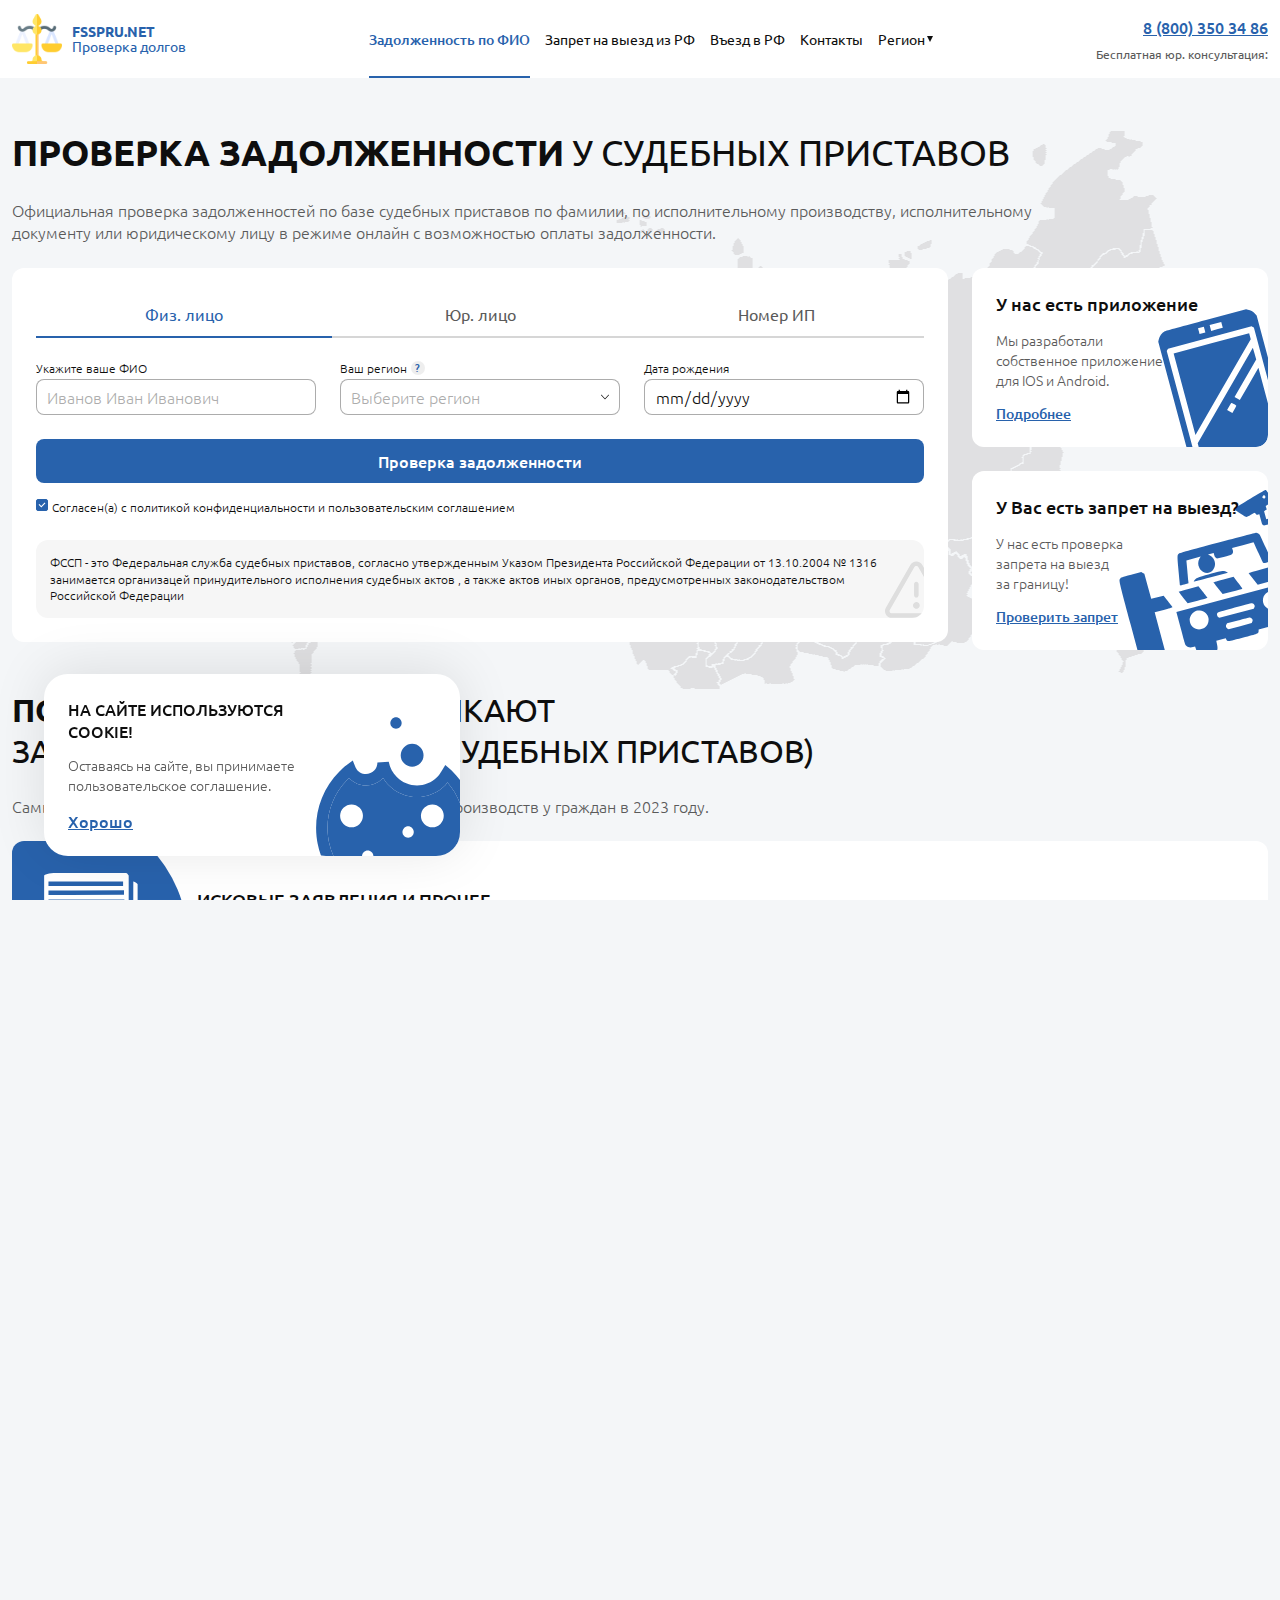
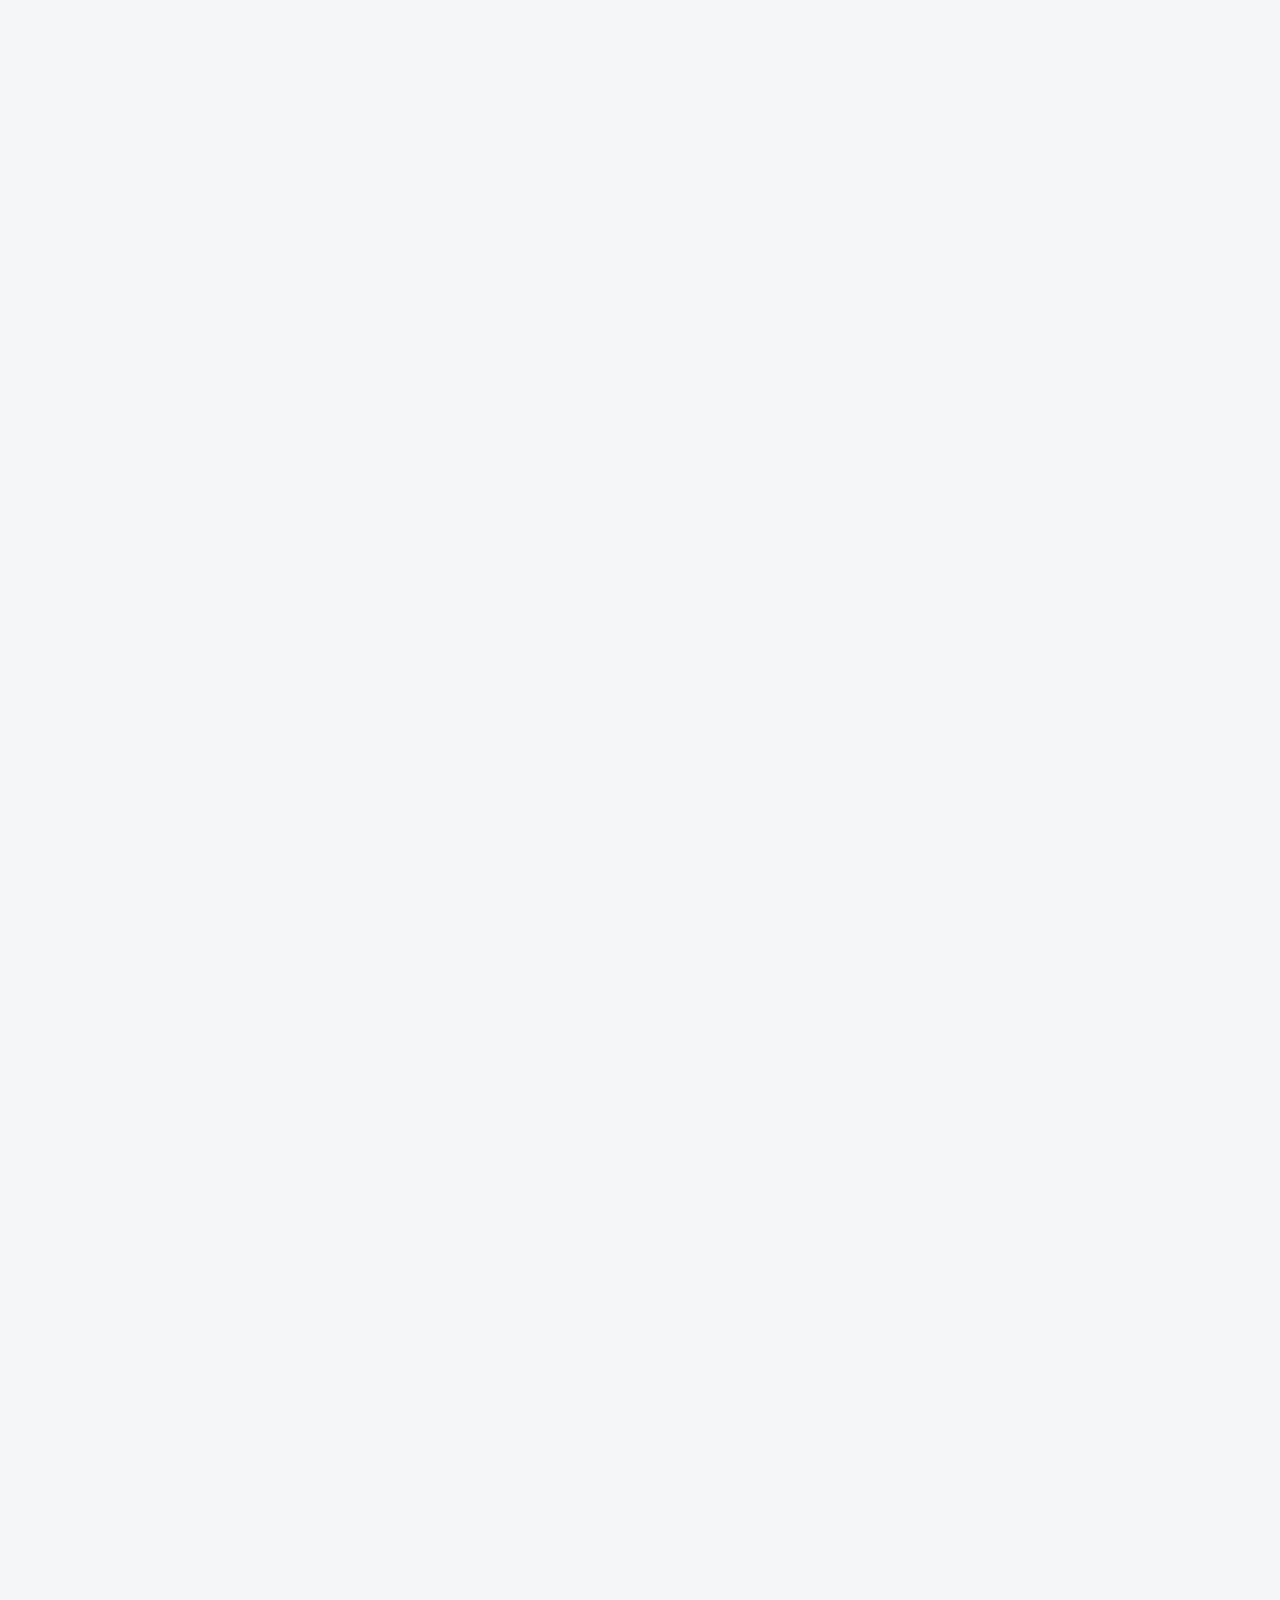
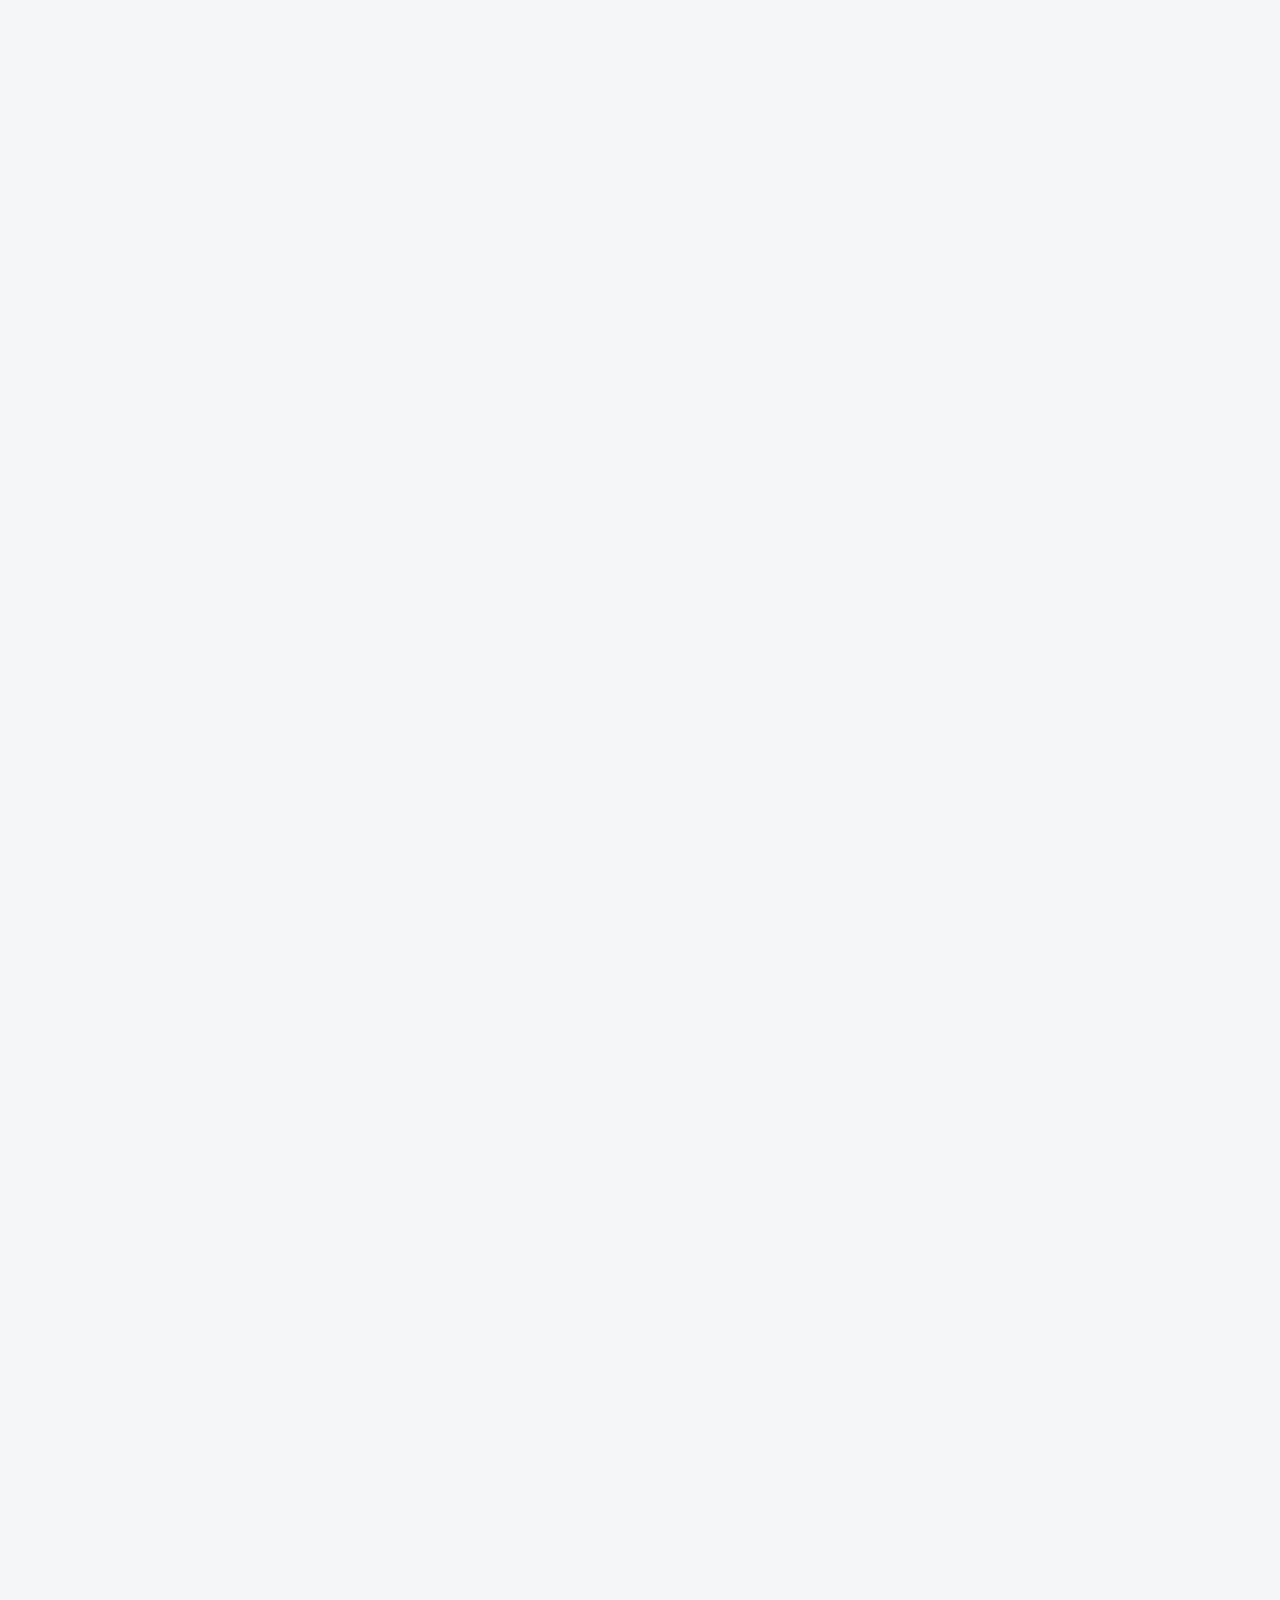
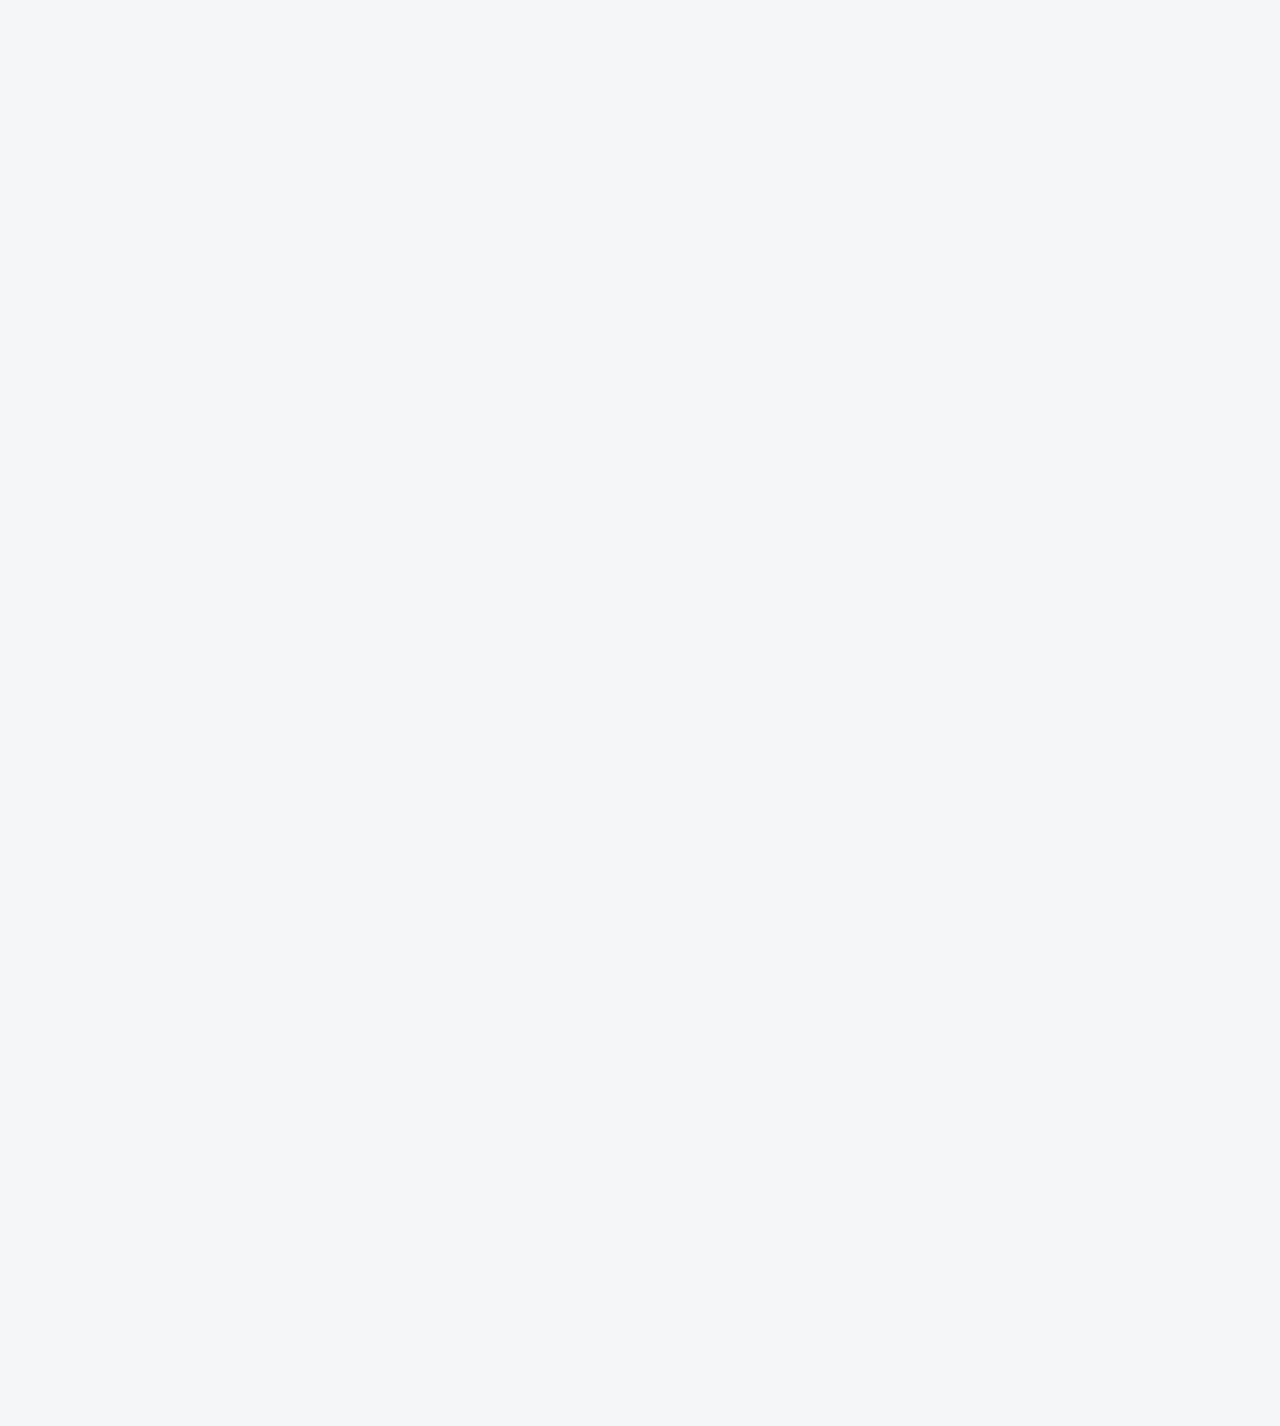
<file: index.html>
<!DOCTYPE html>
<html lang="ru">

<head>
	<meta charset="UTF-8">
	<meta http-equiv="X-UA-Compatible" content="IE=edge">
	<meta name="viewport" content="width=device-width, initial-scale=1.0">
	<title>ФССП проверка задолженности по фамилии - служба судебных приставов</title>
	<meta name="description"
		content="Онлайн проверка задолженности по базе службы судебных приставов за 5 минут с возможностью оплаты исполнительных производств за 2 минуты счеками OFD, поиск по юр. лицу" />
	<meta name="keywords" content="фссп, фссп проверка задолженности, судебный пристав" />
	<meta property="og:title" content="ФССП проверка задолженности по фамилии - служба судебных приставов" />
	<meta property="og:description"
		content="Онлайн проверка задолженности по базе службы судебных приставов за 5 минут с возможностью оплаты исполнительных производств за 2 минуты счеками OFD, поиск по юр. лицу" />
	<meta property="og:type" content="website" />
	<meta property="og:url" content="https://fsspru.net/" />
	<meta property="og:image" content="apple-touch-icon.png" />
	<link rel="shortcut icon" href="favicon.ico">
	<link rel="apple-touch-icon" sizes="144x144" href="apple-touch-icon.png">
	<link rel="icon" type="image/png" sizes="32x32" href="favicon-32x32.png">
	<link rel="icon" type="image/png" sizes="16x16" href="favicon-16x16.png">
	<link rel="manifest" href="site.webmanifest.txt">
	<link rel="mask-icon" href="safari-pinned-tab.svg" color="#5bbad5">
	<meta name="msapplication-TileColor" content="#da532c">
	<meta name="theme-color" content="#ffffff">
	<script type="application/ld+json">
    {
      "@context": "https://schema.org",
      "@type": "Organization",
      "url": "https://fsspru.net/",
      "logo": "https://fsspru.net/img/logo.png"
    }
  </script>

	<!-- add plugins css -->
	<link rel="stylesheet" href="css/bootstrap.min.css">
	<link rel="stylesheet" href="css/slick.css">
	<!-- add plugins css end -->

	<link rel="stylesheet" href="css/style.css">
	<link rel="stylesheet" href="css/header.css">
	<link rel="stylesheet" href="css/footer.css">
	<link rel="stylesheet" href="css/main.css">
	<link rel="stylesheet" href="css/media.css">
</head>

<body>



	<div class="overlay-bg"></div>
	<nav class="navbar navbar-expand-lg navbar-light fixed-top navbar-header">
		<div class="wrapperHeader">
			<div class="wrapperLogoAndBtn">
				<a class="navbar-brand wrapperLogo" href="index.html">
					<img src="img/logotip.png" class="logo" alt loading="lazy">
					<div class="textHeader">
						<strong>FSSPRU.NET</strong>
						<br>Проверка долгов
					</div>
				</a>
				<button class="navbar-toggler collapsed" type="button" data-toggle="collapse" data-target="#navbarText"
					aria-controls="navbarText" aria-expanded="false" aria-label="Toggle navigation">
					<span class="navbar-toggler-icon"></span>
				</button>
			</div>
			<div class="collapse navbar-collapse justify-content-between" id="navbarText">
				<ul class="nav navbar-nav wrapperLinksHeader align-items-center justify-content-between">
					<li class="nav-item"><a class="nav-link itemHeader active" href="index.html">Задолженность по ФИО</a></li>
					<li class="nav-item"><a class="nav-link itemHeader" href="proverit-zapret-na-vyezd-za-granitsu.html">Запрет на
							выезд из РФ</a></li>
					<li class="nav-item"><a class="nav-link itemHeader" href="proverit-zapret-na-vezd-v-rf.html">Въезд в РФ</a>
					</li>
					<li class="nav-item"><a class="nav-link itemHeader" href="kontakty.html">Контакты</a></li>
					<li class="nav-item dropdown"><a class="nav-link itemHeader dropdown-toggle" href="index.html#"
							data-toggle="dropdown">Регион
							<!-- <span class="caret"></span> -->
						</a>
						<div id="w2" class="dropdown-menu-left dropdown-menu">
							<div class="scroll-vertical">
								<a class="dropdown-item" href="region/altayskiy-kray.html">Алтайский край</a>
								<a class="dropdown-item" href="region/amurskaya-oblast.html">Амурская область</a>
								<a class="dropdown-item" href="region/arkhangelskaya-oblast.html">Архангельская область</a>
								<a class="dropdown-item" href="region/astrakhanskaya-oblast.html">Астраханская область</a>
								<a class="dropdown-item" href="region/belgorodskaya-oblast.html">Белгородская область</a>
								<a class="dropdown-item" href="region/bryanskaya-oblast.html">Брянская область</a>
								<a class="dropdown-item" href="region/vladimirskaya-oblast.html">Владимирская область</a>
								<a class="dropdown-item" href="region/volgogradskaya-oblast.html">Волгоградская область</a>
								<a class="dropdown-item" href="region/vologodskaya-oblast.html">Вологодская область</a>
								<a class="dropdown-item" href="region/voronezhskaya-oblast.html">Воронежская область</a>
								<a class="dropdown-item" href="region/yevreyskaya-avtonomnaya-oblast.html">Еврейская А.обл.</a>
								<a class="dropdown-item" href="region/zabaykalskiy-kray.html">Забайкальский край</a>
								<a class="dropdown-item" href="region/ivanovskaya-oblast.html">Ивановская область</a>
								<a class="dropdown-item" href="region/irkutskaya-oblast.html">Иркутская область</a>
								<a class="dropdown-item" href="region/kabardino-balkarskaya-respublika.html">Кабардино-Балкарская
									Республика</a>
								<a class="dropdown-item" href="region/kaliningradskaya-oblast.html">Калининградская область</a>
								<a class="dropdown-item" href="region/kaluzhskaya-oblast.html">Калужская область</a>
								<a class="dropdown-item" href="region/kamchatskiy-kray.html">Камчатский край</a>
								<a class="dropdown-item" href="region/karachayevo-cherkesskaya-respublika.html">Карачаево-Черкесская
									Республика</a>
								<a class="dropdown-item" href="region/kemerovskaya-oblast.html">Кемеровская область</a>
								<a class="dropdown-item" href="region/kirovskaya-oblast.html">Кировская область</a>
								<a class="dropdown-item" href="region/kostromskaya-oblast.html">Костромская область</a>
								<a class="dropdown-item" href="region/krasnodarskiy-kray.html">Краснодарский край</a>
								<a class="dropdown-item" href="region/krasnoyarskiy-kray.html">Красноярский край</a>
								<a class="dropdown-item" href="region/kurganskaya-oblast.html">Курганская область</a>
								<a class="dropdown-item" href="region/kurskaya-oblast.html">Курская область</a>
								<a class="dropdown-item" href="region/leningradskaya-oblast.html">Ленинградская область</a>
								<a class="dropdown-item" href="region/lipetskaya-oblast.html">Липецкая область</a>
								<a class="dropdown-item" href="region/magadanskaya-oblast.html">Магаданская область</a>
								<a class="dropdown-item" href="region/moskva.html">Москва</a>
								<a class="dropdown-item" href="region/moskovskaya-oblast.html">Московская область</a>
								<a class="dropdown-item" href="region/murmanskaya-oblast.html">Мурманская область</a>
								<a class="dropdown-item" href="region/nenetskiy-avtonomnyy-okrug.html">Ненецкий АО</a>
								<a class="dropdown-item" href="region/nizhegorodskaya-oblast.html">Нижегородская область</a>
								<a class="dropdown-item" href="region/novgorodskaya-oblast.html">Новгородская область</a>
								<a class="dropdown-item" href="region/novosibirskaya-oblast.html">Новосибирская область</a>
								<a class="dropdown-item" href="region/omskaya-oblast.html">Омская область</a>
								<a class="dropdown-item" href="region/orenburgskaya-oblast.html">Оренбургская область</a>
								<a class="dropdown-item" href="region/orlovskaya-oblast.html">Орловская область</a>
								<a class="dropdown-item" href="region/penzenskaya-oblast.html">Пензенская область</a>
								<a class="dropdown-item" href="region/permskiy-kray.html">Пермский край</a>
								<a class="dropdown-item" href="region/primorskiy-kray.html">Приморский край</a>
								<a class="dropdown-item" href="region/pskovskaya-oblast.html">Псковская область</a>
								<a class="dropdown-item" href="region/adygey-respublika.html">Республика Адыгея (Адыгея)</a>
								<a class="dropdown-item" href="region/altay-respublika.html">Республика Алтай</a>
								<a class="dropdown-item" href="region/bashkortostan-respublika.html">Республика Башкортостан</a>
								<a class="dropdown-item" href="region/buryatiya-respublika.html">Республика Бурятия</a>
								<a class="dropdown-item" href="region/dagestan-respublika.html">Республика Дагестан</a>
								<a class="dropdown-item" href="region/ingushetiya-respublika.html">Республика Ингушетия</a>
								<a class="dropdown-item" href="region/kalmykiya-respublika.html">Республика Калмыкия</a>
								<a class="dropdown-item" href="region/kareliya-respublika.html">Республика Карелия</a>
								<a class="dropdown-item" href="region/komi-respublika.html">Республика Коми</a>
								<a class="dropdown-item" href="region/avtonomnaya-respublika-krym.html">Республика Крым</a>
								<a class="dropdown-item" href="region/mariy-el-respublika.html">Республика Марий Эл</a>
								<a class="dropdown-item" href="region/mordoviya-respublika.html">Республика Мордовия</a>
								<a class="dropdown-item" href="region/saha-respublika.html">Республика Саха (Якутия)</a>
								<a class="dropdown-item" href="region/severnaya-osetiya-respublika.html">Республика Северная Осетия</a>
								<a class="dropdown-item" href="region/tatarstan-respublika.html">Республика Татарстан</a>
								<a class="dropdown-item" href="region/tyva-respublika.html">Республика Тыва</a>
								<a class="dropdown-item" href="region/khakasiya-respublika.html">Республика Хакасия</a>
								<a class="dropdown-item" href="region/rostovskaya-oblast.html">Ростовская область</a>
								<a class="dropdown-item" href="region/ryazanskaya-oblast.html">Рязанская область</a>
								<a class="dropdown-item" href="region/samarskaya-oblast.html">Самарская область</a>
								<a class="dropdown-item" href="region/sankt-peterburg.html">Санкт-Петербург</a>
								<a class="dropdown-item" href="region/saratovskaya-oblast.html">Саратовская область</a>
								<a class="dropdown-item" href="region/sakhalinskaya-oblast.html">Сахалинская область</a>
								<a class="dropdown-item" href="region/sverdlovskaya-oblast.html">Свердловская область</a>
								<a class="dropdown-item" href="region/sevastopol.html">Севастополь</a>
								<a class="dropdown-item" href="region/smolenskaya-oblast.html">Смоленская область</a>
								<a class="dropdown-item" href="region/stavropolskiy-kray.html">Ставропольский край</a>
								<a class="dropdown-item" href="region/tambovskaya-oblast.html">Тамбовская область</a>
								<a class="dropdown-item" href="region/tverskaya-oblast.html">Тверская область</a>
								<a class="dropdown-item" href="region/tomskaya-oblast.html">Томская область</a>
								<a class="dropdown-item" href="region/tulskaya-oblast.html">Тульская область</a>
								<a class="dropdown-item" href="region/tyumenskaya-oblast.html">Тюменская область</a>
								<a class="dropdown-item" href="region/udmurtskaya-respublika.html">Удмуртская Республика</a>
								<a class="dropdown-item" href="region/ulyanovskaya-oblast.html">Ульяновская область</a>
								<a class="dropdown-item" href="region/khabarovskiy-kray.html">Хабаровский край</a>
								<a class="dropdown-item" href="region/khanty-mansiyskiy-avtonomnyy-okrug.html">Ханты-Мансийский АО</a>
								<a class="dropdown-item" href="region/chelyabinskaya-oblast.html">Челябинская область</a>
								<a class="dropdown-item" href="region/chechenskaya-respublika.html">Чеченская Республика</a>
								<a class="dropdown-item" href="region/chuvashskaya-respublika.html">Чувашская Республика</a>
								<a class="dropdown-item" href="region/chukotskiy-avtonomnyy-okrug.html">Чукотский АО</a>
								<a class="dropdown-item" href="region/yamalo-nenetskiy-avtonomnyy-okrug.html">Ямало-Ненецкий АО</a>
								<a class="dropdown-item" href="region/yaroslavskaya-oblast.html">Ярославская область</a>
							</div>
						</div>
					</li>
				</ul>
				<div class="phoneHeader">
					<a href="tel:88003503486">8 (800) 350 34 86</a>
					<span>Бесплатная юр. консультация:</span>
				</div>
			</div>
		</div>
	</nav>

	<div class="mainWrapper">
		<div class="content">
			<main class="home" id="blockCheck">
				<div class="container">
					<div class="row">
						<div class="col-12 col-lg-10">
							<h1 class="titleHome">
								<strong>Проверка задолженности</strong> у судебных приставов
							</h1>
							<div class="descHome">
								<p>Официальная проверка задолженностей по базе судебных приставов по фамилии, по исполнительному
									производству,
									исполнительному документу или юридическому лицу в режиме онлайн с возможностью оплаты задолженности.
								</p>
							</div>
						</div>
					</div>

					<div class="row">
						<div class="col-12 col-lg-9">
							<div class="debtОfBailiffs card">
								<form action="/iss" class="tabs tabs-form home-form" id="fsspcheck" method="post">
									<div class="row">
										<div class="col-12">
											<div class="tabs-to-dropdown">
												<div class="nav-wrapper">
													<ul class="nav nav-pills nav-pills-dropdown d-none d-sm-flex nav-tabs wrapperRadioHome tabs__head" id="pills-tab"
														role="tablist">
														<li class="nav-item" role="presentation">
															<a class="nav-link active" id="individual" data-toggle="pill" href="#pills-individual" role="tab"
																aria-controls="pills-individual" aria-selected="true">Физ. лицо</a>
														</li>
														<li class="nav-item" role="presentation">
															<a class="nav-link" id="entity" data-toggle="pill" href="#pills-entity" role="tab" aria-controls="pills-entity"
																aria-selected="false">Юр. лицо</a>
														</li>
														<li class="nav-item" role="presentation">
															<a class="nav-link" id="ipNumber" data-toggle="pill" href="#pills-ipNumber" role="tab"
																aria-controls="pills-ipNumber" aria-selected="false">Номер ИП</a>
														</li>
													</ul>
												</div>

												<div class="tab-content tabs__content" id="pills-tabContent">
													<div class="tab-pane fade show active js-tab-content" id="pills-individual" role="tabpanel"
														aria-labelledby="individual" data-tab="1">
														<div class="row">
															<div class="col-12 col-sm-6 col-lg-4 mb-24">
																<div class="form-group">
																	<label for="fio">
																		<span class="input-title">
																			Укажите ваше ФИО
																		</span>
																	</label>
																	<input type="text" class="form-control" placeholder="Иванов Иван Иванович" id="fio"
																		name="fio" required="required">

																	<div class="dropdown-menu dropdown-menu-result">
																		<div class="dropdown-menu-result__head">
																			<p>Выберите вариант или продолжите ввод</p>
																		</div>

																		<ul class="list-result my-ul">
																			<li><a href="#"><span class="color-accent">Эду</span>ард</a></li>
																			<li><a href="#"><span class="color-accent">Эду</span>ард</a></li>
																			<li><a href="#"><span class="color-accent">Эду</span>ард</a></li>
																			<li><a href="#"><span class="color-accent">Эду</span>ард</a></li>
																			<li><a href="#"><span class="color-accent">Эду</span>ард</a></li>
																		</ul>
																	</div>
																</div>
															</div>
															<div class="col-12 col-sm-6 col-lg-4 mb-24">
																<div class="form-group">
																	<label>
																		<span class="input-title">
																			Ваш регион <span class="tooltip-wrapper"><span class="btn-tooptip">?</span><span
																					class="tooltip-box">
																					<span class="tooltip-box__close"></span>
																					Укажите
																					один из
																					вариантов: регион проживания, временного нахождения или постоянной
																					регистрации!</span></span>
																		</span>
																	</label>
																	<div class="dropdown dropdown-regions">
																		<input type="text" class="form-control input-dropdown" name="region"
																			required="required" placeholder="Выберите регион">
																		<div class="dropdown-menu">
																			<div class="scroll-vertical">
																				<a class="dropdown-item" href="region/altayskiy-kray.html">Алтайский край</a>
																				<a class="dropdown-item" href="region/amurskaya-oblast.html">Амурская
																					область</a>
																				<a class="dropdown-item" href="region/arkhangelskaya-oblast.html">Архангельская
																					область</a>
																				<a class="dropdown-item" href="region/astrakhanskaya-oblast.html">Астраханская
																					область</a>
																				<a class="dropdown-item" href="region/belgorodskaya-oblast.html">Белгородская
																					область</a>
																				<a class="dropdown-item" href="region/bryanskaya-oblast.html">Брянская
																					область</a>
																				<a class="dropdown-item" href="region/vladimirskaya-oblast.html">Владимирская
																					область</a>
																				<a class="dropdown-item" href="region/volgogradskaya-oblast.html">Волгоградская
																					область</a>
																				<a class="dropdown-item" href="region/vologodskaya-oblast.html">Вологодская
																					область</a>
																				<a class="dropdown-item" href="region/voronezhskaya-oblast.html">Воронежская
																					область</a>
																				<a class="dropdown-item"
																					href="region/yevreyskaya-avtonomnaya-oblast.html">Еврейская
																					А.обл.</a>
																				<a class="dropdown-item" href="region/zabaykalskiy-kray.html">Забайкальский
																					край</a>
																				<a class="dropdown-item" href="region/ivanovskaya-oblast.html">Ивановская
																					область</a>
																				<a class="dropdown-item" href="region/irkutskaya-oblast.html">Иркутская
																					область</a>
																				<a class="dropdown-item"
																					href="region/kabardino-balkarskaya-respublika.html">Кабардино-Балкарская
																					Республика</a>
																				<a class="dropdown-item"
																					href="region/kaliningradskaya-oblast.html">Калининградская
																					область</a>
																				<a class="dropdown-item" href="region/kaluzhskaya-oblast.html">Калужская
																					область</a>
																				<a class="dropdown-item" href="region/kamchatskiy-kray.html">Камчатский край</a>
																				<a class="dropdown-item"
																					href="region/karachayevo-cherkesskaya-respublika.html">Карачаево-Черкесская
																					Республика</a>
																				<a class="dropdown-item" href="region/kemerovskaya-oblast.html">Кемеровская
																					область</a>
																				<a class="dropdown-item" href="region/kirovskaya-oblast.html">Кировская
																					область</a>
																				<a class="dropdown-item" href="region/kostromskaya-oblast.html">Костромская
																					область</a>
																				<a class="dropdown-item" href="region/krasnodarskiy-kray.html">Краснодарский
																					край</a>
																				<a class="dropdown-item" href="region/krasnoyarskiy-kray.html">Красноярский
																					край</a>
																				<a class="dropdown-item" href="region/kurganskaya-oblast.html">Курганская
																					область</a>
																				<a class="dropdown-item" href="region/kurskaya-oblast.html">Курская область</a>
																				<a class="dropdown-item" href="region/leningradskaya-oblast.html">Ленинградская
																					область</a>
																				<a class="dropdown-item" href="region/lipetskaya-oblast.html">Липецкая
																					область</a>
																				<a class="dropdown-item" href="region/magadanskaya-oblast.html">Магаданская
																					область</a>
																				<a class="dropdown-item" href="region/moskva.html">Москва</a>
																				<a class="dropdown-item" href="region/moskovskaya-oblast.html">Московская
																					область</a>
																				<a class="dropdown-item" href="region/murmanskaya-oblast.html">Мурманская
																					область</a>
																				<a class="dropdown-item" href="region/nenetskiy-avtonomnyy-okrug.html">Ненецкий
																					АО</a>
																				<a class="dropdown-item" href="region/nizhegorodskaya-oblast.html">Нижегородская
																					область</a>
																				<a class="dropdown-item" href="region/novgorodskaya-oblast.html">Новгородская
																					область</a>
																				<a class="dropdown-item" href="region/novosibirskaya-oblast.html">Новосибирская
																					область</a>
																				<a class="dropdown-item" href="region/omskaya-oblast.html">Омская область</a>
																				<a class="dropdown-item" href="region/orenburgskaya-oblast.html">Оренбургская
																					область</a>
																				<a class="dropdown-item" href="region/orlovskaya-oblast.html">Орловская
																					область</a>
																				<a class="dropdown-item" href="region/penzenskaya-oblast.html">Пензенская
																					область</a>
																				<a class="dropdown-item" href="region/permskiy-kray.html">Пермский край</a>
																				<a class="dropdown-item" href="region/primorskiy-kray.html">Приморский край</a>
																				<a class="dropdown-item" href="region/pskovskaya-oblast.html">Псковская
																					область</a>
																				<a class="dropdown-item" href="region/adygey-respublika.html">Республика Адыгея
																					(Адыгея)</a>
																				<a class="dropdown-item" href="region/altay-respublika.html">Республика
																					Алтай</a>
																				<a class="dropdown-item" href="region/bashkortostan-respublika.html">Республика
																					Башкортостан</a>
																				<a class="dropdown-item" href="region/buryatiya-respublika.html">Республика
																					Бурятия</a>
																				<a class="dropdown-item" href="region/dagestan-respublika.html">Республика
																					Дагестан</a>
																				<a class="dropdown-item" href="region/ingushetiya-respublika.html">Республика
																					Ингушетия</a>
																				<a class="dropdown-item" href="region/kalmykiya-respublika.html">Республика
																					Калмыкия</a>
																				<a class="dropdown-item" href="region/kareliya-respublika.html">Республика
																					Карелия</a>
																				<a class="dropdown-item" href="region/komi-respublika.html">Республика Коми</a>
																				<a class="dropdown-item"
																					href="region/avtonomnaya-respublika-krym.html">Республика
																					Крым</a>
																				<a class="dropdown-item" href="region/mariy-el-respublika.html">Республика Марий
																					Эл</a>
																				<a class="dropdown-item" href="region/mordoviya-respublika.html">Республика
																					Мордовия</a>
																				<a class="dropdown-item" href="region/saha-respublika.html">Республика Саха
																					(Якутия)</a>
																				<a class="dropdown-item"
																					href="region/severnaya-osetiya-respublika.html">Республика
																					Северная Осетия</a>
																				<a class="dropdown-item" href="region/tatarstan-respublika.html">Республика
																					Татарстан</a>
																				<a class="dropdown-item" href="region/tyva-respublika.html">Республика Тыва</a>
																				<a class="dropdown-item" href="region/khakasiya-respublika.html">Республика
																					Хакасия</a>
																				<a class="dropdown-item" href="region/rostovskaya-oblast.html">Ростовская
																					область</a>
																				<a class="dropdown-item" href="region/ryazanskaya-oblast.html">Рязанская
																					область</a>
																				<a class="dropdown-item" href="region/samarskaya-oblast.html">Самарская
																					область</a>
																				<a class="dropdown-item" href="region/sankt-peterburg.html">Санкт-Петербург</a>
																				<a class="dropdown-item" href="region/saratovskaya-oblast.html">Саратовская
																					область</a>
																				<a class="dropdown-item" href="region/sakhalinskaya-oblast.html">Сахалинская
																					область</a>
																				<a class="dropdown-item" href="region/sverdlovskaya-oblast.html">Свердловская
																					область</a>
																				<a class="dropdown-item" href="region/sevastopol.html">Севастополь</a>
																				<a class="dropdown-item" href="region/smolenskaya-oblast.html">Смоленская
																					область</a>
																				<a class="dropdown-item" href="region/stavropolskiy-kray.html">Ставропольский
																					край</a>
																				<a class="dropdown-item" href="region/tambovskaya-oblast.html">Тамбовская
																					область</a>
																				<a class="dropdown-item" href="region/tverskaya-oblast.html">Тверская
																					область</a>
																				<a class="dropdown-item" href="region/tomskaya-oblast.html">Томская область</a>
																				<a class="dropdown-item" href="region/tulskaya-oblast.html">Тульская область</a>
																				<a class="dropdown-item" href="region/tyumenskaya-oblast.html">Тюменская
																					область</a>
																				<a class="dropdown-item" href="region/udmurtskaya-respublika.html">Удмуртская
																					Республика</a>
																				<a class="dropdown-item" href="region/ulyanovskaya-oblast.html">Ульяновская
																					область</a>
																				<a class="dropdown-item" href="region/khabarovskiy-kray.html">Хабаровский
																					край</a>
																				<a class="dropdown-item"
																					href="region/khanty-mansiyskiy-avtonomnyy-okrug.html">Ханты-Мансийский АО</a>
																				<a class="dropdown-item" href="region/chelyabinskaya-oblast.html">Челябинская
																					область</a>
																				<a class="dropdown-item" href="region/chechenskaya-respublika.html">Чеченская
																					Республика</a>
																				<a class="dropdown-item" href="region/chuvashskaya-respublika.html">Чувашская
																					Республика</a>
																				<a class="dropdown-item"
																					href="region/chukotskiy-avtonomnyy-okrug.html">Чукотский
																					АО</a>
																				<a class="dropdown-item"
																					href="region/yamalo-nenetskiy-avtonomnyy-okrug.html">Ямало-Ненецкий АО</a>
																				<a class="dropdown-item" href="region/yaroslavskaya-oblast.html">Ярославская
																					область</a>
																			</div>
																		</div>
																	</div>
																</div>
															</div>
															<div class="col-12 col-sm-6 col-lg-4 mb-24">
																<div class="form-group">
																	<label for="inputBirthDay">
																		<span class="input-title">Дата рождения</span>
																	</label>
																	<input type="date" class="form-control datepicker" name="inputBirthDay"
																		id="inputBirthDay">
																</div>
															</div>
														</div>
													</div>

													<div class="tab-pane fade js-tab-content" id="pills-entity" role="tabpanel"
														aria-labelledby="entity" data-tab="2">
														<div class="row">
															<div class="col-12 col-sm-6 col-lg-4 mb-24">
																<div class="form-group">
																	<label for="businessName" class="error-label">
																		<span class="input-title">
																			Наименование предприятия:
																		</span>
																	</label>
																	<input type="text" class="form-control error-label-input" placeholder="ООО “Ромашка”"
																		name="businessName" id="businessName" required="required">
																	<div class="error-box">Неправильно заполненно имя</div>
																</div>
															</div>
															<div class="col-12 col-sm-6 col-lg-4 mb-24">
																<div class="form-group">
																	<label>
																		<span class="input-title">
																			Ваш регион <span class="tooltip-wrapper"><span class="btn-tooptip">?</span><span
																					class="tooltip-box"><span class="tooltip-box__close"></span>
																					Укажите
																					один из
																					вариантов: регион проживания, временного нахождения или постоянной
																					регистрации!</span></span>
																		</span>
																	</label>
																	<div class="dropdown dropdown-regions">
																		<input type="text" class="form-control input-dropdown" required="required"
																			placeholder="Выберите регион" name="region">
																		<div class="dropdown-menu">
																			<div class="scroll-vertical">
																				<a class="dropdown-item" href="region/altayskiy-kray.html">Алтайский край</a>
																				<a class="dropdown-item" href="region/amurskaya-oblast.html">Амурская
																					область</a>
																				<a class="dropdown-item" href="region/arkhangelskaya-oblast.html">Архангельская
																					область</a>
																				<a class="dropdown-item" href="region/astrakhanskaya-oblast.html">Астраханская
																					область</a>
																				<a class="dropdown-item" href="region/belgorodskaya-oblast.html">Белгородская
																					область</a>
																				<a class="dropdown-item" href="region/bryanskaya-oblast.html">Брянская
																					область</a>
																				<a class="dropdown-item" href="region/vladimirskaya-oblast.html">Владимирская
																					область</a>
																				<a class="dropdown-item" href="region/volgogradskaya-oblast.html">Волгоградская
																					область</a>
																				<a class="dropdown-item" href="region/vologodskaya-oblast.html">Вологодская
																					область</a>
																				<a class="dropdown-item" href="region/voronezhskaya-oblast.html">Воронежская
																					область</a>
																				<a class="dropdown-item"
																					href="region/yevreyskaya-avtonomnaya-oblast.html">Еврейская
																					А.обл.</a>
																				<a class="dropdown-item" href="region/zabaykalskiy-kray.html">Забайкальский
																					край</a>
																				<a class="dropdown-item" href="region/ivanovskaya-oblast.html">Ивановская
																					область</a>
																				<a class="dropdown-item" href="region/irkutskaya-oblast.html">Иркутская
																					область</a>
																				<a class="dropdown-item"
																					href="region/kabardino-balkarskaya-respublika.html">Кабардино-Балкарская
																					Республика</a>
																				<a class="dropdown-item"
																					href="region/kaliningradskaya-oblast.html">Калининградская
																					область</a>
																				<a class="dropdown-item" href="region/kaluzhskaya-oblast.html">Калужская
																					область</a>
																				<a class="dropdown-item" href="region/kamchatskiy-kray.html">Камчатский край</a>
																				<a class="dropdown-item"
																					href="region/karachayevo-cherkesskaya-respublika.html">Карачаево-Черкесская
																					Республика</a>
																				<a class="dropdown-item" href="region/kemerovskaya-oblast.html">Кемеровская
																					область</a>
																				<a class="dropdown-item" href="region/kirovskaya-oblast.html">Кировская
																					область</a>
																				<a class="dropdown-item" href="region/kostromskaya-oblast.html">Костромская
																					область</a>
																				<a class="dropdown-item" href="region/krasnodarskiy-kray.html">Краснодарский
																					край</a>
																				<a class="dropdown-item" href="region/krasnoyarskiy-kray.html">Красноярский
																					край</a>
																				<a class="dropdown-item" href="region/kurganskaya-oblast.html">Курганская
																					область</a>
																				<a class="dropdown-item" href="region/kurskaya-oblast.html">Курская область</a>
																				<a class="dropdown-item" href="region/leningradskaya-oblast.html">Ленинградская
																					область</a>
																				<a class="dropdown-item" href="region/lipetskaya-oblast.html">Липецкая
																					область</a>
																				<a class="dropdown-item" href="region/magadanskaya-oblast.html">Магаданская
																					область</a>
																				<a class="dropdown-item" href="region/moskva.html">Москва</a>
																				<a class="dropdown-item" href="region/moskovskaya-oblast.html">Московская
																					область</a>
																				<a class="dropdown-item" href="region/murmanskaya-oblast.html">Мурманская
																					область</a>
																				<a class="dropdown-item" href="region/nenetskiy-avtonomnyy-okrug.html">Ненецкий
																					АО</a>
																				<a class="dropdown-item" href="region/nizhegorodskaya-oblast.html">Нижегородская
																					область</a>
																				<a class="dropdown-item" href="region/novgorodskaya-oblast.html">Новгородская
																					область</a>
																				<a class="dropdown-item" href="region/novosibirskaya-oblast.html">Новосибирская
																					область</a>
																				<a class="dropdown-item" href="region/omskaya-oblast.html">Омская область</a>
																				<a class="dropdown-item" href="region/orenburgskaya-oblast.html">Оренбургская
																					область</a>
																				<a class="dropdown-item" href="region/orlovskaya-oblast.html">Орловская
																					область</a>
																				<a class="dropdown-item" href="region/penzenskaya-oblast.html">Пензенская
																					область</a>
																				<a class="dropdown-item" href="region/permskiy-kray.html">Пермский край</a>
																				<a class="dropdown-item" href="region/primorskiy-kray.html">Приморский край</a>
																				<a class="dropdown-item" href="region/pskovskaya-oblast.html">Псковская
																					область</a>
																				<a class="dropdown-item" href="region/adygey-respublika.html">Республика Адыгея
																					(Адыгея)</a>
																				<a class="dropdown-item" href="region/altay-respublika.html">Республика
																					Алтай</a>
																				<a class="dropdown-item" href="region/bashkortostan-respublika.html">Республика
																					Башкортостан</a>
																				<a class="dropdown-item" href="region/buryatiya-respublika.html">Республика
																					Бурятия</a>
																				<a class="dropdown-item" href="region/dagestan-respublika.html">Республика
																					Дагестан</a>
																				<a class="dropdown-item" href="region/ingushetiya-respublika.html">Республика
																					Ингушетия</a>
																				<a class="dropdown-item" href="region/kalmykiya-respublika.html">Республика
																					Калмыкия</a>
																				<a class="dropdown-item" href="region/kareliya-respublika.html">Республика
																					Карелия</a>
																				<a class="dropdown-item" href="region/komi-respublika.html">Республика Коми</a>
																				<a class="dropdown-item"
																					href="region/avtonomnaya-respublika-krym.html">Республика
																					Крым</a>
																				<a class="dropdown-item" href="region/mariy-el-respublika.html">Республика Марий
																					Эл</a>
																				<a class="dropdown-item" href="region/mordoviya-respublika.html">Республика
																					Мордовия</a>
																				<a class="dropdown-item" href="region/saha-respublika.html">Республика Саха
																					(Якутия)</a>
																				<a class="dropdown-item"
																					href="region/severnaya-osetiya-respublika.html">Республика
																					Северная Осетия</a>
																				<a class="dropdown-item" href="region/tatarstan-respublika.html">Республика
																					Татарстан</a>
																				<a class="dropdown-item" href="region/tyva-respublika.html">Республика Тыва</a>
																				<a class="dropdown-item" href="region/khakasiya-respublika.html">Республика
																					Хакасия</a>
																				<a class="dropdown-item" href="region/rostovskaya-oblast.html">Ростовская
																					область</a>
																				<a class="dropdown-item" href="region/ryazanskaya-oblast.html">Рязанская
																					область</a>
																				<a class="dropdown-item" href="region/samarskaya-oblast.html">Самарская
																					область</a>
																				<a class="dropdown-item" href="region/sankt-peterburg.html">Санкт-Петербург</a>
																				<a class="dropdown-item" href="region/saratovskaya-oblast.html">Саратовская
																					область</a>
																				<a class="dropdown-item" href="region/sakhalinskaya-oblast.html">Сахалинская
																					область</a>
																				<a class="dropdown-item" href="region/sverdlovskaya-oblast.html">Свердловская
																					область</a>
																				<a class="dropdown-item" href="region/sevastopol.html">Севастополь</a>
																				<a class="dropdown-item" href="region/smolenskaya-oblast.html">Смоленская
																					область</a>
																				<a class="dropdown-item" href="region/stavropolskiy-kray.html">Ставропольский
																					край</a>
																				<a class="dropdown-item" href="region/tambovskaya-oblast.html">Тамбовская
																					область</a>
																				<a class="dropdown-item" href="region/tverskaya-oblast.html">Тверская
																					область</a>
																				<a class="dropdown-item" href="region/tomskaya-oblast.html">Томская область</a>
																				<a class="dropdown-item" href="region/tulskaya-oblast.html">Тульская область</a>
																				<a class="dropdown-item" href="region/tyumenskaya-oblast.html">Тюменская
																					область</a>
																				<a class="dropdown-item" href="region/udmurtskaya-respublika.html">Удмуртская
																					Республика</a>
																				<a class="dropdown-item" href="region/ulyanovskaya-oblast.html">Ульяновская
																					область</a>
																				<a class="dropdown-item" href="region/khabarovskiy-kray.html">Хабаровский
																					край</a>
																				<a class="dropdown-item"
																					href="region/khanty-mansiyskiy-avtonomnyy-okrug.html">Ханты-Мансийский АО</a>
																				<a class="dropdown-item" href="region/chelyabinskaya-oblast.html">Челябинская
																					область</a>
																				<a class="dropdown-item" href="region/chechenskaya-respublika.html">Чеченская
																					Республика</a>
																				<a class="dropdown-item" href="region/chuvashskaya-respublika.html">Чувашская
																					Республика</a>
																				<a class="dropdown-item"
																					href="region/chukotskiy-avtonomnyy-okrug.html">Чукотский
																					АО</a>
																				<a class="dropdown-item"
																					href="region/yamalo-nenetskiy-avtonomnyy-okrug.html">Ямало-Ненецкий АО</a>
																				<a class="dropdown-item" href="region/yaroslavskaya-oblast.html">Ярославская
																					область</a>
																			</div>
																		</div>
																	</div>
																</div>
															</div>
															<div class="col-12 col-sm-6 col-lg-4 mb-24">
																<div class="form-group">
																	<label for="addressEnterprises">
																		<span class="input-title">Адрес предприятия:</span>
																	</label>
																	<input type="text" class="form-control" placeholder="Москва, ул. Ленина дом 22"
																		name="addressEnterprises" id="addressEnterprises">
																</div>
															</div>
														</div>
													</div>
													<div class="tab-pane fade js-tab-content" id="pills-ipNumber" role="tabpanel"
														aria-labelledby="ipNumber" data-tab="3">
														<div class="row">
															<div class="col-12 mb-24">
																<div class="form-group">
																	<label for="enforcementNumber">
																		<span class="input-title">
																			Номер исполнительного производства:
																		</span>
																		<input type="text" class="form-control"
																			placeholder="Укажите в формате n..n/yy/dd/rr или n..n/yy/ddddd-ИП"
																			name="enforcementNumber" id="enforcementNumber" required="required">
																	</label>
																</div>
															</div>
														</div>
													</div>
												</div>
											</div>
										</div>
									</div>
									<div class="row">
										<div class="col-12 mb-16">
											<button type="submit" data-badge="inline" class="btn btnSearch btn-accent w-100"
												onclick="ym(70699780,'reachGoal','7886789');return true;">Проверка задолженности
											</button>
										</div>

										<div class="col-12">
											<label class="form-check-label">
												<input class="form-check-input checkBoxAgreePrivacy" type="checkbox" checked
													required="required">
												<span class="checkbox-custom"></span>
												<span class="checkbox-text">Согласен(а) с политикой конфиденциальности и пользовательским
													соглашением</span>
											</label>
										</div>
									</div>

									<div class="row">
										<div class="col-12">
											<div class="formDescIndividual">
												<div class="logoText">
													ФССП - это Федеральная служба судебных приставов, согласно утвержденным Указом Президента
													Российской Федерации
													от 13.10.2004 № 1316 занимается организацей принудительного исполнения судебных актов , а
													также
													актов иных
													органов, предусмотренных законодательством Российской Федерации
												</div>
											</div>
										</div>
									</div>

								</form>
							</div>
						</div>

						<div class="col-12 col-lg-3 d-flex flex-wrap">
							<div class="blockCheck-box">
								<div class="blockCheck-box__content">
									<h3>У нас есть приложение</h3>
									<div class="box-text">
										<p>Мы разработали собственное приложение для IOS и Android.</p>
									</div>
									<a href="#application" class="color-accent text-decoration-line font-500 go_to">Подробнее</a>
								</div>
								<div class="blockCheck-box__icon"><img src="img/home-icon1.svg" alt=""></div>
							</div>
							<div class="blockCheck-box">
								<div class="blockCheck-box__content">
									<h3>У Вас есть запрет на выезд?</h3>
									<div class="box-text">
										<p>У нас есть проверка запрета на выезд за границу!</p>
									</div>
									<a href="#" class="color-accent text-decoration-line font-500">Проверить запрет</a>
								</div>
								<div class="blockCheck-box__icon"><img src="img/home-icon2.svg" alt=""></div>
							</div>
						</div>
					</div>
				</div>
			</main>

			<section class="causes">
				<div class="container">
					<div class="row">
						<div class="col-12 col-lg-8">
							<h2 class="titleCardsInfo">
								<strong>По какой причине</strong> возникают задолженности в ФССП (судебных приставов)
							</h2>
							<div class="descCardsInfo">
								<p>Самые частые причины возникновекния исполнительных производств у граждан в 2023 году.</p>
							</div>
						</div>
					</div>

					<div class="row">
						<div class="col-12 mb-24">
							<div class="card cardDebtFCCP">
								<div class="card-icon">
									<img class="icoForCardTitle" src="img/sud.svg" alt="Суды в ФССП РФ" loading="lazy">
								</div>
								<div class="card-body">
									<div class="titleCardDebtFCCP">
										<h3 class="questionInAnswerAndQuestion">
											Исковые заявления и прочее
										</h3>
									</div>
									<div class="box-text">
										<p>
											При ведение судебного дела могут быть задолженности согласно исковому заявлению. Мы настоятельно
											рекомендуем оплачивать
											такие задолженности в первую очередь такие платежи могут быть переданы в ФССП Росиийской
											Федерации.
										</p>
									</div>
								</div>
							</div>
						</div>
						<div class="col-12 mb-24">
							<div class="card cardDebtFCCP">
								<div class="card-icon">
									<img class="icoForCardTitle" src="img/gibdd.svg" alt="Задолженности ГИБДД в ФССП" loading="lazy">
								</div>
								<div class="card-body">
									<div class="titleCardDebtFCCP">
										<h3 class="questionInAnswerAndQuestion">
											Штрафы ГИБДД
										</h3>
									</div>
									<div class="box-text">
										<p>
											На оплату штрафов ГИБДД выделяется срок 70 дней. Если за этот срок гражданин не оплатит штраф
											ГИБДД
											попадает в службу
											судебных приставов, если не оплатить штраф его могут списать с банковской карты. Привлечь
											к ответсвенности можно
											не позднее 1 года, максимальный срок исполнительного производства по штрафам ГИБДД 2 года.
											Для того
											чтобы штрафы ГИБДД
											не попадали к судебным приставам рекомендуем регулярно проводить проверку на наличие штрафов ГИБДД
											на сайте гибдд рф
										</p>
									</div>
								</div>
							</div>
						</div>
						<div class="col-12 mb-24">
							<div class="card cardDebtFCCP">
								<div class="card-icon">
									<img class="icoForCardTitle" src="img/nalog.svg" alt="Налоговая задолженность в ФССП" loading="lazy">
								</div>
								<div class="card-body">
									<div class="titleCardDebtFCCP">
										<h3 class="questionInAnswerAndQuestion">
											Налоговая задолженность
										</h3>
									</div>
									<div class="box-text">
										<p>
											Информация о налоговой задолженности находится не только в базе ФССП но и непосредственно
											в налогой ФНС. Если гражданин
											не будет производить оплату налогов, судебные приставы начнуть исполнительное производство и будут
											списывать средства
											принудительно, возможны дополнительные штрафы. Для проверки налоговой задолженности рекомендуем
											проводить проверку
											долгов через личный кабинет ФЗ на сайте nalog.gov.ru
										</p>
									</div>
								</div>
							</div>
						</div>
						<div class="col-12">
							<div class="card cardDebtFCCP">
								<div class="card-icon">
									<img class="icoForCardTitle" src="img/credit.svg" alt="Проверить задолженности в ФССП кредиты"
										loading="lazy">
								</div>
								<div class="card-body">
									<div class="titleCardDebtFCCP">
										<h3 class="questionInAnswerAndQuestion">
											Ипотека, кредиты, займы, микрозаймы.
										</h3>
									</div>
									<div class="box-text">
										<p>
											Каждый банк устанавливает срок на оплату потребительских кредитов (ипотеки), этот срок прописан
											в договоре. Если у вас
											будет большая просрочка по кредитам, на вас заведут исполнительное производство и денежные
											средства будут списываться
											в принудительном порядке с карт и заработной платы. Обращаем ваше внимание ранее работала схема
											когда гражданин
											пользовался кредитной картой а потом делал просто прямой перевод по реквизитам банка,
											так удавалось избежать списания,
											сейчас средств списывают до того как они попали в кредитную огранизацию, пристав по запросу делает
											списание.
										</p>
									</div>
								</div>
							</div>
						</div>
					</div>
				</div>
			</section>


			<section class="application-section" id="application">
				<div class="container">
					<div class="row">
						<div class="col-12">
							<div class="cardWhite">
								<div class="row">
									<div class="col-12 col-lg-6 order-lg-1">
										<div class="application-section__images">
											<div class="application-qr">
												<img src="img/qr.png" alt="приложение фссп" loading="lazy">
												<p>Наведите камеру или сканер QR-кодов</p>
											</div>
											<div class="application-mobile"><img src="img/mobile-application.png" alt=""></div>
											<div class="application-links d-none d-lg-flex">
												<a href="https://play.google.com/store/apps/details?id=com.fssp.app" target="_blank"
													rel="nofollow" onclick="ym(70699780,'reachGoal','and');return true;"
													class="application-links__item"><img src="img/android.webp"
														alt="приложение судебные приставы на android" loading="lazy"></a>
												<a href="https://apps.apple.com/app/%D1%84%D1%81%D1%81%D0%BF-%D0%BF%D1%80%D0%BE%D0%B2%D0%B5%D1%80%D0%BA%D0%B0-%D0%B4%D0%BE%D0%BB%D0%B3%D0%BE%D0%B2-%D0%BF%D0%BE-%D1%84%D0%B8%D0%BE/id1628348859?platform=iphone"
													target="_blank" rel="nofollow" onclick="ym(70699780,'reachGoal','ios');return true;"
													class="application-links__item"><img src="img/apple.png" alt="приложение фссп на iphone"
														loading="lazy"></a>
												<a href="https://appgallery.huawei.com/app/C106583957?sharePrepath=ag&locale=ru_RU&source=appshare&subsource=C106583957&shareTo=com.miui.notes&shareFrom=appmarket&shareIds=9da7dad602664925b974f5bab81a027b_com.miui.notes&callType=SHARE"
													target="_blank" rel="nofollow" onclick="ym(70699780,'reachGoal','hua');return true;"
													class="application-links__item"><img src="img/huawei.png" alt="приложение фссп для хуавей"
														loading="lazy"></a>
											</div>
										</div>
									</div>
									<div class="col-12 col-lg-6">
										<div class="application-section__content">
											<h2 class="titleCardsInfo"><strong>Приложение</strong> для поиска долгов по базе ФССП, ГИБДД, ФНС,
												ЖКХ (новая
												версия от
												19.07.2023 года)</h2>
											<div class="application-links d-flex d-lg-none">
												<a href="https://play.google.com/store/apps/details?id=com.fssp.app" target="_blank"
													rel="nofollow" onclick="ym(70699780,'reachGoal','and');return true;"
													class="application-links__item"><img src="img/android.webp"
														alt="приложение судебные приставы на android" loading="lazy"></a>
												<a href="https://apps.apple.com/app/%D1%84%D1%81%D1%81%D0%BF-%D0%BF%D1%80%D0%BE%D0%B2%D0%B5%D1%80%D0%BA%D0%B0-%D0%B4%D0%BE%D0%BB%D0%B3%D0%BE%D0%B2-%D0%BF%D0%BE-%D1%84%D0%B8%D0%BE/id1628348859?platform=iphone"
													target="_blank" rel="nofollow" onclick="ym(70699780,'reachGoal','ios');return true;"
													class="application-links__item"><img src="img/apple.png" alt="приложение фссп на iphone"
														loading="lazy"></a>
												<a href="https://appgallery.huawei.com/app/C106583957?sharePrepath=ag&locale=ru_RU&source=appshare&subsource=C106583957&shareTo=com.miui.notes&shareFrom=appmarket&shareIds=9da7dad602664925b974f5bab81a027b_com.miui.notes&callType=SHARE"
													target="_blank" rel="nofollow" onclick="ym(70699780,'reachGoal','hua');return true;"
													class="application-links__item"><img src="img/huawei.png" alt="приложение фссп для хуавей"
														loading="lazy"></a>
											</div>
											<ul class="application-advantages-list my-ul">
												<li>Проверка долгов по базе ФССП + ГИС ГМП (актуальные долги)</li>
												<li>Полная информация по номеру испол. производства</li>
												<li>Подача электронного обращения приставу</li>
												<li>Номера телефонов судебных приставов</li>
												<li>Оповещение о новых задолженностях</li>
												<li>При оплате выдача платежного поручения</li>
												<li>Проверка долгов в ФНС, штрафов ГИБДД, ЖКХ</li>
											</ul>
										</div>
									</div>

								</div>
							</div>
						</div>
					</div>

				</div>
			</section>

			<section class="payments-advantages">
				<div class="container">
					<div class="row">
						<div class="col-12">
							<div class="cardWhite">
								<div class="row">
									<div class="col-12 col-xl-6">
										<div class="payments-advantages__image"><img src="img/payments-screen.png" alt=""></div>
									</div>
									<div class="col-12 col-xl-6">
										<div class="payments-advantages__content">
											<h2 class="titleCardsInfo">
												<strong>Все платежи</strong> осуществляем в день оплаты и Без задержек
											</h2>
											<div class="descCardsInfo">
												<p>После оплаты мы предоставляем платёжное поручение что гарантирует успешное проведение платежа
													в адрес судебных
													приставов. 100% гарантия погашения!
												</p>
											</div>

											<div class="payments-advantages-box">
												<div class="payments-advantages-box__icon">
													<img src="img/payments-icon1.svg" alt="">
												</div>
												<div class="payments-advantages-box__body">
													<h3>МОБИ.ДЕНЬГИ</h3>
													<div class="box-text">
														<p>Расчеты по переводу денежных средств осуществляет ООО НКО «МОБИ.ДЕНЬГИ».</p>
													</div>
												</div>
											</div>
											<div class="payments-advantages-box">
												<div class="payments-advantages-box__icon">
													<img src="img/payments-icon2.svg" alt="">
												</div>
												<div class="payments-advantages-box__body">
													<h3>Лицензия</h3>
													<div class="box-text">
														<p>Лицензия ЦБ РФ № 3523-К от 28.11.2016 г. (<a href="#"
																class="color-accent d-inline text-decoration-line">ознакомиться</a>)</p>
													</div>
												</div>
											</div>
											<div class="payments-advantages-box">
												<div class="payments-advantages-box__icon">
													<img src="img/payments-icon3.svg" alt="">
												</div>
												<div class="payments-advantages-box__body">
													<h3>представительсво НКО</h3>
													<div class="box-text">
														<p>191123, г. Санкт-Петербург, ул. Радищева, д. 39, Литера В. (<a href="#"
																class="color-accent d-inline text-decoration-line">Подробнее</a>)</p>
													</div>
												</div>
											</div>
										</div>
									</div>
								</div>
							</div>
						</div>
					</div>
				</div>
			</section>

			<section class="regions m-64">
				<div class="container">
					<div class="row">
						<div class="col-12">
							<div class="cardWhite">
								<div class="row">
									<div class="col-12 col-lg-10">
										<h2 class="titleCardsInfo"><strong>ФССП России</strong> в регионах и областях, актуальная информация
											2023 года</h2>
										<div class="descCardsInfo">
											<p>Номера телефона ФССП и адреса на карте, по всем регионам Российской Федерации, просто введите и
												/
												или выберите ваш
												регион.</p>
										</div>

										<a href="#" class="toggle-regions color-accent">
											<span>Раскрыть список</span>
											<svg class="svg-icon">
												<use xlink:href="img/sprite.svg#arrow-bottom"></use>
											</svg>
										</a>
									</div>
									<div class="col-12 col-lg-2 d-none d-lg-block">
										<div class="regions-image"><img src="img/regions.png" alt=""></div>
									</div>
								</div>
								<div class="ulRegions-wrapper">
									<div class="row">
										<div class="col-12">
											<ul class="ulRegions my-ul">
												<li><a href="region/altayskiy-kray.html">Алтайский край</a></li>
												<li><a href="region/belgorodskaya-oblast.html">Белгородская область</a></li>
												<li><a href="region/vologodskaya-oblast.html">Вологодская область</a></li>
												<li><a href="region/ivanovskaya-oblast.html">Ивановская область</a></li>
												<li><a href="region/kaluzhskaya-oblast.html">Калужская область</a></li>
												<li><a href="region/kirovskaya-oblast.html">Кировская область</a></li>
												<li><a href="region/kurganskaya-oblast.html">Курганская область</a></li>
												<li><a href="region/magadanskaya-oblast.html">Магаданская область</a></li>
												<li><a href="region/nenetskiy-avtonomnyy-okrug.html">Ненецкий АО</a></li>
												<li><a href="region/omskaya-oblast.html">Омская область</a></li>
												<li><a href="region/permskiy-kray.html">Пермский край</a></li>
												<li><a href="region/altay-respublika.html">Республика Алтай</a></li>
												<li><a href="region/ingushetiya-respublika.html">Республика Ингушетия</a></li>
												<li><a href="region/avtonomnaya-respublika-krym.html">Республика Крым</a></li>
												<li><a href="region/severnaya-osetiya-respublika.html">Республика Северная Осетия</a></li>
												<li><a href="region/rostovskaya-oblast.html">Ростовская область</a></li>
												<li><a href="region/saratovskaya-oblast.html">Саратовская область</a></li>
												<li><a href="region/smolenskaya-oblast.html">Смоленская область</a></li>
												<li><a href="region/tomskaya-oblast.html">Томская область</a></li>
												<li><a href="region/ulyanovskaya-oblast.html">Ульяновская область</a></li>
												<li><a href="region/chechenskaya-respublika.html">Чеченская Республика</a></li>
												<li><a href="region/yaroslavskaya-oblast.html">Ярославская область</a></li>
												<li><a href="region/amurskaya-oblast.html">Амурская область</a></li>
												<li><a href="region/bryanskaya-oblast.html">Брянская область</a></li>
												<li><a href="region/voronezhskaya-oblast.html">Воронежская область</a></li>
												<li><a href="region/irkutskaya-oblast.html">Иркутская область</a></li>
												<li><a href="region/kamchatskiy-kray.html">Камчатский край</a></li>
												<li><a href="region/kostromskaya-oblast.html">Костромская область</a></li>
												<li><a href="region/kurskaya-oblast.html">Курская область</a></li>
												<li><a href="region/moskva.html" class="color-accent">Москва</a></li>
												<li><a href="region/nizhegorodskaya-oblast.html">Нижегородская область</a></li>
												<li><a href="region/orenburgskaya-oblast.html">Оренбургская область</a></li>
												<li><a href="region/primorskiy-kray.html">Приморский край</a></li>
												<li><a href="region/bashkortostan-respublika.html">Республика Башкортостан</a></li>
												<li><a href="region/kalmykiya-respublika.html">Республика Калмыкия</a></li>
												<li><a href="region/mariy-el-respublika.html">Республика Марий Эл</a></li>
												<li><a href="region/tatarstan-respublika.html">Республика Татарстан</a></li>
												<li><a href="region/ryazanskaya-oblast.html">Рязанская область</a></li>
												<li><a href="region/sakhalinskaya-oblast.html">Сахалинская область</a></li>
												<li><a href="region/stavropolskiy-kray.html">Ставропольский край</a></li>
												<li><a href="region/tulskaya-oblast.html">Тульская область</a></li>
												<li><a href="region/khabarovskiy-kray.html">Хабаровский край</a></li>
												<li><a href="region/chuvashskaya-respublika.html">Чувашская Республика</a></li>
												<li><a href="region/arkhangelskaya-oblast.html">Архангельская область</a></li>
												<li><a href="region/vladimirskaya-oblast.html">Владимирская область</a></li>
												<li><a href="region/yevreyskaya-avtonomnaya-oblast.html">Еврейская А.обл.</a></li>
												<li><a href="region/kabardino-balkarskaya-respublika.html">Кабардино-Балкарская Республика</a>
												</li>
												<li><a href="region/karachayevo-cherkesskaya-respublika.html">Карачаево-Черкесская
														Республика</a>
												</li>
												<li><a href="region/krasnodarskiy-kray.html">Краснодарский край</a></li>
												<li><a href="region/leningradskaya-oblast.html">Ленинградская область</a></li>
												<li><a href="region/moskovskaya-oblast.html">Московская область</a></li>
												<li><a href="region/novgorodskaya-oblast.html">Новгородская область</a></li>
												<li><a href="region/orlovskaya-oblast.html">Орловская область</a></li>
												<li><a href="region/pskovskaya-oblast.html">Псковская область</a></li>
												<li><a href="region/buryatiya-respublika.html">Республика Бурятия</a></li>
												<li><a href="region/kareliya-respublika.html">Республика Карелия</a></li>
												<li><a href="region/mordoviya-respublika.html">Республика Мордовия</a></li>
												<li><a href="region/tyva-respublika.html">Республика Тыва</a></li>
												<li><a href="region/samarskaya-oblast.html">Самарская область</a></li>
												<li><a href="region/sverdlovskaya-oblast.html">Свердловская область</a></li>
												<li><a href="region/tambovskaya-oblast.html">Тамбовская область</a></li>
												<li><a href="region/tyumenskaya-oblast.html">Тюменская область</a></li>
												<li><a href="region/khanty-mansiyskiy-avtonomnyy-okrug.html">Ханты-Мансийский АО</a></li>
												<li><a href="region/chukotskiy-avtonomnyy-okrug.html">Чукотский АО</a></li>
												<li><a href="region/astrakhanskaya-oblast.html">Астраханская область</a></li>
												<li><a href="region/volgogradskaya-oblast.html">Волгоградская область</a></li>
												<li><a href="region/zabaykalskiy-kray.html">Забайкальский край</a></li>
												<li><a href="region/kaliningradskaya-oblast.html">Калининградская область</a></li>
												<li><a href="region/kemerovskaya-oblast.html">Кемеровская область</a></li>
												<li><a href="region/krasnoyarskiy-kray.html">Красноярский край</a></li>
												<li><a href="region/lipetskaya-oblast.html">Липецкая область</a></li>
												<li><a href="region/murmanskaya-oblast.html">Мурманская область</a></li>
												<li><a href="region/novosibirskaya-oblast.html">Новосибирская область</a></li>
												<li><a href="region/penzenskaya-oblast.html">Пензенская область</a></li>
												<li><a href="region/adygey-respublika.html">Республика Адыгея (Адыгея)</a></li>
												<li><a href="region/dagestan-respublika.html">Республика Дагестан</a></li>
												<li><a href="region/komi-respublika.html">Республика Коми</a></li>
												<li><a href="region/saha-respublika.html">Республика Саха (Якутия)</a></li>
												<li><a href="region/khakasiya-respublika.html">Республика Хакасия</a></li>
												<li><a href="region/sankt-peterburg.html" class="color-accent">Санкт-Петербург</a></li>
												<li><a href="region/sevastopol.html" class="color-accent">Севастополь</a></li>
												<li><a href="region/tverskaya-oblast.html">Тверская область</a></li>
												<li><a href="region/udmurtskaya-respublika.html">Удмуртская Республика</a></li>
												<li><a href="region/chelyabinskaya-oblast.html">Челябинская область</a></li>
												<li><a href="region/yamalo-nenetskiy-avtonomnyy-okrug.html">Ямало-Ненецкий АО</a></li>
											</ul>
										</div>

									</div>
								</div>
							</div>
						</div>
					</div>
				</div>
			</section>

			<section class="question">
				<div class="container">
					<div class="row">
						<div class="col-12">
							<h2 class="titleCardsInfo" id="test">
								<strong>Вопросы и ответы</strong> к ФССП
							</h2>
							<div class="descCardsInfo">
								<p>Если у вас останутся вопросы, вы можете задать их направив письмо на адрес эл. почты info@fsspru.net
								</p>
							</div>
						</div>
					</div>
					<div class="row">
						<div class="col-12 mb-24">
							<div itemscope class="question-item firstAnswerInAnswerAndQuestion" itemtype="http://schema.org/Question"
								id="kak-oplatit-zadolzhennost">
								<h3 itemprop="name" class="questionInAnswerAndQuestion">
									Как оплатить задолженность судебным приставам
								</h3>
								<meta itemprop="upvoteCount" content="3" />
								<div itemprop="acceptedAnswer" itemscope itemtype="http://schema.org/Answer"></div>
								<div class="card">
									<div itemprop="text" class="box-text">
										<p>Для того что бы оплатитить задолженность вам нужно произвести проверку на сайте ФССП указав ваше
											ФИО и дату рождения с
											регионом проживания. После проверки у каждой здолженности (исполнительного производства) появится
											кнопка для оплаты, для
											ввода данных карты вас переведут на платежную сиситему, укажите ваш адрес электронной почты и на
											почту поступит
											квитанция об оплате.</p>
									</div>
								</div>
							</div>
						</div>

						<div class="col-12 col-md-6 mb-24">
							<div itemscope class="question-item" itemtype="http://schema.org/Question"
								id="kak-proverit-zapret-na-vyezd-za-granitsu">
								<h3 itemprop="name" class="questionInAnswerAndQuestion">
									Как проверить запрет на выезд за границу
								</h3>
								<meta itemprop="upvoteCount" content="3" />
								<div itemprop="acceptedAnswer" itemscope itemtype="http://schema.org/Answer">
								</div>
								<div class="card">
									<div itemprop="text" class="box-text">
										<p>Для того что бы проверить нет ли ограничений на выезд за границу, вам нужно сделать проверку
											задолженности по базе
											судебных приставов, либо подать запрос на сводный отчет. Отчет покажет весь список задолженостей в
											федеральной службе
											судебных приставов в нем будет указан информация есть ли запрет на выезд за границу или нет</p>
									</div>

									<a href="proverit-zapret-na-vyezd-za-granitsu.html"
										class="color-accent text-decoration-line font-500 question-item__link">Проверить запрет на выезд за
										границу</a>
								</div>
							</div>
						</div>

						<div class="col-12 col-md-6 mb-24">
							<div itemscope class="question-item" itemtype="http://schema.org/Question">
								<h3 itemprop="name" class="questionInAnswerAndQuestion">
									Что такое исполнительное производство
								</h3>
								<meta itemprop="upvoteCount" content="3" />
								<div itemprop="acceptedAnswer" itemscope itemtype="http://schema.org/Answer">
								</div>
								<div class="card">
									<div itemprop="text" class="box-text">
										<p>Исполнительное производство - это стадия на этапе которой судебный пристав (исполнитель), может
											наложить запрет на выезд
											за границу, арестовать счет и иные пренудительные меры для того что бы физ. лицо (юр. лицо)
											полностью выплатил(о)
											судебную, административную или налоговую задолженность.</p>
									</div>
								</div>
							</div>
						</div>

						<div class="col-12 mb-24">
							<div itemscope class="question-item" itemtype="http://schema.org/Question"
								id="kak-uznat-zadolzhennost-u-sudebnykh-pristavov">
								<h3 itemprop="name" class="questionInAnswerAndQuestion">
									Как узнать задолженность у судебных приставов
								</h3>
								<meta itemprop="upvoteCount" content="3" />
								<div itemprop="acceptedAnswer" itemscope itemtype="http://schema.org/Answer"></div>
								<div class="card">
									<div itemprop="text" class="box-text">
										<p>Для проверки задолженности достаточно на сайте ФССП указать ФИО, дату рождения и выбрать регион
											по которому будет
											производится проверка. Ответ вы получите в течении 30 секунд, на официальном сайте ФССП вы сможете
											сразу оплатить
											задолженность.</p>
									</div>
								</div>
							</div>
						</div>

						<div class="col-12 col-md-6 mb-24">
							<div itemscope class="question-item" itemtype="http://schema.org/Question">
								<h3 itemprop="name" class="questionInAnswerAndQuestion">
									Что такое исполнительное производство
								</h3>
								<meta itemprop="upvoteCount" content="3" />
								<div itemprop="acceptedAnswer" itemscope itemtype="http://schema.org/Answer">
								</div>
								<div class="card mr_top_10">
									<div itemprop="text" class="box-text">
										<p>Исполнительное производство - это стадия на этапе которой судебный пристав (исполнитель), может
											наложить запрет на выезд
											за границу, арестовать счет и иные пренудительные меры для того что бы физ. лицо (юр. лицо)
											полностью выплатил(о)
											судебную, административную или налоговую задолженность.</p>
									</div>
								</div>
							</div>
						</div>

						<div class="col-12 col-md-6 mb-24">
							<div itemscope class="question-item" itemtype="http://schema.org/Question"
								id="kakoy-srok-ispolnitelnogo-proizvodstva">
								<h3 itemprop="name" class="questionInAnswerAndQuestion">
									Какой срок исполнительного производства
								</h3>
								<meta itemprop="upvoteCount" content="3" />
								<div itemprop="acceptedAnswer" itemscope itemtype="http://schema.org/Answer">
								</div>
								<div class="card">
									<div itemprop="text" class="box-text">
										<p>Срок исполнительго производства зависит от вида исполнительного листа (ИЛ). Максимальный срок
											исполнительгого
											производства составляет 2 года (он может быть увеличен в судебном порядке), заявитель может
											повторно
											запросить открыть
											исполнительное производство если это необходимо.</p>
									</div>
								</div>
							</div>
						</div>

						<div class="col-12 mb-24">
							<div itemscope class="question-item" itemtype="http://schema.org/Question"
								id="kak-poluchit-informatsiyu-po-ispolnitelnomu-proizvodstvu">
								<h3 itemprop="name" class="questionInAnswerAndQuestion">
									Как получить информацию по исполнительному производству
								</h3>
								<meta itemprop="upvoteCount" content="3" />
								<div itemprop="acceptedAnswer" itemscope itemtype="http://schema.org/Answer">
								</div>
								<div class="card">
									<div itemprop="text" class="box-text">
										<p>Вам нужно перейти на официальный сайт ФССП, выбрать поиск по исполнительному производству, для
											этого
											просто нажмите на
											чек бокс "поиск по ИП", введите номер ИП,вот такого вида n..n/yy/dd/rr или n..n/yy/ddddd-ИП,
											нажмите
											на кнопку "Поиск".</p>
									</div>
								</div>
							</div>
						</div>

						<div class="col-12 col-md-6 mb-24">
							<div itemscope class="question-item" itemtype="http://schema.org/Question"
								id="ya-ne-soglasen-s-zadolzhennostyu">
								<h3 itemprop="name" class="questionInAnswerAndQuestion">
									Я не согласен с задолженностью?
								</h3>
								<meta itemprop="upvoteCount" content="3" />
								<div itemprop="acceptedAnswer" itemscope itemtype="http://schema.org/Answer">
								</div>
								<div class="card">
									<div itemprop="text" class="box-text">
										<p>Согласно ст. 128 ГПК РФ в течение 10 дней с момента получения судебного приказа вы можете подать
											письменный отказ.
											Судебный приказ может быть Вами получен по почте, курьером и на приеме у судебного
											пристава-исполнителя.</p>
									</div>
								</div>
							</div>
						</div>

						<div class="col-12 col-md-6 mb-24">
							<div itemscope class="question-item" itemtype="http://schema.org/Question" id="kak-pozvonit-v-fssp">
								<h3 itemprop="name" class="questionInAnswerAndQuestion">
									Где взять номер ФССП?
								</h3>
								<meta itemprop="upvoteCount" content="3" />
								<div itemprop="acceptedAnswer" itemscope itemtype="http://schema.org/Answer">
								</div>
								<div class="card mr_top_10">
									<div itemprop="text" class="box-text">
										<p>Номер телефона Федеральной Службы Судебных Пристатов 8 800 250 39 32, пример граждан по номеру 8
											(495) 870-69-99, для
											того что бы сообщить о корупции обратитесь по номеру 8 (495) 870-69-96</p>
									</div>
								</div>
							</div>
						</div>

						<div class="col-12">
							<div itemscope class="question-item" itemtype="http://schema.org/Question"
								id="kak-nayti-nomer-sudebnogo-pristava">
								<div>
									<h3 itemprop="name" class="questionInAnswerAndQuestion">
										Где взять номер судебного пристава который открыл исполнительное производство?
									</h3>
									<meta itemprop="upvoteCount" content="3" />
									<div itemprop="acceptedAnswer" itemscope itemtype="http://schema.org/Answer">
									</div>
									<div class="card">
										<div itemprop="text" class="box-text">
											<p>Номер телефона судебного пристава мы можете увидеть при каждой проверке задолженности в базе
												ФССП, в таблице с
												задолженностями будет указано ФИО судебного пристава и его номер телефона.</p>
										</div>
									</div>
								</div>
							</div>
						</div>
					</div>
				</div>
			</section>
		</div>

		<footer>
			<div class="container-fluid">
				<div class="row wrapperFooter wrapperUpFooter">
					<div class="col-lg-5 col-md-4 col-sm-6 сol-12">
						<div class="wrapperLogoFooter">
							<img src="img/logotip.png" class="logo" alt loading="lazy">
							<div class="logoText">
								<strong>FSSPRU.NET</strong> - <br>
								Проверка долгов
							</div>
						</div>

						<div class="contentTextNameDownFooter">
							<p><strong>FSSPRU.NET</strong> Сервис проверки задолженности не является официальным сайтом ФССП.</p>
						</div>

						<div class="contentTextUpFooter">
							<p>Безопасность операций подтверждена сертификатом соответствия международному стандарту PCI DSS.</p>
						</div>
					</div>

					<div class="col-lg-4 col-md-4 col-sm-6 col-12">
						<div class="wrapperSectionsFooter">
							<div class="wrapperSectionsFooterTitle">
								<strong>Разделы сайта</strong>
							</div>
							<div class="contentTextUpFooter">
								<a class="contentTextUpFooterLinks" href="proverit-zapret-na-vyezd-za-granitsu.html">
									Проверить запрет на выезд за границу
								</a>
								<a class="contentTextUpFooterLinks" href="index.html">
									Проверить задолженность онлайн
								</a>
								<a class="contentTextUpFooterLinks" href="proverit-zapret-na-vyezd-za-granitsu.html">
									Проверка запрета на въезд в РФ
								</a>
								<a class="contentTextUpFooterLinks" href="oplata.html">
									Способы оплаты и реквизиты
								</a>
								<a class="contentTextUpFooterLinks" href="kontakty.html">
									Контакты
								</a>
							</div>
						</div>
					</div>

					<div class="col-lg-3 col-md-4 col-sm-6 col-12">
						<div class="wrapperContactFooter">
							<div class="wrapperContactFooterBox">
								<a href="mailto:info@fsspru.net">info@fsspru.net</a>
								<span>По всем вопросам:</span>
							</div>

							<div class="wrapperContactFooterBox">
								<a href="tel:88003503486">8 (800) 350 34 86</a>
								<span>Бесплатная юр. консультация:</span>
							</div>

							<div class="application-links">
								<a href="https://play.google.com/store/apps/details?id=com.fssp.app" target="_blank" rel="nofollow"
									onclick="ym(70699780,'reachGoal','and');return true;" class="application-links__item"><img
										src="img/android.png" alt="приложение фссп на андройд" loading="lazy"></a>
								<a href="https://apps.apple.com/app/%D1%84%D1%81%D1%81%D0%BF-%D0%BF%D1%80%D0%BE%D0%B2%D0%B5%D1%80%D0%BA%D0%B0-%D0%B4%D0%BE%D0%BB%D0%B3%D0%BE%D0%B2-%D0%BF%D0%BE-%D1%84%D0%B8%D0%BE/id1628348859?platform=iphone"
									target="_blank" rel="nofollow" onclick="ym(70699780,'reachGoal','ios');return true;"
									class="application-links__item"><img src="img/apple.png" alt="приложение фссп на айфон"
										loading="lazy"></a>
							</div>
						</div>
					</div>

					<div class="col-12">
						<div class="wrapperPaymentsFooter">
							<div class="box-text">
								<p>Ваши персональные данные защищены: согласно приказу № 107 от 14.07.2023 на сайте производится
									обработка
									персональных
									данных оператором состоящим в реестре РКН под номером 36-23-009650</p>
							</div>
						</div>
					</div>
				</div>
			</div>

			<div class="container-fluid">
				<div class="row wrapperFooter wrapperDownFooter">
					<div class="col-lg-9 col-md-8 col-sm-6 сol-12">
						<div class="contentTextUpFooter">
							<div>Расчеты по переводу денежных средств осуществляет ООО НКО «МОБИ.Деньги» (лицензия ЦБ РФ № 3523-К от
								06.12.2013
								г.)
							</div>
						</div>
					</div>
					<div class="col-lg-3 col-md-4 col-sm-6 сol-12">
						<div class="documentsLinks">
							<a href="oferta.html" class="contentTextDownFooter">
								Договор оферты
							</a>
							<a href="politika.html" class="contentTextDownFooter">
								Политика кофиденциальности
							</a>
						</div>
					</div>
				</div>
			</div>
		</footer>
	</div>

	<a href="#" class="btn btn-accent btn-loader">Лоадер</a>

	<div id="pageloaderDebtsCheck" class="search-fixed">
		<div class="search-fixed__content">
			<div class="title-wraper">
				<div class="h3"><strong>Поиск</strong> не оплаченных задолженностей</div>
				<div class="progressbar__value">0%</div>
			</div>
			<div class="progressbar">
				<div class="progressbar__bg"></div>
			</div>
			<div class="search-fixed__text">
				<div class="h4">А вы знали что что</div>
				<div class="welcome-text">
					<div class="box-text active">
						<p>ФССП - это Федеральная служба судебных приставов, согласно утвержденным Указом Президента Российской
							Федерации от
							13.10.2004 № 1316 занимается организацей принудительного исполнения судебных актов , а также актов иных
							органов,
							предусмотренных законодательством Российской Федерации</p>
					</div>
					<div class="box-text">
						<p>Вариантзаметки номер два и так по порядку они должны появляться</p>
					</div>
					<div class="box-text">
						<p>Lorem ipsum dolor, sit amet consectetur adipisicing elit. Accusamus iure suscipit, veritatis aut cum,
							numquam a aperiam non ullam maiores nostrum quibusdam aliquam. Sunt voluptatum atque nulla harum aliquam
							et.</p>
					</div>
				</div>

			</div>
		</div>
	</div>

	<!-- cookies -->
	<div class="tibrr-cookie-consent">
		<div class="tibrr-cookie-consent-container">
			<div class="tibrr-cookie-consent-text">
				<div class="tibrr-cookie-consent-text-title">На сайте используются Cookie!</div>
				<div class="box-text">
					<p>Оставаясь на сайте, вы принимаете пользовательское соглашение.</p>
				</div>
				<a href="#" class="tibrr-cookie-consent-button">Хорошо</a>
			</div>
			<div class="tibrr-cookie-consent-icon"><img src="img/cookie.svg" alt="Куки"></div>
		</div>
	</div>

	<!-- add plugins js-->
	<script src="js/jquery.min.js"></script>
	<script src="js/bootstrap.bundle.min.js"></script>
	<script src="js/slick.min.js"></script>
	<script src="js/jquery.maskedinput.min.js"></script>
	<!-- add plugins js end-->

	<script src="js/common.js"></script>

</body>

</html>
</file>
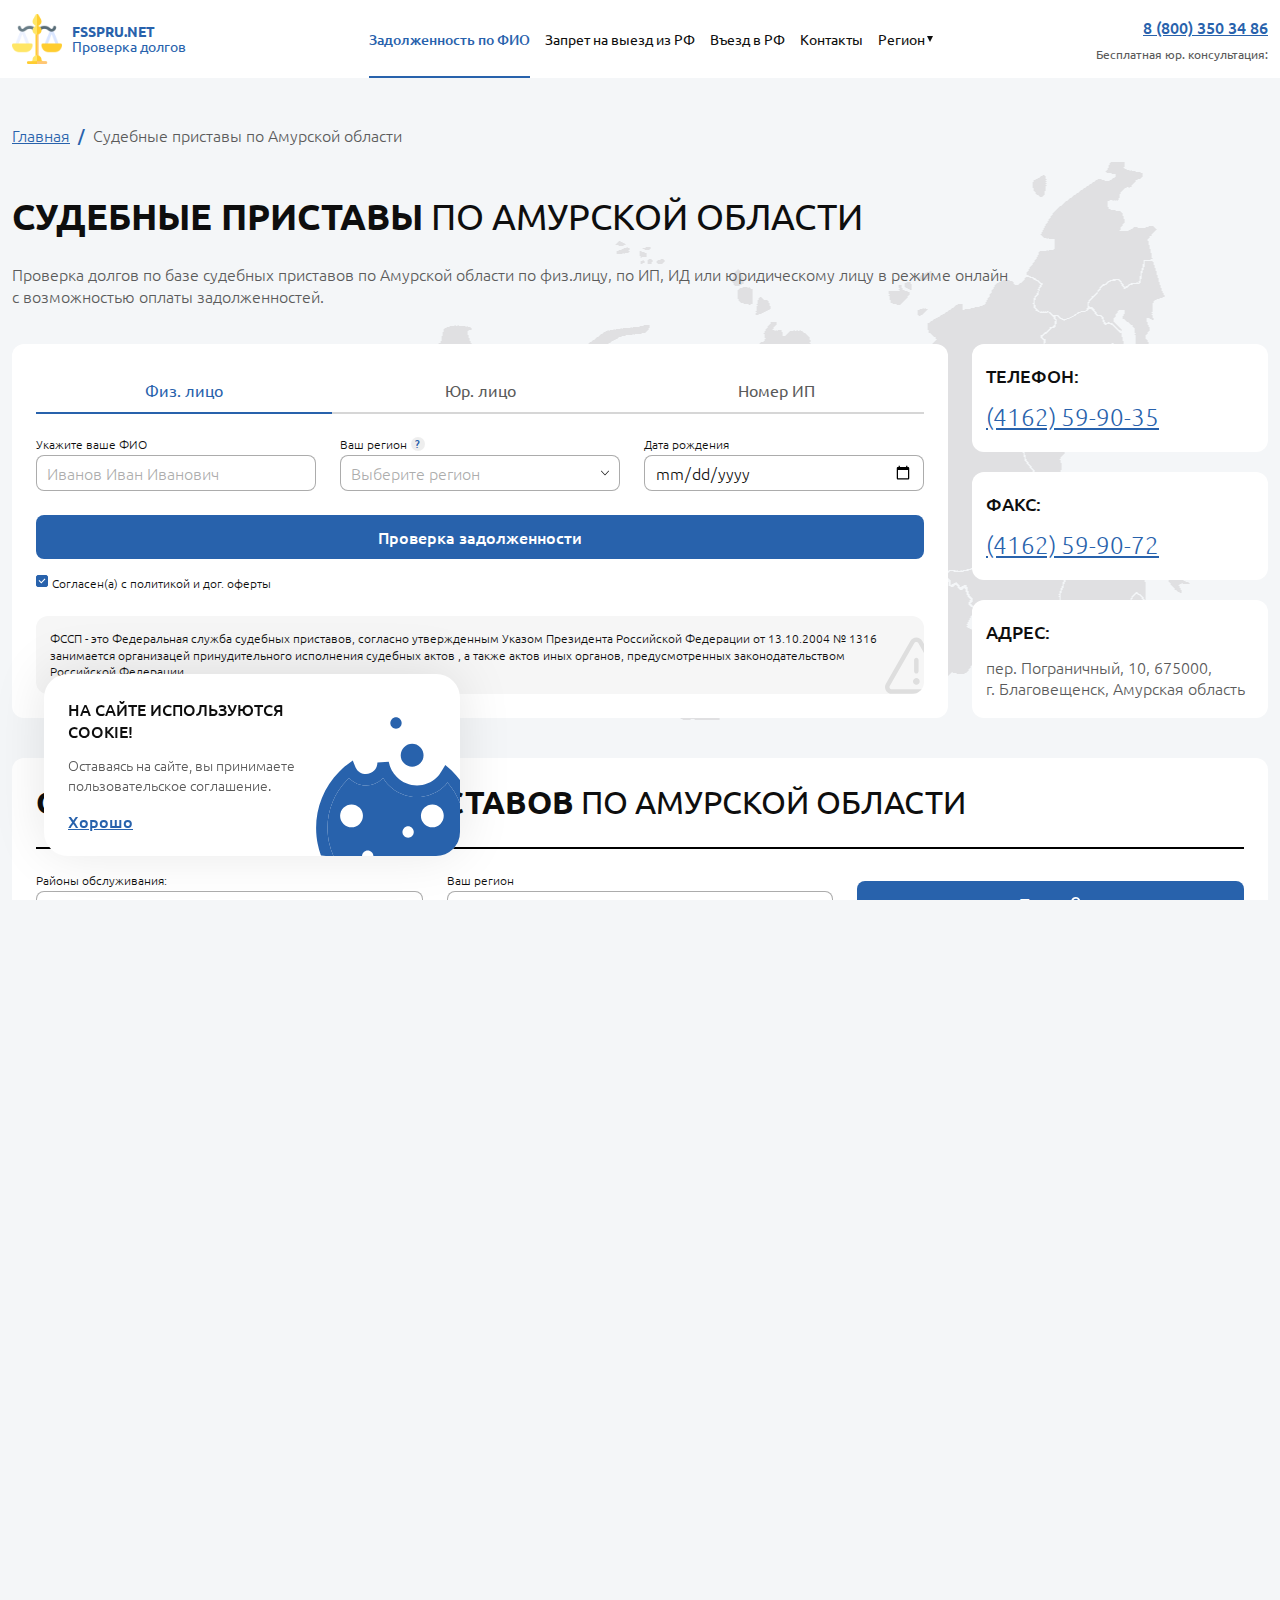
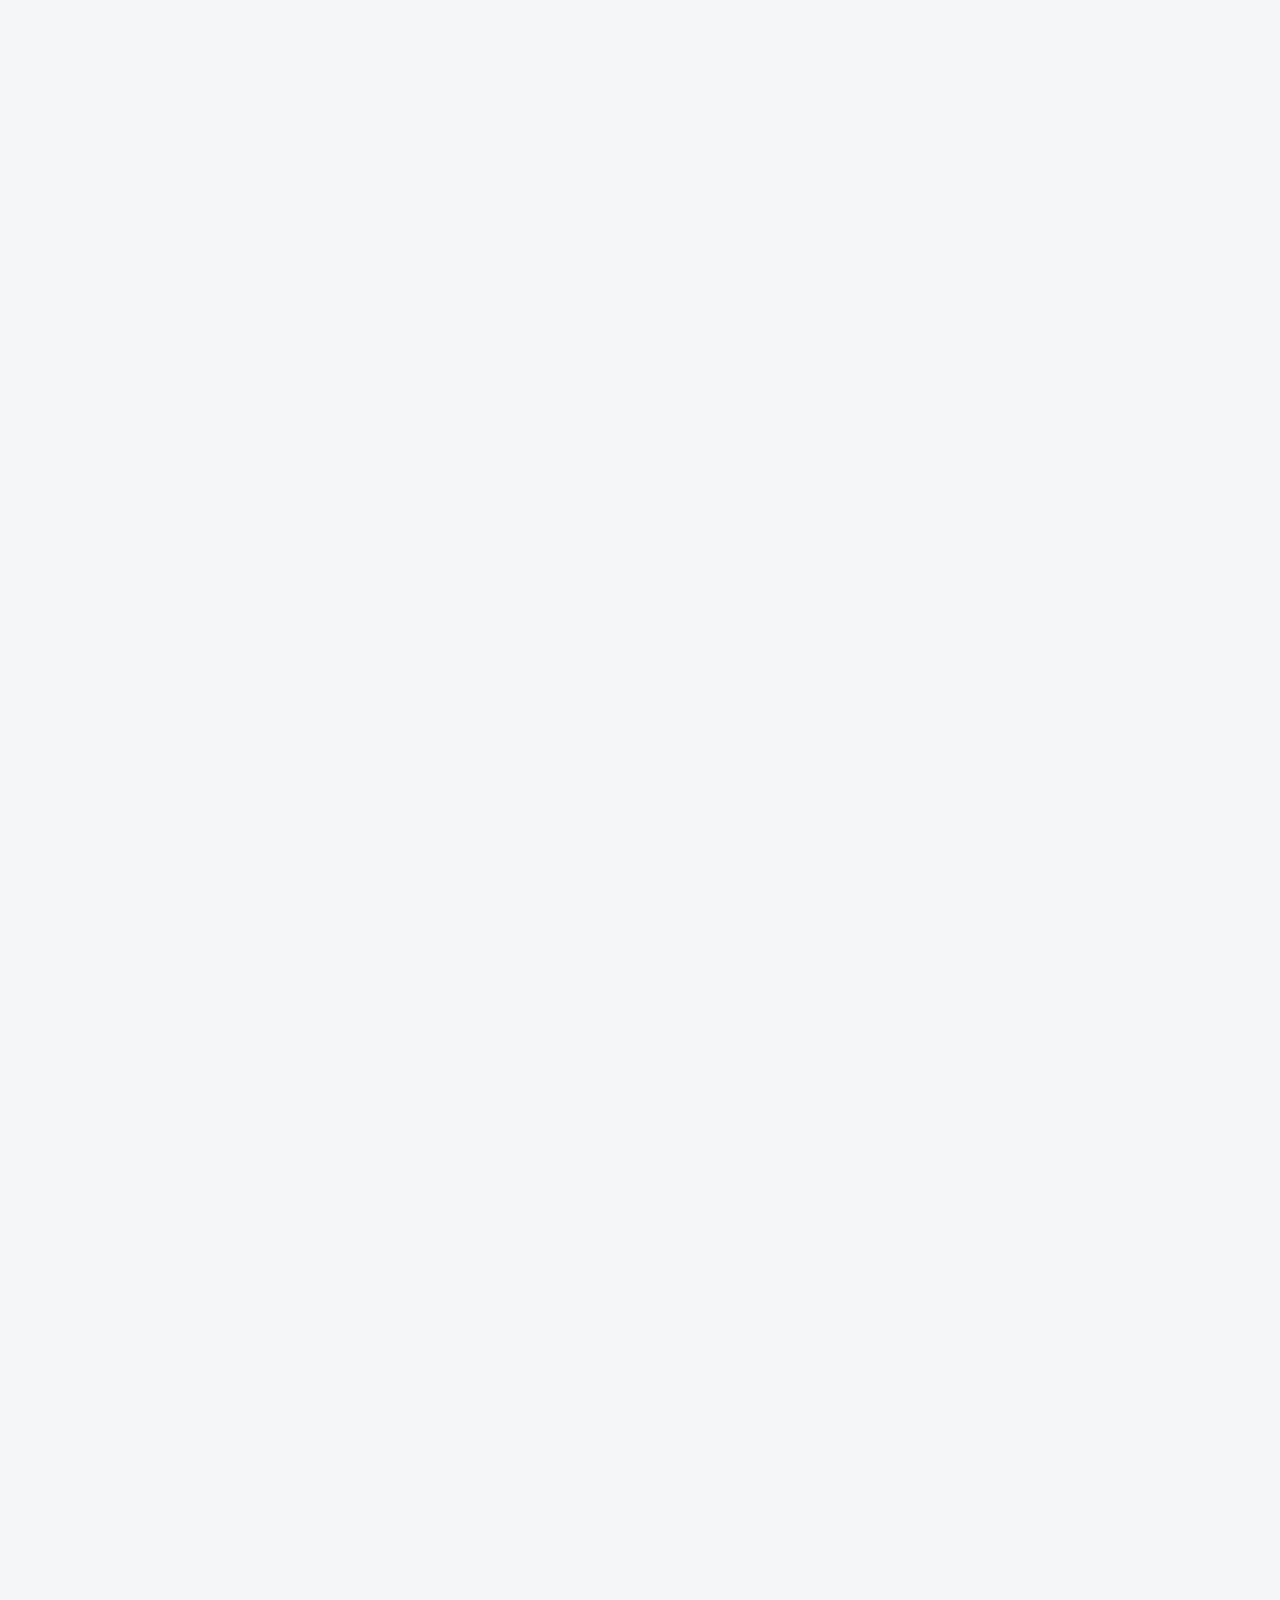
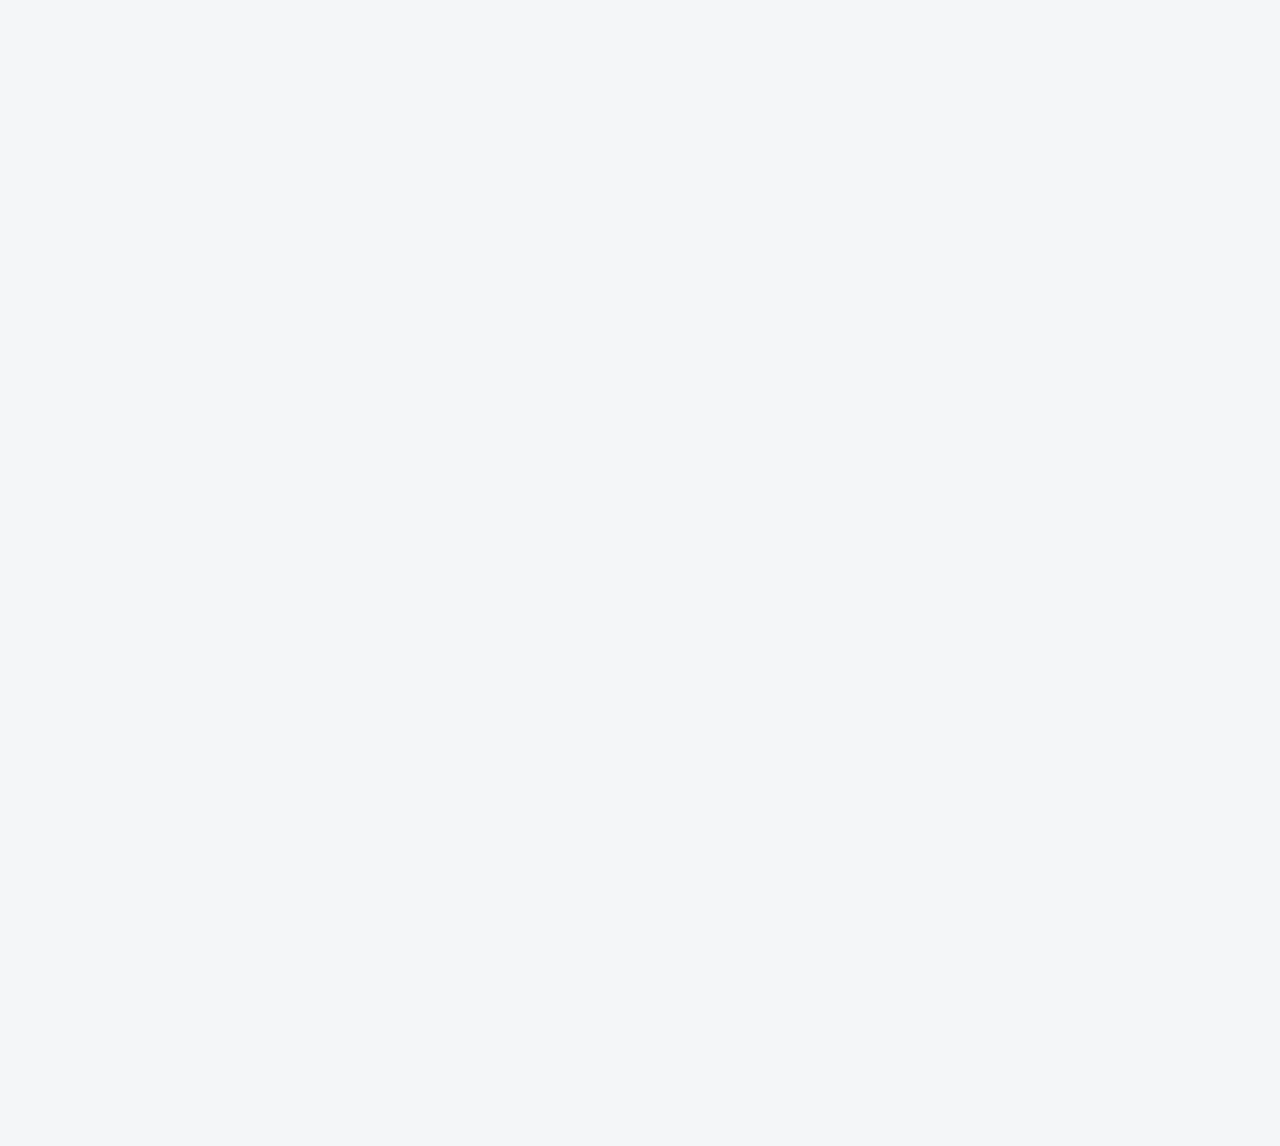
<file: amurskaya-oblast.html>
<!DOCTYPE html>
<html lang="ru">

<head>
	<meta charset="UTF-8">
	<meta http-equiv="X-UA-Compatible" content="IE=edge">
	<meta name="viewport" content="width=device-width, initial-scale=1.0">
	<title>ФССП по Амурской области - Номер телефона, адрес, судебные приставы</title>
	<meta name="description"
		content="ФССП по Амурской области: официальные номера телефонов и адреса судебных приставов с онлайн проверкой задолженности в банке исполнительных производств по Амурской области" />
	<meta name="keywords"
		content="судебные приставы по Амурской области контакты, номер телефона судебные приставы по Амурской области" />
	<meta property="og:title" content="ФССП по Амурской области - Номер телефона, адрес, судебные приставы" />
	<meta property="og:description"
		content="ФССП по Амурской области: официальные номера телефонов и адреса судебных приставов с онлайн проверкой задолженности в банке исполнительных производств по Амурской области" />
	<meta property="og:type" content="website" />
	<meta property="og:url" content="https://fsspru.net/region/amurskaya-oblast/s" />
	<meta property="og:image" content="apple-touch-icon.png" />
	<link rel="shortcut icon" href="favicon.ico">
	<link rel="apple-touch-icon" sizes="144x144" href="apple-touch-icon.png">
	<link rel="icon" type="image/png" sizes="32x32" href="favicon-32x32.png">
	<link rel="icon" type="image/png" sizes="16x16" href="favicon-16x16.png">
	<link rel="manifest" href="site.webmanifest.txt">
	<link rel="mask-icon" href="safari-pinned-tab.svg" color="#5bbad5">
	<meta name="msapplication-TileColor" content="#da532c">
	<meta name="theme-color" content="#ffffff">
	<script type="application/ld+json">
    {
      "@context": "https://schema.org",
      "@type": "Organization",
      "url": "https://fsspru.net/amurskaya-oblast.html",
      "logo": "https://fsspru.net/img/logo.png"
    }
  </script>

	<!-- add plugins css -->
	<link rel="stylesheet" href="css/bootstrap.min.css">
	<link rel="stylesheet" href="css/slick.css">
	<!-- add plugins css end -->

	<link rel="stylesheet" href="css/style.css">
	<link rel="stylesheet" href="css/header.css">
	<link rel="stylesheet" href="css/footer.css">
	<link rel="stylesheet" href="css/main.css">
	<link rel="stylesheet" href="css/region.css">
	<link rel="stylesheet" href="css/media.css">
</head>

<body>

	<div class="overlay-bg"></div>
	<nav class="navbar navbar-expand-lg navbar-light fixed-top navbar-header">
		<div class="wrapperHeader">
			<div class="wrapperLogoAndBtn">
				<a class="navbar-brand wrapperLogo" href="index.html">
					<img src="img/logotip.png" class="logo" alt loading="lazy">
					<div class="textHeader">
						<strong>FSSPRU.NET</strong>
						<br>Проверка долгов
					</div>
				</a>
				<button class="navbar-toggler collapsed" type="button" data-toggle="collapse" data-target="#navbarText"
					aria-controls="navbarText" aria-expanded="false" aria-label="Toggle navigation">
					<span class="navbar-toggler-icon"></span>
				</button>
			</div>
			<div class="collapse navbar-collapse justify-content-between" id="navbarText">
				<ul class="nav navbar-nav wrapperLinksHeader align-items-center justify-content-between">
					<li class="nav-item"><a class="nav-link itemHeader active" href="index.html">Задолженность по ФИО</a></li>
					<li class="nav-item"><a class="nav-link itemHeader" href="proverit-zapret-na-vyezd-za-granitsu.html">Запрет на
							выезд из РФ</a></li>
					<li class="nav-item"><a class="nav-link itemHeader" href="proverit-zapret-na-vezd-v-rf.html">Въезд в РФ</a>
					</li>
					<li class="nav-item"><a class="nav-link itemHeader" href="kontakty.html">Контакты</a></li>
					<li class="nav-item dropdown"><a class="nav-link itemHeader dropdown-toggle" href="index.html#"
							data-toggle="dropdown">Регион
							<!-- <span class="caret"></span> -->
						</a>
						<div id="w2" class="dropdown-menu-left dropdown-menu">
							<div class="scroll-vertical">
								<a class="dropdown-item" href="region/altayskiy-kray.html">Алтайский край</a>
								<a class="dropdown-item" href="region/amurskaya-oblast.html">Амурская область</a>
								<a class="dropdown-item" href="region/arkhangelskaya-oblast.html">Архангельская область</a>
								<a class="dropdown-item" href="region/astrakhanskaya-oblast.html">Астраханская область</a>
								<a class="dropdown-item" href="region/belgorodskaya-oblast.html">Белгородская область</a>
								<a class="dropdown-item" href="region/bryanskaya-oblast.html">Брянская область</a>
								<a class="dropdown-item" href="region/vladimirskaya-oblast.html">Владимирская область</a>
								<a class="dropdown-item" href="region/volgogradskaya-oblast.html">Волгоградская область</a>
								<a class="dropdown-item" href="region/vologodskaya-oblast.html">Вологодская область</a>
								<a class="dropdown-item" href="region/voronezhskaya-oblast.html">Воронежская область</a>
								<a class="dropdown-item" href="region/yevreyskaya-avtonomnaya-oblast.html">Еврейская А.обл.</a>
								<a class="dropdown-item" href="region/zabaykalskiy-kray.html">Забайкальский край</a>
								<a class="dropdown-item" href="region/ivanovskaya-oblast.html">Ивановская область</a>
								<a class="dropdown-item" href="region/irkutskaya-oblast.html">Иркутская область</a>
								<a class="dropdown-item" href="region/kabardino-balkarskaya-respublika.html">Кабардино-Балкарская
									Республика</a>
								<a class="dropdown-item" href="region/kaliningradskaya-oblast.html">Калининградская область</a>
								<a class="dropdown-item" href="region/kaluzhskaya-oblast.html">Калужская область</a>
								<a class="dropdown-item" href="region/kamchatskiy-kray.html">Камчатский край</a>
								<a class="dropdown-item" href="region/karachayevo-cherkesskaya-respublika.html">Карачаево-Черкесская
									Республика</a>
								<a class="dropdown-item" href="region/kemerovskaya-oblast.html">Кемеровская область</a>
								<a class="dropdown-item" href="region/kirovskaya-oblast.html">Кировская область</a>
								<a class="dropdown-item" href="region/kostromskaya-oblast.html">Костромская область</a>
								<a class="dropdown-item" href="region/krasnodarskiy-kray.html">Краснодарский край</a>
								<a class="dropdown-item" href="region/krasnoyarskiy-kray.html">Красноярский край</a>
								<a class="dropdown-item" href="region/kurganskaya-oblast.html">Курганская область</a>
								<a class="dropdown-item" href="region/kurskaya-oblast.html">Курская область</a>
								<a class="dropdown-item" href="region/leningradskaya-oblast.html">Ленинградская область</a>
								<a class="dropdown-item" href="region/lipetskaya-oblast.html">Липецкая область</a>
								<a class="dropdown-item" href="region/magadanskaya-oblast.html">Магаданская область</a>
								<a class="dropdown-item" href="region/moskva.html">Москва</a>
								<a class="dropdown-item" href="region/moskovskaya-oblast.html">Московская область</a>
								<a class="dropdown-item" href="region/murmanskaya-oblast.html">Мурманская область</a>
								<a class="dropdown-item" href="region/nenetskiy-avtonomnyy-okrug.html">Ненецкий АО</a>
								<a class="dropdown-item" href="region/nizhegorodskaya-oblast.html">Нижегородская область</a>
								<a class="dropdown-item" href="region/novgorodskaya-oblast.html">Новгородская область</a>
								<a class="dropdown-item" href="region/novosibirskaya-oblast.html">Новосибирская область</a>
								<a class="dropdown-item" href="region/omskaya-oblast.html">Омская область</a>
								<a class="dropdown-item" href="region/orenburgskaya-oblast.html">Оренбургская область</a>
								<a class="dropdown-item" href="region/orlovskaya-oblast.html">Орловская область</a>
								<a class="dropdown-item" href="region/penzenskaya-oblast.html">Пензенская область</a>
								<a class="dropdown-item" href="region/permskiy-kray.html">Пермский край</a>
								<a class="dropdown-item" href="region/primorskiy-kray.html">Приморский край</a>
								<a class="dropdown-item" href="region/pskovskaya-oblast.html">Псковская область</a>
								<a class="dropdown-item" href="region/adygey-respublika.html">Республика Адыгея (Адыгея)</a>
								<a class="dropdown-item" href="region/altay-respublika.html">Республика Алтай</a>
								<a class="dropdown-item" href="region/bashkortostan-respublika.html">Республика Башкортостан</a>
								<a class="dropdown-item" href="region/buryatiya-respublika.html">Республика Бурятия</a>
								<a class="dropdown-item" href="region/dagestan-respublika.html">Республика Дагестан</a>
								<a class="dropdown-item" href="region/ingushetiya-respublika.html">Республика Ингушетия</a>
								<a class="dropdown-item" href="region/kalmykiya-respublika.html">Республика Калмыкия</a>
								<a class="dropdown-item" href="region/kareliya-respublika.html">Республика Карелия</a>
								<a class="dropdown-item" href="region/komi-respublika.html">Республика Коми</a>
								<a class="dropdown-item" href="region/avtonomnaya-respublika-krym.html">Республика Крым</a>
								<a class="dropdown-item" href="region/mariy-el-respublika.html">Республика Марий Эл</a>
								<a class="dropdown-item" href="region/mordoviya-respublika.html">Республика Мордовия</a>
								<a class="dropdown-item" href="region/saha-respublika.html">Республика Саха (Якутия)</a>
								<a class="dropdown-item" href="region/severnaya-osetiya-respublika.html">Республика Северная Осетия</a>
								<a class="dropdown-item" href="region/tatarstan-respublika.html">Республика Татарстан</a>
								<a class="dropdown-item" href="region/tyva-respublika.html">Республика Тыва</a>
								<a class="dropdown-item" href="region/khakasiya-respublika.html">Республика Хакасия</a>
								<a class="dropdown-item" href="region/rostovskaya-oblast.html">Ростовская область</a>
								<a class="dropdown-item" href="region/ryazanskaya-oblast.html">Рязанская область</a>
								<a class="dropdown-item" href="region/samarskaya-oblast.html">Самарская область</a>
								<a class="dropdown-item" href="region/sankt-peterburg.html">Санкт-Петербург</a>
								<a class="dropdown-item" href="region/saratovskaya-oblast.html">Саратовская область</a>
								<a class="dropdown-item" href="region/sakhalinskaya-oblast.html">Сахалинская область</a>
								<a class="dropdown-item" href="region/sverdlovskaya-oblast.html">Свердловская область</a>
								<a class="dropdown-item" href="region/sevastopol.html">Севастополь</a>
								<a class="dropdown-item" href="region/smolenskaya-oblast.html">Смоленская область</a>
								<a class="dropdown-item" href="region/stavropolskiy-kray.html">Ставропольский край</a>
								<a class="dropdown-item" href="region/tambovskaya-oblast.html">Тамбовская область</a>
								<a class="dropdown-item" href="region/tverskaya-oblast.html">Тверская область</a>
								<a class="dropdown-item" href="region/tomskaya-oblast.html">Томская область</a>
								<a class="dropdown-item" href="region/tulskaya-oblast.html">Тульская область</a>
								<a class="dropdown-item" href="region/tyumenskaya-oblast.html">Тюменская область</a>
								<a class="dropdown-item" href="region/udmurtskaya-respublika.html">Удмуртская Республика</a>
								<a class="dropdown-item" href="region/ulyanovskaya-oblast.html">Ульяновская область</a>
								<a class="dropdown-item" href="region/khabarovskiy-kray.html">Хабаровский край</a>
								<a class="dropdown-item" href="region/khanty-mansiyskiy-avtonomnyy-okrug.html">Ханты-Мансийский АО</a>
								<a class="dropdown-item" href="region/chelyabinskaya-oblast.html">Челябинская область</a>
								<a class="dropdown-item" href="region/chechenskaya-respublika.html">Чеченская Республика</a>
								<a class="dropdown-item" href="region/chuvashskaya-respublika.html">Чувашская Республика</a>
								<a class="dropdown-item" href="region/chukotskiy-avtonomnyy-okrug.html">Чукотский АО</a>
								<a class="dropdown-item" href="region/yamalo-nenetskiy-avtonomnyy-okrug.html">Ямало-Ненецкий АО</a>
								<a class="dropdown-item" href="region/yaroslavskaya-oblast.html">Ярославская область</a>
							</div>
						</div>
					</li>
				</ul>
				<div class="phoneHeader">
					<a href="tel:88003503486">8 (800) 350 34 86</a>
					<span>Бесплатная юр. консультация:</span>
				</div>
			</div>
		</div>
	</nav>

	<div class="mainWrapper">
		<div class="content">
			<div class="home page-region page-payments">
				<div class="container">
					<div class="row">
						<div class="col-12">
							<ul class="breadcrumbs my-ul">
								<li><a href="index.html">Главная</a></li>
								<li><span>Судебные приставы по Амурской области</span></li>
							</ul>
						</div>

						<div class="col-12 col-lg-10">
							<h1 class="titleHome">
								<strong>Судебные приставы</strong> по Амурской области
							</h1>
							<div class="descHome">
								<p>Проверка долгов по базе судебных приставов по Амурской области по физ.лицу, по ИП, ИД или
									юридическому
									лицу в режиме
									онлайн с возможностью оплаты задолженностей.</p>
							</div>
						</div>
					</div>

					<div class="row">
						<div class="col-12 col-lg-9">
							<div class="debtОfBailiffs card">
								<form class="tabs tabs-form home-form" id="fsspcheck" method="post">
									<div class="row">
										<div class="col-12">
											<div class="tabs-to-dropdown">
												<div class="nav-wrapper">
													<ul
														class="nav nav-pills nav-pills-dropdown d-none d-sm-flex nav-tabs wrapperRadioHome tabs__head"
														id="pills-tab" role="tablist">
														<li class="nav-item" role="presentation">
															<a class="nav-link active" id="individual" data-toggle="pill" href="#pills-individual"
																role="tab" aria-controls="pills-individual" aria-selected="true">Физ. лицо</a>
														</li>
														<li class="nav-item" role="presentation">
															<a class="nav-link" id="entity" data-toggle="pill" href="#pills-entity" role="tab"
																aria-controls="pills-entity" aria-selected="false">Юр. лицо</a>
														</li>
														<li class="nav-item" role="presentation">
															<a class="nav-link" id="ipNumber" data-toggle="pill" href="#pills-ipNumber" role="tab"
																aria-controls="pills-ipNumber" aria-selected="false">Номер ИП</a>
														</li>
													</ul>
												</div>

												<div class="tab-content tabs__content" id="pills-tabContent">
													<div class="tab-pane fade show active" id="pills-individual" role="tabpanel"
														aria-labelledby="individual">
														<div class="row">
															<div class="col-12 col-sm-6 col-lg-4 mb-24">
																<div class="form-group">
																	<label for="fio">
																		<span class="input-title">
																			Укажите ваше ФИО
																		</span>
																	</label>
																	<input type="text" class="form-control" placeholder="Иванов Иван Иванович" id="fio"
																		name="fio" required="required">

																	<div class="dropdown-menu dropdown-menu-result">
																		<div class="dropdown-menu-result__head">
																			<p>Выберите вариант или продолжите ввод</p>
																		</div>

																		<ul class="list-result my-ul">
																			<li><a href="#"><span class="color-accent">Эду</span>ард</a></li>
																			<li><a href="#"><span class="color-accent">Эду</span>ард</a></li>
																			<li><a href="#"><span class="color-accent">Эду</span>ард</a></li>
																			<li><a href="#"><span class="color-accent">Эду</span>ард</a></li>
																			<li><a href="#"><span class="color-accent">Эду</span>ард</a></li>
																		</ul>
																	</div>
																</div>
															</div>
															<div class="col-12 col-sm-6 col-lg-4 mb-24">
																<div class="form-group">
																	<label>
																		<span class="input-title">
																			Ваш регион <span class="tooltip-wrapper"><span class="btn-tooptip">?</span><span
																					class="tooltip-box"><span class="tooltip-box__close"></span>Укажите
																					один из
																					вариантов: регион проживания, временного нахождения или постоянной
																					регистрации!</span></span>
																		</span>
																	</label>
																	<div class="dropdown dropdown-regions">
																		<input type="text" class="form-control input-dropdown" required="required"
																			placeholder="Выберите регион" name="region">
																		<div class="dropdown-menu">
																			<div class="scroll-vertical">
																				<a class="dropdown-item" href="region/altayskiy-kray.html">Алтайский край</a>
																				<a class="dropdown-item" href="region/amurskaya-oblast.html">Амурская
																					область</a>
																				<a class="dropdown-item" href="region/arkhangelskaya-oblast.html">Архангельская
																					область</a>
																				<a class="dropdown-item" href="region/astrakhanskaya-oblast.html">Астраханская
																					область</a>
																				<a class="dropdown-item" href="region/belgorodskaya-oblast.html">Белгородская
																					область</a>
																				<a class="dropdown-item" href="region/bryanskaya-oblast.html">Брянская
																					область</a>
																				<a class="dropdown-item" href="region/vladimirskaya-oblast.html">Владимирская
																					область</a>
																				<a class="dropdown-item" href="region/volgogradskaya-oblast.html">Волгоградская
																					область</a>
																				<a class="dropdown-item" href="region/vologodskaya-oblast.html">Вологодская
																					область</a>
																				<a class="dropdown-item" href="region/voronezhskaya-oblast.html">Воронежская
																					область</a>
																				<a class="dropdown-item"
																					href="region/yevreyskaya-avtonomnaya-oblast.html">Еврейская
																					А.обл.</a>
																				<a class="dropdown-item" href="region/zabaykalskiy-kray.html">Забайкальский
																					край</a>
																				<a class="dropdown-item" href="region/ivanovskaya-oblast.html">Ивановская
																					область</a>
																				<a class="dropdown-item" href="region/irkutskaya-oblast.html">Иркутская
																					область</a>
																				<a class="dropdown-item"
																					href="region/kabardino-balkarskaya-respublika.html">Кабардино-Балкарская
																					Республика</a>
																				<a class="dropdown-item"
																					href="region/kaliningradskaya-oblast.html">Калининградская
																					область</a>
																				<a class="dropdown-item" href="region/kaluzhskaya-oblast.html">Калужская
																					область</a>
																				<a class="dropdown-item" href="region/kamchatskiy-kray.html">Камчатский край</a>
																				<a class="dropdown-item"
																					href="region/karachayevo-cherkesskaya-respublika.html">Карачаево-Черкесская
																					Республика</a>
																				<a class="dropdown-item" href="region/kemerovskaya-oblast.html">Кемеровская
																					область</a>
																				<a class="dropdown-item" href="region/kirovskaya-oblast.html">Кировская
																					область</a>
																				<a class="dropdown-item" href="region/kostromskaya-oblast.html">Костромская
																					область</a>
																				<a class="dropdown-item" href="region/krasnodarskiy-kray.html">Краснодарский
																					край</a>
																				<a class="dropdown-item" href="region/krasnoyarskiy-kray.html">Красноярский
																					край</a>
																				<a class="dropdown-item" href="region/kurganskaya-oblast.html">Курганская
																					область</a>
																				<a class="dropdown-item" href="region/kurskaya-oblast.html">Курская область</a>
																				<a class="dropdown-item" href="region/leningradskaya-oblast.html">Ленинградская
																					область</a>
																				<a class="dropdown-item" href="region/lipetskaya-oblast.html">Липецкая
																					область</a>
																				<a class="dropdown-item" href="region/magadanskaya-oblast.html">Магаданская
																					область</a>
																				<a class="dropdown-item" href="region/moskva.html">Москва</a>
																				<a class="dropdown-item" href="region/moskovskaya-oblast.html">Московская
																					область</a>
																				<a class="dropdown-item" href="region/murmanskaya-oblast.html">Мурманская
																					область</a>
																				<a class="dropdown-item" href="region/nenetskiy-avtonomnyy-okrug.html">Ненецкий
																					АО</a>
																				<a class="dropdown-item" href="region/nizhegorodskaya-oblast.html">Нижегородская
																					область</a>
																				<a class="dropdown-item" href="region/novgorodskaya-oblast.html">Новгородская
																					область</a>
																				<a class="dropdown-item" href="region/novosibirskaya-oblast.html">Новосибирская
																					область</a>
																				<a class="dropdown-item" href="region/omskaya-oblast.html">Омская область</a>
																				<a class="dropdown-item" href="region/orenburgskaya-oblast.html">Оренбургская
																					область</a>
																				<a class="dropdown-item" href="region/orlovskaya-oblast.html">Орловская
																					область</a>
																				<a class="dropdown-item" href="region/penzenskaya-oblast.html">Пензенская
																					область</a>
																				<a class="dropdown-item" href="region/permskiy-kray.html">Пермский край</a>
																				<a class="dropdown-item" href="region/primorskiy-kray.html">Приморский край</a>
																				<a class="dropdown-item" href="region/pskovskaya-oblast.html">Псковская
																					область</a>
																				<a class="dropdown-item" href="region/adygey-respublika.html">Республика Адыгея
																					(Адыгея)</a>
																				<a class="dropdown-item" href="region/altay-respublika.html">Республика
																					Алтай</a>
																				<a class="dropdown-item" href="region/bashkortostan-respublika.html">Республика
																					Башкортостан</a>
																				<a class="dropdown-item" href="region/buryatiya-respublika.html">Республика
																					Бурятия</a>
																				<a class="dropdown-item" href="region/dagestan-respublika.html">Республика
																					Дагестан</a>
																				<a class="dropdown-item" href="region/ingushetiya-respublika.html">Республика
																					Ингушетия</a>
																				<a class="dropdown-item" href="region/kalmykiya-respublika.html">Республика
																					Калмыкия</a>
																				<a class="dropdown-item" href="region/kareliya-respublika.html">Республика
																					Карелия</a>
																				<a class="dropdown-item" href="region/komi-respublika.html">Республика Коми</a>
																				<a class="dropdown-item"
																					href="region/avtonomnaya-respublika-krym.html">Республика
																					Крым</a>
																				<a class="dropdown-item" href="region/mariy-el-respublika.html">Республика Марий
																					Эл</a>
																				<a class="dropdown-item" href="region/mordoviya-respublika.html">Республика
																					Мордовия</a>
																				<a class="dropdown-item" href="region/saha-respublika.html">Республика Саха
																					(Якутия)</a>
																				<a class="dropdown-item"
																					href="region/severnaya-osetiya-respublika.html">Республика
																					Северная Осетия</a>
																				<a class="dropdown-item" href="region/tatarstan-respublika.html">Республика
																					Татарстан</a>
																				<a class="dropdown-item" href="region/tyva-respublika.html">Республика Тыва</a>
																				<a class="dropdown-item" href="region/khakasiya-respublika.html">Республика
																					Хакасия</a>
																				<a class="dropdown-item" href="region/rostovskaya-oblast.html">Ростовская
																					область</a>
																				<a class="dropdown-item" href="region/ryazanskaya-oblast.html">Рязанская
																					область</a>
																				<a class="dropdown-item" href="region/samarskaya-oblast.html">Самарская
																					область</a>
																				<a class="dropdown-item" href="region/sankt-peterburg.html">Санкт-Петербург</a>
																				<a class="dropdown-item" href="region/saratovskaya-oblast.html">Саратовская
																					область</a>
																				<a class="dropdown-item" href="region/sakhalinskaya-oblast.html">Сахалинская
																					область</a>
																				<a class="dropdown-item" href="region/sverdlovskaya-oblast.html">Свердловская
																					область</a>
																				<a class="dropdown-item" href="region/sevastopol.html">Севастополь</a>
																				<a class="dropdown-item" href="region/smolenskaya-oblast.html">Смоленская
																					область</a>
																				<a class="dropdown-item" href="region/stavropolskiy-kray.html">Ставропольский
																					край</a>
																				<a class="dropdown-item" href="region/tambovskaya-oblast.html">Тамбовская
																					область</a>
																				<a class="dropdown-item" href="region/tverskaya-oblast.html">Тверская
																					область</a>
																				<a class="dropdown-item" href="region/tomskaya-oblast.html">Томская область</a>
																				<a class="dropdown-item" href="region/tulskaya-oblast.html">Тульская область</a>
																				<a class="dropdown-item" href="region/tyumenskaya-oblast.html">Тюменская
																					область</a>
																				<a class="dropdown-item" href="region/udmurtskaya-respublika.html">Удмуртская
																					Республика</a>
																				<a class="dropdown-item" href="region/ulyanovskaya-oblast.html">Ульяновская
																					область</a>
																				<a class="dropdown-item" href="region/khabarovskiy-kray.html">Хабаровский
																					край</a>
																				<a class="dropdown-item"
																					href="region/khanty-mansiyskiy-avtonomnyy-okrug.html">Ханты-Мансийский АО</a>
																				<a class="dropdown-item" href="region/chelyabinskaya-oblast.html">Челябинская
																					область</a>
																				<a class="dropdown-item" href="region/chechenskaya-respublika.html">Чеченская
																					Республика</a>
																				<a class="dropdown-item" href="region/chuvashskaya-respublika.html">Чувашская
																					Республика</a>
																				<a class="dropdown-item"
																					href="region/chukotskiy-avtonomnyy-okrug.html">Чукотский
																					АО</a>
																				<a class="dropdown-item"
																					href="region/yamalo-nenetskiy-avtonomnyy-okrug.html">Ямало-Ненецкий АО</a>
																				<a class="dropdown-item" href="region/yaroslavskaya-oblast.html">Ярославская
																					область</a>
																			</div>
																		</div>
																	</div>
																</div>
															</div>
															<div class="col-12 col-sm-6 col-lg-4 mb-24">
																<div class="form-group">
																	<label for="inputBirthDay">
																		<span class="input-title">Дата рождения</span>
																	</label>
																	<input type="date" class="form-control datepicker" name="inputBirthDay"
																		id="inputBirthDay">
																</div>
															</div>
														</div>
													</div>

													<div class="tab-pane fade" id="pills-entity" role="tabpanel" aria-labelledby="entity">
														<div class="row">
															<div class="col-12 col-sm-6 col-lg-4 mb-24">
																<div class="form-group">
																	<label for="businessName" class="error-label">
																		<span class="input-title">
																			Наименование предприятия:
																		</span>
																	</label>
																	<input type="text" class="form-control" placeholder="ООО “Ромашка”"
																		name="businessName" id="businessName" required="required">
																	<div class="error-box">Неправильно заполненно имя</div>
																</div>
															</div>
															<div class="col-12 col-sm-6 col-lg-4 mb-24">
																<div class="form-group">
																	<label>
																		<span class="input-title">
																			Ваш регион <span class="tooltip-wrapper"><span class="btn-tooptip">?</span><span
																					class="tooltip-box"><span class="tooltip-box__close"></span>Укажите
																					один из
																					вариантов: регион проживания, временного нахождения или постоянной
																					регистрации!</span></span>
																		</span>
																	</label>
																	<div class="dropdown dropdown-regions">
																		<input type="text" class="form-control input-dropdown" name="region"
																			required="required" placeholder="Выберите регион">
																		<div class="dropdown-menu">
																			<div class="scroll-vertical">
																				<a class="dropdown-item" href="region/altayskiy-kray.html">Алтайский край</a>
																				<a class="dropdown-item" href="region/amurskaya-oblast.html">Амурская
																					область</a>
																				<a class="dropdown-item" href="region/arkhangelskaya-oblast.html">Архангельская
																					область</a>
																				<a class="dropdown-item" href="region/astrakhanskaya-oblast.html">Астраханская
																					область</a>
																				<a class="dropdown-item" href="region/belgorodskaya-oblast.html">Белгородская
																					область</a>
																				<a class="dropdown-item" href="region/bryanskaya-oblast.html">Брянская
																					область</a>
																				<a class="dropdown-item" href="region/vladimirskaya-oblast.html">Владимирская
																					область</a>
																				<a class="dropdown-item" href="region/volgogradskaya-oblast.html">Волгоградская
																					область</a>
																				<a class="dropdown-item" href="region/vologodskaya-oblast.html">Вологодская
																					область</a>
																				<a class="dropdown-item" href="region/voronezhskaya-oblast.html">Воронежская
																					область</a>
																				<a class="dropdown-item"
																					href="region/yevreyskaya-avtonomnaya-oblast.html">Еврейская
																					А.обл.</a>
																				<a class="dropdown-item" href="region/zabaykalskiy-kray.html">Забайкальский
																					край</a>
																				<a class="dropdown-item" href="region/ivanovskaya-oblast.html">Ивановская
																					область</a>
																				<a class="dropdown-item" href="region/irkutskaya-oblast.html">Иркутская
																					область</a>
																				<a class="dropdown-item"
																					href="region/kabardino-balkarskaya-respublika.html">Кабардино-Балкарская
																					Республика</a>
																				<a class="dropdown-item"
																					href="region/kaliningradskaya-oblast.html">Калининградская
																					область</a>
																				<a class="dropdown-item" href="region/kaluzhskaya-oblast.html">Калужская
																					область</a>
																				<a class="dropdown-item" href="region/kamchatskiy-kray.html">Камчатский край</a>
																				<a class="dropdown-item"
																					href="region/karachayevo-cherkesskaya-respublika.html">Карачаево-Черкесская
																					Республика</a>
																				<a class="dropdown-item" href="region/kemerovskaya-oblast.html">Кемеровская
																					область</a>
																				<a class="dropdown-item" href="region/kirovskaya-oblast.html">Кировская
																					область</a>
																				<a class="dropdown-item" href="region/kostromskaya-oblast.html">Костромская
																					область</a>
																				<a class="dropdown-item" href="region/krasnodarskiy-kray.html">Краснодарский
																					край</a>
																				<a class="dropdown-item" href="region/krasnoyarskiy-kray.html">Красноярский
																					край</a>
																				<a class="dropdown-item" href="region/kurganskaya-oblast.html">Курганская
																					область</a>
																				<a class="dropdown-item" href="region/kurskaya-oblast.html">Курская область</a>
																				<a class="dropdown-item" href="region/leningradskaya-oblast.html">Ленинградская
																					область</a>
																				<a class="dropdown-item" href="region/lipetskaya-oblast.html">Липецкая
																					область</a>
																				<a class="dropdown-item" href="region/magadanskaya-oblast.html">Магаданская
																					область</a>
																				<a class="dropdown-item" href="region/moskva.html">Москва</a>
																				<a class="dropdown-item" href="region/moskovskaya-oblast.html">Московская
																					область</a>
																				<a class="dropdown-item" href="region/murmanskaya-oblast.html">Мурманская
																					область</a>
																				<a class="dropdown-item" href="region/nenetskiy-avtonomnyy-okrug.html">Ненецкий
																					АО</a>
																				<a class="dropdown-item" href="region/nizhegorodskaya-oblast.html">Нижегородская
																					область</a>
																				<a class="dropdown-item" href="region/novgorodskaya-oblast.html">Новгородская
																					область</a>
																				<a class="dropdown-item" href="region/novosibirskaya-oblast.html">Новосибирская
																					область</a>
																				<a class="dropdown-item" href="region/omskaya-oblast.html">Омская область</a>
																				<a class="dropdown-item" href="region/orenburgskaya-oblast.html">Оренбургская
																					область</a>
																				<a class="dropdown-item" href="region/orlovskaya-oblast.html">Орловская
																					область</a>
																				<a class="dropdown-item" href="region/penzenskaya-oblast.html">Пензенская
																					область</a>
																				<a class="dropdown-item" href="region/permskiy-kray.html">Пермский край</a>
																				<a class="dropdown-item" href="region/primorskiy-kray.html">Приморский край</a>
																				<a class="dropdown-item" href="region/pskovskaya-oblast.html">Псковская
																					область</a>
																				<a class="dropdown-item" href="region/adygey-respublika.html">Республика Адыгея
																					(Адыгея)</a>
																				<a class="dropdown-item" href="region/altay-respublika.html">Республика
																					Алтай</a>
																				<a class="dropdown-item" href="region/bashkortostan-respublika.html">Республика
																					Башкортостан</a>
																				<a class="dropdown-item" href="region/buryatiya-respublika.html">Республика
																					Бурятия</a>
																				<a class="dropdown-item" href="region/dagestan-respublika.html">Республика
																					Дагестан</a>
																				<a class="dropdown-item" href="region/ingushetiya-respublika.html">Республика
																					Ингушетия</a>
																				<a class="dropdown-item" href="region/kalmykiya-respublika.html">Республика
																					Калмыкия</a>
																				<a class="dropdown-item" href="region/kareliya-respublika.html">Республика
																					Карелия</a>
																				<a class="dropdown-item" href="region/komi-respublika.html">Республика Коми</a>
																				<a class="dropdown-item"
																					href="region/avtonomnaya-respublika-krym.html">Республика
																					Крым</a>
																				<a class="dropdown-item" href="region/mariy-el-respublika.html">Республика Марий
																					Эл</a>
																				<a class="dropdown-item" href="region/mordoviya-respublika.html">Республика
																					Мордовия</a>
																				<a class="dropdown-item" href="region/saha-respublika.html">Республика Саха
																					(Якутия)</a>
																				<a class="dropdown-item"
																					href="region/severnaya-osetiya-respublika.html">Республика
																					Северная Осетия</a>
																				<a class="dropdown-item" href="region/tatarstan-respublika.html">Республика
																					Татарстан</a>
																				<a class="dropdown-item" href="region/tyva-respublika.html">Республика Тыва</a>
																				<a class="dropdown-item" href="region/khakasiya-respublika.html">Республика
																					Хакасия</a>
																				<a class="dropdown-item" href="region/rostovskaya-oblast.html">Ростовская
																					область</a>
																				<a class="dropdown-item" href="region/ryazanskaya-oblast.html">Рязанская
																					область</a>
																				<a class="dropdown-item" href="region/samarskaya-oblast.html">Самарская
																					область</a>
																				<a class="dropdown-item" href="region/sankt-peterburg.html">Санкт-Петербург</a>
																				<a class="dropdown-item" href="region/saratovskaya-oblast.html">Саратовская
																					область</a>
																				<a class="dropdown-item" href="region/sakhalinskaya-oblast.html">Сахалинская
																					область</a>
																				<a class="dropdown-item" href="region/sverdlovskaya-oblast.html">Свердловская
																					область</a>
																				<a class="dropdown-item" href="region/sevastopol.html">Севастополь</a>
																				<a class="dropdown-item" href="region/smolenskaya-oblast.html">Смоленская
																					область</a>
																				<a class="dropdown-item" href="region/stavropolskiy-kray.html">Ставропольский
																					край</a>
																				<a class="dropdown-item" href="region/tambovskaya-oblast.html">Тамбовская
																					область</a>
																				<a class="dropdown-item" href="region/tverskaya-oblast.html">Тверская
																					область</a>
																				<a class="dropdown-item" href="region/tomskaya-oblast.html">Томская область</a>
																				<a class="dropdown-item" href="region/tulskaya-oblast.html">Тульская область</a>
																				<a class="dropdown-item" href="region/tyumenskaya-oblast.html">Тюменская
																					область</a>
																				<a class="dropdown-item" href="region/udmurtskaya-respublika.html">Удмуртская
																					Республика</a>
																				<a class="dropdown-item" href="region/ulyanovskaya-oblast.html">Ульяновская
																					область</a>
																				<a class="dropdown-item" href="region/khabarovskiy-kray.html">Хабаровский
																					край</a>
																				<a class="dropdown-item"
																					href="region/khanty-mansiyskiy-avtonomnyy-okrug.html">Ханты-Мансийский АО</a>
																				<a class="dropdown-item" href="region/chelyabinskaya-oblast.html">Челябинская
																					область</a>
																				<a class="dropdown-item" href="region/chechenskaya-respublika.html">Чеченская
																					Республика</a>
																				<a class="dropdown-item" href="region/chuvashskaya-respublika.html">Чувашская
																					Республика</a>
																				<a class="dropdown-item"
																					href="region/chukotskiy-avtonomnyy-okrug.html">Чукотский
																					АО</a>
																				<a class="dropdown-item"
																					href="region/yamalo-nenetskiy-avtonomnyy-okrug.html">Ямало-Ненецкий АО</a>
																				<a class="dropdown-item" href="region/yaroslavskaya-oblast.html">Ярославская
																					область</a>
																			</div>
																		</div>
																	</div>
																</div>
															</div>
															<div class="col-12 col-sm-6 col-lg-4 mb-24">
																<div class="form-group">
																	<label for="addressEnterprises">
																		<span class="input-title">Адрес предприятия:</span>
																	</label>
																	<input type="text" class="form-control" placeholder="Москва, ул. Ленина дом 22"
																		name="addressEnterprises" id="addressEnterprises">
																</div>
															</div>
														</div>
													</div>
													<div class="tab-pane fade" id="pills-ipNumber" role="tabpanel" aria-labelledby="ipNumber">
														<div class="row">
															<div class="col-12 mb-24">
																<div class="form-group">
																	<label for="enforcementNumber">
																		<span class="input-title">
																			Номер исполнительного производства:
																		</span>
																		<input type="text" class="form-control"
																			placeholder="Укажите в формате n..n/yy/dd/rr или n..n/yy/ddddd-ИП"
																			name="enforcementNumber" id="enforcementNumber" required="required">
																	</label>
																</div>
															</div>
														</div>
													</div>
												</div>
											</div>
										</div>
									</div>
									<div class="row">
										<div class="col-12 mb-16">
											<button type="submit" data-badge="inline" class="btn btnSearch btn-accent w-100"
												onclick="ym(70699780,'reachGoal','7886789');return true;">Проверка задолженности
											</button>
										</div>

										<div class="col-12">
											<label class="form-check-label">
												<input class="form-check-input checkBoxAgreePrivacy" type="checkbox" checked
													required="required">
												<span class="checkbox-custom"></span>
												<span class="checkbox-text">Согласен(а) с политикой и дог. оферты</span>
											</label>
										</div>
									</div>

									<div class="row">
										<div class="col-12">
											<div class="formDescIndividual">
												<div class="logoText">
													ФССП - это Федеральная служба судебных приставов, согласно утвержденным Указом Президента
													Российской Федерации
													от 13.10.2004 № 1316 занимается организацей принудительного исполнения судебных актов , а
													также
													актов иных
													органов, предусмотренных законодательством Российской Федерации
												</div>
											</div>
										</div>
									</div>

								</form>
							</div>
						</div>

						<div class="col-12 col-lg-3 d-flex flex-wrap">
							<div class="wrapperIconsContact">
								<div class="wrapperIconsContactTitle">
									Телефон:
								</div>
								<a href="tel:4162599035">(4162) 59-90-35</a>
							</div>

							<div class="wrapperIconsContact">
								<div class="wrapperIconsContactTitle">
									Факс:
								</div>
								<a href="tel:4162599072">(4162) 59-90-72</a>
							</div>

							<div class="wrapperIconsContact">
								<div class="wrapperIconsContactTitle">
									Адрес:
								</div>
								<div class="box-text">
									<p>пер. Пограничный, 10, 675000, г. Благовещенск, Амурская область</p>
								</div>
							</div>
						</div>
					</div>
				</div>
			</div>

			<section class="section-region" id="pjax-departments">
				<div class="container">
					<div class="row">
						<div class="col-12 mb-36">
							<div class="general-box">
								<h2 class="titleHome"><strong>Отделы судебных приставов</strong> по Амурской области</h2>
								<form class="tabs form-departmens" id="district-search">
									<div class="row">
										<div class="col-12 col-sm-6 col-lg-4 mb-24">
											<div class="form-group">
												<label for="district">
													<span class="input-title">
														Районы обслуживания:
													</span>
												</label>
												<input type="text" class="form-control" placeholder="Название района обслуживания" id="district"
													name="district" required="required">

												<div class="dropdown-menu dropdown-menu-result">
													<div class="dropdown-menu-result__head">
														<p>Выберите вариант или продолжите ввод</p>
													</div>

													<ul class="list-result my-ul">
														<li><a href="#"><span class="color-accent">Эду</span>ард</a></li>
														<li><a href="#"><span class="color-accent">Эду</span>ард</a></li>
														<li><a href="#"><span class="color-accent">Эду</span>ард</a></li>
														<li><a href="#"><span class="color-accent">Эду</span>ард</a></li>
														<li><a href="#"><span class="color-accent">Эду</span>ард</a></li>
													</ul>
												</div>
											</div>
										</div>
										<div class="col-12 col-sm-6 col-lg-4 mb-24">
											<div class="form-group">
												<label>
													<span class="input-title">
														Ваш регион
													</span>
												</label>
												<div class="dropdown dropdown-regions">
													<input type="text" class="form-control input-dropdown" required="required"
														placeholder="Амурская область" name="region">
													<div class="dropdown-menu">
														<div class="scroll-vertical">
															<a class="dropdown-item" href="region/altayskiy-kray.html">Алтайский край</a>
															<a class="dropdown-item" href="region/amurskaya-oblast.html">Амурская область</a>
															<a class="dropdown-item" href="region/arkhangelskaya-oblast.html">Архангельская
																область</a>
															<a class="dropdown-item" href="region/astrakhanskaya-oblast.html">Астраханская
																область</a>
															<a class="dropdown-item" href="region/belgorodskaya-oblast.html">Белгородская
																область</a>
															<a class="dropdown-item" href="region/bryanskaya-oblast.html">Брянская область</a>
															<a class="dropdown-item" href="region/vladimirskaya-oblast.html">Владимирская
																область</a>
															<a class="dropdown-item" href="region/volgogradskaya-oblast.html">Волгоградская
																область</a>
															<a class="dropdown-item" href="region/vologodskaya-oblast.html">Вологодская
																область</a>
															<a class="dropdown-item" href="region/voronezhskaya-oblast.html">Воронежская
																область</a>
															<a class="dropdown-item" href="region/yevreyskaya-avtonomnaya-oblast.html">Еврейская
																А.обл.</a>
															<a class="dropdown-item" href="region/zabaykalskiy-kray.html">Забайкальский
																край</a>
															<a class="dropdown-item" href="region/ivanovskaya-oblast.html">Ивановская
																область</a>
															<a class="dropdown-item" href="region/irkutskaya-oblast.html">Иркутская
																область</a>
															<a class="dropdown-item"
																href="region/kabardino-balkarskaya-respublika.html">Кабардино-Балкарская
																Республика</a>
															<a class="dropdown-item" href="region/kaliningradskaya-oblast.html">Калининградская
																область</a>
															<a class="dropdown-item" href="region/kaluzhskaya-oblast.html">Калужская
																область</a>
															<a class="dropdown-item" href="region/kamchatskiy-kray.html">Камчатский край</a>
															<a class="dropdown-item"
																href="region/karachayevo-cherkesskaya-respublika.html">Карачаево-Черкесская
																Республика</a>
															<a class="dropdown-item" href="region/kemerovskaya-oblast.html">Кемеровская
																область</a>
															<a class="dropdown-item" href="region/kirovskaya-oblast.html">Кировская
																область</a>
															<a class="dropdown-item" href="region/kostromskaya-oblast.html">Костромская
																область</a>
															<a class="dropdown-item" href="region/krasnodarskiy-kray.html">Краснодарский
																край</a>
															<a class="dropdown-item" href="region/krasnoyarskiy-kray.html">Красноярский
																край</a>
															<a class="dropdown-item" href="region/kurganskaya-oblast.html">Курганская
																область</a>
															<a class="dropdown-item" href="region/kurskaya-oblast.html">Курская область</a>
															<a class="dropdown-item" href="region/leningradskaya-oblast.html">Ленинградская
																область</a>
															<a class="dropdown-item" href="region/lipetskaya-oblast.html">Липецкая область</a>
															<a class="dropdown-item" href="region/magadanskaya-oblast.html">Магаданская
																область</a>
															<a class="dropdown-item" href="region/moskva.html">Москва</a>
															<a class="dropdown-item" href="region/moskovskaya-oblast.html">Московская
																область</a>
															<a class="dropdown-item" href="region/murmanskaya-oblast.html">Мурманская
																область</a>
															<a class="dropdown-item" href="region/nenetskiy-avtonomnyy-okrug.html">Ненецкий
																АО</a>
															<a class="dropdown-item" href="region/nizhegorodskaya-oblast.html">Нижегородская
																область</a>
															<a class="dropdown-item" href="region/novgorodskaya-oblast.html">Новгородская
																область</a>
															<a class="dropdown-item" href="region/novosibirskaya-oblast.html">Новосибирская
																область</a>
															<a class="dropdown-item" href="region/omskaya-oblast.html">Омская область</a>
															<a class="dropdown-item" href="region/orenburgskaya-oblast.html">Оренбургская
																область</a>
															<a class="dropdown-item" href="region/orlovskaya-oblast.html">Орловская
																область</a>
															<a class="dropdown-item" href="region/penzenskaya-oblast.html">Пензенская
																область</a>
															<a class="dropdown-item" href="region/permskiy-kray.html">Пермский край</a>
															<a class="dropdown-item" href="region/primorskiy-kray.html">Приморский край</a>
															<a class="dropdown-item" href="region/pskovskaya-oblast.html">Псковская
																область</a>
															<a class="dropdown-item" href="region/adygey-respublika.html">Республика Адыгея
																(Адыгея)</a>
															<a class="dropdown-item" href="region/altay-respublika.html">Республика Алтай</a>
															<a class="dropdown-item" href="region/bashkortostan-respublika.html">Республика
																Башкортостан</a>
															<a class="dropdown-item" href="region/buryatiya-respublika.html">Республика
																Бурятия</a>
															<a class="dropdown-item" href="region/dagestan-respublika.html">Республика
																Дагестан</a>
															<a class="dropdown-item" href="region/ingushetiya-respublika.html">Республика
																Ингушетия</a>
															<a class="dropdown-item" href="region/kalmykiya-respublika.html">Республика
																Калмыкия</a>
															<a class="dropdown-item" href="region/kareliya-respublika.html">Республика
																Карелия</a>
															<a class="dropdown-item" href="region/komi-respublika.html">Республика Коми</a>
															<a class="dropdown-item" href="region/avtonomnaya-respublika-krym.html">Республика
																Крым</a>
															<a class="dropdown-item" href="region/mariy-el-respublika.html">Республика Марий
																Эл</a>
															<a class="dropdown-item" href="region/mordoviya-respublika.html">Республика
																Мордовия</a>
															<a class="dropdown-item" href="region/saha-respublika.html">Республика Саха
																(Якутия)</a>
															<a class="dropdown-item" href="region/severnaya-osetiya-respublika.html">Республика
																Северная Осетия</a>
															<a class="dropdown-item" href="region/tatarstan-respublika.html">Республика
																Татарстан</a>
															<a class="dropdown-item" href="region/tyva-respublika.html">Республика Тыва</a>
															<a class="dropdown-item" href="region/khakasiya-respublika.html">Республика
																Хакасия</a>
															<a class="dropdown-item" href="region/rostovskaya-oblast.html">Ростовская
																область</a>
															<a class="dropdown-item" href="region/ryazanskaya-oblast.html">Рязанская
																область</a>
															<a class="dropdown-item" href="region/samarskaya-oblast.html">Самарская
																область</a>
															<a class="dropdown-item" href="region/sankt-peterburg.html">Санкт-Петербург</a>
															<a class="dropdown-item" href="region/saratovskaya-oblast.html">Саратовская
																область</a>
															<a class="dropdown-item" href="region/sakhalinskaya-oblast.html">Сахалинская
																область</a>
															<a class="dropdown-item" href="region/sverdlovskaya-oblast.html">Свердловская
																область</a>
															<a class="dropdown-item" href="region/sevastopol.html">Севастополь</a>
															<a class="dropdown-item" href="region/smolenskaya-oblast.html">Смоленская
																область</a>
															<a class="dropdown-item" href="region/stavropolskiy-kray.html">Ставропольский
																край</a>
															<a class="dropdown-item" href="region/tambovskaya-oblast.html">Тамбовская
																область</a>
															<a class="dropdown-item" href="region/tverskaya-oblast.html">Тверская область</a>
															<a class="dropdown-item" href="region/tomskaya-oblast.html">Томская область</a>
															<a class="dropdown-item" href="region/tulskaya-oblast.html">Тульская область</a>
															<a class="dropdown-item" href="region/tyumenskaya-oblast.html">Тюменская
																область</a>
															<a class="dropdown-item" href="region/udmurtskaya-respublika.html">Удмуртская
																Республика</a>
															<a class="dropdown-item" href="region/ulyanovskaya-oblast.html">Ульяновская
																область</a>
															<a class="dropdown-item" href="region/khabarovskiy-kray.html">Хабаровский край</a>
															<a class="dropdown-item"
																href="region/khanty-mansiyskiy-avtonomnyy-okrug.html">Ханты-Мансийский АО</a>
															<a class="dropdown-item" href="region/chelyabinskaya-oblast.html">Челябинская
																область</a>
															<a class="dropdown-item" href="region/chechenskaya-respublika.html">Чеченская
																Республика</a>
															<a class="dropdown-item" href="region/chuvashskaya-respublika.html">Чувашская
																Республика</a>
															<a class="dropdown-item" href="region/chukotskiy-avtonomnyy-okrug.html">Чукотский
																АО</a>
															<a class="dropdown-item"
																href="region/yamalo-nenetskiy-avtonomnyy-okrug.html">Ямало-Ненецкий
																АО</a>
															<a class="dropdown-item" href="region/yaroslavskaya-oblast.html">Ярославская
																область</a>
														</div>
													</div>
												</div>
											</div>
										</div>

										<div class="col-12 col-lg-4">
											<button value="region-search" type="submit" class="btn btn-accent w-100 btnSearch"
												onclick="">Поиск
												<svg class="svg-icon">
													<use xlink:href="img/sprite.svg#search"></use>
												</svg></button>
										</div>
									</div>
								</form>
							</div>
						</div>
					</div>

					<div class="row">
						<div class="col-12 col-lg-6">
							<div class="departmens-box">
								<div class="departmens-box__head">
									<div class="departmens-box__title">Территориальный отдел судебных приставов:</div>
									<div class="departmens-box__name">Межрайонное отделение судебных приставов по г. Белогорску и
										Белогорскому району</div>
								</div>
								<div class="departmens-box__body">
									<div class="departmens-box-item">
										<div class="departmens-box-item__title">
											<div class="h3">Адрес:</div>
										</div>
										<div class="departmens-box-item__body">
											<div class="box-text">
												<p>676850, Амурская область, г. Белогорск, пер.Товарный, 3</p>
											</div>
										</div>
									</div>
									<div class="departmens-box-item">
										<div class="departmens-box-item__title">
											<div class="h3">ФИО старшего судебного пристава:</div>
										</div>
										<div class="departmens-box-item__body">
											<div class="box-text">
												<p>Зимина Татьяна Геннадьевна</p>
											</div>
										</div>
									</div>
									<div class="departmens-box-item">
										<div class="departmens-box-item__title">
											<div class="h3">Телефон:</div>
										</div>
										<div class="departmens-box-item__body">
											<a href="tel:+7(41641)2-37-80">+7(41641)2-37-80</a>
										</div>
									</div>
									<div class="departmens-box-item">
										<div class="departmens-box-item__title">
											<div class="h3">Факс:</div>
										</div>
										<div class="departmens-box-item__body"><a href="tel:+7(41641)2-14-40">+7(41641)2-14-40</a></div>
									</div>
									<div class="departmens-box-item">
										<div class="departmens-box-item__title">
											<div class="h3">Часы приема:</div>
										</div>
										<div class="departmens-box-item__body">
											<div class="box-text">
												<p>Начальник отдела, судебные приставы-исполнители:</p>
												<p>вторник с 8.00 до 12.00,</p>
												<p>четверг с 13.00 до 17.00,</p>
											</div>
											<div class="box-text">
												<p>Заместитель начальника отдела: </p>
												<p>среда с 8.00 до 12.00 и с 13.00 до 17.00</p>
											</div>
										</div>
									</div>
									<div class="departmens-box-item">
										<div class="departmens-box-item__title">
											<div class="h3">Телефоны справочной службы:</div>
										</div>
										<div class="departmens-box-item__body">
											<div class="box-text">
												<p>-нет информации-</p>
											</div>
										</div>
									</div>
									<div class="departmens-box-item">
										<div class="departmens-box-item__title">
											<div class="h3">Районы обслуживания:</div>
										</div>
										<div class="departmens-box-item__body">
											<div class="box-text">
												<p>г. Белогороск, Белогорский район</p>
											</div>
										</div>
									</div>
								</div>
							</div>
							<div class="departmens-box">
								<div class="departmens-box__head">
									<div class="departmens-box__title">Территориальный отдел судебных приставов:</div>
									<div class="departmens-box__name">Межрайонное отделение судебных приставов по г. Белогорску и
										Белогорскому району</div>
								</div>
								<div class="departmens-box__body">
									<div class="departmens-box-item">
										<div class="departmens-box-item__title">
											<div class="h3">Адрес:</div>
										</div>
										<div class="departmens-box-item__body">
											<div class="box-text">
												<p>676850, Амурская область, г. Белогорск, пер.Товарный, 3</p>
											</div>
										</div>
									</div>
									<div class="departmens-box-item">
										<div class="departmens-box-item__title">
											<div class="h3">ФИО старшего судебного пристава:</div>
										</div>
										<div class="departmens-box-item__body">
											<div class="box-text">
												<p>Зимина Татьяна Геннадьевна</p>
											</div>
										</div>
									</div>
									<div class="departmens-box-item">
										<div class="departmens-box-item__title">
											<div class="h3">Телефон:</div>
										</div>
										<div class="departmens-box-item__body">
											<a href="tel:+7(41641)2-37-80">+7(41641)2-37-80</a>
										</div>
									</div>
									<div class="departmens-box-item">
										<div class="departmens-box-item__title">
											<div class="h3">Факс:</div>
										</div>
										<div class="departmens-box-item__body"><a href="tel:+7(41641)2-14-40">+7(41641)2-14-40</a></div>
									</div>
									<div class="departmens-box-item">
										<div class="departmens-box-item__title">
											<div class="h3">Часы приема:</div>
										</div>
										<div class="departmens-box-item__body">
											<div class="box-text">
												<p>Начальник отдела, судебные приставы-исполнители:</p>
												<p>вторник с 8.00 до 12.00,</p>
												<p>четверг с 13.00 до 17.00,</p>
											</div>
											<div class="box-text">
												<p>Заместитель начальника отдела: </p>
												<p>среда с 8.00 до 12.00 и с 13.00 до 17.00</p>
											</div>
										</div>
									</div>
									<div class="departmens-box-item">
										<div class="departmens-box-item__title">
											<div class="h3">Телефоны справочной службы:</div>
										</div>
										<div class="departmens-box-item__body">
											<div class="box-text">
												<p>-нет информации-</p>
											</div>
										</div>
									</div>
									<div class="departmens-box-item">
										<div class="departmens-box-item__title">
											<div class="h3">Районы обслуживания:</div>
										</div>
										<div class="departmens-box-item__body">
											<div class="box-text">
												<p>г. Белогороск, Белогорский район</p>
											</div>
										</div>
									</div>
								</div>
							</div>
						</div>
						<div class="col-12 col-lg-6">
							<div class="departmens-box">
								<div class="departmens-box__head">
									<div class="departmens-box__title">Территориальный отдел судебных приставов:</div>
									<div class="departmens-box__name">Межрайонное отделение судебных приставов по г. Белогорску и
										Белогорскому району</div>
								</div>
								<div class="departmens-box__body">
									<div class="departmens-box-item">
										<div class="departmens-box-item__title">
											<div class="h3">Адрес:</div>
										</div>
										<div class="departmens-box-item__body">
											<div class="box-text">
												<p>676850, Амурская область, г. Белогорск, пер.Товарный, 3</p>
											</div>
										</div>
									</div>
									<div class="departmens-box-item">
										<div class="departmens-box-item__title">
											<div class="h3">ФИО старшего судебного пристава:</div>
										</div>
										<div class="departmens-box-item__body">
											<div class="box-text">
												<p>Зимина Татьяна Геннадьевна</p>
											</div>
										</div>
									</div>
									<div class="departmens-box-item">
										<div class="departmens-box-item__title">
											<div class="h3">Телефон:</div>
										</div>
										<div class="departmens-box-item__body">
											<a href="tel:+7(41641)2-37-80">+7(41641)2-37-80</a>
										</div>
									</div>
									<div class="departmens-box-item">
										<div class="departmens-box-item__title">
											<div class="h3">Факс:</div>
										</div>
										<div class="departmens-box-item__body"><a href="tel:+7(41641)2-14-40">+7(41641)2-14-40</a></div>
									</div>
									<div class="departmens-box-item">
										<div class="departmens-box-item__title">
											<div class="h3">Часы приема:</div>
										</div>
										<div class="departmens-box-item__body">
											<div class="box-text">
												<p>Начальник отдела, судебные приставы-исполнители:</p>
												<p>вторник с 8.00 до 12.00,</p>
												<p>четверг с 13.00 до 17.00,</p>
											</div>
											<div class="box-text">
												<p>Заместитель начальника отдела: </p>
												<p>среда с 8.00 до 12.00 и с 13.00 до 17.00</p>
											</div>
										</div>
									</div>
									<div class="departmens-box-item">
										<div class="departmens-box-item__title">
											<div class="h3">Телефоны справочной службы:</div>
										</div>
										<div class="departmens-box-item__body">
											<div class="box-text">
												<p>-нет информации-</p>
											</div>
										</div>
									</div>
									<div class="departmens-box-item">
										<div class="departmens-box-item__title">
											<div class="h3">Районы обслуживания:</div>
										</div>
										<div class="departmens-box-item__body">
											<div class="box-text">
												<p>г. Белогороск, Белогорский район</p>
											</div>
										</div>
									</div>
								</div>
							</div>
							<div class="departmens-box">
								<div class="departmens-box__head">
									<div class="departmens-box__title">Территориальный отдел судебных приставов:</div>
									<div class="departmens-box__name">Межрайонное отделение судебных приставов по г. Белогорску и
										Белогорскому району</div>
								</div>
								<div class="departmens-box__body">
									<div class="departmens-box-item">
										<div class="departmens-box-item__title">
											<div class="h3">Адрес:</div>
										</div>
										<div class="departmens-box-item__body">
											<div class="box-text">
												<p>676850, Амурская область, г. Белогорск, пер.Товарный, 3</p>
											</div>
										</div>
									</div>
									<div class="departmens-box-item">
										<div class="departmens-box-item__title">
											<div class="h3">ФИО старшего судебного пристава:</div>
										</div>
										<div class="departmens-box-item__body">
											<div class="box-text">
												<p>Зимина Татьяна Геннадьевна</p>
											</div>
										</div>
									</div>
									<div class="departmens-box-item">
										<div class="departmens-box-item__title">
											<div class="h3">Телефон:</div>
										</div>
										<div class="departmens-box-item__body">
											<a href="tel:+7(41641)2-37-80">+7(41641)2-37-80</a>
										</div>
									</div>
									<div class="departmens-box-item">
										<div class="departmens-box-item__title">
											<div class="h3">Факс:</div>
										</div>
										<div class="departmens-box-item__body"><a href="tel:+7(41641)2-14-40">+7(41641)2-14-40</a></div>
									</div>
									<div class="departmens-box-item">
										<div class="departmens-box-item__title">
											<div class="h3">Часы приема:</div>
										</div>
										<div class="departmens-box-item__body">
											<div class="box-text">
												<p>Начальник отдела, судебные приставы-исполнители:</p>
												<p>вторник с 8.00 до 12.00,</p>
												<p>четверг с 13.00 до 17.00,</p>
											</div>
											<div class="box-text">
												<p>Заместитель начальника отдела: </p>
												<p>среда с 8.00 до 12.00 и с 13.00 до 17.00</p>
											</div>
										</div>
									</div>
									<div class="departmens-box-item">
										<div class="departmens-box-item__title">
											<div class="h3">Телефоны справочной службы:</div>
										</div>
										<div class="departmens-box-item__body">
											<div class="box-text">
												<p>-нет информации-</p>
											</div>
										</div>
									</div>
									<div class="departmens-box-item">
										<div class="departmens-box-item__title">
											<div class="h3">Районы обслуживания:</div>
										</div>
										<div class="departmens-box-item__body">
											<div class="box-text">
												<p>г. Белогороск, Белогорский район</p>
											</div>
										</div>
									</div>
								</div>
							</div>
						</div>
					</div>
					<div class="row">
						<div class="col-12">
							<ul class="pagination">
								<li class="prev"><span><svg class="svg-icon">
											<use xlink:href="img/sprite.svg#prev"></use>
										</svg></span></li>
								<li><a href="#" class="active">1</a></li>
								<li><a href="#">2</a></li>
								<li><a href="#">3</a></li>
								<li><a href="#">...</a></li>
								<li><a href="#">10</a></li>
								<li class="next"><a href="#"><svg class="svg-icon">
											<use xlink:href="img/sprite.svg#next"></use>
										</svg></a></li>
							</ul>
						</div>
					</div>
				</div>
			</section>

			<section class="application-section application-section-v2">
				<div class="container">
					<div class="row">
						<div class="col-12">
							<div class="cardWhite">
								<div class="row">
									<div class="col-12 col-lg-6 order-lg-1">
										<div class="application-section__images">
											<div class="application-qr">
												<img src="img/qr.png" alt="приложение фссп" loading="lazy">
												<p>Наведите камеру или сканер QR-кодов</p>
											</div>
											<div class="application-mobile"><img src="img/mobile-application.png" alt=""></div>
											<div class="application-links d-none d-lg-flex">
												<a href="https://play.google.com/store/apps/details?id=com.fssp.app" target="_blank"
													rel="nofollow" onclick="ym(70699780,'reachGoal','and');return true;"
													class="application-links__item"><img src="img/android.webp"
														alt="приложение судебные приставы на android" loading="lazy"></a>
												<a href="https://apps.apple.com/app/%D1%84%D1%81%D1%81%D0%BF-%D0%BF%D1%80%D0%BE%D0%B2%D0%B5%D1%80%D0%BA%D0%B0-%D0%B4%D0%BE%D0%BB%D0%B3%D0%BE%D0%B2-%D0%BF%D0%BE-%D1%84%D0%B8%D0%BE/id1628348859?platform=iphone"
													target="_blank" rel="nofollow" onclick="ym(70699780,'reachGoal','ios');return true;"
													class="application-links__item"><img src="img/apple.png" alt="приложение фссп на iphone"
														loading="lazy"></a>
												<a href="https://appgallery.huawei.com/app/C106583957?sharePrepath=ag&locale=ru_RU&source=appshare&subsource=C106583957&shareTo=com.miui.notes&shareFrom=appmarket&shareIds=9da7dad602664925b974f5bab81a027b_com.miui.notes&callType=SHARE"
													target="_blank" rel="nofollow" onclick="ym(70699780,'reachGoal','hua');return true;"
													class="application-links__item"><img src="img/huawei.png" alt="приложение фссп для хуавей"
														loading="lazy"></a>
											</div>
										</div>
									</div>
									<div class="col-12 col-lg-6">
										<div class="application-section__content">
											<h2 class="titleCardsInfo"><strong>Приложение</strong> для поиска долгов по базе ФССП, ГИБДД, ФНС,
												ЖКХ (новая
												версия от
												19.07.2023 года)</h2>
											<div class="application-links d-flex d-lg-none">
												<a href="https://play.google.com/store/apps/details?id=com.fssp.app" target="_blank"
													rel="nofollow" onclick="ym(70699780,'reachGoal','and');return true;"
													class="application-links__item"><img src="img/android.webp"
														alt="приложение судебные приставы на android" loading="lazy"></a>
												<a href="https://apps.apple.com/app/%D1%84%D1%81%D1%81%D0%BF-%D0%BF%D1%80%D0%BE%D0%B2%D0%B5%D1%80%D0%BA%D0%B0-%D0%B4%D0%BE%D0%BB%D0%B3%D0%BE%D0%B2-%D0%BF%D0%BE-%D1%84%D0%B8%D0%BE/id1628348859?platform=iphone"
													target="_blank" rel="nofollow" onclick="ym(70699780,'reachGoal','ios');return true;"
													class="application-links__item"><img src="img/apple.png" alt="приложение фссп на iphone"
														loading="lazy"></a>
												<a href="https://appgallery.huawei.com/app/C106583957?sharePrepath=ag&locale=ru_RU&source=appshare&subsource=C106583957&shareTo=com.miui.notes&shareFrom=appmarket&shareIds=9da7dad602664925b974f5bab81a027b_com.miui.notes&callType=SHARE"
													target="_blank" rel="nofollow" onclick="ym(70699780,'reachGoal','hua');return true;"
													class="application-links__item"><img src="img/huawei.png" alt="приложение фссп для хуавей"
														loading="lazy"></a>
											</div>
											<ul class="application-advantages-list my-ul">
												<li>Проверка долгов по базе ФССП + ГИС ГМП (актуальные долги)</li>
												<li>Полная информация по номеру испол. производства</li>
												<li>Подача электронного обращения приставу</li>
												<li>Номера телефонов судебных приставов</li>
												<li>Оповещение о новых задолженностях</li>
												<li>При оплате выдача платежного поручения</li>
												<li>Проверка долгов в ФНС, штрафов ГИБДД, ЖКХ</li>
											</ul>
										</div>
									</div>

								</div>
							</div>
						</div>
					</div>

				</div>
			</section>

			<section class="section-region" id="pjax-phones">
				<div class="container">
					<div class="row">
						<div class="col-12 mb-36">
							<div class="general-box">
								<h2 class="titleHome"><strong>Номера телефонов судебных приставов</strong> <br>по Амурской области</h2>
								<form class="tabs form-departmens">
									<div class="row">
										<div class="col-12 col-sm-6 col-lg-4 mb-24">
											<div class="form-group">
												<label for="search">
													<span class="input-title">
														Поиск по номеру, ФИО, структурному подразделению:
													</span>
												</label>
												<input type="text" class="form-control" placeholder="Номер, ФИО, структурное подразделение"
													id="search" name="district" required="required">

												<div class="dropdown-menu dropdown-menu-result">
													<div class="dropdown-menu-result__head">
														<p>Выберите вариант или продолжите ввод</p>
													</div>

													<ul class="list-result my-ul">
														<li><a href="#"><span class="color-accent">Эду</span>ард</a></li>
														<li><a href="#"><span class="color-accent">Эду</span>ард</a></li>
														<li><a href="#"><span class="color-accent">Эду</span>ард</a></li>
														<li><a href="#"><span class="color-accent">Эду</span>ард</a></li>
														<li><a href="#"><span class="color-accent">Эду</span>ард</a></li>
													</ul>
												</div>
											</div>
										</div>
										<div class="col-12 col-sm-6 col-lg-4 mb-24">
											<div class="form-group">
												<label for="regionNumberID">
													<span class="input-title">
														Ваш регион
													</span>
												</label>
												<div class="dropdown dropdown-regions">
													<input type="text" class="form-control input-dropdown" id="regionNumberID" required="required"
														placeholder="Амурская область" name="region">
													<div class="dropdown-menu">
														<div class="scroll-vertical">
															<a class="dropdown-item" href="region/altayskiy-kray.html">Алтайский край</a>
															<a class="dropdown-item" href="region/amurskaya-oblast.html">Амурская область</a>
															<a class="dropdown-item" href="region/arkhangelskaya-oblast.html">Архангельская
																область</a>
															<a class="dropdown-item" href="region/astrakhanskaya-oblast.html">Астраханская
																область</a>
															<a class="dropdown-item" href="region/belgorodskaya-oblast.html">Белгородская
																область</a>
															<a class="dropdown-item" href="region/bryanskaya-oblast.html">Брянская область</a>
															<a class="dropdown-item" href="region/vladimirskaya-oblast.html">Владимирская
																область</a>
															<a class="dropdown-item" href="region/volgogradskaya-oblast.html">Волгоградская
																область</a>
															<a class="dropdown-item" href="region/vologodskaya-oblast.html">Вологодская
																область</a>
															<a class="dropdown-item" href="region/voronezhskaya-oblast.html">Воронежская
																область</a>
															<a class="dropdown-item" href="region/yevreyskaya-avtonomnaya-oblast.html">Еврейская
																А.обл.</a>
															<a class="dropdown-item" href="region/zabaykalskiy-kray.html">Забайкальский
																край</a>
															<a class="dropdown-item" href="region/ivanovskaya-oblast.html">Ивановская
																область</a>
															<a class="dropdown-item" href="region/irkutskaya-oblast.html">Иркутская
																область</a>
															<a class="dropdown-item"
																href="region/kabardino-balkarskaya-respublika.html">Кабардино-Балкарская
																Республика</a>
															<a class="dropdown-item" href="region/kaliningradskaya-oblast.html">Калининградская
																область</a>
															<a class="dropdown-item" href="region/kaluzhskaya-oblast.html">Калужская
																область</a>
															<a class="dropdown-item" href="region/kamchatskiy-kray.html">Камчатский край</a>
															<a class="dropdown-item"
																href="region/karachayevo-cherkesskaya-respublika.html">Карачаево-Черкесская
																Республика</a>
															<a class="dropdown-item" href="region/kemerovskaya-oblast.html">Кемеровская
																область</a>
															<a class="dropdown-item" href="region/kirovskaya-oblast.html">Кировская
																область</a>
															<a class="dropdown-item" href="region/kostromskaya-oblast.html">Костромская
																область</a>
															<a class="dropdown-item" href="region/krasnodarskiy-kray.html">Краснодарский
																край</a>
															<a class="dropdown-item" href="region/krasnoyarskiy-kray.html">Красноярский
																край</a>
															<a class="dropdown-item" href="region/kurganskaya-oblast.html">Курганская
																область</a>
															<a class="dropdown-item" href="region/kurskaya-oblast.html">Курская область</a>
															<a class="dropdown-item" href="region/leningradskaya-oblast.html">Ленинградская
																область</a>
															<a class="dropdown-item" href="region/lipetskaya-oblast.html">Липецкая область</a>
															<a class="dropdown-item" href="region/magadanskaya-oblast.html">Магаданская
																область</a>
															<a class="dropdown-item" href="region/moskva.html">Москва</a>
															<a class="dropdown-item" href="region/moskovskaya-oblast.html">Московская
																область</a>
															<a class="dropdown-item" href="region/murmanskaya-oblast.html">Мурманская
																область</a>
															<a class="dropdown-item" href="region/nenetskiy-avtonomnyy-okrug.html">Ненецкий
																АО</a>
															<a class="dropdown-item" href="region/nizhegorodskaya-oblast.html">Нижегородская
																область</a>
															<a class="dropdown-item" href="region/novgorodskaya-oblast.html">Новгородская
																область</a>
															<a class="dropdown-item" href="region/novosibirskaya-oblast.html">Новосибирская
																область</a>
															<a class="dropdown-item" href="region/omskaya-oblast.html">Омская область</a>
															<a class="dropdown-item" href="region/orenburgskaya-oblast.html">Оренбургская
																область</a>
															<a class="dropdown-item" href="region/orlovskaya-oblast.html">Орловская
																область</a>
															<a class="dropdown-item" href="region/penzenskaya-oblast.html">Пензенская
																область</a>
															<a class="dropdown-item" href="region/permskiy-kray.html">Пермский край</a>
															<a class="dropdown-item" href="region/primorskiy-kray.html">Приморский край</a>
															<a class="dropdown-item" href="region/pskovskaya-oblast.html">Псковская
																область</a>
															<a class="dropdown-item" href="region/adygey-respublika.html">Республика Адыгея
																(Адыгея)</a>
															<a class="dropdown-item" href="region/altay-respublika.html">Республика Алтай</a>
															<a class="dropdown-item" href="region/bashkortostan-respublika.html">Республика
																Башкортостан</a>
															<a class="dropdown-item" href="region/buryatiya-respublika.html">Республика
																Бурятия</a>
															<a class="dropdown-item" href="region/dagestan-respublika.html">Республика
																Дагестан</a>
															<a class="dropdown-item" href="region/ingushetiya-respublika.html">Республика
																Ингушетия</a>
															<a class="dropdown-item" href="region/kalmykiya-respublika.html">Республика
																Калмыкия</a>
															<a class="dropdown-item" href="region/kareliya-respublika.html">Республика
																Карелия</a>
															<a class="dropdown-item" href="region/komi-respublika.html">Республика Коми</a>
															<a class="dropdown-item" href="region/avtonomnaya-respublika-krym.html">Республика
																Крым</a>
															<a class="dropdown-item" href="region/mariy-el-respublika.html">Республика Марий
																Эл</a>
															<a class="dropdown-item" href="region/mordoviya-respublika.html">Республика
																Мордовия</a>
															<a class="dropdown-item" href="region/saha-respublika.html">Республика Саха
																(Якутия)</a>
															<a class="dropdown-item" href="region/severnaya-osetiya-respublika.html">Республика
																Северная Осетия</a>
															<a class="dropdown-item" href="region/tatarstan-respublika.html">Республика
																Татарстан</a>
															<a class="dropdown-item" href="region/tyva-respublika.html">Республика Тыва</a>
															<a class="dropdown-item" href="region/khakasiya-respublika.html">Республика
																Хакасия</a>
															<a class="dropdown-item" href="region/rostovskaya-oblast.html">Ростовская
																область</a>
															<a class="dropdown-item" href="region/ryazanskaya-oblast.html">Рязанская
																область</a>
															<a class="dropdown-item" href="region/samarskaya-oblast.html">Самарская
																область</a>
															<a class="dropdown-item" href="region/sankt-peterburg.html">Санкт-Петербург</a>
															<a class="dropdown-item" href="region/saratovskaya-oblast.html">Саратовская
																область</a>
															<a class="dropdown-item" href="region/sakhalinskaya-oblast.html">Сахалинская
																область</a>
															<a class="dropdown-item" href="region/sverdlovskaya-oblast.html">Свердловская
																область</a>
															<a class="dropdown-item" href="region/sevastopol.html">Севастополь</a>
															<a class="dropdown-item" href="region/smolenskaya-oblast.html">Смоленская
																область</a>
															<a class="dropdown-item" href="region/stavropolskiy-kray.html">Ставропольский
																край</a>
															<a class="dropdown-item" href="region/tambovskaya-oblast.html">Тамбовская
																область</a>
															<a class="dropdown-item" href="region/tverskaya-oblast.html">Тверская область</a>
															<a class="dropdown-item" href="region/tomskaya-oblast.html">Томская область</a>
															<a class="dropdown-item" href="region/tulskaya-oblast.html">Тульская область</a>
															<a class="dropdown-item" href="region/tyumenskaya-oblast.html">Тюменская
																область</a>
															<a class="dropdown-item" href="region/udmurtskaya-respublika.html">Удмуртская
																Республика</a>
															<a class="dropdown-item" href="region/ulyanovskaya-oblast.html">Ульяновская
																область</a>
															<a class="dropdown-item" href="region/khabarovskiy-kray.html">Хабаровский край</a>
															<a class="dropdown-item"
																href="region/khanty-mansiyskiy-avtonomnyy-okrug.html">Ханты-Мансийский
																АО</a>
															<a class="dropdown-item" href="region/chelyabinskaya-oblast.html">Челябинская
																область</a>
															<a class="dropdown-item" href="region/chechenskaya-respublika.html">Чеченская
																Республика</a>
															<a class="dropdown-item" href="region/chuvashskaya-respublika.html">Чувашская
																Республика</a>
															<a class="dropdown-item" href="region/chukotskiy-avtonomnyy-okrug.html">Чукотский
																АО</a>
															<a class="dropdown-item"
																href="region/yamalo-nenetskiy-avtonomnyy-okrug.html">Ямало-Ненецкий
																АО</a>
															<a class="dropdown-item" href="region/yaroslavskaya-oblast.html">Ярославская
																область</a>
														</div>
													</div>
												</div>
											</div>
										</div>

										<div class="col-12 col-lg-4">
											<button value="region-search" type="submit" class="btn btn-accent w-100 btnSearch"
												onclick="">Поиск
												<svg class="svg-icon">
													<use xlink:href="img/sprite.svg#search"></use>
												</svg></button>
										</div>
									</div>
								</form>
							</div>
						</div>
					</div>

					<div class="row">
						<div class="col-12 col-lg-6">
							<div class="departmens-box">
								<div class="departmens-box__head">
									<div class="departmens-box__title">Структурное подразделение:</div>
									<div class="departmens-box__name">Межрайонное отделение судебных приставов по г. Белогорску и
										Белогорскому району</div>
								</div>
								<div class="departmens-box__body">
									<div class="departmens-box-item">
										<div class="departmens-box-item__title">
											<div class="h3">Должность:</div>
										</div>
										<div class="departmens-box-item__body">
											<div class="box-text">
												<p>Судебный пристав-исполнитель</p>
											</div>
										</div>
									</div>
									<div class="departmens-box-item">
										<div class="departmens-box-item__title">
											<div class="h3">ФИО:</div>
										</div>
										<div class="departmens-box-item__body">
											<div class="box-text">
												<p>Амосова Валерия Владимировна</p>
											</div>
										</div>
									</div>
									<div class="departmens-box-item">
										<div class="departmens-box-item__title">
											<div class="h3">Вид номера:</div>
										</div>
										<div class="departmens-box-item__body">
											<div class="box-text">
												<p>Рабочий</p>
											</div>
										</div>
									</div>
									<div class="departmens-box-item">
										<div class="departmens-box-item__title">
											<div class="h3">Номер:</div>
										</div>
										<div class="departmens-box-item__body"><a href="tel:+7(41641)2-40-23">+7(41641)2-40-23</a></div>
									</div>
									<div class="departmens-box-item">
										<div class="departmens-box-item__title">
											<div class="h3">Отсутствует:</div>
										</div>
										<div class="departmens-box-item__body">
											<div class="box-text">
												<p>с 12. 11. 2023г по 24. 11. 2023г</p>
											</div>
										</div>
									</div>
								</div>
							</div>
							<div class="departmens-box">
								<div class="departmens-box__head">
									<div class="departmens-box__title">Структурное подразделение:</div>
									<div class="departmens-box__name">Межрайонное отделение судебных приставов по г. Белогорску и
										Белогорскому району
									</div>
								</div>
								<div class="departmens-box__body">
									<div class="departmens-box-item">
										<div class="departmens-box-item__title">
											<div class="h3">Должность:</div>
										</div>
										<div class="departmens-box-item__body">
											<div class="box-text">
												<p>Судебный пристав-исполнитель</p>
											</div>
										</div>
									</div>
									<div class="departmens-box-item">
										<div class="departmens-box-item__title">
											<div class="h3">ФИО:</div>
										</div>
										<div class="departmens-box-item__body">
											<div class="box-text">
												<p>Амосова Валерия Владимировна</p>
											</div>
										</div>
									</div>
									<div class="departmens-box-item">
										<div class="departmens-box-item__title">
											<div class="h3">Вид номера:</div>
										</div>
										<div class="departmens-box-item__body">
											<div class="box-text">
												<p>Рабочий</p>
											</div>
										</div>
									</div>
									<div class="departmens-box-item">
										<div class="departmens-box-item__title">
											<div class="h3">Номер:</div>
										</div>
										<div class="departmens-box-item__body"><a href="tel:+7(41641)2-40-23">+7(41641)2-40-23</a></div>
									</div>
									<div class="departmens-box-item">
										<div class="departmens-box-item__title">
											<div class="h3">Отсутствует:</div>
										</div>
										<div class="departmens-box-item__body">
											<div class="box-text">
												<p>с 12. 11. 2023г по 24. 11. 2023г</p>
											</div>
										</div>
									</div>
								</div>
							</div>
						</div>
						<div class="col-12 col-lg-6">
							<div class="departmens-box">
								<div class="departmens-box__head">
									<div class="departmens-box__title">Структурное подразделение:</div>
									<div class="departmens-box__name">Межрайонное отделение судебных приставов по г. Белогорску и
										Белогорскому району
									</div>
								</div>
								<div class="departmens-box__body">
									<div class="departmens-box-item">
										<div class="departmens-box-item__title">
											<div class="h3">Должность:</div>
										</div>
										<div class="departmens-box-item__body">
											<div class="box-text">
												<p>Судебный пристав-исполнитель</p>
											</div>
										</div>
									</div>
									<div class="departmens-box-item">
										<div class="departmens-box-item__title">
											<div class="h3">ФИО:</div>
										</div>
										<div class="departmens-box-item__body">
											<div class="box-text">
												<p>Амосова Валерия Владимировна</p>
											</div>
										</div>
									</div>
									<div class="departmens-box-item">
										<div class="departmens-box-item__title">
											<div class="h3">Вид номера:</div>
										</div>
										<div class="departmens-box-item__body">
											<div class="box-text">
												<p>Рабочий</p>
											</div>
										</div>
									</div>
									<div class="departmens-box-item">
										<div class="departmens-box-item__title">
											<div class="h3">Номер:</div>
										</div>
										<div class="departmens-box-item__body"><a href="tel:+7(41641)2-40-23">+7(41641)2-40-23</a></div>
									</div>
									<div class="departmens-box-item">
										<div class="departmens-box-item__title">
											<div class="h3">Отсутствует:</div>
										</div>
										<div class="departmens-box-item__body">
											<div class="box-text">
												<p>с 12. 11. 2023г по 24. 11. 2023г</p>
											</div>
										</div>
									</div>
								</div>
							</div>
							<div class="departmens-box">
								<div class="departmens-box__head">
									<div class="departmens-box__title">Структурное подразделение:</div>
									<div class="departmens-box__name">Межрайонное отделение судебных приставов по г. Белогорску и
										Белогорскому району
									</div>
								</div>
								<div class="departmens-box__body">
									<div class="departmens-box-item">
										<div class="departmens-box-item__title">
											<div class="h3">Должность:</div>
										</div>
										<div class="departmens-box-item__body">
											<div class="box-text">
												<p>Судебный пристав-исполнитель</p>
											</div>
										</div>
									</div>
									<div class="departmens-box-item">
										<div class="departmens-box-item__title">
											<div class="h3">ФИО:</div>
										</div>
										<div class="departmens-box-item__body">
											<div class="box-text">
												<p>Амосова Валерия Владимировна</p>
											</div>
										</div>
									</div>
									<div class="departmens-box-item">
										<div class="departmens-box-item__title">
											<div class="h3">Вид номера:</div>
										</div>
										<div class="departmens-box-item__body">
											<div class="box-text">
												<p>Рабочий</p>
											</div>
										</div>
									</div>
									<div class="departmens-box-item">
										<div class="departmens-box-item__title">
											<div class="h3">Номер:</div>
										</div>
										<div class="departmens-box-item__body"><a href="tel:+7(41641)2-40-23">+7(41641)2-40-23</a></div>
									</div>
									<div class="departmens-box-item">
										<div class="departmens-box-item__title">
											<div class="h3">Отсутствует:</div>
										</div>
										<div class="departmens-box-item__body">
											<div class="box-text">
												<p>с 12. 11. 2023г по 24. 11. 2023г</p>
											</div>
										</div>
									</div>
								</div>
							</div>
						</div>
					</div>
					<div class="row">
						<div class="col-12">
							<ul class="pagination">
								<li class="prev"><span><svg class="svg-icon">
											<use xlink:href="img/sprite.svg#prev"></use>
										</svg></span></li>
								<li><a href="#" class="active">1</a></li>
								<li><a href="#">2</a></li>
								<li><a href="#">3</a></li>
								<li><a href="#">...</a></li>
								<li><a href="#">10</a></li>
								<li class="next"><a href="#"><svg class="svg-icon">
											<use xlink:href="img/sprite.svg#next"></use>
										</svg></a></li>
							</ul>
						</div>
					</div>
				</div>
			</section>
		</div>
		<footer>
			<div class="container-fluid">
				<div class="row wrapperFooter wrapperUpFooter">
					<div class="col-lg-5 col-md-4 col-sm-6 сol-12">
						<div class="wrapperLogoFooter">
							<img src="img/logotip.png" class="logo" alt loading="lazy">
							<div class="logoText">
								<strong>FSSPRU.NET</strong> - <br>
								Проверка долгов
							</div>
						</div>

						<div class="contentTextNameDownFooter">
							<p><strong>FSSPRU.NET</strong> Сервис проверки задолженности не является официальным сайтом ФССП.</p>
						</div>

						<div class="contentTextUpFooter">
							<p>Безопасность операций подтверждена сертификатом соответствия международному стандарту PCI DSS.</p>
						</div>
					</div>

					<div class="col-lg-4 col-md-4 col-sm-6 col-12">
						<div class="wrapperSectionsFooter">
							<div class="wrapperSectionsFooterTitle">
								<strong>Разделы сайта</strong>
							</div>
							<div class="contentTextUpFooter">
								<a class="contentTextUpFooterLinks" href="proverit-zapret-na-vyezd-za-granitsu.html">
									Проверить запрет на выезд за границу
								</a>
								<a class="contentTextUpFooterLinks" href="index.html">
									Проверить задолженность онлайн
								</a>
								<a class="contentTextUpFooterLinks" href="proverit-zapret-na-vyezd-za-granitsu.html">
									Проверка запрета на въезд в РФ
								</a>
								<a class="contentTextUpFooterLinks" href="oplata.html">
									Способы оплаты и реквизиты
								</a>
								<a class="contentTextUpFooterLinks" href="kontakty.html">
									Контакты
								</a>
							</div>
						</div>
					</div>

					<div class="col-lg-3 col-md-4 col-sm-6 col-12">
						<div class="wrapperContactFooter">
							<div class="wrapperContactFooterBox">
								<a href="mailto:info@fsspru.net">info@fsspru.net</a>
								<span>По всем вопросам:</span>
							</div>

							<div class="wrapperContactFooterBox">
								<a href="tel:88003503486">8 (800) 350 34 86</a>
								<span>Бесплатная юр. консультация:</span>
							</div>

							<div class="application-links">
								<a href="https://play.google.com/store/apps/details?id=com.fssp.app" target="_blank" rel="nofollow"
									onclick="ym(70699780,'reachGoal','and');return true;" class="application-links__item"><img
										src="img/android.png" alt="приложение фссп на андройд" loading="lazy"></a>
								<a href="https://apps.apple.com/app/%D1%84%D1%81%D1%81%D0%BF-%D0%BF%D1%80%D0%BE%D0%B2%D0%B5%D1%80%D0%BA%D0%B0-%D0%B4%D0%BE%D0%BB%D0%B3%D0%BE%D0%B2-%D0%BF%D0%BE-%D1%84%D0%B8%D0%BE/id1628348859?platform=iphone"
									target="_blank" rel="nofollow" onclick="ym(70699780,'reachGoal','ios');return true;"
									class="application-links__item"><img src="img/apple.png" alt="приложение фссп на айфон"
										loading="lazy"></a>
							</div>
						</div>
					</div>

					<div class="col-12">
						<div class="wrapperPaymentsFooter">
							<div class="box-text">
								<p>Ваши персональные данные защищены: согласно приказу № 107 от 14.07.2023 на сайте производится
									обработка
									персональных
									данных оператором состоящим в реестре РКН под номером 36-23-009650</p>
							</div>
						</div>
					</div>
				</div>
			</div>

			<div class="container-fluid">
				<div class="row wrapperFooter wrapperDownFooter">
					<div class="col-lg-9 col-md-8 col-sm-6 сol-12">
						<div class="contentTextUpFooter">
							<div>Расчеты по переводу денежных средств осуществляет ООО НКО «МОБИ.Деньги» (лицензия ЦБ РФ № 3523-К от
								06.12.2013
								г.)
							</div>
						</div>
					</div>
					<div class="col-lg-3 col-md-4 col-sm-6 сol-12">
						<div class="documentsLinks">
							<a href="oferta.html" class="contentTextDownFooter">
								Договор оферты
							</a>
							<a href="politika.html" class="contentTextDownFooter">
								Политика кофиденциальности
							</a>
						</div>
					</div>
				</div>
			</div>
		</footer>
	</div>



	<!-- cookies -->
	<div class="tibrr-cookie-consent">
		<div class="tibrr-cookie-consent-container">
			<div class="tibrr-cookie-consent-text">
				<div class="tibrr-cookie-consent-text-title">На сайте используются Cookie!</div>
				<div class="box-text">
					<p>Оставаясь на сайте, вы принимаете пользовательское соглашение.</p>
				</div>
				<a href="#" class="tibrr-cookie-consent-button">Хорошо</a>
			</div>
			<div class="tibrr-cookie-consent-icon"><img src="img/cookie.svg" alt="Куки"></div>
		</div>
	</div>

	<!-- Modal -->
	<div class="modal fade" id="resultModal" tabindex="-1" role="dialog" aria-hidden="true">
		<div class="modal-dialog modal-dialog-centered">
			<div class="modal-content">
				<div class="modal-header">
					<div class="modal-title"><strong>Оставьте</strong> ваш E-mail</div>
					<!-- <button type="button" class="close" data-dismiss="modal" aria-label="Close">
						<span aria-hidden="true">&times;</span>
					</button> -->
					<div class="box-text">
						<p>оставьте адрес эл. почты и мы пришлем результат проверки на вашу почту</p>
					</div>
				</div>
				<div class="modal-body">
					<form method="post" class="form-modal">
						<div class="form-group">
							<label for="mail">
								<span class="input-title">Укажите ваш E-mail</span>
							</label>
							<input type="text" placeholder="E-mail" name="mail" id="mail" required>
						</div>
						<div class="btn-group">
							<button type="submit" class="btn btn-accent">Отправить</button>
							<a href="#" class="btn btn-border" data-dismiss="modal" aria-label="Close">Закрыть</a>
						</div>
					</form>
				</div>
			</div>
		</div>
	</div>

	<!-- add plugins js-->
	<script src="js/jquery.min.js"></script>
	<script src="js/bootstrap.bundle.min.js"></script>
	<script src="js/slick.min.js"></script>
	<script src="js/jquery.maskedinput.min.js"></script>
	<!-- add plugins js end-->

	<script src="js/common.js"></script>

</body>

</html>
</file>
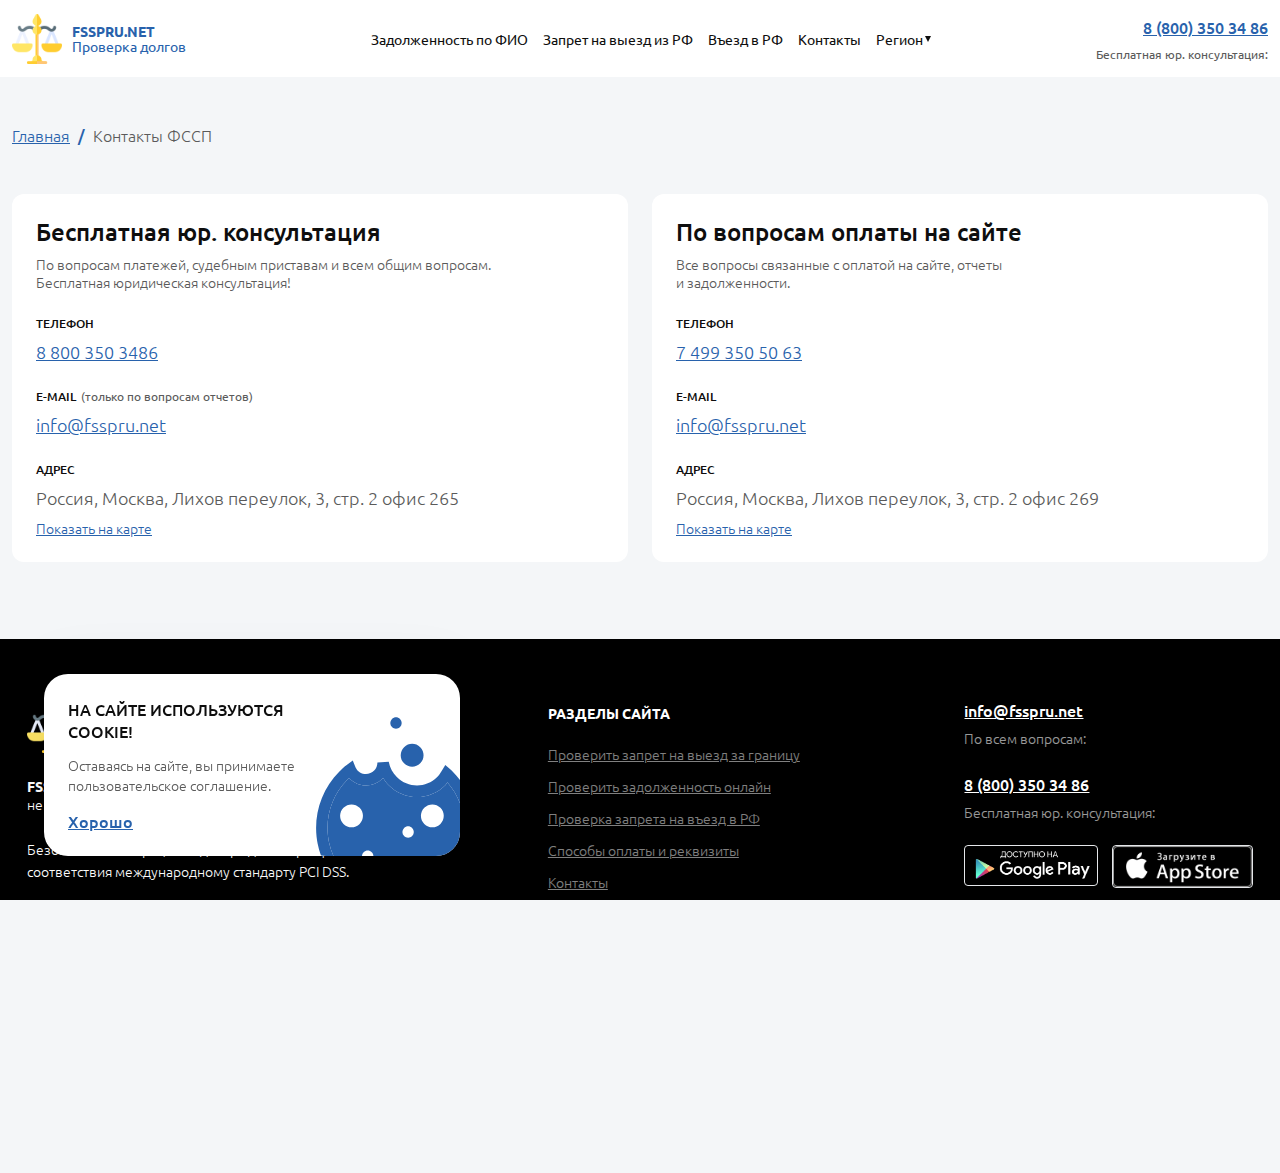
<file: kontakty.html>
<!DOCTYPE html>
<html lang="ru">

<head>
	<meta charset="UTF-8">
	<meta http-equiv="X-UA-Compatible" content="IE=edge">
	<meta name="viewport" content="width=device-width, initial-scale=1.0">
	<title>Контакты ФССП</title>
	<meta name="description"
		content="Официальные контакты ФССП, номера телефона судебных приставов, отдел технической поддержки и другая информация федеральной службе судебных приставов" />
	<meta name="keywords" content="ФССП контакты, номер телефона ФССП" />
	<meta property="og:title" content="Контакты ФССП" />
	<meta property="og:description"
		content="Официальные контакты ФССП, номера телефона судебных приставов, отдел технической поддержки и другая информация федеральной службе судебных приставов" />
	<meta property="og:type" content="website" />
	<meta property="og:url" content="https://fsspru.net/kontakty" />
	<meta property="og:image" content="apple-touch-icon.png" />
	<link rel="shortcut icon" href="favicon.ico">
	<link rel="apple-touch-icon" sizes="144x144" href="apple-touch-icon.png">
	<link rel="icon" type="image/png" sizes="32x32" href="favicon-32x32.png">
	<link rel="icon" type="image/png" sizes="16x16" href="favicon-16x16.png">
	<link rel="webmanifest" href="site.webmanifest.txt">
	<link rel="mask-icon" href="safari-pinned-tab.svg" color="#5bbad5">
	<meta name="msapplication-TileColor" content="#da532c">
	<meta name="theme-color" content="#ffffff">
	<script type="application/ld+json">
    {
      "@context": "https://schema.org",
      "@type": "Organization",
      "url": "https://fsspru.net/kontakty.html",
      "logo": "https://fsspru.net/img/logo.png"
    }
  </script>

	<!-- add plugins css -->
	<link rel="stylesheet" href="css/bootstrap.min.css">
	<link rel="stylesheet" href="css/slick.css">
	<!-- add plugins css end -->

	<link rel="stylesheet" href="css/style.css">
	<link rel="stylesheet" href="css/header.css">
	<link rel="stylesheet" href="css/footer.css">
	<link rel="stylesheet" href="css/contacts.css">
	<link rel="stylesheet" href="css/media.css">
</head>

<body>

	<div class="overlay-bg"></div>
	<nav class="navbar navbar-expand-lg navbar-light fixed-top navbar-header">
		<div class="wrapperHeader">
			<div class="wrapperLogoAndBtn">
				<a class="navbar-brand wrapperLogo" href="index.html">
					<img src="img/logotip.png" class="logo" alt loading="lazy">
					<div class="textHeader">
						<strong>FSSPRU.NET</strong>
						<br>Проверка долгов
					</div>
				</a>
				<button class="navbar-toggler collapsed" type="button" data-toggle="collapse" data-target="#navbarText"
					aria-controls="navbarText" aria-expanded="false" aria-label="Toggle navigation">
					<span class="navbar-toggler-icon"></span>
				</button>
			</div>
			<div class="collapse navbar-collapse justify-content-between" id="navbarText">
				<ul class="nav navbar-nav wrapperLinksHeader align-items-center justify-content-between">
					<li class="nav-item"><a class="nav-link itemHeader" href="index.html">Задолженность по ФИО</a></li>
					<li class="nav-item"><a class="nav-link itemHeader" href="proverit-zapret-na-vyezd-za-granitsu.html">Запрет на
							выезд из РФ</a></li>
					<li class="nav-item"><a class="nav-link itemHeader" href="proverit-zapret-na-vezd-v-rf.html">Въезд в РФ</a>
					</li>
					<li class="nav-item"><a class="nav-link itemHeader" href="kontakty.html">Контакты</a></li>
					<li class="nav-item dropdown"><a class="nav-link itemHeader dropdown-toggle" href="index.html#"
							data-toggle="dropdown">Регион
							<!-- <span class="caret"></span> -->
						</a>
						<div id="w2" class="dropdown-menu-left dropdown-menu">
							<div class="scroll-vertical">
								<a class="dropdown-item" href="region/altayskiy-kray.html">Алтайский край</a>
								<a class="dropdown-item" href="region/amurskaya-oblast.html">Амурская область</a>
								<a class="dropdown-item" href="region/arkhangelskaya-oblast.html">Архангельская область</a>
								<a class="dropdown-item" href="region/astrakhanskaya-oblast.html">Астраханская область</a>
								<a class="dropdown-item" href="region/belgorodskaya-oblast.html">Белгородская область</a>
								<a class="dropdown-item" href="region/bryanskaya-oblast.html">Брянская область</a>
								<a class="dropdown-item" href="region/vladimirskaya-oblast.html">Владимирская область</a>
								<a class="dropdown-item" href="region/volgogradskaya-oblast.html">Волгоградская область</a>
								<a class="dropdown-item" href="region/vologodskaya-oblast.html">Вологодская область</a>
								<a class="dropdown-item" href="region/voronezhskaya-oblast.html">Воронежская область</a>
								<a class="dropdown-item" href="region/yevreyskaya-avtonomnaya-oblast.html">Еврейская А.обл.</a>
								<a class="dropdown-item" href="region/zabaykalskiy-kray.html">Забайкальский край</a>
								<a class="dropdown-item" href="region/ivanovskaya-oblast.html">Ивановская область</a>
								<a class="dropdown-item" href="region/irkutskaya-oblast.html">Иркутская область</a>
								<a class="dropdown-item" href="region/kabardino-balkarskaya-respublika.html">Кабардино-Балкарская
									Республика</a>
								<a class="dropdown-item" href="region/kaliningradskaya-oblast.html">Калининградская область</a>
								<a class="dropdown-item" href="region/kaluzhskaya-oblast.html">Калужская область</a>
								<a class="dropdown-item" href="region/kamchatskiy-kray.html">Камчатский край</a>
								<a class="dropdown-item" href="region/karachayevo-cherkesskaya-respublika.html">Карачаево-Черкесская
									Республика</a>
								<a class="dropdown-item" href="region/kemerovskaya-oblast.html">Кемеровская область</a>
								<a class="dropdown-item" href="region/kirovskaya-oblast.html">Кировская область</a>
								<a class="dropdown-item" href="region/kostromskaya-oblast.html">Костромская область</a>
								<a class="dropdown-item" href="region/krasnodarskiy-kray.html">Краснодарский край</a>
								<a class="dropdown-item" href="region/krasnoyarskiy-kray.html">Красноярский край</a>
								<a class="dropdown-item" href="region/kurganskaya-oblast.html">Курганская область</a>
								<a class="dropdown-item" href="region/kurskaya-oblast.html">Курская область</a>
								<a class="dropdown-item" href="region/leningradskaya-oblast.html">Ленинградская область</a>
								<a class="dropdown-item" href="region/lipetskaya-oblast.html">Липецкая область</a>
								<a class="dropdown-item" href="region/magadanskaya-oblast.html">Магаданская область</a>
								<a class="dropdown-item" href="region/moskva.html">Москва</a>
								<a class="dropdown-item" href="region/moskovskaya-oblast.html">Московская область</a>
								<a class="dropdown-item" href="region/murmanskaya-oblast.html">Мурманская область</a>
								<a class="dropdown-item" href="region/nenetskiy-avtonomnyy-okrug.html">Ненецкий АО</a>
								<a class="dropdown-item" href="region/nizhegorodskaya-oblast.html">Нижегородская область</a>
								<a class="dropdown-item" href="region/novgorodskaya-oblast.html">Новгородская область</a>
								<a class="dropdown-item" href="region/novosibirskaya-oblast.html">Новосибирская область</a>
								<a class="dropdown-item" href="region/omskaya-oblast.html">Омская область</a>
								<a class="dropdown-item" href="region/orenburgskaya-oblast.html">Оренбургская область</a>
								<a class="dropdown-item" href="region/orlovskaya-oblast.html">Орловская область</a>
								<a class="dropdown-item" href="region/penzenskaya-oblast.html">Пензенская область</a>
								<a class="dropdown-item" href="region/permskiy-kray.html">Пермский край</a>
								<a class="dropdown-item" href="region/primorskiy-kray.html">Приморский край</a>
								<a class="dropdown-item" href="region/pskovskaya-oblast.html">Псковская область</a>
								<a class="dropdown-item" href="region/adygey-respublika.html">Республика Адыгея (Адыгея)</a>
								<a class="dropdown-item" href="region/altay-respublika.html">Республика Алтай</a>
								<a class="dropdown-item" href="region/bashkortostan-respublika.html">Республика Башкортостан</a>
								<a class="dropdown-item" href="region/buryatiya-respublika.html">Республика Бурятия</a>
								<a class="dropdown-item" href="region/dagestan-respublika.html">Республика Дагестан</a>
								<a class="dropdown-item" href="region/ingushetiya-respublika.html">Республика Ингушетия</a>
								<a class="dropdown-item" href="region/kalmykiya-respublika.html">Республика Калмыкия</a>
								<a class="dropdown-item" href="region/kareliya-respublika.html">Республика Карелия</a>
								<a class="dropdown-item" href="region/komi-respublika.html">Республика Коми</a>
								<a class="dropdown-item" href="region/avtonomnaya-respublika-krym.html">Республика Крым</a>
								<a class="dropdown-item" href="region/mariy-el-respublika.html">Республика Марий Эл</a>
								<a class="dropdown-item" href="region/mordoviya-respublika.html">Республика Мордовия</a>
								<a class="dropdown-item" href="region/saha-respublika.html">Республика Саха (Якутия)</a>
								<a class="dropdown-item" href="region/severnaya-osetiya-respublika.html">Республика Северная Осетия</a>
								<a class="dropdown-item" href="region/tatarstan-respublika.html">Республика Татарстан</a>
								<a class="dropdown-item" href="region/tyva-respublika.html">Республика Тыва</a>
								<a class="dropdown-item" href="region/khakasiya-respublika.html">Республика Хакасия</a>
								<a class="dropdown-item" href="region/rostovskaya-oblast.html">Ростовская область</a>
								<a class="dropdown-item" href="region/ryazanskaya-oblast.html">Рязанская область</a>
								<a class="dropdown-item" href="region/samarskaya-oblast.html">Самарская область</a>
								<a class="dropdown-item" href="region/sankt-peterburg.html">Санкт-Петербург</a>
								<a class="dropdown-item" href="region/saratovskaya-oblast.html">Саратовская область</a>
								<a class="dropdown-item" href="region/sakhalinskaya-oblast.html">Сахалинская область</a>
								<a class="dropdown-item" href="region/sverdlovskaya-oblast.html">Свердловская область</a>
								<a class="dropdown-item" href="region/sevastopol.html">Севастополь</a>
								<a class="dropdown-item" href="region/smolenskaya-oblast.html">Смоленская область</a>
								<a class="dropdown-item" href="region/stavropolskiy-kray.html">Ставропольский край</a>
								<a class="dropdown-item" href="region/tambovskaya-oblast.html">Тамбовская область</a>
								<a class="dropdown-item" href="region/tverskaya-oblast.html">Тверская область</a>
								<a class="dropdown-item" href="region/tomskaya-oblast.html">Томская область</a>
								<a class="dropdown-item" href="region/tulskaya-oblast.html">Тульская область</a>
								<a class="dropdown-item" href="region/tyumenskaya-oblast.html">Тюменская область</a>
								<a class="dropdown-item" href="region/udmurtskaya-respublika.html">Удмуртская Республика</a>
								<a class="dropdown-item" href="region/ulyanovskaya-oblast.html">Ульяновская область</a>
								<a class="dropdown-item" href="region/khabarovskiy-kray.html">Хабаровский край</a>
								<a class="dropdown-item" href="region/khanty-mansiyskiy-avtonomnyy-okrug.html">Ханты-Мансийский АО</a>
								<a class="dropdown-item" href="region/chelyabinskaya-oblast.html">Челябинская область</a>
								<a class="dropdown-item" href="region/chechenskaya-respublika.html">Чеченская Республика</a>
								<a class="dropdown-item" href="region/chuvashskaya-respublika.html">Чувашская Республика</a>
								<a class="dropdown-item" href="region/chukotskiy-avtonomnyy-okrug.html">Чукотский АО</a>
								<a class="dropdown-item" href="region/yamalo-nenetskiy-avtonomnyy-okrug.html">Ямало-Ненецкий АО</a>
								<a class="dropdown-item" href="region/yaroslavskaya-oblast.html">Ярославская область</a>
							</div>
						</div>
					</li>
				</ul>
				<div class="phoneHeader">
					<a href="tel:88003503486">8 (800) 350 34 86</a>
					<span>Бесплатная юр. консультация:</span>
				</div>
			</div>
		</div>
	</nav>

	<div class="mainWrapper">
		<div class="content">
			<div class="page">
				<div class="page-contacts">
					<div class="container">
						<div class="row">
							<div class="col-12">
								<ul class="breadcrumbs my-ul">
									<li><a href="index.html">Главная</a></li>
									<li><span>Контакты ФССП</span></li>
								</ul>
							</div>

							<div class="col-12">
								<div class="site-contact">
									<div class="row">
										<div class="col-12 col-lg-6 mb-24">
											<div class="site-contact-box">
												<div class="h3">Бесплатная юр. консультация</div>

												<div class="box-text">
													<p>По вопросам платежей, судебным приставам и всем общим вопросам. Бесплатная юридическая
														консультация!</p>
												</div>

												<div class="contacts-item">
													<p>Телефон</p>
													<a href="tel:+78003503486">8 800 350 3486</a>
												</div>
												<div class="contacts-item">
													<p>E-mail<span>(только по вопросам отчетов)</span></p>
													<a href="mailto:info@fsspru.net">info@fsspru.net</a>
												</div>
												<div class="contacts-item">
													<p>Адрес</p>
													<div class="address-box">Россия, Москва, Лихов переулок, 3, стр. 2 офис 265</div>
													<a href="#" class="color-accent text-decoration-line link-map" target="_blank">Показать на
														карте</a>
												</div>
											</div>
										</div>

										<div class="col-12 col-lg-6 mb-24">
											<div class="site-contact-box">
												<div class="h3">По вопросам оплаты на сайте</div>

												<div class="box-text">
													<p>Все вопросы связанные с оплатой на сайте, отчеты <br>и задолженности.</p>
												</div>

												<div class="contacts-item">
													<p>Телефон</p>
													<a href="tel:+74993505063">7 499 350 50 63</a>
												</div>
												<div class="contacts-item">
													<p>E-mail</p>
													<a href="mailto:info@fsspru.net">info@fsspru.net</a>
												</div>
												<div class="contacts-item">
													<p>Адрес</p>
													<div class="address-box">Россия, Москва, Лихов переулок, 3, стр. 2 офис 269</div>
													<a href="#" class="color-accent text-decoration-line link-map" target="_blank">Показать на
														карте</a>
												</div>
											</div>
										</div>
									</div>

								</div>
							</div>
						</div>
					</div>
				</div>
			</div>
		</div>

		<footer>
			<div class="container-fluid">
				<div class="row wrapperFooter wrapperUpFooter">
					<div class="col-lg-5 col-md-4 col-sm-6 сol-12">
						<div class="wrapperLogoFooter">
							<img src="img/logotip.png" class="logo" alt loading="lazy">
							<div class="logoText">
								<strong>FSSPRU.NET</strong> - <br>
								Проверка долгов
							</div>
						</div>

						<div class="contentTextNameDownFooter">
							<p><strong>FSSPRU.NET</strong> Сервис проверки задолженности не является официальным сайтом ФССП.</p>
						</div>

						<div class="contentTextUpFooter">
							<p>Безопасность операций подтверждена сертификатом соответствия международному стандарту PCI DSS.</p>
						</div>
					</div>

					<div class="col-lg-4 col-md-4 col-sm-6 col-12">
						<div class="wrapperSectionsFooter">
							<div class="wrapperSectionsFooterTitle">
								<strong>Разделы сайта</strong>
							</div>
							<div class="contentTextUpFooter">
								<a class="contentTextUpFooterLinks" href="proverit-zapret-na-vyezd-za-granitsu.html">
									Проверить запрет на выезд за границу
								</a>
								<a class="contentTextUpFooterLinks" href="index.html">
									Проверить задолженность онлайн
								</a>
								<a class="contentTextUpFooterLinks" href="proverit-zapret-na-vyezd-za-granitsu.html">
									Проверка запрета на въезд в РФ
								</a>
								<a class="contentTextUpFooterLinks" href="oplata.html">
									Способы оплаты и реквизиты
								</a>
								<a class="contentTextUpFooterLinks" href="kontakty.html">
									Контакты
								</a>
							</div>
						</div>
					</div>

					<div class="col-lg-3 col-md-4 col-sm-6 col-12">
						<div class="wrapperContactFooter">
							<div class="wrapperContactFooterBox">
								<a href="mailto:info@fsspru.net">info@fsspru.net</a>
								<span>По всем вопросам:</span>
							</div>

							<div class="wrapperContactFooterBox">
								<a href="tel:88003503486">8 (800) 350 34 86</a>
								<span>Бесплатная юр. консультация:</span>
							</div>

							<div class="application-links">
								<a href="https://play.google.com/store/apps/details?id=com.fssp.app" target="_blank" rel="nofollow"
									onclick="ym(70699780,'reachGoal','and');return true;" class="application-links__item"><img
										src="img/android.png" alt="приложение фссп на андройд" loading="lazy"></a>
								<a href="https://apps.apple.com/app/%D1%84%D1%81%D1%81%D0%BF-%D0%BF%D1%80%D0%BE%D0%B2%D0%B5%D1%80%D0%BA%D0%B0-%D0%B4%D0%BE%D0%BB%D0%B3%D0%BE%D0%B2-%D0%BF%D0%BE-%D1%84%D0%B8%D0%BE/id1628348859?platform=iphone"
									target="_blank" rel="nofollow" onclick="ym(70699780,'reachGoal','ios');return true;"
									class="application-links__item"><img src="img/apple.png" alt="приложение фссп на айфон"
										loading="lazy"></a>
							</div>
						</div>
					</div>

					<div class="col-12">
						<div class="wrapperPaymentsFooter">
							<div class="box-text">
								<p>Ваши персональные данные защищены: согласно приказу № 107 от 14.07.2023 на сайте производится
									обработка
									персональных
									данных оператором состоящим в реестре РКН под номером 36-23-009650</p>
							</div>
						</div>
					</div>
				</div>
			</div>

			<div class="container-fluid">
				<div class="row wrapperFooter wrapperDownFooter">
					<div class="col-lg-9 col-md-8 col-sm-6 сol-12">
						<div class="contentTextUpFooter">
							<div>Расчеты по переводу денежных средств осуществляет ООО НКО «МОБИ.Деньги» (лицензия ЦБ РФ № 3523-К от
								06.12.2013
								г.)
							</div>
						</div>
					</div>
					<div class="col-lg-3 col-md-4 col-sm-6 сol-12">
						<div class="documentsLinks">
							<a href="oferta.html" class="contentTextDownFooter">
								Договор оферты
							</a>
							<a href="politika.html" class="contentTextDownFooter">
								Политика кофиденциальности
							</a>
						</div>
					</div>
				</div>
			</div>
		</footer>
	</div>



	<!-- cookies -->
	<div class="tibrr-cookie-consent">
		<div class="tibrr-cookie-consent-container">
			<div class="tibrr-cookie-consent-text">
				<div class="tibrr-cookie-consent-text-title">На сайте используются Cookie!</div>
				<div class="box-text">
					<p>Оставаясь на сайте, вы принимаете пользовательское соглашение.</p>
				</div>
				<a href="#" class="tibrr-cookie-consent-button">Хорошо</a>
			</div>
			<div class="tibrr-cookie-consent-icon"><img src="img/cookie.svg" alt="Куки"></div>
		</div>
	</div>

	<!-- add plugins js-->
	<script src="js/jquery.min.js"></script>
	<script src="js/bootstrap.bundle.min.js"></script>
	<script src="js/slick.min.js"></script>
	<script src="js/jquery.maskedinput.min.js"></script>
	<!-- add plugins js end-->

	<script src="js/common.js"></script>

</body>

</html>
</file>
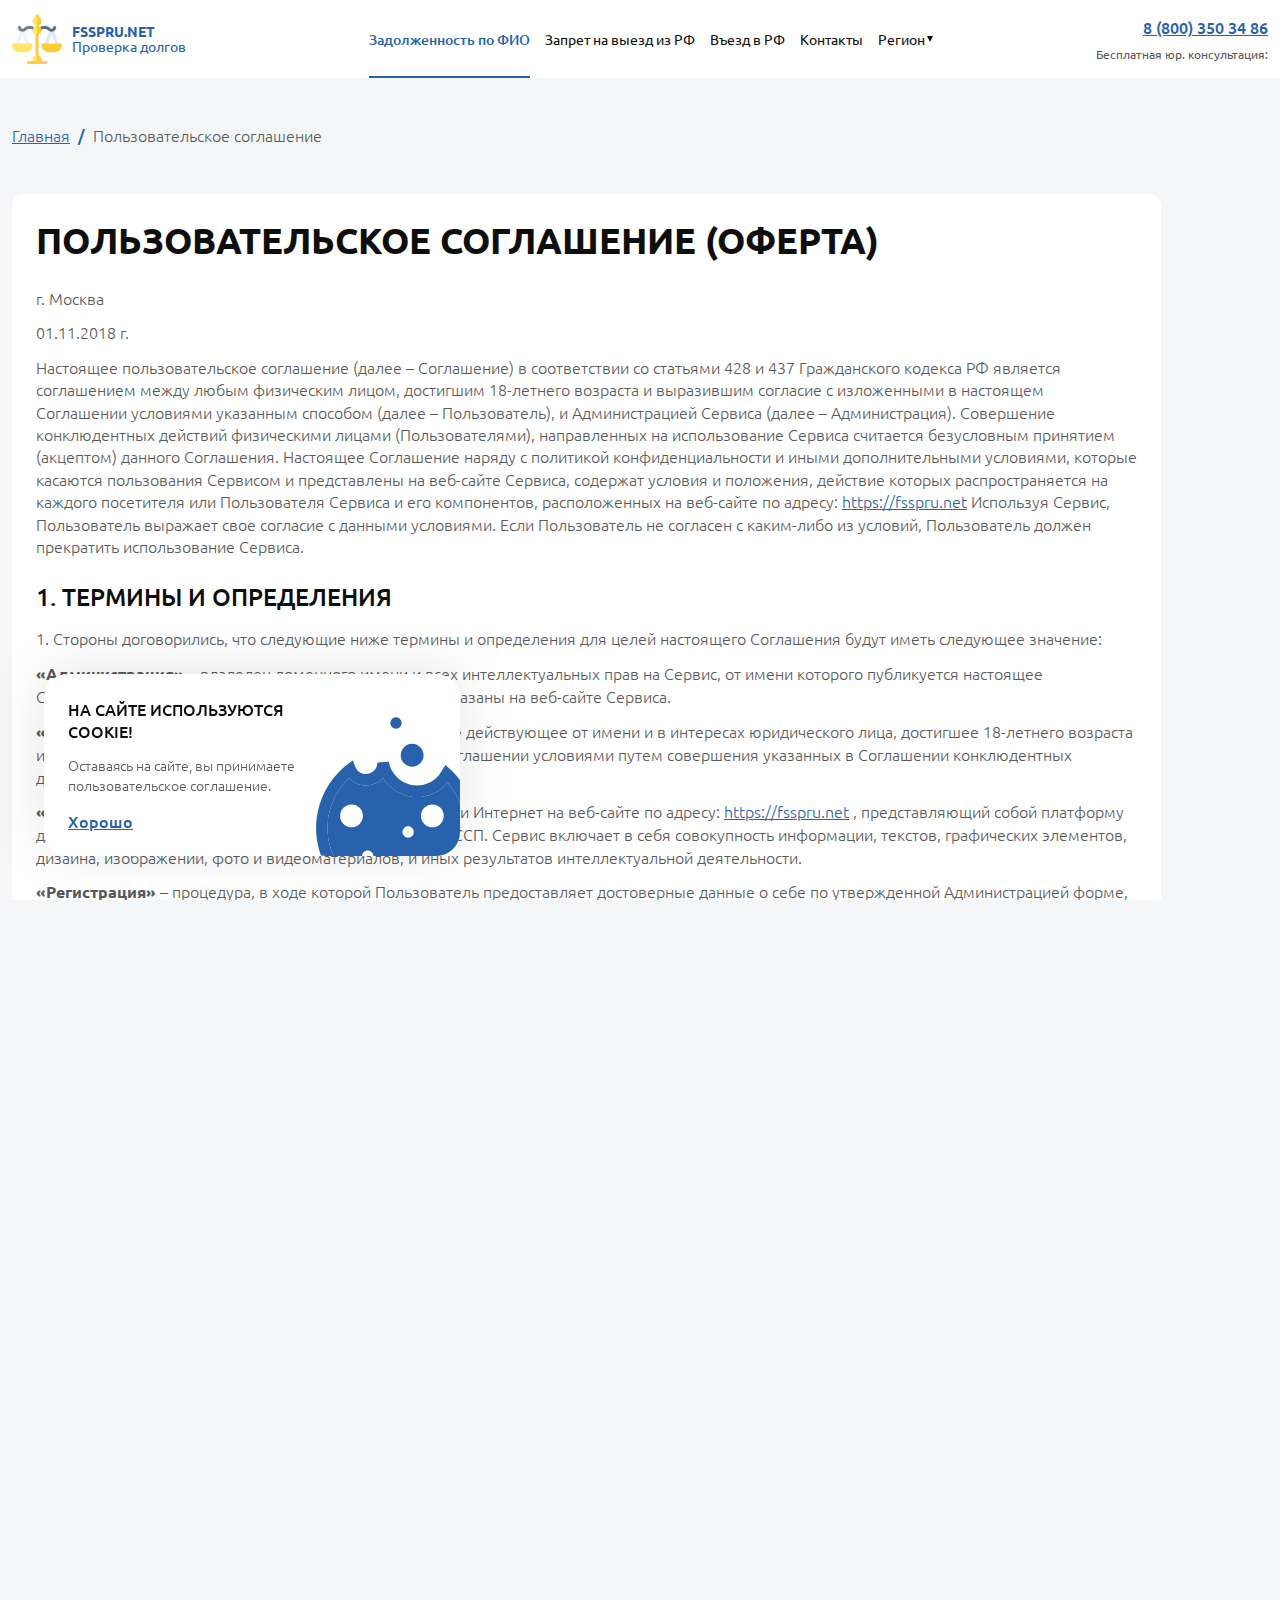
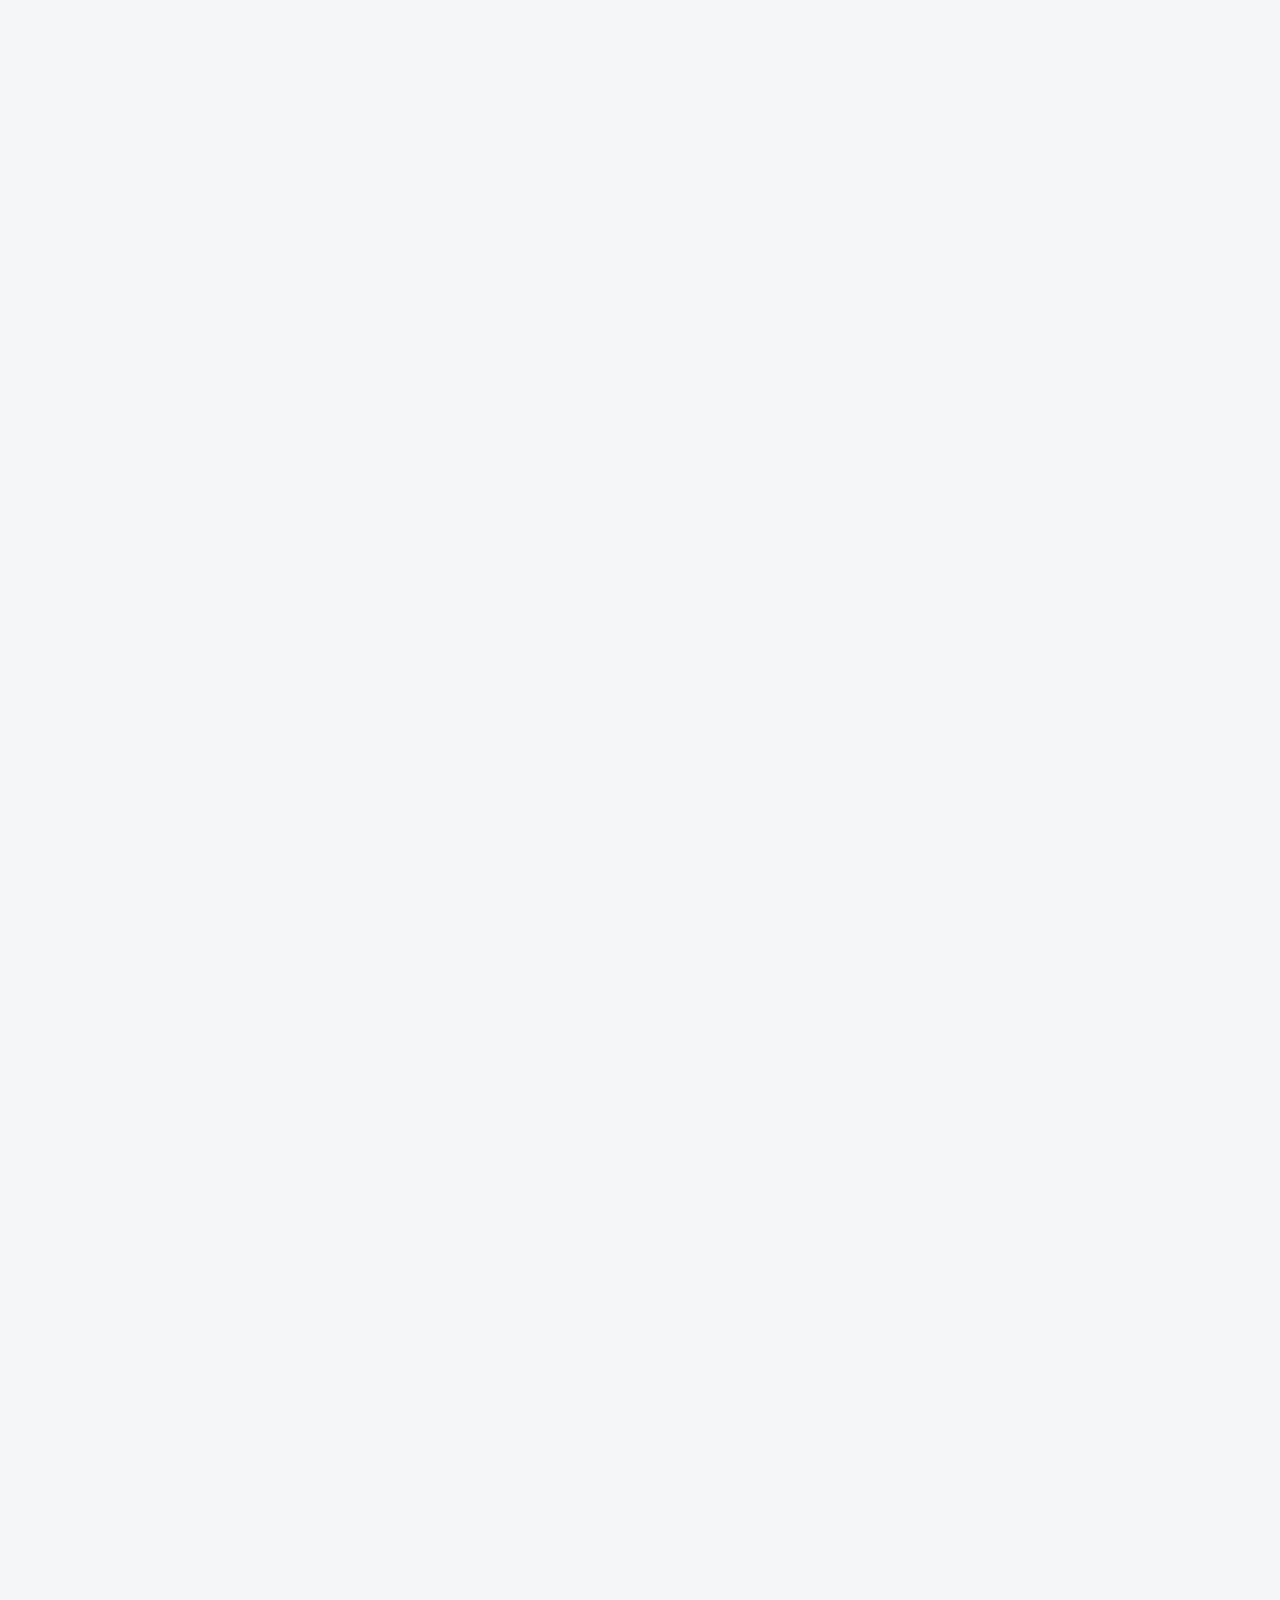
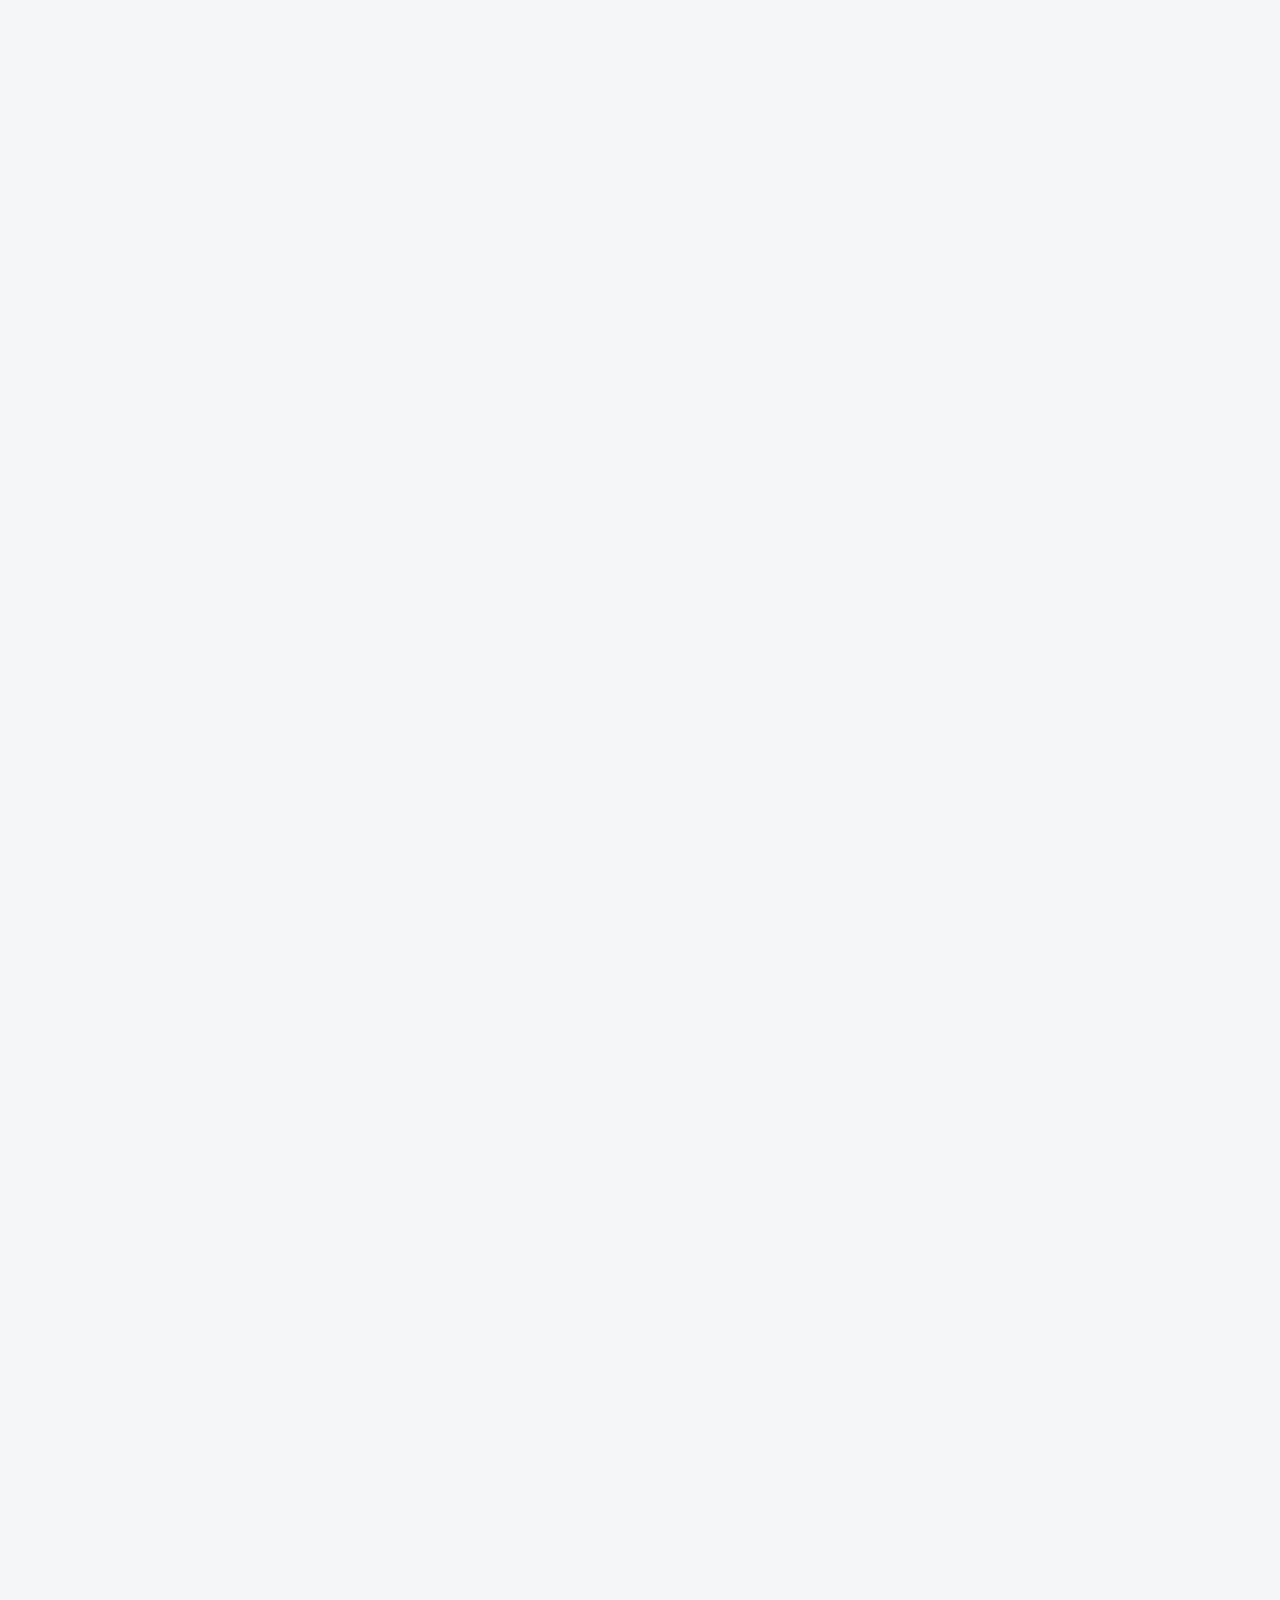
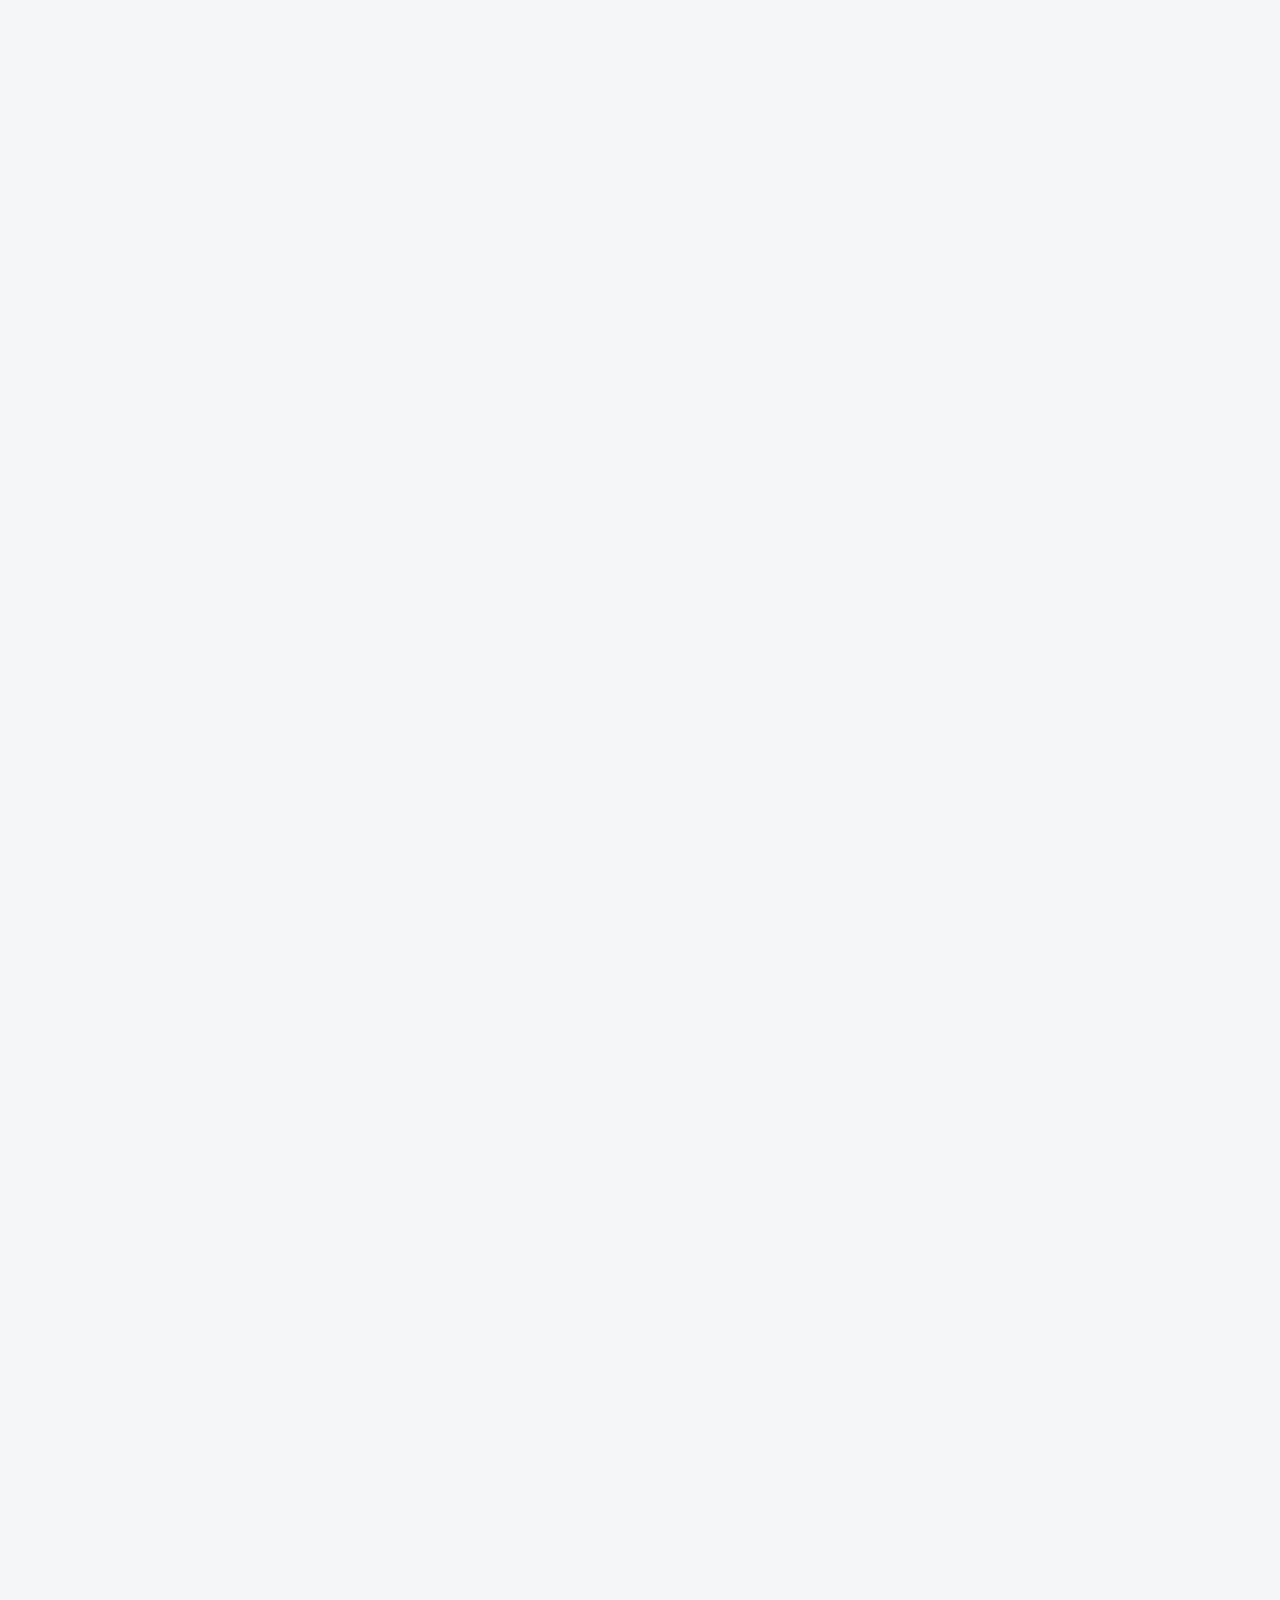
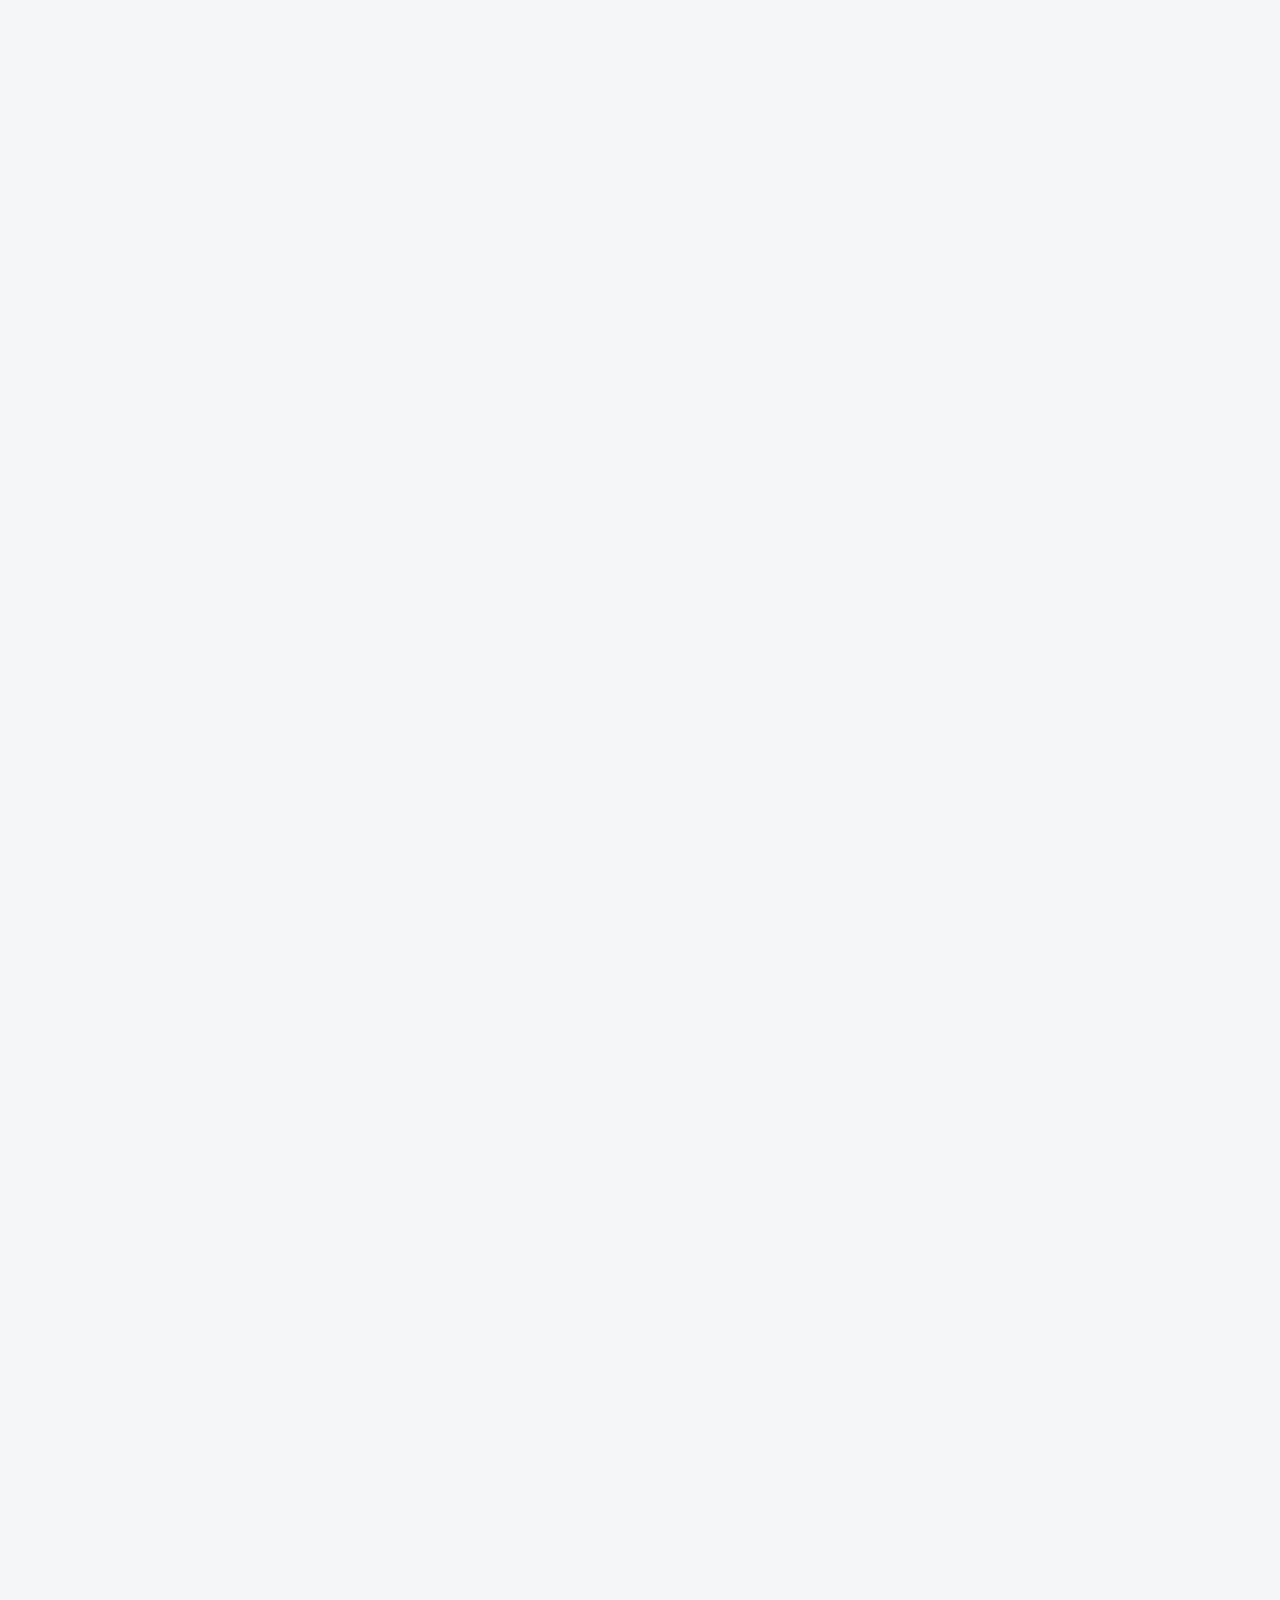
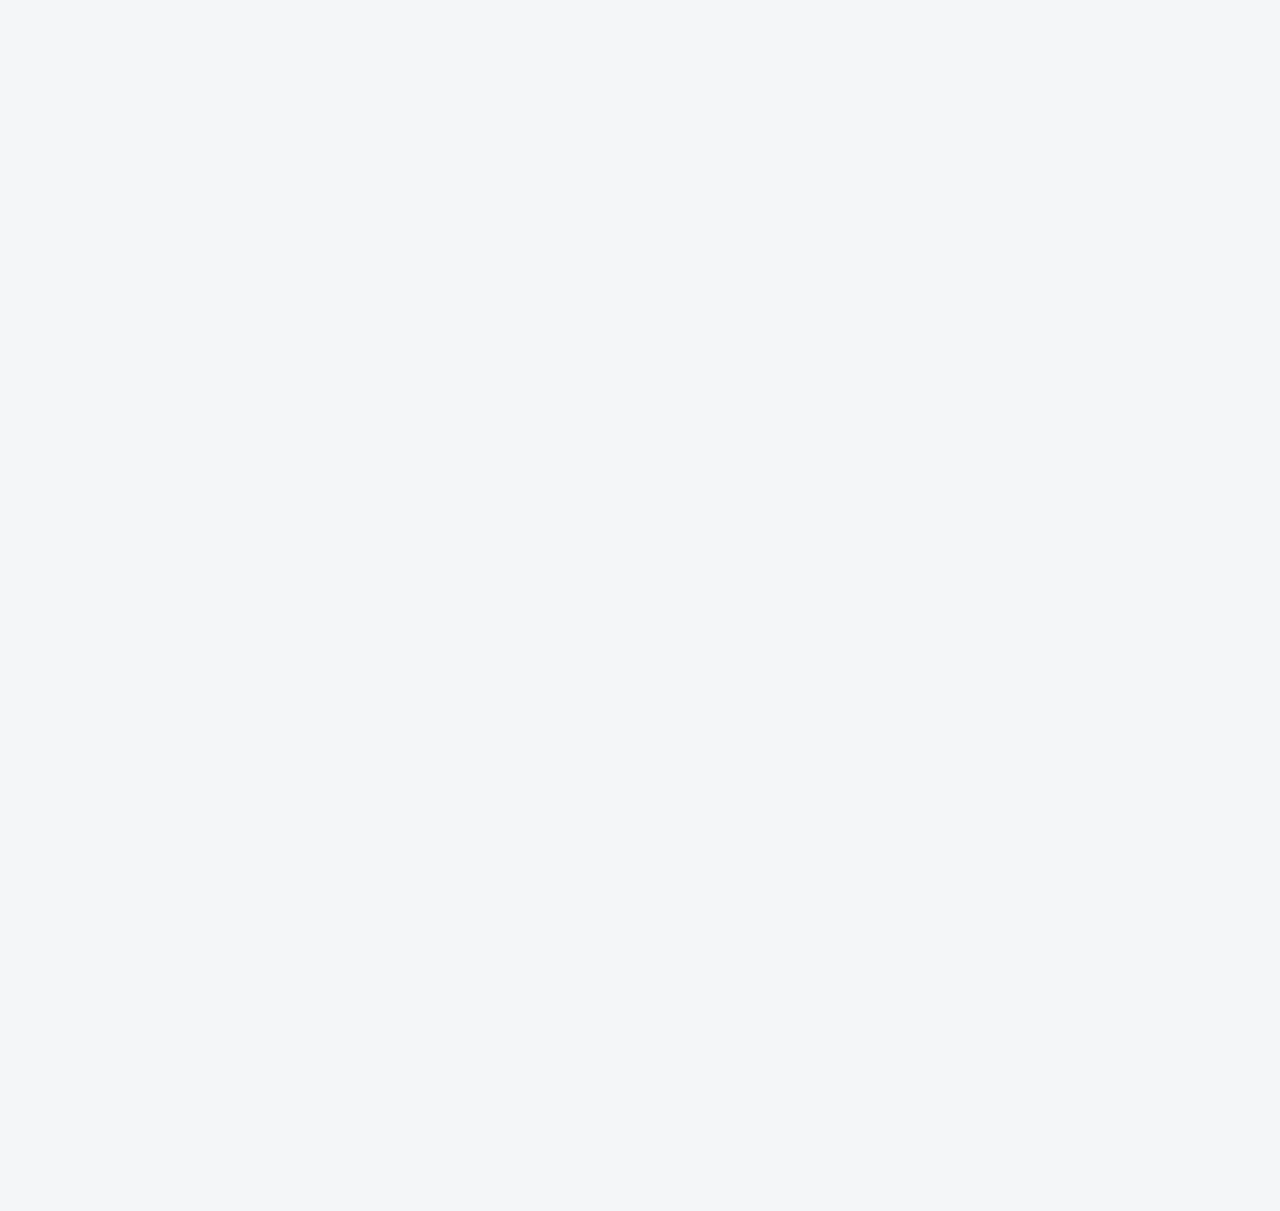
<file: oferta.html>
<!DOCTYPE html>
<html lang="ru">

<head>
	<meta charset="UTF-8">
	<meta http-equiv="X-UA-Compatible" content="IE=edge">
	<meta name="viewport" content="width=device-width, initial-scale=1.0">
	<title>Оферта - fsspru</title>
	<meta name="description"
		content="Настоящее пользовательское соглашение (далее – Соглашение) в соответствии со статьями 428 и 437 Гражданского кодекса РФ является соглашением между любым физическим лицом" />
	<meta name="keywords" content />
	<meta property="og:title" content="Оферта - fsspru" />
	<meta property="og:description"
		content="Настоящее пользовательское соглашение (далее – Соглашение) в соответствии со статьями 428 и 437 Гражданского кодекса РФ является соглашением между любым физическим лицом" />
	<meta property="og:type" content="website" />
	<meta property="og:url" content="https://fsspru.net/oferta" />
	<meta property="og:image" content="apple-touch-icon.png" />
	<link rel="shortcut icon" href="favicon.ico">
	<link rel="apple-touch-icon" sizes="144x144" href="apple-touch-icon.png">
	<link rel="icon" type="image/png" sizes="32x32" href="favicon-32x32.png">
	<link rel="icon" type="image/png" sizes="16x16" href="favicon-16x16.png">
	<link rel="manifest" href="site.webmanifest.txt">
	<link rel="mask-icon" href="safari-pinned-tab.svg" color="#5bbad5">
	<meta name="msapplication-TileColor" content="#da532c">
	<meta name="theme-color" content="#ffffff">
	<script type="application/ld+json">
    {
      "@context": "https://schema.org",
      "@type": "Organization",
      "url": "https://fsspru.net/oferta.html",
      "logo": "https://fsspru.net/img/logo.png"
    }
  </script>

	<!-- add plugins css -->
	<link rel="stylesheet" href="css/bootstrap.min.css">
	<link rel="stylesheet" href="css/slick.css">
	<!-- add plugins css end -->

	<link rel="stylesheet" href="css/style.css">
	<link rel="stylesheet" href="css/header.css">
	<link rel="stylesheet" href="css/footer.css">
	<link rel="stylesheet" href="css/oferta.css">
	<link rel="stylesheet" href="css/media.css">
</head>

<body>
	<div class="overlay-bg"></div>
	<nav class="navbar navbar-expand-lg navbar-light fixed-top navbar-header">
		<div class="wrapperHeader">
			<div class="wrapperLogoAndBtn">
				<a class="navbar-brand wrapperLogo" href="index.html">
					<img src="img/logotip.png" class="logo" alt loading="lazy">
					<div class="textHeader">
						<strong>FSSPRU.NET</strong>
						<br>Проверка долгов
					</div>
				</a>
				<button class="navbar-toggler collapsed" type="button" data-toggle="collapse" data-target="#navbarText"
					aria-controls="navbarText" aria-expanded="false" aria-label="Toggle navigation">
					<span class="navbar-toggler-icon"></span>
				</button>
			</div>
			<div class="collapse navbar-collapse justify-content-between" id="navbarText">
				<ul class="nav navbar-nav wrapperLinksHeader align-items-center justify-content-between">
					<li class="nav-item"><a class="nav-link itemHeader active" href="index.html">Задолженность по ФИО</a></li>
					<li class="nav-item"><a class="nav-link itemHeader" href="proverit-zapret-na-vyezd-za-granitsu.html">Запрет на
							выезд из РФ</a></li>
					<li class="nav-item"><a class="nav-link itemHeader" href="proverit-zapret-na-vezd-v-rf.html">Въезд в РФ</a>
					</li>
					<li class="nav-item"><a class="nav-link itemHeader" href="kontakty.html">Контакты</a></li>
					<li class="nav-item dropdown"><a class="nav-link itemHeader dropdown-toggle" href="index.html#"
							data-toggle="dropdown">Регион
							<!-- <span class="caret"></span> -->
						</a>
						<div id="w2" class="dropdown-menu-left dropdown-menu">
							<div class="scroll-vertical">
								<a class="dropdown-item" href="region/altayskiy-kray.html">Алтайский край</a>
								<a class="dropdown-item" href="region/amurskaya-oblast.html">Амурская область</a>
								<a class="dropdown-item" href="region/arkhangelskaya-oblast.html">Архангельская область</a>
								<a class="dropdown-item" href="region/astrakhanskaya-oblast.html">Астраханская область</a>
								<a class="dropdown-item" href="region/belgorodskaya-oblast.html">Белгородская область</a>
								<a class="dropdown-item" href="region/bryanskaya-oblast.html">Брянская область</a>
								<a class="dropdown-item" href="region/vladimirskaya-oblast.html">Владимирская область</a>
								<a class="dropdown-item" href="region/volgogradskaya-oblast.html">Волгоградская область</a>
								<a class="dropdown-item" href="region/vologodskaya-oblast.html">Вологодская область</a>
								<a class="dropdown-item" href="region/voronezhskaya-oblast.html">Воронежская область</a>
								<a class="dropdown-item" href="region/yevreyskaya-avtonomnaya-oblast.html">Еврейская А.обл.</a>
								<a class="dropdown-item" href="region/zabaykalskiy-kray.html">Забайкальский край</a>
								<a class="dropdown-item" href="region/ivanovskaya-oblast.html">Ивановская область</a>
								<a class="dropdown-item" href="region/irkutskaya-oblast.html">Иркутская область</a>
								<a class="dropdown-item" href="region/kabardino-balkarskaya-respublika.html">Кабардино-Балкарская
									Республика</a>
								<a class="dropdown-item" href="region/kaliningradskaya-oblast.html">Калининградская область</a>
								<a class="dropdown-item" href="region/kaluzhskaya-oblast.html">Калужская область</a>
								<a class="dropdown-item" href="region/kamchatskiy-kray.html">Камчатский край</a>
								<a class="dropdown-item" href="region/karachayevo-cherkesskaya-respublika.html">Карачаево-Черкесская
									Республика</a>
								<a class="dropdown-item" href="region/kemerovskaya-oblast.html">Кемеровская область</a>
								<a class="dropdown-item" href="region/kirovskaya-oblast.html">Кировская область</a>
								<a class="dropdown-item" href="region/kostromskaya-oblast.html">Костромская область</a>
								<a class="dropdown-item" href="region/krasnodarskiy-kray.html">Краснодарский край</a>
								<a class="dropdown-item" href="region/krasnoyarskiy-kray.html">Красноярский край</a>
								<a class="dropdown-item" href="region/kurganskaya-oblast.html">Курганская область</a>
								<a class="dropdown-item" href="region/kurskaya-oblast.html">Курская область</a>
								<a class="dropdown-item" href="region/leningradskaya-oblast.html">Ленинградская область</a>
								<a class="dropdown-item" href="region/lipetskaya-oblast.html">Липецкая область</a>
								<a class="dropdown-item" href="region/magadanskaya-oblast.html">Магаданская область</a>
								<a class="dropdown-item" href="region/moskva.html">Москва</a>
								<a class="dropdown-item" href="region/moskovskaya-oblast.html">Московская область</a>
								<a class="dropdown-item" href="region/murmanskaya-oblast.html">Мурманская область</a>
								<a class="dropdown-item" href="region/nenetskiy-avtonomnyy-okrug.html">Ненецкий АО</a>
								<a class="dropdown-item" href="region/nizhegorodskaya-oblast.html">Нижегородская область</a>
								<a class="dropdown-item" href="region/novgorodskaya-oblast.html">Новгородская область</a>
								<a class="dropdown-item" href="region/novosibirskaya-oblast.html">Новосибирская область</a>
								<a class="dropdown-item" href="region/omskaya-oblast.html">Омская область</a>
								<a class="dropdown-item" href="region/orenburgskaya-oblast.html">Оренбургская область</a>
								<a class="dropdown-item" href="region/orlovskaya-oblast.html">Орловская область</a>
								<a class="dropdown-item" href="region/penzenskaya-oblast.html">Пензенская область</a>
								<a class="dropdown-item" href="region/permskiy-kray.html">Пермский край</a>
								<a class="dropdown-item" href="region/primorskiy-kray.html">Приморский край</a>
								<a class="dropdown-item" href="region/pskovskaya-oblast.html">Псковская область</a>
								<a class="dropdown-item" href="region/adygey-respublika.html">Республика Адыгея (Адыгея)</a>
								<a class="dropdown-item" href="region/altay-respublika.html">Республика Алтай</a>
								<a class="dropdown-item" href="region/bashkortostan-respublika.html">Республика Башкортостан</a>
								<a class="dropdown-item" href="region/buryatiya-respublika.html">Республика Бурятия</a>
								<a class="dropdown-item" href="region/dagestan-respublika.html">Республика Дагестан</a>
								<a class="dropdown-item" href="region/ingushetiya-respublika.html">Республика Ингушетия</a>
								<a class="dropdown-item" href="region/kalmykiya-respublika.html">Республика Калмыкия</a>
								<a class="dropdown-item" href="region/kareliya-respublika.html">Республика Карелия</a>
								<a class="dropdown-item" href="region/komi-respublika.html">Республика Коми</a>
								<a class="dropdown-item" href="region/avtonomnaya-respublika-krym.html">Республика Крым</a>
								<a class="dropdown-item" href="region/mariy-el-respublika.html">Республика Марий Эл</a>
								<a class="dropdown-item" href="region/mordoviya-respublika.html">Республика Мордовия</a>
								<a class="dropdown-item" href="region/saha-respublika.html">Республика Саха (Якутия)</a>
								<a class="dropdown-item" href="region/severnaya-osetiya-respublika.html">Республика Северная Осетия</a>
								<a class="dropdown-item" href="region/tatarstan-respublika.html">Республика Татарстан</a>
								<a class="dropdown-item" href="region/tyva-respublika.html">Республика Тыва</a>
								<a class="dropdown-item" href="region/khakasiya-respublika.html">Республика Хакасия</a>
								<a class="dropdown-item" href="region/rostovskaya-oblast.html">Ростовская область</a>
								<a class="dropdown-item" href="region/ryazanskaya-oblast.html">Рязанская область</a>
								<a class="dropdown-item" href="region/samarskaya-oblast.html">Самарская область</a>
								<a class="dropdown-item" href="region/sankt-peterburg.html">Санкт-Петербург</a>
								<a class="dropdown-item" href="region/saratovskaya-oblast.html">Саратовская область</a>
								<a class="dropdown-item" href="region/sakhalinskaya-oblast.html">Сахалинская область</a>
								<a class="dropdown-item" href="region/sverdlovskaya-oblast.html">Свердловская область</a>
								<a class="dropdown-item" href="region/sevastopol.html">Севастополь</a>
								<a class="dropdown-item" href="region/smolenskaya-oblast.html">Смоленская область</a>
								<a class="dropdown-item" href="region/stavropolskiy-kray.html">Ставропольский край</a>
								<a class="dropdown-item" href="region/tambovskaya-oblast.html">Тамбовская область</a>
								<a class="dropdown-item" href="region/tverskaya-oblast.html">Тверская область</a>
								<a class="dropdown-item" href="region/tomskaya-oblast.html">Томская область</a>
								<a class="dropdown-item" href="region/tulskaya-oblast.html">Тульская область</a>
								<a class="dropdown-item" href="region/tyumenskaya-oblast.html">Тюменская область</a>
								<a class="dropdown-item" href="region/udmurtskaya-respublika.html">Удмуртская Республика</a>
								<a class="dropdown-item" href="region/ulyanovskaya-oblast.html">Ульяновская область</a>
								<a class="dropdown-item" href="region/khabarovskiy-kray.html">Хабаровский край</a>
								<a class="dropdown-item" href="region/khanty-mansiyskiy-avtonomnyy-okrug.html">Ханты-Мансийский АО</a>
								<a class="dropdown-item" href="region/chelyabinskaya-oblast.html">Челябинская область</a>
								<a class="dropdown-item" href="region/chechenskaya-respublika.html">Чеченская Республика</a>
								<a class="dropdown-item" href="region/chuvashskaya-respublika.html">Чувашская Республика</a>
								<a class="dropdown-item" href="region/chukotskiy-avtonomnyy-okrug.html">Чукотский АО</a>
								<a class="dropdown-item" href="region/yamalo-nenetskiy-avtonomnyy-okrug.html">Ямало-Ненецкий АО</a>
								<a class="dropdown-item" href="region/yaroslavskaya-oblast.html">Ярославская область</a>
							</div>
						</div>
					</li>
				</ul>
				<div class="phoneHeader">
					<a href="tel:88003503486">8 (800) 350 34 86</a>
					<span>Бесплатная юр. консультация:</span>
				</div>
			</div>
		</div>
	</nav>

	<div class="mainWrapper">
		<div class="content">
			<div class="page-fault">
				<div class="container">
					<div class="row">
						<div class="col-12">
							<ul class="breadcrumbs my-ul">
								<li><a href="index.html">Главная</a></li>
								<li><span>Пользовательское соглашение</span></li>
							</ul>
						</div>

						<div class="col-12">
							<div class="site-contact">
								<div class="row">
									<div class="col-12 col-lg-11">
										<div class="oferta-box general-box">
											<h1><strong>Пользовательское соглашение (оферта)</strong></h1>
											<div class="box-text">
												<p>г. Москва</p>
												<p>01.11.2018 г.</p>
												<p>Настоящее пользовательское соглашение (далее – Соглашение) в соответствии со статьями 428 и
													437
													Гражданского кодекса
													РФ является соглашением между любым физическим лицом, достигшим 18-летнего возраста и
													выразившим
													согласие с
													изложенными в настоящем Соглашении условиями указанным способом (далее – Пользователь), и
													Администрацией Сервиса
													(далее – Администрация). Совершение конклюдентных действий физическими лицами
													(Пользователями),
													направленных на
													использование Сервиса считается безусловным принятием (акцептом) данного Соглашения. Настоящее
													Соглашение наряду с
													политикой конфиденциальности и иными дополнительными условиями, которые касаются пользования
													Сервисом и представлены
													на веб-сайте Сервиса, содержат условия и положения, действие которых распространяется на
													каждого
													посетителя или
													Пользователя Сервиса и его компонентов, расположенных на веб-сайте по адресу: <a
														href="https://fsspru.net">https://fsspru.net</a> Используя Сервис, Пользователь выражает
													свое
													согласие с данными
													условиями. Если Пользователь не согласен с каким-либо из условий, Пользователь должен
													прекратить
													использование
													Сервиса.</p>

												<div class="titleHome">
													1. ТЕРМИНЫ И ОПРЕДЕЛЕНИЯ
												</div>

												<p>1. Стороны договорились, что следующие ниже термины и определения для целей настоящего
													Соглашения будут иметь
													следующее
													значение:</p>
												<p><strong>
														«Администрация»
													</strong> – владелец доменного имени и всех интеллектуальных прав на Сервис, от имени которого
													публикуется настоящее Соглашение,
													наименование и все реквизиты которого указаны на веб-сайте Сервиса.
												</p>
												<p><strong>
														«Пользователь»
													</strong> – любое физическое лицо, в том числе действующее от имени и в интересах юридического
													лица, достигшее 18-летнего возраста
													и выразившее согласие с изложенными в настоящем Соглашении условиями путем совершения
													указанных
													в Соглашении
													конклюдентных действий, направленных на использование Сервиса.
												</p>
												<p><strong>
														«Сервис»
													</strong> - программный комплекс, размещенный в сети Интернет на веб-сайте по адресу: <a
														href="https://fsspru.net">https://fsspru.net</a> , представляющий собой платформу для
													получения информации о задолженностях в базе ФССП. Сервис включает в себя
													совокупность информации, текстов, графических элементов, дизайна, изображений, фото и
													видеоматериалов, и иных
													результатов интеллектуальной деятельности.
												</p>
												<p><strong>
														«Регистрация»
													</strong> – процедура, в ходе которой Пользователь предоставляет достоверные данные о себе по
													утвержденной Администрацией форме, а
													также Логин и пароль. Регистрация считается завершенной только в случае успешного прохождения
													Пользователем всех ее
													этапов, включая активацию, осуществляемую переходом по уникальной ссылке, отправляемой на
													адрес
													электронной почты,
													указанной Пользователем.
												</p>
												<p><strong>
														«Учетная запись», или «Аккаунт»
													</strong> – набор записей в базе данных Администрации, идентифицирующая Пользователя учетными
													данными, указанными им при
													регистрации, и позволяющая осуществлять управление параметрами оказываемых с помощью Сервиса
													услуг.
												</p>
												<p><strong>
														«Учетные данные», или «Логин и пароль»
													</strong> – набор символов, используемых для идентификации Пользователя при осуществлении им
													доступа к учетной записи.
												</p>
												<p><strong>
														«Персональные регистрационные данные Пользователя»
													</strong> – данные, добровольно указанные или загруженные Пользователем при прохождении
													Регистрации и при дальнейшем использовании
													Сервиса. Данные хранятся в базе данных Администрации и подлежат использованию исключительно в
													соответствии с настоящим
													Соглашением и действующим российским и международным законодательством.
												</p>
												<p><strong>
														«СМС», или «SMS», или «СМС-сообщения»
													</strong> – (Short Message Service – служба коротких сообщений) средство связи, технология,
													позволяющая осуществлять прием и
													передачу коротких текстовых сообщений (СМС-сообщений) при помощи мобильного телефона.
												</p>
												<p><strong>
														«Условия использования»
													</strong> – совокупность соглашений между Пользователем и Администрацией включающее в себя
													настоящее Соглашение, Политику
													конфиденциальности, а также иные соглашения, входящие в Условия использования Сервисом.
												</p>
												<p><strong>
														«Тарифы»
													</strong> – утвержденная Администрацией плата за пользование Сервисом и являющаяся
													неотъемлемым
													приложением настоящего Соглашения.
													Тарифы размещены на веб-сайте Сервиса.
												</p>
												<p><strong>
														«Стандарт PCI DSS»
													</strong> – (Payment Card Industry Data Security Standard) стандарт защиты информации,
													разработанный Международными Платежными
													Системами и используемый их участниками при обмене информацией в рамках проведения операций,
													совершенных с
													использованием банковских карт. PCI DSS объединяет в себе требования ряда программ по защите
													информации, в частности:
													- Visa: Account Information Security (AIS);
													- MasterCard: Site Data Protection (SDP);
													- МИР: Правила платежной системы «Мир» (МИР.05.141.0-20.00.00).
												</p>
												<p><strong>
														«XML»
													</strong> – (Extensible Markup Language) межплатформенный стандартный формат обмена
													структурированной информацией (язык разметки),
													являющийся открытым стандартом ISO 20022. Спецификация версии 1.1 описана в RFC 4825.
												</p>
												<p><strong>
														«PDF»
													</strong> (Portable Document Format) межплатформенный стандартный формат электронных
													документов,
													являющийся открытым стандартом
													ISO 32000-1:2008. Спецификация версии 1.7 описана в RFC 7995.
												</p>
												<p>2. Все остальные термины и определения, встречающиеся в тексте Соглашения, толкуются
													Сторонами
													в соответствии с
													законодательством Российской Федерации, действующими рекомендациями (RFC) международных
													органов
													по стандартизации в
													сети
													Интернет и сложившимися в сети Интернет обычными правилами толкования соответствующих
													терминов.
													Кроме того, в
													настоящем
													Соглашении используются термины из: ГОСТ Р ИСО 9241-151-2014, ГОСТ Р ИСО 9241-161-2016, ГОСТ
													30390-2013, ГОСТ
													31985-2013, ГОСТ Р 55051-2012, ГОСТ Р 57489-2017, ГОСТ 7.83-2001, ГОСТ 7.4-95, ГОСТ 7.9-95
													(ИСО
													214-76), ГОСТ
													7.60-2003,
													ГОСТ 7.82-2001.
												</p>
												<p>3. Термины и определения, используемые в настоящем Соглашении, могут быть использованы как в
													единственном, так и во
													множественном числе в зависимости от контекста, написание терминов может быть использовано как
													с
													заглавной буквы, так и
													с прописной.
												</p>
												<p>4. Названия заголовков (статей), а также конструкция Соглашения предназначены исключительно
													для
													удобства пользования
													текстом Соглашения и буквального юридического значения не имеют.
												</p>

												<div class="titleHome">2. ПРЕДМЕТ СОГЛАШЕНИЯ</div>
												<p>1. Настоящее Соглашение регулирует отношения между Пользователем, с одной стороны, и
													Администрацией с другой стороны, по
													предоставлению Пользователю права использования Сервиса, а также регламентирует порядок
													использования Сервиса.
												</p>
												<p>2. В соответствии с настоящим Соглашением Администрация предоставляет права пользования
													Сервисом в соответствии с его
													назначением, а именно для:
												</p>
												<ol>
													<li>Получение информации о задолженностях в базе судебных приставов в режиме онлайн;
													</li>
													<li>Предоставление возможности оплаты задолженностей посредством партнеров oplatagosuslug.ru;
													</li>
													<li>Возможность получить справочную сводку по задолженностям и рекомендации о возможности
														выезда
														за границу,
														сформированным в виде pdf документа. Пример сводного отчета находится в открытом доступе и
														доступен каждому для
														ознакомления перед оплатой. Посстоянная ссылка на пример отчета: <a
															href="https://fsspru.net//download-report">Образец</a>, образец сгенерирован на
														вымышленные
														данные. На странице <a
															href="https://fsspru.net/proverit-zapret-na-vyezd-za-granitsu">проверка
															запрета выезда за границу</a> пристуствует только информационная часть отчета, сервис не
														гарантирует точности отображения информации именно в таком
														виде как она отражена на странце. При составление отчета сервис не нарушает законодательства
														РФ и формирует отчет только
														из общедоступных баз.</li>
												</ol>

												<div class="titleHome">3. ИНТЕЛЛЕКТУАЛЬНЫЕ ПРАВА НА СЕРВИС</div>
												<p>1. Сервис, его составляющие и отдельные компоненты (в том числе, но не ограничиваясь:
													программы
													для ЭВМ, базы данных, коды,
													лежащие в их основе ноу-хау, алгоритмы, элементы дизайна, шрифты, логотипы, а также текстовые,
													графические и иные
													материалы) являются объектами интеллектуальной собственности, охраняемой в соответствии с
													российским и международным
													законодательством, любое использование которых допускается только на основании разрешения
													правообладателя.</p>
												<p>2. Администрация настоящим предоставляет Пользователю на весь срок действия настоящего
													Соглашения неисключительную (без
													ограничения территории действия и не подлежащую передаче или уступке третьим лицам), отзывную,
													ограниченную лицензию на
													использование Сервиса. Такая неисключительная лицензия предназначена для того, чтобы
													обеспечить
													Пользователю возможность
													пользования Сервисом в личных целях с учетом ограничений, предусмотренных настоящим
													Соглашением.
												</p>
												<p>3. Пользователь соглашается, что не вправе (в том числе не вправе разрешать кому-либо)
													изменять, создавать производные
													работы, разбирать Сервис на составляющие коды, декомпилировать или иным образом пытаться
													получить исходный код
													программного обеспечения или любой его части, за исключением случаев, когда есть письменное
													разрешение Администрации на
													совершение таких действий. В противном случае, Пользователь несёт полную ответственность за
													подобные действия,
													предусмотренную международным и российским законодательством.</p>
												<p>4. Соглашение не предусматривает передачу прав на интеллектуальную собственность
													Администрации
													(либо ее часть), за
													исключением ограниченной лицензии, которая предоставляется на основании вышеизложенного.
													Никакие
													положения Соглашения не
													являются уступкой прав на интеллектуальную собственность Администрации или отказом от данных
													прав на основании
													законодательства.</p>
												<p>5. Сервис содержит или может содержать программы для ЭВМ, которые лицензируются (или
													сублицензируются) Пользователю в
													соответствии с общедоступной лицензией GNU или иными аналогичными лицензиями Open Source,
													которые помимо прочих прав
													разрешают Пользователю копировать, модифицировать, перераспределять определенные программы для
													ЭВМ или их части и
													получать доступ к исходному коду. Если такая лицензия предусматривает предоставление исходного
													кода пользователям,
													которым программа для ЭВМ предоставляется в формате исполняемого двоичного кода (объектного
													кода), исходный код делается
													доступным при осуществлении запроса на адрес электронной почты Администрации. Если какая-либо
													лицензия на программы для
													ЭВМ с открытым исходным кодом требует, чтобы Администрация предоставляла права на
													использование,
													копирование или
													модификацию программ для ЭВМ с открытым исходным кодом, выходящие за рамки прав,
													предоставляемых
													настоящим Соглашением,
													такие права имеют преимущественную силу над правами и ограничениями, оговоренными в настоящем
													Соглашении.</p>

												<div class="titleHome">4. ОБЪЕМ И КАТЕГОРИИ ОБРАБАТЫВАЕМЫХ ПЕРСОНАЛЬНЫХ ДАННЫХ, КАТЕГОРИИ
													СУБЪЕКТОВ
													ПЕРСОНАЛЬНЫХ ДАННЫХ</div>

												<p>1. Администрация обязуется предоставить право использовать Сервис в соответствии с настоящим
													Соглашением круглосуточно 7
													(семь) дней в неделю, включая выходные и праздничные дни, с допустимыми технологическими
													перерывами не более 5 (пяти)
													часов в месяц.</p>

												<p>2. Администрация обязуется приложить все разумные усилия по обеспечению стабильной работы
													Сервиса, постепенному его
													совершенствованию, исправлению ошибок в работе Сервиса, однако, Сервис предоставляется
													Пользователю по принципу «как
													есть». Это означает, что Администрация:</p>

												<ol>
													<li>не гарантирует отсутствие ошибок в работе Сервиса;</li>
													<li>не несет ответственность за бесперебойную работу Сервиса и его совместимость с программным
														обеспечением и техническими
														средствами Пользователя и иных лиц;</li>
													<li>не несет ответственность за причинение любых убытков, которые возникли или могут
														возникнуть
														в связи с или при
														использовании Сервисом;</li>
													<li>не несет ответственность за неисполнение либо ненадлежащее исполнение своих обязательств
														вследствие сбоев в
														телекоммуникационных и энергетических сетях, действий вредоносных программ, а также
														недобросовестных действий третьих
														лиц, направленных на несанкционированный доступ и(или) выведение из строя программного
														и(или)
														аппаратного комплекса
														Администрации.</li>
												</ol>

												<p>3. Администрация вправе предоставить Пользователю доступ к Сервису и поддерживать Сервис в
													рабочем состоянии, а также
													вправе приостанавливать предоставление доступа к Сервису на время, необходимое для проведения
													планово-профилактических и
													восстановительных работ на оборудовании с предварительным уведомлением Пользователя.</p>
												<p>4. Пользователь соглашается с тем, что Администрация вправе использовать предоставленные
													Пользователем при Регистрации
													данные в целях проведения маркетинговых мероприятий, связанных с Сервисом, а также направлять
													на
													предоставленный
													Пользователем электронный почтовый адрес и(или) путем оповещения SMS-сообщениями на
													предоставленный Пользователем номер
													мобильного телефона, размещать в пространстве, ограниченном доступом Пользователя, рекламные и
													информационные сообщения
													по своему усмотрению.</p>
												<p>5. Администрация оставляет за собой право путем звонков и отправления SMS-сообщений,
													обращаться
													к Пользователю в целях
													проверки качества работы Сервиса и сообщения критически важной для Пользователя информации.
												</p>
												<p>6. Администрация оставляет за собой право запросить электронные копии документов для
													подтверждения личности Пользователя.
													Администрация также обязана предоставить достоверную контактную информацию о Пользователе по
													запросу регистрационных
													учреждений или правоохранительных органов.</p>
												<p>7. Администрация обязуется обеспечить конфиденциальность и сохранность всех данных полученных
													от Пользователя, кроме
													случаев, когда такое разглашение произошло по не зависящим от Администрации причинам, а также
													за
													исключением случаев,
													предусмотренных действующим международным и российским законодательством.</p>
												<p>8. Администрация обязуется осуществлять техническую поддержку Пользователя по вопросам и в
													порядке, указанном в настоящем
													Соглашении.</p>
												<p>9. Техническая поддержка в форме письменной консультации предоставляется только по
													официальному
													запросу Пользователя путём
													отправки им электронного сообщения на адрес электронной почты: <a
														href="mailto:info@fsspru.net">info@fsspru.net</a>. Консультация специалиста может быть
													предоставлена по следующим вопросам: регистрация и проблемы при ее прохождении,
													функционирование и оплата Сервиса, восстановление утраченного пароля и(или) доступа. Не
													предоставляются консультации по
													вопросам, не имеющим отношения к работе Сервиса.
												</p>

												<div class="titleHome">5. ПРАВА И ОБЯЗАННОСТИ ПОЛЬЗОВАТЕЛЯ, ГАРАНТИИ</div>
												<p>1. Пользователь гарантирует, что:</p>
												<ol>
													<li>Ему исполнилось 18 (восемнадцать) лет или он достиг иного возраста совершеннолетия,
														предусмотренного на территории
														его юрисдикции, и обладает правоспособностью заключать настоящее Соглашение, имеющее
														обязательную юридическую силу, от
														собственного имени, либо от имени физического или юридического лица, в интересах которого он
														заключает настоящее
														Соглашение.</li>
													<li>Понимает, что Администрация не предоставляет юридических консультаций и рекомендаций
														относительно законодательства
														или требований, действие которых распространяется на Пользователя, либо на конечных
														пользователей, а также относительно
														соблюдения Пользователем действующего законодательства и требований.</li>
													<li>Пользователь получил все необходимые согласия и разрешения, предусмотренные действующим
														законодательством, для
														размещения, передачи и публикации личных данных и(или) изображений физических или
														юридических
														лиц, которые являются
														частью Персональных регистрационных данных Пользователя. Пользователь обязуется соблюдать
														все
														соответствующие требования
														и ограничения законодательства в их отношении.</li>
												</ol>

												<p>2. Права Пользователя:</p>
												<ol>
													<li>Пользователь имеет право использовать Сервис не запрещенными настоящим Соглашением и
														действующим международным и
														российским законодательством способами в пределах его функционала.</li>
													<li>В случае возникновения в работе Сервиса проблем технического характера, а также в случае
														получения Пользователем
														сообщений, являющихся несанкционированной рекламной рассылкой, либо содержащих запрещенные
														настоящим Соглашением
														материалы, в том числе угрозы или файлы с подозрением на вирус, а также если Пользователь
														обнаруживает факты, дающие
														основания полагать, что его доступ к Сервису был использован кем-либо несанкционированно,
														Пользователь имеет право
														обратиться к Администрации для выяснения ситуации и принятия необходимых мер.</li>
													<li>Пользователь имеет право обращаться в техническую поддержку по указанным в настоящем
														Соглашении вопросам, касающимся
														Сервиса.</li>
													<li>Пользователь имеет право на обеспечение сохранности своих персональных данных, настолько,
														насколько это зависит от
														Администрации в соответствии с действующим международным и российским законодательством.
													</li>
													<li>Пользователь имеет право в любой момент отказаться от звонков, получения SMS-сообщений и
														иных информационных
														рекламных рассылок, сообщив об этом Администрации.</li>
												</ol>

												<p>3. Обязанности Пользователя:</p>
												<ol>
													<li>При использовании Сервиса Пользователь обязуется не нарушать интеллектуальные права
														Администрации.</li>
													<li>При использовании Сервиса Пользователь обязуется вводить запрашиваемые данные достоверно и
														внимательно, тщательно
														проверяя верность вводимых данных. Администрация не несет ответственности за ошибки,
														допущенные Пользователем при вводе
														данных.</li>
													<li>Пользователь ответственен за хранение Логина и пароля вне доступа третьих лиц и
														своевременную их смену в случае утери
														или иной необходимости.</li>
													<li>Пользователь несет ответственность перед Администрацией за предоставление достоверной и
														актуальной контактной и
														регистрационной информации о себе при использовании Сервиса. В случае изменения указанных
														данных, Пользователь обязан
														сообщить об этом Администрации путём самостоятельного изменения своих данных.</li>
													<li>Пользователь соглашается никогда и ни при каких обстоятельствах не использовать Сервис для
														осуществления действий,
														запрещенных или ограниченных международным и российским законодательством.</li>
													<li>Присоединяясь к настоящему Соглашению, Пользователь обязуется не наносить ущерб Сервису,
														программной оболочке,
														техническим и программным средствам, узловым машинам Администрации, в т.ч. путем
														многократного
														направления однотипных
														запросов на веб-сайт Сервиса с помощью средств автоматизации с целью автоматического сбора
														информации, размещаемой на
														веб-сайте Сервиса.</li>
													<li>В случае нарушения Пользователем какого-либо из условий настоящего Соглашения
														Администрация
														оставляет за собой право
														прекратить доступ Пользователя к Сервису (в том числе путем блокирования доступа к Сервису
														через IP-адрес, с которого
														была осуществлена регистрация данного Пользователя либо было совершено наибольшее количество
														посещений Сервиса данным
														Пользователем).</li>
													<li>Пользователь соглашается с тем, что возместит Администрации любые убытки, понесенные
														Администрацией в связи с
														использованием Пользователем Сервиса c нарушением Пользователем настоящего Соглашения и прав
														(в том числе
														интеллектуальных, информационных и т.д.) третьих лиц.</li>
													<li>Пользователь признает и соглашается, что IP-адрес устройства Пользователя фиксируется
														техническими средствами
														Администрации, и в случае совершения незаконных действий, в том числе действий, нарушающих
														интеллектуальные права
														третьих лиц, ответственным за указанные незаконные действия признается владелец устройства,
														определяемого техническими
														средствами Администрации по принадлежности IP-адреса.</li>
												</ol>

												<div class="titleHome">6. ПОРЯДОК ИСПОЛЬЗОВАНИЯ СЕРВИСА</div>
												<p>1.
													Настоящее Соглашение регулирует отношения исключительно по использованию Сервиса и не
													регулирует
													использование
													информационного ресурса “fsspru.ru”. Оказание иных услуг или выполнение иных работ
													регулируется
													отдельно в порядке,
													установленном законодательством Российской Федерации.</p>
												<p>2.
													Сервис предоставляется на возмездной основе. Оплата за использование Сервиса осуществляется в
													размере, который указан в
													описании к предлагаемому к совершению действию на веб-сайте Сервиса и/или в соответствии с
													тарифами, указанными на
													веб-сайте Сервиса. Пользователь имеет возможность ознакомиться с ценами на веб-сайте до
													совершения оплаты.</p>
												<p>3.
													Используя Сервис Пользователь осознает и принимает тот факт, что как весь Сервис, так и
													составляющие его компоненты в
													отдельности, не имеют отношения к Федеральной Службе судебных приставов.</p>
												<p>4.
													Сервис позволяет Пользователю проверить задолженность в режиме онлайн, информация показана
													пользователю так как ее
													предоставляют ФССП, при оплате платеж совершается к партнерам сервиса АО «МОБИ.Деньги», сервис
													не несет ответственности
													за транзакцию (перевод) денежных средств в государственную казну.</p>
												<p>5.
													Пользователь осознает, что получаемые им с помощью Сервиса сведения в формате PDF не являются
													официальными документами и
													носят информационный характер.</p>
												<p>6.
													Указанные на веб-сайте Сервиса сроки оказания услуг являются ориентировочными и финальный срок
													оказания услуги зависит
													от оперативности реагирования официальной базы Федеральной службы судебных приставов.</p>
												<p>7.
													Также при помощи Сервиса Пользователю могут оказываться иные дополнительные платные услуги на
													условиях и по ценам,
													указанным на соответствующих страницах веб-сайта Сервиса, содержащих описание предлагаемых
													услуг. При этом Администрация
													не несет ответственность за данные, полученные от официальных и общедоступных источников.</p>
												<p>8.
													Сервис может иметь интерактивные подсказки и иные инструктивные материалы, разъясняющие
													Пользователю порядок
													использования Сервиса, в том числе порядок оплаты.</p>
												<p>9.
													Оплата осуществляется с помощью банковской карты или электронных денежных средств с
													привлечением
													Администрацией третьих
													лиц для приема оплаты и организации защищенного канала оплаты (Яндекс.Деньги, PayPal,
													ROBOKASSA
													и т.д.). Процесс оплаты
													и передаваемые данные сертифицированы и защищены по стандарту безопасности данных индустрии
													платежных карт PCI DSS.</p>
												<p>10.
													Возврат денежных средств возможен в случае невыполнения запроса Пользователя по вине
													Администрации. Возврат
													осуществляется на основании заявления в свободной форме, направленном Администрации на адрес
													электронной почты:
													info@fsspru.net , которое должно содержать указание на причину, по которой запрос, по мнению
													Пользователя, не был
													выполнен, а также реквизиты и желаемый способ возврата денежных средств.</p>
												<p>11.
													Максимальный срок возврата денежных средств - 30 (тридцать) дней. Для осуществления возврата
													денежных средств,
													пользователь обязан заполнить заявление на возврат денежных средств, которое предоставит
													администрация.</p>
												<p>12.
													Направление заявления о возврате денежных средств возможно не позднее 8 (восьми рабочих дней)
													с
													момента направления
													запроса с помощью Сервиса на получения отчета.</p>

												<div class="titleHome">7. КОНФИДЕНЦИАЛЬНОСТЬ</div>
												<p>13.
													Использование Сервиса предусматривает необходимость предоставления, сбора и(или) использования
													ряда персональных данных.
													В частности, при предоставлении доступа к Сервису и при его использовании Администрация
													получает
													доступ и использует ряд
													данных, касающихся Пользователя. Политика конфиденциальности Администрации, касающаяся
													Сервиса,
													размещена по адресу:
													<a href="https://fsspru.net/politika">https://fsspru.net/politika</a>
												</p>
												<p>14.
													Используя Сервис Пользователь, во исполнение требований Федерального закона от 27.07.2006 г. N
													152-ФЗ «О персональных
													данных» предоставляет Администрации свое согласие на обработку любых своих персональных
													данных,
													в том числе фамилии,
													имени и отчества, даты и места рождения, паспортных данных, почтового адреса, номера
													мобильного
													телефона, адреса
													электронной почты, сведений о банковской карте (номер, срок действия, имя и фамилия держателя
													карты), IP-адреса
													устройства Пользователя, данных файлов «cookie», информации о веб-браузере Пользователя,
													технических характеристик
													устройства и программного обеспечения, используемых Пользователем, даты и времени доступа к
													Сервису, адресов
													запрашиваемых страниц веб-сайта, географических координат места нахождения Пользователя и иной
													другой информации, для
													следующих целей сроком на 10 (десять) лет:</p>
												<ol>
													<li>использование персональных данных Пользователя для работы Сервиса;</li>
													<li>идентификация Пользователя при использовании Сервиса, в том числе при регистрации
														Пользователя в Сервисе и создании
														учетной записи (аккаунта);</li>
													<li>предоставление Пользователю персонализированной информации при использовании Сервиса, в
														том
														числе в виде новостей,
														информации о новых услугах, предлагаемых Администрацией;</li>
													<li>осуществление связи с Пользователем, в том числе путем направления уведомлений, запросов и
														информации, касающейся
														использования Сервиса, а также обработка запросов от Пользователя;</li>
													<li>определение местонахождения Пользователя для обеспечения безопасности, предотвращения
														мошенничества, предоставления
														Пользователю информационных услуг, соответствующих его местоположению;</li>
													<li>подтверждение достоверности и полноты персональных данных, предоставленных Пользователем;
													</li>
													<li>улучшение качества работы Сервиса, уровня удобства их использования, совершенствование
														Сервиса, разработка новых
														услуг и предложений для Пользователя;</li>
													<li>проведение статистических и иных исследований использования Сервиса на основе обезличенных
														данных;</li>
													<li>проведение рекламных и маркетинговых рассылок с информацией о других услугах, оказываемых
														Администрацией. Данный
														пункт Стороны договорились считать предварительным согласием Пользователя на получение
														рекламы
														в соответствии с
														Федеральным законом от 13.03.2006 № 38-ФЗ «О рекламе»;</li>
													<li>соблюдение обязательных требований законодательства Российской Федерации.</li>
												</ol>
												<p>15.
													В рамках предоставленного согласия Администрации предоставляется право на совершение с
													персональными данными
													Пользователя любых действий включая, но не ограничиваясь: сбор, систематизацию, накопление,
													хранение, уточнение
													(обновление, изменение), использование, передачу, обезличивание, блокирование, уничтожение,
													передачу персональных данных
													партнерам Администрации и другим лицам, а также осуществление иных необходимых действий с
													персональными данными с учетом
													действующего законодательства.</p>
												<p>16.
													Обработка персональных данных Пользователя может осуществляться с помощью средств
													автоматизации
													и/или без использования
													средств автоматизации в соответствии с действующим законодательством.</p>
												<p>17.
													Настоящее согласие на обработку персональных данных Пользователя распространяет свое действие
													на
													любую передачу
													персональных данных Пользователя Администрации, совершенную до предоставления настоящего
													согласия.</p>

												<div class="titleHome">8. РАЗРЕШЕНИЕ СПОРОВ И УДОВЛЕТВОРЕНИЕ ПРЕТЕНЗИЙ</div>
												<p>1.
													Все споры и претензии регулируются на основании положений настоящего Соглашения, а в случае их
													не урегулирования – в
													порядке, установленном действующим законодательством.</p>
												<p>2.
													Любые вопросы, комментарии и иная корреспонденция Пользователя должны направляться
													Администрации
													путем отправки
													электронного сообщения на адрес электронной почты: <a
														href="mailto:info@fsspru.net">info@fsspru.net</a>. Администрация не несет ответственности и
													не
													гарантирует ответ на запросы, вопросы, предложения и иную информацию, направленные ему любым
													другим способом.</p>
												<p>3.
													Возникшие в связи с настоящим Соглашением претензии направляются Администрации путем отправки
													электронного сообщения на
													адрес электронной почты: <a href="mailto:info@fsspru.net">info@fsspru.net</a>. Администрация
													обязуется в течение 10 (десяти) рабочих дней рассмотреть данную
													претензию, при необходимости направив письмо с изложением своей позиции по указанному в
													претензии адресу электронной
													почты. При этом претензии Пользователей, которых не представляется возможным идентифицировать
													на
													основе предоставленных
													им при регистрации данных (в том числе анонимные претензии), Администрация не рассматривает. В
													случае если Пользователь
													не согласен с мотивами, приведенными Администрацией в ответе на претензию, процедура ее
													урегулирования повторяется при
													помощи направления мотивированного ответа Пользователя с использованием почтовой связи, а
													именно
													заказным письмом с
													уведомлением. В случае невозможности разрешения претензии путем переговоров, спор разрешается
													в
													судебном порядке в
													соответствии с настоящим Соглашением.</p>
												<p>4.
													Пользователь и Администрация соглашаются, что при невозможности разрешения споров, возникших в
													связи с настоящим
													Соглашением, путем переговоров такие споры разрешаются сторонами по нормам российского и
													международного права и
													рассматриваются по месту нахождения Администрации.</p>

												<div class="titleHome">9. СРОК ДЕЙСТВИЯ СОГЛАШЕНИЯ</div>
												<p>1.
													Настоящее Соглашение заключается между Сторонами на неопределенный срок.</p>

												<div class="titleHome">10. УВЕДОМЛЕНИЯ И СООБЩЕНИЯ, ОБМЕН ДОКУМЕНТАМИ</div>
												<p>1.
													Все документы, уведомления и сообщения в рамках настоящего Соглашения, в том числе связанные с
													его изменением или
													расторжением, должны направляться либо в письменной форме в виде бумажного документа, либо
													электронной форме способами,
													позволяющими установить Сторону, от которой исходит уведомление. В частности, путем отправки
													электронного сообщения на
													адрес электронной почты Администрации: <a href="mailto:info@fsspru.net">info@fsspru.net</a> и
													адрес электронной почты Пользователя, указанным им при
													регистрации в Аккаунте.</p>
												<p>2.
													Любой документ, уведомление или сообщение в письменной форме в виде бумажного документа,
													направляемое одной из Сторон
													другой Стороне, имеет юридическую силу только в том случае, если оно направлено по адресу,
													указанному в настоящем
													Соглашении. Уведомление может быть вручено лично или направлено заказным письмом и будет
													считаться полученным:
												</p>
												<ol>
													<li>при вручении лично – на дату вручения;</li>
													<li>при отправке заказным письмом – на дату, указанную в квитанции, подтверждающей доставку
														соответствующего почтового
														отправления организацией связи.</li>
												</ol>
												<p>3. Любой документ, уведомление или сообщение в электронной форме в виде электронного
													документа
													или электронного
													сообщения,
													направляемое одной из Сторон другой Стороне, имеет юридическую силу только в том случае, если
													оно направлено на адрес
													электронной почты Администрации: <a href="mailto:info@fsspru.net">info@fsspru.net</a> и адрес
													электронной почты Пользователя, указанный им при регистрации
													в
													Аккаунте.</p>
												<p>4. Для целей настоящего Соглашения документ, уведомление или сообщение в электронной форме,
													направленные одной Стороной
													с
													ее адреса электронной почты на адрес электронной почты другой Стороны считаются подписанными
													простой электронной
													подписью, которая подтверждает факт формирования электронной подписи конкретной Стороной самим
													фактом направления
													электронного сообщения или документы с ее адреса электронной почты.</p>
												<p>5.
													Любой документ, уведомление или сообщение в электронной форме считается подписанным простой
													электронной подписью Стороны
													при выполнении в том числе одного из следующих условий:</p>
												<ol>
													<li>простая электронная подпись в виде указания на адрес электронной почты отправителя
														содержится в
														самом электронном
														документе, уведомлении или сообщении;</li>
													<li>ключ простой электронной подписи в виде логина и пароля отправителя от информационной
														системы
														оператора услуг
														электронной почты применяется в соответствии с правилами, установленными оператором услуг
														электронной почты и в
														отправленном электронном документе, уведомлении или сообщении содержится информация,
														указывающая
														на лицо, от имени
														которого был отправлен электронный документ, уведомление или сообщение.</li>
												</ol>
												<p>6.
													Любой документ, уведомление или сообщение в электронной форме, подписанные простой электронной
													подписью направляющей его
													Стороны, признаются электронным документом, равнозначным документу на бумажном носителе,
													подписанному собственноручной
													подписью соответствующей Стороны.</p>
												<p>7.
													Каждая из Сторон обязуется соблюдать конфиденциальность ключа простой электронной почты в виде
													логина и пароля от
													информационной системы оператора услуг электронной почты. В случае несанкционированного
													доступа
													к
													указанным логину и
													паролю, их утраты или раскрытия третьим лицам Сторона обязана незамедлительно сообщить об этом
													другой Стороне и принять
													меры по восстановлению доступа и/или замене логина и пароля.</p>
												<p>8.
													Указанные выше правила Стороны признают соглашением между ними, как между участниками
													электронного
													взаимодействия,
													устанавливающее случаи признания электронных документов, подписанных простой электронной
													подписью,
													равнозначными
													документам на бумажных носителях, подписанным собственноручной подписью.</p>


												<div class="titleHome">11. ДОПОЛНИТЕЛЬНЫЕ УСЛОВИЯ</div>
												<p>1.
													Действующая редакция настоящего Соглашения размещается в сети Интернет на веб-сайте
													Администрации
													по адресу:
													<a href="https://fsspru.net/politika">https://fsspru.net/politika</a>
												</p>
												<p>2.
													Администрация оставляет за собой право в одностороннем порядке и без предварительного
													уведомления
													Пользователей изменять
													условия Соглашения, разместив при этом окончательную версию Соглашения на веб-сайте по адресу:
													<a href="https://fsspru.net/politika">https://fsspru.net/politika</a> за 10 (десять) дней до
													вступления изменений в силу. Положения новой
													редакции Соглашения
													становятся обязательными для всех ранее зарегистрировавшихся Пользователей Сервиса с даты его
													вступления в силу.
												</p>
												<p>3.
													Пользователь подтверждает, что ознакомился со всеми положениями Соглашения, понимает и
													принимает
													их.</p>
												<p>4.
													Пользователь обязуется использовать Сервис добросовестно и разумно.</p>
											</div>
										</div>
									</div>
								</div>

							</div>
						</div>
					</div>
				</div>
			</div>
		</div>

		<footer>
			<div class="container-fluid">
				<div class="row wrapperFooter wrapperUpFooter">
					<div class="col-lg-5 col-md-4 col-sm-6 сol-12">
						<div class="wrapperLogoFooter">
							<img src="img/logotip.png" class="logo" alt loading="lazy">
							<div class="logoText">
								<strong>FSSPRU.NET</strong> - <br>
								Проверка долгов
							</div>
						</div>

						<div class="contentTextNameDownFooter">
							<p><strong>FSSPRU.NET</strong> Сервис проверки задолженности не является официальным сайтом ФССП.</p>
						</div>

						<div class="contentTextUpFooter">
							<p>Безопасность операций подтверждена сертификатом соответствия международному стандарту PCI DSS.</p>
						</div>
					</div>

					<div class="col-lg-4 col-md-4 col-sm-6 col-12">
						<div class="wrapperSectionsFooter">
							<div class="wrapperSectionsFooterTitle">
								<strong>Разделы сайта</strong>
							</div>
							<div class="contentTextUpFooter">
								<a class="contentTextUpFooterLinks" href="proverit-zapret-na-vyezd-za-granitsu.html">
									Проверить запрет на выезд за границу
								</a>
								<a class="contentTextUpFooterLinks" href="index.html">
									Проверить задолженность онлайн
								</a>
								<a class="contentTextUpFooterLinks" href="proverit-zapret-na-vyezd-za-granitsu.html">
									Проверка запрета на въезд в РФ
								</a>
								<a class="contentTextUpFooterLinks" href="oplata.html">
									Способы оплаты и реквизиты
								</a>
								<a class="contentTextUpFooterLinks" href="kontakty.html">
									Контакты
								</a>
							</div>
						</div>
					</div>

					<div class="col-lg-3 col-md-4 col-sm-6 col-12">
						<div class="wrapperContactFooter">
							<div class="wrapperContactFooterBox">
								<a href="mailto:info@fsspru.net">info@fsspru.net</a>
								<span>По всем вопросам:</span>
							</div>

							<div class="wrapperContactFooterBox">
								<a href="tel:88003503486">8 (800) 350 34 86</a>
								<span>Бесплатная юр. консультация:</span>
							</div>

							<div class="application-links">
								<a href="https://play.google.com/store/apps/details?id=com.fssp.app" target="_blank" rel="nofollow"
									onclick="ym(70699780,'reachGoal','and');return true;" class="application-links__item"><img
										src="img/android.png" alt="приложение фссп на андройд" loading="lazy"></a>
								<a href="https://apps.apple.com/app/%D1%84%D1%81%D1%81%D0%BF-%D0%BF%D1%80%D0%BE%D0%B2%D0%B5%D1%80%D0%BA%D0%B0-%D0%B4%D0%BE%D0%BB%D0%B3%D0%BE%D0%B2-%D0%BF%D0%BE-%D1%84%D0%B8%D0%BE/id1628348859?platform=iphone"
									target="_blank" rel="nofollow" onclick="ym(70699780,'reachGoal','ios');return true;"
									class="application-links__item"><img src="img/apple.png" alt="приложение фссп на айфон"
										loading="lazy"></a>
							</div>
						</div>
					</div>

					<div class="col-12">
						<div class="wrapperPaymentsFooter">
							<div class="box-text">
								<p>Ваши персональные данные защищены: согласно приказу № 107 от 14.07.2023 на сайте производится
									обработка
									персональных
									данных оператором состоящим в реестре РКН под номером 36-23-009650</p>
							</div>
						</div>
					</div>
				</div>
			</div>

			<div class="container-fluid">
				<div class="row wrapperFooter wrapperDownFooter">
					<div class="col-lg-9 col-md-8 col-sm-6 сol-12">
						<div class="contentTextUpFooter">
							<div>Расчеты по переводу денежных средств осуществляет ООО НКО «МОБИ.Деньги» (лицензия ЦБ РФ № 3523-К от
								06.12.2013
								г.)
							</div>
						</div>
					</div>
					<div class="col-lg-3 col-md-4 col-sm-6 сol-12">
						<div class="documentsLinks">
							<a href="oferta.html" class="contentTextDownFooter">
								Договор оферты
							</a>
							<a href="politika.html" class="contentTextDownFooter">
								Политика кофиденциальности
							</a>
						</div>
					</div>
				</div>
			</div>
		</footer>
	</div>



	<!-- cookies -->
	<div class="tibrr-cookie-consent">
		<div class="tibrr-cookie-consent-container">
			<div class="tibrr-cookie-consent-text">
				<div class="tibrr-cookie-consent-text-title">На сайте используются Cookie!</div>
				<div class="box-text">
					<p>Оставаясь на сайте, вы принимаете пользовательское соглашение.</p>
				</div>
				<a href="#" class="tibrr-cookie-consent-button">Хорошо</a>
			</div>
			<div class="tibrr-cookie-consent-icon"><img src="img/cookie.svg" alt="Куки"></div>
		</div>
	</div>

	<!-- Modal -->
	<div class="modal fade" id="resultModal" tabindex="-1" role="dialog" 
		aria-hidden="true">
		<div class="modal-dialog modal-dialog-centered">
			<div class="modal-content">
				<div class="modal-header">
					<div class="modal-title"><strong>Оставьте</strong> ваш E-mail</div>
					<!-- <button type="button" class="close" data-dismiss="modal" aria-label="Close">
						<span aria-hidden="true">&times;</span>
					</button> -->
					<div class="box-text">
						<p>оставьте адрес эл. почты и мы пришлем результат проверки на вашу почту</p>
					</div>
				</div>
				<div class="modal-body">
					<form method="post" class="form-modal">
						<div class="form-group">
							<label for="mail">
								<span class="input-title">Укажите ваш E-mail</span>
							</label>
							<input type="text" placeholder="E-mail" name="mail" id="mail" required>
						</div>
						<div class="btn-group">
							<button type="submit" class="btn btn-accent">Отправить</button>
							<a href="#" class="btn btn-border" data-dismiss="modal" aria-label="Close">Закрыть</a>
						</div>
					</form>
				</div>
			</div>
		</div>
	</div>

	<!-- add plugins js-->
	<script src="js/jquery.min.js"></script>
	<script src="js/bootstrap.bundle.min.js"></script>
	<script src="js/slick.min.js"></script>
	<script src="js/jquery.maskedinput.min.js"></script>
	<!-- add plugins js end-->

	<script src="js/common.js"></script>

</body>

</html>
</file>
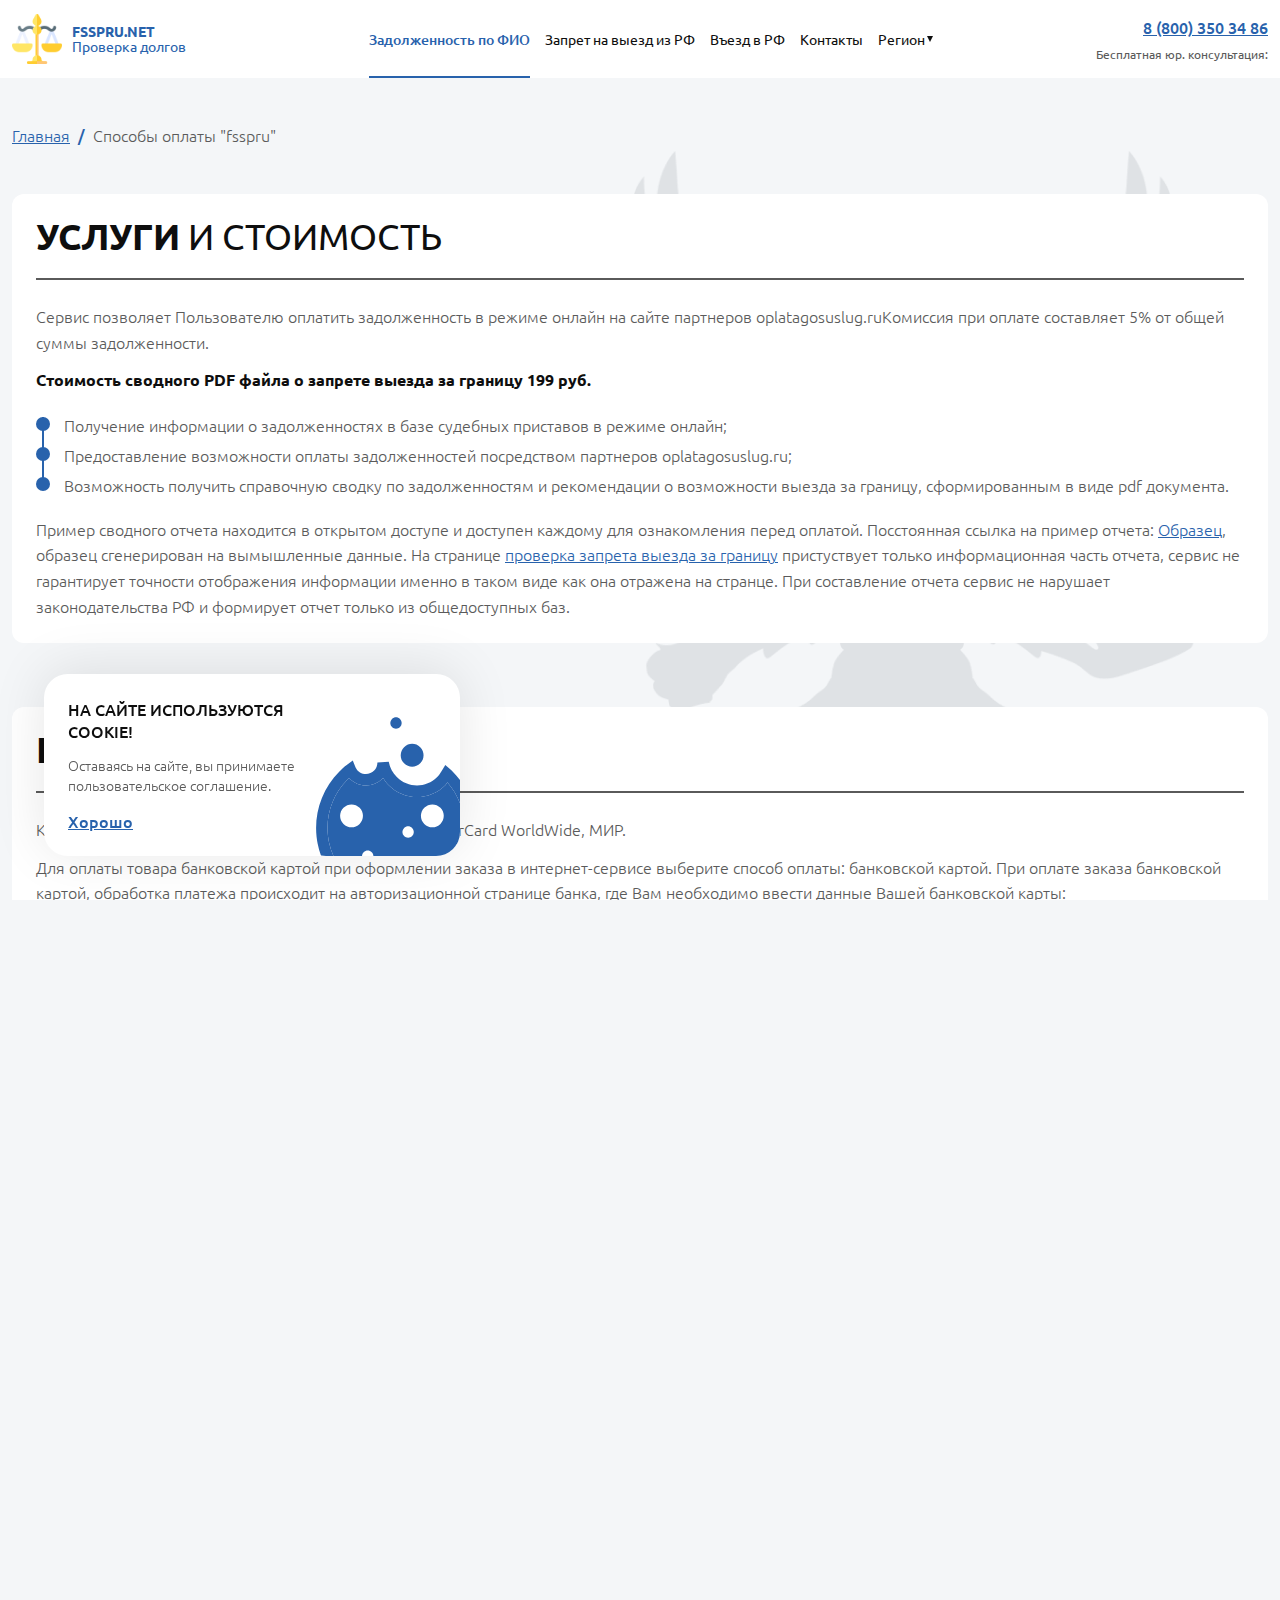
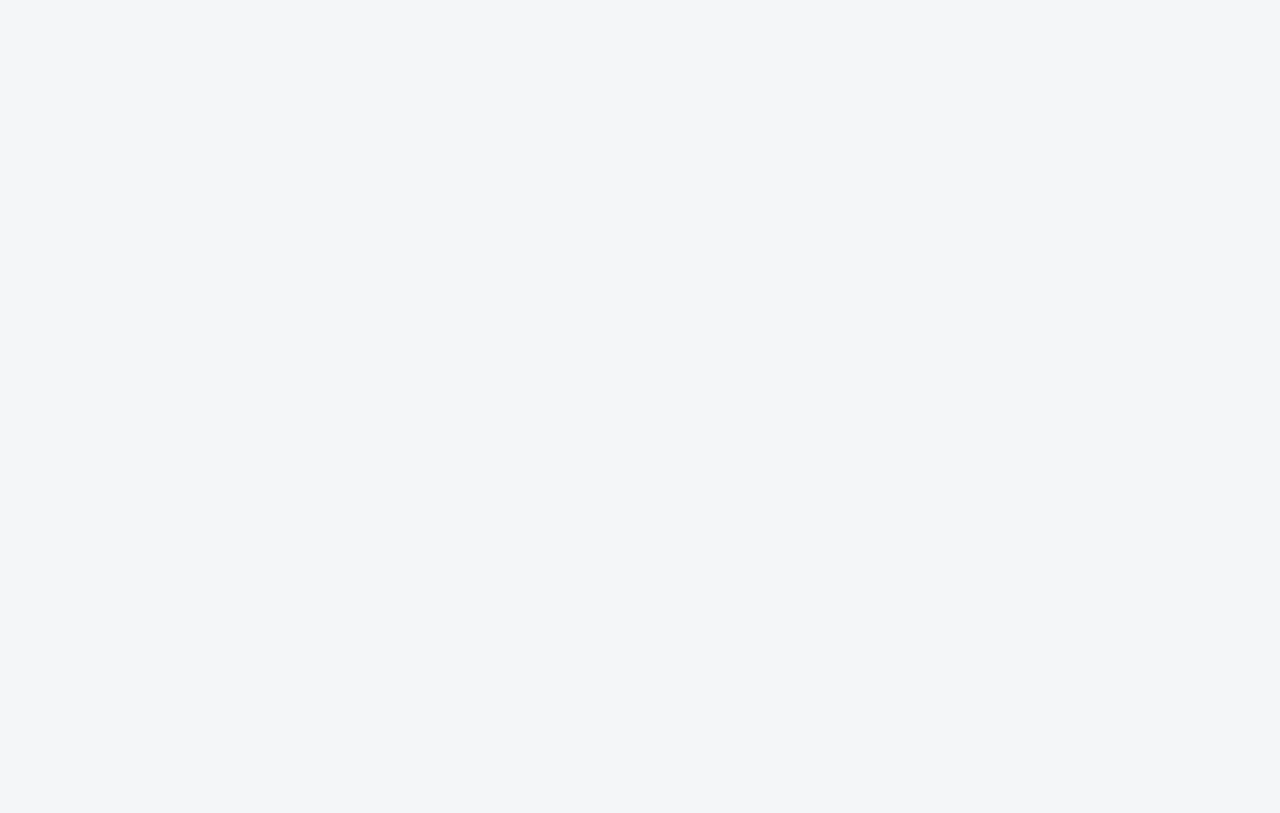
<file: oplata.html>
<!DOCTYPE html>
<html lang="ru">

<head>
	<meta charset="UTF-8">
	<meta http-equiv="X-UA-Compatible" content="IE=edge">
	<meta name="viewport" content="width=device-width, initial-scale=1.0">
	<title>Способы оплаты "fsspru"</title>
	<meta name="description"
		content="На сайте на выбор предоставлен большой список вариантов оплаты, выбирайте тот который подходит (все платежи защищены)">
	<meta name="keywords" content="">
	<meta property="og:title" content="Способы оплаты &quot;fsspru&quot;">
	<meta property="og:description"
		content="На сайте на выбор предоставлен большой список вариантов оплаты, выбирайте тот который подходит (все платежи защищены)" />
	<meta property="og:type" content="website" />
	<meta property="og:url" content="https://fsspru.net/oplata" />
	<meta property="og:image" content="apple-touch-icon.png" />
	<link rel="shortcut icon" href="favicon.ico">
	<link rel="apple-touch-icon" sizes="144x144" href="apple-touch-icon.png">
	<link rel="icon" type="image/png" sizes="32x32" href="favicon-32x32.png">
	<link rel="icon" type="image/png" sizes="16x16" href="favicon-16x16.png">
	<link rel="manifest" href="site.webmanifest.txt">
	<link rel="mask-icon" href="safari-pinned-tab.svg" color="#5bbad5">
	<meta name="msapplication-TileColor" content="#da532c">
	<meta name="theme-color" content="#ffffff">
	<script type="application/ld+json">
    {
      "@context": "https://schema.org",
      "@type": "Organization",
      "url": "https://fsspru.net/oplata.html",
      "logo": "https://fsspru.net/img/logo.png"
    }
  </script>

	<!-- add plugins css -->
	<link rel="stylesheet" href="css/bootstrap.min.css">
	<link rel="stylesheet" href="css/slick.css">
	<!-- add plugins css end -->

	<link rel="stylesheet" href="css/style.css">
	<link rel="stylesheet" href="css/header.css">
	<link rel="stylesheet" href="css/footer.css">
	<link rel="stylesheet" href="css/payments.css">
	<link rel="stylesheet" href="css/media.css">
</head>

<body>

	<div class="overlay-bg"></div>
	<nav class="navbar navbar-expand-lg navbar-light fixed-top navbar-header">
		<div class="wrapperHeader">
			<div class="wrapperLogoAndBtn">
				<a class="navbar-brand wrapperLogo" href="index.html">
					<img src="img/logotip.png" class="logo" alt loading="lazy">
					<div class="textHeader">
						<strong>FSSPRU.NET</strong>
						<br>Проверка долгов
					</div>
				</a>
				<button class="navbar-toggler collapsed" type="button" data-toggle="collapse" data-target="#navbarText"
					aria-controls="navbarText" aria-expanded="false" aria-label="Toggle navigation">
					<span class="navbar-toggler-icon"></span>
				</button>
			</div>
			<div class="collapse navbar-collapse justify-content-between" id="navbarText">
				<ul class="nav navbar-nav wrapperLinksHeader align-items-center justify-content-between">
					<li class="nav-item"><a class="nav-link itemHeader active" href="index.html">Задолженность по ФИО</a></li>
					<li class="nav-item"><a class="nav-link itemHeader" href="proverit-zapret-na-vyezd-za-granitsu.html">Запрет на
							выезд из РФ</a></li>
					<li class="nav-item"><a class="nav-link itemHeader" href="proverit-zapret-na-vezd-v-rf.html">Въезд в РФ</a>
					</li>
					<li class="nav-item"><a class="nav-link itemHeader" href="kontakty.html">Контакты</a></li>
					<li class="nav-item dropdown"><a class="nav-link itemHeader dropdown-toggle" href="index.html#"
							data-toggle="dropdown">Регион
							<!-- <span class="caret"></span> -->
						</a>
						<div id="w2" class="dropdown-menu-left dropdown-menu">
							<div class="scroll-vertical">
								<a class="dropdown-item" href="region/altayskiy-kray.html">Алтайский край</a>
								<a class="dropdown-item" href="region/amurskaya-oblast.html">Амурская область</a>
								<a class="dropdown-item" href="region/arkhangelskaya-oblast.html">Архангельская область</a>
								<a class="dropdown-item" href="region/astrakhanskaya-oblast.html">Астраханская область</a>
								<a class="dropdown-item" href="region/belgorodskaya-oblast.html">Белгородская область</a>
								<a class="dropdown-item" href="region/bryanskaya-oblast.html">Брянская область</a>
								<a class="dropdown-item" href="region/vladimirskaya-oblast.html">Владимирская область</a>
								<a class="dropdown-item" href="region/volgogradskaya-oblast.html">Волгоградская область</a>
								<a class="dropdown-item" href="region/vologodskaya-oblast.html">Вологодская область</a>
								<a class="dropdown-item" href="region/voronezhskaya-oblast.html">Воронежская область</a>
								<a class="dropdown-item" href="region/yevreyskaya-avtonomnaya-oblast.html">Еврейская А.обл.</a>
								<a class="dropdown-item" href="region/zabaykalskiy-kray.html">Забайкальский край</a>
								<a class="dropdown-item" href="region/ivanovskaya-oblast.html">Ивановская область</a>
								<a class="dropdown-item" href="region/irkutskaya-oblast.html">Иркутская область</a>
								<a class="dropdown-item" href="region/kabardino-balkarskaya-respublika.html">Кабардино-Балкарская
									Республика</a>
								<a class="dropdown-item" href="region/kaliningradskaya-oblast.html">Калининградская область</a>
								<a class="dropdown-item" href="region/kaluzhskaya-oblast.html">Калужская область</a>
								<a class="dropdown-item" href="region/kamchatskiy-kray.html">Камчатский край</a>
								<a class="dropdown-item" href="region/karachayevo-cherkesskaya-respublika.html">Карачаево-Черкесская
									Республика</a>
								<a class="dropdown-item" href="region/kemerovskaya-oblast.html">Кемеровская область</a>
								<a class="dropdown-item" href="region/kirovskaya-oblast.html">Кировская область</a>
								<a class="dropdown-item" href="region/kostromskaya-oblast.html">Костромская область</a>
								<a class="dropdown-item" href="region/krasnodarskiy-kray.html">Краснодарский край</a>
								<a class="dropdown-item" href="region/krasnoyarskiy-kray.html">Красноярский край</a>
								<a class="dropdown-item" href="region/kurganskaya-oblast.html">Курганская область</a>
								<a class="dropdown-item" href="region/kurskaya-oblast.html">Курская область</a>
								<a class="dropdown-item" href="region/leningradskaya-oblast.html">Ленинградская область</a>
								<a class="dropdown-item" href="region/lipetskaya-oblast.html">Липецкая область</a>
								<a class="dropdown-item" href="region/magadanskaya-oblast.html">Магаданская область</a>
								<a class="dropdown-item" href="region/moskva.html">Москва</a>
								<a class="dropdown-item" href="region/moskovskaya-oblast.html">Московская область</a>
								<a class="dropdown-item" href="region/murmanskaya-oblast.html">Мурманская область</a>
								<a class="dropdown-item" href="region/nenetskiy-avtonomnyy-okrug.html">Ненецкий АО</a>
								<a class="dropdown-item" href="region/nizhegorodskaya-oblast.html">Нижегородская область</a>
								<a class="dropdown-item" href="region/novgorodskaya-oblast.html">Новгородская область</a>
								<a class="dropdown-item" href="region/novosibirskaya-oblast.html">Новосибирская область</a>
								<a class="dropdown-item" href="region/omskaya-oblast.html">Омская область</a>
								<a class="dropdown-item" href="region/orenburgskaya-oblast.html">Оренбургская область</a>
								<a class="dropdown-item" href="region/orlovskaya-oblast.html">Орловская область</a>
								<a class="dropdown-item" href="region/penzenskaya-oblast.html">Пензенская область</a>
								<a class="dropdown-item" href="region/permskiy-kray.html">Пермский край</a>
								<a class="dropdown-item" href="region/primorskiy-kray.html">Приморский край</a>
								<a class="dropdown-item" href="region/pskovskaya-oblast.html">Псковская область</a>
								<a class="dropdown-item" href="region/adygey-respublika.html">Республика Адыгея (Адыгея)</a>
								<a class="dropdown-item" href="region/altay-respublika.html">Республика Алтай</a>
								<a class="dropdown-item" href="region/bashkortostan-respublika.html">Республика Башкортостан</a>
								<a class="dropdown-item" href="region/buryatiya-respublika.html">Республика Бурятия</a>
								<a class="dropdown-item" href="region/dagestan-respublika.html">Республика Дагестан</a>
								<a class="dropdown-item" href="region/ingushetiya-respublika.html">Республика Ингушетия</a>
								<a class="dropdown-item" href="region/kalmykiya-respublika.html">Республика Калмыкия</a>
								<a class="dropdown-item" href="region/kareliya-respublika.html">Республика Карелия</a>
								<a class="dropdown-item" href="region/komi-respublika.html">Республика Коми</a>
								<a class="dropdown-item" href="region/avtonomnaya-respublika-krym.html">Республика Крым</a>
								<a class="dropdown-item" href="region/mariy-el-respublika.html">Республика Марий Эл</a>
								<a class="dropdown-item" href="region/mordoviya-respublika.html">Республика Мордовия</a>
								<a class="dropdown-item" href="region/saha-respublika.html">Республика Саха (Якутия)</a>
								<a class="dropdown-item" href="region/severnaya-osetiya-respublika.html">Республика Северная Осетия</a>
								<a class="dropdown-item" href="region/tatarstan-respublika.html">Республика Татарстан</a>
								<a class="dropdown-item" href="region/tyva-respublika.html">Республика Тыва</a>
								<a class="dropdown-item" href="region/khakasiya-respublika.html">Республика Хакасия</a>
								<a class="dropdown-item" href="region/rostovskaya-oblast.html">Ростовская область</a>
								<a class="dropdown-item" href="region/ryazanskaya-oblast.html">Рязанская область</a>
								<a class="dropdown-item" href="region/samarskaya-oblast.html">Самарская область</a>
								<a class="dropdown-item" href="region/sankt-peterburg.html">Санкт-Петербург</a>
								<a class="dropdown-item" href="region/saratovskaya-oblast.html">Саратовская область</a>
								<a class="dropdown-item" href="region/sakhalinskaya-oblast.html">Сахалинская область</a>
								<a class="dropdown-item" href="region/sverdlovskaya-oblast.html">Свердловская область</a>
								<a class="dropdown-item" href="region/sevastopol.html">Севастополь</a>
								<a class="dropdown-item" href="region/smolenskaya-oblast.html">Смоленская область</a>
								<a class="dropdown-item" href="region/stavropolskiy-kray.html">Ставропольский край</a>
								<a class="dropdown-item" href="region/tambovskaya-oblast.html">Тамбовская область</a>
								<a class="dropdown-item" href="region/tverskaya-oblast.html">Тверская область</a>
								<a class="dropdown-item" href="region/tomskaya-oblast.html">Томская область</a>
								<a class="dropdown-item" href="region/tulskaya-oblast.html">Тульская область</a>
								<a class="dropdown-item" href="region/tyumenskaya-oblast.html">Тюменская область</a>
								<a class="dropdown-item" href="region/udmurtskaya-respublika.html">Удмуртская Республика</a>
								<a class="dropdown-item" href="region/ulyanovskaya-oblast.html">Ульяновская область</a>
								<a class="dropdown-item" href="region/khabarovskiy-kray.html">Хабаровский край</a>
								<a class="dropdown-item" href="region/khanty-mansiyskiy-avtonomnyy-okrug.html">Ханты-Мансийский АО</a>
								<a class="dropdown-item" href="region/chelyabinskaya-oblast.html">Челябинская область</a>
								<a class="dropdown-item" href="region/chechenskaya-respublika.html">Чеченская Республика</a>
								<a class="dropdown-item" href="region/chuvashskaya-respublika.html">Чувашская Республика</a>
								<a class="dropdown-item" href="region/chukotskiy-avtonomnyy-okrug.html">Чукотский АО</a>
								<a class="dropdown-item" href="region/yamalo-nenetskiy-avtonomnyy-okrug.html">Ямало-Ненецкий АО</a>
								<a class="dropdown-item" href="region/yaroslavskaya-oblast.html">Ярославская область</a>
							</div>
						</div>
					</li>
				</ul>
				<div class="phoneHeader">
					<a href="tel:88003503486">8 (800) 350 34 86</a>
					<span>Бесплатная юр. консультация:</span>
				</div>
			</div>
		</div>
	</nav>

	<div class="mainWrapper">
		<div class="content">
			<div class="page-payments">
				<div class="container">
					<div class="row">
						<div class="col-12">
							<ul class="breadcrumbs my-ul">
								<li><a href="index.html">Главная</a></li>
								<li><span>Способы оплаты &quot;fsspru&quot;</span></li>
							</ul>
						</div>

						<div class="col-12">
							<div class="site-contact">
								<div class="row">
									<div class="col-12 mb-64">
										<div class="payments-box general-box">
											<h1 class="titleHome"><strong>УСЛУГИ</strong> И СТОИМОСТЬ</h1>
											<div class="box-text">
												<p>Сервис позволяет Пользователю оплатить задолженность в режиме онлайн на сайте партнеров
													oplatagosuslug.ruКомиссия при
													оплате составляет 5% от общей суммы задолженности.</p>

												<p class="color-black"><strong>Стоимость сводного PDF файла о запрете выезда за границу 199
														руб.</strong></p>

												<ul class="application-advantages-list my-ul m-24">
													<li>Получение информации о задолженностях в базе судебных приставов в режиме онлайн;</li>
													<li>Предоставление возможности оплаты задолженностей посредством партнеров oplatagosuslug.ru;
													</li>
													<li>Возможность получить справочную сводку по задолженностям и рекомендации о возможности
														выезда
														за границу, сформированным
														в виде pdf документа.</li>
												</ul>

												<p>Пример сводного отчета находится в открытом доступе и доступен каждому для ознакомления перед
													оплатой. Посстоянная
													ссылка на пример отчета: <a href="report.pdf"
														class="text-decoration-line color-accent d-inline">Образец</a>, образец сгенерирован на
													вымышленные
													данные. На странице <a href="proverit-zapret-na-vyezd-za-granitsu.html"
														class="text-decoration-line color-accent d-inline">проверка запрета выезда за границу</a>
													пристуствует
													только информационная часть отчета, сервис не гарантирует точности отображения информации
													именно
													в
													таком виде как она отражена на странце. При составление отчета сервис не нарушает
													законодательства РФ и формирует отчет
													только из общедоступных баз.</p>
											</div>
										</div>
									</div>

									<div class="col-12 mb-64">
										<div class="general-box payments-box">
											<h2 class="titleHome"><strong>ПРАВИЛА</strong> ОПЛАТЫ</h2>
											<div class="box-text">
												<p>К оплате принимаются платежные карты: VISA Inc, MasterCard WorldWide, МИР.</p>
												<p>Для оплаты товара банковской картой при оформлении заказа в интернет-сервисе выберите способ
													оплаты: банковской картой.
													При оплате заказа банковской картой, обработка платежа происходит на авторизационной странице
													банка, где Вам необходимо
													ввести данные Вашей банковской карты:</p>

												<ul class="application-advantages-list my-ul m-24">
													<li>Тип карты</li>
													<li>Номер карты</li>
													<li>Срок действия карты (указан на лицевой стороне карты)</li>
													<li>Имя держателя карты (латинскими буквами, точно также как указано на карте)</li>
													<li>CVC2/CVV2 код</li>
												</ul>

												<p>Если Ваша карта подключена к услуге 3D-Secure, Вы будете автоматически переадресованы на
													страницу банка, выпустившего
													карту, для прохождения процедуры аутентификации. Информацию о правилах и методах
													дополнительной
													идентификации уточняйте
													в Банке, выдавшем Вам банковскую карту.</p>
												<p>Безопасность обработки интернет-платежей через платежный шлюз банка гарантирована
													международным
													сертификатом
													безопасности PCI DSS. Передача информации происходит с применением технологии шифрования TLS.
													Эта информация недоступна
													посторонним лицам.</p>
												<p>Советы и рекомендации по необходимым мерам безопасности проведения платежей с использованием
													банковской карты:</p>
												<ul class="application-advantages-list my-ul m-24">
													<li>Берегите свои пластиковые карты так же, как бережете наличные деньги. Не забывайте их в
														машине, ресторане, магазине и
														т.д.</li>
													<li>Никогда не передавайте полный номер своей кредитной карты по телефону каким-либо лицам или
														компаниям</li>
													<li>Всегда имейте под рукой номер телефона для экстренной связи с банком, выпустившим вашу
														карту, и в случае ее утраты
														немедленно свяжитесь с банком</li>
													<li>Вводите реквизиты карты только при совершении покупки. Никогда не указывайте их по
														каким-то
														другим причинам</li>
												</ul>
											</div>
										</div>
									</div>

									<div class="col-12">
										<h2 class="titleHome"><strong>Реквизиты</strong> сервиса</h2>

										<div class="list-requisites">
											<ul class="my-ul">
												<li>
													<p>Директор:</p>
													<span>Шайхов Тимур Рустамович</span>
												</li>
												<li>
													<p>Наименование ИП:</p>
													<span>Шайхов Тимур Рустамович</span>
												</li>
												<li>
													<p>ИНН предприятия:</p>
													<span>343103403498</span>
												</li>
												<li>
													<p>Корр.счёт:</p>
													<span>30101810845250000999</span>
												</li>
											</ul>
											<ul class="my-ul">
												<li>
													<p>Банк:</p>
													<span>Филиал ТОЧКА ПАО БАНКА "ФК ОТКРЫТИЕ"</span>
												</li>
												<li>
													<p>БИК:</p>
													<span>044525999</span>
												</li>
												<li>
													<p>Город:</p>
													<span>Москва</span>
												</li>
											</ul>
										</div>
									</div>
								</div>
							</div>
						</div>
					</div>
				</div>
			</div>
		</div>

		<footer>
			<div class="container-fluid">
				<div class="row wrapperFooter wrapperUpFooter">
					<div class="col-lg-5 col-md-4 col-sm-6 сol-12">
						<div class="wrapperLogoFooter">
							<img src="img/logotip.png" class="logo" alt loading="lazy">
							<div class="logoText">
								<strong>FSSPRU.NET</strong> - <br>
								Проверка долгов
							</div>
						</div>

						<div class="contentTextNameDownFooter">
							<p><strong>FSSPRU.NET</strong> Сервис проверки задолженности не является официальным сайтом ФССП.</p>
						</div>

						<div class="contentTextUpFooter">
							<p>Безопасность операций подтверждена сертификатом соответствия международному стандарту PCI DSS.</p>
						</div>
					</div>

					<div class="col-lg-4 col-md-4 col-sm-6 col-12">
						<div class="wrapperSectionsFooter">
							<div class="wrapperSectionsFooterTitle">
								<strong>Разделы сайта</strong>
							</div>
							<div class="contentTextUpFooter">
								<a class="contentTextUpFooterLinks" href="proverit-zapret-na-vyezd-za-granitsu.html">
									Проверить запрет на выезд за границу
								</a>
								<a class="contentTextUpFooterLinks" href="index.html">
									Проверить задолженность онлайн
								</a>
								<a class="contentTextUpFooterLinks" href="proverit-zapret-na-vyezd-za-granitsu.html">
									Проверка запрета на въезд в РФ
								</a>
								<a class="contentTextUpFooterLinks" href="oplata.html">
									Способы оплаты и реквизиты
								</a>
								<a class="contentTextUpFooterLinks" href="kontakty.html">
									Контакты
								</a>
							</div>
						</div>
					</div>

					<div class="col-lg-3 col-md-4 col-sm-6 col-12">
						<div class="wrapperContactFooter">
							<div class="wrapperContactFooterBox">
								<a href="mailto:info@fsspru.net">info@fsspru.net</a>
								<span>По всем вопросам:</span>
							</div>

							<div class="wrapperContactFooterBox">
								<a href="tel:88003503486">8 (800) 350 34 86</a>
								<span>Бесплатная юр. консультация:</span>
							</div>

							<div class="application-links">
								<a href="https://play.google.com/store/apps/details?id=com.fssp.app" target="_blank" rel="nofollow"
									onclick="ym(70699780,'reachGoal','and');return true;" class="application-links__item"><img
										src="img/android.png" alt="приложение фссп на андройд" loading="lazy"></a>
								<a href="https://apps.apple.com/app/%D1%84%D1%81%D1%81%D0%BF-%D0%BF%D1%80%D0%BE%D0%B2%D0%B5%D1%80%D0%BA%D0%B0-%D0%B4%D0%BE%D0%BB%D0%B3%D0%BE%D0%B2-%D0%BF%D0%BE-%D1%84%D0%B8%D0%BE/id1628348859?platform=iphone"
									target="_blank" rel="nofollow" onclick="ym(70699780,'reachGoal','ios');return true;"
									class="application-links__item"><img src="img/apple.png" alt="приложение фссп на айфон"
										loading="lazy"></a>
							</div>
						</div>
					</div>

					<div class="col-12">
						<div class="wrapperPaymentsFooter">
							<div class="box-text">
								<p>Ваши персональные данные защищены: согласно приказу № 107 от 14.07.2023 на сайте производится
									обработка
									персональных
									данных оператором состоящим в реестре РКН под номером 36-23-009650</p>
							</div>
						</div>
					</div>
				</div>
			</div>

			<div class="container-fluid">
				<div class="row wrapperFooter wrapperDownFooter">
					<div class="col-lg-9 col-md-8 col-sm-6 сol-12">
						<div class="contentTextUpFooter">
							<div>Расчеты по переводу денежных средств осуществляет ООО НКО «МОБИ.Деньги» (лицензия ЦБ РФ № 3523-К от
								06.12.2013
								г.)
							</div>
						</div>
					</div>
					<div class="col-lg-3 col-md-4 col-sm-6 сol-12">
						<div class="documentsLinks">
							<a href="oferta.html" class="contentTextDownFooter">
								Договор оферты
							</a>
							<a href="politika.html" class="contentTextDownFooter">
								Политика кофиденциальности
							</a>
						</div>
					</div>
				</div>
			</div>
		</footer>
	</div>



	<!-- cookies -->
	<div class="tibrr-cookie-consent">
		<div class="tibrr-cookie-consent-container">
			<div class="tibrr-cookie-consent-text">
				<div class="tibrr-cookie-consent-text-title">На сайте используются Cookie!</div>
				<div class="box-text">
					<p>Оставаясь на сайте, вы принимаете пользовательское соглашение.</p>
				</div>
				<a href="#" class="tibrr-cookie-consent-button">Хорошо</a>
			</div>
			<div class="tibrr-cookie-consent-icon"><img src="img/cookie.svg" alt="Куки"></div>
		</div>
	</div>

	<!-- Modal -->
	<div class="modal fade" id="resultModal" tabindex="-1" role="dialog"
		aria-hidden="true">
		<div class="modal-dialog modal-dialog-centered">
			<div class="modal-content">
				<div class="modal-header">
					<div class="modal-title"><strong>Оставьте</strong> ваш E-mail</div>
					<!-- <button type="button" class="close" data-dismiss="modal" aria-label="Close">
						<span aria-hidden="true">&times;</span>
					</button> -->
					<div class="box-text">
						<p>оставьте адрес эл. почты и мы пришлем результат проверки на вашу почту</p>
					</div>
				</div>
				<div class="modal-body">
					<form method="post" class="form-modal">
						<div class="form-group">
							<label for="mail">
								<span class="input-title">Укажите ваш E-mail</span>
							</label>
							<input type="text" placeholder="E-mail" name="mail" id="mail" required>
						</div>
						<div class="btn-group">
							<button type="submit" class="btn btn-accent">Отправить</button>
							<a href="#" class="btn btn-border" data-dismiss="modal" aria-label="Close">Закрыть</a>
						</div>
					</form>
				</div>
			</div>
		</div>
	</div>

	<!-- add plugins js-->
	<script src="js/jquery.min.js"></script>
	<script src="js/bootstrap.bundle.min.js"></script>
	<script src="js/slick.min.js"></script>
	<script src="js/jquery.maskedinput.min.js"></script>
	<!-- add plugins js end-->

	<script src="js/common.js"></script>

</body>

</html>
</file>
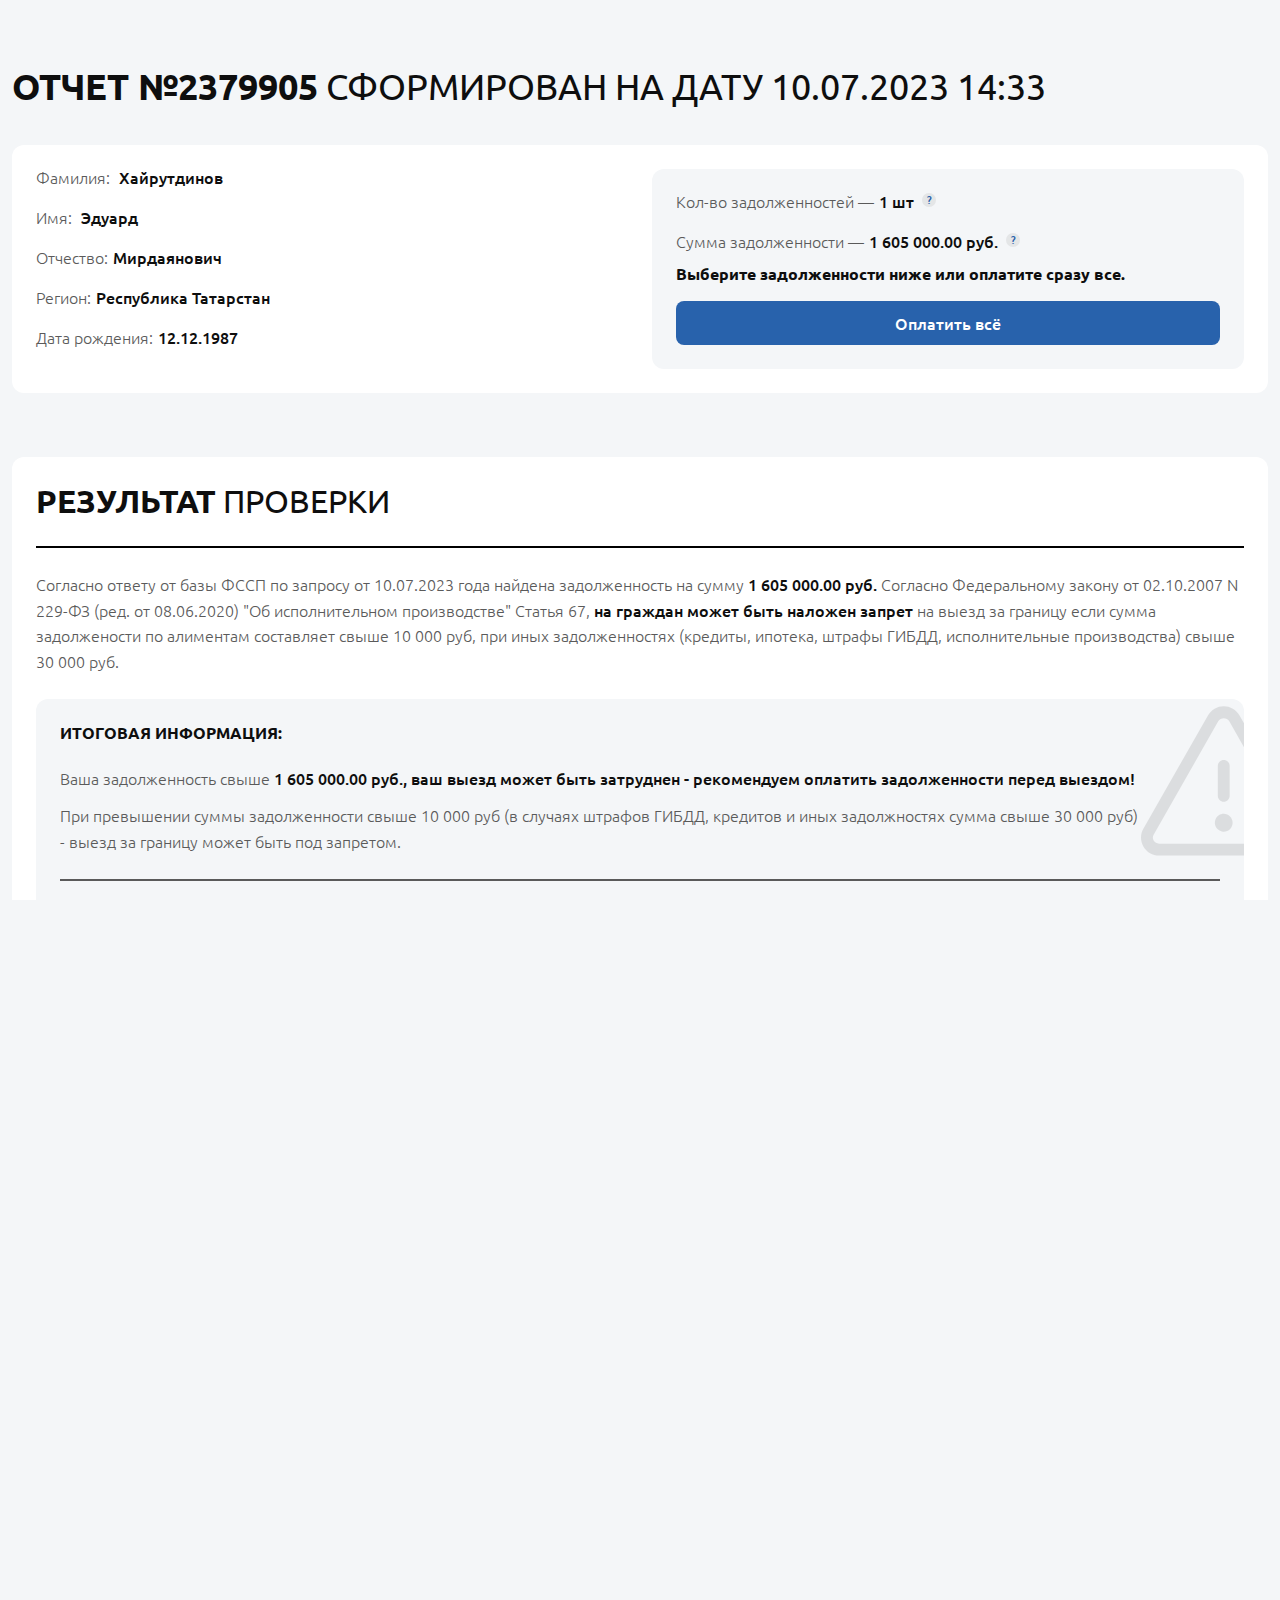
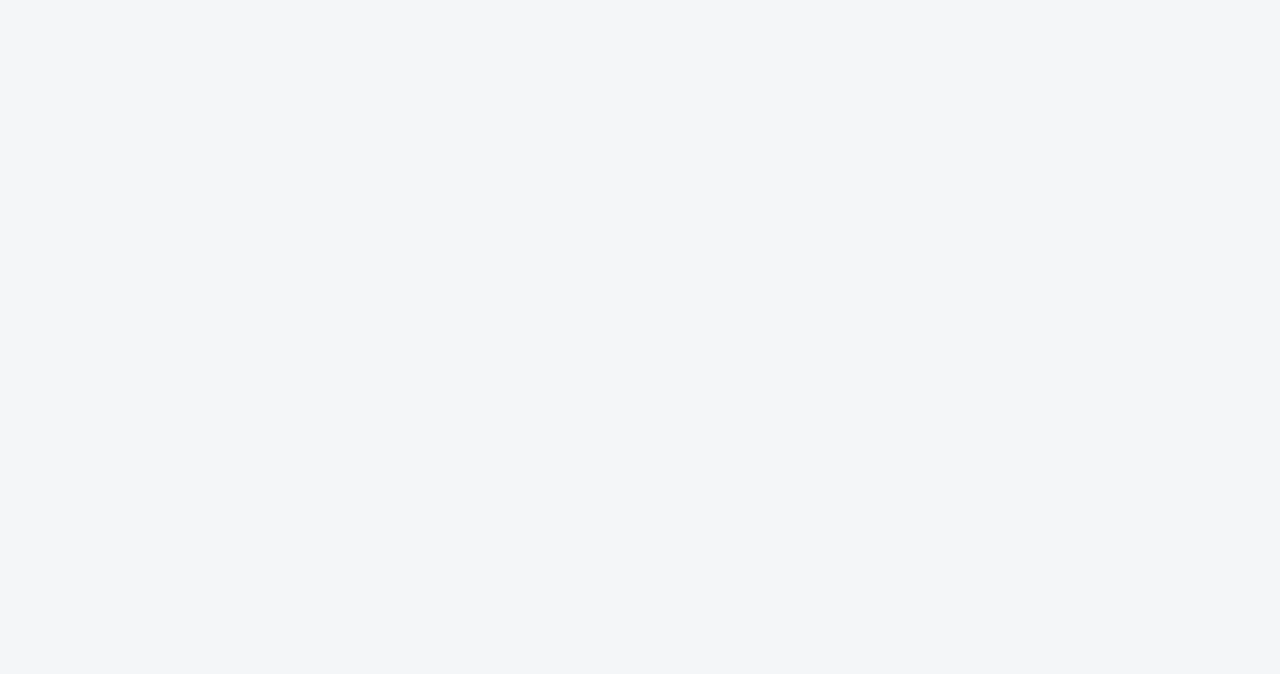
<file: otchet.html>
<!DOCTYPE html>
<html lang="ru">

<head>
	<meta charset="UTF-8">
	<meta http-equiv="X-UA-Compatible" content="IE=edge">
	<meta name="viewport" content="width=device-width, initial-scale=1.0">
	<title>ФССП проверка задолженности по фамилии - служба судебных приставов</title>
	<meta name="description"
		content="Онлайн проверка задолженности по базе службы судебных приставов за 5 минут с возможностью оплаты исполнительных производств за 2 минуты счеками OFD, поиск по юр. лицу" />
	<meta name="keywords" content="фссп, фссп проверка задолженности, судебный пристав" />
	<meta property="og:title" content="ФССП проверка задолженности по фамилии - служба судебных приставов" />
	<meta property="og:description"
		content="Онлайн проверка задолженности по базе службы судебных приставов за 5 минут с возможностью оплаты исполнительных производств за 2 минуты счеками OFD, поиск по юр. лицу" />
	<meta property="og:type" content="website" />
	<meta property="og:url" content="https://fsspru.net/" />
	<meta property="og:image" content="apple-touch-icon.png" />
	<link rel="shortcut icon" href="favicon.ico">
	<link rel="apple-touch-icon" sizes="144x144" href="apple-touch-icon.png">
	<link rel="icon" type="image/png" sizes="32x32" href="favicon-32x32.png">
	<link rel="icon" type="image/png" sizes="16x16" href="favicon-16x16.png">
	<link rel="manifest" href="site.webmanifest.txt">
	<link rel="mask-icon" href="safari-pinned-tab.svg" color="#5bbad5">
	<meta name="msapplication-TileColor" content="#da532c">
	<meta name="theme-color" content="#ffffff">
	<script type="application/ld+json">
    {
      "@context": "https://schema.org",
      "@type": "Organization",
      "url": "https://fsspru.net/",
      "logo": "https://fsspru.net/img/logo.png"
    }
  </script>

	<!-- add plugins css -->
	<link rel="stylesheet" href="css/bootstrap.min.css">
	<link rel="stylesheet" href="css/slick.css">
	<!-- add plugins css end -->

	<link rel="stylesheet" href="css/style.css">
	<link rel="stylesheet" href="css/header.css">
	<link rel="stylesheet" href="css/footer.css">
	<link rel="stylesheet" href="css/main.css">
	<link rel="stylesheet" href="css/report.css">
	<link rel="stylesheet" href="css/media.css">
</head>

<body>
	<div class="page-report">

		<div class="wrapperPlashka">
			<div class="container">
				<div class="row">
					<div class="col-12 col-md-6 col-lg-8 col-xl-9 d-flex align-items-center flex-wrap">
						<ul class="wrapperPlashkaInfo my-ul">
							<li>
								<p><strong>
										Выбранно к оплате:
									</strong><span id="debt-amount">
										<strong class="color-accent">1</strong> шт
									</span></p>
							</li>
							<li>
								<p><strong>
										Общая сумма к оплате:
									</strong><span id="debt-sum">
										<strong class="color-accent">20 0000</strong> руб.
									</span></p>
							</li>
						</ul>

						<div class="safeConnection">
							<span>Защищенное соединение</span>
						</div>
					</div>
					<div class="col-12 col-md-6 col-lg-4 col-xl-3">
						<button class="btn btn-accent btnCheckBan">Оплатить</button>
					</div>
				</div>
			</div>
		</div>

		<section class="greenBorderReport">
			<div class="container">
				<div class="row">
					<div class="col-12">
						<h1 class="titleHome"><strong>Отчет №2379905</strong> сформирован на дату 10.07.2023 14:33</h1>
					</div>

					<div class="col-12">
						<div class="cardWhite wrapperUserInfoReport general-box">
							<div class="row">
								<div class="col-12 col-lg-6">
									<div class="infoUserReport">
										<div class="box-text">
											<ul class="my-ul">
												<li>
													<p><span>Фамилия:</span>
														<strong>Хайрутдинов</strong>
													</p>
												</li>
												<li>
													<p><span>Имя:</span>
														<strong>Эдуард</strong>
													</p>
												</li>
												<li>
													<p><span>Отчество:</span><strong>Мирдаянович</strong></p>
												</li>
												<li>
													<p><span>Регион:</span><strong>Республика Татарстан</strong></p>
												</li>
												<li>
													<p><span>Дата рождения:</span><strong>12.12.1987</strong></p>
												</li>
											</ul>
										</div>
									</div>
								</div>
								<div class="col-12 col-lg-6">
									<div class="infoDebtsReport">
										<div class="box-text">
											<ul class="my-ul">
												<li>
													<p><span>Кол-во задолженностей —</span><strong>1 шт</strong></p>
													<span class="tooltip-wrapper"><span class="btn-tooptip">?</span><span class="tooltip-box"><span class="tooltip-box__close"></span>Укажите
															один из
															вариантов: регион проживания, временного нахождения или постоянной
															регистрации!</span></span>
												</li>
												<li>
													<p><span>Сумма задолженности —</span><strong>1 605 000.00 руб.</strong></p>
													<span class="tooltip-wrapper"><span class="btn-tooptip">?</span><span class="tooltip-box"><span class="tooltip-box__close"></span>Укажите
															один из
															вариантов: регион проживания, временного нахождения или постоянной
															регистрации!</span></span>
												</li>
											</ul>
										</div>

										<div class="h4">Выберите задолженности ниже или оплатите сразу все.</div>

										<a href="#" class="btn btn-accent btnCheckBan">Оплатить всё</a>
									</div>
								</div>
							</div>
						</div>
					</div>
				</div>
			</div>

		</section>

		<section class="result-report">
			<div class="container">
				<div class="row mb-64">
					<div class="col-12">
						<div class="cardWhite general-box">
							<h2 class="titleHome"><strong>Результат</strong> проверки</h2>

							<div class="general-box__body">
								<div class="box-text">
									<p>Согласно ответу от базы ФССП по запросу от 10.07.2023 года найдена задолженность на сумму <strong>1
											605 000.00 руб.</strong> Согласно
										Федеральному закону от 02.10.2007 N 229-ФЗ (ред. от 08.06.2020) "Об исполнительном производстве"
										Статья 67, <strong>на граждан
											может быть наложен запрет</strong> на выезд за границу если сумма задолжености по алиментам
										составляет свыше 10 000 руб, при иных
										задолженностях (кредиты, ипотека, штрафы ГИБДД, исполнительные производства) свыше 30 000 руб.</p>
								</div>
								<div class="wrapperWarning">
									<div class="h4">Итоговая информация:</div>
									<div class="wrapperWarning__body">
										<div class="box-text">
											<p>Ваша задолженность свыше <strong>1 605 000.00 руб., ваш выезд может быть затруднен -
													рекомендуем
													оплатить задолженности перед
													выездом!</strong></p>
											<p>При превышении суммы задолженности свыше 10 000 руб (в случаях штрафов ГИБДД, кредитов и иных
												задолжностях сумма свыше
												30 000 руб) - выезд за границу может быть под запретом.</p>
										</div>
									</div>
									<div class="wrapperWarning__footer">
										<div class="box-text">
											<p>При формировании отчета, сервис fsspru.net делает запрос к федеральной службе судебных
												приставах
												и исходя их этого
												формирует сводный отчет. Информация о задолженностях предоставляется в неизменном виде.</p>
										</div>
									</div>
								</div>
							</div>
						</div>

					</div>
				</div>
				<div class="row">
					<div class="col-12 col-lg-6">
						<div class="departmens-box">
							<div class="departmens-box__head">
								<div class="departmens-box__title">Здолженность по 264158/23/860018 от 02.06.2023</div>
								<a href="#" class="add-payment">Добавить к оплате</a>
							</div>
							<div class="departmens-box__body">
								<div class="departmens-box-item">
									<div class="departmens-box-item__title">
										<div class="h3">Должник</div>
									</div>
									<div class="departmens-box-item__body">
										<div class="box-text">
											<p>МАЛАХОВА ЯНА ДАМИРОВНА 15.08.1985 456600, РОССИЯ, ЧЕЛЯБИНСКАЯ ОБЛ.,Г. КОПЕЙСК</p>
										</div>
									</div>
								</div>
								<div class="departmens-box-item">
									<div class="departmens-box-item__title">
										<div class="h3">Исполнит. производство</div>
									</div>
									<div class="departmens-box-item__body">
										<div class="box-text">
											<p>84083/17/74046-ИП от 29.09.2017</p>
										</div>
									</div>
								</div>
								<div class="departmens-box-item departmens-box-item-credit">
									<div class="departmens-box-item__title">
										<div class="h3">Размер задолженности:</div>
									</div>
									<div class="departmens-box-item__body">
										<div class="departmens-box__sum">
											<div class="sum-value">50457.6 руб.</div>
											<label class="form-check-label form-check-label-payment">
												<input type="checkbox" name="checkbox">
												<span class="checkbox-custom"></span>
												<span class="checkbox-text">Оплатить частично</span>
											</label>
										</div>
									</div>
								</div>
								<div class="departmens-box-item departmens-box-item-checked">
									<div class="departmens-box-item__title">
										<div class="h3">Оплачиваемая сумма</div>
									</div>
									<div class="departmens-box-item__body">
										<form method="post" class="departmens-box-form">
											<label><input type="text" placeholder="Введите сумму" required name="sum"></label>
											<a href="#" class="checked-form"><img src="img/checked-form.svg" alt=""></a>
										</form>
										<div class="sum-value sum-value-paid">50457.6 руб.</div>
										<a href="#" class="sum-value-edit"><img src="img/pencil.svg" alt="Редактировать сумму"></a>
									</div>
								</div>
								<div class="departmens-box-item">
									<div class="departmens-box-item__title">
										<div class="h3">Реквизиты исполнительного документа</div>
									</div>
									<div class="departmens-box-item__body">
										<div class="box-text">
											<p>84083/17/74046-ИП от 29.09.2017</p>
										</div>
									</div>
								</div>
								<div class="departmens-box-item">
									<div class="departmens-box-item__title">
										<div class="h3">Отдел судебных приставов</div>
									</div>
									<div class="departmens-box-item__body">
										<div class="box-text">
											<p>Копейский ГОСП ГУФССП России по Челябинской области 456623, Россия, Челябинская обл.
												г. Копейск, Коммунистический
												пр-кт,д. 37А,4</p>
										</div>
									</div>
								</div>
								<div class="departmens-box-item">
									<div class="departmens-box-item__title">
										<div class="h3">Судебный пристав -исполнитель</div>
									</div>
									<div class="departmens-box-item__body">
										<div class="box-text">
											<p>ЗАХАРОВА Н. С. +73512553414</p>
										</div>
									</div>
								</div>
								<div class="departmens-box-item">
									<div class="departmens-box-item__title">
										<div class="h3">Предмет исполнения, сумма непогашенной задолженности</div>
									</div>
									<div class="departmens-box-item__body">
										<div class="box-text">
											<p>Задолженность по кредитным платежам (кроме ипотеки): 50 457,6 ₽</p>
										</div>
									</div>
								</div>

							</div>
						</div>
					</div>
					<div class="col-12 col-lg-6">
						<div class="departmens-box">
							<div class="departmens-box__head">
								<div class="departmens-box__title">Здолженность по 264158/23/860018 от 02.06.2023 <span class="tooltip-wrapper"><span class="btn-tooptip btn-tooptip-white">?</span><span class="tooltip-box"><span class="tooltip-box__close"></span>Укажите
										один из
										вариантов: регион проживания, временного нахождения или постоянной
										регистрации!</span></span></div>
								
							</div>
							<div class="departmens-box__body">
								<div class="departmens-box-item">
									<div class="departmens-box-item__title">
										<div class="h3">Должник</div>
									</div>
									<div class="departmens-box-item__body">
										<div class="box-text">
											<p>МАЛАХОВА ЯНА ДАМИРОВНА 15.08.1985 456600, РОССИЯ, ЧЕЛЯБИНСКАЯ ОБЛ.,Г. КОПЕЙСК</p>
										</div>
									</div>
								</div>
								<div class="departmens-box-item">
									<div class="departmens-box-item__title">
										<div class="h3">Исполнит. производство</div>
									</div>
									<div class="departmens-box-item__body">
										<div class="box-text">
											<p>84083/17/74046-ИП от 29.09.2017</p>
										</div>
									</div>
								</div>
								<div class="departmens-box-item departmens-box-item-credit">
									<div class="departmens-box-item__title">
										<div class="h3">Размер задолженности:</div>
									</div>
									<div class="departmens-box-item__body">
										<div class="departmens-box__sum">
											<div class="sum-value">50457.6 руб.</div>
											<label class="form-check-label form-check-label-payment">
												<input type="checkbox" name="checkbox">
												<span class="checkbox-custom"></span>
												<span class="checkbox-text">Оплатить частично</span>
											</label>
										</div>
									</div>
								</div>
								<div class="departmens-box-item departmens-box-item-checked">
									<div class="departmens-box-item__title">
										<div class="h3">Оплачиваемая сумма</div>
									</div>
									<div class="departmens-box-item__body">
										<form method="post" class="departmens-box-form">
											<label><input type="text" placeholder="Введите сумму" required name="sum"></label>
											<a href="#" class="checked-form"><img src="img/checked-form.svg" alt=""></a>
										</form>
										<div class="sum-value sum-value-paid">50457.6 руб.</div>
										<a href="#" class="sum-value-edit"><img src="img/pencil.svg" alt="Редактировать сумму"></a>
									</div>
								</div>
								<div class="departmens-box-item">
									<div class="departmens-box-item__title">
										<div class="h3">Реквизиты исполнительного документа</div>
									</div>
									<div class="departmens-box-item__body">
										<div class="box-text">
											<p>84083/17/74046-ИП от 29.09.2017</p>
										</div>
									</div>
								</div>
								<div class="departmens-box-item">
									<div class="departmens-box-item__title">
										<div class="h3">Отдел судебных приставов</div>
									</div>
									<div class="departmens-box-item__body">
										<div class="box-text">
											<p>Копейский ГОСП ГУФССП России по Челябинской области 456623, Россия, Челябинская обл.
												г. Копейск,
												Коммунистический
												пр-кт,д. 37А,4</p>
										</div>
									</div>
								</div>
								<div class="departmens-box-item">
									<div class="departmens-box-item__title">
										<div class="h3">Судебный пристав -исполнитель</div>
									</div>
									<div class="departmens-box-item__body">
										<div class="box-text">
											<p>ЗАХАРОВА Н. С. +73512553414</p>
										</div>
									</div>
								</div>
								<div class="departmens-box-item">
									<div class="departmens-box-item__title">
										<div class="h3">Предмет исполнения, сумма непогашенной задолженности</div>
									</div>
									<div class="departmens-box-item__body">
										<div class="box-text">
											<p>Задолженность по кредитным платежам (кроме ипотеки): 50 457,6 ₽</p>
										</div>
									</div>
								</div>

							</div>
						</div>
					</div>
				</div>
			</div>
		</section>

		<div class="warning-section">
			<div class="container">
				<div class="row">
					<div class="col-12">
						<div class="cardWarning">
							<div class="cardWarning__head">
								<div class="h3">ВАЖНО!</div>
							</div>
							<div class="cardWarning__body">
								<div class="box-text">
									<p>С 01.10.2017 года на законодательном уровне закреплена сумма долга, которая ограничивает выезд из
										страны- это 30 000
										рублей. Об этом гласит пункт 1 статьи 67 закона «Об исполнительном производстве»</p>
									<p>Для лиц, у которых в исполнительном документе содержатся требования об одном из следующих:</p>

									<ul class="my-ul application-advantages-list list-dots-white m-24">
										<li>Взыскании алиментов,</li>
										<li>Возмещении вреда в связи со смертью кормильца,</li>
										<li>Возмещении вреда, причиненного здоровью,</li>
										<li>Имущественного ущерба и (или) морального вреда, причиненных преступлением</li>
									</ul>

									<p><strong>Выезд из страны будет запрещён, если общий долг превышает 10 тысяч рублей</strong></p>

									<p>Если задолженности по базам ФССП, ФНС и вовсе отсутствуют, судебный пристав всё равно может
										наложить
										запрет в случаях,
										если:</p>
									<ul class="my-ul application-advantages-list list-dots-white m-24">
										<li>Ведется судебное дело,</li>
										<li>Вы находитесь под следствием,</li>
										<li>Вы работаете в государственном органе и других подобных ситуациях.</li>
									</ul>
								</div>
								<div class="cardWarning-total">
									<div class="box-text">
										<p>База по задолженностям обновляется в сроки от 14 до 30 рабочих дней. Если судебный пристав внёс
											какие-либо изменения
											(наложил запрет или снял его) менее 30 дней назад, то информация может не успеть обновиться, и
											будет
											отличаться от
											действительности.</p>
									</div>
								</div>
							</div>
						</div>
					</div>
				</div>
			</div>
		</div>

	</div>
	<!-- add plugins js-->
	<script src="js/jquery.min.js"></script>
	<script src="js/bootstrap.bundle.min.js"></script>
	<script src="js/slick.min.js"></script>
	<script src="js/jquery.maskedinput.min.js"></script>
	<!-- add plugins js end-->

	<script src="js/common.js"></script>

</body>

</html>
</file>
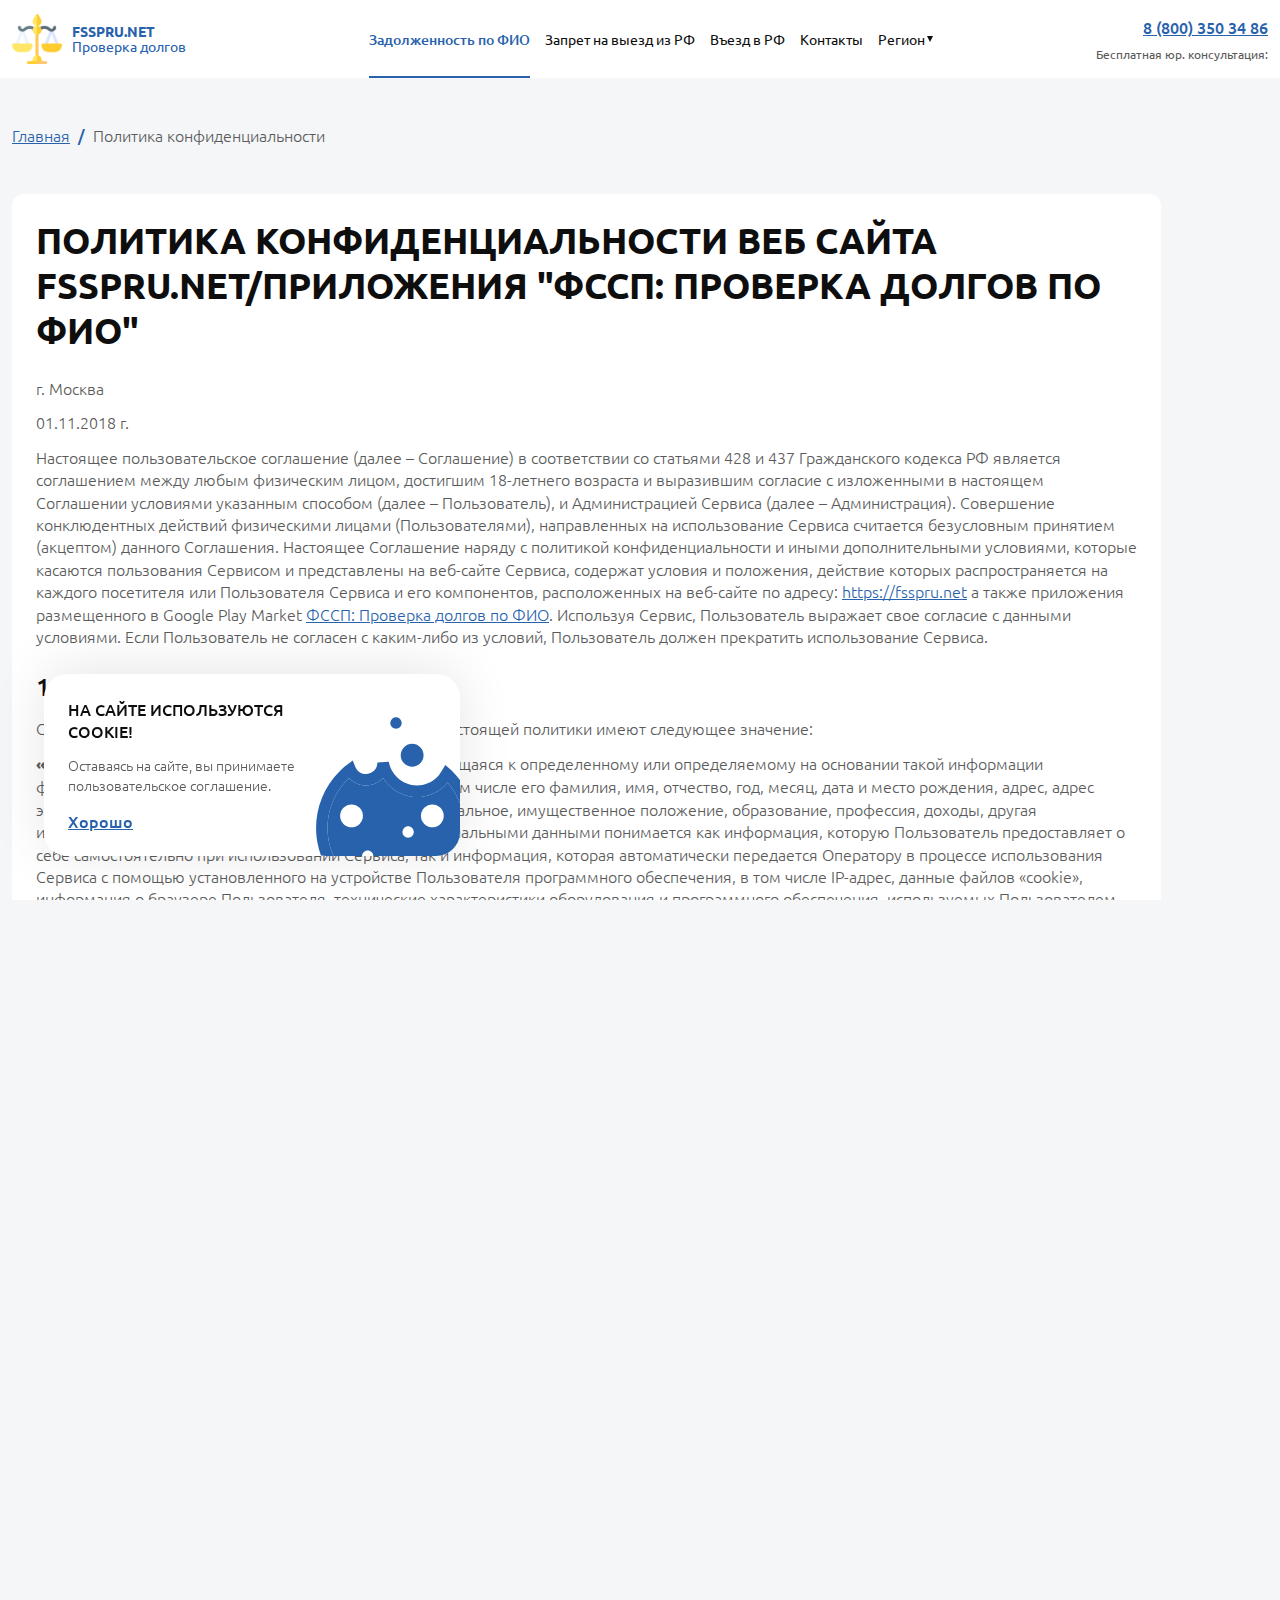
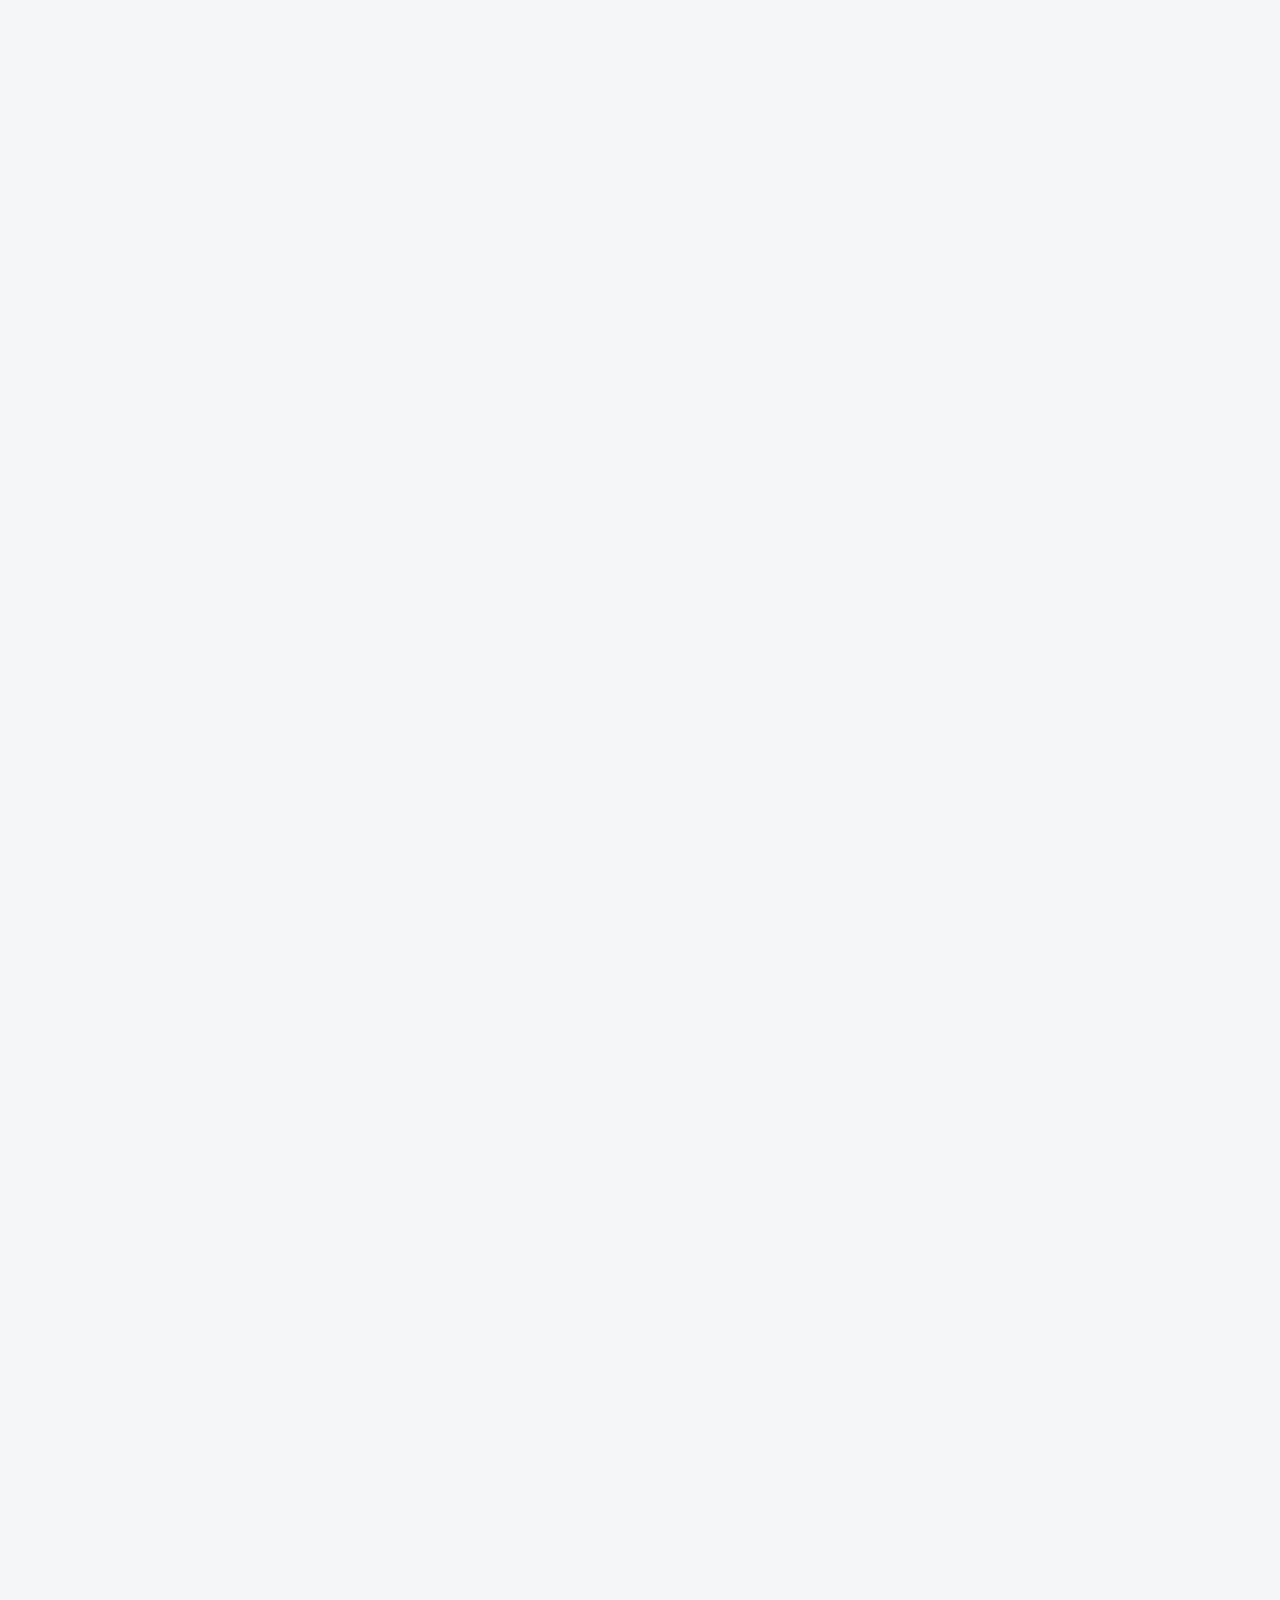
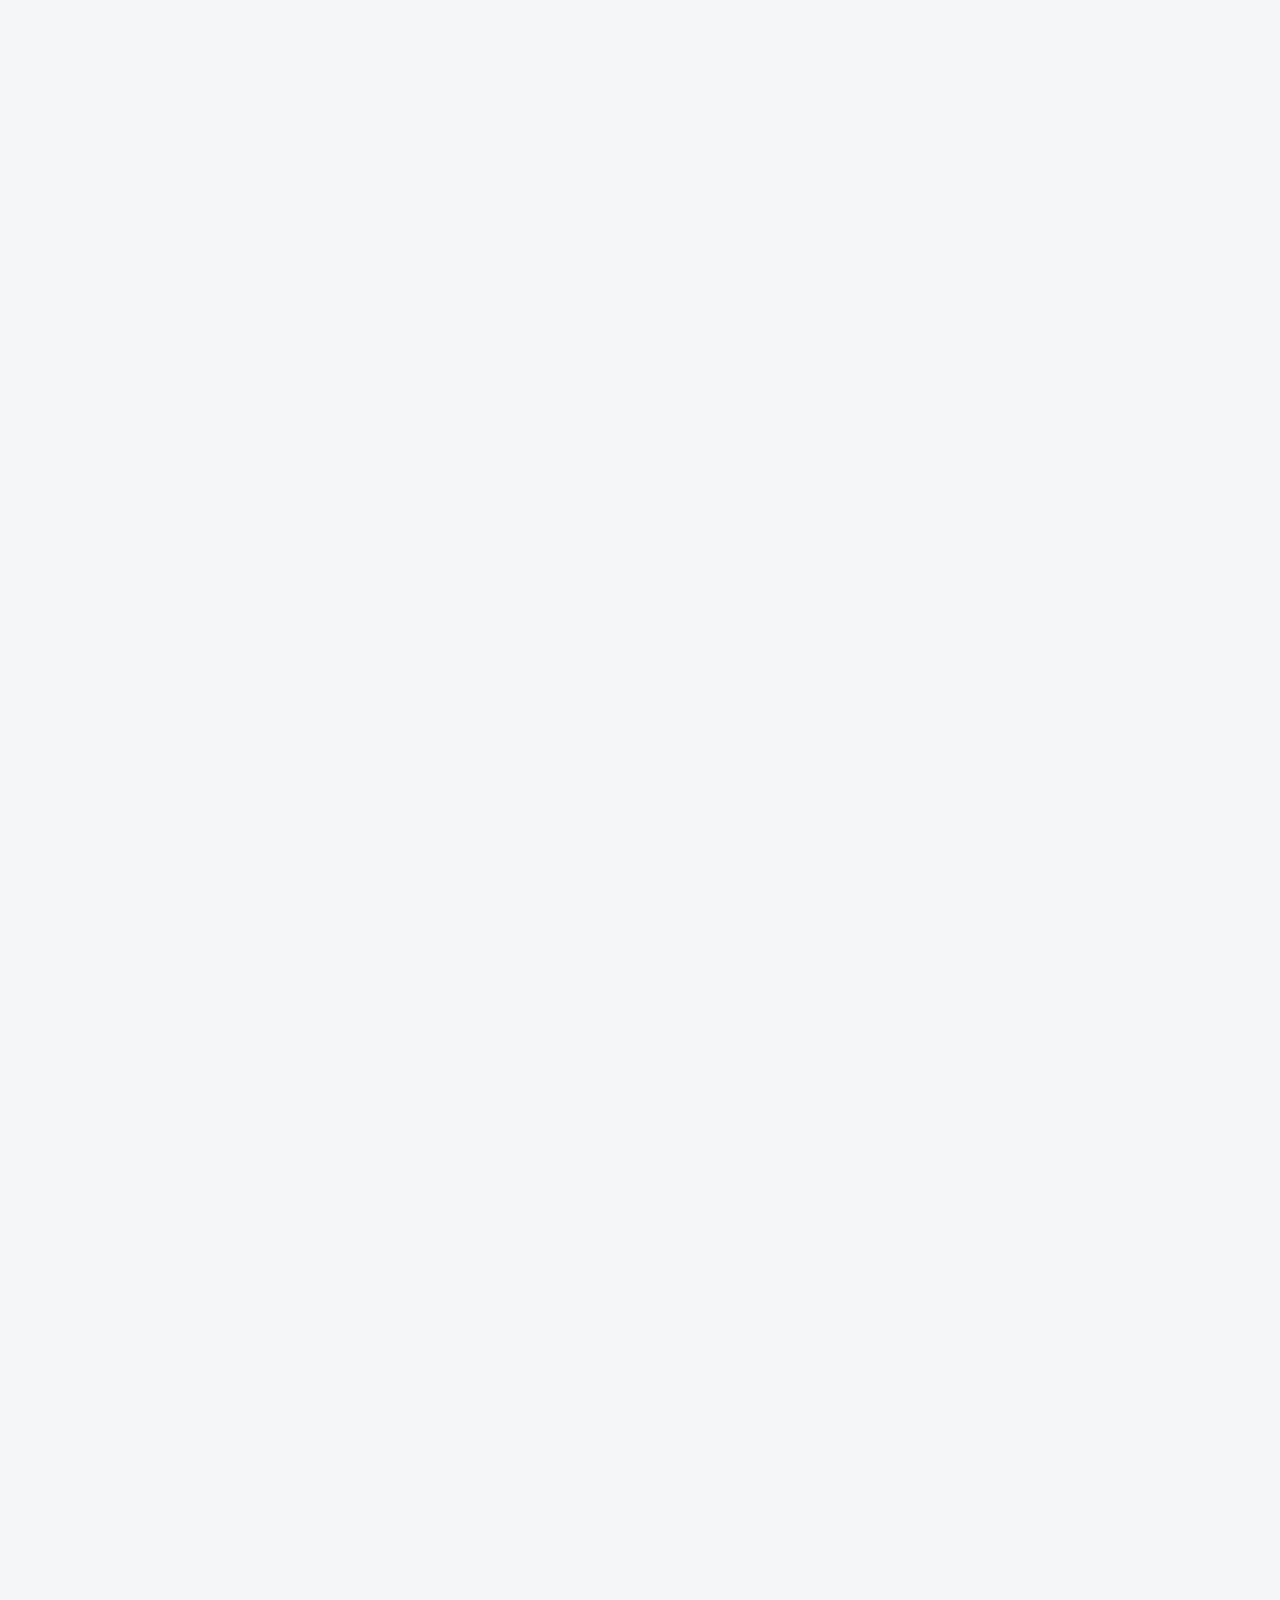
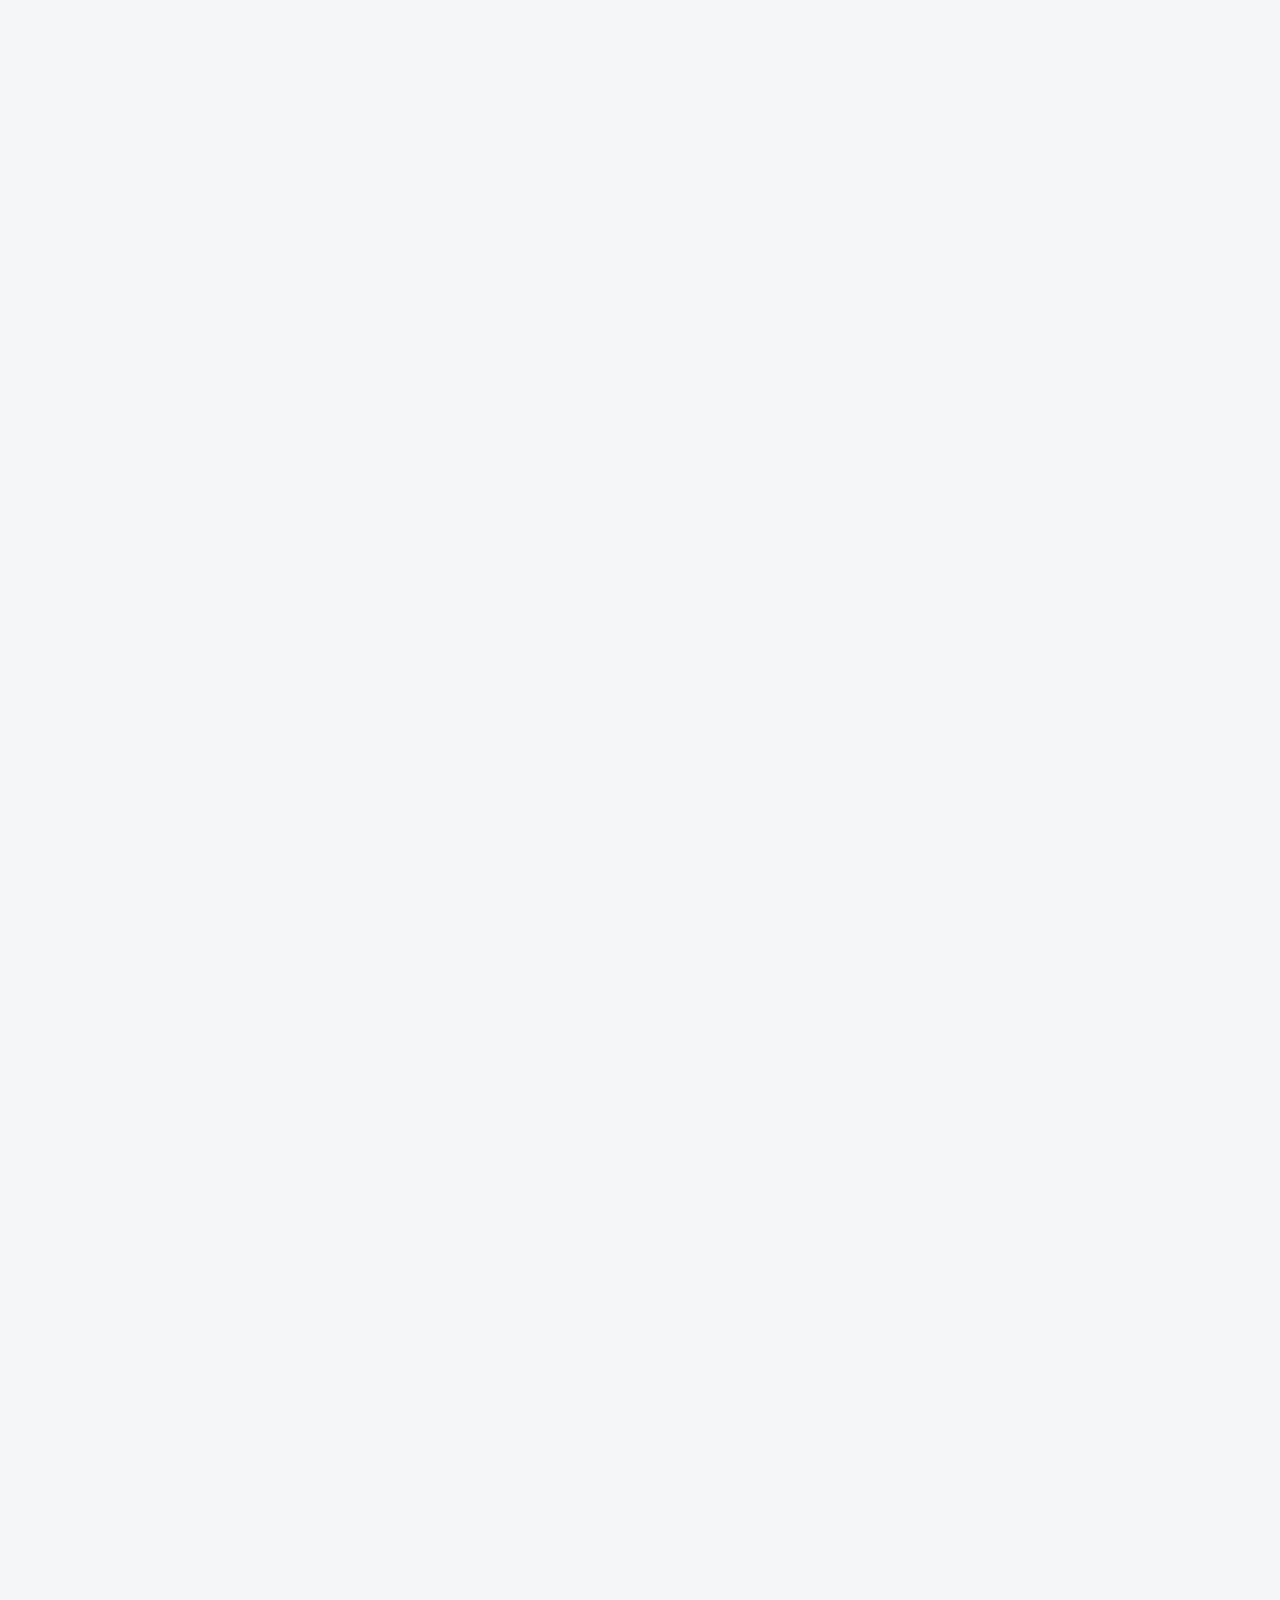
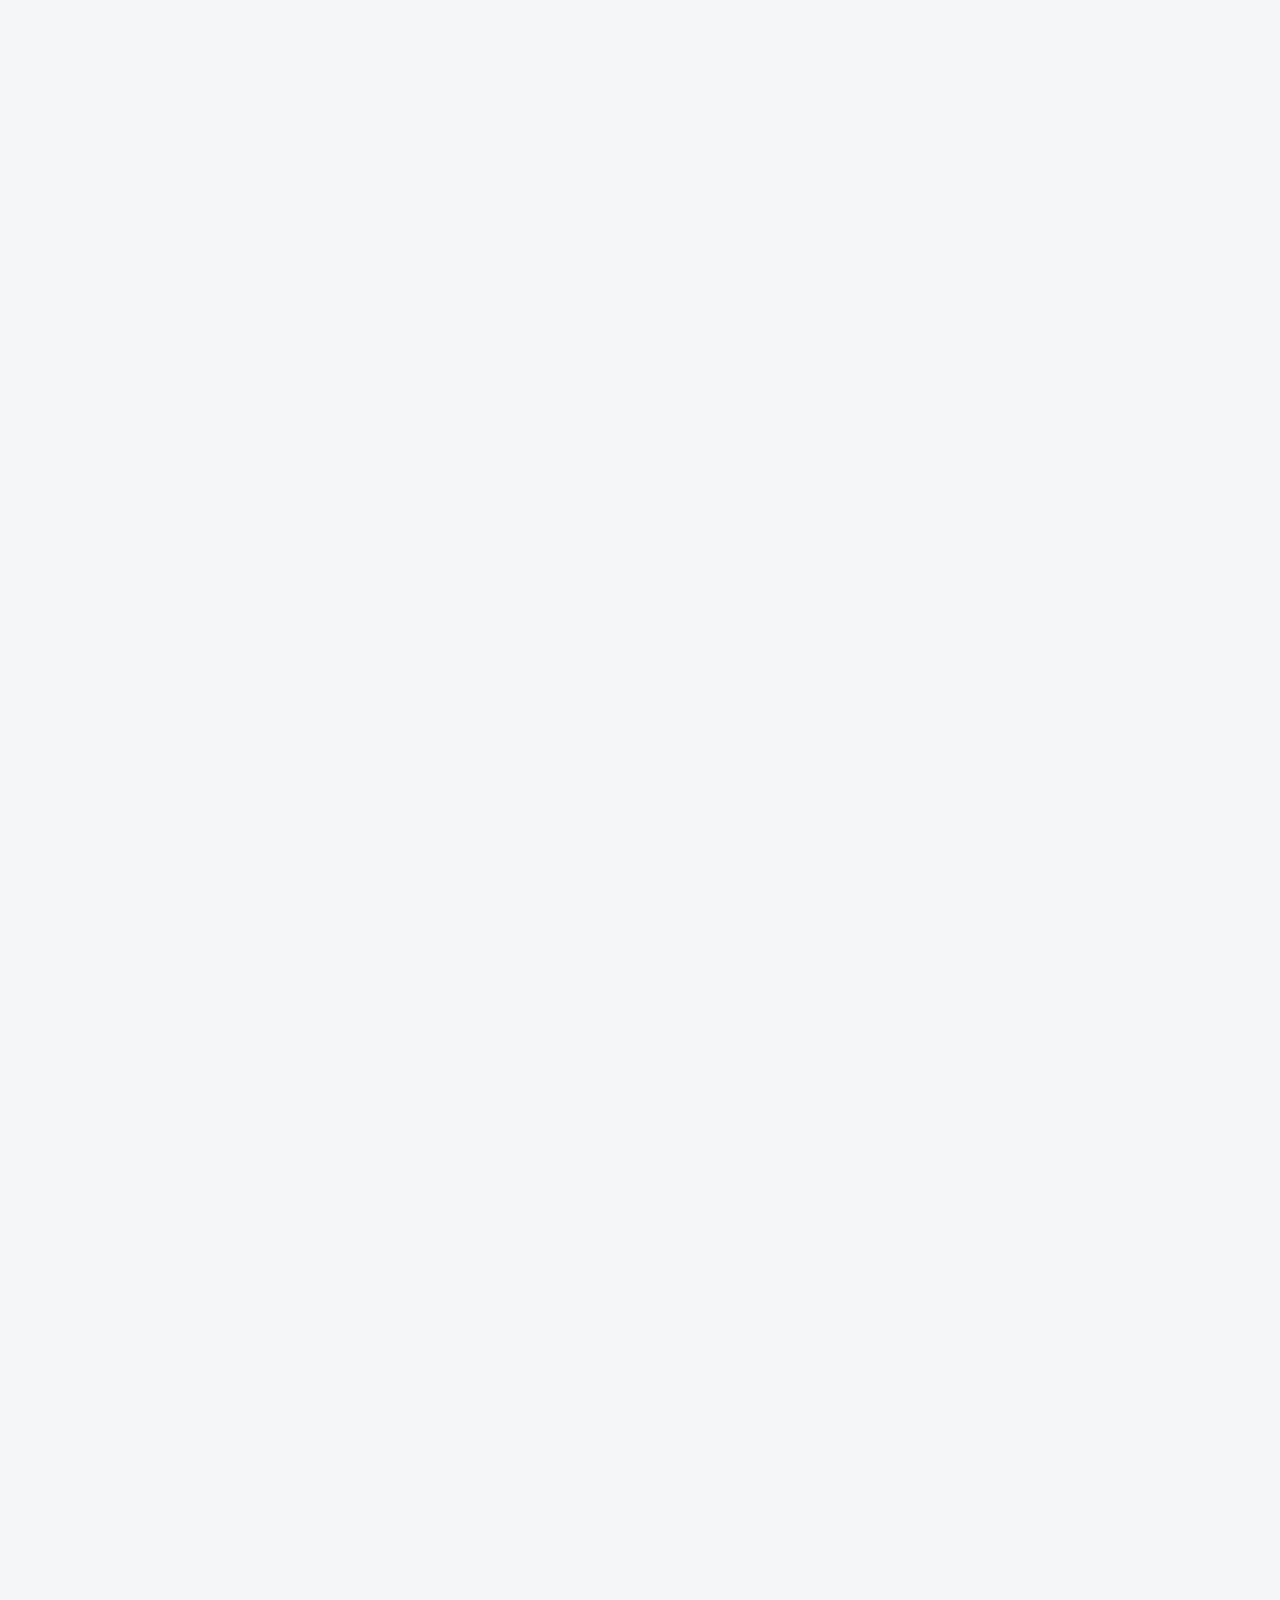
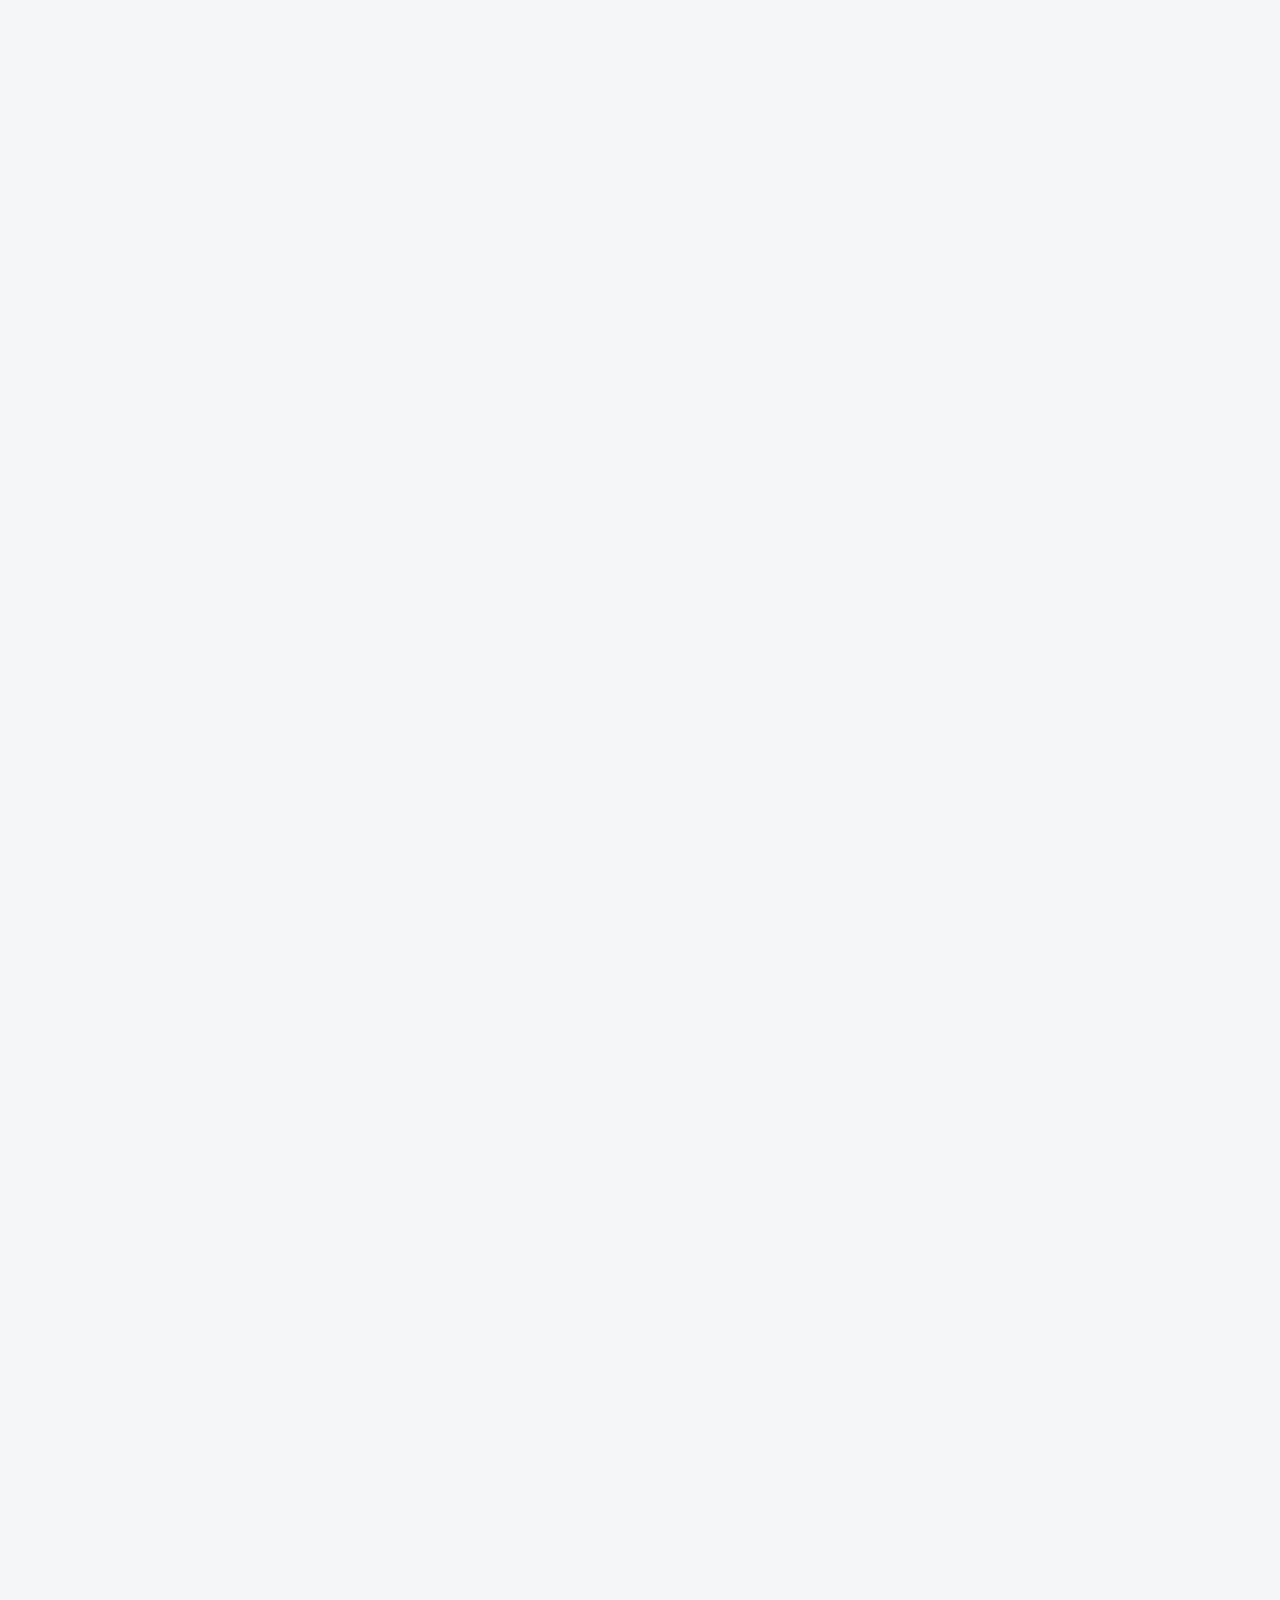
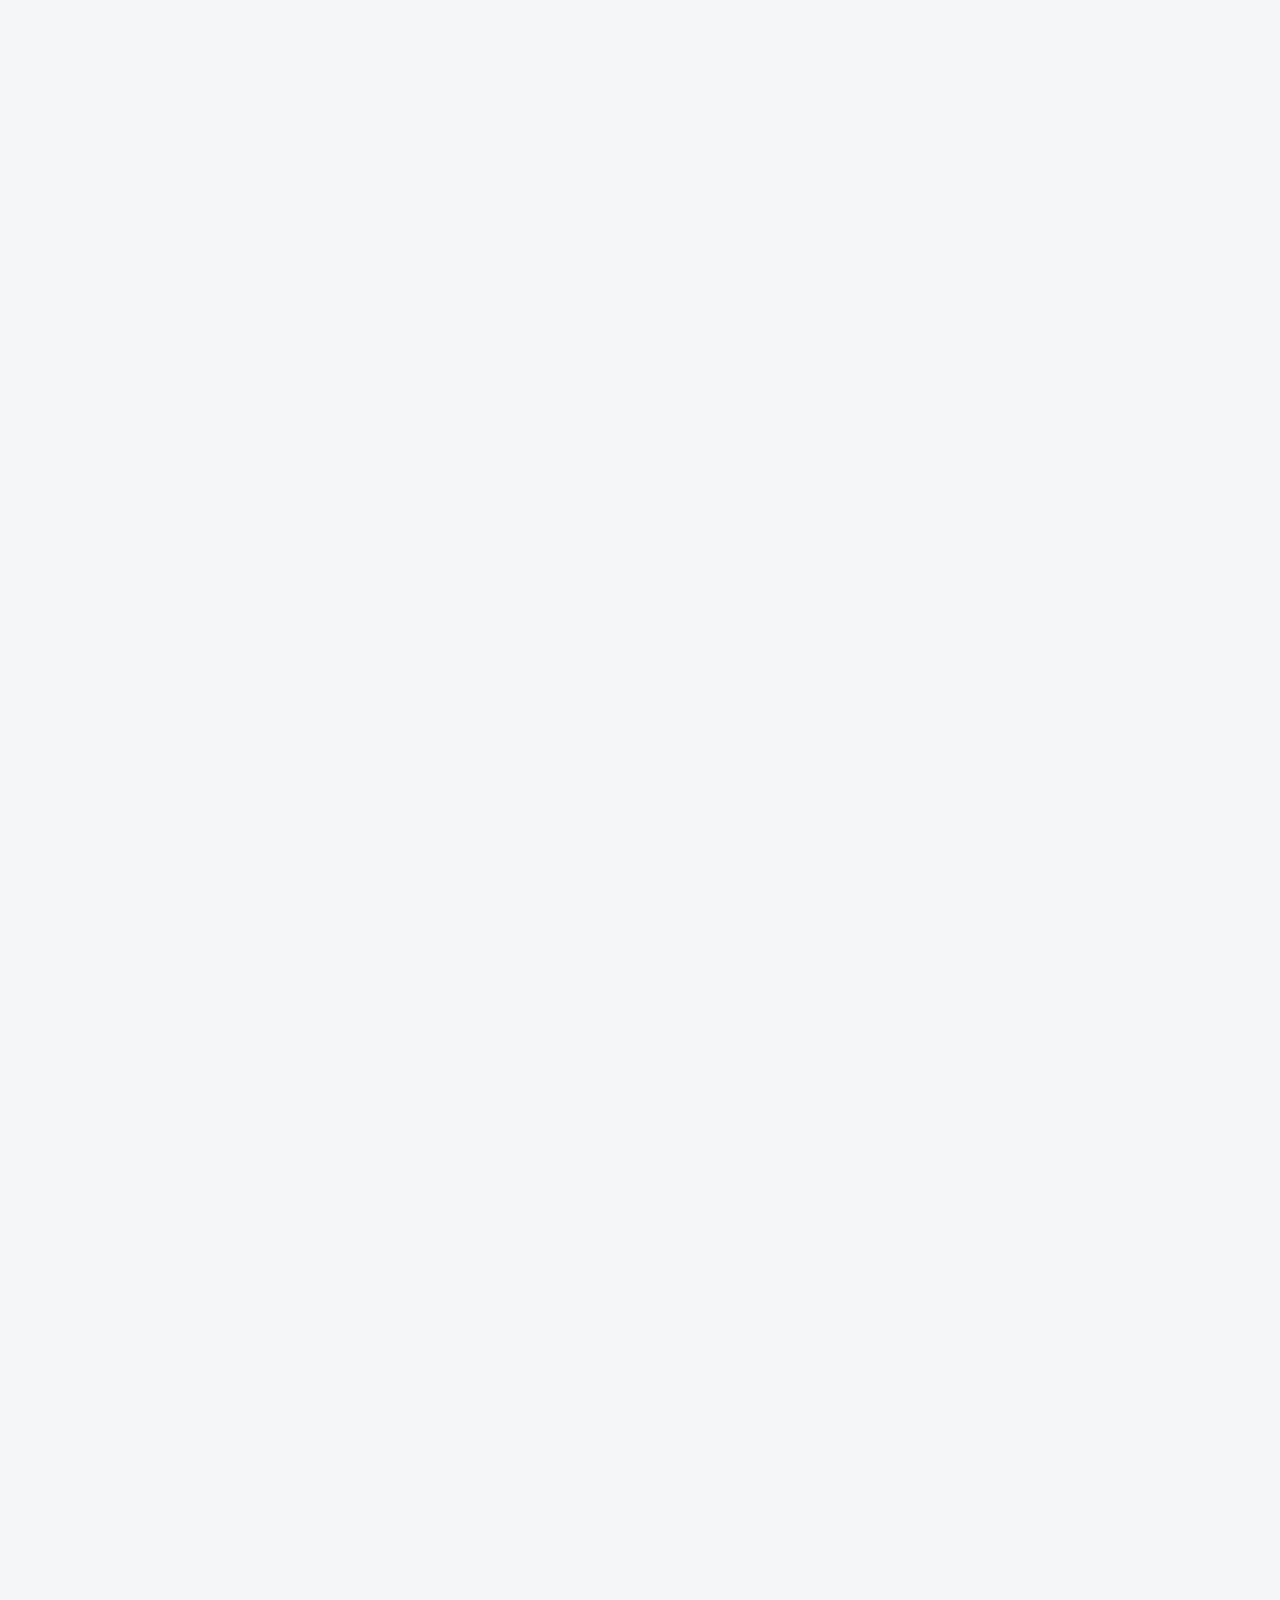
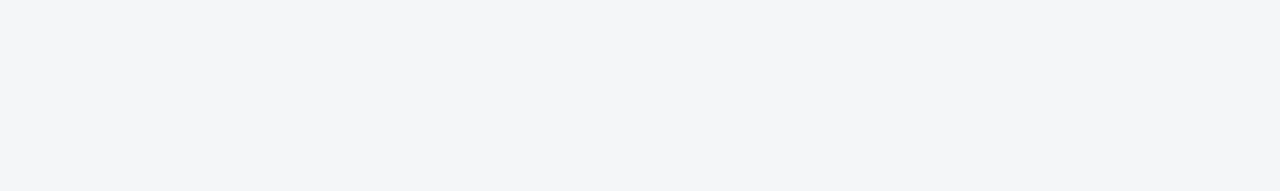
<file: politika.html>
<!DOCTYPE html>
<html lang="ru">

<head>
	<meta charset="UTF-8">
	<meta http-equiv="X-UA-Compatible" content="IE=edge">
	<meta name="viewport" content="width=device-width, initial-scale=1.0">
	<title>Политика конфиденциальности &quot;fsspru&quot; - Соглашение</title>
	<meta name="description"
		content="Настоящее пользовательское соглашение (далее – Соглашение) в соответствии со статьями 428 и 437 Гражданского кодекса РФ является соглашением между любым физическим лицом." />
	<meta name="keywords" content />
	<meta property="og:title" content="Политика конфиденциальности &quot;fsspru&quot; - Соглашение" />
	<meta property="og:description"
		content="Настоящее пользовательское соглашение (далее – Соглашение) в соответствии со статьями 428 и 437 Гражданского кодекса РФ является соглашением между любым физическим лицом." />
	<meta property="og:type" content="website" />
	<meta property="og:url" content="https://fsspru.net/politika" />
	<meta property="og:image" content="apple-touch-icon.png" />
	<link rel="shortcut icon" href="favicon.ico">
	<link rel="apple-touch-icon" sizes="144x144" href="apple-touch-icon.png">
	<link rel="icon" type="image/png" sizes="32x32" href="favicon-32x32.png">
	<link rel="icon" type="image/png" sizes="16x16" href="favicon-16x16.png">
	<link rel="manifest" href="site.webmanifest.txt">
	<link rel="mask-icon" href="safari-pinned-tab.svg" color="#5bbad5">
	<meta name="msapplication-TileColor" content="#da532c">
	<meta name="theme-color" content="#ffffff">
	<script type="application/ld+json">
    {
      "@context": "https://schema.org",
      "@type": "Organization",
      "url": "https://fsspru.net/politika.html",
      "logo": "https://fsspru.net/img/logo.png"
    }
  </script>

	<!-- add plugins css -->
	<link rel="stylesheet" href="css/bootstrap.min.css">
	<link rel="stylesheet" href="css/slick.css">
	<!-- add plugins css end -->

	<link rel="stylesheet" href="css/style.css">
	<link rel="stylesheet" href="css/header.css">
	<link rel="stylesheet" href="css/footer.css">
	<link rel="stylesheet" href="css/oferta.css">
	<link rel="stylesheet" href="css/media.css">
</head>

<body>

	<div class="overlay-bg"></div>
	<nav class="navbar navbar-expand-lg navbar-light fixed-top navbar-header">
		<div class="wrapperHeader">
			<div class="wrapperLogoAndBtn">
				<a class="navbar-brand wrapperLogo" href="index.html">
					<img src="img/logotip.png" class="logo" alt loading="lazy">
					<div class="textHeader">
						<strong>FSSPRU.NET</strong>
						<br>Проверка долгов
					</div>
				</a>
				<button class="navbar-toggler collapsed" type="button" data-toggle="collapse" data-target="#navbarText"
					aria-controls="navbarText" aria-expanded="false" aria-label="Toggle navigation">
					<span class="navbar-toggler-icon"></span>
				</button>
			</div>
			<div class="collapse navbar-collapse justify-content-between" id="navbarText">
				<ul class="nav navbar-nav wrapperLinksHeader align-items-center justify-content-between">
					<li class="nav-item"><a class="nav-link itemHeader active" href="index.html">Задолженность по ФИО</a></li>
					<li class="nav-item"><a class="nav-link itemHeader" href="proverit-zapret-na-vyezd-za-granitsu.html">Запрет на
							выезд из РФ</a></li>
					<li class="nav-item"><a class="nav-link itemHeader" href="proverit-zapret-na-vezd-v-rf.html">Въезд в РФ</a>
					</li>
					<li class="nav-item"><a class="nav-link itemHeader" href="kontakty.html">Контакты</a></li>
					<li class="nav-item dropdown"><a class="nav-link itemHeader dropdown-toggle" href="index.html#"
							data-toggle="dropdown">Регион
							<!-- <span class="caret"></span> -->
						</a>
						<div id="w2" class="dropdown-menu-left dropdown-menu">
							<div class="scroll-vertical">
								<a class="dropdown-item" href="region/altayskiy-kray.html">Алтайский край</a>
								<a class="dropdown-item" href="region/amurskaya-oblast.html">Амурская область</a>
								<a class="dropdown-item" href="region/arkhangelskaya-oblast.html">Архангельская область</a>
								<a class="dropdown-item" href="region/astrakhanskaya-oblast.html">Астраханская область</a>
								<a class="dropdown-item" href="region/belgorodskaya-oblast.html">Белгородская область</a>
								<a class="dropdown-item" href="region/bryanskaya-oblast.html">Брянская область</a>
								<a class="dropdown-item" href="region/vladimirskaya-oblast.html">Владимирская область</a>
								<a class="dropdown-item" href="region/volgogradskaya-oblast.html">Волгоградская область</a>
								<a class="dropdown-item" href="region/vologodskaya-oblast.html">Вологодская область</a>
								<a class="dropdown-item" href="region/voronezhskaya-oblast.html">Воронежская область</a>
								<a class="dropdown-item" href="region/yevreyskaya-avtonomnaya-oblast.html">Еврейская А.обл.</a>
								<a class="dropdown-item" href="region/zabaykalskiy-kray.html">Забайкальский край</a>
								<a class="dropdown-item" href="region/ivanovskaya-oblast.html">Ивановская область</a>
								<a class="dropdown-item" href="region/irkutskaya-oblast.html">Иркутская область</a>
								<a class="dropdown-item" href="region/kabardino-balkarskaya-respublika.html">Кабардино-Балкарская
									Республика</a>
								<a class="dropdown-item" href="region/kaliningradskaya-oblast.html">Калининградская область</a>
								<a class="dropdown-item" href="region/kaluzhskaya-oblast.html">Калужская область</a>
								<a class="dropdown-item" href="region/kamchatskiy-kray.html">Камчатский край</a>
								<a class="dropdown-item" href="region/karachayevo-cherkesskaya-respublika.html">Карачаево-Черкесская
									Республика</a>
								<a class="dropdown-item" href="region/kemerovskaya-oblast.html">Кемеровская область</a>
								<a class="dropdown-item" href="region/kirovskaya-oblast.html">Кировская область</a>
								<a class="dropdown-item" href="region/kostromskaya-oblast.html">Костромская область</a>
								<a class="dropdown-item" href="region/krasnodarskiy-kray.html">Краснодарский край</a>
								<a class="dropdown-item" href="region/krasnoyarskiy-kray.html">Красноярский край</a>
								<a class="dropdown-item" href="region/kurganskaya-oblast.html">Курганская область</a>
								<a class="dropdown-item" href="region/kurskaya-oblast.html">Курская область</a>
								<a class="dropdown-item" href="region/leningradskaya-oblast.html">Ленинградская область</a>
								<a class="dropdown-item" href="region/lipetskaya-oblast.html">Липецкая область</a>
								<a class="dropdown-item" href="region/magadanskaya-oblast.html">Магаданская область</a>
								<a class="dropdown-item" href="region/moskva.html">Москва</a>
								<a class="dropdown-item" href="region/moskovskaya-oblast.html">Московская область</a>
								<a class="dropdown-item" href="region/murmanskaya-oblast.html">Мурманская область</a>
								<a class="dropdown-item" href="region/nenetskiy-avtonomnyy-okrug.html">Ненецкий АО</a>
								<a class="dropdown-item" href="region/nizhegorodskaya-oblast.html">Нижегородская область</a>
								<a class="dropdown-item" href="region/novgorodskaya-oblast.html">Новгородская область</a>
								<a class="dropdown-item" href="region/novosibirskaya-oblast.html">Новосибирская область</a>
								<a class="dropdown-item" href="region/omskaya-oblast.html">Омская область</a>
								<a class="dropdown-item" href="region/orenburgskaya-oblast.html">Оренбургская область</a>
								<a class="dropdown-item" href="region/orlovskaya-oblast.html">Орловская область</a>
								<a class="dropdown-item" href="region/penzenskaya-oblast.html">Пензенская область</a>
								<a class="dropdown-item" href="region/permskiy-kray.html">Пермский край</a>
								<a class="dropdown-item" href="region/primorskiy-kray.html">Приморский край</a>
								<a class="dropdown-item" href="region/pskovskaya-oblast.html">Псковская область</a>
								<a class="dropdown-item" href="region/adygey-respublika.html">Республика Адыгея (Адыгея)</a>
								<a class="dropdown-item" href="region/altay-respublika.html">Республика Алтай</a>
								<a class="dropdown-item" href="region/bashkortostan-respublika.html">Республика Башкортостан</a>
								<a class="dropdown-item" href="region/buryatiya-respublika.html">Республика Бурятия</a>
								<a class="dropdown-item" href="region/dagestan-respublika.html">Республика Дагестан</a>
								<a class="dropdown-item" href="region/ingushetiya-respublika.html">Республика Ингушетия</a>
								<a class="dropdown-item" href="region/kalmykiya-respublika.html">Республика Калмыкия</a>
								<a class="dropdown-item" href="region/kareliya-respublika.html">Республика Карелия</a>
								<a class="dropdown-item" href="region/komi-respublika.html">Республика Коми</a>
								<a class="dropdown-item" href="region/avtonomnaya-respublika-krym.html">Республика Крым</a>
								<a class="dropdown-item" href="region/mariy-el-respublika.html">Республика Марий Эл</a>
								<a class="dropdown-item" href="region/mordoviya-respublika.html">Республика Мордовия</a>
								<a class="dropdown-item" href="region/saha-respublika.html">Республика Саха (Якутия)</a>
								<a class="dropdown-item" href="region/severnaya-osetiya-respublika.html">Республика Северная Осетия</a>
								<a class="dropdown-item" href="region/tatarstan-respublika.html">Республика Татарстан</a>
								<a class="dropdown-item" href="region/tyva-respublika.html">Республика Тыва</a>
								<a class="dropdown-item" href="region/khakasiya-respublika.html">Республика Хакасия</a>
								<a class="dropdown-item" href="region/rostovskaya-oblast.html">Ростовская область</a>
								<a class="dropdown-item" href="region/ryazanskaya-oblast.html">Рязанская область</a>
								<a class="dropdown-item" href="region/samarskaya-oblast.html">Самарская область</a>
								<a class="dropdown-item" href="region/sankt-peterburg.html">Санкт-Петербург</a>
								<a class="dropdown-item" href="region/saratovskaya-oblast.html">Саратовская область</a>
								<a class="dropdown-item" href="region/sakhalinskaya-oblast.html">Сахалинская область</a>
								<a class="dropdown-item" href="region/sverdlovskaya-oblast.html">Свердловская область</a>
								<a class="dropdown-item" href="region/sevastopol.html">Севастополь</a>
								<a class="dropdown-item" href="region/smolenskaya-oblast.html">Смоленская область</a>
								<a class="dropdown-item" href="region/stavropolskiy-kray.html">Ставропольский край</a>
								<a class="dropdown-item" href="region/tambovskaya-oblast.html">Тамбовская область</a>
								<a class="dropdown-item" href="region/tverskaya-oblast.html">Тверская область</a>
								<a class="dropdown-item" href="region/tomskaya-oblast.html">Томская область</a>
								<a class="dropdown-item" href="region/tulskaya-oblast.html">Тульская область</a>
								<a class="dropdown-item" href="region/tyumenskaya-oblast.html">Тюменская область</a>
								<a class="dropdown-item" href="region/udmurtskaya-respublika.html">Удмуртская Республика</a>
								<a class="dropdown-item" href="region/ulyanovskaya-oblast.html">Ульяновская область</a>
								<a class="dropdown-item" href="region/khabarovskiy-kray.html">Хабаровский край</a>
								<a class="dropdown-item" href="region/khanty-mansiyskiy-avtonomnyy-okrug.html">Ханты-Мансийский АО</a>
								<a class="dropdown-item" href="region/chelyabinskaya-oblast.html">Челябинская область</a>
								<a class="dropdown-item" href="region/chechenskaya-respublika.html">Чеченская Республика</a>
								<a class="dropdown-item" href="region/chuvashskaya-respublika.html">Чувашская Республика</a>
								<a class="dropdown-item" href="region/chukotskiy-avtonomnyy-okrug.html">Чукотский АО</a>
								<a class="dropdown-item" href="region/yamalo-nenetskiy-avtonomnyy-okrug.html">Ямало-Ненецкий АО</a>
								<a class="dropdown-item" href="region/yaroslavskaya-oblast.html">Ярославская область</a>
							</div>
						</div>
					</li>
				</ul>
				<div class="phoneHeader">
					<a href="tel:88003503486">8 (800) 350 34 86</a>
					<span>Бесплатная юр. консультация:</span>
				</div>
			</div>
		</div>
	</nav>

	<div class="mainWrapper">
		<div class="content">
			<div class="page-fault">
				<div class="container">
					<div class="row">
						<div class="col-12">
							<ul class="breadcrumbs my-ul">
								<li><a href="index.html">Главная</a></li>
								<li><span>Политика конфиденциальности</span></li>
							</ul>
						</div>

						<div class="col-12">
							<div class="site-contact">
								<div class="row">
									<div class="col-12 col-lg-11">
										<div class="general-box oferta-box">
											<h1><strong>Политика конфиденциальности веб сайта fsspru.net/приложения "ФССП: Проверка долгов по
													ФИО"</strong></h1>
											<div class="box-text">
												<p>г. Москва</p>
												<p>01.11.2018 г.</p>
												<p>Настоящее пользовательское соглашение (далее – Соглашение) в соответствии со статьями 428 и
													437
													Гражданского кодекса РФ
													является соглашением между любым физическим лицом, достигшим 18-летнего возраста и выразившим
													согласие с изложенными в
													настоящем Соглашении условиями указанным способом (далее – Пользователь), и Администрацией
													Сервиса (далее –
													Администрация). Совершение конклюдентных действий физическими лицами (Пользователями),
													направленных на использование
													Сервиса считается безусловным принятием (акцептом) данного Соглашения. Настоящее Соглашение
													наряду с политикой
													конфиденциальности и иными дополнительными условиями, которые касаются пользования Сервисом и
													представлены на веб-сайте
													Сервиса, содержат условия и положения, действие которых распространяется на каждого посетителя
													или Пользователя Сервиса
													и его компонентов, расположенных на веб-сайте по адресу: <a
														href="https://fsspru.net">https://fsspru.net</a> а также приложения размещенного в Google
													Play Market <a href="https://fsspru.net">ФССП: Проверка долгов по ФИО</a>. Используя Сервис,
													Пользователь выражает свое согласие с данными условиями.
													Если Пользователь не согласен с каким-либо из условий, Пользователь должен прекратить
													использование Сервиса.</p>

												<div class="titleHome">
													1. ОБЩИЕ ПОЛОЖЕНИЯ
												</div>

												<p>Следующие ниже термины и определения для целей настоящей политики имеют следующее значение:
												</p>
												<p><strong>
														«Персональные данные»
													</strong> – любая информация, относящаяся к определенному или определяемому на основании такой
													информации физическому лицу
													(субъекту персональных данных), в том числе его фамилия, имя, отчество, год, месяц, дата и
													место
													рождения, адрес, адрес
													электронной почты, телефонный номер, семейное, социальное, имущественное положение,
													образование,
													профессия, доходы,
													другая информация. Для целей настоящей политики под персональными данными понимается как
													информация, которую
													Пользователь предоставляет о себе самостоятельно при использовании Сервиса, так и информация,
													которая автоматически
													передается Оператору в процессе использования Сервиса с помощью установленного на устройстве
													Пользователя программного
													обеспечения, в том числе IP-адрес, данные файлов «cookie», информация о браузере Пользователя,
													технические
													характеристики оборудования и программного обеспечения, используемых Пользователем, дата и
													время
													доступа к Сервису,
													адреса запрашиваемых страниц веб-сайта и иная подобная информация. Кроме этого, к персональным
													данным для целей
													настоящей политики также относится информация о Пользователе, обработка которой предусмотрена
													Пользовательским
													соглашением, регулирующим порядок использования Сервиса. В соответствии с Указом Президента РФ
													от 6 марта 1997 г. N 188
													персональные данные относятся к сведениям конфиденциального характера.
												</p>
												<p><strong>«Оператор»</strong> – владелец доменного имени, приложения и всех интеллектуальных
													прав
													на Сервис, от имени которого публикуется настоящее
													Соглашение, наименование и все реквизиты которого указаны на веб-сайте Сервиса, осуществляющий
													обработку персональных
													данных, а также определяющие цели обработки персональных данных, состав персональных данных,
													подлежащих обработке,
													действия (операции), совершаемые с персональными данными.</p>
												<p><strong>
														«Пользователь»
													</strong> – любое физическое лицо (субъект персональных данных), в том числе действующее от
													имени и в интересах юридического лица,
													выразившее согласие с изложенными в Пользовательском соглашении условиями путем совершения
													указанных в нем конклюдентных
													действий, направленных на использование Сервиса, которое может в процессе использования
													Сервиса
													предоставить Оператору
													свои персональные данные.
												</p>
												<p><strong>
														«Сервис»
													</strong> – программный комплекс, размещенный в сети Интернет на веб-сайте по адресу: <a
														href="https://fsspru.net">https://fsspru.net</a>, а также приложения
													размещенного в Google Play Market ФССП: Проверка долгов по ФИО. Представляющий собой платформу
													для получения информации
													о задолженностях в базе ФССП. Информация о задолженностях, полученная с помощью настоящего
													сервиса, является актуальным
													на текущий момент времени. Сервис включает в себя совокупность информации, текстов,
													графических
													элементов, дизайна,
													изображений, фото и видеоматериалов, и иных результатов интеллектуальной деятельности.
													Пользователь осознает что
													приложение и веб сайт не является деятельностью госудаственной структуры, приложение и веб
													сайт
													отражают (дублируют)
													информацию из официальных баз Российской Федерации. Расчеты по переводу денежных средств
													осуществляет ООО НКО
													«МОБИ.Деньги» (лицензия ЦБ РФ № 3523-К от 06.12.2013 г.) Информация получаемая в приложение и
													сайте дублируется из таких
													источников как: ФССП - <a href="https://fssp.gov.ru">https://fssp.gov.ru</a>, Штрафы ГИБДД -
													<a
														href="https://xn--90adear.xn--p1ai/check/fines">https://xn--90adear.xn--p1ai/check/fines</a>,
													Налоговые
													задолженности - <a href="https://nalog.gov.ru">https://nalog.gov.ru</a>, дополнительно для
													акутализации мы получаем информацию из базы ГИС ГМП, для доступа
													к базе мы используем партнерский договор с компанией ООО "Рассчетные системы".
												</p>
												<p><strong>
														«Пользовательское соглашение»
													</strong> – соглашение между Пользователем и Оператором, регулирующее порядок использования
													Сервиса. Указанный документ является
													гражданско-правовым договором, заключаемым между Пользователем и Оператором в момент начала
													использования Сервиса, если
													иное не оговорено в самом соглашении.
												</p>
												<p><strong>
														«Учетная запись», или «Аккаунт»
													</strong> – набор записей в базе данных Администрации, идентифицирующая Пользователя учетными
													данными, указанными им при
													регистрации, и позволяющая осуществлять управление параметрами оказываемых с помощью Сервиса
													услуг.
												</p>
												<p><strong>
														«Информационная система персональных данных», «Информационная система»
													</strong> – совокупность содержащихся в базах данных, принадлежащих Оператору, персональных
													данных Пользователя и обеспечивающих
													их обработку информационных технологий и технических средств. Информационная система
													персональных данных является
													неотъемлемой частью информационной системы, осуществляющей управление и поддержку Сервиса.
												</p>
												<p><strong>
														«Обработка персональных данных»
													</strong> – действия (операции) с персональными данными, включая сбор, запись, систематизацию,
													накопление, хранение, уточнение
													(обновление, изменение), извлечение, использование, передачу (распространение, предоставление,
													доступ), обезличивание,
													блокирование, удаление, уничтожение.
												</p>
												<p><strong>
														«Автоматизированная обработка персональных данных»
													</strong> – обработка персональных данных с помощью средств вычислительной техники.
												</p>
												<p><strong>
														«Неавтоматизированная обработка персональных данных», «Обработка персональных данных без
														использования средств
														автоматизации»
													</strong> – обработка персональных данных, содержащихся в информационной системе персональных
													данных либо извлеченных из такой
													системы в случаях, когда такие действия с персональными данными, как использование, уточнение,
													распространение,
													уничтожение персональных данных в отношении каждого из субъектов персональных данных,
													осуществляются при
													непосредственном участии человека.
												</p>
												<p><strong>
														«Распространение персональных данных»
													</strong> – действия, направленные на передачу персональных данных определенному кругу лиц
													(передача персональных данных) или на
													раскрытие персональных данных неопределенному кругу лиц.
												</p>
												<p><strong>
														«Предоставление персональных данных»
													</strong> – действия, направленные на передачу персональных данных определенному лицу или
													определенному кругу лиц.
												</p>
												<p><strong>
														«Блокирование персональных данных»
													</strong> – временное прекращение обработки персональных данных (за исключением случаев, когда
													обработка необходима для уточнения
													персональных данных).«Уничтожение персональных данных» – действия, в результате которых
													невозможно восстановить
													содержание персональных данных в информационной системе персональных данных и (или) в
													результате
													которых уничтожаются
													материальные носители персональных данных.
												</p>
												<p><strong>
														«Обезличивание персональных данных»
													</strong> – действия, в результате которых невозможно без использования дополнительной
													информации определить принадлежность
													персональных данных конкретному субъекту.
												</p>
												<p><strong>«Использование персональных данных»</strong> – действия (операции) с персональными
													данными, совершаемые в целях принятия решений, совершения сделок или иных
													действий, порождающих юридические последствия в отношении субъектов персональных данных либо
													иным образом затрагивающих
													их права и свободы или права и свободы других лиц.
												</p>
												<p><strong>«Общедоступные персональные данные»</strong> – персональные данные, доступ
													неограниченного круга лиц к которым предоставлен с согласия субъекта или на которые в
													соответствии с федеральными законами не распространяется требование соблюдения
													конфиденциальности.
												</p>
												<p><strong>«Конфиденциальность персональных данных»</strong> – обязательное для соблюдения лица,
													получившего доступ к персональным данным,
													требование не допускать их распространения без согласия субъекта или иного законного
													основания.
												</p>
												<p><strong>«Файлы «cookie», «cookie»</strong> – небольшой фрагмент данных, отправленный
													веб-сервером и хранимый на устройстве Пользователя.
													Файлы «cookie» содержат небольшие фрагменты текста и используются для хранения информации о
													работе браузеров. Они
													позволяют хранить и получать идентификационные сведения и другую информацию на компьютерах
													(ЭВМ), смартфонах, телефонах
													и других устройствах. Спецификации файлов «cookie» описаны в документах RFC 2109 и RFC 2965.
													Для
													этих же целей
													используются другие технологии, в том числе данные, сохраняемые браузерами или устройствами,
													идентификаторы, связанные с
													устройствами, и другое программное обеспечение. В настоящей политике все эти технологии
													называются файлами «cookie».</p>
												<p><strong>«Счетчик»</strong> – часть Сервиса (фрагмент кода, как правило на JavaScript),
													функционально отвечающая за анализ файлов «cookie»
													и за сбор персональных данных об использовании Сервиса. Оператор может использовать счетчики
													как
													собственной разработки,
													так и предоставленные третьими лицами на условиях ограниченной лицензии (лицензионного
													соглашения), например, Google
													Analytics, Яндекс.Метрика и иные аналогичные счетчики. Счетчики осуществляют сбор персональных
													данных в обезличенном
													виде.</p>
												<p><strong>«IP-адрес»</strong> – номер из ресурса нумерации сети передачи данных, построенной на
													основе протокола IP (RFC 791), однозначно
													определяющий при оказании телематических услуг связи, в том числе доступа к сети Интернет,
													абонентский терминал
													(компьютер, смартфон, планшет, иное устройство) или средства связи, входящие в информационную
													систему и принадлежащие
													Пользователю.</p>

												<p>2. Все остальные термины и определения, встречающиеся в тексте настоящей политики, толкуются
													Сторонами в соответствии с
													законодательством Российской Федерации, действующими рекомендациями (RFC) международных
													органов
													по стандартизации в сети
													Интернет и сложившимися в сети Интернет обычными правилами толкования соответствующих
													терминов.
													Кроме того, в политике
													используются термины из: ГОСТ Р ИСО 9241-151-2014, ГОСТ Р ИСО 9241-161-2016, ГОСТ 30390-2013,
													ГОСТ 31985-2013, ГОСТ Р
													55051-2012, ГОСТ Р 57489-2017, ГОСТ 7.83-2001, ГОСТ 7.4-95, ГОСТ 7.9-95 (ИСО 214-76), ГОСТ
													7.60-2003, ГОСТ 7.82-2001.
												</p>
												<p>3. Термины и определения, используемые в настоящей политике, могут быть использованы как в
													единственном, так и во
													множественном числе в зависимости от контекста, написание терминов может быть использовано как
													с
													заглавной буквы, так и
													с прописной.
												</p>
												<p>4. Названия заголовков (статей), а также конструкция политики предназначены исключительно для
													удобства пользования
													текстом политики и буквального юридического значения не имеют.</p>
												<p>5. Настоящая политика разработана в соответствии с Конституцией Российской Федерации,
													Гражданским кодексом Российской
													Федерации, Федеральным законом от 27.07.2006 N 149-ФЗ «Об информации, информационных
													технологиях
													и о защите информации»,
													Федеральным законом от 27 июля 2006 г. N 152-ФЗ «О персональных данных», иными федеральными
													законами.</p>
												<p>6. Настоящая политика определяет порядок и условия обработки персональных данных Оператором,
													включая порядок передачи
													персональных данных третьим лицам, особенности неавтоматизированной обработки персональных
													данных, порядок доступа к
													персональным данным, систему защиты персональных данных, порядок организации внутреннего
													контроля и ответственность за
													нарушения при обработке персональных данных, а также иные вопросы.</p>
												<p>7. Настоящая политика вступает в силу с момента ее утверждения Оператором и действует
													бессрочно
													до замены ее новой
													политикой конфиденциальности.</p>
												<p>8. Оператор вправе вносить изменения в настоящую политику без согласия Пользователя. Все
													изменения в политику вносятся
													распорядительным актом Оператора.</p>
												<p>9. Настоящая политика применяется к всем процессам по обработке персональных данных,
													осуществляемым с помощью Сервиса
													без использования средств автоматизации. Оператор не контролирует и не несет ответственности
													за
													веб-сайты, принадлежащие
													третьим лицам, на которые Пользователь может перейти по ссылкам, размещенным в Сервисе.</p>

												<div class="titleHome">2. ЦЕЛИ СБОРА ПЕРСОНАЛЬНЫХ ДАННЫХ</div>
												<p>1. Оператор осуществляет обработку только тех персональных данных, которые необходимы для
													использования Сервиса или
													исполнения соглашений и договоров с Пользователем, за исключением случаев, когда
													законодательством Российской Федерации
													предусмотрено обязательное хранение персональной информации в течение определенного законом
													срока. Пользователь
													соглашается с правилами обработки персональных данных, соглашением является активировнный чек
													бокс на страницах веб
													сайта <a href="https://fsspru.net">https://fsspru.net</a>, а также приложения размещенного в
													Google Play Market <a href="https://fsspru.net">ФССП: Проверка долгов по ФИО</a> при
													активированном чек боксе пользователь заключает договор с оператором персональных данных,
													который подтверждает
													возможность использования персональных данных, за исключением передачи их третьим лицам.</p>
												<p>2. При обработке персональных данных Оператор не объединяет базы данных, содержащие
													персональные данные, обработка
													которых осуществляется в несовместимых между собой целях.
												</p>
												<p>3. Оператор осуществляет обработку персональных данных Пользователя в следующих целях:</p>

												<ol>
													<li>использование персональных данных Пользователя для работы Сервиса;</li>
													<li>идентификация Пользователя при использовании Сервиса, в том числе при регистрации
														Пользователя в Сервисе и создании
														учетной записи (аккаунта);</li>
													<li>предоставление Пользователю персонализированной информации при использовании Сервиса, в
														том
														числе в виде новостей,
														информации о новых услугах, предлагаемых Оператором при наличии соответствующего согласия
														Пользователя;</li>
													<li>осуществление связи с Пользователем, в том числе путем направления уведомлений, запросов и
														информации, касающейся
														использования Сервиса, исполнения соглашений, договоров, сделок с Оператором, а также
														обработка запросов от
														Пользователя;</li>
													<li>определение местонахождения Пользователя для обеспечения безопасности, предотвращения
														мошенничества, предоставления
														Пользователю информационных услуг, соответствующих его местоположению;</li>
													<li>подтверждение достоверности и полноты персональных данных, предоставленных Пользователем;
													</li>
													<li>улучшение качества работы Сервиса, уровня удобства их использования, совершенствование
														Сервиса, разработка новых
														услуг и предложений для Пользователя;</li>
													<li>проведение статистических и иных исследований использования Сервиса на основе обезличенных
														данных;</li>
													<li>проведение рекламных и маркетинговых рассылок с информацией о других услугах, оказываемых
														Оператором. Данный пункт
														Стороны договорились считать предварительным согласием Пользователя на получение рекламы в
														соответствии с Федеральным
														законом от 13.03.2006 № 38-ФЗ «О рекламе»;</li>
													<li>соблюдение обязательных требований законодательства Российской Федерации.</li>
												</ol>

												<p>4. Соглашение не предусматривает передачу прав на интеллектуальную собственность
													Администрации
													(либо ее часть), за
													исключением ограниченной лицензии, которая предоставляется на основании вышеизложенного.
													Никакие
													положения Соглашения не
													являются уступкой прав на интеллектуальную собственность Администрации или отказом от данных
													прав на основании
													законодательства.</p>
												<p>5. Сервис содержит или может содержать программы для ЭВМ, которые лицензируются (или
													сублицензируются) Пользователю в
													соответствии с общедоступной лицензией GNU или иными аналогичными лицензиями Open Source,
													которые помимо прочих прав
													разрешают Пользователю копировать, модифицировать, перераспределять определенные программы для
													ЭВМ или их части и
													получать доступ к исходному коду. Если такая лицензия предусматривает предоставление исходного
													кода пользователям,
													которым программа для ЭВМ предоставляется в формате исполняемого двоичного кода (объектного
													кода), исходный код делается
													доступным при осуществлении запроса на адрес электронной почты Администрации. Если какая-либо
													лицензия на программы для
													ЭВМ с открытым исходным кодом требует, чтобы Администрация предоставляла права на
													использование,
													копирование или
													модификацию программ для ЭВМ с открытым исходным кодом, выходящие за рамки прав,
													предоставляемых
													настоящим Соглашением,
													такие права имеют преимущественную силу над правами и ограничениями, оговоренными в настоящем
													Соглашении.</p>

												<div class="titleHome">4. ОБЪЕМ И КАТЕГОРИИ ОБРАБАТЫВАЕМЫХ ПЕРСОНАЛЬНЫХ ДАННЫХ, КАТЕГОРИИ
													СУБЪЕКТОВ
													ПЕРСОНАЛЬНЫХ ДАННЫХ</div>

												<p>1. Администрация обязуется предоставить право использовать Сервис в соответствии с настоящим
													Соглашением круглосуточно 7
													(семь) дней в неделю, включая выходные и праздничные дни, с допустимыми технологическими
													перерывами не более 5 (пяти)
													часов в месяц.</p>

												<p>2. Администрация обязуется приложить все разумные усилия по обеспечению стабильной работы
													Сервиса, постепенному его
													совершенствованию, исправлению ошибок в работе Сервиса, однако, Сервис предоставляется
													Пользователю по принципу «как
													есть». Это означает, что Администрация:</p>

												<ol>
													<li>не гарантирует отсутствие ошибок в работе Сервиса;</li>
													<li>не несет ответственность за бесперебойную работу Сервиса и его совместимость с программным
														обеспечением и техническими
														средствами Пользователя и иных лиц;</li>
													<li>не несет ответственность за причинение любых убытков, которые возникли или могут
														возникнуть
														в связи с или при
														использовании Сервисом;</li>
													<li>не несет ответственность за неисполнение либо ненадлежащее исполнение своих обязательств
														вследствие сбоев в
														телекоммуникационных и энергетических сетях, действий вредоносных программ, а также
														недобросовестных действий третьих
														лиц, направленных на несанкционированный доступ и(или) выведение из строя программного
														и(или)
														аппаратного комплекса
														Администрации.</li>
												</ol>

												<div class="titleHome">3. ПРАВОВЫЕ ОСНОВАНИЯ ОБРАБОТКИ ПЕРСОНАЛЬНЫХ ДАННЫХ</div>
												<p>1. Оператор осуществляет обработку персональных данных Пользователя, руководствуясь
													Конституцией Российской Федерации,
													статьей 6 (пункты 1, 5, 10 и 11 части 1) Федерального закона от 27 июля 2006 г. N 152-ФЗ «О
													персональных данных», иными
													нормативными правовыми актами в установленной сфере деятельности.</p>
												<p>2. Обработка персональных данных Пользователя производится на основании и во исполнение
													Пользовательского соглашения,
													регулирующего порядок использования Сервиса и иных договоров, заключаемых между Пользователем
													и
													Оператором с
													использованием Сервиса.</p>
												<p>3. Обработка персональных данных Пользователя может производиться также на основании его
													отдельного согласия на такую
													обработку, выражаемого непосредственно при использовании Сервиса путем нажатия на
													соответствующую кнопку или путем
													проставления отметки индикатора соответствующего чек-бокса. Срок действия такого согласия
													Пользователя указывается в его
													тексте.</p>

												<div class="titleHome">4. ОБЪЕМ И КАТЕГОРИИ ОБРАБАТЫВАЕМЫХ ПЕРСОНАЛЬНЫХ ДАННЫХ, КАТЕГОРИИ
													СУБЪЕКТОВ ПЕРСОНАЛЬНЫХ ДАННЫХ</div>
												<p>1. Персональные данные, разрешённые к обработке в соответствии с настоящей политикой и
													предоставляемые Пользователями
													путем заполнения соответствующих полей ввода при использовании Сервиса, могут включать в себя
													следующую информацию:</p>

												<ol>
													<li>фамилия, имя и отчество;</li>
													<li>дата и место рождения;</li>
												</ol>

												<p>2. Персональные данные, разрешённые к обработке в соответствии с
													настоящей политикой и автоматически передаваемые Оператору в процессе использования Сервиса с
													помощью установленного на
													устройстве Пользователя программного обеспечения, могут включать в себя следующую информацию:
												</p>
												<ol>
													<li>IP-адрес устройства Пользователя; 2. данные файлов «cookie»; 3. информация о браузере
														Пользователя;</li>
													<li>технические
														характеристики устройства и программного обеспечения, используемых Пользователем;</li>
													<li>дата и время доступа к Сервису;</li>
													<li>адреса запрашиваемых страниц веб-сайта;</li>
												</ol>
												<p>3. В соответствии с настоящей политикой Оператор осуществляет обработку
													персональных данных Пользователя, относящегося к следующим категориям субъектов персональных
													данных:</p>
												<ol>
													<li>физические лица, использующие Сервис без регистрации в соответствии с Пользовательским
														соглашением;</li>
													<li>физические лица, использующие Сервис с регистрацией в соответствии с Пользовательским
														соглашением.</li>
												</ol>

												<div class="titleHome">5. ПОРЯДОК И УСЛОВИЯ ОБРАБОТКИ ПЕРСОНАЛЬНЫХ ДАННЫХ</div>
												<p>1. Оператор осуществляет обработку персональных данных Пользователя без уведомления
													уполномоченного органа по защите
													прав субъектов персональных данных в соответствии со статьей 22 (пункты 2 и 8 части 2)
													Федерального закона от 27 июля
													2006 г. N 152-ФЗ «О персональных данных».</p>
												<p>2. Оператор осуществляет обработку персональных данных Пользователя с помощью информационной
													системы персональных данных
													без использования средств автоматизации в соответствии с федеральными законами или иными
													нормативными правовыми актами
													Российской Федерации, устанавливающими требования к обеспечению безопасности персональных
													данных
													при их обработке и к
													соблюдению прав субъектов персональных данных. Такие действия с персональными данными, как
													использование, уточнение,
													распространение, уничтожение персональных данных в отношении Пользователя, осуществляются при
													непосредственном участии
													сотрудников Оператора в соответствии с особенностями, утвержденными Постановлением
													Правительства
													Российской Федерации от
													15.09.2008 N 687.</p>
												<p>3. Оператор осуществляет обработку и хранит персональные данные Пользователя в течение срока,
													определяемого в
													соответствии с пользовательским соглашением Сервиса.</p>
												<p>4. В отношении персональных данных Пользователя сохраняется их конфиденциальность, кроме
													случаев добровольного
													предоставления Пользователем информации о себе для общего доступа неограниченному кругу лиц.
													При
													использовании Сервиса
													Пользователь соглашается с тем, что определенная часть его персональных данных становится
													общедоступной.</p>
												<p>5. В соответствии с настоящей политикой Оператор осуществляет обработку персональных данных
													Пользователя, относящегося к
													следующим категориям субъектов персональных данных:</p>
												<ol>
													<li>имеется согласие Пользователя на такие действия, выраженное в соответствии с
														Пользовательским соглашение Сервиса;</li>
													<li>передача необходима для использования Пользователем определенного функционала Сервиса
														(например, для авторизации
														через аккаунты в социальных сетях) либо для исполнения определенного соглашения, договора
														или
														сделки с Пользователем; </li>
													<li>передача предусмотрена законодательством Российской Федерации или иным применимым
														законодательством в рамках
														установленной законодательством процедуры;</li>
													<li>в случае перехода прав на Сервис необходима передача персональных данных приобретателю
														одновременно с переходом всех
														обязательств по соблюдению условий настоящей политики применительно к полученным им
														персональным данным;</li>
													<li>в случае необходимости обеспечения возможности защиты прав и законных интересов Оператора
														или третьих лиц, когда со
														стороны Пользователя происходит нарушение настоящей политики или Пользовательского
														соглашения
														Сервиса;</li>
													<li>в иных случаях, предусмотренных законодательством.</li>
												</ol>
												<p>6. При утрате или несанкционированном разглашении персональных данных Оператор информирует
													Пользователя об указанном
													факте.</p>
												<p>7. Оператор принимает необходимые организационные и технические меры для защиты персональных
													данных Пользователя от
													неправомерного или случайного доступа, уничтожения, изменения, блокирования, копирования,
													распространения, а также от
													иных неправомерных действий третьих лиц.</p>
												<p>8. Оператор совместно с Пользователем принимает все необходимые меры по предотвращению
													убытков
													или иных отрицательных
													последствий, вызванных утратой или несанкционированным разглашением персональных данных
													Пользователя.</p>
												<p>9. Оператор вправе передавать персональные данные органам дознания и следствия, иным
													уполномоченным органам по
													основаниям, предусмотренным действующим законодательством Российской Федерации.</p>
												<p>10. При сборе персональных данных Оператор осуществляет запись, систематизацию, накопление,
													хранение, уточнение
													(обновление, изменение), извлечение персональных данных Пользователя, являющихся гражданами
													Российской Федерации, с
													использованием баз данных, находящихся на территории Российской Федерации.</p>
												<p>11. Оператор прекращает обработку персональных данных Пользователя, обработка которых
													осуществляется с их согласия, при
													истечении срока действия согласия Пользователя на их обработку или при отзыве согласия
													Пользователя на обработку его
													персональных данных, а также в случае выявления неправомерной обработки персональных данных
													или
													ликвидации Оператора.</p>

												<div class="titleHome">6. ПОРЯДОК СБОРА ПЕРСОНАЛЬНЫХ ДАННЫХ С ПОМОЩЬЮ ФАЙЛОВ «COOKIE» И
													СЧЕТЧИКОВ
												</div>
												<p>1. Файлы «cookie», передаваемые от Оператора на устройство Пользователя и от Пользователя к
													Оператору, могут
													использоваться Оператором для достижения целей обработки персональных данных в соответствии с
													настоящей политикой.</p>
												<p>2. Пользователь соглашается с тем, что его устройства и программное обеспечение, применяемые
													для работы с Сервисами,
													могут обладать функцией запрета на операции с файлами «cookie» как для любых, так и для
													определенных сайтов и
													приложений, а также функцией удаления ранее полученных файлов «cookie» (например, приватный
													режим браузера).</p>
												<p>3. Пользователь соглашается с тем, что его устройства и программное обеспечение, применяемые
													для работы с Сервисами,
													могут обладать функцией запрета на операции с файлами «cookie» как для любых, так и для
													определенных сайтов и
													приложений, а также функцией удаления ранее полученных файлов «cookie» (например, приватный
													режим браузера).</p>
												<p>4. Структура файла «cookie», его содержание и технические параметры определяются Оператором и
													могут изменяться без
													предварительного уведомления Пользователя.</p>
												<p>5. Счетчики, размещенные Оператором в Сервисе, могут использоваться Оператором для анализа
													файлов «cookie» и сбора
													персональных данных об использовании Сервиса с целью улучшения качества работы Сервиса, уровня
													удобства их
													использования, совершенствование Сервиса. Технические параметры работы счетчиков определяются
													Оператором и могут
													изменяться без предварительного уведомления Пользователя.</p>

												<div class="titleHome">7. ДОСТУП К ПЕРСОНАЛЬНЫМ ДАННЫМ</div>
												<p>1. Право доступа к персональным данным Пользователя имеют только сотрудники Оператора,
													допущенные в силу выполняемых
													служебных обязанностей к работе с персональными данными Пользователя на основании перечня лиц,
													допущенных к работе с
													персональными данными, который утверждается Оператором.</p>
												<p>2. Список сотрудников, получивших доступ к персональным данным, поддерживается Оператором в
													актуальном состоянии.</p>
												<p>3. Доступ к персональным данным Пользователя со стороны третьих лиц, не являющихся
													сотрудниками
													Оператора, без согласия
													Пользователя запрещен, за исключением случаев, установленных законодательством Российской
													Федерации.</p>
												<p>4. Доступ сотрудника Оператора к персональным данным Пользователя прекращается с даты
													прекращения трудовых отношений
													либо с даты утраты сотрудником права доступа к персональным данным Пользователя в связи с
													изменением должностных
													обязанностей, должности или иными обстоятельствами в соответствии с установленным у Оператора
													порядком. В случае
													прекращения трудовых отношений все носители с персональными данными Пользователя, которые
													находились в распоряжении
													увольняемого сотрудника Оператора, передаются вышестоящему по должности сотруднику в порядке,
													установленном Оператором.</p>

												<div class="titleHome">8. АКТУАЛИЗАЦИЯ, ИСПРАВЛЕНИЕ, УДАЛЕНИЕ И УНИЧТОЖЕНИЕ ПЕРСОНАЛЬНЫХ ДАННЫХ
												</div>
												<p>1. Пользователь может в любой момент изменить, обновить, дополнить или удалить
													предоставленные
													им персональные данные
													или их часть с помощью интерфейса Сервиса.</p>
												<p>2. В случае самостоятельного выявления Оператором факта неполноты или неточности персональных
													данных Пользователя
													Оператор принимает все возможные меры по актуализации персональных данных и внесению
													соответствующих исправлений.</p>
												<p>3. При невозможности актуализировать неполные или неточные персональные данные Пользователя
													Оператор принимает меры по
													их удалению.</p>
												<p>4. При выявлении неправомерности обработки персональных данных Пользователя их обработка
													Оператором прекращается, а
													персональные данные подлежат удалению.</p>
												<p>5. В случае неработоспособности интерфейса Сервиса или отсутствия функциональной возможности
													Сервиса для изменения,
													обновления, дополнения или удаления Пользователем персональных данных, а также в любых иных
													случаях, Пользователь вправе
													в письменной форме требовать от Оператора уточнения его персональных данных, их блокирования
													или
													уничтожения в случае,
													если персональные данные являются неполными, устаревшими, неточными, незаконно полученными или
													не являются необходимыми
													для заявленной цели обработки.</p>
												<p>6. Оператор вносит в персональные данные, являются неполными, неточными или неактуальными
													необходимые изменения в срок,
													не превышающий семи рабочих дней со дня предоставления Пользователем сведений, подтверждающих,
													что персональные данные
													являются неполными, неточными или неактуальными.</p>
												<p>7. Оператор уничтожает незаконно полученные или не являющиеся необходимыми для заявленной
													цели
													обработки персональные
													данные Пользователя в срок, не превышающий семи рабочих дней со дня представления
													Пользователем
													сведений,
													подтверждающих, что такие персональные данные являются незаконно полученными или не являются
													необходимыми для заявленной
													цели обработки.</p>
												<p>8. Оператор уведомляет Пользователя о внесенных изменениях и предпринятых мерах и принимает
													разумные меры для
													уведомления третьих лиц, которым персональные данные этого Пользователя были переданы.</p>
												<p>9. Права Пользователя на изменение, обновление, дополнение или удаление персональных данных
													могут быть ограничены в
													соответствии с требованиями законодательства. Такие ограничения, в частности, могут
													предусматривать обязанность
													Оператора сохранить измененные, обновленные, добавленные или удаленные Пользователем
													персональные данные на определенный
													законодательством срок и передать такие персональные данные в соответствии с установленной
													процедурой государственным
													органам.</p>


												<div class="titleHome">9. ОТВЕТЫ НА ЗАПРОСЫ ПОЛЬЗОВАТЕЛЯ НА ДОСТУП К ПЕРСОНАЛЬНЫМ ДАННЫМ</div>
												<p>1. Пользователь имеет право на получение от Оператора информации, касающейся обработки их
													персональных данных, в том
													числе содержащей:
												</p>

												<ol>
													<li>подтверждение факта обработки персональных данных Оператором;</li>
													<li>правовые основания и цели обработки персональных данных;</li>
													<li>цели и применяемые Оператором способы обработки персональных данных;</li>
													<li>наименование и место нахождения
														Оператора, сведения о лицах (за исключением сотрудников Оператора), которые имеют доступ к
														персональным данным или
														которым могут быть раскрыты персональные данные на основании договора с Оператором или на
														основании федерального закона;</li>
													<li>обрабатываемые персональные данные, относящиеся к соответствующему Пользователю, источник
														их
														получения, если иной
														порядок представления таких данных не предусмотрен федеральным законом;</li>
													<li>сроки обработки персональных данных, в том
														числе сроки их хранения;</li>
													<li>порядок осуществления Пользователем прав, предусмотренных Федеральным законом от 27 июля
														2006 г. N 152-ФЗ «О персональных данных»;</li>
													<li>информацию об осуществленной или о предполагаемой трансграничной передаче
														данных;</li>
													<li>наименование или фамилию, имя, отчество и адрес лица, осуществляющего обработку
														персональных
														данных по
														поручению оператора, если обработка поручена или будет поручена такому лицу;</li>
													<li>иные сведения, предусмотренные законом.</li>
												</ol>
												<p>2. Оператор безвозмездно предоставляет возможность ознакомления с обрабатываемыми и хранимыми
													в
													информационной системе
													Оператора персональными данными при обращении Пользователя либо в течении тридцати дней с даты
													получения письменного
													запроса Пользователя.</p>

												<p>3. В случае отказа Оператора в предоставлении информации о наличии персональных данных о
													Пользователе
													или персональных
													данных Пользователю при его обращении либо при получении запроса Пользователя Оператор
													предоставляет в
													письменной форме
													мотивированный ответ, являющийся основанием для такого отказа, в срок, не превышающий тридцати
													дней со
													дня обращения
													Пользователя либо с даты получения запроса Пользователя.</p>


												<div class="titleHome">10. СВЕДЕНИЯ О РЕАЛИЗУЕМЫХ ТРЕБОВАНИЯХ К ЗАЩИТЕ ПЕРСОНАЛЬНЫХ ДАННЫХ</div>

												<p>1. Безопасность персональных данных при их обработке в информационной системе обеспечивается
													с
													помощью системы защиты
													персональных данных, нейтрализующей актуальные угрозы, определенные в соответствии с частью 5
													статьи
													19 Федерального
													закона от 27 июля 2006 г. N 152-ФЗ «О персональных данных».</p>
												<p>2. Система защиты персональных данных, применяемая Оператором, включает в себя правовые,
													организационные, технические и
													другие меры для обеспечения безопасности персональных данных, определенные с учетом актуальных
													угроз
													безопасности
													персональных данных и информационных технологий, используемых в информационных системах.</p>
												<p>3. Применительно к персональным данным, в отношении которых предоставлено согласие
													Пользователя на их
													обработку третьими
													лицами, Оператор вправе привлекать на основании договора иное лицо, обеспечивающее
													безопасность
													персональных данных при
													их обработке в информационной системе.</p>
												<p>4. При обработке персональных данных в информационной системе Оператора последним
													обеспечивается:</p>
												<ol>
													<li>проведение мероприятий, направленных на предотвращение несанкционированного доступа к
														персональным
														данным
														Пользователя и/или передачи их лицам, не имеющим права доступа к такой информации;</li>
													<li>своевременное обнаружение фактов
														несанкционированного доступа к персональным данным;</li>
													<li>недопущение воздействия на технические средства, задействованные
														в обработке персональных данных, в результате которого может быть нарушено их
														функционирование;</li>
													<li>возможность
														незамедлительного восстановления персональных данных, модифицированных или уничтоженных
														вследствие
														несанкционированного
														доступа к ним; 5 постоянный контроль над обеспечением уровня защищенности персональных
														данных.</li>

												</ol>
												<p>5. Для целей разработки
													требований по обеспечению безопасности и внедрения системы обеспечения безопасности
													персональных
													данных Оператором
													разработана «Частная модель угроз безопасности персональных данных при их обработке в
													информационной
													системе
													персональных данных» на основе нормативно-методического документа ФСТЭК России «Базовая модель
													угроз
													безопасности
													персональных данных при их обработке в информационных системах персональных данных»,
													утвержденного
													заместителем
													директора ФСТЭК России 15.02.2008.</p>
												<p>6. Оператором в соответствии с Постановлением Правительства РФ от 01.11.2012 N 1119 «Об
													утверждении
													требований к защите
													персональных данных при их обработке в информационных системах персональных данных»
													осуществлено
													определение уровня
													защищенности персональных данных при их обработке в информационной системе персональных
													данных,
													принадлежащей Оператору.</p>
												<p>7. Комиссией составлен акт определения уровня защищенности персональных данных при их
													обработке в
													информационной системе
													персональных данных без использования средств автоматизации.</p>
												<p>8. Оператором на основании акта определения уровня защищенности персональных данных при их
													обработке
													в информационной
													системе персональных данных без использования средств автоматизации и в соответствии с
													нормативно-методическим
													документом ФСТЭК России «Состав и содержание организационных и технических мер по обеспечению
													безопасности персональных
													данных при их обработке в информационных системах персональных данных», утвержденным Приказом
													ФСТЭК
													России от 18.02.2013
													N 21, разработан и внедрен комплекс мер по защите и обеспечению безопасности персональных
													данных
													(«План мероприятий по
													обеспечению безопасности персональных данных»).</p>
												<p>9. Оператором используются технические средства и программное обеспечение для обработки и
													защиты
													персональных данных, а
													также ведется журнал учета средств защиты персональных данных.</p>
												<p>10. Оператором ведется журнал учета и хранения съемных носителей информации, содержащих
													персональные
													данные.</p>
												<p>11. Технические средства, обеспечивающие функционирование информационной системы персональных
													данных,
													размещаются в
													помещениях, принадлежащих Оператору.</p>
												<p>12. Все сотрудники Оператора, допущенные к работе с персональными данными, а также связанные
													с
													эксплуатацией и
													техническим обслуживанием информационной системы персональных данных ознакомлены с
													требованиями
													настоящей политики, а
													также с внутренними документами Оператора, регулирующими порядок работы с персональными
													данными.</p>
												<p>13. Оператором организован процесс обучения сотрудников порядку использования средств защиты
													персональных данных,
													эксплуатируемых Оператором. Обучение проходят сотрудники, имеющие постоянный доступ к
													персональным
													данным, и сотрудники,
													связанные с эксплуатацией и техническим обслуживанием информационной системы персональных
													данных и
													средств защиты
													персональных данных.</p>
												<p>14. Внутренними документами Оператора установлено, что сотрудники обязаны незамедлительно
													сообщать
													соответствующему
													должностному лицу Оператора об утрате, порче или недостаче носителей информации, содержащих
													персональные данные, а также
													о попытках несанкционированного разглашения персональных данных, его причинах и условиях.</p>

												<div class="titleHome">11. СОГЛАСИЕ НА ОБРАБОТКУ ПЕРСОНАЛЬНЫХ ДАННЫХ</div>
												<p>1. Пользователь принимает решение о предоставлении своих персональных данных и дает согласие
													на их
													обработку свободно,
													по своей воле и в своем интересе.</p>
												<p>2. Согласие на обработку персональных данных, предоставленное Пользователем, является
													конкретным,
													информированным и
													сознательным.</p>
												<p>3. В случае обработки персональных данных Пользователя на основании и во исполнение
													Пользовательского
													соглашения,
													регулирующего порядок использования Сервиса, и иных договоров, заключаемых между Пользователем
													и
													Оператором с
													использованием Сервиса, такая обработка персональных данных Пользователя осуществляется на
													основании
													пункта 5 статьи 6
													Федерального закона от 27 июля 2006 г. N 152-ФЗ «О персональных данных» и не требует
													отдельного
													согласия.</p>
												<p>4. В случае обработки персональных данных Пользователя на основании его отдельного согласия
													на такую
													обработку,
													выражаемого непосредственно при использовании Сервиса путем нажатия на соответствующую кнопку
													или
													путем проставления
													отметки индикатора соответствующего чек-бокса, то такое согласие на обработку персональных
													данных
													предоставляется
													Пользователем в форме электронного документа, подписанного простой электронной подписью в
													соответствии
													с
													Пользовательским соглашением, регулирующим порядок использования Сервиса.</p>
												<p>5. Согласие на обработку персональных данных может быть отозвано Пользователем в соответствии
													с
													порядком, установленным
													законодательством.</p>

												<div class="titleHome">12. ЗАКЛЮЧИТЕЛЬНЫЕ ПОЛОЖЕНИЯ</div>
												<p>1. Начало использования Сервиса Пользователем означает его согласие с условиями настоящим
													правилом
													использования. В
													случае несогласия Пользователя с условиями</p>
												<p>2. К настоящей политике и к отношениям между Пользователем и Оператором, возникающим в связи
													с
													применением настоящей
													политики, подлежит применению право Российской Федерации.</p>
												<p>3. Настоящая политика находится в постоянном открытом доступе на веб-сайте Оператора по
													следующей
													ссылке:
													<a href="https://fsspru.net/politika">https://fsspru.net/politika</a> а также в приложении
													размещенного в Google Play Market <a href="https://fsspru.net">ФССП: Проверка долгов по
														ФИО</a>.
												</p>
												<p>4. Все предложения или вопросы по поводу настоящей политики Пользователь вправе направлять в
													службу
													поддержки
													Пользователя Оператора путём отправки электронного сообщения на адрес электронной почты:
													info@fsspru.net</p>
												<p>5. Оператор персональных данных: ИП Шайхов Тимур Рустамович, ИНН 343103403498, персональные
													данные
													распологаются только
													на серверах расположенных на территории Российской Федерации.</p>
											</div>
										</div>
									</div>
								</div>

							</div>
						</div>
					</div>
				</div>
			</div>

		</div>

		<footer>
			<div class="container-fluid">
				<div class="row wrapperFooter wrapperUpFooter">
					<div class="col-lg-5 col-md-4 col-sm-6 сol-12">
						<div class="wrapperLogoFooter">
							<img src="img/logotip.png" class="logo" alt loading="lazy">
							<div class="logoText">
								<strong>FSSPRU.NET</strong> - <br>
								Проверка долгов
							</div>
						</div>

						<div class="contentTextNameDownFooter">
							<p><strong>FSSPRU.NET</strong> Сервис проверки задолженности не является официальным сайтом ФССП.</p>
						</div>

						<div class="contentTextUpFooter">
							<p>Безопасность операций подтверждена сертификатом соответствия международному стандарту PCI DSS.</p>
						</div>
					</div>

					<div class="col-lg-4 col-md-4 col-sm-6 col-12">
						<div class="wrapperSectionsFooter">
							<div class="wrapperSectionsFooterTitle">
								<strong>Разделы сайта</strong>
							</div>
							<div class="contentTextUpFooter">
								<a class="contentTextUpFooterLinks" href="proverit-zapret-na-vyezd-za-granitsu.html">
									Проверить запрет на выезд за границу
								</a>
								<a class="contentTextUpFooterLinks" href="index.html">
									Проверить задолженность онлайн
								</a>
								<a class="contentTextUpFooterLinks" href="proverit-zapret-na-vyezd-za-granitsu.html">
									Проверка запрета на въезд в РФ
								</a>
								<a class="contentTextUpFooterLinks" href="oplata.html">
									Способы оплаты и реквизиты
								</a>
								<a class="contentTextUpFooterLinks" href="kontakty.html">
									Контакты
								</a>
							</div>
						</div>
					</div>

					<div class="col-lg-3 col-md-4 col-sm-6 col-12">
						<div class="wrapperContactFooter">
							<div class="wrapperContactFooterBox">
								<a href="mailto:info@fsspru.net">info@fsspru.net</a>
								<span>По всем вопросам:</span>
							</div>

							<div class="wrapperContactFooterBox">
								<a href="tel:88003503486">8 (800) 350 34 86</a>
								<span>Бесплатная юр. консультация:</span>
							</div>

							<div class="application-links">
								<a href="https://play.google.com/store/apps/details?id=com.fssp.app" target="_blank" rel="nofollow"
									onclick="ym(70699780,'reachGoal','and');return true;" class="application-links__item"><img
										src="img/android.png" alt="приложение фссп на андройд" loading="lazy"></a>
								<a href="https://apps.apple.com/app/%D1%84%D1%81%D1%81%D0%BF-%D0%BF%D1%80%D0%BE%D0%B2%D0%B5%D1%80%D0%BA%D0%B0-%D0%B4%D0%BE%D0%BB%D0%B3%D0%BE%D0%B2-%D0%BF%D0%BE-%D1%84%D0%B8%D0%BE/id1628348859?platform=iphone"
									target="_blank" rel="nofollow" onclick="ym(70699780,'reachGoal','ios');return true;"
									class="application-links__item"><img src="img/apple.png" alt="приложение фссп на айфон"
										loading="lazy"></a>
							</div>
						</div>
					</div>

					<div class="col-12">
						<div class="wrapperPaymentsFooter">
							<div class="box-text">
								<p>Ваши персональные данные защищены: согласно приказу № 107 от 14.07.2023 на сайте производится
									обработка
									персональных
									данных оператором состоящим в реестре РКН под номером 36-23-009650</p>
							</div>
						</div>
					</div>
				</div>
			</div>

			<div class="container-fluid">
				<div class="row wrapperFooter wrapperDownFooter">
					<div class="col-lg-9 col-md-8 col-sm-6 сol-12">
						<div class="contentTextUpFooter">
							<div>Расчеты по переводу денежных средств осуществляет ООО НКО «МОБИ.Деньги» (лицензия ЦБ РФ № 3523-К от
								06.12.2013
								г.)
							</div>
						</div>
					</div>
					<div class="col-lg-3 col-md-4 col-sm-6 сol-12">
						<div class="documentsLinks">
							<a href="oferta.html" class="contentTextDownFooter">
								Договор оферты
							</a>
							<a href="politika.html" class="contentTextDownFooter">
								Политика кофиденциальности
							</a>
						</div>
					</div>
				</div>
			</div>
		</footer>
	</div>



	<!-- cookies -->
	<div class="tibrr-cookie-consent">
		<div class="tibrr-cookie-consent-container">
			<div class="tibrr-cookie-consent-text">
				<div class="tibrr-cookie-consent-text-title">На сайте используются Cookie!</div>
				<div class="box-text">
					<p>Оставаясь на сайте, вы принимаете пользовательское соглашение.</p>
				</div>
				<a href="#" class="tibrr-cookie-consent-button">Хорошо</a>
			</div>
			<div class="tibrr-cookie-consent-icon"><img src="img/cookie.svg" alt="Куки"></div>
		</div>
	</div>

	<!-- Modal -->
	<div class="modal fade" id="resultModal" tabindex="-1" role="dialog"
		aria-hidden="true">
		<div class="modal-dialog modal-dialog-centered">
			<div class="modal-content">
				<div class="modal-header">
					<div class="modal-title"><strong>Оставьте</strong> ваш E-mail</div>
					<!-- <button type="button" class="close" data-dismiss="modal" aria-label="Close">
						<span aria-hidden="true">&times;</span>
					</button> -->
					<div class="box-text">
						<p>оставьте адрес эл. почты и мы пришлем результат проверки на вашу почту</p>
					</div>
				</div>
				<div class="modal-body">
					<form method="post" class="form-modal">
						<div class="form-group">
							<label for="mail">
								<span class="input-title">Укажите ваш E-mail</span>
							</label>
							<input type="text" placeholder="E-mail" name="mail" id="mail" required>
						</div>
						<div class="btn-group">
							<button type="submit" class="btn btn-accent">Отправить</button>
							<a href="#" class="btn btn-border" data-dismiss="modal" aria-label="Close">Закрыть</a>
						</div>
					</form>
				</div>
			</div>
		</div>
	</div>

	<!-- add plugins js-->
	<script src="js/jquery.min.js"></script>
	<script src="js/bootstrap.bundle.min.js"></script>
	<script src="js/slick.min.js"></script>
	<script src="js/jquery.maskedinput.min.js"></script>
	<!-- add plugins js end-->

	<script src="js/common.js"></script>

</body>

</html>
</file>
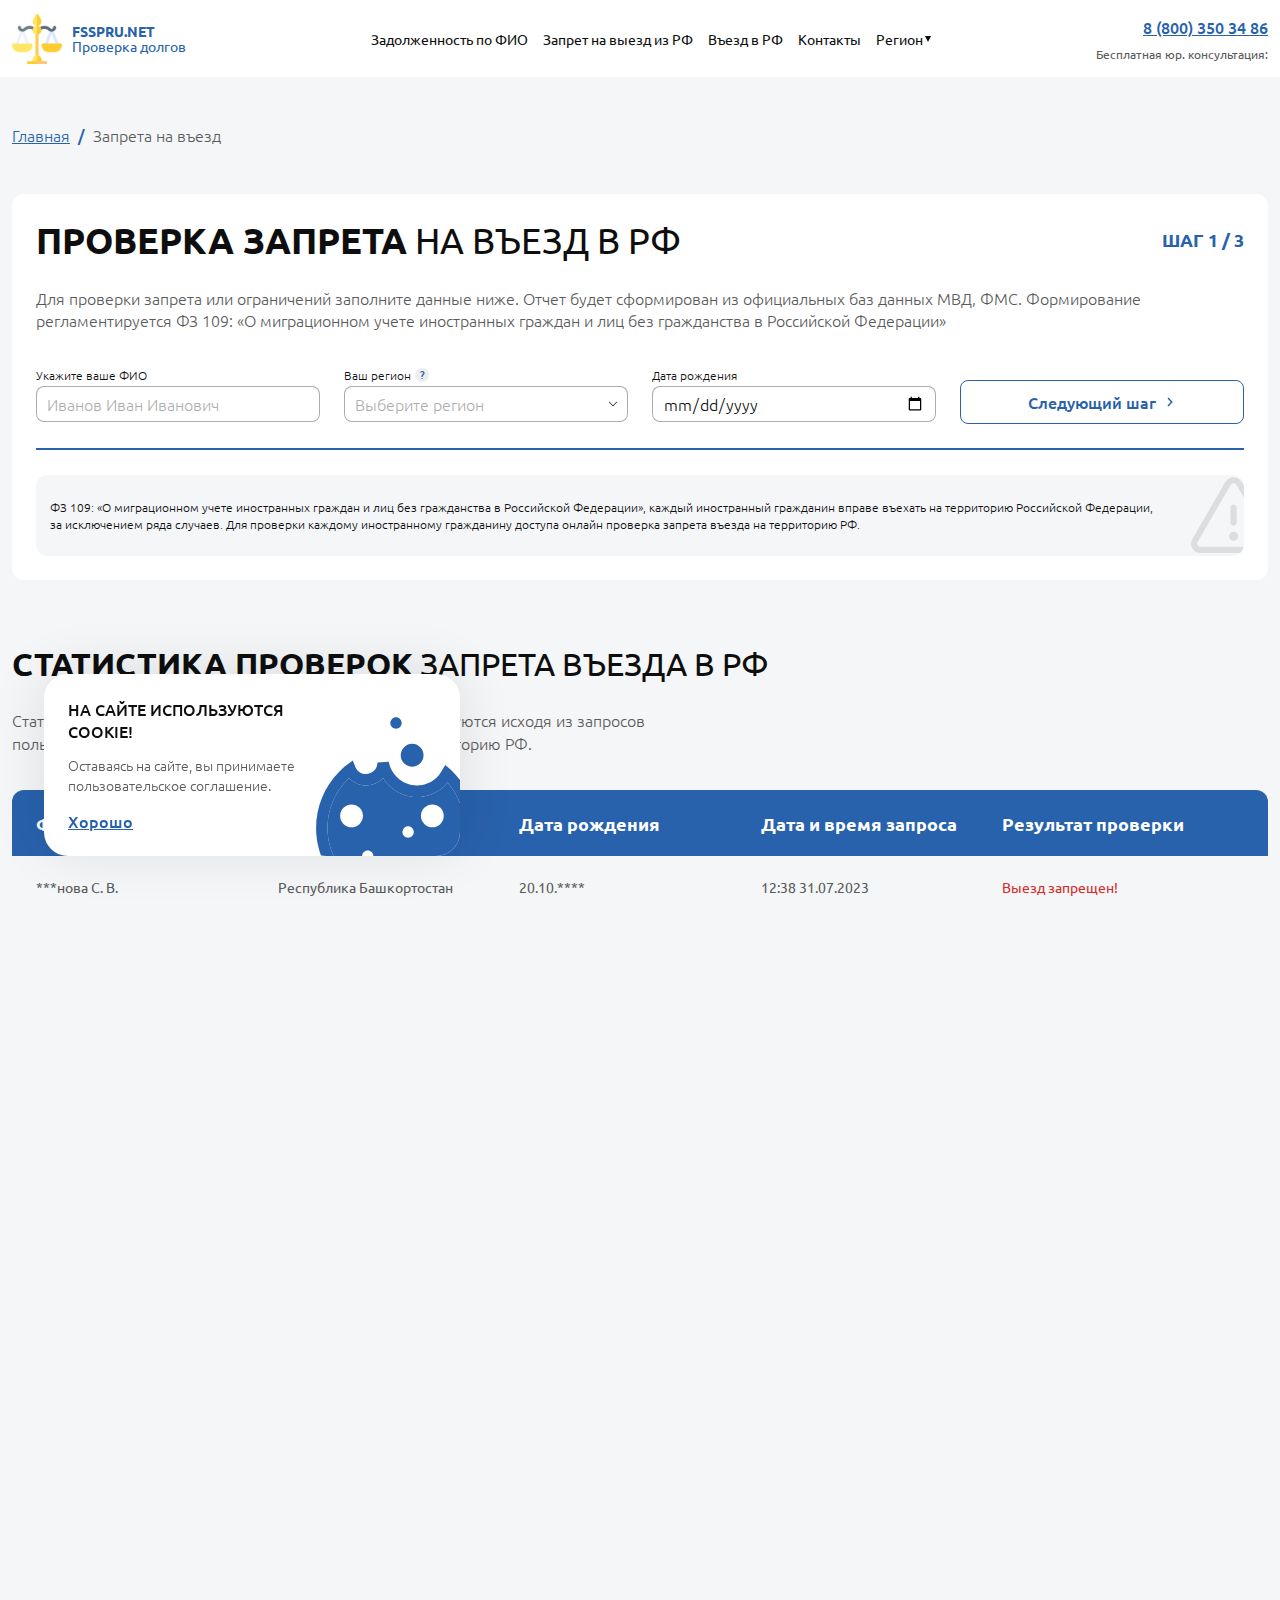
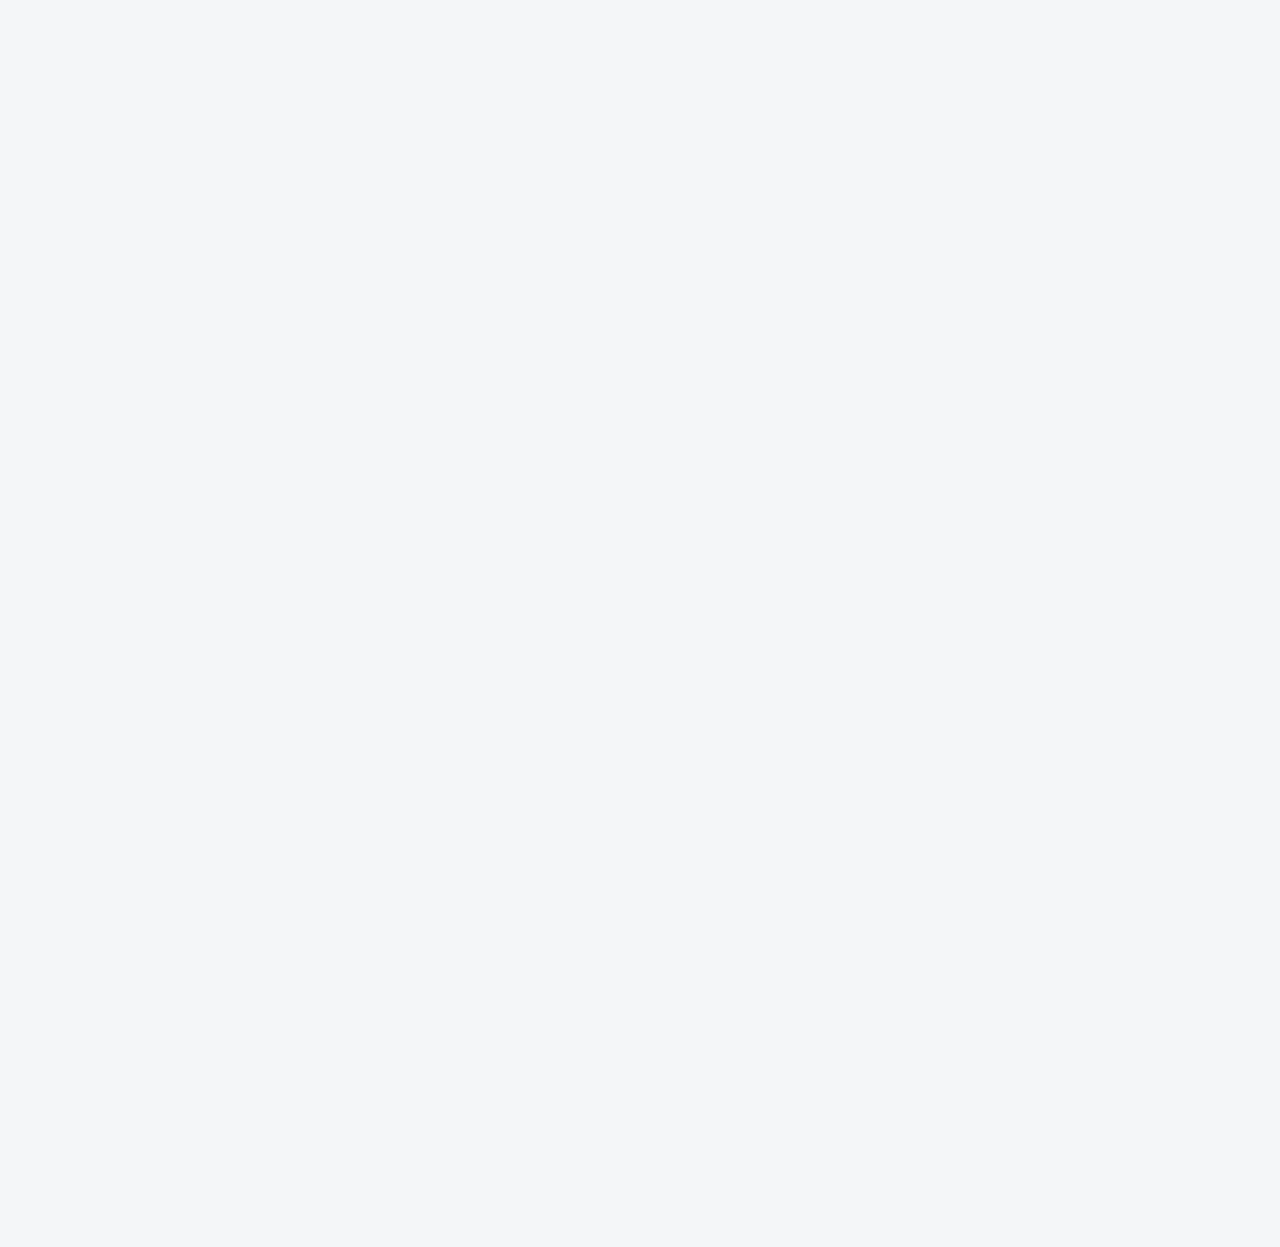
<file: proverit-zapret-na-vezd-v-rf.html>
<!DOCTYPE html>
<html lang="ru">

<head>
	<meta charset="UTF-8">
	<meta http-equiv="X-UA-Compatible" content="IE=edge">
	<meta name="viewport" content="width=device-width, initial-scale=1.0">
	<title>ФССП проверка задолженности по фамилии - служба судебных приставов</title>
	<meta name="description"
		content="Онлайн проверка запрета на въезд в Российскую Федерацию за 2 минуты, по официальной базе по линии ФМС, МВД, для иностранных граждан бесплатно" />
	<meta name="keywords" content="Проверка запрета на въезд в РФ" />
	<meta property="og:title" content="Проверка запрета на въезд в РФ - Онлайн проверка в ФМС, МВД" />
	<meta property="og:description"
		content="Онлайн проверка запрета на въезд в Российскую Федерацию за 2 минуты, по официальной базе по линии ФМС, МВД, для иностранных граждан бесплатно" />
	<meta property="og:type" content="website" />
	<meta property="og:url" content="https://fsspru.net/proverit-zapret-na-vezd-v-rf" />
	<meta property="og:image" content="apple-touch-icon.png" />
	<link rel="shortcut icon" href="favicon.ico">
	<link rel="apple-touch-icon" sizes="144x144" href="apple-touch-icon.png">
	<link rel="icon" type="image/png" sizes="32x32" href="favicon-32x32.png">
	<link rel="icon" type="image/png" sizes="16x16" href="favicon-16x16.png">
	<link rel="manifest" href="site.webmanifest.txt">
	<link rel="mask-icon" href="safari-pinned-tab.svg" color="#5bbad5">
	<meta name="msapplication-TileColor" content="#da532c">
	<meta name="theme-color" content="#ffffff">
	<script type="application/ld+json">
    {
      "@context": "https://schema.org",
      "@type": "Organization",
      "url": "https://fsspru.net/proverit-zapret-na-vezd-v-rf",
      "logo": "https://fsspru.net/img/logo.png"
    }
  </script>

	<!-- add plugins css -->
	<link rel="stylesheet" href="css/bootstrap.min.css">
	<link rel="stylesheet" href="css/slick.css">
	<!-- add plugins css end -->

	<link rel="stylesheet" href="css/style.css">
	<link rel="stylesheet" href="css/header.css">
	<link rel="stylesheet" href="css/footer.css">
	<link rel="stylesheet" href="css/main.css">
	<link rel="stylesheet" href="css/departure.css">
	<link rel="stylesheet" href="css/media.css">
</head>

<body>

	<div class="overlay-bg"></div>
	<nav class="navbar navbar-expand-lg navbar-light fixed-top navbar-header">
		<div class="wrapperHeader">
			<div class="wrapperLogoAndBtn">
				<a class="navbar-brand wrapperLogo" href="index.html">
					<img src="img/logotip.png" class="logo" alt loading="lazy">
					<div class="textHeader">
						<strong>FSSPRU.NET</strong>
						<br>Проверка долгов
					</div>
				</a>
				<button class="navbar-toggler collapsed" type="button" data-toggle="collapse" data-target="#navbarText"
					aria-controls="navbarText" aria-expanded="false" aria-label="Toggle navigation">
					<span class="navbar-toggler-icon"></span>
				</button>
			</div>
			<div class="collapse navbar-collapse justify-content-between" id="navbarText">
				<ul class="nav navbar-nav wrapperLinksHeader align-items-center justify-content-between">
					<li class="nav-item"><a class="nav-link itemHeader" href="index.html">Задолженность по ФИО</a></li>
					<li class="nav-item"><a class="nav-link itemHeader" href="proverit-zapret-na-vyezd-za-granitsu.html">Запрет на
							выезд из РФ</a></li>
					<li class="nav-item"><a class="nav-link itemHeader" href="proverit-zapret-na-vezd-v-rf.html">Въезд в РФ</a>
					</li>
					<li class="nav-item"><a class="nav-link itemHeader" href="kontakty.html">Контакты</a></li>
					<li class="nav-item dropdown"><a class="nav-link itemHeader dropdown-toggle" href="index.html#"
							data-toggle="dropdown">Регион
							<!-- <span class="caret"></span> -->
						</a>
						<div id="w2" class="dropdown-menu-left dropdown-menu">
							<div class="scroll-vertical">
								<a class="dropdown-item" href="region/altayskiy-kray.html">Алтайский край</a>
								<a class="dropdown-item" href="region/amurskaya-oblast.html">Амурская область</a>
								<a class="dropdown-item" href="region/arkhangelskaya-oblast.html">Архангельская область</a>
								<a class="dropdown-item" href="region/astrakhanskaya-oblast.html">Астраханская область</a>
								<a class="dropdown-item" href="region/belgorodskaya-oblast.html">Белгородская область</a>
								<a class="dropdown-item" href="region/bryanskaya-oblast.html">Брянская область</a>
								<a class="dropdown-item" href="region/vladimirskaya-oblast.html">Владимирская область</a>
								<a class="dropdown-item" href="region/volgogradskaya-oblast.html">Волгоградская область</a>
								<a class="dropdown-item" href="region/vologodskaya-oblast.html">Вологодская область</a>
								<a class="dropdown-item" href="region/voronezhskaya-oblast.html">Воронежская область</a>
								<a class="dropdown-item" href="region/yevreyskaya-avtonomnaya-oblast.html">Еврейская А.обл.</a>
								<a class="dropdown-item" href="region/zabaykalskiy-kray.html">Забайкальский край</a>
								<a class="dropdown-item" href="region/ivanovskaya-oblast.html">Ивановская область</a>
								<a class="dropdown-item" href="region/irkutskaya-oblast.html">Иркутская область</a>
								<a class="dropdown-item" href="region/kabardino-balkarskaya-respublika.html">Кабардино-Балкарская
									Республика</a>
								<a class="dropdown-item" href="region/kaliningradskaya-oblast.html">Калининградская область</a>
								<a class="dropdown-item" href="region/kaluzhskaya-oblast.html">Калужская область</a>
								<a class="dropdown-item" href="region/kamchatskiy-kray.html">Камчатский край</a>
								<a class="dropdown-item" href="region/karachayevo-cherkesskaya-respublika.html">Карачаево-Черкесская
									Республика</a>
								<a class="dropdown-item" href="region/kemerovskaya-oblast.html">Кемеровская область</a>
								<a class="dropdown-item" href="region/kirovskaya-oblast.html">Кировская область</a>
								<a class="dropdown-item" href="region/kostromskaya-oblast.html">Костромская область</a>
								<a class="dropdown-item" href="region/krasnodarskiy-kray.html">Краснодарский край</a>
								<a class="dropdown-item" href="region/krasnoyarskiy-kray.html">Красноярский край</a>
								<a class="dropdown-item" href="region/kurganskaya-oblast.html">Курганская область</a>
								<a class="dropdown-item" href="region/kurskaya-oblast.html">Курская область</a>
								<a class="dropdown-item" href="region/leningradskaya-oblast.html">Ленинградская область</a>
								<a class="dropdown-item" href="region/lipetskaya-oblast.html">Липецкая область</a>
								<a class="dropdown-item" href="region/magadanskaya-oblast.html">Магаданская область</a>
								<a class="dropdown-item" href="region/moskva.html">Москва</a>
								<a class="dropdown-item" href="region/moskovskaya-oblast.html">Московская область</a>
								<a class="dropdown-item" href="region/murmanskaya-oblast.html">Мурманская область</a>
								<a class="dropdown-item" href="region/nenetskiy-avtonomnyy-okrug.html">Ненецкий АО</a>
								<a class="dropdown-item" href="region/nizhegorodskaya-oblast.html">Нижегородская область</a>
								<a class="dropdown-item" href="region/novgorodskaya-oblast.html">Новгородская область</a>
								<a class="dropdown-item" href="region/novosibirskaya-oblast.html">Новосибирская область</a>
								<a class="dropdown-item" href="region/omskaya-oblast.html">Омская область</a>
								<a class="dropdown-item" href="region/orenburgskaya-oblast.html">Оренбургская область</a>
								<a class="dropdown-item" href="region/orlovskaya-oblast.html">Орловская область</a>
								<a class="dropdown-item" href="region/penzenskaya-oblast.html">Пензенская область</a>
								<a class="dropdown-item" href="region/permskiy-kray.html">Пермский край</a>
								<a class="dropdown-item" href="region/primorskiy-kray.html">Приморский край</a>
								<a class="dropdown-item" href="region/pskovskaya-oblast.html">Псковская область</a>
								<a class="dropdown-item" href="region/adygey-respublika.html">Республика Адыгея (Адыгея)</a>
								<a class="dropdown-item" href="region/altay-respublika.html">Республика Алтай</a>
								<a class="dropdown-item" href="region/bashkortostan-respublika.html">Республика Башкортостан</a>
								<a class="dropdown-item" href="region/buryatiya-respublika.html">Республика Бурятия</a>
								<a class="dropdown-item" href="region/dagestan-respublika.html">Республика Дагестан</a>
								<a class="dropdown-item" href="region/ingushetiya-respublika.html">Республика Ингушетия</a>
								<a class="dropdown-item" href="region/kalmykiya-respublika.html">Республика Калмыкия</a>
								<a class="dropdown-item" href="region/kareliya-respublika.html">Республика Карелия</a>
								<a class="dropdown-item" href="region/komi-respublika.html">Республика Коми</a>
								<a class="dropdown-item" href="region/avtonomnaya-respublika-krym.html">Республика Крым</a>
								<a class="dropdown-item" href="region/mariy-el-respublika.html">Республика Марий Эл</a>
								<a class="dropdown-item" href="region/mordoviya-respublika.html">Республика Мордовия</a>
								<a class="dropdown-item" href="region/saha-respublika.html">Республика Саха (Якутия)</a>
								<a class="dropdown-item" href="region/severnaya-osetiya-respublika.html">Республика Северная Осетия</a>
								<a class="dropdown-item" href="region/tatarstan-respublika.html">Республика Татарстан</a>
								<a class="dropdown-item" href="region/tyva-respublika.html">Республика Тыва</a>
								<a class="dropdown-item" href="region/khakasiya-respublika.html">Республика Хакасия</a>
								<a class="dropdown-item" href="region/rostovskaya-oblast.html">Ростовская область</a>
								<a class="dropdown-item" href="region/ryazanskaya-oblast.html">Рязанская область</a>
								<a class="dropdown-item" href="region/samarskaya-oblast.html">Самарская область</a>
								<a class="dropdown-item" href="region/sankt-peterburg.html">Санкт-Петербург</a>
								<a class="dropdown-item" href="region/saratovskaya-oblast.html">Саратовская область</a>
								<a class="dropdown-item" href="region/sakhalinskaya-oblast.html">Сахалинская область</a>
								<a class="dropdown-item" href="region/sverdlovskaya-oblast.html">Свердловская область</a>
								<a class="dropdown-item" href="region/sevastopol.html">Севастополь</a>
								<a class="dropdown-item" href="region/smolenskaya-oblast.html">Смоленская область</a>
								<a class="dropdown-item" href="region/stavropolskiy-kray.html">Ставропольский край</a>
								<a class="dropdown-item" href="region/tambovskaya-oblast.html">Тамбовская область</a>
								<a class="dropdown-item" href="region/tverskaya-oblast.html">Тверская область</a>
								<a class="dropdown-item" href="region/tomskaya-oblast.html">Томская область</a>
								<a class="dropdown-item" href="region/tulskaya-oblast.html">Тульская область</a>
								<a class="dropdown-item" href="region/tyumenskaya-oblast.html">Тюменская область</a>
								<a class="dropdown-item" href="region/udmurtskaya-respublika.html">Удмуртская Республика</a>
								<a class="dropdown-item" href="region/ulyanovskaya-oblast.html">Ульяновская область</a>
								<a class="dropdown-item" href="region/khabarovskiy-kray.html">Хабаровский край</a>
								<a class="dropdown-item" href="region/khanty-mansiyskiy-avtonomnyy-okrug.html">Ханты-Мансийский АО</a>
								<a class="dropdown-item" href="region/chelyabinskaya-oblast.html">Челябинская область</a>
								<a class="dropdown-item" href="region/chechenskaya-respublika.html">Чеченская Республика</a>
								<a class="dropdown-item" href="region/chuvashskaya-respublika.html">Чувашская Республика</a>
								<a class="dropdown-item" href="region/chukotskiy-avtonomnyy-okrug.html">Чукотский АО</a>
								<a class="dropdown-item" href="region/yamalo-nenetskiy-avtonomnyy-okrug.html">Ямало-Ненецкий АО</a>
								<a class="dropdown-item" href="region/yaroslavskaya-oblast.html">Ярославская область</a>
							</div>
						</div>
					</li>
				</ul>
				<div class="phoneHeader">
					<a href="tel:88003503486">8 (800) 350 34 86</a>
					<span>Бесплатная юр. консультация:</span>
				</div>
			</div>
		</div>
	</nav>

	<div class="mainWrapper">
		<div class="content">
			<div class="examination" id="checkBlock">
				<div class="container">
					<div class="row">
						<div class="col-12">
							<ul class="breadcrumbs my-ul">
								<li><a href="index.html">Главная</a></li>
								<li><span>Запрета на въезд</span></li>
							</ul>
						</div>

						<div class="col-12">
							<div class="debtОfBailiffs card">
								<div class="title-wrapper">
									<h1 class="titleHome">
										<strong>Проверка запрета</strong> на въезд в РФ
									</h1>
									<div class="descHome">
										<p>Для проверки запрета или ограничений заполните данные ниже. Отчет будет сформирован из
											официальных баз данных МВД, ФМС.
											Формирование регламентируется ФЗ 109: «О миграционном учете иностранных граждан и лиц без
											гражданства в Российской
											Федерации»
										</p>
									</div>
									<div class="progress-wrapper">
										<div class="progress-steps">Шаг
											<span class="progress-steps__cp"></span> / <span class="progress-steps__default"></span>
										</div>
									</div>
								</div>

								<form class="examination-form form-bailiff" id="checkAbroadBan" method="post">
									<div class="bailiff-item js-tab-content active" data-tab="1">
										<div class="form-bailiff__body">
											<div class="row">
												<div class="col-12 col-sm-6 col-lg-3 mb-24">
													<div class="form-group">
														<label for="fio2">
															<span class="input-title">
																Укажите ваше ФИО
															</span>
														</label>
														<input type="text" class="form-control" placeholder="Иванов Иван Иванович" id="fio2"
															name="fio" required="required">

														<div class="dropdown-menu dropdown-menu-result">
															<div class="dropdown-menu-result__head">
																<p>Выберите вариант или продолжите ввод</p>
															</div>

															<ul class="list-result my-ul">
																<li><a href="#"><span class="color-accent">Эду</span>ард</a></li>
																<li><a href="#"><span class="color-accent">Эду</span>ард</a></li>
																<li><a href="#"><span class="color-accent">Эду</span>ард</a></li>
																<li><a href="#"><span class="color-accent">Эду</span>ард</a></li>
																<li><a href="#"><span class="color-accent">Эду</span>ард</a></li>
															</ul>
														</div>
													</div>
												</div>
												<div class="col-12 col-sm-6 col-lg-3 mb-24">
													<div class="form-group">
														<label for="regionNumberID">
															<span class="input-title">
																Ваш регион <span class="tooltip-wrapper"><span class="btn-tooptip">?</span><span
																		class="tooltip-box"><span class="tooltip-box__close"></span>Укажите
																		один из
																		вариантов: регион проживания, временного нахождения или постоянной
																		регистрации!</span></span>
															</span>
														</label>
														<div class="dropdown dropdown-regions">
															<input type="text" class="form-control input-dropdown" name="regionNumberID"
																id="regionNumberID" required="required" placeholder="Выберите регион">
															<div class="dropdown-menu">
																<div class="scroll-vertical">
																	<a class="dropdown-item" href="region/altayskiy-kray.html">Алтайский край</a>
																	<a class="dropdown-item" href="region/amurskaya-oblast.html">Амурская область</a>
																	<a class="dropdown-item" href="region/arkhangelskaya-oblast.html">Архангельская
																		область</a>
																	<a class="dropdown-item" href="region/astrakhanskaya-oblast.html">Астраханская
																		область</a>
																	<a class="dropdown-item" href="region/belgorodskaya-oblast.html">Белгородская
																		область</a>
																	<a class="dropdown-item" href="region/bryanskaya-oblast.html">Брянская область</a>
																	<a class="dropdown-item" href="region/vladimirskaya-oblast.html">Владимирская
																		область</a>
																	<a class="dropdown-item" href="region/volgogradskaya-oblast.html">Волгоградская
																		область</a>
																	<a class="dropdown-item" href="region/vologodskaya-oblast.html">Вологодская
																		область</a>
																	<a class="dropdown-item" href="region/voronezhskaya-oblast.html">Воронежская
																		область</a>
																	<a class="dropdown-item" href="region/yevreyskaya-avtonomnaya-oblast.html">Еврейская
																		А.обл.</a>
																	<a class="dropdown-item" href="region/zabaykalskiy-kray.html">Забайкальский
																		край</a>
																	<a class="dropdown-item" href="region/ivanovskaya-oblast.html">Ивановская
																		область</a>
																	<a class="dropdown-item" href="region/irkutskaya-oblast.html">Иркутская
																		область</a>
																	<a class="dropdown-item"
																		href="region/kabardino-balkarskaya-respublika.html">Кабардино-Балкарская
																		Республика</a>
																	<a class="dropdown-item" href="region/kaliningradskaya-oblast.html">Калининградская
																		область</a>
																	<a class="dropdown-item" href="region/kaluzhskaya-oblast.html">Калужская
																		область</a>
																	<a class="dropdown-item" href="region/kamchatskiy-kray.html">Камчатский край</a>
																	<a class="dropdown-item"
																		href="region/karachayevo-cherkesskaya-respublika.html">Карачаево-Черкесская
																		Республика</a>
																	<a class="dropdown-item" href="region/kemerovskaya-oblast.html">Кемеровская
																		область</a>
																	<a class="dropdown-item" href="region/kirovskaya-oblast.html">Кировская
																		область</a>
																	<a class="dropdown-item" href="region/kostromskaya-oblast.html">Костромская
																		область</a>
																	<a class="dropdown-item" href="region/krasnodarskiy-kray.html">Краснодарский
																		край</a>
																	<a class="dropdown-item" href="region/krasnoyarskiy-kray.html">Красноярский
																		край</a>
																	<a class="dropdown-item" href="region/kurganskaya-oblast.html">Курганская
																		область</a>
																	<a class="dropdown-item" href="region/kurskaya-oblast.html">Курская область</a>
																	<a class="dropdown-item" href="region/leningradskaya-oblast.html">Ленинградская
																		область</a>
																	<a class="dropdown-item" href="region/lipetskaya-oblast.html">Липецкая область</a>
																	<a class="dropdown-item" href="region/magadanskaya-oblast.html">Магаданская
																		область</a>
																	<a class="dropdown-item" href="region/moskva.html">Москва</a>
																	<a class="dropdown-item" href="region/moskovskaya-oblast.html">Московская
																		область</a>
																	<a class="dropdown-item" href="region/murmanskaya-oblast.html">Мурманская
																		область</a>
																	<a class="dropdown-item" href="region/nenetskiy-avtonomnyy-okrug.html">Ненецкий
																		АО</a>
																	<a class="dropdown-item" href="region/nizhegorodskaya-oblast.html">Нижегородская
																		область</a>
																	<a class="dropdown-item" href="region/novgorodskaya-oblast.html">Новгородская
																		область</a>
																	<a class="dropdown-item" href="region/novosibirskaya-oblast.html">Новосибирская
																		область</a>
																	<a class="dropdown-item" href="region/omskaya-oblast.html">Омская область</a>
																	<a class="dropdown-item" href="region/orenburgskaya-oblast.html">Оренбургская
																		область</a>
																	<a class="dropdown-item" href="region/orlovskaya-oblast.html">Орловская
																		область</a>
																	<a class="dropdown-item" href="region/penzenskaya-oblast.html">Пензенская
																		область</a>
																	<a class="dropdown-item" href="region/permskiy-kray.html">Пермский край</a>
																	<a class="dropdown-item" href="region/primorskiy-kray.html">Приморский край</a>
																	<a class="dropdown-item" href="region/pskovskaya-oblast.html">Псковская
																		область</a>
																	<a class="dropdown-item" href="region/adygey-respublika.html">Республика Адыгея
																		(Адыгея)</a>
																	<a class="dropdown-item" href="region/altay-respublika.html">Республика Алтай</a>
																	<a class="dropdown-item" href="region/bashkortostan-respublika.html">Республика
																		Башкортостан</a>
																	<a class="dropdown-item" href="region/buryatiya-respublika.html">Республика
																		Бурятия</a>
																	<a class="dropdown-item" href="region/dagestan-respublika.html">Республика
																		Дагестан</a>
																	<a class="dropdown-item" href="region/ingushetiya-respublika.html">Республика
																		Ингушетия</a>
																	<a class="dropdown-item" href="region/kalmykiya-respublika.html">Республика
																		Калмыкия</a>
																	<a class="dropdown-item" href="region/kareliya-respublika.html">Республика
																		Карелия</a>
																	<a class="dropdown-item" href="region/komi-respublika.html">Республика Коми</a>
																	<a class="dropdown-item" href="region/avtonomnaya-respublika-krym.html">Республика
																		Крым</a>
																	<a class="dropdown-item" href="region/mariy-el-respublika.html">Республика Марий
																		Эл</a>
																	<a class="dropdown-item" href="region/mordoviya-respublika.html">Республика
																		Мордовия</a>
																	<a class="dropdown-item" href="region/saha-respublika.html">Республика Саха
																		(Якутия)</a>
																	<a class="dropdown-item" href="region/severnaya-osetiya-respublika.html">Республика
																		Северная Осетия</a>
																	<a class="dropdown-item" href="region/tatarstan-respublika.html">Республика
																		Татарстан</a>
																	<a class="dropdown-item" href="region/tyva-respublika.html">Республика Тыва</a>
																	<a class="dropdown-item" href="region/khakasiya-respublika.html">Республика
																		Хакасия</a>
																	<a class="dropdown-item" href="region/rostovskaya-oblast.html">Ростовская
																		область</a>
																	<a class="dropdown-item" href="region/ryazanskaya-oblast.html">Рязанская
																		область</a>
																	<a class="dropdown-item" href="region/samarskaya-oblast.html">Самарская
																		область</a>
																	<a class="dropdown-item" href="region/sankt-peterburg.html">Санкт-Петербург</a>
																	<a class="dropdown-item" href="region/saratovskaya-oblast.html">Саратовская
																		область</a>
																	<a class="dropdown-item" href="region/sakhalinskaya-oblast.html">Сахалинская
																		область</a>
																	<a class="dropdown-item" href="region/sverdlovskaya-oblast.html">Свердловская
																		область</a>
																	<a class="dropdown-item" href="region/sevastopol.html">Севастополь</a>
																	<a class="dropdown-item" href="region/smolenskaya-oblast.html">Смоленская
																		область</a>
																	<a class="dropdown-item" href="region/stavropolskiy-kray.html">Ставропольский
																		край</a>
																	<a class="dropdown-item" href="region/tambovskaya-oblast.html">Тамбовская
																		область</a>
																	<a class="dropdown-item" href="region/tverskaya-oblast.html">Тверская область</a>
																	<a class="dropdown-item" href="region/tomskaya-oblast.html">Томская область</a>
																	<a class="dropdown-item" href="region/tulskaya-oblast.html">Тульская область</a>
																	<a class="dropdown-item" href="region/tyumenskaya-oblast.html">Тюменская
																		область</a>
																	<a class="dropdown-item" href="region/udmurtskaya-respublika.html">Удмуртская
																		Республика</a>
																	<a class="dropdown-item" href="region/ulyanovskaya-oblast.html">Ульяновская
																		область</a>
																	<a class="dropdown-item" href="region/khabarovskiy-kray.html">Хабаровский край</a>
																	<a class="dropdown-item"
																		href="region/khanty-mansiyskiy-avtonomnyy-okrug.html">Ханты-Мансийский АО</a>
																	<a class="dropdown-item" href="region/chelyabinskaya-oblast.html">Челябинская
																		область</a>
																	<a class="dropdown-item" href="region/chechenskaya-respublika.html">Чеченская
																		Республика</a>
																	<a class="dropdown-item" href="region/chuvashskaya-respublika.html">Чувашская
																		Республика</a>
																	<a class="dropdown-item" href="region/chukotskiy-avtonomnyy-okrug.html">Чукотский
																		АО</a>
																	<a class="dropdown-item"
																		href="region/yamalo-nenetskiy-avtonomnyy-okrug.html">Ямало-Ненецкий АО</a>
																	<a class="dropdown-item" href="region/yaroslavskaya-oblast.html">Ярославская
																		область</a>
																</div>
															</div>
														</div>
													</div>
												</div>
												<div class="col-12 col-sm-6 col-lg-3 mb-24">
													<div class="form-group">
														<label for="inputBirthDay">
															<span class="input-title">Дата рождения</span>
														</label>
														<input type="date" class="form-control datepicker"
															name="inputBirthDay" id="inputBirthDay">
													</div>
												</div>
												<div class="col-12 col-sm-6 col-lg-3 mb-24">
													<a href="#" class="btn btn-border bailiff-next-step-first bailiff-next-step next-step js-tab-trigger"
														data-tab="2"><span>Следующий шаг</span><svg class="svg-icon">
															<use xlink:href="img/sprite.svg#next"></use>
														</svg></a>
												</div>
											</div>
										</div>
									</div>

									<div class="bailiff-item js-tab-content" data-tab="2">
										<div class="form-bailiff__body">
											<div class="row">
												<div class="col-12 col-sm-6 col-lg-4 mb-24">
													<div class="form-group">
														<label for="country">
															<span class="input-title">
																Гражданство: <sup class="color-accent">*</sup>
															</span>
														</label>
														<div class="dropdown dropdown-regions">
															<input type="text" class="form-control input-dropdown" name="country" id="country"
																required="required" value="Абхазия">
															<div class="dropdown-menu">
																<div class="scroll-vertical">
																	<a class="dropdown-item" href="#">АБХАЗИЯ</a>
																	<a class="dropdown-item" href="#">АВСТРАЛИЯ</a>
																	<a class="dropdown-item" href="#">АБХАЗИЯ</a>
																	<a class="dropdown-item" href="#">АВСТРАЛИЯ</a>
																	<a class="dropdown-item" href="#">АБХАЗИЯ</a>
																	<a class="dropdown-item" href="#">АВСТРАЛИЯ</a>
																</div>
															</div>
														</div>
													</div>
												</div>
												<div class="col-12 col-sm-6 col-lg-4 mb-24">
													<div class="form-group">
														<label for="document_type">
															<span class="input-title">
																Тип документа: <sup class="color-accent">*</sup>
															</span>
														</label>
														<div class="dropdown dropdown-regions">
															<input type="text" class="form-control input-dropdown" name="document_type"
																id="document_type" required="required" value="Заграничный биометрический">
															<div class="dropdown-menu">
																<div class="scroll-vertical">
																	<a class="dropdown-item" href="#">Заграничный биометрический</a>
																	<a class="dropdown-item" href="#">Заграничный паспорт</a>
																	<a class="dropdown-item" href="#">Национальный паспорт</a>
																</div>
															</div>
														</div>
													</div>
												</div>
												<div class="col-12 col-sm-6 col-lg-4 mb-24">
													<div class="form-group">
														<label for="document_num">
															<span class="input-title">
																Номер документа: <sup class="color-accent">*</sup>
															</span>
														</label>

														<input type="text" class="form-control" name="document_num" id="document_num"
															required="required" placeholder="Введите номер документа">
													</div>
												</div>
												<div class="col-12 col-sm-6 col-lg-4 mb-24">
													<div class="form-group">
														<label for="inputDocumentExpired">
															<span class="input-title">Дата действительности документа:</span>
														</label>
														<input type="text" class="form-control" name="inputDocumentExpired"
															id="inputDocumentExpired">
													</div>
												</div>
												<div class="col-12 col-sm-6 col-lg-4 mb-24">
													<div class="form-group">
														<label for="given_country">
															<span class="input-title">
																Выдавшая страна или организация: <sup class="color-accent">*</sup>
															</span>
														</label>
														<div class="dropdown dropdown-regions">
															<input type="text" class="form-control input-dropdown" name="given_country"
																id="given_country" required="required" value="Абхазия">
															<div class="dropdown-menu">
																<div class="scroll-vertical">
																	<a class="dropdown-item" href="#">АБХАЗИЯ</a>
																	<a class="dropdown-item" href="#">АВСТРАЛИЯ</a>
																	<a class="dropdown-item" href="#">АБХАЗИЯ</a>
																	<a class="dropdown-item" href="#">АВСТРАЛИЯ</a>
																	<a class="dropdown-item" href="#">АБХАЗИЯ</a>
																	<a class="dropdown-item" href="#">АВСТРАЛИЯ</a>
																</div>
															</div>
														</div>
													</div>
												</div>

												<div class="col-12 col-sm-6 col-lg-4 mb-24">
													<a href="#"
														class="btn btn-border bailiff-next-step bailiff-next-step-first next-step js-tab-trigger"
														data-tab="3"><span>Следующий шаг</span><svg class="svg-icon">
															<use xlink:href="img/sprite.svg#next"></use>
														</svg></a>
												</div>
											</div>
										</div>
									</div>

									<div class="bailiff-item js-tab-content" data-tab="3">
										<div class="form-bailiff__body">
											<div class="row">
												<div class="col-12">
													<div class="types-checks">
														<div class="h3">Для чего нужна справка:</div>

														<div class="types-checks-list">
															<div class="checked-box">
																<img src="img/check.svg" class="icoTravelBanShag2" alt="">
																<p>Трудоустройство в РФ</p>
															</div>
															<div class="checked-box">
																<img src="img/check.svg" class="icoTravelBanShag2" alt="">
																<p>На границе РФ</p>
															</div>
															<div class="checked-box">
																<img src="img/check.svg" class="icoTravelBanShag2" alt="">
																<p>Получение ВНЖ, РВП</p>
															</div>
															<div class="checked-box">
																<img src="img/check.svg" class="icoTravelBanShag2" alt="">
																<p>Взаимодействие с сотрудниками МВД</p>
															</div>
														</div>
													</div>
												</div>

												<div class="col-12 col-lg-8 mb-24">
													<div class="form-group">
														<label for="client">
															<span class="input-title">
																Заявитель
																<span id="spanOrderID" class="input-title__text">Отчет №: 2426025</span>
															</span>
														</label>
														<input type="text" class="form-control" disabled
															value="Хайрутдинов Эдуард Мирдаянович 12.12.1992" id="client" name="client"
															required="required">

														<div class="dropdown-menu dropdown-menu-result">
															<div class="dropdown-menu-result__head">
																<p>Выберите вариант или продолжите ввод</p>
															</div>

															<ul class="list-result my-ul">
																<li><a href="#"><span class="color-accent">Эду</span>ард</a></li>
																<li><a href="#"><span class="color-accent">Эду</span>ард</a></li>
																<li><a href="#"><span class="color-accent">Эду</span>ард</a></li>
																<li><a href="#"><span class="color-accent">Эду</span>ард</a></li>
																<li><a href="#"><span class="color-accent">Эду</span>ард</a></li>
															</ul>
														</div>
													</div>
												</div>
												<div class="col-12 col-lg-4 mb-24">
													<div class="form-group">
														<label for="fio2">
															<span class="input-title">
																<strong class="input-title__span active" id="chooseEmail">Отправить на E-mail</strong>
																<strong class="input-title__span" id="chooseSMS">Добавить телефон</strong>
																<a href="#" class="color-accent text-decoration-line input-title__text link-code">Отправить в
																	СМС</a>
															</span>
														</label>
														<input type="email" class="form-control" placeholder="ivanov@mail.ru" id="email" name="email" required="required">
														<input type="tel" class="form-control" placeholder="+7(999)999-99-99" id="phone" name="phone" required="required"
															hidden="hidden">


														<div class="dropdown-menu dropdown-menu-result">
															<div class="dropdown-menu-result__head">
																<p>Выберите вариант или продолжите ввод</p>
															</div>

															<ul class="list-result my-ul">
																<li><a href="#"><span class="color-accent">Эду</span>ард</a></li>
																<li><a href="#"><span class="color-accent">Эду</span>ард</a></li>
																<li><a href="#"><span class="color-accent">Эду</span>ард</a></li>
																<li><a href="#"><span class="color-accent">Эду</span>ард</a></li>
																<li><a href="#"><span class="color-accent">Эду</span>ард</a></li>
															</ul>
														</div>
													</div>
												</div>
											</div>

											<div class="row">
												<div class="col-12 col-md-6 col-lg-6 col-xl-3 mb-24 order-md-2"><a href="#" class="btn btn-accent btn-report-sum">
													<span class="btn-report-sum__sale">Получить
													отчёт — 399 ₽</span>
													<span class="btn-report-sum__nosale">Получить
														отчёт — 299 ₽</span>
												</a></div>
													
												<div class="col-12 col-md-6 col-lg-3 col-xl-2 mb-24"><a href="#"
														class="btn bailiff-next-step prev-step btn-border" data-tab="1"><svg
															class="svg-icon svg-icon-prev">
															<use xlink:href="img/sprite.svg#prev"></use>
														</svg><span>Назад</span></a></div>
												
											</div>

											<div class="row">
												<div class="col-12 mb-24">
													<label class="form-check-label">
														<input class="form-check-input checkBoxAgreePrivacy" checked type="checkbox" required="required">
														<span class="checkbox-custom"></span>
														<span class="checkbox-text">Согласен(а) с политикой конфиденциальности и пользовательским
															соглашением</span>
													</label>
												</div>
											</div>
										</div>
										<div class="form-bailiff__footer">
											<div class="row">
												<div class="col-12">
													<div class="important-information">
														<div class="important-information__top">
															<div class="box-text">
																<p>Иностранным гражданам при посещении Российской Федерации согласно ФЗ "О миграционном
																	учете иностранных граждан и лиц без
																	гражданства в Российской Федерации" от 18.07.2006 N 109-ФЗ рекомендуется иметь справку
																	о законном основании нахождении
																	на территории РФ</p>
															</div>
														</div>
														<div class="important-information__bottom">
															<div class="box-text">
																<p>Без справки у иностранного гражданина въезд на территорию РФ может быть ограничен.
																	Получите справку чтобы проверить
																	запрет на въезд на территорию РФ!</p>
															</div>
														</div>
													</div>
												</div>
											</div>
										</div>
									</div>

									<div class="row">
										<div class="col-12">
											<div class="formDescTravelBan formDescTravelBan-v2">
												<div class="logoText">
													<p>ФЗ 109: «О миграционном учете иностранных граждан и лиц без гражданства в Российской
														Федерации», каждый иностранный
														гражданин вправе въехать на территорию Российской Федерации, за исключением ряда случаев.
														Для проверки каждому
														иностранному гражданину доступа онлайн проверка запрета въезда на территорию РФ.</p>
												</div>
											</div>
										</div>
									</div>

								</form>
							</div>
						</div>
					</div>
				</div>
			</div>

			<section class="statistics-online">
				<div class="container">
					<div class="row">
						<div class="col-12">
							<h2 class="titleCardsInfo"><strong>Статистика проверок</strong> запрета въезда в РФ</h2>
							<div class="descCardsInfo">Статистика обновляется каждые 20 минут. Данные формируются исходя из запросов
								<br>пользователей на проверку ограничения на
								въезд на территорию РФ.
							</div>
						</div>

						<div class="col-12">
							<div id="abroad-checks-grid-view" class="table">
								<div class="table-row nameInTable">
									<div class="itemTableTravelBan">ФИО</div>
									<div class="itemTableTravelBan">Регион проверки</div>
									<div class="itemTableTravelBan">Дата рождения</div>
									<div class="itemTableTravelBan">Дата и время запроса</div>
									<div class="itemTableTravelBan">Результат проверки</div>
								</div>
								<div class="table-row">
									<div class="itemTableTravelBan">***нова С. В.</div>
									<div class="itemTableTravelBan" data-table="Регион проверки">Республика Башкортостан</div>
									<div class="itemTableTravelBan" data-table="Дата рождения">20.10.****</div>
									<div class="itemTableTravelBan" data-table="Дата и время запроса">12:38 31.07.2023</div>
									<div class="itemTableTravelBan color-red" data-table="Результат проверки">Выезд запрещен!</div>
								</div>
								<div class="table-row">
									<div class="itemTableTravelBan">***нова С. В.</div>
									<div class="itemTableTravelBan" data-table="Регион проверки">Республика Башкортостан</div>
									<div class="itemTableTravelBan" data-table="Дата рождения">20.10.****</div>
									<div class="itemTableTravelBan" data-table="Дата и время запроса">12:38 31.07.2023</div>
									<div class="itemTableTravelBan color-red" data-table="Результат проверки">Выезд запрещен!</div>
								</div>
								<div class="table-row">
									<div class="itemTableTravelBan">***нова С. В.</div>
									<div class="itemTableTravelBan" data-table="Регион проверки">Республика Башкортостан</div>
									<div class="itemTableTravelBan" data-table="Дата рождения">20.10.****</div>
									<div class="itemTableTravelBan" data-table="Дата и время запроса">12:38 31.07.2023</div>
									<div class="itemTableTravelBan" data-table="Результат проверки">Разрешен</div>
								</div>
								<div class="table-row">
									<div class="itemTableTravelBan">***нова С. В.</div>
									<div class="itemTableTravelBan" data-table="Регион проверки">Республика Башкортостан</div>
									<div class="itemTableTravelBan" data-table="Дата рождения">20.10.****</div>
									<div class="itemTableTravelBan" data-table="Дата и время запроса">12:38 31.07.2023</div>
									<div class="itemTableTravelBan" data-table="Результат проверки">Разрешен</div>
								</div>
							</div>
						</div>
					</div>
				</div>
			</section>

			<section class="payments-advantages sample-report">
				<div class="container">
					<div class="row">
						<div class="col-12">
							<div class="cardWhite">
								<div class="row">
									<div class="col-12 col-xl-6">
										<div class="payments-advantages__image wrapperImgPrimerOtcheta"><img src="img/vezd-inquiry.png"
												alt="">
											<a href="#" download="report.pdf" class="btn btn-accent btnViewExample"><span>Смотреть
													пример</span><img class="icoTravelBan" src="img/pdf.svg" alt=""></a>
										</div>
									</div>
									<div class="col-12 col-xl-6">
										<div class="payments-advantages__content">
											<h2 class="titleCardsInfo">
												<strong>Пример справки</strong> “Разрешение на въезд в РФ”
											</h2>
											<div class="descCardsInfo">
												<p>Пример сформированного отчета сервисом fsspru, в отчете отражено как приставы наложили
													ограничения на выезда за границу,
													все данные являются вымышленными любые совпадения с реальными людьми случайны</p>
											</div>

											<div class="wrapperResultCheckTravelBan">
												<div class="resultTitle text-transform">Результат проверки</div>
												<p class="mb-24">Согласно данным полученым вМВД от 12.04.2020 в 12:48</p>
												<p>Гражданину: <span>Иванову Ивану Ивановичу</span></p>
												<p>Дата рождения: <span>12.04.1967 г.р.</span></p>
												<p>Регион: <span>Московская область</span></p>
												<div class="banDeparture color-accent">Въезд в РФ: Разрешен</div>
											</div>

											<div class="wrapperWarning">
												<div class="wrapperWarning__body">
													<div class="box-text">
														<p>Согласно статистике ФМС - 65% граждан имеют запрет на въезд на территорию РФ. Рекомендуем
															произвести проверку запрета.</p>
													</div>
													<a class="go_to color-accent text-decoration-line" href="#checkBlock">Сделать проверку</a>
												</div>
											</div>

										</div>
									</div>
								</div>
							</div>
						</div>
					</div>
				</div>
			</section>

			<section class="how-to-check how-to-check-v2">
				<div class="container">
					<div class="row">
						<div class="col-12">
							<h2 class="titleCardsInfo"><strong>Как проверить</strong> на въезд на границу РФ</h2>
							<div class="box-text">
								<p>Для проверки ограничений на въезд в РФ отправьте онлайн заявку в базу ФМС.</p>
								<p>Если Вам потребуется справка для подтверждения возможности (разрешения) въезда на территорию
									Российской Федерации, вы
									сможете получить ее на последнем шаге. Если у вас остались вопросы, вы можете задать их отправив
									письмо на адрес
									электронной почты info@fsspru.net</p>
							</div>
						</div>
						<div class="col-12 col-md-6 mb-24">
							<div class="descCardsCheckBan">
								<div class="descCardsCheckBan__number">1</div>
								<div class="descCardsCheckBan__body">
									<div class="box-text">
										<p>Укажите в заявке свои данные которые указаны выше в форме.</p>
									</div>
								</div>
							</div>
						</div>
						<div class="col-12 col-md-6 mb-24">
							<div class="descCardsCheckBan">
								<div class="descCardsCheckBan__number">2</div>
								<div class="descCardsCheckBan__body">
									<div class="box-text">
										<p>Рекомендуется указывать полный список данных, бывают совпадения по ФИО по разным регионам</p>
									</div>
								</div>
							</div>
						</div>
					</div>
				</div>
			</section>
		</div>

		<footer>
			<div class="container-fluid">
				<div class="row wrapperFooter wrapperUpFooter">
					<div class="col-lg-5 col-md-4 col-sm-6 сol-12">
						<div class="wrapperLogoFooter">
							<img src="img/logotip.png" class="logo" alt loading="lazy">
							<div class="logoText">
								<strong>FSSPRU.NET</strong> - <br>
								Проверка долгов
							</div>
						</div>

						<div class="contentTextNameDownFooter">
							<p><strong>FSSPRU.NET</strong> Сервис проверки задолженности не является официальным сайтом ФССП.</p>
						</div>

						<div class="contentTextUpFooter">
							<p>Безопасность операций подтверждена сертификатом соответствия международному стандарту PCI DSS.</p>
						</div>
					</div>

					<div class="col-lg-4 col-md-4 col-sm-6 col-12">
						<div class="wrapperSectionsFooter">
							<div class="wrapperSectionsFooterTitle">
								<strong>Разделы сайта</strong>
							</div>
							<div class="contentTextUpFooter">
								<a class="contentTextUpFooterLinks" href="proverit-zapret-na-vyezd-za-granitsu.html">
									Проверить запрет на выезд за границу
								</a>
								<a class="contentTextUpFooterLinks" href="index.html">
									Проверить задолженность онлайн
								</a>
								<a class="contentTextUpFooterLinks" href="proverit-zapret-na-vyezd-za-granitsu.html">
									Проверка запрета на въезд в РФ
								</a>
								<a class="contentTextUpFooterLinks" href="oplata.html">
									Способы оплаты и реквизиты
								</a>
								<a class="contentTextUpFooterLinks" href="kontakty.html">
									Контакты
								</a>
							</div>
						</div>
					</div>

					<div class="col-lg-3 col-md-4 col-sm-6 col-12">
						<div class="wrapperContactFooter">
							<div class="wrapperContactFooterBox">
								<a href="mailto:info@fsspru.net">info@fsspru.net</a>
								<span>По всем вопросам:</span>
							</div>

							<div class="wrapperContactFooterBox">
								<a href="tel:88003503486">8 (800) 350 34 86</a>
								<span>Бесплатная юр. консультация:</span>
							</div>

							<div class="application-links">
								<a href="https://play.google.com/store/apps/details?id=com.fssp.app" target="_blank" rel="nofollow"
									onclick="ym(70699780,'reachGoal','and');return true;" class="application-links__item"><img
										src="img/android.png" alt="приложение фссп на андройд" loading="lazy"></a>
								<a href="https://apps.apple.com/app/%D1%84%D1%81%D1%81%D0%BF-%D0%BF%D1%80%D0%BE%D0%B2%D0%B5%D1%80%D0%BA%D0%B0-%D0%B4%D0%BE%D0%BB%D0%B3%D0%BE%D0%B2-%D0%BF%D0%BE-%D1%84%D0%B8%D0%BE/id1628348859?platform=iphone"
									target="_blank" rel="nofollow" onclick="ym(70699780,'reachGoal','ios');return true;"
									class="application-links__item"><img src="img/apple.png" alt="приложение фссп на айфон"
										loading="lazy"></a>
							</div>
						</div>
					</div>

					<div class="col-12">
						<div class="wrapperPaymentsFooter">
							<div class="box-text">
								<p>Ваши персональные данные защищены: согласно приказу № 107 от 14.07.2023 на сайте производится
									обработка
									персональных
									данных оператором состоящим в реестре РКН под номером 36-23-009650</p>
							</div>
						</div>
					</div>
				</div>
			</div>

			<div class="container-fluid">
				<div class="row wrapperFooter wrapperDownFooter">
					<div class="col-lg-9 col-md-8 col-sm-6 сol-12">
						<div class="contentTextUpFooter">
							<div>Расчеты по переводу денежных средств осуществляет ООО НКО «МОБИ.Деньги» (лицензия ЦБ РФ № 3523-К от
								06.12.2013
								г.)
							</div>
						</div>
					</div>
					<div class="col-lg-3 col-md-4 col-sm-6 сol-12">
						<div class="documentsLinks">
							<a href="oferta.html" class="contentTextDownFooter">
								Договор оферты
							</a>
							<a href="politika.html" class="contentTextDownFooter">
								Политика кофиденциальности
							</a>
						</div>
					</div>
				</div>
			</div>
		</footer>
	</div>


	<!-- cookies -->
	<div class="tibrr-cookie-consent">
		<div class="tibrr-cookie-consent-container">
			<div class="tibrr-cookie-consent-text">
				<div class="tibrr-cookie-consent-text-title">На сайте используются Cookie!</div>
				<div class="box-text">
					<p>Оставаясь на сайте, вы принимаете пользовательское соглашение.</p>
				</div>
				<a href="#" class="tibrr-cookie-consent-button">Хорошо</a>
			</div>
			<div class="tibrr-cookie-consent-icon"><img src="img/cookie.svg" alt="Куки"></div>
		</div>
	</div>

	<!-- add plugins js-->
	<script src="js/jquery.min.js"></script>
	<script src="js/bootstrap.bundle.min.js"></script>
	<script src="js/slick.min.js"></script>
	<script src="js/jquery.maskedinput.min.js"></script>
	<!-- add plugins js end-->

	<script src="js/common.js"></script>

</body>

</html>
</file>
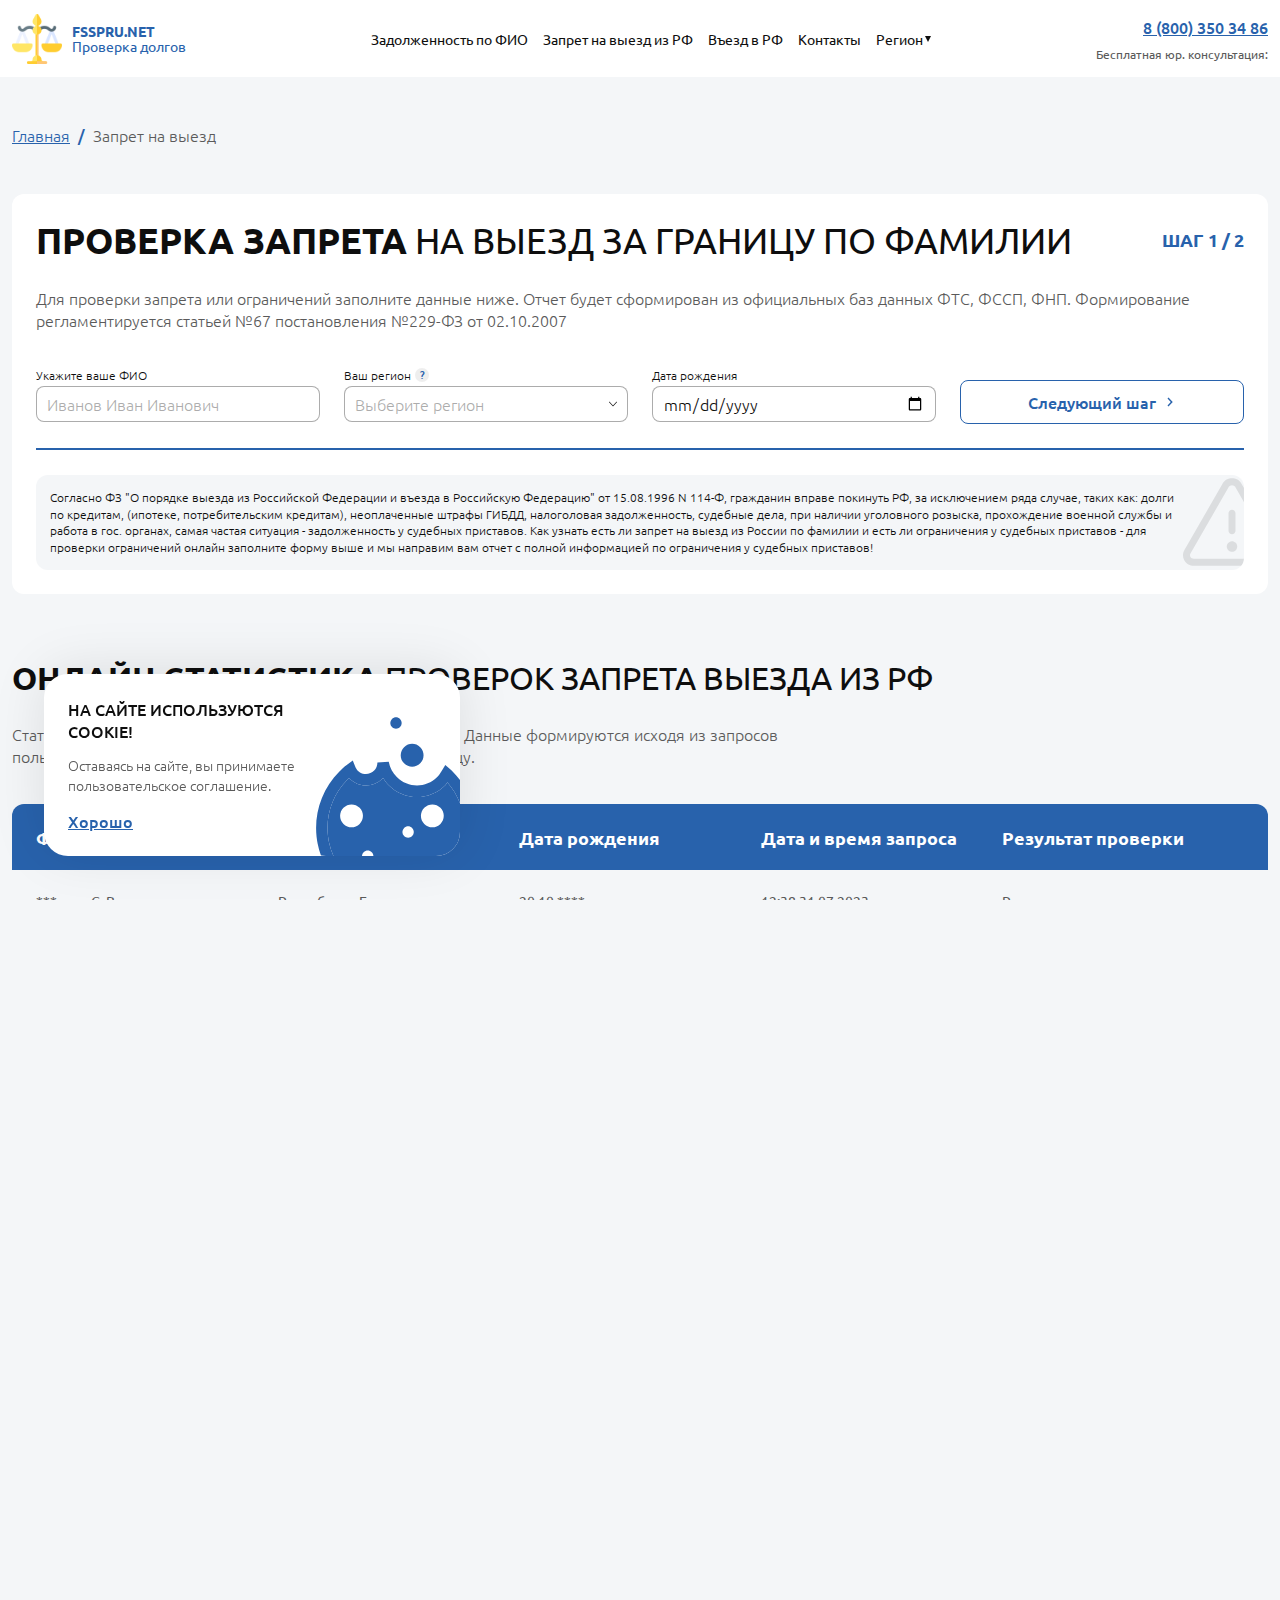
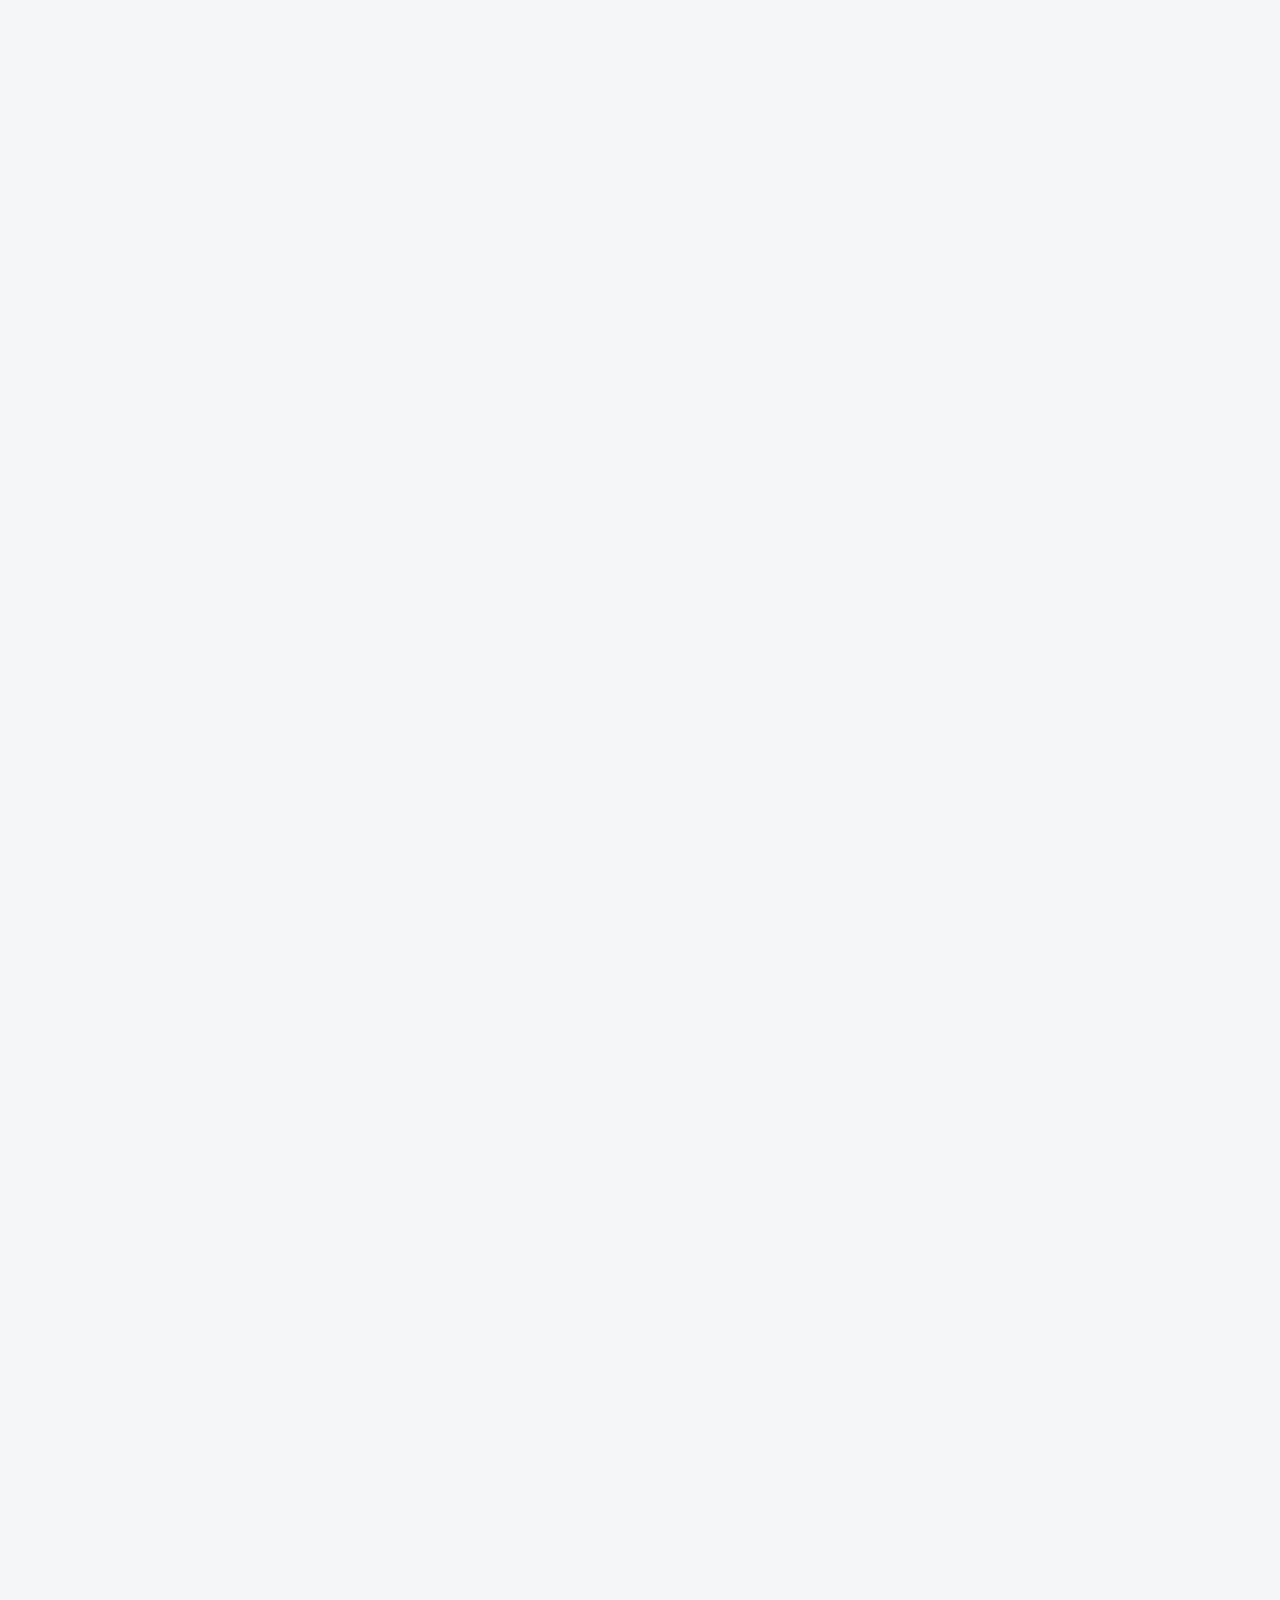
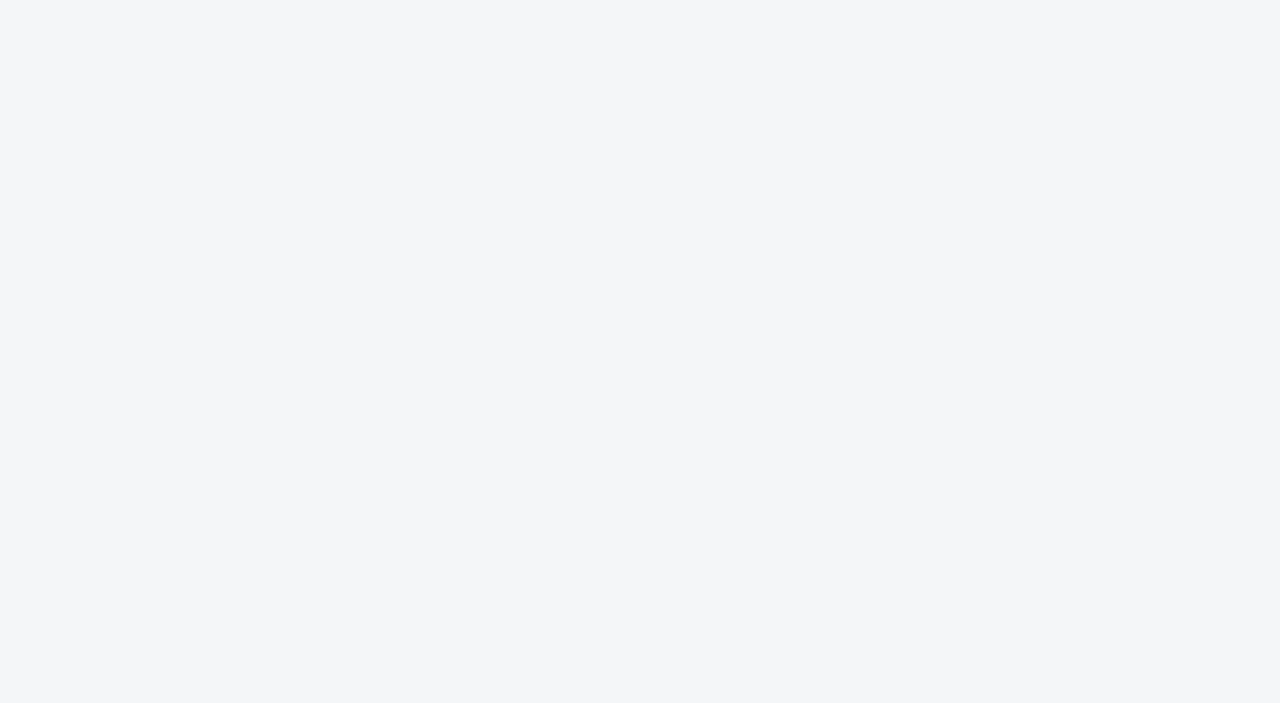
<file: proverit-zapret-na-vyezd-za-granitsu.html>
<!DOCTYPE html>
<html lang="ru">

<head>
	<meta charset="UTF-8">
	<meta http-equiv="X-UA-Compatible" content="IE=edge">
	<meta name="viewport" content="width=device-width, initial-scale=1.0">
	<title>Проверить запрет на выезд за границу онлайн | ФССП</title>
	<meta name="description"
		content="Проверка запрета на выезд за границу из РФ за 15 минут по фамилии, возможность узнать есть ли ограничения на выезд из России, официальный запрос в ФССП онлайн!" />
	<meta name="keywords" content="Проверить запрет на выезд за границу, ФССП, онлайн, по фамилии, запрет на выезд" />
	<meta property="og:title" content="Проверить запрет на выезд за границу онлайн | ФССП" />
	<meta property="og:description"
		content="Проверка запрета на выезд за границу из РФ за 15 минут по фамилии, возможность узнать есть ли ограничения на выезд из России, официальный запрос в ФССП онлайн!" />
	<meta property="og:type" content="website" />
	<meta property="og:url" content="https://fsspru.net/proverit-zapret-na-vyezd-za-granitsu" />
	<meta property="og:image" content="apple-touch-icon.png" />
	<link rel="shortcut icon" href="favicon.ico">
	<link rel="apple-touch-icon" sizes="144x144" href="apple-touch-icon.png">
	<link rel="icon" type="image/png" sizes="32x32" href="favicon-32x32.png">
	<link rel="icon" type="image/png" sizes="16x16" href="favicon-16x16.png">
	<link rel="manifest" href="site.webmanifest.txt">
	<link rel="mask-icon" href="safari-pinned-tab.svg" color="#5bbad5">
	<meta name="msapplication-TileColor" content="#da532c">
	<meta name="theme-color" content="#ffffff">
	<script type="application/ld+json">
    {
     "@context": "https://schema.org",
        "@type": "Organization",
        "url": "https://fsspru.net/proverit-zapret-na-vyezd-za-granitsu",
        "logo": "https://fsspru.net/img/logo.png"
    }
  </script>

	<!-- add plugins css -->
	<link rel="stylesheet" href="css/bootstrap.min.css">
	<link rel="stylesheet" href="css/slick.css">
	<!-- add plugins css end -->

	<link rel="stylesheet" href="css/style.css">
	<link rel="stylesheet" href="css/header.css">
	<link rel="stylesheet" href="css/footer.css">
	<link rel="stylesheet" href="css/main.css">
	<link rel="stylesheet" href="css/departure.css">
	<link rel="stylesheet" href="css/media.css">
</head>

<body>

	<div class="overlay-bg"></div>
	<nav class="navbar navbar-expand-lg navbar-light fixed-top navbar-header">
		<div class="wrapperHeader">
			<div class="wrapperLogoAndBtn">
				<a class="navbar-brand wrapperLogo" href="index.html">
					<img src="img/logotip.png" class="logo" alt loading="lazy">
					<div class="textHeader">
						<strong>FSSPRU.NET</strong>
						<br>Проверка долгов
					</div>
				</a>
				<button class="navbar-toggler collapsed" type="button" data-toggle="collapse" data-target="#navbarText"
					aria-controls="navbarText" aria-expanded="false" aria-label="Toggle navigation">
					<span class="navbar-toggler-icon"></span>
				</button>
			</div>
			<div class="collapse navbar-collapse justify-content-between" id="navbarText">
				<ul class="nav navbar-nav wrapperLinksHeader align-items-center justify-content-between">
					<li class="nav-item"><a class="nav-link itemHeader" href="index.html">Задолженность по ФИО</a></li>
					<li class="nav-item"><a class="nav-link itemHeader" href="proverit-zapret-na-vyezd-za-granitsu.html">Запрет на
							выезд из РФ</a></li>
					<li class="nav-item"><a class="nav-link itemHeader" href="proverit-zapret-na-vezd-v-rf.html">Въезд в РФ</a>
					</li>
					<li class="nav-item"><a class="nav-link itemHeader" href="kontakty.html">Контакты</a></li>
					<li class="nav-item dropdown"><a class="nav-link itemHeader dropdown-toggle" href="index.html#"
							data-toggle="dropdown">Регион
							<!-- <span class="caret"></span> -->
						</a>
						<div id="w2" class="dropdown-menu-left dropdown-menu">
							<div class="scroll-vertical">
								<a class="dropdown-item" href="region/altayskiy-kray.html">Алтайский край</a>
								<a class="dropdown-item" href="region/amurskaya-oblast.html">Амурская область</a>
								<a class="dropdown-item" href="region/arkhangelskaya-oblast.html">Архангельская область</a>
								<a class="dropdown-item" href="region/astrakhanskaya-oblast.html">Астраханская область</a>
								<a class="dropdown-item" href="region/belgorodskaya-oblast.html">Белгородская область</a>
								<a class="dropdown-item" href="region/bryanskaya-oblast.html">Брянская область</a>
								<a class="dropdown-item" href="region/vladimirskaya-oblast.html">Владимирская область</a>
								<a class="dropdown-item" href="region/volgogradskaya-oblast.html">Волгоградская область</a>
								<a class="dropdown-item" href="region/vologodskaya-oblast.html">Вологодская область</a>
								<a class="dropdown-item" href="region/voronezhskaya-oblast.html">Воронежская область</a>
								<a class="dropdown-item" href="region/yevreyskaya-avtonomnaya-oblast.html">Еврейская А.обл.</a>
								<a class="dropdown-item" href="region/zabaykalskiy-kray.html">Забайкальский край</a>
								<a class="dropdown-item" href="region/ivanovskaya-oblast.html">Ивановская область</a>
								<a class="dropdown-item" href="region/irkutskaya-oblast.html">Иркутская область</a>
								<a class="dropdown-item" href="region/kabardino-balkarskaya-respublika.html">Кабардино-Балкарская
									Республика</a>
								<a class="dropdown-item" href="region/kaliningradskaya-oblast.html">Калининградская область</a>
								<a class="dropdown-item" href="region/kaluzhskaya-oblast.html">Калужская область</a>
								<a class="dropdown-item" href="region/kamchatskiy-kray.html">Камчатский край</a>
								<a class="dropdown-item" href="region/karachayevo-cherkesskaya-respublika.html">Карачаево-Черкесская
									Республика</a>
								<a class="dropdown-item" href="region/kemerovskaya-oblast.html">Кемеровская область</a>
								<a class="dropdown-item" href="region/kirovskaya-oblast.html">Кировская область</a>
								<a class="dropdown-item" href="region/kostromskaya-oblast.html">Костромская область</a>
								<a class="dropdown-item" href="region/krasnodarskiy-kray.html">Краснодарский край</a>
								<a class="dropdown-item" href="region/krasnoyarskiy-kray.html">Красноярский край</a>
								<a class="dropdown-item" href="region/kurganskaya-oblast.html">Курганская область</a>
								<a class="dropdown-item" href="region/kurskaya-oblast.html">Курская область</a>
								<a class="dropdown-item" href="region/leningradskaya-oblast.html">Ленинградская область</a>
								<a class="dropdown-item" href="region/lipetskaya-oblast.html">Липецкая область</a>
								<a class="dropdown-item" href="region/magadanskaya-oblast.html">Магаданская область</a>
								<a class="dropdown-item" href="region/moskva.html">Москва</a>
								<a class="dropdown-item" href="region/moskovskaya-oblast.html">Московская область</a>
								<a class="dropdown-item" href="region/murmanskaya-oblast.html">Мурманская область</a>
								<a class="dropdown-item" href="region/nenetskiy-avtonomnyy-okrug.html">Ненецкий АО</a>
								<a class="dropdown-item" href="region/nizhegorodskaya-oblast.html">Нижегородская область</a>
								<a class="dropdown-item" href="region/novgorodskaya-oblast.html">Новгородская область</a>
								<a class="dropdown-item" href="region/novosibirskaya-oblast.html">Новосибирская область</a>
								<a class="dropdown-item" href="region/omskaya-oblast.html">Омская область</a>
								<a class="dropdown-item" href="region/orenburgskaya-oblast.html">Оренбургская область</a>
								<a class="dropdown-item" href="region/orlovskaya-oblast.html">Орловская область</a>
								<a class="dropdown-item" href="region/penzenskaya-oblast.html">Пензенская область</a>
								<a class="dropdown-item" href="region/permskiy-kray.html">Пермский край</a>
								<a class="dropdown-item" href="region/primorskiy-kray.html">Приморский край</a>
								<a class="dropdown-item" href="region/pskovskaya-oblast.html">Псковская область</a>
								<a class="dropdown-item" href="region/adygey-respublika.html">Республика Адыгея (Адыгея)</a>
								<a class="dropdown-item" href="region/altay-respublika.html">Республика Алтай</a>
								<a class="dropdown-item" href="region/bashkortostan-respublika.html">Республика Башкортостан</a>
								<a class="dropdown-item" href="region/buryatiya-respublika.html">Республика Бурятия</a>
								<a class="dropdown-item" href="region/dagestan-respublika.html">Республика Дагестан</a>
								<a class="dropdown-item" href="region/ingushetiya-respublika.html">Республика Ингушетия</a>
								<a class="dropdown-item" href="region/kalmykiya-respublika.html">Республика Калмыкия</a>
								<a class="dropdown-item" href="region/kareliya-respublika.html">Республика Карелия</a>
								<a class="dropdown-item" href="region/komi-respublika.html">Республика Коми</a>
								<a class="dropdown-item" href="region/avtonomnaya-respublika-krym.html">Республика Крым</a>
								<a class="dropdown-item" href="region/mariy-el-respublika.html">Республика Марий Эл</a>
								<a class="dropdown-item" href="region/mordoviya-respublika.html">Республика Мордовия</a>
								<a class="dropdown-item" href="region/saha-respublika.html">Республика Саха (Якутия)</a>
								<a class="dropdown-item" href="region/severnaya-osetiya-respublika.html">Республика Северная Осетия</a>
								<a class="dropdown-item" href="region/tatarstan-respublika.html">Республика Татарстан</a>
								<a class="dropdown-item" href="region/tyva-respublika.html">Республика Тыва</a>
								<a class="dropdown-item" href="region/khakasiya-respublika.html">Республика Хакасия</a>
								<a class="dropdown-item" href="region/rostovskaya-oblast.html">Ростовская область</a>
								<a class="dropdown-item" href="region/ryazanskaya-oblast.html">Рязанская область</a>
								<a class="dropdown-item" href="region/samarskaya-oblast.html">Самарская область</a>
								<a class="dropdown-item" href="region/sankt-peterburg.html">Санкт-Петербург</a>
								<a class="dropdown-item" href="region/saratovskaya-oblast.html">Саратовская область</a>
								<a class="dropdown-item" href="region/sakhalinskaya-oblast.html">Сахалинская область</a>
								<a class="dropdown-item" href="region/sverdlovskaya-oblast.html">Свердловская область</a>
								<a class="dropdown-item" href="region/sevastopol.html">Севастополь</a>
								<a class="dropdown-item" href="region/smolenskaya-oblast.html">Смоленская область</a>
								<a class="dropdown-item" href="region/stavropolskiy-kray.html">Ставропольский край</a>
								<a class="dropdown-item" href="region/tambovskaya-oblast.html">Тамбовская область</a>
								<a class="dropdown-item" href="region/tverskaya-oblast.html">Тверская область</a>
								<a class="dropdown-item" href="region/tomskaya-oblast.html">Томская область</a>
								<a class="dropdown-item" href="region/tulskaya-oblast.html">Тульская область</a>
								<a class="dropdown-item" href="region/tyumenskaya-oblast.html">Тюменская область</a>
								<a class="dropdown-item" href="region/udmurtskaya-respublika.html">Удмуртская Республика</a>
								<a class="dropdown-item" href="region/ulyanovskaya-oblast.html">Ульяновская область</a>
								<a class="dropdown-item" href="region/khabarovskiy-kray.html">Хабаровский край</a>
								<a class="dropdown-item" href="region/khanty-mansiyskiy-avtonomnyy-okrug.html">Ханты-Мансийский АО</a>
								<a class="dropdown-item" href="region/chelyabinskaya-oblast.html">Челябинская область</a>
								<a class="dropdown-item" href="region/chechenskaya-respublika.html">Чеченская Республика</a>
								<a class="dropdown-item" href="region/chuvashskaya-respublika.html">Чувашская Республика</a>
								<a class="dropdown-item" href="region/chukotskiy-avtonomnyy-okrug.html">Чукотский АО</a>
								<a class="dropdown-item" href="region/yamalo-nenetskiy-avtonomnyy-okrug.html">Ямало-Ненецкий АО</a>
								<a class="dropdown-item" href="region/yaroslavskaya-oblast.html">Ярославская область</a>
							</div>
						</div>
					</li>
				</ul>
				<div class="phoneHeader">
					<a href="tel:88003503486">8 (800) 350 34 86</a>
					<span>Бесплатная юр. консультация:</span>
				</div>
			</div>
		</div>
	</nav>

	<div class="mainWrapper">
		<div class="content">
			<div class="examination" id="checkBlock">
				<div class="container">
					<div class="row">
						<div class="col-12">
							<ul class="breadcrumbs my-ul">
								<li><a href="index.html">Главная</a></li>
								<li><span>Запрет на выезд</span></li>
							</ul>
						</div>


						<div class="col-12">
							<div class="debtОfBailiffs card">
								<div class="title-wrapper">
									<h1 class="titleHome">
										<strong>Проверка запрета</strong> на выезд за границу по фамилии
									</h1>
									<div class="descHome">
										<p>Для проверки запрета или ограничений заполните данные ниже. Отчет будет сформирован из
											официальных баз данных ФТС,
											ФССП,
											ФНП. Формирование регламентируется статьей №67 постановления №229-ФЗ от 02.10.2007
										</p>
									</div>
									<div class="progress-wrapper">
										<div class="progress-steps">Шаг
											<span class="progress-steps__cp"></span> / <span class="progress-steps__default"></span>
										</div>
									</div>
								</div>

								<form class="examination-form form-bailiff" id="checkAbroadBan" method="post">
									<div class="bailiff-item js-tab-content active" data-tab="1">
										<div class="form-bailiff__body">
											<div class="row">
												<div class="col-12 col-sm-6 col-lg-3 mb-24">
													<div class="form-group">
														<label for="fio">
															<span class="input-title">
																Укажите ваше ФИО
															</span>
														</label>
														<input type="text" class="form-control" placeholder="Иванов Иван Иванович" id="fio"
															name="fio" required="required">

														<div class="dropdown-menu dropdown-menu-result">
															<div class="dropdown-menu-result__head">
																<p>Выберите вариант или продолжите ввод</p>
															</div>

															<ul class="list-result my-ul">
																<li><a href="#"><span class="color-accent">Эду</span>ард</a></li>
																<li><a href="#"><span class="color-accent">Эду</span>ард</a></li>
																<li><a href="#"><span class="color-accent">Эду</span>ард</a></li>
																<li><a href="#"><span class="color-accent">Эду</span>ард</a></li>
																<li><a href="#"><span class="color-accent">Эду</span>ард</a></li>
															</ul>
														</div>
													</div>
												</div>
												<div class="col-12 col-sm-6 col-lg-3 mb-24">
													<div class="form-group">
														<label for="regionNumberID">
															<span class="input-title">
																Ваш регион <span class="tooltip-wrapper"><span class="btn-tooptip">?</span><span
																		class="tooltip-box"><span class="tooltip-box__close"></span>Укажите
																		один из
																		вариантов: регион проживания, временного нахождения или постоянной
																		регистрации!</span></span>
															</span>
														</label>
														<div class="dropdown dropdown-regions">
															<input type="text" class="form-control input-dropdown" name="region" id="regionNumberID"
																required="required" placeholder="Выберите регион">
															<div class="dropdown-menu">
																<div class="scroll-vertical">
																	<a class="dropdown-item" href="region/altayskiy-kray.html">Алтайский край</a>
																	<a class="dropdown-item" href="region/amurskaya-oblast.html">Амурская область</a>
																	<a class="dropdown-item" href="region/arkhangelskaya-oblast.html">Архангельская
																		область</a>
																	<a class="dropdown-item" href="region/astrakhanskaya-oblast.html">Астраханская
																		область</a>
																	<a class="dropdown-item" href="region/belgorodskaya-oblast.html">Белгородская
																		область</a>
																	<a class="dropdown-item" href="region/bryanskaya-oblast.html">Брянская область</a>
																	<a class="dropdown-item" href="region/vladimirskaya-oblast.html">Владимирская
																		область</a>
																	<a class="dropdown-item" href="region/volgogradskaya-oblast.html">Волгоградская
																		область</a>
																	<a class="dropdown-item" href="region/vologodskaya-oblast.html">Вологодская
																		область</a>
																	<a class="dropdown-item" href="region/voronezhskaya-oblast.html">Воронежская
																		область</a>
																	<a class="dropdown-item" href="region/yevreyskaya-avtonomnaya-oblast.html">Еврейская
																		А.обл.</a>
																	<a class="dropdown-item" href="region/zabaykalskiy-kray.html">Забайкальский
																		край</a>
																	<a class="dropdown-item" href="region/ivanovskaya-oblast.html">Ивановская
																		область</a>
																	<a class="dropdown-item" href="region/irkutskaya-oblast.html">Иркутская
																		область</a>
																	<a class="dropdown-item"
																		href="region/kabardino-balkarskaya-respublika.html">Кабардино-Балкарская
																		Республика</a>
																	<a class="dropdown-item" href="region/kaliningradskaya-oblast.html">Калининградская
																		область</a>
																	<a class="dropdown-item" href="region/kaluzhskaya-oblast.html">Калужская
																		область</a>
																	<a class="dropdown-item" href="region/kamchatskiy-kray.html">Камчатский край</a>
																	<a class="dropdown-item"
																		href="region/karachayevo-cherkesskaya-respublika.html">Карачаево-Черкесская
																		Республика</a>
																	<a class="dropdown-item" href="region/kemerovskaya-oblast.html">Кемеровская
																		область</a>
																	<a class="dropdown-item" href="region/kirovskaya-oblast.html">Кировская
																		область</a>
																	<a class="dropdown-item" href="region/kostromskaya-oblast.html">Костромская
																		область</a>
																	<a class="dropdown-item" href="region/krasnodarskiy-kray.html">Краснодарский
																		край</a>
																	<a class="dropdown-item" href="region/krasnoyarskiy-kray.html">Красноярский
																		край</a>
																	<a class="dropdown-item" href="region/kurganskaya-oblast.html">Курганская
																		область</a>
																	<a class="dropdown-item" href="region/kurskaya-oblast.html">Курская область</a>
																	<a class="dropdown-item" href="region/leningradskaya-oblast.html">Ленинградская
																		область</a>
																	<a class="dropdown-item" href="region/lipetskaya-oblast.html">Липецкая область</a>
																	<a class="dropdown-item" href="region/magadanskaya-oblast.html">Магаданская
																		область</a>
																	<a class="dropdown-item" href="region/moskva.html">Москва</a>
																	<a class="dropdown-item" href="region/moskovskaya-oblast.html">Московская
																		область</a>
																	<a class="dropdown-item" href="region/murmanskaya-oblast.html">Мурманская
																		область</a>
																	<a class="dropdown-item" href="region/nenetskiy-avtonomnyy-okrug.html">Ненецкий
																		АО</a>
																	<a class="dropdown-item" href="region/nizhegorodskaya-oblast.html">Нижегородская
																		область</a>
																	<a class="dropdown-item" href="region/novgorodskaya-oblast.html">Новгородская
																		область</a>
																	<a class="dropdown-item" href="region/novosibirskaya-oblast.html">Новосибирская
																		область</a>
																	<a class="dropdown-item" href="region/omskaya-oblast.html">Омская область</a>
																	<a class="dropdown-item" href="region/orenburgskaya-oblast.html">Оренбургская
																		область</a>
																	<a class="dropdown-item" href="region/orlovskaya-oblast.html">Орловская
																		область</a>
																	<a class="dropdown-item" href="region/penzenskaya-oblast.html">Пензенская
																		область</a>
																	<a class="dropdown-item" href="region/permskiy-kray.html">Пермский край</a>
																	<a class="dropdown-item" href="region/primorskiy-kray.html">Приморский край</a>
																	<a class="dropdown-item" href="region/pskovskaya-oblast.html">Псковская
																		область</a>
																	<a class="dropdown-item" href="region/adygey-respublika.html">Республика Адыгея
																		(Адыгея)</a>
																	<a class="dropdown-item" href="region/altay-respublika.html">Республика Алтай</a>
																	<a class="dropdown-item" href="region/bashkortostan-respublika.html">Республика
																		Башкортостан</a>
																	<a class="dropdown-item" href="region/buryatiya-respublika.html">Республика
																		Бурятия</a>
																	<a class="dropdown-item" href="region/dagestan-respublika.html">Республика
																		Дагестан</a>
																	<a class="dropdown-item" href="region/ingushetiya-respublika.html">Республика
																		Ингушетия</a>
																	<a class="dropdown-item" href="region/kalmykiya-respublika.html">Республика
																		Калмыкия</a>
																	<a class="dropdown-item" href="region/kareliya-respublika.html">Республика
																		Карелия</a>
																	<a class="dropdown-item" href="region/komi-respublika.html">Республика Коми</a>
																	<a class="dropdown-item" href="region/avtonomnaya-respublika-krym.html">Республика
																		Крым</a>
																	<a class="dropdown-item" href="region/mariy-el-respublika.html">Республика Марий
																		Эл</a>
																	<a class="dropdown-item" href="region/mordoviya-respublika.html">Республика
																		Мордовия</a>
																	<a class="dropdown-item" href="region/saha-respublika.html">Республика Саха
																		(Якутия)</a>
																	<a class="dropdown-item" href="region/severnaya-osetiya-respublika.html">Республика
																		Северная Осетия</a>
																	<a class="dropdown-item" href="region/tatarstan-respublika.html">Республика
																		Татарстан</a>
																	<a class="dropdown-item" href="region/tyva-respublika.html">Республика Тыва</a>
																	<a class="dropdown-item" href="region/khakasiya-respublika.html">Республика
																		Хакасия</a>
																	<a class="dropdown-item" href="region/rostovskaya-oblast.html">Ростовская
																		область</a>
																	<a class="dropdown-item" href="region/ryazanskaya-oblast.html">Рязанская
																		область</a>
																	<a class="dropdown-item" href="region/samarskaya-oblast.html">Самарская
																		область</a>
																	<a class="dropdown-item" href="region/sankt-peterburg.html">Санкт-Петербург</a>
																	<a class="dropdown-item" href="region/saratovskaya-oblast.html">Саратовская
																		область</a>
																	<a class="dropdown-item" href="region/sakhalinskaya-oblast.html">Сахалинская
																		область</a>
																	<a class="dropdown-item" href="region/sverdlovskaya-oblast.html">Свердловская
																		область</a>
																	<a class="dropdown-item" href="region/sevastopol.html">Севастополь</a>
																	<a class="dropdown-item" href="region/smolenskaya-oblast.html">Смоленская
																		область</a>
																	<a class="dropdown-item" href="region/stavropolskiy-kray.html">Ставропольский
																		край</a>
																	<a class="dropdown-item" href="region/tambovskaya-oblast.html">Тамбовская
																		область</a>
																	<a class="dropdown-item" href="region/tverskaya-oblast.html">Тверская область</a>
																	<a class="dropdown-item" href="region/tomskaya-oblast.html">Томская область</a>
																	<a class="dropdown-item" href="region/tulskaya-oblast.html">Тульская область</a>
																	<a class="dropdown-item" href="region/tyumenskaya-oblast.html">Тюменская
																		область</a>
																	<a class="dropdown-item" href="region/udmurtskaya-respublika.html">Удмуртская
																		Республика</a>
																	<a class="dropdown-item" href="region/ulyanovskaya-oblast.html">Ульяновская
																		область</a>
																	<a class="dropdown-item" href="region/khabarovskiy-kray.html">Хабаровский край</a>
																	<a class="dropdown-item"
																		href="region/khanty-mansiyskiy-avtonomnyy-okrug.html">Ханты-Мансийский АО</a>
																	<a class="dropdown-item" href="region/chelyabinskaya-oblast.html">Челябинская
																		область</a>
																	<a class="dropdown-item" href="region/chechenskaya-respublika.html">Чеченская
																		Республика</a>
																	<a class="dropdown-item" href="region/chuvashskaya-respublika.html">Чувашская
																		Республика</a>
																	<a class="dropdown-item" href="region/chukotskiy-avtonomnyy-okrug.html">Чукотский
																		АО</a>
																	<a class="dropdown-item"
																		href="region/yamalo-nenetskiy-avtonomnyy-okrug.html">Ямало-Ненецкий АО</a>
																	<a class="dropdown-item" href="region/yaroslavskaya-oblast.html">Ярославская
																		область</a>
																</div>
															</div>
														</div>
													</div>
												</div>
												<div class="col-12 col-sm-6 col-lg-3 mb-24">
													<div class="form-group">
														<label for="inputBirthDay2">
															<span class="input-title">Дата рождения</span>
														</label>
														<input type="date" class="form-control datepicker" name="inputBirthDay" id="inputBirthDay2">
													</div>
												</div>
												<div class="col-12 col-sm-6 col-lg-3 mb-24">
													<a href="#"
														class="btn btn-border bailiff-next-step bailiff-next-step-first next-step js-tab-trigger"
														data-tab="2"><span>Следующий шаг</span><svg class="svg-icon">
															<use xlink:href="img/sprite.svg#next"></use>
														</svg></a>
												</div>
											</div>
										</div>
									</div>

									<div class="bailiff-item js-tab-content" data-tab="2">
										<div class="form-bailiff__body">
											<div class="row">
												<div class="col-12">
													<div class="types-checks">
														<div class="h3">Виды проверок:</div>

														<div class="row">
															<div class="col-12 col-sm-6">
																<div class="types-checks-item">
																	<img src="img/lock3.svg" class="icoTravelBanShag2" alt="">
																	<p>Проверка задолженностей: <strong class="color-red">Возможен запрет!</strong></p>
																</div>
															</div>
															<div class="col-12 col-sm-6">
																<div class="types-checks-item">
																	<img src="img/lock.svg" class="icoTravelBanShag2" alt="">
																	<p>Итоговый отчет: готов на 100%</p>
																</div>
															</div>
															<div class="col-12 col-sm-6">
																<div class="types-checks-item">
																	<img src="img/lock.svg" class="icoTravelBanShag2" alt="">
																	<p>Проверка в реестре совершенных преступлений</p>
																</div>
															</div>
															<div class="col-12 col-sm-6">
																<div class="types-checks-item">
																	<img src="img/lock.svg" class="icoTravelBanShag2" alt="">
																	<p>Проверка по базе судебных делопроизводств</p>
																</div>
															</div>
														</div>
													</div>
												</div>

												<div class="col-12 col-lg-6 mb-24">
													<div class="form-group">
														<label for="client">
															<span class="input-title">
																Заявитель
																<span id="spanOrderID" class="input-title__text">Отчет №: 2426025</span>
															</span>
														</label>
														<input type="text" class="form-control" disabled
															value="Хайрутдинов Эдуард Мирдаянович 12.12.1992" id="client" name="client"
															required="required">

														<div class="dropdown-menu dropdown-menu-result">
															<div class="dropdown-menu-result__head">
																<p>Выберите вариант или продолжите ввод</p>
															</div>

															<ul class="list-result my-ul">
																<li><a href="#"><span class="color-accent">Эду</span>ард</a></li>
																<li><a href="#"><span class="color-accent">Эду</span>ард</a></li>
																<li><a href="#"><span class="color-accent">Эду</span>ард</a></li>
																<li><a href="#"><span class="color-accent">Эду</span>ард</a></li>
																<li><a href="#"><span class="color-accent">Эду</span>ард</a></li>
															</ul>
														</div>
													</div>
												</div>
												<div class="col-12 col-lg-3 mb-24">
													<div class="form-group">
														<label for="fio2">
															<span class="input-title">
																<strong class="input-title__span active" id="chooseEmail">Отправить на E-mail</strong>
																<strong class="input-title__span" id="chooseSMS">Добавить телефон</strong>
																<a href="#"
																	class="color-accent text-decoration-line input-title__text link-code">Отправить в
																	СМС</a>
															</span>
														</label>
														<input type="email" class="form-control" placeholder="ivanov@mail.ru" id="email" name="email" required="required">
														<input type="tel" class="form-control" placeholder="+7(999)999-99-99" id="phone" name="phone" required="required" hidden="hidden">

														<div class="dropdown-menu dropdown-menu-result">
															<div class="dropdown-menu-result__head">
																<p>Выберите вариант или продолжите ввод</p>
															</div>

															<ul class="list-result my-ul">
																<li><a href="#"><span class="color-accent">Эду</span>ард</a></li>
																<li><a href="#"><span class="color-accent">Эду</span>ард</a></li>
																<li><a href="#"><span class="color-accent">Эду</span>ард</a></li>
																<li><a href="#"><span class="color-accent">Эду</span>ард</a></li>
																<li><a href="#"><span class="color-accent">Эду</span>ард</a></li>
															</ul>
														</div>
													</div>
												</div>
												<div class="col-12 col-lg-3 mb-24">
													<button class="btn btn-border btn-add-additional bailiff-next-step-first"
														id="additionalOrder">
														<span id="additionalSwitcher">Добавить заявителя за 99р</span>
													</button>
												</div>

												<div class="col-12 mb-24">
													<div class="form-bailiff__price">
														<p>Проверку запрета для двух граждан Вы получите за 398 руб <strong>(вместо 598 руб-скидка
																200 руб!)</strong></p>
													</div>

													<div id="additionalOrderContainer" class="add-applicant">
														<div class="row">
															<div class="col-12">
																<div class="add-applicant__price">
																	<p>Укажите дополнительно данные второго заявителя за 398 руб <span
																			class="color-accent">(вместо 598 руб-скидка 200 руб!)</span></p>
																</div>
															</div>
															<div class="col-12 col-sm-6 col-lg-4 mb-24">
																<div class="form-group">
																	<label for="fio3">
																		<span class="input-title">
																			Укажите ваше ФИО
																		</span>
																	</label>
																	<input type="text" class="form-control" placeholder="Иванов Иван Иванович" id="fio3"
																		name="fio" required="required">

																	<div class="dropdown-menu dropdown-menu-result">
																		<div class="dropdown-menu-result__head">
																			<p>Выберите вариант или продолжите ввод</p>
																		</div>

																		<ul class="list-result my-ul">
																			<li><a href="#"><span class="color-accent">Эду</span>ард</a></li>
																			<li><a href="#"><span class="color-accent">Эду</span>ард</a></li>
																			<li><a href="#"><span class="color-accent">Эду</span>ард</a></li>
																			<li><a href="#"><span class="color-accent">Эду</span>ард</a></li>
																			<li><a href="#"><span class="color-accent">Эду</span>ард</a></li>
																		</ul>
																	</div>
																</div>
															</div>
															<div class="col-12 col-sm-6 col-lg-4 mb-24">
																<div class="form-group">
																	<label for="regionNumberID2">
																		<span class="input-title">
																			Ваш регион <span class="tooltip-wrapper"><span class="btn-tooptip">?</span><span
																					class="tooltip-box"><span class="tooltip-box__close"></span>Укажите
																					один из
																					вариантов: регион проживания, временного нахождения или постоянной
																					регистрации!</span></span>
																		</span>
																	</label>
																	<div class="dropdown dropdown-regions">
																		<input type="text" class="form-control input-dropdown" name="region"
																			id="regionNumberID2" required="required" placeholder="Выберите регион">
																		<div class="dropdown-menu">
																			<div class="scroll-vertical">
																				<a class="dropdown-item" href="region/altayskiy-kray.html">Алтайский край</a>
																				<a class="dropdown-item" href="region/amurskaya-oblast.html">Амурская
																					область</a>
																				<a class="dropdown-item" href="region/arkhangelskaya-oblast.html">Архангельская
																					область</a>
																				<a class="dropdown-item" href="region/astrakhanskaya-oblast.html">Астраханская
																					область</a>
																				<a class="dropdown-item" href="region/belgorodskaya-oblast.html">Белгородская
																					область</a>
																				<a class="dropdown-item" href="region/bryanskaya-oblast.html">Брянская
																					область</a>
																				<a class="dropdown-item" href="region/vladimirskaya-oblast.html">Владимирская
																					область</a>
																				<a class="dropdown-item" href="region/volgogradskaya-oblast.html">Волгоградская
																					область</a>
																				<a class="dropdown-item" href="region/vologodskaya-oblast.html">Вологодская
																					область</a>
																				<a class="dropdown-item" href="region/voronezhskaya-oblast.html">Воронежская
																					область</a>
																				<a class="dropdown-item"
																					href="region/yevreyskaya-avtonomnaya-oblast.html">Еврейская
																					А.обл.</a>
																				<a class="dropdown-item" href="region/zabaykalskiy-kray.html">Забайкальский
																					край</a>
																				<a class="dropdown-item" href="region/ivanovskaya-oblast.html">Ивановская
																					область</a>
																				<a class="dropdown-item" href="region/irkutskaya-oblast.html">Иркутская
																					область</a>
																				<a class="dropdown-item"
																					href="region/kabardino-balkarskaya-respublika.html">Кабардино-Балкарская
																					Республика</a>
																				<a class="dropdown-item"
																					href="region/kaliningradskaya-oblast.html">Калининградская
																					область</a>
																				<a class="dropdown-item" href="region/kaluzhskaya-oblast.html">Калужская
																					область</a>
																				<a class="dropdown-item" href="region/kamchatskiy-kray.html">Камчатский край</a>
																				<a class="dropdown-item"
																					href="region/karachayevo-cherkesskaya-respublika.html">Карачаево-Черкесская
																					Республика</a>
																				<a class="dropdown-item" href="region/kemerovskaya-oblast.html">Кемеровская
																					область</a>
																				<a class="dropdown-item" href="region/kirovskaya-oblast.html">Кировская
																					область</a>
																				<a class="dropdown-item" href="region/kostromskaya-oblast.html">Костромская
																					область</a>
																				<a class="dropdown-item" href="region/krasnodarskiy-kray.html">Краснодарский
																					край</a>
																				<a class="dropdown-item" href="region/krasnoyarskiy-kray.html">Красноярский
																					край</a>
																				<a class="dropdown-item" href="region/kurganskaya-oblast.html">Курганская
																					область</a>
																				<a class="dropdown-item" href="region/kurskaya-oblast.html">Курская область</a>
																				<a class="dropdown-item" href="region/leningradskaya-oblast.html">Ленинградская
																					область</a>
																				<a class="dropdown-item" href="region/lipetskaya-oblast.html">Липецкая
																					область</a>
																				<a class="dropdown-item" href="region/magadanskaya-oblast.html">Магаданская
																					область</a>
																				<a class="dropdown-item" href="region/moskva.html">Москва</a>
																				<a class="dropdown-item" href="region/moskovskaya-oblast.html">Московская
																					область</a>
																				<a class="dropdown-item" href="region/murmanskaya-oblast.html">Мурманская
																					область</a>
																				<a class="dropdown-item" href="region/nenetskiy-avtonomnyy-okrug.html">Ненецкий
																					АО</a>
																				<a class="dropdown-item" href="region/nizhegorodskaya-oblast.html">Нижегородская
																					область</a>
																				<a class="dropdown-item" href="region/novgorodskaya-oblast.html">Новгородская
																					область</a>
																				<a class="dropdown-item" href="region/novosibirskaya-oblast.html">Новосибирская
																					область</a>
																				<a class="dropdown-item" href="region/omskaya-oblast.html">Омская область</a>
																				<a class="dropdown-item" href="region/orenburgskaya-oblast.html">Оренбургская
																					область</a>
																				<a class="dropdown-item" href="region/orlovskaya-oblast.html">Орловская
																					область</a>
																				<a class="dropdown-item" href="region/penzenskaya-oblast.html">Пензенская
																					область</a>
																				<a class="dropdown-item" href="region/permskiy-kray.html">Пермский край</a>
																				<a class="dropdown-item" href="region/primorskiy-kray.html">Приморский край</a>
																				<a class="dropdown-item" href="region/pskovskaya-oblast.html">Псковская
																					область</a>
																				<a class="dropdown-item" href="region/adygey-respublika.html">Республика Адыгея
																					(Адыгея)</a>
																				<a class="dropdown-item" href="region/altay-respublika.html">Республика
																					Алтай</a>
																				<a class="dropdown-item" href="region/bashkortostan-respublika.html">Республика
																					Башкортостан</a>
																				<a class="dropdown-item" href="region/buryatiya-respublika.html">Республика
																					Бурятия</a>
																				<a class="dropdown-item" href="region/dagestan-respublika.html">Республика
																					Дагестан</a>
																				<a class="dropdown-item" href="region/ingushetiya-respublika.html">Республика
																					Ингушетия</a>
																				<a class="dropdown-item" href="region/kalmykiya-respublika.html">Республика
																					Калмыкия</a>
																				<a class="dropdown-item" href="region/kareliya-respublika.html">Республика
																					Карелия</a>
																				<a class="dropdown-item" href="region/komi-respublika.html">Республика Коми</a>
																				<a class="dropdown-item"
																					href="region/avtonomnaya-respublika-krym.html">Республика
																					Крым</a>
																				<a class="dropdown-item" href="region/mariy-el-respublika.html">Республика Марий
																					Эл</a>
																				<a class="dropdown-item" href="region/mordoviya-respublika.html">Республика
																					Мордовия</a>
																				<a class="dropdown-item" href="region/saha-respublika.html">Республика Саха
																					(Якутия)</a>
																				<a class="dropdown-item"
																					href="region/severnaya-osetiya-respublika.html">Республика
																					Северная Осетия</a>
																				<a class="dropdown-item" href="region/tatarstan-respublika.html">Республика
																					Татарстан</a>
																				<a class="dropdown-item" href="region/tyva-respublika.html">Республика Тыва</a>
																				<a class="dropdown-item" href="region/khakasiya-respublika.html">Республика
																					Хакасия</a>
																				<a class="dropdown-item" href="region/rostovskaya-oblast.html">Ростовская
																					область</a>
																				<a class="dropdown-item" href="region/ryazanskaya-oblast.html">Рязанская
																					область</a>
																				<a class="dropdown-item" href="region/samarskaya-oblast.html">Самарская
																					область</a>
																				<a class="dropdown-item" href="region/sankt-peterburg.html">Санкт-Петербург</a>
																				<a class="dropdown-item" href="region/saratovskaya-oblast.html">Саратовская
																					область</a>
																				<a class="dropdown-item" href="region/sakhalinskaya-oblast.html">Сахалинская
																					область</a>
																				<a class="dropdown-item" href="region/sverdlovskaya-oblast.html">Свердловская
																					область</a>
																				<a class="dropdown-item" href="region/sevastopol.html">Севастополь</a>
																				<a class="dropdown-item" href="region/smolenskaya-oblast.html">Смоленская
																					область</a>
																				<a class="dropdown-item" href="region/stavropolskiy-kray.html">Ставропольский
																					край</a>
																				<a class="dropdown-item" href="region/tambovskaya-oblast.html">Тамбовская
																					область</a>
																				<a class="dropdown-item" href="region/tverskaya-oblast.html">Тверская
																					область</a>
																				<a class="dropdown-item" href="region/tomskaya-oblast.html">Томская область</a>
																				<a class="dropdown-item" href="region/tulskaya-oblast.html">Тульская область</a>
																				<a class="dropdown-item" href="region/tyumenskaya-oblast.html">Тюменская
																					область</a>
																				<a class="dropdown-item" href="region/udmurtskaya-respublika.html">Удмуртская
																					Республика</a>
																				<a class="dropdown-item" href="region/ulyanovskaya-oblast.html">Ульяновская
																					область</a>
																				<a class="dropdown-item" href="region/khabarovskiy-kray.html">Хабаровский
																					край</a>
																				<a class="dropdown-item"
																					href="region/khanty-mansiyskiy-avtonomnyy-okrug.html">Ханты-Мансийский АО</a>
																				<a class="dropdown-item" href="region/chelyabinskaya-oblast.html">Челябинская
																					область</a>
																				<a class="dropdown-item" href="region/chechenskaya-respublika.html">Чеченская
																					Республика</a>
																				<a class="dropdown-item" href="region/chuvashskaya-respublika.html">Чувашская
																					Республика</a>
																				<a class="dropdown-item"
																					href="region/chukotskiy-avtonomnyy-okrug.html">Чукотский
																					АО</a>
																				<a class="dropdown-item"
																					href="region/yamalo-nenetskiy-avtonomnyy-okrug.html">Ямало-Ненецкий АО</a>
																				<a class="dropdown-item" href="region/yaroslavskaya-oblast.html">Ярославская
																					область</a>
																			</div>
																		</div>
																	</div>
																</div>
															</div>
															<div class="col-12 col-sm-6 col-lg-4 mb-24">
																<div class="form-group">
																	<label for="inputBirthDay">
																		<span class="input-title">Дата рождения</span>
																	</label>
																	<input type="date" class="form-control datepicker" name="inputBirthDay"
																		id="inputBirthDay">
																</div>
															</div>

														</div>
													</div>
												</div>
											</div>
										</div>
										<div class="form-bailiff__footer">
											<div class="row">
												<div class="col-12 col-md-6 col-lg-6 col-xl-3 mb-24 order-md-2"><a href="#"
														class="btn btn-accent btn-report-sum">
														<span class="btn-report-sum__sale">Получить
															отчёт — 399 ₽</span>
														<span class="btn-report-sum__nosale">Получить
															отчёт — 299 ₽</span>
													</a></div>

												<div class="col-12 col-md-6 col-lg-3 col-xl-2 mb-24"><a href="#"
														class="btn bailiff-next-step prev-step btn-border" data-tab="1"><svg
															class="svg-icon svg-icon-prev">
															<use xlink:href="img/sprite.svg#prev"></use>
														</svg><span>Назад</span></a></div>

											</div>
											<div class="row">
												<div class="col-12">
													<label class="form-check-label">
														<input class="form-check-input checkBoxAgreePrivacy" type="checkbox" required="required" checked>
														<span class="checkbox-custom"></span>
														<span class="checkbox-text">Согласен(а) с политикой конфиденциальности и пользовательским
															соглашением</span>
													</label>
												</div>
											</div>
										</div>
									</div>

									<div class="row">
										<div class="col-12">
											<div class="formDescTravelBan">
												<div class="logoText">
													<p>Согласно ФЗ "О порядке выезда из Российской Федерации и въезда в Российскую Федерацию" от
														15.08.1996 N 114-Ф, гражданин
														вправе покинуть РФ, за исключением ряда случае, таких как: долги по кредитам, (ипотеке,
														потребительским кредитам),
														неоплаченные штрафы ГИБДД, налоголовая задолженность, судебные дела, при наличии уголовного
														розыска, прохождение военной
														службы и работа в гос. органах, самая частая ситуация - задолженность у судебных приставов.
														Как узнать есть ли запрет на
														выезд из России по фамилии и есть ли ограничения у судебных приставов - для проверки
														ограничений онлайн заполните форму
														выше и мы направим вам отчет с полной информацией по ограничения у судебных приставов!</p>
												</div>
											</div>
										</div>
									</div>

								</form>
							</div>
						</div>
					</div>
				</div>
			</div>


			<section class="statistics-online">
				<div class="container">
					<div class="row">
						<div class="col-12">
							<h2 class="titleCardsInfo"><strong>Онлайн статистика</strong> проверок запрета выезда из РФ</h2>
							<div class="descCardsInfo">Cтатистика fsspru, статистика обновляется каждые 20 минут. Данные формируются
								исходя из запросов пользователей на
								проверку ограничения на выезд за границу.</div>
						</div>

						<div class="col-12">
							<div id="abroad-checks-grid-view" class="table">
								<div class="table-row nameInTable">
									<div class="itemTableTravelBan">ФИО</div>
									<div class="itemTableTravelBan">Регион проверки</div>
									<div class="itemTableTravelBan">Дата рождения</div>
									<div class="itemTableTravelBan">Дата и время запроса</div>
									<div class="itemTableTravelBan">Результат проверки</div>
								</div>
								<div class="table-row">
									<div class="itemTableTravelBan">***нова С. В.</div>
									<div class="itemTableTravelBan" data-table="Регион проверки">Республика Башкортостан</div>
									<div class="itemTableTravelBan" data-table="Дата рождения">20.10.****</div>
									<div class="itemTableTravelBan" data-table="Дата и время запроса">12:38 31.07.2023</div>
									<div class="itemTableTravelBan" data-table="Результат проверки">Разрешен</div>
								</div>
								<div class="table-row">
									<div class="itemTableTravelBan">***нова С. В.</div>
									<div class="itemTableTravelBan">Республика Башкортостан</div>
									<div class="itemTableTravelBan" data-table="Дата рождения">20.10.****</div>
									<div class="itemTableTravelBan" data-table="Дата и время запроса">12:38 31.07.2023</div>
									<div class="itemTableTravelBan" data-table="Результат проверки">Разрешен</div>
								</div>
								<div class="table-row">
									<div class="itemTableTravelBan">***нова С. В.</div>
									<div class="itemTableTravelBan">Республика Башкортостан</div>
									<div class="itemTableTravelBan" data-table="Дата рождения">20.10.****</div>
									<div class="itemTableTravelBan" data-table="Дата и время запроса">12:38 31.07.2023</div>
									<div class="itemTableTravelBan" data-table="Результат проверки">Разрешен</div>
								</div>
								<div class="table-row">
									<div class="itemTableTravelBan">***нова С. В.</div>
									<div class="itemTableTravelBan">Республика Башкортостан</div>
									<div class="itemTableTravelBan" data-table="Дата рождения">20.10.****</div>
									<div class="itemTableTravelBan" data-table="Дата и время запроса">12:38 31.07.2023</div>
									<div class="itemTableTravelBan color-red" data-table="Результат проверки">Выезд запрещен!</div>
								</div>
							</div>
						</div>
					</div>
				</div>
			</section>

			<section class="payments-advantages sample-report">
				<div class="container">
					<div class="row">
						<div class="col-12">
							<div class="cardWhite">
								<div class="row">
									<div class="col-12 col-xl-6">
										<div class="payments-advantages__image wrapperImgPrimerOtcheta"><img src="img/primer-otcheta.png"
												alt="">
											<a href="#" download="report.pdf" class="btn btn-accent btnViewExample"><span>Смотреть
													пример</span><img class="icoTravelBan" src="img/pdf.svg" alt=""></a>
										</div>
									</div>
									<div class="col-12 col-xl-6">
										<div class="payments-advantages__content">
											<h2 class="titleCardsInfo">
												<strong>Пример отчёта</strong> об ограничениях на выезд из РФ
											</h2>
											<div class="descCardsInfo">
												<p>Пример сформированного отчета сервисом fsspru, в отчете отражено как приставы наложили
													ограничения на выезда за границу,
													все данные являются вымышленными любые совпадения с реальными людьми случайны
												</p>
											</div>

											<div class="wrapperResultCheckTravelBan">
												<div class="resultTitle text-transform">Результат проверки</div>
												<p class="mb-24">Согласно данным полученым вФССП от 12.04.2020 в 12:48</p>
												<p>Гражданину: <span>Иванову Ивану Ивановичу</span></p>
												<p>Дата рождения: <span>12.04.1967 г.р.</span></p>
												<p>Регион: <span>Московская область</span></p>
												<div class="banDeparture color-red">Выезд за границу: ЗАПРЕЩЕН! <img src="img/ban.svg" alt="">
												</div>
											</div>

											<div class="wrapperWarning">
												<div class="wrapperWarning__body">
													<div class="box-text">
														<p>Согласно статистике ФССП РФ - 65% граждан имееют запрет на выезд за границу. Рекомендуем
															произвести проверку запрета</p>
													</div>
													<a class="go_to color-accent text-decoration-line" href="#checkBlock">Сделать проверку</a>
												</div>
											</div>

										</div>
									</div>
								</div>
							</div>
						</div>
					</div>
				</div>
			</section>

			<section class="how-to-check">
				<div class="container">
					<div class="row">
						<div class="col-12">
							<h2 class="titleCardsInfo"><strong>Как проверить</strong> запрет на выезд за границу</h2>
							<div class="box-text">
								<p>Для проверки ограничений на выезд из РФ направьте онлайн заявку в базу судебных приставов на наличие
									задолженностей:</p>
								<p>Если у вас остались вопросы, вы можете задать их направив письмо на адрес электронной почты
									info@fsspru.net</p>
							</div>
						</div>
						<div class="col-12 col-md-6 mb-24">
							<div class="descCardsCheckBan">
								<div class="descCardsCheckBan__number">1</div>
								<div class="descCardsCheckBan__body">
									<div class="box-text">
										<p>Укажите в заявке свои данные: ФИО, дату рождения и регион.</p>
									</div>
								</div>
							</div>
						</div>
						<div class="col-12 col-md-6 mb-24">
							<div class="descCardsCheckBan">
								<div class="descCardsCheckBan__number">2</div>
								<div class="descCardsCheckBan__body">
									<div class="box-text">
										<p>Рекомендуется указывать полный список данных, бывают совпадения по ФИО по разным регионам</p>
									</div>
								</div>
							</div>
						</div>
						<div class="col-12 col-md-6 mb-24">
							<div class="descCardsCheckBan">
								<div class="descCardsCheckBan__number">3</div>
								<div class="descCardsCheckBan__body">
									<div class="box-text">
										<p>Адрес электронной почты, мы направим вам на почту отчёт c результатом.</p>
									</div>
								</div>
							</div>
						</div>
						<div class="col-12 col-md-6 mb-24">
							<div class="descCardsCheckBan">
								<div class="descCardsCheckBan__number">4</div>
								<div class="descCardsCheckBan__body">
									<div class="box-text">
										<p>Произведите оплату пошлины за предоставление информации с со сводным отчётом о выезде за границу.
										</p>
									</div>
								</div>
							</div>
						</div>
					</div>
				</div>
			</section>

			<section class="question">
				<div class="container">
					<div class="row">
						<div class="col-12">
							<h2 class="titleCardsInfo" id="test">
								<strong>Вопросы и ответы</strong> к ФССП
							</h2>
							<div class="descCardsInfo">
								<p>Если у вас останутся вопросы, вы можете задать их направив письмо на адрес эл. почты info@fsspru.net
								</p>
							</div>
						</div>
					</div>
					<div class="row">

						<div class="col-12 col-md-6 mb-24">
							<div itemscope class="question-item" itemtype="http://schema.org/Question"
								id="kak-proverit-zapret-na-vyezd-za-granitsu">
								<h3 itemprop="name" class="questionInAnswerAndQuestion">
									Как проверить запрет на выезд за границу
								</h3>
								<meta itemprop="upvoteCount" content="3" />
								<div itemprop="acceptedAnswer" itemscope itemtype="http://schema.org/Answer">
								</div>
								<div class="card">
									<div itemprop="text" class="box-text">
										<p>Для того что бы проверить нет ли ограничений на выезд за границу, вам нужно сделать проверку
											задолженности по базе
											судебных приставов, либо подать запрос на сводный отчет. Отчет покажет весь список задолженостей в
											федеральной службе
											судебных приставов в нем будет указан информация есть ли запрет на выезд за границу или нет</p>
									</div>

									<a href="proverit-zapret-na-vyezd-za-granitsu.html"
										class="color-accent text-decoration-line font-500 question-item__link">Проверить запрет на выезд за
										границу</a>
								</div>
							</div>
						</div>

						<div class="col-12 col-md-6 mb-24">
							<div itemscope class="question-item" itemtype="http://schema.org/Question"
								id="kak-snyat-zapret-na-vyezd-za-granitsu">
								<h3 itemprop="name" class="questionInAnswerAndQuestion">
									Как снять запрет на выезд за границу
								</h3>
								<meta itemprop="upvoteCount" content="3" />
								<div itemprop="acceptedAnswer" itemscope itemtype="http://schema.org/Answer">
								</div>
								<div class="card">
									<div itemprop="text" class="box-text">
										<p>Для снятия ограничения на выезд нужно оплатить все имеющиеся задолженности по исполнительным
											производствам, обращаем
											ваше внимание что информация об оплате может обновляться в срок до 30 дней. Рекомендуем как можно
											бысрее производить
											оплату если ваша поездка планируется в ближайшие 2 -3 месяца.</p>
									</div>
								</div>
							</div>
						</div>

						<div class="col-12 mb-24">
							<div itemscope class="question-item" itemtype="http://schema.org/Question"
								id="kakie-strany-otkryty-dlya-rossiyan">
								<h3 itemprop="name" class="questionInAnswerAndQuestion">
									Страны которые открыты для граждан РФ
								</h3>
								<meta itemprop="upvoteCount" content="3" />
								<div itemprop="acceptedAnswer" itemscope itemtype="http://schema.org/Answer"></div>
								<div class="card">
									<div itemprop="text" class="box-text">
										<p>Дата обновления 27.09.2023 новые страны которые будут открыты с 9 апреля: Аргентина, Алжир,
											Афганистан, Бахрейн, Босния
											и Герцеговина, Ботсвана, Бразилия, Вьетнам, Венесуэла, Гонконг, Египет, Зимбабве, Израиль, Индия,
											Индонезия, Иордания,
											Ирак, Кения, Китай, КНДР, Коста-Рика, Кувейт, Ливан, Лесото, Маврикий, Мадагаскар, Малайзия,
											Мальдивы, Марокко,
											Мозамбик, Молдова, Монголия, Мьянма, Намибия, Оман, Пакистан, Перу, Саудовская Аравия, Сейшелы,
											Сербия, Сирия, Таиланд,
											Танзания, Тунис, Турция, Уругвай, Фиджи, Филиппины, Шри-Ланка, Эфиопия, ЮАР, Ямайка. Другие страны
											открыты для туристов!</p>
									</div>
								</div>
							</div>
						</div>

						<div class="col-12 col-md-6 mb-24">
							<div itemscope class="question-item" itemtype="http://schema.org/Question" id="zapret-po-oshibke">
								<h3 itemprop="name" class="questionInAnswerAndQuestion">
									Запрет по ошибке
								</h3>
								<meta itemprop="upvoteCount" content="3" />
								<div itemprop="acceptedAnswer" itemscope itemtype="http://schema.org/Answer">
								</div>
								<div class="card mr_top_10">
									<div itemprop="text" class="box-text">
										<p>Если вы считаете действия судебного пристава неправомерными, исполнительный лист можно оспорить в
											срок 30 дней.
											Тридцатидневный срок считается со дня оглашения постановления, содержащего мотивирующую и
											резолютивную часть решения.</p>
									</div>
								</div>
							</div>
						</div>

						<div class="col-12 col-md-6 mb-24">
							<div itemscope class="question-item" itemtype="http://schema.org/Question"
								id="kakoy-srok-ispolnitelnogo-proizvodstva">
								<h3 itemprop="name" class="questionInAnswerAndQuestion">
									Как найти номер судебного пристава
								</h3>
								<meta itemprop="upvoteCount" content="3" />
								<div itemprop="acceptedAnswer" itemscope itemtype="http://schema.org/Answer">
								</div>
								<div class="card">
									<div itemprop="text" class="box-text">
										<p>После оплаты отчета вы получите полный список задолженостей, справа в колонке будет указано ФИО
											судебного пристава и его
											номер телефона. Если вам не нужна информация о ограничениях на выезд, вы можете произвести
											проверку задолженностей у
											судебных приставов на главной странице сайта.</p>
									</div>
								</div>
							</div>
						</div>
					</div>
				</div>
			</section>
		</div>


		<footer>
			<div class="container-fluid">
				<div class="row wrapperFooter wrapperUpFooter">
					<div class="col-lg-5 col-md-4 col-sm-6 сol-12">
						<div class="wrapperLogoFooter">
							<img src="img/logotip.png" class="logo" alt loading="lazy">
							<div class="logoText">
								<strong>FSSPRU.NET</strong> - <br>
								Проверка долгов
							</div>
						</div>

						<div class="contentTextNameDownFooter">
							<p><strong>FSSPRU.NET</strong> Сервис проверки задолженности не является официальным сайтом ФССП.</p>
						</div>

						<div class="contentTextUpFooter">
							<p>Безопасность операций подтверждена сертификатом соответствия международному стандарту PCI DSS.</p>
						</div>
					</div>

					<div class="col-lg-4 col-md-4 col-sm-6 col-12">
						<div class="wrapperSectionsFooter">
							<div class="wrapperSectionsFooterTitle">
								<strong>Разделы сайта</strong>
							</div>
							<div class="contentTextUpFooter">
								<a class="contentTextUpFooterLinks" href="proverit-zapret-na-vyezd-za-granitsu.html">
									Проверить запрет на выезд за границу
								</a>
								<a class="contentTextUpFooterLinks" href="index.html">
									Проверить задолженность онлайн
								</a>
								<a class="contentTextUpFooterLinks" href="proverit-zapret-na-vyezd-za-granitsu.html">
									Проверка запрета на въезд в РФ
								</a>
								<a class="contentTextUpFooterLinks" href="oplata.html">
									Способы оплаты и реквизиты
								</a>
								<a class="contentTextUpFooterLinks" href="kontakty.html">
									Контакты
								</a>
							</div>
						</div>
					</div>

					<div class="col-lg-3 col-md-4 col-sm-6 col-12">
						<div class="wrapperContactFooter">
							<div class="wrapperContactFooterBox">
								<a href="mailto:info@fsspru.net">info@fsspru.net</a>
								<span>По всем вопросам:</span>
							</div>

							<div class="wrapperContactFooterBox">
								<a href="tel:88003503486">8 (800) 350 34 86</a>
								<span>Бесплатная юр. консультация:</span>
							</div>

							<div class="application-links">
								<a href="https://play.google.com/store/apps/details?id=com.fssp.app" target="_blank" rel="nofollow"
									onclick="ym(70699780,'reachGoal','and');return true;" class="application-links__item"><img
										src="img/android.png" alt="приложение фссп на андройд" loading="lazy"></a>
								<a href="https://apps.apple.com/app/%D1%84%D1%81%D1%81%D0%BF-%D0%BF%D1%80%D0%BE%D0%B2%D0%B5%D1%80%D0%BA%D0%B0-%D0%B4%D0%BE%D0%BB%D0%B3%D0%BE%D0%B2-%D0%BF%D0%BE-%D1%84%D0%B8%D0%BE/id1628348859?platform=iphone"
									target="_blank" rel="nofollow" onclick="ym(70699780,'reachGoal','ios');return true;"
									class="application-links__item"><img src="img/apple.png" alt="приложение фссп на айфон"
										loading="lazy"></a>
							</div>
						</div>
					</div>

					<div class="col-12">
						<div class="wrapperPaymentsFooter">
							<div class="box-text">
								<p>Ваши персональные данные защищены: согласно приказу № 107 от 14.07.2023 на сайте производится
									обработка
									персональных
									данных оператором состоящим в реестре РКН под номером 36-23-009650</p>
							</div>
						</div>
					</div>
				</div>
			</div>

			<div class="container-fluid">
				<div class="row wrapperFooter wrapperDownFooter">
					<div class="col-lg-9 col-md-8 col-sm-6 сol-12">
						<div class="contentTextUpFooter">
							<div>Расчеты по переводу денежных средств осуществляет ООО НКО «МОБИ.Деньги» (лицензия ЦБ РФ № 3523-К от
								06.12.2013
								г.)
							</div>
						</div>
					</div>
					<div class="col-lg-3 col-md-4 col-sm-6 сol-12">
						<div class="documentsLinks">
							<a href="oferta.html" class="contentTextDownFooter">
								Договор оферты
							</a>
							<a href="politika.html" class="contentTextDownFooter">
								Политика кофиденциальности
							</a>
						</div>
					</div>
				</div>
			</div>
		</footer>
	</div>


	<!-- cookies -->
	<div class="tibrr-cookie-consent">
		<div class="tibrr-cookie-consent-container">
			<div class="tibrr-cookie-consent-text">
				<div class="tibrr-cookie-consent-text-title">На сайте используются Cookie!</div>
				<div class="box-text">
					<p>Оставаясь на сайте, вы принимаете пользовательское соглашение.</p>
				</div>
				<a href="#" class="tibrr-cookie-consent-button">Хорошо</a>
			</div>
			<div class="tibrr-cookie-consent-icon"><img src="img/cookie.svg" alt="Куки"></div>
		</div>
	</div>

	<!-- add plugins js-->
	<script src="js/jquery.min.js"></script>
	<script src="js/bootstrap.bundle.min.js"></script>
	<script src="js/slick.min.js"></script>
	<script src="js/jquery.maskedinput.min.js"></script>
	<!-- add plugins js end-->

	

	<script src="js/common.js"></script>

</body>

</html>
</file>
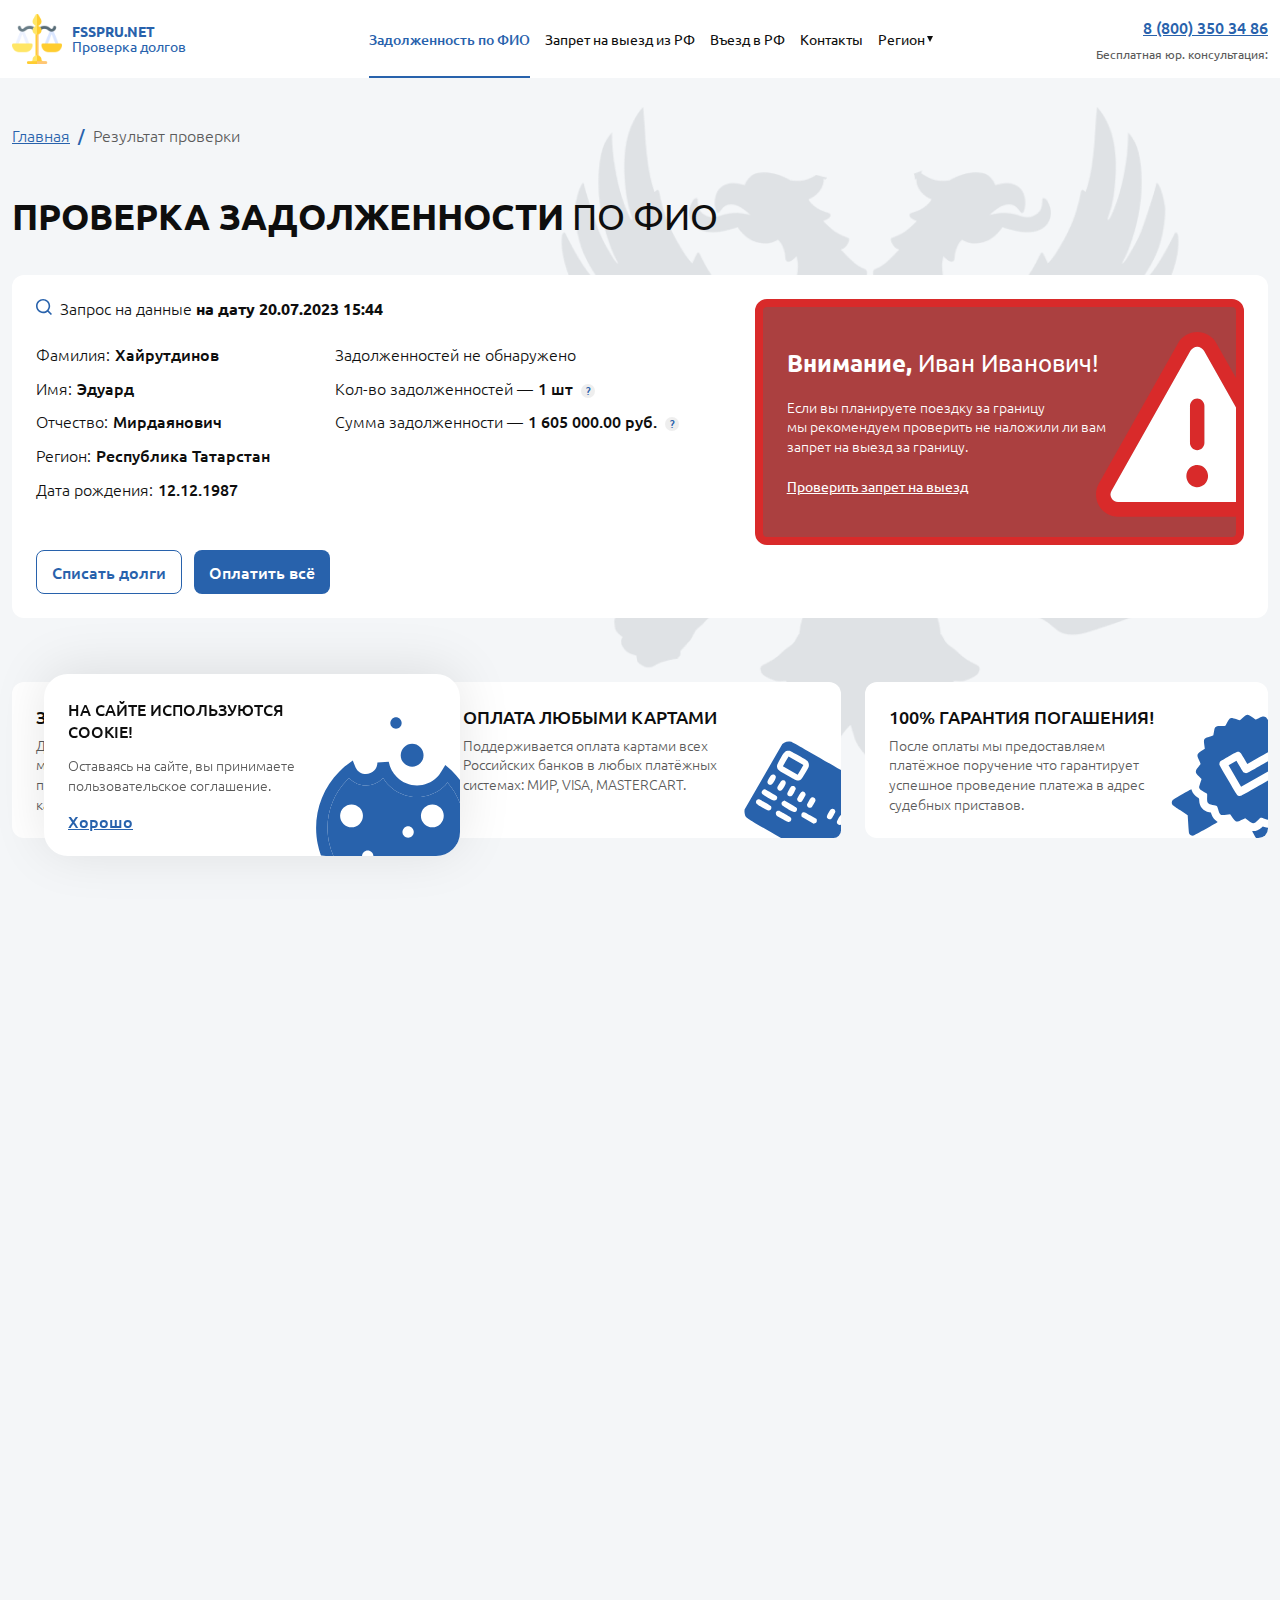
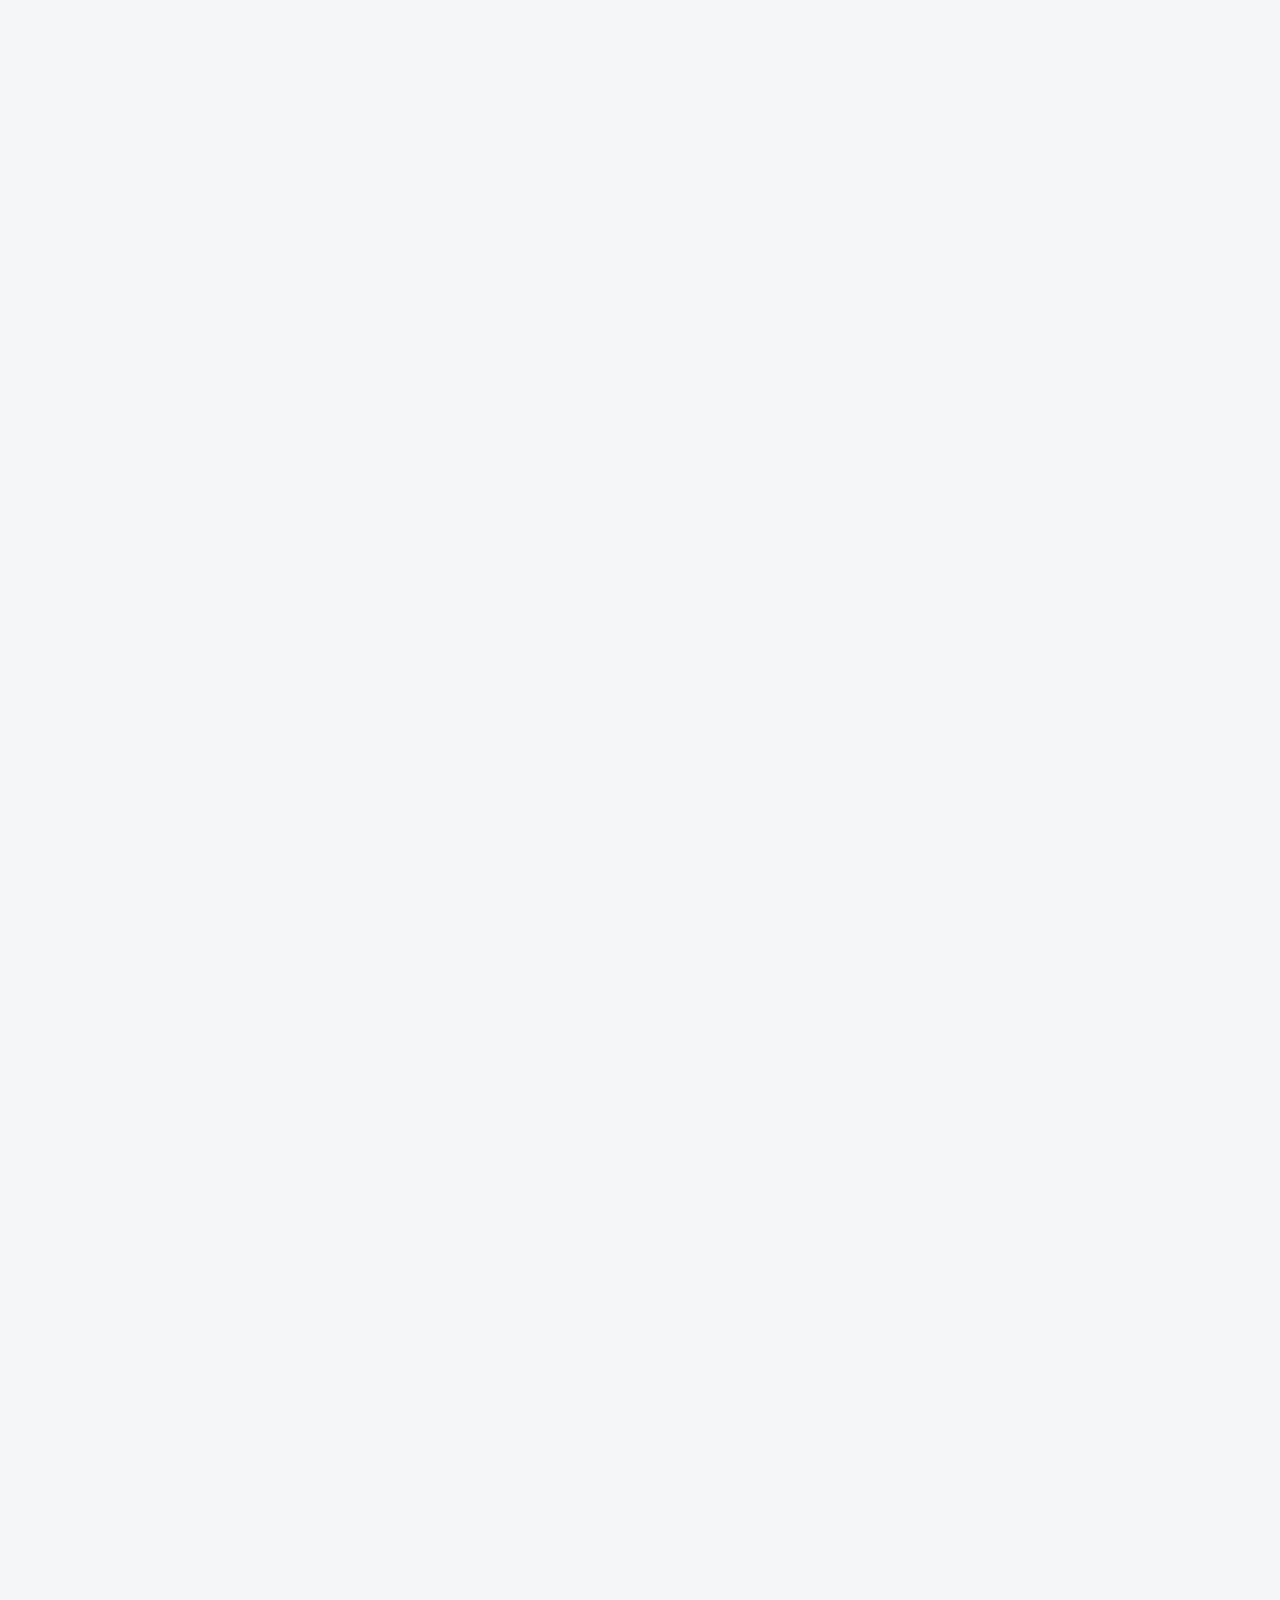
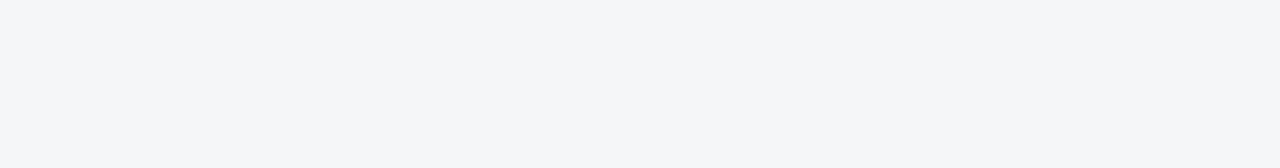
<file: sartaeva-olga-n7509847.html>
<!DOCTYPE html>
<html lang="ru">

<head>
	<meta charset="UTF-8">
	<meta http-equiv="X-UA-Compatible" content="IE=edge">
	<meta name="viewport" content="width=device-width, initial-scale=1.0">
	<title>Проверка долга по фамилии Сартаева - Официальные данные, проверка №7509847</title>
	<meta name="description"
		content="Онлайн проверка по региону Свердловская область, у приставов по ФИО Сартаева Ольга Алексеевна, онлайн с возможностью проверки запрета на выезд из РФ, у человека найдено более 5 задолженностей. Проверка n7509847">
	<meta name="keywords" content="ФИО, проверка задолженности по ФИО, задолженности ФИО">
	<meta property="og:title" content="Проверка долга по фамилии Сартаева - Официальные данные, проверка №7509847">
	<meta property="og:description"
		content="Онлайн проверка по региону Свердловская область, у приставов по ФИО Сартаева Ольга Алексеевна, онлайн с возможностью проверки запрета на выезд из РФ, у человека найдено более 5 задолженностей. Проверка n7509847">
	<meta property="og:type" content="website" />
	<meta property="og:url" content="https://fsspru.net/sartaeva-olga-n7509847" />
	<meta property="og:image" content="apple-touch-icon.png" />
	<link rel="shortcut icon" href="favicon.ico">
	<link rel="apple-touch-icon" sizes="144x144" href="apple-touch-icon.png">
	<link rel="icon" type="image/png" sizes="32x32" href="favicon-32x32.png">
	<link rel="icon" type="image/png" sizes="16x16" href="favicon-16x16.png">
	<link rel="manifest" href="site.webmanifest.txt">
	<link rel="mask-icon" href="safari-pinned-tab.svg" color="#5bbad5">
	<meta name="msapplication-TileColor" content="#da532c">
	<meta name="theme-color" content="#ffffff">
	<script type="application/ld+json">
    {
      "@context": "https://schema.org",
      "@type": "Organization",
      "url": "https://fsspru.net/sartaeva-olga-n7509847.html",
      "logo": "https://fsspru.net/img/logo.png"
    }
  </script>

	<!-- add plugins css -->
	<link rel="stylesheet" href="css/bootstrap.min.css">
	<link rel="stylesheet" href="css/slick.css">
	<!-- add plugins css end -->

	<link rel="stylesheet" href="css/style.css">
	<link rel="stylesheet" href="css/header.css">
	<link rel="stylesheet" href="css/footer.css">
	<link rel="stylesheet" href="css/departure.css">
	<link rel="stylesheet" href="css/result.css">
	<link rel="stylesheet" href="css/media.css">
</head>

<body>

	<div class="wrapperPlashka">
		<div class="container">
			<div class="row">
				<div class="col-12 d-flex align-items-center flex-wrap">
					<ul class="wrapperPlashkaInfo my-ul">
						<li>
							<p><strong>
									Выбранно к оплате:
								</strong><span id="debt-amount">
									<strong class="color-accent">1</strong> шт
								</span></p>
						</li>
						<li>
							<p><strong>
									Общая сумма к оплате:
								</strong><span id="debt-sum">
									<strong class="color-accent">20 0000</strong> руб.
								</span></p>
						</li>
					</ul>
	
					<div class="safeConnection">
						<span>Защищенное соединение</span>
					</div>
	
					<button class="btn btn-accent btnCheckBan">Оплатить</button>
				</div>
			</div>
		</div>
	</div>

	<div class="overlay-bg"></div>
	<nav class="navbar navbar-expand-lg navbar-light fixed-top navbar-header">
		<div class="wrapperHeader">
			<div class="wrapperLogoAndBtn">
				<a class="navbar-brand wrapperLogo" href="index.html">
					<img src="img/logotip.png" class="logo" alt loading="lazy">
					<div class="textHeader">
						<strong>FSSPRU.NET</strong>
						<br>Проверка долгов
					</div>
				</a>
				<button class="navbar-toggler collapsed" type="button" data-toggle="collapse" data-target="#navbarText"
					aria-controls="navbarText" aria-expanded="false" aria-label="Toggle navigation">
					<span class="navbar-toggler-icon"></span>
				</button>
			</div>
			<div class="collapse navbar-collapse justify-content-between" id="navbarText">
				<ul class="nav navbar-nav wrapperLinksHeader align-items-center justify-content-between">
					<li class="nav-item"><a class="nav-link itemHeader active" href="index.html">Задолженность по ФИО</a></li>
					<li class="nav-item"><a class="nav-link itemHeader" href="proverit-zapret-na-vyezd-za-granitsu.html">Запрет на
							выезд из РФ</a></li>
					<li class="nav-item"><a class="nav-link itemHeader" href="proverit-zapret-na-vezd-v-rf.html">Въезд в РФ</a>
					</li>
					<li class="nav-item"><a class="nav-link itemHeader" href="kontakty.html">Контакты</a></li>
					<li class="nav-item dropdown"><a class="nav-link itemHeader dropdown-toggle" href="index.html#"
							data-toggle="dropdown">Регион
							<!-- <span class="caret"></span> -->
						</a>
						<div id="w2" class="dropdown-menu-left dropdown-menu">
							<div class="scroll-vertical">
								<a class="dropdown-item" href="region/altayskiy-kray.html">Алтайский край</a>
								<a class="dropdown-item" href="region/amurskaya-oblast.html">Амурская область</a>
								<a class="dropdown-item" href="region/arkhangelskaya-oblast.html">Архангельская область</a>
								<a class="dropdown-item" href="region/astrakhanskaya-oblast.html">Астраханская область</a>
								<a class="dropdown-item" href="region/belgorodskaya-oblast.html">Белгородская область</a>
								<a class="dropdown-item" href="region/bryanskaya-oblast.html">Брянская область</a>
								<a class="dropdown-item" href="region/vladimirskaya-oblast.html">Владимирская область</a>
								<a class="dropdown-item" href="region/volgogradskaya-oblast.html">Волгоградская область</a>
								<a class="dropdown-item" href="region/vologodskaya-oblast.html">Вологодская область</a>
								<a class="dropdown-item" href="region/voronezhskaya-oblast.html">Воронежская область</a>
								<a class="dropdown-item" href="region/yevreyskaya-avtonomnaya-oblast.html">Еврейская А.обл.</a>
								<a class="dropdown-item" href="region/zabaykalskiy-kray.html">Забайкальский край</a>
								<a class="dropdown-item" href="region/ivanovskaya-oblast.html">Ивановская область</a>
								<a class="dropdown-item" href="region/irkutskaya-oblast.html">Иркутская область</a>
								<a class="dropdown-item" href="region/kabardino-balkarskaya-respublika.html">Кабардино-Балкарская
									Республика</a>
								<a class="dropdown-item" href="region/kaliningradskaya-oblast.html">Калининградская область</a>
								<a class="dropdown-item" href="region/kaluzhskaya-oblast.html">Калужская область</a>
								<a class="dropdown-item" href="region/kamchatskiy-kray.html">Камчатский край</a>
								<a class="dropdown-item" href="region/karachayevo-cherkesskaya-respublika.html">Карачаево-Черкесская
									Республика</a>
								<a class="dropdown-item" href="region/kemerovskaya-oblast.html">Кемеровская область</a>
								<a class="dropdown-item" href="region/kirovskaya-oblast.html">Кировская область</a>
								<a class="dropdown-item" href="region/kostromskaya-oblast.html">Костромская область</a>
								<a class="dropdown-item" href="region/krasnodarskiy-kray.html">Краснодарский край</a>
								<a class="dropdown-item" href="region/krasnoyarskiy-kray.html">Красноярский край</a>
								<a class="dropdown-item" href="region/kurganskaya-oblast.html">Курганская область</a>
								<a class="dropdown-item" href="region/kurskaya-oblast.html">Курская область</a>
								<a class="dropdown-item" href="region/leningradskaya-oblast.html">Ленинградская область</a>
								<a class="dropdown-item" href="region/lipetskaya-oblast.html">Липецкая область</a>
								<a class="dropdown-item" href="region/magadanskaya-oblast.html">Магаданская область</a>
								<a class="dropdown-item" href="region/moskva.html">Москва</a>
								<a class="dropdown-item" href="region/moskovskaya-oblast.html">Московская область</a>
								<a class="dropdown-item" href="region/murmanskaya-oblast.html">Мурманская область</a>
								<a class="dropdown-item" href="region/nenetskiy-avtonomnyy-okrug.html">Ненецкий АО</a>
								<a class="dropdown-item" href="region/nizhegorodskaya-oblast.html">Нижегородская область</a>
								<a class="dropdown-item" href="region/novgorodskaya-oblast.html">Новгородская область</a>
								<a class="dropdown-item" href="region/novosibirskaya-oblast.html">Новосибирская область</a>
								<a class="dropdown-item" href="region/omskaya-oblast.html">Омская область</a>
								<a class="dropdown-item" href="region/orenburgskaya-oblast.html">Оренбургская область</a>
								<a class="dropdown-item" href="region/orlovskaya-oblast.html">Орловская область</a>
								<a class="dropdown-item" href="region/penzenskaya-oblast.html">Пензенская область</a>
								<a class="dropdown-item" href="region/permskiy-kray.html">Пермский край</a>
								<a class="dropdown-item" href="region/primorskiy-kray.html">Приморский край</a>
								<a class="dropdown-item" href="region/pskovskaya-oblast.html">Псковская область</a>
								<a class="dropdown-item" href="region/adygey-respublika.html">Республика Адыгея (Адыгея)</a>
								<a class="dropdown-item" href="region/altay-respublika.html">Республика Алтай</a>
								<a class="dropdown-item" href="region/bashkortostan-respublika.html">Республика Башкортостан</a>
								<a class="dropdown-item" href="region/buryatiya-respublika.html">Республика Бурятия</a>
								<a class="dropdown-item" href="region/dagestan-respublika.html">Республика Дагестан</a>
								<a class="dropdown-item" href="region/ingushetiya-respublika.html">Республика Ингушетия</a>
								<a class="dropdown-item" href="region/kalmykiya-respublika.html">Республика Калмыкия</a>
								<a class="dropdown-item" href="region/kareliya-respublika.html">Республика Карелия</a>
								<a class="dropdown-item" href="region/komi-respublika.html">Республика Коми</a>
								<a class="dropdown-item" href="region/avtonomnaya-respublika-krym.html">Республика Крым</a>
								<a class="dropdown-item" href="region/mariy-el-respublika.html">Республика Марий Эл</a>
								<a class="dropdown-item" href="region/mordoviya-respublika.html">Республика Мордовия</a>
								<a class="dropdown-item" href="region/saha-respublika.html">Республика Саха (Якутия)</a>
								<a class="dropdown-item" href="region/severnaya-osetiya-respublika.html">Республика Северная Осетия</a>
								<a class="dropdown-item" href="region/tatarstan-respublika.html">Республика Татарстан</a>
								<a class="dropdown-item" href="region/tyva-respublika.html">Республика Тыва</a>
								<a class="dropdown-item" href="region/khakasiya-respublika.html">Республика Хакасия</a>
								<a class="dropdown-item" href="region/rostovskaya-oblast.html">Ростовская область</a>
								<a class="dropdown-item" href="region/ryazanskaya-oblast.html">Рязанская область</a>
								<a class="dropdown-item" href="region/samarskaya-oblast.html">Самарская область</a>
								<a class="dropdown-item" href="region/sankt-peterburg.html">Санкт-Петербург</a>
								<a class="dropdown-item" href="region/saratovskaya-oblast.html">Саратовская область</a>
								<a class="dropdown-item" href="region/sakhalinskaya-oblast.html">Сахалинская область</a>
								<a class="dropdown-item" href="region/sverdlovskaya-oblast.html">Свердловская область</a>
								<a class="dropdown-item" href="region/sevastopol.html">Севастополь</a>
								<a class="dropdown-item" href="region/smolenskaya-oblast.html">Смоленская область</a>
								<a class="dropdown-item" href="region/stavropolskiy-kray.html">Ставропольский край</a>
								<a class="dropdown-item" href="region/tambovskaya-oblast.html">Тамбовская область</a>
								<a class="dropdown-item" href="region/tverskaya-oblast.html">Тверская область</a>
								<a class="dropdown-item" href="region/tomskaya-oblast.html">Томская область</a>
								<a class="dropdown-item" href="region/tulskaya-oblast.html">Тульская область</a>
								<a class="dropdown-item" href="region/tyumenskaya-oblast.html">Тюменская область</a>
								<a class="dropdown-item" href="region/udmurtskaya-respublika.html">Удмуртская Республика</a>
								<a class="dropdown-item" href="region/ulyanovskaya-oblast.html">Ульяновская область</a>
								<a class="dropdown-item" href="region/khabarovskiy-kray.html">Хабаровский край</a>
								<a class="dropdown-item" href="region/khanty-mansiyskiy-avtonomnyy-okrug.html">Ханты-Мансийский АО</a>
								<a class="dropdown-item" href="region/chelyabinskaya-oblast.html">Челябинская область</a>
								<a class="dropdown-item" href="region/chechenskaya-respublika.html">Чеченская Республика</a>
								<a class="dropdown-item" href="region/chuvashskaya-respublika.html">Чувашская Республика</a>
								<a class="dropdown-item" href="region/chukotskiy-avtonomnyy-okrug.html">Чукотский АО</a>
								<a class="dropdown-item" href="region/yamalo-nenetskiy-avtonomnyy-okrug.html">Ямало-Ненецкий АО</a>
								<a class="dropdown-item" href="region/yaroslavskaya-oblast.html">Ярославская область</a>
							</div>
						</div>
					</li>
				</ul>
				<div class="phoneHeader">
					<a href="tel:88003503486">8 (800) 350 34 86</a>
					<span>Бесплатная юр. консультация:</span>
				</div>
			</div>
		</div>
	</nav>

	<div class="mainWrapper">
		<div class="content">
			<div class="page-result">
				<div class="container">
					<div class="row">
						<div class="col-12">
							<ul class="breadcrumbs my-ul">
								<li><a href="index.html">Главная</a></li>
								<li><span>Результат проверки</span></li>
							</ul>
						</div>

						<div class="col-12">
							<h1 class="titleHome"><strong>Проверка задолженности</strong> По ФИО</h1>

						</div>
						<div class="col-12">
							<div class="cardWhite general-box">
								<div class="row">
									<div class="col-12 col-lg-7">
										<div class="infoDebts">
											<div class="h4"><img src="img/poisk.svg" class="icoTravelBan" alt="">Запрос на данные <strong>на
													дату 20.07.2023 15:44</strong></div>
											<div class="row">
												<div class="col-12 col-sm-5 mb-24">
													<div class="box-text">
														<ul class="my-ul">
															<li>
																<p><span>Фамилия:</span><strong>Хайрутдинов</strong></p>
															</li>
															<li>
																<p><span>Имя:</span><strong>Эдуард</strong></p>
															</li>
															<li>
																<p><span>Отчество:</span><strong>Мирдаянович</strong></p>
															</li>
															<li>
																<p><span>Регион:</span><strong>Республика Татарстан</strong></p>
															</li>
															<li>
																<p><span>Дата рождения:</span><strong>12.12.1987</strong></p>
															</li>
														</ul>
													</div>
												</div>
												<div class="col-12 col-sm-7">
													<div class="box-text">
														<ul class="my-ul">
															<li>
																<p><span>Задолженностей не обнаружено</span></p>
															</li>
															<li>
																<p><span>Кол-во задолженностей —</span><strong>1 шт</strong><span
																		class="tooltip-wrapper"><span class="btn-tooptip">?</span><span
																			class="tooltip-box"><span class="tooltip-box__close"></span>Укажите
																			один из
																			вариантов: регион проживания, временного нахождения или постоянной
																			регистрации!</span></span></p>
															</li>
															<li>
																<p><span>Сумма задолженности —</span><strong>1 605 000.00 руб.</strong><span
																		class="tooltip-wrapper"><span class="btn-tooptip">?</span><span
																			class="tooltip-box"><span class="tooltip-box__close"></span>Укажите
																			один из
																			вариантов: регион проживания, временного нахождения или постоянной
																			регистрации!</span></span></p>
															</li>
														</ul>
													</div>
												</div>
											</div>

											<div class="btn-group">
												<!-- <a href="proverit-zapret-na-vezd-v-rf.html" class="btn btn-border linksNewRequest">
													<svg class="svg-icon">
														<use xlink:href="img/sprite.svg#prev"></use>
													</svg>
													<span>Сделать новый запрос</span>
												</a> -->
												<a href="#" class="btn btn-border btnCheckBan2" id="feedot--quiz-button-popup--19861" data-toggle="modal"
													data-target="#debitModal">Списать долги</a>
												
												<a href="#" class="btn btn-accent btnCheckBan">Оплатить всё</a>
											</div>

										</div>
									</div>

									<div class="col-12 col-lg-5">
										<div class="wrapperWarningZapret">
											<div class="h3"><strong>Внимание,</strong> Иван Иванович!</div>
											<div class="box-text">
												<p>Если вы планируете поездку за границу мы рекомендуем проверить не наложили ли вам запрет
													на выезд за границу.</p>
											</div>
											<a href="#checkBlock" class="color-white linkCheckBan go_to">Проверить запрет на выезд</a>
										</div>
									</div>
								</div>
							</div>
						</div>
					</div>
				</div>
			</div>

			<div class="advantages-section">
				<div class="container">
					<div class="row">
						<div class="col-12 col-sm-6 col-lg-4 mb-24">
							<div class="advantages-card">
								<div class="advantages-card__img"><img src="img/advantages-icon1.png" alt="Запрос к базам данных ФССП"></div>
								<div class="advantages-card__body">
									<div class="h3"><img src="img/adv-icon1.png" alt="Запрос к базам данных ФССП" class="d-block d-lg-none">Запрос к базам данных ФССП</div>
									<div class="box-text">
										<p>Для того чтобы узнать задолженность - мы делаем запрос в службу судебных приставов и получаем
											информацию по каждому
											начислению онлайн.</p>
									</div>
								</div>
							</div>
						</div>
						<div class="col-12 col-sm-6 col-lg-4 mb-24">
							<div class="advantages-card">
								<div class="advantages-card__img"><img src="img/advantages-icon2.svg" alt="Оплата любыми картами"></div>
								<div class="advantages-card__body">
									<div class="h3"><img src="img/adv-icon2.svg" alt="Оплата любыми картами" class="d-block d-lg-none">Оплата любыми картами</div>
									<div class="box-text">
										<p>Поддерживается оплата картами всех Российских банков в любых платёжных системах: МИР, VISA,
											MASTERCART.</p>
									</div>
								</div>
							</div>
						</div>
						<div class="col-12 col-sm-6 col-lg-4 mb-24">
							<div class="advantages-card">
								<div class="advantages-card__img"><img src="img/advantages-icon3.svg" alt="100% гарантия погашения!"></div>
								<div class="advantages-card__body">
									<div class="h3"><img src="img/adv-icon3.svg" alt="100% гарантия погашения!" class="d-block d-lg-none">100% гарантия погашения!</div>
									<div class="box-text">
										<p>После оплаты мы предоставляем платёжное поручение что гарантирует успешное проведение платежа
											в адрес судебных
											приставов.</p>
									</div>
								</div>
							</div>
						</div>
					</div>
				</div>
			</div>

			<section class="information-credits">
				<div class="container">
					<div class="row">
						<div class="col-12">
							<h2 class="titleHome"><strong>Информация</strong> по задолженностям</h2>
						</div>
					</div>

					<div class="row">
						<div class="col-12 col-lg-6">
							<div class="departmens-box">
								<div class="departmens-box__head">
									<div class="departmens-box__title">Здолженность по 264158/23/860018 от 02.06.2023</div>
									<a href="#" class="add-payment">Добавить к оплате</a>
								</div>
								<div class="departmens-box__body">
									<div class="departmens-box-item">
										<div class="departmens-box-item__title">
											<div class="h3">Должник</div>
										</div>
										<div class="departmens-box-item__body">
											<div class="box-text">
												<p>МАЛАХОВА ЯНА ДАМИРОВНА 15.08.1985 456600, РОССИЯ, ЧЕЛЯБИНСКАЯ ОБЛ.,Г. КОПЕЙСК</p>
											</div>
										</div>
									</div>
									<div class="departmens-box-item">
										<div class="departmens-box-item__title">
											<div class="h3">Исполнит. производство</div>
										</div>
										<div class="departmens-box-item__body">
											<div class="box-text">
												<p>84083/17/74046-ИП от 29.09.2017</p>
											</div>
										</div>
									</div>
									<div class="departmens-box-item departmens-box-item-credit">
										<div class="departmens-box-item__title">
											<div class="h3">Размер задолженности:</div>
										</div>
										<div class="departmens-box-item__body">
											<div class="departmens-box__sum">
												<div class="sum-value">50457.6 руб.</div>
												<label class="form-check-label form-check-label-payment">
													<input type="checkbox" name="checkbox">
													<span class="checkbox-custom"></span>
													<span class="checkbox-text">Оплатить частично</span>
												</label>
											</div>
										</div>
									</div>
									<div class="departmens-box-item departmens-box-item-checked">
										<div class="departmens-box-item__title">
											<div class="h3">Оплачиваемая сумма</div>
										</div>
										<div class="departmens-box-item__body">
											<form method="post" class="departmens-box-form">
												<label><input type="text" placeholder="Введите сумму" required name="sum"></label>
												<a href="#" class="checked-form"><img src="img/checked-form.svg" alt=""></a>
											</form>
											<div class="sum-value sum-value-paid">50457.6 руб.</div>
											<a href="#" class="sum-value-edit"><img src="img/pencil.svg" alt="Редактировать сумму"></a>
										</div>
									</div>
									<div class="departmens-box-item">
										<div class="departmens-box-item__title">
											<div class="h3">Реквизиты исполнительного документа</div>
										</div>
										<div class="departmens-box-item__body">
											<div class="box-text">
												<p>84083/17/74046-ИП от 29.09.2017</p>
											</div>
										</div>
									</div>
									<div class="departmens-box-item">
										<div class="departmens-box-item__title">
											<div class="h3">Отдел судебных приставов</div>
										</div>
										<div class="departmens-box-item__body">
											<div class="box-text">
												<p>Копейский ГОСП ГУФССП России по Челябинской области 456623, Россия, Челябинская обл.
													г. Копейск,
													Коммунистический
													пр-кт,д. 37А,4</p>
											</div>
										</div>
									</div>
									<div class="departmens-box-item">
										<div class="departmens-box-item__title">
											<div class="h3">Судебный пристав -исполнитель</div>
										</div>
										<div class="departmens-box-item__body">
											<div class="box-text">
												<p>ЗАХАРОВА Н. С. +73512553414</p>
											</div>
										</div>
									</div>
									<div class="departmens-box-item">
										<div class="departmens-box-item__title">
											<div class="h3">Предмет исполнения, сумма непогашенной задолженности</div>
										</div>
										<div class="departmens-box-item__body">
											<div class="box-text">
												<p>Задолженность по кредитным платежам (кроме ипотеки): 50 457,6 ₽</p>
											</div>
										</div>
									</div>

								</div>
							</div>
							<div class="departmens-box">
								<div class="departmens-box__head">
									<div class="departmens-box__title">Здолженность по 264158/23/860018 от 02.06.2023</div>
									<a href="#" class="add-payment">Добавить к оплате</a>
								</div>
								<div class="departmens-box__body">
									<div class="departmens-box-item">
										<div class="departmens-box-item__title">
											<div class="h3">Должник</div>
										</div>
										<div class="departmens-box-item__body">
											<div class="box-text">
												<p>МАЛАХОВА ЯНА ДАМИРОВНА 15.08.1985 456600, РОССИЯ, ЧЕЛЯБИНСКАЯ ОБЛ.,Г. КОПЕЙСК</p>
											</div>
										</div>
									</div>
									<div class="departmens-box-item">
										<div class="departmens-box-item__title">
											<div class="h3">Исполнит. производство</div>
										</div>
										<div class="departmens-box-item__body">
											<div class="box-text">
												<p>84083/17/74046-ИП от 29.09.2017</p>
											</div>
										</div>
									</div>
									<div class="departmens-box-item departmens-box-item-credit">
										<div class="departmens-box-item__title">
											<div class="h3">Размер задолженности:</div>
										</div>
										<div class="departmens-box-item__body">
											<div class="departmens-box__sum">
												<div class="sum-value">50457.6 руб.</div>
												<label class="form-check-label form-check-label-payment">
													<input type="checkbox" name="checkbox">
													<span class="checkbox-custom"></span>
													<span class="checkbox-text">Оплатить частично</span>
												</label>
											</div>
										</div>
									</div>
									<div class="departmens-box-item departmens-box-item-checked">
										<div class="departmens-box-item__title">
											<div class="h3">Оплачиваемая сумма</div>
										</div>
										<div class="departmens-box-item__body">
											<form method="post" class="departmens-box-form">
												<label><input type="text" placeholder="Введите сумму" required name="sum"></label>
												<a href="#" class="checked-form"><img src="img/checked-form.svg" alt=""></a>
											</form>
											<div class="sum-value sum-value-paid">50457.6 руб.</div>
											<a href="#" class="sum-value-edit"><img src="img/pencil.svg" alt="Редактировать сумму"></a>
										</div>
									</div>
									<div class="departmens-box-item">
										<div class="departmens-box-item__title">
											<div class="h3">Реквизиты исполнительного документа</div>
										</div>
										<div class="departmens-box-item__body">
											<div class="box-text">
												<p>84083/17/74046-ИП от 29.09.2017</p>
											</div>
										</div>
									</div>
									<div class="departmens-box-item">
										<div class="departmens-box-item__title">
											<div class="h3">Отдел судебных приставов</div>
										</div>
										<div class="departmens-box-item__body">
											<div class="box-text">
												<p>Копейский ГОСП ГУФССП России по Челябинской области 456623, Россия, Челябинская обл.
													г. Копейск,
													Коммунистический
													пр-кт,д. 37А,4</p>
											</div>
										</div>
									</div>
									<div class="departmens-box-item">
										<div class="departmens-box-item__title">
											<div class="h3">Судебный пристав -исполнитель</div>
										</div>
										<div class="departmens-box-item__body">
											<div class="box-text">
												<p>ЗАХАРОВА Н. С. +73512553414</p>
											</div>
										</div>
									</div>
									<div class="departmens-box-item">
										<div class="departmens-box-item__title">
											<div class="h3">Предмет исполнения, сумма непогашенной задолженности</div>
										</div>
										<div class="departmens-box-item__body">
											<div class="box-text">
												<p>Задолженность по кредитным платежам (кроме ипотеки): 50 457,6 ₽</p>
											</div>
										</div>
									</div>

								</div>
							</div>
							<div class="departmens-box">
								<div class="departmens-box__head">
									<div class="departmens-box__title">Здолженность по 264158/23/860018 от 02.06.2023</div>
									<a href="#" class="add-payment">Добавить к оплате</a>
								</div>
								<div class="departmens-box__body">
									<div class="departmens-box-item">
										<div class="departmens-box-item__title">
											<div class="h3">Должник</div>
										</div>
										<div class="departmens-box-item__body">
											<div class="box-text">
												<p>МАЛАХОВА ЯНА ДАМИРОВНА 15.08.1985 456600, РОССИЯ, ЧЕЛЯБИНСКАЯ ОБЛ.,Г. КОПЕЙСК</p>
											</div>
										</div>
									</div>
									<div class="departmens-box-item">
										<div class="departmens-box-item__title">
											<div class="h3">Исполнит. производство</div>
										</div>
										<div class="departmens-box-item__body">
											<div class="box-text">
												<p>84083/17/74046-ИП от 29.09.2017</p>
											</div>
										</div>
									</div>
									<div class="departmens-box-item departmens-box-item-credit">
										<div class="departmens-box-item__title">
											<div class="h3">Размер задолженности:</div>
										</div>
										<div class="departmens-box-item__body">
											<div class="departmens-box__sum">
												<div class="sum-value">50457.6 руб.</div>
												<label class="form-check-label form-check-label-payment">
													<input type="checkbox" name="checkbox">
													<span class="checkbox-custom"></span>
													<span class="checkbox-text">Оплатить частично</span>
												</label>
											</div>
										</div>
									</div>
									<div class="departmens-box-item departmens-box-item-checked">
										<div class="departmens-box-item__title">
											<div class="h3">Оплачиваемая сумма</div>
										</div>
										<div class="departmens-box-item__body">
											<form method="post" class="departmens-box-form">
												<label><input type="text" placeholder="Введите сумму" required name="sum"></label>
												<a href="#" class="checked-form"><img src="img/checked-form.svg" alt=""></a>
											</form>
											<div class="sum-value sum-value-paid">50457.6 руб.</div>
											<a href="#" class="sum-value-edit"><img src="img/pencil.svg" alt="Редактировать сумму"></a>
										</div>
									</div>
									<div class="departmens-box-item">
										<div class="departmens-box-item__title">
											<div class="h3">Реквизиты исполнительного документа</div>
										</div>
										<div class="departmens-box-item__body">
											<div class="box-text">
												<p>84083/17/74046-ИП от 29.09.2017</p>
											</div>
										</div>
									</div>
									<div class="departmens-box-item">
										<div class="departmens-box-item__title">
											<div class="h3">Отдел судебных приставов</div>
										</div>
										<div class="departmens-box-item__body">
											<div class="box-text">
												<p>Копейский ГОСП ГУФССП России по Челябинской области 456623, Россия, Челябинская обл.
													г. Копейск,
													Коммунистический
													пр-кт,д. 37А,4</p>
											</div>
										</div>
									</div>
									<div class="departmens-box-item">
										<div class="departmens-box-item__title">
											<div class="h3">Судебный пристав -исполнитель</div>
										</div>
										<div class="departmens-box-item__body">
											<div class="box-text">
												<p>ЗАХАРОВА Н. С. +73512553414</p>
											</div>
										</div>
									</div>
									<div class="departmens-box-item">
										<div class="departmens-box-item__title">
											<div class="h3">Предмет исполнения, сумма непогашенной задолженности</div>
										</div>
										<div class="departmens-box-item__body">
											<div class="box-text">
												<p>Задолженность по кредитным платежам (кроме ипотеки): 50 457,6 ₽</p>
											</div>
										</div>
									</div>

								</div>
							</div>
						</div>
						<div class="col-12 col-lg-6">
							<div class="departmens-box">
								<div class="departmens-box__head">
									<div class="departmens-box__title">Здолженность по 264158/23/860018 от 02.06.2023</div>
									<a href="#" class="add-payment">Добавить к оплате</a>
								</div>
								<div class="departmens-box__body">
									<div class="departmens-box-item">
										<div class="departmens-box-item__title">
											<div class="h3">Должник</div>
										</div>
										<div class="departmens-box-item__body">
											<div class="box-text">
												<p>МАЛАХОВА ЯНА ДАМИРОВНА 15.08.1985 456600, РОССИЯ, ЧЕЛЯБИНСКАЯ ОБЛ.,Г. КОПЕЙСК</p>
											</div>
										</div>
									</div>
									<div class="departmens-box-item">
										<div class="departmens-box-item__title">
											<div class="h3">Исполнит. производство</div>
										</div>
										<div class="departmens-box-item__body">
											<div class="box-text">
												<p>84083/17/74046-ИП от 29.09.2017</p>
											</div>
										</div>
									</div>
									<div class="departmens-box-item departmens-box-item-credit">
										<div class="departmens-box-item__title">
											<div class="h3">Размер задолженности:</div>
										</div>
										<div class="departmens-box-item__body">
											<div class="departmens-box__sum">
												<div class="sum-value">50457.6 руб.</div>
												<label class="form-check-label form-check-label-payment">
													<input type="checkbox" name="checkbox">
													<span class="checkbox-custom"></span>
													<span class="checkbox-text">Оплатить частично</span>
												</label>
											</div>
										</div>
									</div>
									<div class="departmens-box-item departmens-box-item-checked">
										<div class="departmens-box-item__title">
											<div class="h3">Оплачиваемая сумма</div>
										</div>
										<div class="departmens-box-item__body">
											<form method="post" class="departmens-box-form">
												<label><input type="text" placeholder="Введите сумму" required name="sum"></label>
												<a href="#" class="checked-form"><img src="img/checked-form.svg" alt=""></a>
											</form>
											<div class="sum-value sum-value-paid">50457.6 руб.</div>
											<a href="#" class="sum-value-edit"><img src="img/pencil.svg" alt="Редактировать сумму"></a>
										</div>
									</div>
									<div class="departmens-box-item">
										<div class="departmens-box-item__title">
											<div class="h3">Реквизиты исполнительного документа</div>
										</div>
										<div class="departmens-box-item__body">
											<div class="box-text">
												<p>84083/17/74046-ИП от 29.09.2017</p>
											</div>
										</div>
									</div>
									<div class="departmens-box-item">
										<div class="departmens-box-item__title">
											<div class="h3">Отдел судебных приставов</div>
										</div>
										<div class="departmens-box-item__body">
											<div class="box-text">
												<p>Копейский ГОСП ГУФССП России по Челябинской области 456623, Россия, Челябинская обл.
													г. Копейск,
													Коммунистический
													пр-кт,д. 37А,4</p>
											</div>
										</div>
									</div>
									<div class="departmens-box-item">
										<div class="departmens-box-item__title">
											<div class="h3">Судебный пристав -исполнитель</div>
										</div>
										<div class="departmens-box-item__body">
											<div class="box-text">
												<p>ЗАХАРОВА Н. С. +73512553414</p>
											</div>
										</div>
									</div>
									<div class="departmens-box-item">
										<div class="departmens-box-item__title">
											<div class="h3">Предмет исполнения, сумма непогашенной задолженности</div>
										</div>
										<div class="departmens-box-item__body">
											<div class="box-text">
												<p>Задолженность по кредитным платежам (кроме ипотеки): 50 457,6 ₽</p>
											</div>
										</div>
									</div>

								</div>
							</div>
							<div class="departmens-box">
								<div class="departmens-box__head">
									<div class="departmens-box__title">Здолженность по 264158/23/860018 от 02.06.2023</div>
									<a href="#" class="add-payment">Добавить к оплате</a>
								</div>
								<div class="departmens-box__body">
									<div class="departmens-box-item">
										<div class="departmens-box-item__title">
											<div class="h3">Должник</div>
										</div>
										<div class="departmens-box-item__body">
											<div class="box-text">
												<p>МАЛАХОВА ЯНА ДАМИРОВНА 15.08.1985 456600, РОССИЯ, ЧЕЛЯБИНСКАЯ ОБЛ.,Г. КОПЕЙСК</p>
											</div>
										</div>
									</div>
									<div class="departmens-box-item">
										<div class="departmens-box-item__title">
											<div class="h3">Исполнит. производство</div>
										</div>
										<div class="departmens-box-item__body">
											<div class="box-text">
												<p>84083/17/74046-ИП от 29.09.2017</p>
											</div>
										</div>
									</div>
									<div class="departmens-box-item departmens-box-item-credit">
										<div class="departmens-box-item__title">
											<div class="h3">Размер задолженности:</div>
										</div>
										<div class="departmens-box-item__body">
											<div class="departmens-box__sum">
												<div class="sum-value">50457.6 руб.</div>
												<label class="form-check-label form-check-label-payment">
													<input type="checkbox" name="checkbox">
													<span class="checkbox-custom"></span>
													<span class="checkbox-text">Оплатить частично</span>
												</label>
											</div>
										</div>
									</div>
									<div class="departmens-box-item departmens-box-item-checked">
										<div class="departmens-box-item__title">
											<div class="h3">Оплачиваемая сумма</div>
										</div>
										<div class="departmens-box-item__body">
											<form method="post" class="departmens-box-form">
												<label><input type="text" placeholder="Введите сумму" required name="sum"></label>
												<a href="#" class="checked-form"><img src="img/checked-form.svg" alt=""></a>
											</form>
											<div class="sum-value sum-value-paid">50457.6 руб.</div>
											<a href="#" class="sum-value-edit"><img src="img/pencil.svg" alt="Редактировать сумму"></a>
										</div>
									</div>
									<div class="departmens-box-item">
										<div class="departmens-box-item__title">
											<div class="h3">Реквизиты исполнительного документа</div>
										</div>
										<div class="departmens-box-item__body">
											<div class="box-text">
												<p>84083/17/74046-ИП от 29.09.2017</p>
											</div>
										</div>
									</div>
									<div class="departmens-box-item">
										<div class="departmens-box-item__title">
											<div class="h3">Отдел судебных приставов</div>
										</div>
										<div class="departmens-box-item__body">
											<div class="box-text">
												<p>Копейский ГОСП ГУФССП России по Челябинской области 456623, Россия, Челябинская обл.
													г. Копейск,
													Коммунистический
													пр-кт,д. 37А,4</p>
											</div>
										</div>
									</div>
									<div class="departmens-box-item">
										<div class="departmens-box-item__title">
											<div class="h3">Судебный пристав -исполнитель</div>
										</div>
										<div class="departmens-box-item__body">
											<div class="box-text">
												<p>ЗАХАРОВА Н. С. +73512553414</p>
											</div>
										</div>
									</div>
									<div class="departmens-box-item">
										<div class="departmens-box-item__title">
											<div class="h3">Предмет исполнения, сумма непогашенной задолженности</div>
										</div>
										<div class="departmens-box-item__body">
											<div class="box-text">
												<p>Задолженность по кредитным платежам (кроме ипотеки): 50 457,6 ₽</p>
											</div>
										</div>
									</div>

								</div>
							</div>
							<div class="departmens-box">
								<div class="departmens-box__head">
									<div class="departmens-box__title">Здолженность по 264158/23/860018 от 02.06.2023</div>
									<a href="#" class="add-payment">Добавить к оплате</a>
								</div>
								<div class="departmens-box__body">
									<div class="departmens-box-item">
										<div class="departmens-box-item__title">
											<div class="h3">Должник</div>
										</div>
										<div class="departmens-box-item__body">
											<div class="box-text">
												<p>МАЛАХОВА ЯНА ДАМИРОВНА 15.08.1985 456600, РОССИЯ, ЧЕЛЯБИНСКАЯ ОБЛ.,Г. КОПЕЙСК</p>
											</div>
										</div>
									</div>
									<div class="departmens-box-item">
										<div class="departmens-box-item__title">
											<div class="h3">Исполнит. производство</div>
										</div>
										<div class="departmens-box-item__body">
											<div class="box-text">
												<p>84083/17/74046-ИП от 29.09.2017</p>
											</div>
										</div>
									</div>
									<div class="departmens-box-item departmens-box-item-credit">
										<div class="departmens-box-item__title">
											<div class="h3">Размер задолженности:</div>
										</div>
										<div class="departmens-box-item__body">
											<div class="departmens-box__sum">
												<div class="sum-value">50457.6 руб.</div>
												<label class="form-check-label form-check-label-payment">
													<input type="checkbox" name="checkbox">
													<span class="checkbox-custom"></span>
													<span class="checkbox-text">Оплатить частично</span>
												</label>
											</div>
										</div>
									</div>
									<div class="departmens-box-item departmens-box-item-checked">
										<div class="departmens-box-item__title">
											<div class="h3">Оплачиваемая сумма</div>
										</div>
										<div class="departmens-box-item__body">
											<form method="post" class="departmens-box-form">
												<label><input type="text" placeholder="Введите сумму" required name="sum"></label>
												<a href="#" class="checked-form"><img src="img/checked-form.svg" alt=""></a>
											</form>
											<div class="sum-value sum-value-paid">50457.6 руб.</div>
											<a href="#" class="sum-value-edit"><img src="img/pencil.svg" alt="Редактировать сумму"></a>
										</div>
									</div>
									<div class="departmens-box-item">
										<div class="departmens-box-item__title">
											<div class="h3">Реквизиты исполнительного документа</div>
										</div>
										<div class="departmens-box-item__body">
											<div class="box-text">
												<p>84083/17/74046-ИП от 29.09.2017</p>
											</div>
										</div>
									</div>
									<div class="departmens-box-item">
										<div class="departmens-box-item__title">
											<div class="h3">Отдел судебных приставов</div>
										</div>
										<div class="departmens-box-item__body">
											<div class="box-text">
												<p>Копейский ГОСП ГУФССП России по Челябинской области 456623, Россия, Челябинская обл.
													г. Копейск,
													Коммунистический
													пр-кт,д. 37А,4</p>
											</div>
										</div>
									</div>
									<div class="departmens-box-item">
										<div class="departmens-box-item__title">
											<div class="h3">Судебный пристав -исполнитель</div>
										</div>
										<div class="departmens-box-item__body">
											<div class="box-text">
												<p>ЗАХАРОВА Н. С. +73512553414</p>
											</div>
										</div>
									</div>
									<div class="departmens-box-item">
										<div class="departmens-box-item__title">
											<div class="h3">Предмет исполнения, сумма непогашенной задолженности</div>
										</div>
										<div class="departmens-box-item__body">
											<div class="box-text">
												<p>Задолженность по кредитным платежам (кроме ипотеки): 50 457,6 ₽</p>
											</div>
										</div>
									</div>

								</div>
							</div>
						</div>
					</div>
				</div>
			</section>

			<div class="cardWhiteForForm-section">
				<div class="container">
					<div class="row">
						<div class="col-12">
							<div class="cardWhite cardWhiteForForm">
								<div class="cardWhiteForForm__content">
									<div class="box-text">
										<p><strong>СУДЕБНЫЕ ПРИСТАВЫ СПИСЫВАЮТ ЗАДОЛЖЕННОСТИ С КАРТЫ?</strong></p>
										<p>- ПОЛУЧИТЕ БЕСПЛАТНУЮ ДЕБЕТОВУЮ КАРТУ И ЗАБУДЬТЕ О СПИСАНИЯХ!</p>
									</div>

									<a href="#" class="btn btn-accent btnSearch" rel="nofollow" target="_blank">Оформить карту ></a>
								</div>
								<div class="cardWhiteForForm__image">
									<img src="img/card-image.jpg" alt="">
									<div class="box-text">
										<p>С этой карты <strong>приставы не смогут списать</strong> денежные средства!</p>
									</div>
								</div>
							</div>
						</div>
					</div>
				</div>
			</div>

			<div id="checkBlock">
				<div class="container">
					<div class="row">
						<div class="col-12">
							<div class="debtОfBailiffs card">
								<div class="title-wrapper">
									<h2 class="titleHome">
										<strong>проверить запрет</strong> на выезд за границу?
									</h2>
									<div class="descHome">
										<p>Иван, информируем Вас о том, что по статистике ФССП 65% граждан РФ имеют ограничения на выезд за
											границу. Перед выездом,
											мы рекомендуем Вам направить запрос на проверку ограничений. Обработка запроса занимает не более
											15 минут!
										</p>
									</div>
									<div class="progress-wrapper">
										<div class="progress-steps">Шаг
											<span class="progress-steps__cp"></span> / <span class="progress-steps__default"></span>
										</div>
									</div>
								</div>

								<form class="examination-form form-bailiff" id="checkAbroadBan" method="post">
									<div class="bailiff-item js-tab-content active" data-tab="1">
										<div class="form-bailiff__body">
											<div class="row">
												<div class="col-12 col-sm-6 col-lg-3 mb-24">
													<div class="form-group">
														<label for="fio">
															<span class="input-title">
																Укажите ваше ФИО
															</span>
														</label>
														<input type="text" class="form-control" placeholder="Иванов Иван Иванович" id="fio"
															name="fio" required="required">

														<div class="dropdown-menu dropdown-menu-result">
															<div class="dropdown-menu-result__head">
																<p>Выберите вариант или продолжите ввод</p>
															</div>

															<ul class="list-result my-ul">
																<li><a href="#"><span class="color-accent">Эду</span>ард</a></li>
																<li><a href="#"><span class="color-accent">Эду</span>ард</a></li>
																<li><a href="#"><span class="color-accent">Эду</span>ард</a></li>
																<li><a href="#"><span class="color-accent">Эду</span>ард</a></li>
																<li><a href="#"><span class="color-accent">Эду</span>ард</a></li>
															</ul>
														</div>
													</div>
												</div>
												<div class="col-12 col-sm-6 col-lg-3 mb-24">
													<div class="form-group">
														<label for="regionNumberID">
															<span class="input-title">
																Ваш регион <span class="tooltip-wrapper"><span class="btn-tooptip">?</span><span
																		class="tooltip-box"><span class="tooltip-box__close"></span>Укажите
																		один из
																		вариантов: регион проживания, временного нахождения или постоянной
																		регистрации!</span></span>
															</span>
														</label>
														<div class="dropdown dropdown-regions">
															<input type="text" class="form-control input-dropdown" name="region"
																id="regionNumberID" required="required" placeholder="Выберите регион">
															<div class="dropdown-menu">
																<div class="scroll-vertical">
																	<a class="dropdown-item" href="region/altayskiy-kray.html">Алтайский край</a>
																	<a class="dropdown-item" href="region/amurskaya-oblast.html">Амурская область</a>
																	<a class="dropdown-item" href="region/arkhangelskaya-oblast.html">Архангельская
																		область</a>
																	<a class="dropdown-item" href="region/astrakhanskaya-oblast.html">Астраханская
																		область</a>
																	<a class="dropdown-item" href="region/belgorodskaya-oblast.html">Белгородская
																		область</a>
																	<a class="dropdown-item" href="region/bryanskaya-oblast.html">Брянская область</a>
																	<a class="dropdown-item" href="region/vladimirskaya-oblast.html">Владимирская
																		область</a>
																	<a class="dropdown-item" href="region/volgogradskaya-oblast.html">Волгоградская
																		область</a>
																	<a class="dropdown-item" href="region/vologodskaya-oblast.html">Вологодская
																		область</a>
																	<a class="dropdown-item" href="region/voronezhskaya-oblast.html">Воронежская
																		область</a>
																	<a class="dropdown-item" href="region/yevreyskaya-avtonomnaya-oblast.html">Еврейская
																		А.обл.</a>
																	<a class="dropdown-item" href="region/zabaykalskiy-kray.html">Забайкальский
																		край</a>
																	<a class="dropdown-item" href="region/ivanovskaya-oblast.html">Ивановская
																		область</a>
																	<a class="dropdown-item" href="region/irkutskaya-oblast.html">Иркутская
																		область</a>
																	<a class="dropdown-item"
																		href="region/kabardino-balkarskaya-respublika.html">Кабардино-Балкарская
																		Республика</a>
																	<a class="dropdown-item" href="region/kaliningradskaya-oblast.html">Калининградская
																		область</a>
																	<a class="dropdown-item" href="region/kaluzhskaya-oblast.html">Калужская
																		область</a>
																	<a class="dropdown-item" href="region/kamchatskiy-kray.html">Камчатский край</a>
																	<a class="dropdown-item"
																		href="region/karachayevo-cherkesskaya-respublika.html">Карачаево-Черкесская
																		Республика</a>
																	<a class="dropdown-item" href="region/kemerovskaya-oblast.html">Кемеровская
																		область</a>
																	<a class="dropdown-item" href="region/kirovskaya-oblast.html">Кировская
																		область</a>
																	<a class="dropdown-item" href="region/kostromskaya-oblast.html">Костромская
																		область</a>
																	<a class="dropdown-item" href="region/krasnodarskiy-kray.html">Краснодарский
																		край</a>
																	<a class="dropdown-item" href="region/krasnoyarskiy-kray.html">Красноярский
																		край</a>
																	<a class="dropdown-item" href="region/kurganskaya-oblast.html">Курганская
																		область</a>
																	<a class="dropdown-item" href="region/kurskaya-oblast.html">Курская область</a>
																	<a class="dropdown-item" href="region/leningradskaya-oblast.html">Ленинградская
																		область</a>
																	<a class="dropdown-item" href="region/lipetskaya-oblast.html">Липецкая область</a>
																	<a class="dropdown-item" href="region/magadanskaya-oblast.html">Магаданская
																		область</a>
																	<a class="dropdown-item" href="region/moskva.html">Москва</a>
																	<a class="dropdown-item" href="region/moskovskaya-oblast.html">Московская
																		область</a>
																	<a class="dropdown-item" href="region/murmanskaya-oblast.html">Мурманская
																		область</a>
																	<a class="dropdown-item" href="region/nenetskiy-avtonomnyy-okrug.html">Ненецкий
																		АО</a>
																	<a class="dropdown-item" href="region/nizhegorodskaya-oblast.html">Нижегородская
																		область</a>
																	<a class="dropdown-item" href="region/novgorodskaya-oblast.html">Новгородская
																		область</a>
																	<a class="dropdown-item" href="region/novosibirskaya-oblast.html">Новосибирская
																		область</a>
																	<a class="dropdown-item" href="region/omskaya-oblast.html">Омская область</a>
																	<a class="dropdown-item" href="region/orenburgskaya-oblast.html">Оренбургская
																		область</a>
																	<a class="dropdown-item" href="region/orlovskaya-oblast.html">Орловская
																		область</a>
																	<a class="dropdown-item" href="region/penzenskaya-oblast.html">Пензенская
																		область</a>
																	<a class="dropdown-item" href="region/permskiy-kray.html">Пермский край</a>
																	<a class="dropdown-item" href="region/primorskiy-kray.html">Приморский край</a>
																	<a class="dropdown-item" href="region/pskovskaya-oblast.html">Псковская
																		область</a>
																	<a class="dropdown-item" href="region/adygey-respublika.html">Республика Адыгея
																		(Адыгея)</a>
																	<a class="dropdown-item" href="region/altay-respublika.html">Республика Алтай</a>
																	<a class="dropdown-item" href="region/bashkortostan-respublika.html">Республика
																		Башкортостан</a>
																	<a class="dropdown-item" href="region/buryatiya-respublika.html">Республика
																		Бурятия</a>
																	<a class="dropdown-item" href="region/dagestan-respublika.html">Республика
																		Дагестан</a>
																	<a class="dropdown-item" href="region/ingushetiya-respublika.html">Республика
																		Ингушетия</a>
																	<a class="dropdown-item" href="region/kalmykiya-respublika.html">Республика
																		Калмыкия</a>
																	<a class="dropdown-item" href="region/kareliya-respublika.html">Республика
																		Карелия</a>
																	<a class="dropdown-item" href="region/komi-respublika.html">Республика Коми</a>
																	<a class="dropdown-item" href="region/avtonomnaya-respublika-krym.html">Республика
																		Крым</a>
																	<a class="dropdown-item" href="region/mariy-el-respublika.html">Республика Марий
																		Эл</a>
																	<a class="dropdown-item" href="region/mordoviya-respublika.html">Республика
																		Мордовия</a>
																	<a class="dropdown-item" href="region/saha-respublika.html">Республика Саха
																		(Якутия)</a>
																	<a class="dropdown-item" href="region/severnaya-osetiya-respublika.html">Республика
																		Северная Осетия</a>
																	<a class="dropdown-item" href="region/tatarstan-respublika.html">Республика
																		Татарстан</a>
																	<a class="dropdown-item" href="region/tyva-respublika.html">Республика Тыва</a>
																	<a class="dropdown-item" href="region/khakasiya-respublika.html">Республика
																		Хакасия</a>
																	<a class="dropdown-item" href="region/rostovskaya-oblast.html">Ростовская
																		область</a>
																	<a class="dropdown-item" href="region/ryazanskaya-oblast.html">Рязанская
																		область</a>
																	<a class="dropdown-item" href="region/samarskaya-oblast.html">Самарская
																		область</a>
																	<a class="dropdown-item" href="region/sankt-peterburg.html">Санкт-Петербург</a>
																	<a class="dropdown-item" href="region/saratovskaya-oblast.html">Саратовская
																		область</a>
																	<a class="dropdown-item" href="region/sakhalinskaya-oblast.html">Сахалинская
																		область</a>
																	<a class="dropdown-item" href="region/sverdlovskaya-oblast.html">Свердловская
																		область</a>
																	<a class="dropdown-item" href="region/sevastopol.html">Севастополь</a>
																	<a class="dropdown-item" href="region/smolenskaya-oblast.html">Смоленская
																		область</a>
																	<a class="dropdown-item" href="region/stavropolskiy-kray.html">Ставропольский
																		край</a>
																	<a class="dropdown-item" href="region/tambovskaya-oblast.html">Тамбовская
																		область</a>
																	<a class="dropdown-item" href="region/tverskaya-oblast.html">Тверская область</a>
																	<a class="dropdown-item" href="region/tomskaya-oblast.html">Томская область</a>
																	<a class="dropdown-item" href="region/tulskaya-oblast.html">Тульская область</a>
																	<a class="dropdown-item" href="region/tyumenskaya-oblast.html">Тюменская
																		область</a>
																	<a class="dropdown-item" href="region/udmurtskaya-respublika.html">Удмуртская
																		Республика</a>
																	<a class="dropdown-item" href="region/ulyanovskaya-oblast.html">Ульяновская
																		область</a>
																	<a class="dropdown-item" href="region/khabarovskiy-kray.html">Хабаровский край</a>
																	<a class="dropdown-item"
																		href="region/khanty-mansiyskiy-avtonomnyy-okrug.html">Ханты-Мансийский
																		АО</a>
																	<a class="dropdown-item" href="region/chelyabinskaya-oblast.html">Челябинская
																		область</a>
																	<a class="dropdown-item" href="region/chechenskaya-respublika.html">Чеченская
																		Республика</a>
																	<a class="dropdown-item" href="region/chuvashskaya-respublika.html">Чувашская
																		Республика</a>
																	<a class="dropdown-item" href="region/chukotskiy-avtonomnyy-okrug.html">Чукотский
																		АО</a>
																	<a class="dropdown-item"
																		href="region/yamalo-nenetskiy-avtonomnyy-okrug.html">Ямало-Ненецкий АО</a>
																	<a class="dropdown-item" href="region/yaroslavskaya-oblast.html">Ярославская
																		область</a>
																</div>
															</div>
														</div>
													</div>
												</div>
												<div class="col-12 col-sm-6 col-lg-3 mb-24">
													<div class="form-group">
														<label for="inputBirthDay">
															<span class="input-title">Дата рождения</span>
														</label>
														<input type="date" class="form-control datepicker"
															name="inputBirthDay" id="inputBirthDay">
													</div>
												</div>
												<div class="col-12 col-sm-6 col-lg-3 mb-24">
													<a href="#"
														class="btn btn-border bailiff-next-step bailiff-next-step-first next-step js-tab-trigger"
														data-tab="2"><span>Проверить запрет</span></a>
												</div>
											</div>
										</div>
									</div>

									<div class="bailiff-item js-tab-content" data-tab="2">
										<div class="form-bailiff__body">
											<div class="row">
												<div class="col-12">
													<div class="types-checks">
														<div class="h3">Виды проверок:</div>

														<div class="row">
															<div class="col-12 col-sm-6">
																<div class="types-checks-item">
																	<img src="img/lock3.svg" class="icoTravelBanShag2" alt="">
																	<p>Проверка задолженностей: <strong class="color-red">Возможен запрет!</strong></p>
																</div>
															</div>
															<div class="col-12 col-sm-6">
																<div class="types-checks-item">
																	<img src="img/lock.svg" class="icoTravelBanShag2" alt="">
																	<p>Итоговый отчет: готов на 100%</p>
																</div>
															</div>
															<div class="col-12 col-sm-6">
																<div class="types-checks-item">
																	<img src="img/lock.svg" class="icoTravelBanShag2" alt="">
																	<p>Проверка в реестре совершенных преступлений</p>
																</div>
															</div>
															<div class="col-12 col-sm-6">
																<div class="types-checks-item">
																	<img src="img/lock.svg" class="icoTravelBanShag2" alt="">
																	<p>Проверка по базе судебных делопроизводств</p>
																</div>
															</div>
														</div>
													</div>
												</div>

												<div class="col-12 col-lg-6 mb-24">
													<div class="form-group">
														<label for="client">
															<span class="input-title">
																Заявитель
																<span id="spanOrderID" class="input-title__text">Отчет №: 2426025</span>
															</span>
														</label>
														<input type="text" class="form-control" disabled
															value="Хайрутдинов Эдуард Мирдаянович 12.12.1992" id="client" name="client"
															required="required">

														<div class="dropdown-menu dropdown-menu-result">
															<div class="dropdown-menu-result__head">
																<p>Выберите вариант или продолжите ввод</p>
															</div>

															<ul class="list-result my-ul">
																<li><a href="#"><span class="color-accent">Эду</span>ард</a></li>
																<li><a href="#"><span class="color-accent">Эду</span>ард</a></li>
																<li><a href="#"><span class="color-accent">Эду</span>ард</a></li>
																<li><a href="#"><span class="color-accent">Эду</span>ард</a></li>
																<li><a href="#"><span class="color-accent">Эду</span>ард</a></li>
															</ul>
														</div>
													</div>
												</div>
												<div class="col-12 col-lg-3 mb-24">
													<div class="form-group">
														<label for="fio2">
															<span class="input-title">
																<strong class="input-title__span active" id="chooseEmail">Отправить на E-mail</strong>
																<strong class="input-title__span" id="chooseSMS">Добавить телефон</strong>
																<a href="#" class="color-accent text-decoration-line input-title__text link-code">Отправить в
																	СМС</a>
															</span>
														</label>
														<input type="email" class="form-control" placeholder="ivanov@mail.ru" id="email" name="email" required="required">
														<input type="tel" class="form-control" placeholder="+7(999)999-99-99" id="phone" name="phone" required="required"
															hidden="hidden">


														<div class="dropdown-menu dropdown-menu-result">
															<div class="dropdown-menu-result__head">
																<p>Выберите вариант или продолжите ввод</p>
															</div>

															<ul class="list-result my-ul">
																<li><a href="#"><span class="color-accent">Эду</span>ард</a></li>
																<li><a href="#"><span class="color-accent">Эду</span>ард</a></li>
																<li><a href="#"><span class="color-accent">Эду</span>ард</a></li>
																<li><a href="#"><span class="color-accent">Эду</span>ард</a></li>
																<li><a href="#"><span class="color-accent">Эду</span>ард</a></li>
															</ul>
														</div>
													</div>
												</div>
												<div class="col-12 col-lg-3 mb-24">
													<button class="btn btn-border btn-add-additional bailiff-next-step-first"
														id="additionalOrder">
														<span id="additionalSwitcher">Добавить заявителя за 99р</span>
													</button>
												</div>

												<div class="col-12 mb-24">
													<div class="form-bailiff__price">
														<p>Проверку запрета для двух граждан Вы получите за 398 руб <strong>(вместо 598 руб-скидка
																200 руб!)</strong></p>
													</div>

													<div id="additionalOrderContainer" class="add-applicant">
														<div class="row">
															<div class="col-12">
																<div class="add-applicant__price">
																	<p>Укажите дополнительно данные второго заявителя за 398 руб <span
																			class="color-accent">(вместо 598
																			руб-скидка 200 руб!)</span></p>
																</div>
															</div>
															<div class="col-12 col-sm-6 col-lg-4 mb-24">
																<div class="form-group">
																	<label for="fio3">
																		<span class="input-title">
																			Укажите ваше ФИО
																		</span>
																	</label>
																	<input type="text" class="form-control" placeholder="Иванов Иван Иванович" id="fio3"
																		name="fio" required="required">

																	<div class="dropdown-menu dropdown-menu-result">
																		<div class="dropdown-menu-result__head">
																			<p>Выберите вариант или продолжите ввод</p>
																		</div>

																		<ul class="list-result my-ul">
																			<li><a href="#"><span class="color-accent">Эду</span>ард</a></li>
																			<li><a href="#"><span class="color-accent">Эду</span>ард</a></li>
																			<li><a href="#"><span class="color-accent">Эду</span>ард</a></li>
																			<li><a href="#"><span class="color-accent">Эду</span>ард</a></li>
																			<li><a href="#"><span class="color-accent">Эду</span>ард</a></li>
																		</ul>
																	</div>
																</div>
															</div>
															<div class="col-12 col-sm-6 col-lg-4 mb-24">
																<div class="form-group">
																	<label for="regionNumberID2">
																		<span class="input-title">
																			Ваш регион <span class="tooltip-wrapper"><span class="btn-tooptip">?</span><span
																					class="tooltip-box"><span class="tooltip-box__close"></span>Укажите
																					один из
																					вариантов: регион проживания, временного нахождения или постоянной
																					регистрации!</span></span>
																		</span>
																	</label>
																	<div class="dropdown dropdown-regions">
																		<input type="text" class="form-control input-dropdown" name="region"
																			id="regionNumberID2" required="required" placeholder="Выберите регион">
																		<div class="dropdown-menu">
																			<div class="scroll-vertical">
																				<a class="dropdown-item" href="region/altayskiy-kray.html">Алтайский край</a>
																				<a class="dropdown-item" href="region/amurskaya-oblast.html">Амурская
																					область</a>
																				<a class="dropdown-item" href="region/arkhangelskaya-oblast.html">Архангельская
																					область</a>
																				<a class="dropdown-item" href="region/astrakhanskaya-oblast.html">Астраханская
																					область</a>
																				<a class="dropdown-item" href="region/belgorodskaya-oblast.html">Белгородская
																					область</a>
																				<a class="dropdown-item" href="region/bryanskaya-oblast.html">Брянская
																					область</a>
																				<a class="dropdown-item" href="region/vladimirskaya-oblast.html">Владимирская
																					область</a>
																				<a class="dropdown-item" href="region/volgogradskaya-oblast.html">Волгоградская
																					область</a>
																				<a class="dropdown-item" href="region/vologodskaya-oblast.html">Вологодская
																					область</a>
																				<a class="dropdown-item" href="region/voronezhskaya-oblast.html">Воронежская
																					область</a>
																				<a class="dropdown-item"
																					href="region/yevreyskaya-avtonomnaya-oblast.html">Еврейская
																					А.обл.</a>
																				<a class="dropdown-item" href="region/zabaykalskiy-kray.html">Забайкальский
																					край</a>
																				<a class="dropdown-item" href="region/ivanovskaya-oblast.html">Ивановская
																					область</a>
																				<a class="dropdown-item" href="region/irkutskaya-oblast.html">Иркутская
																					область</a>
																				<a class="dropdown-item"
																					href="region/kabardino-balkarskaya-respublika.html">Кабардино-Балкарская
																					Республика</a>
																				<a class="dropdown-item"
																					href="region/kaliningradskaya-oblast.html">Калининградская
																					область</a>
																				<a class="dropdown-item" href="region/kaluzhskaya-oblast.html">Калужская
																					область</a>
																				<a class="dropdown-item" href="region/kamchatskiy-kray.html">Камчатский край</a>
																				<a class="dropdown-item"
																					href="region/karachayevo-cherkesskaya-respublika.html">Карачаево-Черкесская
																					Республика</a>
																				<a class="dropdown-item" href="region/kemerovskaya-oblast.html">Кемеровская
																					область</a>
																				<a class="dropdown-item" href="region/kirovskaya-oblast.html">Кировская
																					область</a>
																				<a class="dropdown-item" href="region/kostromskaya-oblast.html">Костромская
																					область</a>
																				<a class="dropdown-item" href="region/krasnodarskiy-kray.html">Краснодарский
																					край</a>
																				<a class="dropdown-item" href="region/krasnoyarskiy-kray.html">Красноярский
																					край</a>
																				<a class="dropdown-item" href="region/kurganskaya-oblast.html">Курганская
																					область</a>
																				<a class="dropdown-item" href="region/kurskaya-oblast.html">Курская область</a>
																				<a class="dropdown-item" href="region/leningradskaya-oblast.html">Ленинградская
																					область</a>
																				<a class="dropdown-item" href="region/lipetskaya-oblast.html">Липецкая
																					область</a>
																				<a class="dropdown-item" href="region/magadanskaya-oblast.html">Магаданская
																					область</a>
																				<a class="dropdown-item" href="region/moskva.html">Москва</a>
																				<a class="dropdown-item" href="region/moskovskaya-oblast.html">Московская
																					область</a>
																				<a class="dropdown-item" href="region/murmanskaya-oblast.html">Мурманская
																					область</a>
																				<a class="dropdown-item" href="region/nenetskiy-avtonomnyy-okrug.html">Ненецкий
																					АО</a>
																				<a class="dropdown-item" href="region/nizhegorodskaya-oblast.html">Нижегородская
																					область</a>
																				<a class="dropdown-item" href="region/novgorodskaya-oblast.html">Новгородская
																					область</a>
																				<a class="dropdown-item" href="region/novosibirskaya-oblast.html">Новосибирская
																					область</a>
																				<a class="dropdown-item" href="region/omskaya-oblast.html">Омская область</a>
																				<a class="dropdown-item" href="region/orenburgskaya-oblast.html">Оренбургская
																					область</a>
																				<a class="dropdown-item" href="region/orlovskaya-oblast.html">Орловская
																					область</a>
																				<a class="dropdown-item" href="region/penzenskaya-oblast.html">Пензенская
																					область</a>
																				<a class="dropdown-item" href="region/permskiy-kray.html">Пермский край</a>
																				<a class="dropdown-item" href="region/primorskiy-kray.html">Приморский край</a>
																				<a class="dropdown-item" href="region/pskovskaya-oblast.html">Псковская
																					область</a>
																				<a class="dropdown-item" href="region/adygey-respublika.html">Республика Адыгея
																					(Адыгея)</a>
																				<a class="dropdown-item" href="region/altay-respublika.html">Республика
																					Алтай</a>
																				<a class="dropdown-item" href="region/bashkortostan-respublika.html">Республика
																					Башкортостан</a>
																				<a class="dropdown-item" href="region/buryatiya-respublika.html">Республика
																					Бурятия</a>
																				<a class="dropdown-item" href="region/dagestan-respublika.html">Республика
																					Дагестан</a>
																				<a class="dropdown-item" href="region/ingushetiya-respublika.html">Республика
																					Ингушетия</a>
																				<a class="dropdown-item" href="region/kalmykiya-respublika.html">Республика
																					Калмыкия</a>
																				<a class="dropdown-item" href="region/kareliya-respublika.html">Республика
																					Карелия</a>
																				<a class="dropdown-item" href="region/komi-respublika.html">Республика Коми</a>
																				<a class="dropdown-item"
																					href="region/avtonomnaya-respublika-krym.html">Республика
																					Крым</a>
																				<a class="dropdown-item" href="region/mariy-el-respublika.html">Республика Марий
																					Эл</a>
																				<a class="dropdown-item" href="region/mordoviya-respublika.html">Республика
																					Мордовия</a>
																				<a class="dropdown-item" href="region/saha-respublika.html">Республика Саха
																					(Якутия)</a>
																				<a class="dropdown-item"
																					href="region/severnaya-osetiya-respublika.html">Республика
																					Северная Осетия</a>
																				<a class="dropdown-item" href="region/tatarstan-respublika.html">Республика
																					Татарстан</a>
																				<a class="dropdown-item" href="region/tyva-respublika.html">Республика Тыва</a>
																				<a class="dropdown-item" href="region/khakasiya-respublika.html">Республика
																					Хакасия</a>
																				<a class="dropdown-item" href="region/rostovskaya-oblast.html">Ростовская
																					область</a>
																				<a class="dropdown-item" href="region/ryazanskaya-oblast.html">Рязанская
																					область</a>
																				<a class="dropdown-item" href="region/samarskaya-oblast.html">Самарская
																					область</a>
																				<a class="dropdown-item" href="region/sankt-peterburg.html">Санкт-Петербург</a>
																				<a class="dropdown-item" href="region/saratovskaya-oblast.html">Саратовская
																					область</a>
																				<a class="dropdown-item" href="region/sakhalinskaya-oblast.html">Сахалинская
																					область</a>
																				<a class="dropdown-item" href="region/sverdlovskaya-oblast.html">Свердловская
																					область</a>
																				<a class="dropdown-item" href="region/sevastopol.html">Севастополь</a>
																				<a class="dropdown-item" href="region/smolenskaya-oblast.html">Смоленская
																					область</a>
																				<a class="dropdown-item" href="region/stavropolskiy-kray.html">Ставропольский
																					край</a>
																				<a class="dropdown-item" href="region/tambovskaya-oblast.html">Тамбовская
																					область</a>
																				<a class="dropdown-item" href="region/tverskaya-oblast.html">Тверская
																					область</a>
																				<a class="dropdown-item" href="region/tomskaya-oblast.html">Томская область</a>
																				<a class="dropdown-item" href="region/tulskaya-oblast.html">Тульская область</a>
																				<a class="dropdown-item" href="region/tyumenskaya-oblast.html">Тюменская
																					область</a>
																				<a class="dropdown-item" href="region/udmurtskaya-respublika.html">Удмуртская
																					Республика</a>
																				<a class="dropdown-item" href="region/ulyanovskaya-oblast.html">Ульяновская
																					область</a>
																				<a class="dropdown-item" href="region/khabarovskiy-kray.html">Хабаровский
																					край</a>
																				<a class="dropdown-item"
																					href="region/khanty-mansiyskiy-avtonomnyy-okrug.html">Ханты-Мансийский АО</a>
																				<a class="dropdown-item" href="region/chelyabinskaya-oblast.html">Челябинская
																					область</a>
																				<a class="dropdown-item" href="region/chechenskaya-respublika.html">Чеченская
																					Республика</a>
																				<a class="dropdown-item" href="region/chuvashskaya-respublika.html">Чувашская
																					Республика</a>
																				<a class="dropdown-item"
																					href="region/chukotskiy-avtonomnyy-okrug.html">Чукотский
																					АО</a>
																				<a class="dropdown-item"
																					href="region/yamalo-nenetskiy-avtonomnyy-okrug.html">Ямало-Ненецкий
																					АО</a>
																				<a class="dropdown-item" href="region/yaroslavskaya-oblast.html">Ярославская
																					область</a>
																			</div>
																		</div>
																	</div>
																</div>
															</div>
															<div class="col-12 col-sm-6 col-lg-4 mb-24">
																<div class="form-group">
																	<label for="inputBirthDay2">
																		<span class="input-title">Дата рождения</span>
																	</label>
																	<input type="date" class="form-control datepicker"
																		name="inputBirthDay" id="inputBirthDay2">
																</div>
															</div>
															<!-- <div class="col-12 col-sm-6 col-lg-3 mb-24">
																<a href="#"
																	class="btn btn-border bailiff-next-step bailiff-next-step-first next-step js-tab-trigger"
																	data-tab="2"><span>Следующий шаг</span><svg class="svg-icon">
																		<use xlink:href="img/sprite.svg#next"></use>
																	</svg></a>
															</div> -->
														</div>
													</div>
												</div>
											</div>
										</div>
										<div class="form-bailiff__footer">
											<div class="row">
												<div class="col-12 col-md-6 col-lg-6 col-xl-3 mb-24 order-md-2"><a href="#" class="btn btn-accent btn-report-sum">
													<span class="btn-report-sum__sale">Получить
														отчёт — 399 ₽</span>
													<span class="btn-report-sum__nosale">Получить
														отчёт — 299 ₽</span>
												</a></div>
														
												<div class="col-12 col-md-6 col-lg-3 col-xl-2 mb-24"><a href="#"
														class="btn bailiff-next-step prev-step btn-border" data-tab="1"><svg
															class="svg-icon svg-icon-prev">
															<use xlink:href="img/sprite.svg#prev"></use>
														</svg><span>Назад</span></a></div>
												
											</div>
											<div class="row">
												<div class="col-12">
													<label class="form-check-label">
														<input class="form-check-input checkBoxAgreePrivacy" checked type="checkbox" required="required">
														<span class="checkbox-custom"></span>
														<span class="checkbox-text">Согласен(а) с политикой конфиденциальности и пользовательским
															соглашением</span>
													</label>
												</div>
											</div>
										</div>
									</div>

									<div class="row">
										<div class="col-12">
											<div class="formDescTravelBan">
												<div class="logoText">
													<p>Официальный запрос на проверку запрета выезда за границу проводится согласно ФЗ "Об
														исполнительном производстве" от
														02.10.2007 N 229. Основные причины ограничения выезда граждан из РФ: долги по кредитам
														(ипотеке), наличие уголовного
														розыска, штрафы ГИБДД, налоговая задолженность, самая частая причина наложения запрета, это
														задолженность у судебных
														приставов.</p>
												</div>
											</div>
										</div>
									</div>

								</form>
							</div>
						</div>
					</div>
				</div>
			</div>
		</div>

		<footer>
			<div class="container-fluid">
				<div class="row wrapperFooter wrapperUpFooter">
					<div class="col-lg-5 col-md-4 col-sm-6 сol-12">
						<div class="wrapperLogoFooter">
							<img src="img/logotip.png" class="logo" alt loading="lazy">
							<div class="logoText">
								<strong>FSSPRU.NET</strong> - <br>
								Проверка долгов
							</div>
						</div>
		
						<div class="contentTextNameDownFooter">
							<p><strong>FSSPRU.NET</strong> Сервис проверки задолженности не является официальным сайтом ФССП.</p>
						</div>
		
						<div class="contentTextUpFooter">
							<p>Безопасность операций подтверждена сертификатом соответствия международному стандарту PCI DSS.</p>
						</div>
					</div>
		
					<div class="col-lg-4 col-md-4 col-sm-6 col-12">
						<div class="wrapperSectionsFooter">
							<div class="wrapperSectionsFooterTitle">
								<strong>Разделы сайта</strong>
							</div>
							<div class="contentTextUpFooter">
								<a class="contentTextUpFooterLinks" href="proverit-zapret-na-vyezd-za-granitsu.html">
									Проверить запрет на выезд за границу
								</a>
								<a class="contentTextUpFooterLinks" href="index.html">
									Проверить задолженность онлайн
								</a>
								<a class="contentTextUpFooterLinks" href="proverit-zapret-na-vyezd-za-granitsu.html">
									Проверка запрета на въезд в РФ
								</a>
								<a class="contentTextUpFooterLinks" href="oplata.html">
									Способы оплаты и реквизиты
								</a>
								<a class="contentTextUpFooterLinks" href="kontakty.html">
									Контакты
								</a>
							</div>
						</div>
					</div>
		
					<div class="col-lg-3 col-md-4 col-sm-6 col-12">
						<div class="wrapperContactFooter">
							<div class="wrapperContactFooterBox">
								<a href="mailto:info@fsspru.net">info@fsspru.net</a>
								<span>По всем вопросам:</span>
							</div>
		
							<div class="wrapperContactFooterBox">
								<a href="tel:88003503486">8 (800) 350 34 86</a>
								<span>Бесплатная юр. консультация:</span>
							</div>
		
							<div class="application-links">
								<a href="https://play.google.com/store/apps/details?id=com.fssp.app" target="_blank" rel="nofollow"
									onclick="ym(70699780,'reachGoal','and');return true;" class="application-links__item"><img
										src="img/android.png" alt="приложение фссп на андройд" loading="lazy"></a>
								<a href="https://apps.apple.com/app/%D1%84%D1%81%D1%81%D0%BF-%D0%BF%D1%80%D0%BE%D0%B2%D0%B5%D1%80%D0%BA%D0%B0-%D0%B4%D0%BE%D0%BB%D0%B3%D0%BE%D0%B2-%D0%BF%D0%BE-%D1%84%D0%B8%D0%BE/id1628348859?platform=iphone"
									target="_blank" rel="nofollow" onclick="ym(70699780,'reachGoal','ios');return true;"
									class="application-links__item"><img src="img/apple.png" alt="приложение фссп на айфон"
										loading="lazy"></a>
							</div>
						</div>
					</div>
		
					<div class="col-12">
						<div class="wrapperPaymentsFooter">
							<div class="box-text">
								<p>Ваши персональные данные защищены: согласно приказу № 107 от 14.07.2023 на сайте производится
									обработка
									персональных
									данных оператором состоящим в реестре РКН под номером 36-23-009650</p>
							</div>
						</div>
					</div>
				</div>
			</div>
		
			<div class="container-fluid">
				<div class="row wrapperFooter wrapperDownFooter">
					<div class="col-lg-9 col-md-8 col-sm-6 сol-12">
						<div class="contentTextUpFooter">
							<div>Расчеты по переводу денежных средств осуществляет ООО НКО «МОБИ.Деньги» (лицензия ЦБ РФ № 3523-К от
								06.12.2013
								г.)
							</div>
						</div>
					</div>
					<div class="col-lg-3 col-md-4 col-sm-6 сol-12">
						<div class="documentsLinks">
							<a href="oferta.html" class="contentTextDownFooter">
								Договор оферты
							</a>
							<a href="politika.html" class="contentTextDownFooter">
								Политика кофиденциальности
							</a>
						</div>
					</div>
				</div>
			</div>
		</footer>
	</div>

	<!-- cookies -->
	<div class="tibrr-cookie-consent">
		<div class="tibrr-cookie-consent-container">
			<div class="tibrr-cookie-consent-text">
				<div class="tibrr-cookie-consent-text-title">На сайте используются Cookie!</div>
				<div class="box-text">
					<p>Оставаясь на сайте, вы принимаете пользовательское соглашение.</p>
				</div>
				<a href="#" class="tibrr-cookie-consent-button">Хорошо</a>
			</div>
			<div class="tibrr-cookie-consent-icon"><img src="img/cookie.svg" alt="Куки"></div>
		</div>
	</div>

	<!-- Modal -->
	<div class="modal fade" id="resultModal" tabindex="-1" role="dialog" 
		aria-hidden="true">
		<div class="modal-dialog modal-dialog-centered">
			<div class="modal-content">
				<div class="modal-header">
					<div class="modal-title"><strong>Оставьте</strong> ваш E-mail</div>
					<!-- <button type="button" class="close" data-dismiss="modal" aria-label="Close">
						<span aria-hidden="true">&times;</span>
					</button> -->
					<div class="box-text">
						<p>оставьте адрес эл. почты и мы пришлем результат проверки на вашу почту</p>
					</div>
				</div>
				<div class="modal-body">
					<form method="post" class="form-modal">
						<div class="form-group">
							<label for="mail">
								<span class="input-title">Укажите ваш E-mail</span>
							</label>
							<input type="text" placeholder="E-mail" name="mail" id="mail" required>
						</div>
						<div class="btn-group">
							<button type="submit" class="btn btn-accent">Отправить</button>
							<a href="#" class="btn btn-border" data-dismiss="modal" aria-label="Close">Закрыть</a>
						</div>
					</form>
				</div>
			</div>
		</div>
	</div>

	<!-- add plugins js-->
	<script src="js/jquery.min.js"></script>
	<script src="js/bootstrap.bundle.min.js"></script>
	<script src="js/slick.min.js"></script>
	<script src="js/jquery.maskedinput.min.js"></script>
	<!-- add plugins js end-->

	<script src="js/common.js"></script>

</body>

</html>
</file>
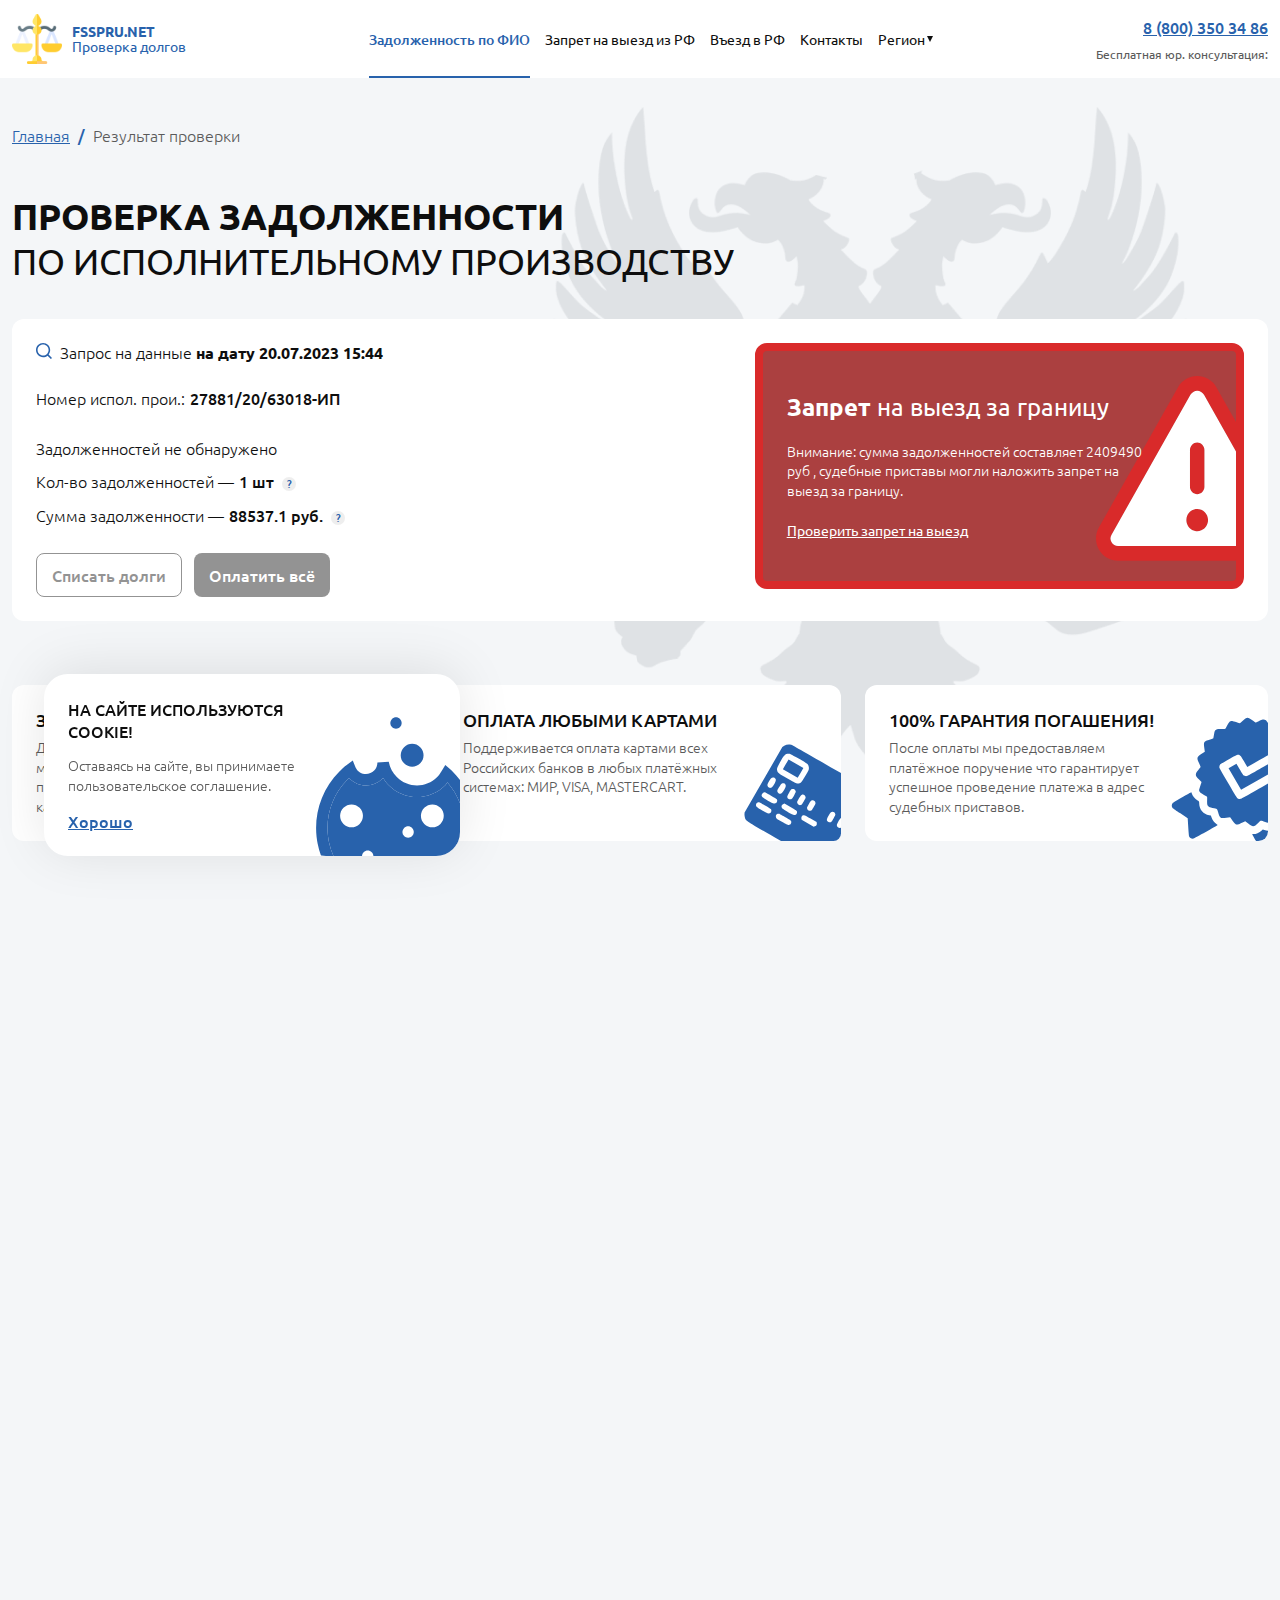
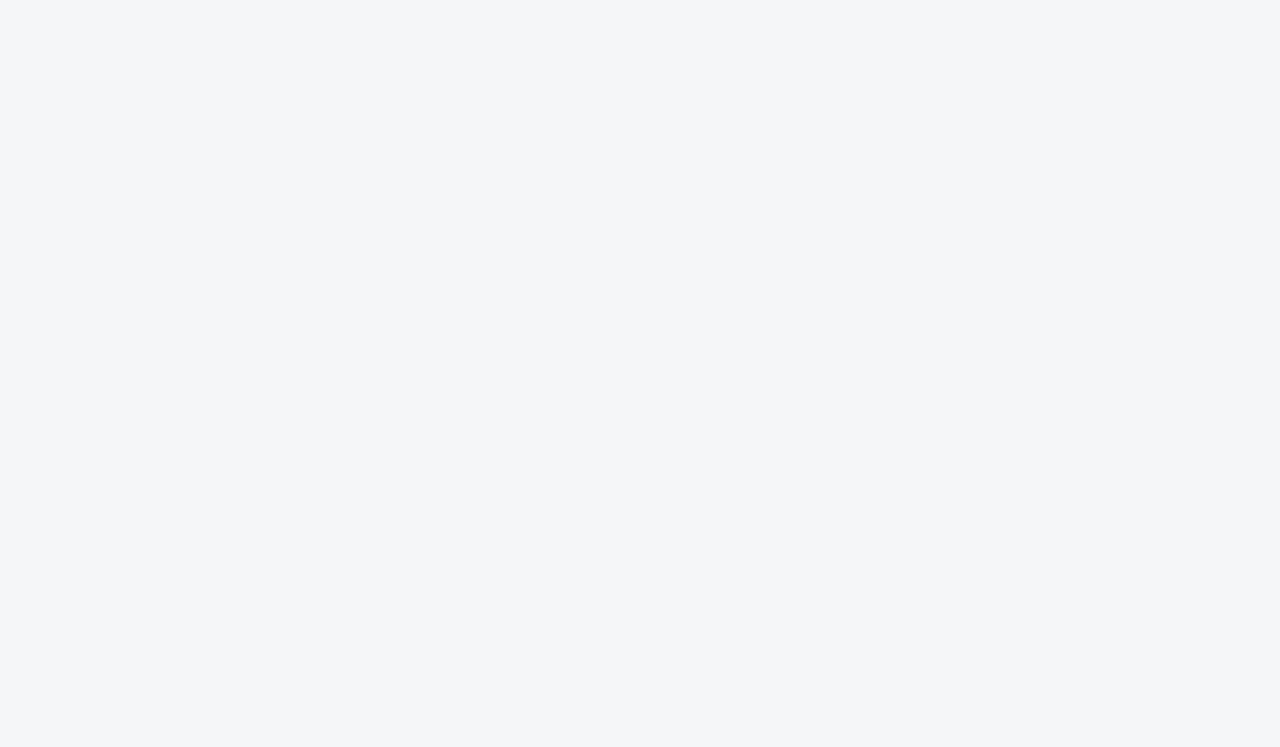
<file: sartaeva-olga-not-credit.html>
<!DOCTYPE html>
<html lang="ru">

<head>
	<meta charset="UTF-8">
	<meta http-equiv="X-UA-Compatible" content="IE=edge">
	<meta name="viewport" content="width=device-width, initial-scale=1.0">
	<title>Проверка долга по фамилии Сартаева - Официальные данные, проверка №7509847</title>
	<meta name="description"
		content="Онлайн проверка по региону Свердловская область, у приставов по ФИО Сартаева Ольга Алексеевна, онлайн с возможностью проверки запрета на выезд из РФ, у человека найдено более 5 задолженностей. Проверка n7509847">
	<meta name="keywords" content="ФИО, проверка задолженности по ФИО, задолженности ФИО">
	<meta property="og:title" content="Проверка долга по фамилии Сартаева - Официальные данные, проверка №7509847">
	<meta property="og:description"
		content="Онлайн проверка по региону Свердловская область, у приставов по ФИО Сартаева Ольга Алексеевна, онлайн с возможностью проверки запрета на выезд из РФ, у человека найдено более 5 задолженностей. Проверка n7509847">
	<meta property="og:type" content="website" />
	<meta property="og:url" content="https://fsspru.net/sartaeva-olga-n7509847" />
	<meta property="og:image" content="apple-touch-icon.png" />
	<link rel="shortcut icon" href="favicon.ico">
	<link rel="apple-touch-icon" sizes="144x144" href="apple-touch-icon.png">
	<link rel="icon" type="image/png" sizes="32x32" href="favicon-32x32.png">
	<link rel="icon" type="image/png" sizes="16x16" href="favicon-16x16.png">
	<link rel="manifest" href="site.webmanifest.txt">
	<link rel="mask-icon" href="safari-pinned-tab.svg" color="#5bbad5">
	<meta name="msapplication-TileColor" content="#da532c">
	<meta name="theme-color" content="#ffffff">
	<script type="application/ld+json">
    {
      "@context": "https://schema.org",
      "@type": "Organization",
      "url": "https://fsspru.net/sartaeva-olga-n7509847.html",
      "logo": "https://fsspru.net/img/logo.png"
    }
  </script>

	<!-- add plugins css -->
	<link rel="stylesheet" href="css/bootstrap.min.css">
	<link rel="stylesheet" href="css/slick.css">
	<!-- add plugins css end -->

	<link rel="stylesheet" href="css/style.css">
	<link rel="stylesheet" href="css/header.css">
	<link rel="stylesheet" href="css/footer.css">
	<link rel="stylesheet" href="css/departure.css">
	<link rel="stylesheet" href="css/result.css">
	<link rel="stylesheet" href="css/media.css">
</head>

<body>

	<div class="wrapperPlashka">
		<div class="container">
			<div class="row">
				<div class="col-12 d-flex align-items-center flex-wrap">
					<ul class="wrapperPlashkaInfo my-ul">
						<li>
							<p><strong>
									Выбранно к оплате:
								</strong><span id="debt-amount">
									<strong class="color-accent">1</strong> шт
								</span></p>
						</li>
						<li>
							<p><strong>
									Общая сумма к оплате:
								</strong><span id="debt-sum">
									<strong class="color-accent">20 0000</strong> руб.
								</span></p>
						</li>
					</ul>
	
					<div class="safeConnection">
						<span>Защищенное соединение</span>
					</div>
	
					<button class="btn btn-accent btnCheckBan">Оплатить</button>
				</div>
			</div>
		</div>
	</div>

	<div class="overlay-bg"></div>
	<nav class="navbar navbar-expand-lg navbar-light fixed-top navbar-header">
		<div class="wrapperHeader">
			<div class="wrapperLogoAndBtn">
				<a class="navbar-brand wrapperLogo" href="index.html">
					<img src="img/logotip.png" class="logo" alt loading="lazy">
					<div class="textHeader">
						<strong>FSSPRU.NET</strong>
						<br>Проверка долгов
					</div>
				</a>
				<button class="navbar-toggler collapsed" type="button" data-toggle="collapse" data-target="#navbarText"
					aria-controls="navbarText" aria-expanded="false" aria-label="Toggle navigation">
					<span class="navbar-toggler-icon"></span>
				</button>
			</div>
			<div class="collapse navbar-collapse justify-content-between" id="navbarText">
				<ul class="nav navbar-nav wrapperLinksHeader align-items-center justify-content-between">
					<li class="nav-item"><a class="nav-link itemHeader active" href="index.html">Задолженность по ФИО</a></li>
					<li class="nav-item"><a class="nav-link itemHeader" href="proverit-zapret-na-vyezd-za-granitsu.html">Запрет на
							выезд из РФ</a></li>
					<li class="nav-item"><a class="nav-link itemHeader" href="proverit-zapret-na-vezd-v-rf.html">Въезд в РФ</a>
					</li>
					<li class="nav-item"><a class="nav-link itemHeader" href="kontakty.html">Контакты</a></li>
					<li class="nav-item dropdown"><a class="nav-link itemHeader dropdown-toggle" href="index.html#"
							data-toggle="dropdown">Регион
							<!-- <span class="caret"></span> -->
						</a>
						<div id="w2" class="dropdown-menu-left dropdown-menu">
							<div class="scroll-vertical">
								<a class="dropdown-item" href="region/altayskiy-kray.html">Алтайский край</a>
								<a class="dropdown-item" href="region/amurskaya-oblast.html">Амурская область</a>
								<a class="dropdown-item" href="region/arkhangelskaya-oblast.html">Архангельская область</a>
								<a class="dropdown-item" href="region/astrakhanskaya-oblast.html">Астраханская область</a>
								<a class="dropdown-item" href="region/belgorodskaya-oblast.html">Белгородская область</a>
								<a class="dropdown-item" href="region/bryanskaya-oblast.html">Брянская область</a>
								<a class="dropdown-item" href="region/vladimirskaya-oblast.html">Владимирская область</a>
								<a class="dropdown-item" href="region/volgogradskaya-oblast.html">Волгоградская область</a>
								<a class="dropdown-item" href="region/vologodskaya-oblast.html">Вологодская область</a>
								<a class="dropdown-item" href="region/voronezhskaya-oblast.html">Воронежская область</a>
								<a class="dropdown-item" href="region/yevreyskaya-avtonomnaya-oblast.html">Еврейская А.обл.</a>
								<a class="dropdown-item" href="region/zabaykalskiy-kray.html">Забайкальский край</a>
								<a class="dropdown-item" href="region/ivanovskaya-oblast.html">Ивановская область</a>
								<a class="dropdown-item" href="region/irkutskaya-oblast.html">Иркутская область</a>
								<a class="dropdown-item" href="region/kabardino-balkarskaya-respublika.html">Кабардино-Балкарская
									Республика</a>
								<a class="dropdown-item" href="region/kaliningradskaya-oblast.html">Калининградская область</a>
								<a class="dropdown-item" href="region/kaluzhskaya-oblast.html">Калужская область</a>
								<a class="dropdown-item" href="region/kamchatskiy-kray.html">Камчатский край</a>
								<a class="dropdown-item" href="region/karachayevo-cherkesskaya-respublika.html">Карачаево-Черкесская
									Республика</a>
								<a class="dropdown-item" href="region/kemerovskaya-oblast.html">Кемеровская область</a>
								<a class="dropdown-item" href="region/kirovskaya-oblast.html">Кировская область</a>
								<a class="dropdown-item" href="region/kostromskaya-oblast.html">Костромская область</a>
								<a class="dropdown-item" href="region/krasnodarskiy-kray.html">Краснодарский край</a>
								<a class="dropdown-item" href="region/krasnoyarskiy-kray.html">Красноярский край</a>
								<a class="dropdown-item" href="region/kurganskaya-oblast.html">Курганская область</a>
								<a class="dropdown-item" href="region/kurskaya-oblast.html">Курская область</a>
								<a class="dropdown-item" href="region/leningradskaya-oblast.html">Ленинградская область</a>
								<a class="dropdown-item" href="region/lipetskaya-oblast.html">Липецкая область</a>
								<a class="dropdown-item" href="region/magadanskaya-oblast.html">Магаданская область</a>
								<a class="dropdown-item" href="region/moskva.html">Москва</a>
								<a class="dropdown-item" href="region/moskovskaya-oblast.html">Московская область</a>
								<a class="dropdown-item" href="region/murmanskaya-oblast.html">Мурманская область</a>
								<a class="dropdown-item" href="region/nenetskiy-avtonomnyy-okrug.html">Ненецкий АО</a>
								<a class="dropdown-item" href="region/nizhegorodskaya-oblast.html">Нижегородская область</a>
								<a class="dropdown-item" href="region/novgorodskaya-oblast.html">Новгородская область</a>
								<a class="dropdown-item" href="region/novosibirskaya-oblast.html">Новосибирская область</a>
								<a class="dropdown-item" href="region/omskaya-oblast.html">Омская область</a>
								<a class="dropdown-item" href="region/orenburgskaya-oblast.html">Оренбургская область</a>
								<a class="dropdown-item" href="region/orlovskaya-oblast.html">Орловская область</a>
								<a class="dropdown-item" href="region/penzenskaya-oblast.html">Пензенская область</a>
								<a class="dropdown-item" href="region/permskiy-kray.html">Пермский край</a>
								<a class="dropdown-item" href="region/primorskiy-kray.html">Приморский край</a>
								<a class="dropdown-item" href="region/pskovskaya-oblast.html">Псковская область</a>
								<a class="dropdown-item" href="region/adygey-respublika.html">Республика Адыгея (Адыгея)</a>
								<a class="dropdown-item" href="region/altay-respublika.html">Республика Алтай</a>
								<a class="dropdown-item" href="region/bashkortostan-respublika.html">Республика Башкортостан</a>
								<a class="dropdown-item" href="region/buryatiya-respublika.html">Республика Бурятия</a>
								<a class="dropdown-item" href="region/dagestan-respublika.html">Республика Дагестан</a>
								<a class="dropdown-item" href="region/ingushetiya-respublika.html">Республика Ингушетия</a>
								<a class="dropdown-item" href="region/kalmykiya-respublika.html">Республика Калмыкия</a>
								<a class="dropdown-item" href="region/kareliya-respublika.html">Республика Карелия</a>
								<a class="dropdown-item" href="region/komi-respublika.html">Республика Коми</a>
								<a class="dropdown-item" href="region/avtonomnaya-respublika-krym.html">Республика Крым</a>
								<a class="dropdown-item" href="region/mariy-el-respublika.html">Республика Марий Эл</a>
								<a class="dropdown-item" href="region/mordoviya-respublika.html">Республика Мордовия</a>
								<a class="dropdown-item" href="region/saha-respublika.html">Республика Саха (Якутия)</a>
								<a class="dropdown-item" href="region/severnaya-osetiya-respublika.html">Республика Северная Осетия</a>
								<a class="dropdown-item" href="region/tatarstan-respublika.html">Республика Татарстан</a>
								<a class="dropdown-item" href="region/tyva-respublika.html">Республика Тыва</a>
								<a class="dropdown-item" href="region/khakasiya-respublika.html">Республика Хакасия</a>
								<a class="dropdown-item" href="region/rostovskaya-oblast.html">Ростовская область</a>
								<a class="dropdown-item" href="region/ryazanskaya-oblast.html">Рязанская область</a>
								<a class="dropdown-item" href="region/samarskaya-oblast.html">Самарская область</a>
								<a class="dropdown-item" href="region/sankt-peterburg.html">Санкт-Петербург</a>
								<a class="dropdown-item" href="region/saratovskaya-oblast.html">Саратовская область</a>
								<a class="dropdown-item" href="region/sakhalinskaya-oblast.html">Сахалинская область</a>
								<a class="dropdown-item" href="region/sverdlovskaya-oblast.html">Свердловская область</a>
								<a class="dropdown-item" href="region/sevastopol.html">Севастополь</a>
								<a class="dropdown-item" href="region/smolenskaya-oblast.html">Смоленская область</a>
								<a class="dropdown-item" href="region/stavropolskiy-kray.html">Ставропольский край</a>
								<a class="dropdown-item" href="region/tambovskaya-oblast.html">Тамбовская область</a>
								<a class="dropdown-item" href="region/tverskaya-oblast.html">Тверская область</a>
								<a class="dropdown-item" href="region/tomskaya-oblast.html">Томская область</a>
								<a class="dropdown-item" href="region/tulskaya-oblast.html">Тульская область</a>
								<a class="dropdown-item" href="region/tyumenskaya-oblast.html">Тюменская область</a>
								<a class="dropdown-item" href="region/udmurtskaya-respublika.html">Удмуртская Республика</a>
								<a class="dropdown-item" href="region/ulyanovskaya-oblast.html">Ульяновская область</a>
								<a class="dropdown-item" href="region/khabarovskiy-kray.html">Хабаровский край</a>
								<a class="dropdown-item" href="region/khanty-mansiyskiy-avtonomnyy-okrug.html">Ханты-Мансийский АО</a>
								<a class="dropdown-item" href="region/chelyabinskaya-oblast.html">Челябинская область</a>
								<a class="dropdown-item" href="region/chechenskaya-respublika.html">Чеченская Республика</a>
								<a class="dropdown-item" href="region/chuvashskaya-respublika.html">Чувашская Республика</a>
								<a class="dropdown-item" href="region/chukotskiy-avtonomnyy-okrug.html">Чукотский АО</a>
								<a class="dropdown-item" href="region/yamalo-nenetskiy-avtonomnyy-okrug.html">Ямало-Ненецкий АО</a>
								<a class="dropdown-item" href="region/yaroslavskaya-oblast.html">Ярославская область</a>
							</div>
						</div>
					</li>
				</ul>
				<div class="phoneHeader">
					<a href="tel:88003503486">8 (800) 350 34 86</a>
					<span>Бесплатная юр. консультация:</span>
				</div>
			</div>
		</div>
	</nav>

	<div class="mainWrapper">
		<div class="content">
			<div class="page-result">
				<div class="container">
					<div class="row">
						<div class="col-12">
							<ul class="breadcrumbs my-ul">
								<li><a href="index.html">Главная</a></li>
								<li><span>Результат проверки</span></li>
							</ul>
						</div>

						<div class="col-12 col-lg-7">
							<h1 class="titleHome"><strong>Проверка задолженности</strong> по исполнительному производству</h1>
						</div>
						<div class="col-12">
							<div class="cardWhite general-box">
								<div class="row">
									<div class="col-12 col-lg-7">
										<div class="infoDebts">
											<div class="h4"><img src="img/poisk.svg" class="icoTravelBan" alt="">Запрос на данные <strong>на
													дату 20.07.2023
													15:44</strong></div>
											<div class="row">
												<div class="col-12">
													<div class="box-text">
														<ul class="my-ul">
															<li>
																<p><span>Номер испол. прои.:</span><strong>27881/20/63018-ИП</strong></p>
															</li>
														</ul>
														<ul class="my-ul">
															<li>
																<p>Задолженностей не обнаружено</p>
															</li>
															<li>
																<p><span>Кол-во задолженностей —</span><strong>1 шт</strong><span
																		class="tooltip-wrapper"><span class="btn-tooptip">?</span><span
																			class="tooltip-box"><span class="tooltip-box__close"></span>Укажите
																			один из
																			вариантов: регион проживания, временного нахождения или постоянной
																			регистрации!</span></span></p>
															</li>
															<li>
																<p><span>Сумма задолженности —</span><strong>88537.1 руб.</strong><span
																		class="tooltip-wrapper"><span class="btn-tooptip">?</span><span
																			class="tooltip-box"><span class="tooltip-box__close"></span>Укажите
																			один из
																			вариантов: регион проживания, временного нахождения или постоянной
																			регистрации!</span></span></p>
															</li>
														</ul>
													</div>
												</div>
											</div>

											<div class="btn-group">
												<!-- <a href="proverit-zapret-na-vezd-v-rf.html" class="btn btn-border linksNewRequest">
													<svg class="svg-icon">
														<use xlink:href="img/sprite.svg#prev"></use>
													</svg>
													<span>Сделать новый запрос</span>
												</a> -->

												<a href="#" class="btn btn-border btnCheckBan2 disabled" id="feedot--quiz-button-popup--19861"
													data-toggle="modal" data-target="#debitModal">Списать долги</a>

												<a href="#" class="btn btn-accent btnCheckBan disabled">Оплатить всё</a>
											</div>

										</div>
									</div>

									<div class="col-12 col-lg-5">
										<div class="wrapperWarningZapret">
											<div class="h3"><strong>Запрет</strong> на выезд за границу</div>
											<div class="box-text">
												<p>Внимание: сумма задолженностей составляет 2409490 руб , судебные приставы могли наложить
													запрет на выезд за
													границу.</p>
											</div>
											<a href="#checkBlock" class="color-white linkCheckBan go_to">Проверить запрет на выезд</a>
										</div>
									</div>
								</div>
							</div>
						</div>
					</div>
				</div>
			</div>

			<div class="advantages-section">
				<div class="container">
					<div class="row">
						<div class="col-12 col-sm-6 col-lg-4 mb-24">
							<div class="advantages-card">
								<div class="advantages-card__img"><img src="img/advantages-icon1.png" alt="Запрос к базам данных ФССП"></div>
								<div class="advantages-card__body">
									<div class="h3"><img src="img/adv-icon1.png" alt="Запрос к базам данных ФССП"
											class="d-block d-lg-none">Запрос к базам данных ФССП</div>
									<div class="box-text">
										<p>Для того чтобы узнать задолженность - мы делаем запрос в службу судебных приставов и получаем
											информацию по каждому
											начислению онлайн.</p>
									</div>
								</div>
							</div>
						</div>
						<div class="col-12 col-sm-6 col-lg-4 mb-24">
							<div class="advantages-card">
								<div class="advantages-card__img"><img src="img/advantages-icon2.svg" alt="Оплата любыми картами"></div>
								<div class="advantages-card__body">
									<div class="h3"><img src="img/adv-icon2.svg" alt="Оплата любыми картами" class="d-block d-lg-none">Оплата
										любыми картами</div>
									<div class="box-text">
										<p>Поддерживается оплата картами всех Российских банков в любых платёжных системах: МИР, VISA,
											MASTERCART.</p>
									</div>
								</div>
							</div>
						</div>
						<div class="col-12 col-sm-6 col-lg-4 mb-24">
							<div class="advantages-card">
								<div class="advantages-card__img"><img src="img/advantages-icon3.svg" alt="100% гарантия погашения!"></div>
								<div class="advantages-card__body">
									<div class="h3"><img src="img/adv-icon3.svg" alt="100% гарантия погашения!" class="d-block d-lg-none">100%
										гарантия погашения!</div>
									<div class="box-text">
										<p>После оплаты мы предоставляем платёжное поручение что гарантирует успешное проведение платежа
											в адрес судебных
											приставов.</p>
									</div>
								</div>
							</div>
						</div>
					</div>
				</div>
			</div>

			<section class="information-credits">
				<div class="container">
					<div class="row">
						<div class="col-12">
							<h2 class="titleHome"><strong>Информация</strong> по задолженностям</h2>
						</div>
					</div>

					<div class="row">
						<div class="col-12">
							<div class="cardWhite information-credits-not">
								<div class="h3">Ни одной задолженности по вашим данным не обнаружено</div>
							</div>
						</div>
					</div>
				</div>
			</section>

			<div class="cardWhiteForForm-section">
				<div class="container">
					<div class="row">
						<div class="col-12">
							<div class="cardWhite cardWhiteForForm">
								<div class="cardWhiteForForm__content">
									<div class="box-text">
										<p><strong>СУДЕБНЫЕ ПРИСТАВЫ СПИСЫВАЮТ ЗАДОЛЖЕННОСТИ С КАРТЫ?</strong></p>
										<p>- ПОЛУЧИТЕ БЕСПЛАТНУЮ ДЕБЕТОВУЮ КАРТУ И ЗАБУДЬТЕ О СПИСАНИЯХ!</p>
									</div>

									<a href="#" class="btn btn-accent btnSearch" rel="nofollow" target="_blank">Оформить карту ></a>
								</div>
								<div class="cardWhiteForForm__image">
									<img src="img/card-image.jpg" alt="">
									<div class="box-text">
										<p>С этой карты <strong>приставы не смогут списать</strong> денежные средства!</p>
									</div>
								</div>
							</div>
						</div>
					</div>
				</div>
			</div>

			<div id="checkBlock">
				<div class="container">
					<div class="row">
						<div class="col-12">
							<div class="debtОfBailiffs card">
								<div class="title-wrapper">
									<h2 class="titleHome">
										<strong>проверить запрет</strong> на выезд за границу?
									</h2>
									<div class="descHome">
										<p>Иван, информируем Вас о том, что по статистике ФССП 65% граждан РФ имеют ограничения на выезд за
											границу. Перед выездом,
											мы рекомендуем Вам направить запрос на проверку ограничений. Обработка запроса занимает не более
											15 минут!
										</p>
									</div>
									<div class="progress-wrapper">
										<div class="progress-steps">Шаг
											<span class="progress-steps__cp"></span> / <span class="progress-steps__default"></span>
										</div>
									</div>
								</div>
			
								<form class="examination-form form-bailiff" id="checkAbroadBan" method="post">
									<div class="bailiff-item js-tab-content active" data-tab="1">
										<div class="form-bailiff__body">
											<div class="row">
												<div class="col-12 col-sm-6 col-lg-3 mb-24">
													<div class="form-group">
														<label for="fio">
															<span class="input-title">
																Укажите ваше ФИО
															</span>
														</label>
														<input type="text" class="form-control" placeholder="Иванов Иван Иванович" id="fio" name="fio"
															required="required">
			
														<div class="dropdown-menu dropdown-menu-result">
															<div class="dropdown-menu-result__head">
																<p>Выберите вариант или продолжите ввод</p>
															</div>
			
															<ul class="list-result my-ul">
																<li><a href="#"><span class="color-accent">Эду</span>ард</a></li>
																<li><a href="#"><span class="color-accent">Эду</span>ард</a></li>
																<li><a href="#"><span class="color-accent">Эду</span>ард</a></li>
																<li><a href="#"><span class="color-accent">Эду</span>ард</a></li>
																<li><a href="#"><span class="color-accent">Эду</span>ард</a></li>
															</ul>
														</div>
													</div>
												</div>
												<div class="col-12 col-sm-6 col-lg-3 mb-24">
													<div class="form-group">
														<label>
															<span class="input-title">
																Ваш регион <span class="tooltip-wrapper"><span class="btn-tooptip">?</span><span
																		class="tooltip-box"><span class="tooltip-box__close"></span>Укажите
																		один из
																		вариантов: регион проживания, временного нахождения или постоянной
																		регистрации!</span></span>
															</span>
														</label>
														<div class="dropdown dropdown-regions">
															<input type="text" class="form-control input-dropdown" name="region" 
																required="required" placeholder="Выберите регион">
															<div class="dropdown-menu">
																<div class="scroll-vertical">
																	<a class="dropdown-item" href="region/altayskiy-kray.html">Алтайский край</a>
																	<a class="dropdown-item" href="region/amurskaya-oblast.html">Амурская область</a>
																	<a class="dropdown-item" href="region/arkhangelskaya-oblast.html">Архангельская
																		область</a>
																	<a class="dropdown-item" href="region/astrakhanskaya-oblast.html">Астраханская
																		область</a>
																	<a class="dropdown-item" href="region/belgorodskaya-oblast.html">Белгородская
																		область</a>
																	<a class="dropdown-item" href="region/bryanskaya-oblast.html">Брянская область</a>
																	<a class="dropdown-item" href="region/vladimirskaya-oblast.html">Владимирская
																		область</a>
																	<a class="dropdown-item" href="region/volgogradskaya-oblast.html">Волгоградская
																		область</a>
																	<a class="dropdown-item" href="region/vologodskaya-oblast.html">Вологодская
																		область</a>
																	<a class="dropdown-item" href="region/voronezhskaya-oblast.html">Воронежская
																		область</a>
																	<a class="dropdown-item" href="region/yevreyskaya-avtonomnaya-oblast.html">Еврейская
																		А.обл.</a>
																	<a class="dropdown-item" href="region/zabaykalskiy-kray.html">Забайкальский
																		край</a>
																	<a class="dropdown-item" href="region/ivanovskaya-oblast.html">Ивановская
																		область</a>
																	<a class="dropdown-item" href="region/irkutskaya-oblast.html">Иркутская
																		область</a>
																	<a class="dropdown-item"
																		href="region/kabardino-balkarskaya-respublika.html">Кабардино-Балкарская
																		Республика</a>
																	<a class="dropdown-item" href="region/kaliningradskaya-oblast.html">Калининградская
																		область</a>
																	<a class="dropdown-item" href="region/kaluzhskaya-oblast.html">Калужская
																		область</a>
																	<a class="dropdown-item" href="region/kamchatskiy-kray.html">Камчатский край</a>
																	<a class="dropdown-item"
																		href="region/karachayevo-cherkesskaya-respublika.html">Карачаево-Черкесская
																		Республика</a>
																	<a class="dropdown-item" href="region/kemerovskaya-oblast.html">Кемеровская
																		область</a>
																	<a class="dropdown-item" href="region/kirovskaya-oblast.html">Кировская
																		область</a>
																	<a class="dropdown-item" href="region/kostromskaya-oblast.html">Костромская
																		область</a>
																	<a class="dropdown-item" href="region/krasnodarskiy-kray.html">Краснодарский
																		край</a>
																	<a class="dropdown-item" href="region/krasnoyarskiy-kray.html">Красноярский
																		край</a>
																	<a class="dropdown-item" href="region/kurganskaya-oblast.html">Курганская
																		область</a>
																	<a class="dropdown-item" href="region/kurskaya-oblast.html">Курская область</a>
																	<a class="dropdown-item" href="region/leningradskaya-oblast.html">Ленинградская
																		область</a>
																	<a class="dropdown-item" href="region/lipetskaya-oblast.html">Липецкая область</a>
																	<a class="dropdown-item" href="region/magadanskaya-oblast.html">Магаданская
																		область</a>
																	<a class="dropdown-item" href="region/moskva.html">Москва</a>
																	<a class="dropdown-item" href="region/moskovskaya-oblast.html">Московская
																		область</a>
																	<a class="dropdown-item" href="region/murmanskaya-oblast.html">Мурманская
																		область</a>
																	<a class="dropdown-item" href="region/nenetskiy-avtonomnyy-okrug.html">Ненецкий
																		АО</a>
																	<a class="dropdown-item" href="region/nizhegorodskaya-oblast.html">Нижегородская
																		область</a>
																	<a class="dropdown-item" href="region/novgorodskaya-oblast.html">Новгородская
																		область</a>
																	<a class="dropdown-item" href="region/novosibirskaya-oblast.html">Новосибирская
																		область</a>
																	<a class="dropdown-item" href="region/omskaya-oblast.html">Омская область</a>
																	<a class="dropdown-item" href="region/orenburgskaya-oblast.html">Оренбургская
																		область</a>
																	<a class="dropdown-item" href="region/orlovskaya-oblast.html">Орловская
																		область</a>
																	<a class="dropdown-item" href="region/penzenskaya-oblast.html">Пензенская
																		область</a>
																	<a class="dropdown-item" href="region/permskiy-kray.html">Пермский край</a>
																	<a class="dropdown-item" href="region/primorskiy-kray.html">Приморский край</a>
																	<a class="dropdown-item" href="region/pskovskaya-oblast.html">Псковская
																		область</a>
																	<a class="dropdown-item" href="region/adygey-respublika.html">Республика Адыгея
																		(Адыгея)</a>
																	<a class="dropdown-item" href="region/altay-respublika.html">Республика Алтай</a>
																	<a class="dropdown-item" href="region/bashkortostan-respublika.html">Республика
																		Башкортостан</a>
																	<a class="dropdown-item" href="region/buryatiya-respublika.html">Республика
																		Бурятия</a>
																	<a class="dropdown-item" href="region/dagestan-respublika.html">Республика
																		Дагестан</a>
																	<a class="dropdown-item" href="region/ingushetiya-respublika.html">Республика
																		Ингушетия</a>
																	<a class="dropdown-item" href="region/kalmykiya-respublika.html">Республика
																		Калмыкия</a>
																	<a class="dropdown-item" href="region/kareliya-respublika.html">Республика
																		Карелия</a>
																	<a class="dropdown-item" href="region/komi-respublika.html">Республика Коми</a>
																	<a class="dropdown-item" href="region/avtonomnaya-respublika-krym.html">Республика
																		Крым</a>
																	<a class="dropdown-item" href="region/mariy-el-respublika.html">Республика Марий
																		Эл</a>
																	<a class="dropdown-item" href="region/mordoviya-respublika.html">Республика
																		Мордовия</a>
																	<a class="dropdown-item" href="region/saha-respublika.html">Республика Саха
																		(Якутия)</a>
																	<a class="dropdown-item" href="region/severnaya-osetiya-respublika.html">Республика
																		Северная Осетия</a>
																	<a class="dropdown-item" href="region/tatarstan-respublika.html">Республика
																		Татарстан</a>
																	<a class="dropdown-item" href="region/tyva-respublika.html">Республика Тыва</a>
																	<a class="dropdown-item" href="region/khakasiya-respublika.html">Республика
																		Хакасия</a>
																	<a class="dropdown-item" href="region/rostovskaya-oblast.html">Ростовская
																		область</a>
																	<a class="dropdown-item" href="region/ryazanskaya-oblast.html">Рязанская
																		область</a>
																	<a class="dropdown-item" href="region/samarskaya-oblast.html">Самарская
																		область</a>
																	<a class="dropdown-item" href="region/sankt-peterburg.html">Санкт-Петербург</a>
																	<a class="dropdown-item" href="region/saratovskaya-oblast.html">Саратовская
																		область</a>
																	<a class="dropdown-item" href="region/sakhalinskaya-oblast.html">Сахалинская
																		область</a>
																	<a class="dropdown-item" href="region/sverdlovskaya-oblast.html">Свердловская
																		область</a>
																	<a class="dropdown-item" href="region/sevastopol.html">Севастополь</a>
																	<a class="dropdown-item" href="region/smolenskaya-oblast.html">Смоленская
																		область</a>
																	<a class="dropdown-item" href="region/stavropolskiy-kray.html">Ставропольский
																		край</a>
																	<a class="dropdown-item" href="region/tambovskaya-oblast.html">Тамбовская
																		область</a>
																	<a class="dropdown-item" href="region/tverskaya-oblast.html">Тверская область</a>
																	<a class="dropdown-item" href="region/tomskaya-oblast.html">Томская область</a>
																	<a class="dropdown-item" href="region/tulskaya-oblast.html">Тульская область</a>
																	<a class="dropdown-item" href="region/tyumenskaya-oblast.html">Тюменская
																		область</a>
																	<a class="dropdown-item" href="region/udmurtskaya-respublika.html">Удмуртская
																		Республика</a>
																	<a class="dropdown-item" href="region/ulyanovskaya-oblast.html">Ульяновская
																		область</a>
																	<a class="dropdown-item" href="region/khabarovskiy-kray.html">Хабаровский край</a>
																	<a class="dropdown-item"
																		href="region/khanty-mansiyskiy-avtonomnyy-okrug.html">Ханты-Мансийский
																		АО</a>
																	<a class="dropdown-item" href="region/chelyabinskaya-oblast.html">Челябинская
																		область</a>
																	<a class="dropdown-item" href="region/chechenskaya-respublika.html">Чеченская
																		Республика</a>
																	<a class="dropdown-item" href="region/chuvashskaya-respublika.html">Чувашская
																		Республика</a>
																	<a class="dropdown-item" href="region/chukotskiy-avtonomnyy-okrug.html">Чукотский
																		АО</a>
																	<a class="dropdown-item" href="region/yamalo-nenetskiy-avtonomnyy-okrug.html">Ямало-Ненецкий
																		АО</a>
																	<a class="dropdown-item" href="region/yaroslavskaya-oblast.html">Ярославская
																		область</a>
																</div>
															</div>
														</div>
													</div>
												</div>
												<div class="col-12 col-sm-6 col-lg-3 mb-24">
													<div class="form-group">
														<label for="inputBirthDay">
															<span class="input-title">Дата рождения</span>
														</label>
														<input type="date" class="form-control datepicker" name="inputBirthDay"
															id="inputBirthDay">
													</div>
												</div>
												<div class="col-12 col-sm-6 col-lg-3 mb-24">
													<a href="#"
														class="btn btn-border bailiff-next-step bailiff-next-step-first next-step js-tab-trigger"
														data-tab="2"><span>Проверить запрет</span></a>
												</div>
											</div>
										</div>
									</div>
			
									<div class="bailiff-item js-tab-content" data-tab="2">
										<div class="form-bailiff__body">
											<div class="row">
												<div class="col-12">
													<div class="types-checks">
														<div class="h3">Виды проверок:</div>
			
														<div class="row">
															<div class="col-12 col-sm-6">
																<div class="types-checks-item">
																	<img src="img/lock3.svg" class="icoTravelBanShag2" alt="">
																	<p>Проверка задолженностей: <strong class="color-red">Возможен запрет!</strong></p>
																</div>
															</div>
															<div class="col-12 col-sm-6">
																<div class="types-checks-item">
																	<img src="img/lock.svg" class="icoTravelBanShag2" alt="">
																	<p>Итоговый отчет: готов на 100%</p>
																</div>
															</div>
															<div class="col-12 col-sm-6">
																<div class="types-checks-item">
																	<img src="img/lock.svg" class="icoTravelBanShag2" alt="">
																	<p>Проверка в реестре совершенных преступлений</p>
																</div>
															</div>
															<div class="col-12 col-sm-6">
																<div class="types-checks-item">
																	<img src="img/lock.svg" class="icoTravelBanShag2" alt="">
																	<p>Проверка по базе судебных делопроизводств</p>
																</div>
															</div>
														</div>
													</div>
												</div>
			
												<div class="col-12 col-lg-6 mb-24">
													<div class="form-group">
														<label for="client">
															<span class="input-title">
																Заявитель
																<span id="spanOrderID" class="input-title__text">Отчет №: 2426025</span>
															</span>
														</label>
														<input type="text" class="form-control" disabled value="Хайрутдинов Эдуард Мирдаянович 12.12.1992"
															id="client" name="client" required="required">
			
														<div class="dropdown-menu dropdown-menu-result">
															<div class="dropdown-menu-result__head">
																<p>Выберите вариант или продолжите ввод</p>
															</div>
			
															<ul class="list-result my-ul">
																<li><a href="#"><span class="color-accent">Эду</span>ард</a></li>
																<li><a href="#"><span class="color-accent">Эду</span>ард</a></li>
																<li><a href="#"><span class="color-accent">Эду</span>ард</a></li>
																<li><a href="#"><span class="color-accent">Эду</span>ард</a></li>
																<li><a href="#"><span class="color-accent">Эду</span>ард</a></li>
															</ul>
														</div>
													</div>
												</div>
												<div class="col-12 col-lg-3 mb-24">
													<div class="form-group">
														<label for="fio2">
															<span class="input-title">
																<strong class="input-title__span active" id="chooseEmail">Отправить на E-mail</strong>
																<strong class="input-title__span" id="chooseSMS">Добавить телефон</strong>
																<a href="#" class="color-accent text-decoration-line input-title__text link-code">Отправить в
																	СМС</a>
															</span>
														</label>
														<input type="email" class="form-control" placeholder="ivanov@mail.ru" id="email" name="email" required="required">
														<input type="tel" class="form-control" placeholder="+7(999)999-99-99" id="phone" name="phone" required="required"
															hidden="hidden">

			
														<div class="dropdown-menu dropdown-menu-result">
															<div class="dropdown-menu-result__head">
																<p>Выберите вариант или продолжите ввод</p>
															</div>
			
															<ul class="list-result my-ul">
																<li><a href="#"><span class="color-accent">Эду</span>ард</a></li>
																<li><a href="#"><span class="color-accent">Эду</span>ард</a></li>
																<li><a href="#"><span class="color-accent">Эду</span>ард</a></li>
																<li><a href="#"><span class="color-accent">Эду</span>ард</a></li>
																<li><a href="#"><span class="color-accent">Эду</span>ард</a></li>
															</ul>
														</div>
													</div>
												</div>
												<div class="col-12 col-lg-3 mb-24">
													<button class="btn btn-border btn-add-additional bailiff-next-step-first" id="additionalOrder">
														<span id="additionalSwitcher">Добавить заявителя за 99р</span>
													</button>
												</div>
			
												<div class="col-12 mb-24">
													<div class="form-bailiff__price">
														<p>Проверку запрета для двух граждан Вы получите за 398 руб <strong>(вместо 598 руб-скидка
																200 руб!)</strong></p>
													</div>
			
													<div id="additionalOrderContainer" class="add-applicant">
														<div class="row">
															<div class="col-12">
																<div class="add-applicant__price">
																	<p>Укажите дополнительно данные второго заявителя за 398 руб <span
																			class="color-accent">(вместо 598
																			руб-скидка 200 руб!)</span></p>
																</div>
															</div>
															<div class="col-12 col-sm-6 col-lg-4 mb-24">
																<div class="form-group">
																	<label for="fio3">
																		<span class="input-title">
																			Укажите ваше ФИО
																		</span>
																	</label>
																	<input type="text" class="form-control" placeholder="Иванов Иван Иванович" id="fio3"
																		name="fio" required="required">
			
																	<div class="dropdown-menu dropdown-menu-result">
																		<div class="dropdown-menu-result__head">
																			<p>Выберите вариант или продолжите ввод</p>
																		</div>
			
																		<ul class="list-result my-ul">
																			<li><a href="#"><span class="color-accent">Эду</span>ард</a></li>
																			<li><a href="#"><span class="color-accent">Эду</span>ард</a></li>
																			<li><a href="#"><span class="color-accent">Эду</span>ард</a></li>
																			<li><a href="#"><span class="color-accent">Эду</span>ард</a></li>
																			<li><a href="#"><span class="color-accent">Эду</span>ард</a></li>
																		</ul>
																	</div>
																</div>
															</div>
															<div class="col-12 col-sm-6 col-lg-4 mb-24">
																<div class="form-group">
																	<label for="regionNumberID2">
																		<span class="input-title">
																			Ваш регион <span class="tooltip-wrapper"><span class="btn-tooptip">?</span><span
																					class="tooltip-box"><span class="tooltip-box__close"></span>Укажите
																					один из
																					вариантов: регион проживания, временного нахождения или постоянной
																					регистрации!</span></span>
																		</span>
																	</label>
																	<div class="dropdown dropdown-regions">
																		<input type="text" class="form-control input-dropdown" name="region"
																			id="regionNumberID2" required="required" placeholder="Выберите регион">
																		<div class="dropdown-menu">
																			<div class="scroll-vertical">
																				<a class="dropdown-item" href="region/altayskiy-kray.html">Алтайский край</a>
																				<a class="dropdown-item" href="region/amurskaya-oblast.html">Амурская
																					область</a>
																				<a class="dropdown-item" href="region/arkhangelskaya-oblast.html">Архангельская
																					область</a>
																				<a class="dropdown-item" href="region/astrakhanskaya-oblast.html">Астраханская
																					область</a>
																				<a class="dropdown-item" href="region/belgorodskaya-oblast.html">Белгородская
																					область</a>
																				<a class="dropdown-item" href="region/bryanskaya-oblast.html">Брянская
																					область</a>
																				<a class="dropdown-item" href="region/vladimirskaya-oblast.html">Владимирская
																					область</a>
																				<a class="dropdown-item" href="region/volgogradskaya-oblast.html">Волгоградская
																					область</a>
																				<a class="dropdown-item" href="region/vologodskaya-oblast.html">Вологодская
																					область</a>
																				<a class="dropdown-item" href="region/voronezhskaya-oblast.html">Воронежская
																					область</a>
																				<a class="dropdown-item" href="region/yevreyskaya-avtonomnaya-oblast.html">Еврейская
																					А.обл.</a>
																				<a class="dropdown-item" href="region/zabaykalskiy-kray.html">Забайкальский
																					край</a>
																				<a class="dropdown-item" href="region/ivanovskaya-oblast.html">Ивановская
																					область</a>
																				<a class="dropdown-item" href="region/irkutskaya-oblast.html">Иркутская
																					область</a>
																				<a class="dropdown-item"
																					href="region/kabardino-balkarskaya-respublika.html">Кабардино-Балкарская
																					Республика</a>
																				<a class="dropdown-item" href="region/kaliningradskaya-oblast.html">Калининградская
																					область</a>
																				<a class="dropdown-item" href="region/kaluzhskaya-oblast.html">Калужская
																					область</a>
																				<a class="dropdown-item" href="region/kamchatskiy-kray.html">Камчатский край</a>
																				<a class="dropdown-item"
																					href="region/karachayevo-cherkesskaya-respublika.html">Карачаево-Черкесская
																					Республика</a>
																				<a class="dropdown-item" href="region/kemerovskaya-oblast.html">Кемеровская
																					область</a>
																				<a class="dropdown-item" href="region/kirovskaya-oblast.html">Кировская
																					область</a>
																				<a class="dropdown-item" href="region/kostromskaya-oblast.html">Костромская
																					область</a>
																				<a class="dropdown-item" href="region/krasnodarskiy-kray.html">Краснодарский
																					край</a>
																				<a class="dropdown-item" href="region/krasnoyarskiy-kray.html">Красноярский
																					край</a>
																				<a class="dropdown-item" href="region/kurganskaya-oblast.html">Курганская
																					область</a>
																				<a class="dropdown-item" href="region/kurskaya-oblast.html">Курская область</a>
																				<a class="dropdown-item" href="region/leningradskaya-oblast.html">Ленинградская
																					область</a>
																				<a class="dropdown-item" href="region/lipetskaya-oblast.html">Липецкая
																					область</a>
																				<a class="dropdown-item" href="region/magadanskaya-oblast.html">Магаданская
																					область</a>
																				<a class="dropdown-item" href="region/moskva.html">Москва</a>
																				<a class="dropdown-item" href="region/moskovskaya-oblast.html">Московская
																					область</a>
																				<a class="dropdown-item" href="region/murmanskaya-oblast.html">Мурманская
																					область</a>
																				<a class="dropdown-item" href="region/nenetskiy-avtonomnyy-okrug.html">Ненецкий
																					АО</a>
																				<a class="dropdown-item" href="region/nizhegorodskaya-oblast.html">Нижегородская
																					область</a>
																				<a class="dropdown-item" href="region/novgorodskaya-oblast.html">Новгородская
																					область</a>
																				<a class="dropdown-item" href="region/novosibirskaya-oblast.html">Новосибирская
																					область</a>
																				<a class="dropdown-item" href="region/omskaya-oblast.html">Омская область</a>
																				<a class="dropdown-item" href="region/orenburgskaya-oblast.html">Оренбургская
																					область</a>
																				<a class="dropdown-item" href="region/orlovskaya-oblast.html">Орловская
																					область</a>
																				<a class="dropdown-item" href="region/penzenskaya-oblast.html">Пензенская
																					область</a>
																				<a class="dropdown-item" href="region/permskiy-kray.html">Пермский край</a>
																				<a class="dropdown-item" href="region/primorskiy-kray.html">Приморский край</a>
																				<a class="dropdown-item" href="region/pskovskaya-oblast.html">Псковская
																					область</a>
																				<a class="dropdown-item" href="region/adygey-respublika.html">Республика Адыгея
																					(Адыгея)</a>
																				<a class="dropdown-item" href="region/altay-respublika.html">Республика
																					Алтай</a>
																				<a class="dropdown-item" href="region/bashkortostan-respublika.html">Республика
																					Башкортостан</a>
																				<a class="dropdown-item" href="region/buryatiya-respublika.html">Республика
																					Бурятия</a>
																				<a class="dropdown-item" href="region/dagestan-respublika.html">Республика
																					Дагестан</a>
																				<a class="dropdown-item" href="region/ingushetiya-respublika.html">Республика
																					Ингушетия</a>
																				<a class="dropdown-item" href="region/kalmykiya-respublika.html">Республика
																					Калмыкия</a>
																				<a class="dropdown-item" href="region/kareliya-respublika.html">Республика
																					Карелия</a>
																				<a class="dropdown-item" href="region/komi-respublika.html">Республика Коми</a>
																				<a class="dropdown-item" href="region/avtonomnaya-respublika-krym.html">Республика
																					Крым</a>
																				<a class="dropdown-item" href="region/mariy-el-respublika.html">Республика Марий
																					Эл</a>
																				<a class="dropdown-item" href="region/mordoviya-respublika.html">Республика
																					Мордовия</a>
																				<a class="dropdown-item" href="region/saha-respublika.html">Республика Саха
																					(Якутия)</a>
																				<a class="dropdown-item" href="region/severnaya-osetiya-respublika.html">Республика
																					Северная Осетия</a>
																				<a class="dropdown-item" href="region/tatarstan-respublika.html">Республика
																					Татарстан</a>
																				<a class="dropdown-item" href="region/tyva-respublika.html">Республика Тыва</a>
																				<a class="dropdown-item" href="region/khakasiya-respublika.html">Республика
																					Хакасия</a>
																				<a class="dropdown-item" href="region/rostovskaya-oblast.html">Ростовская
																					область</a>
																				<a class="dropdown-item" href="region/ryazanskaya-oblast.html">Рязанская
																					область</a>
																				<a class="dropdown-item" href="region/samarskaya-oblast.html">Самарская
																					область</a>
																				<a class="dropdown-item" href="region/sankt-peterburg.html">Санкт-Петербург</a>
																				<a class="dropdown-item" href="region/saratovskaya-oblast.html">Саратовская
																					область</a>
																				<a class="dropdown-item" href="region/sakhalinskaya-oblast.html">Сахалинская
																					область</a>
																				<a class="dropdown-item" href="region/sverdlovskaya-oblast.html">Свердловская
																					область</a>
																				<a class="dropdown-item" href="region/sevastopol.html">Севастополь</a>
																				<a class="dropdown-item" href="region/smolenskaya-oblast.html">Смоленская
																					область</a>
																				<a class="dropdown-item" href="region/stavropolskiy-kray.html">Ставропольский
																					край</a>
																				<a class="dropdown-item" href="region/tambovskaya-oblast.html">Тамбовская
																					область</a>
																				<a class="dropdown-item" href="region/tverskaya-oblast.html">Тверская
																					область</a>
																				<a class="dropdown-item" href="region/tomskaya-oblast.html">Томская область</a>
																				<a class="dropdown-item" href="region/tulskaya-oblast.html">Тульская область</a>
																				<a class="dropdown-item" href="region/tyumenskaya-oblast.html">Тюменская
																					область</a>
																				<a class="dropdown-item" href="region/udmurtskaya-respublika.html">Удмуртская
																					Республика</a>
																				<a class="dropdown-item" href="region/ulyanovskaya-oblast.html">Ульяновская
																					область</a>
																				<a class="dropdown-item" href="region/khabarovskiy-kray.html">Хабаровский
																					край</a>
																				<a class="dropdown-item"
																					href="region/khanty-mansiyskiy-avtonomnyy-okrug.html">Ханты-Мансийский АО</a>
																				<a class="dropdown-item" href="region/chelyabinskaya-oblast.html">Челябинская
																					область</a>
																				<a class="dropdown-item" href="region/chechenskaya-respublika.html">Чеченская
																					Республика</a>
																				<a class="dropdown-item" href="region/chuvashskaya-respublika.html">Чувашская
																					Республика</a>
																				<a class="dropdown-item" href="region/chukotskiy-avtonomnyy-okrug.html">Чукотский
																					АО</a>
																				<a class="dropdown-item"
																					href="region/yamalo-nenetskiy-avtonomnyy-okrug.html">Ямало-Ненецкий
																					АО</a>
																				<a class="dropdown-item" href="region/yaroslavskaya-oblast.html">Ярославская
																					область</a>
																			</div>
																		</div>
																	</div>
																</div>
															</div>
															<div class="col-12 col-sm-6 col-lg-4 mb-24">
																<div class="form-group">
																	<label for="inputBirthDay2">
																		<span class="input-title">Дата рождения</span>
																	</label>
																	<input type="date" class="form-control datepicker" 
																		name="inputBirthDay" id="inputBirthDay2">
																</div>
															</div>
															<!-- <div class="col-12 col-sm-6 col-lg-3 mb-24">
																			<a href="#"
																				class="btn btn-border bailiff-next-step bailiff-next-step-first next-step js-tab-trigger"
																				data-tab="2"><span>Следующий шаг</span><svg class="svg-icon">
																					<use xlink:href="img/sprite.svg#next"></use>
																				</svg></a>
																		</div> -->
														</div>
													</div>
												</div>
											</div>
										</div>
										<div class="form-bailiff__footer">
											<div class="row">
												<div class="col-12 col-md-6 col-lg-6 col-xl-3 mb-24 order-md-2"><a href="#" class="btn btn-accent btn-report-sum">
													<span class="btn-report-sum__sale">Получить
														отчёт — 399 ₽</span>
													<span class="btn-report-sum__nosale">Получить
														отчёт — 299 ₽</span>
												</a></div>
												<!-- <div class="col-12 col-md-6 col-lg-3 col-xl-2 mb-24 order-md-1"><a href="#"
														class="btn btn-border">Пример
														отчёта</a></div> -->
												<div class="col-12 col-md-6 col-lg-3 col-xl-2 mb-24"><a href="#"
														class="btn bailiff-next-step prev-step btn-border" data-tab="1"><svg
															class="svg-icon svg-icon-prev">
															<use xlink:href="img/sprite.svg#prev"></use>
														</svg><span>Назад</span></a></div>
			
											</div>
											<div class="row">
												<div class="col-12">
													<label class="form-check-label">
														<input class="form-check-input checkBoxAgreePrivacy" checked type="checkbox" required="required">
														<span class="checkbox-custom"></span>
														<span class="checkbox-text">Согласен(а) с политикой конфиденциальности и пользовательским
															соглашением</span>
													</label>
												</div>
											</div>
										</div>
									</div>
			
									<div class="row">
										<div class="col-12">
											<div class="formDescTravelBan">
												<div class="logoText">
													<p>Официальный запрос на проверку запрета выезда за границу проводится согласно ФЗ "Об
														исполнительном производстве" от
														02.10.2007 N 229. Основные причины ограничения выезда граждан из РФ: долги по кредитам
														(ипотеке), наличие уголовного
														розыска, штрафы ГИБДД, налоговая задолженность, самая частая причина наложения запрета, это
														задолженность у судебных
														приставов.</p>
												</div>
											</div>
										</div>
									</div>
			
								</form>
							</div>
						</div>
					</div>
				</div>
			</div>
		</div>

		<footer>
			<div class="container-fluid">
				<div class="row wrapperFooter wrapperUpFooter">
					<div class="col-lg-5 col-md-4 col-sm-6 сol-12">
						<div class="wrapperLogoFooter">
							<img src="img/logotip.png" class="logo" alt loading="lazy">
							<div class="logoText">
								<strong>FSSPRU.NET</strong> - <br>
								Проверка долгов
							</div>
						</div>

						<div class="contentTextNameDownFooter">
							<p><strong>FSSPRU.NET</strong> Сервис проверки задолженности не является официальным сайтом ФССП.</p>
						</div>

						<div class="contentTextUpFooter">
							<p>Безопасность операций подтверждена сертификатом соответствия международному стандарту PCI DSS.</p>
						</div>
					</div>

					<div class="col-lg-4 col-md-4 col-sm-6 col-12">
						<div class="wrapperSectionsFooter">
							<div class="wrapperSectionsFooterTitle">
								<strong>Разделы сайта</strong>
							</div>
							<div class="contentTextUpFooter">
								<a class="contentTextUpFooterLinks" href="proverit-zapret-na-vyezd-za-granitsu.html">
									Проверить запрет на выезд за границу
								</a>
								<a class="contentTextUpFooterLinks" href="index.html">
									Проверить задолженность онлайн
								</a>
								<a class="contentTextUpFooterLinks" href="proverit-zapret-na-vyezd-za-granitsu.html">
									Проверка запрета на въезд в РФ
								</a>
								<a class="contentTextUpFooterLinks" href="oplata.html">
									Способы оплаты и реквизиты
								</a>
								<a class="contentTextUpFooterLinks" href="kontakty.html">
									Контакты
								</a>
							</div>
						</div>
					</div>

					<div class="col-lg-3 col-md-4 col-sm-6 col-12">
						<div class="wrapperContactFooter">
							<div class="wrapperContactFooterBox">
								<a href="mailto:info@fsspru.net">info@fsspru.net</a>
								<span>По всем вопросам:</span>
							</div>

							<div class="wrapperContactFooterBox">
								<a href="tel:88003503486">8 (800) 350 34 86</a>
								<span>Бесплатная юр. консультация:</span>
							</div>

							<div class="application-links">
								<a href="https://play.google.com/store/apps/details?id=com.fssp.app" target="_blank" rel="nofollow"
									onclick="ym(70699780,'reachGoal','and');return true;" class="application-links__item"><img
										src="img/android.png" alt="приложение фссп на андройд" loading="lazy"></a>
								<a href="https://apps.apple.com/app/%D1%84%D1%81%D1%81%D0%BF-%D0%BF%D1%80%D0%BE%D0%B2%D0%B5%D1%80%D0%BA%D0%B0-%D0%B4%D0%BE%D0%BB%D0%B3%D0%BE%D0%B2-%D0%BF%D0%BE-%D1%84%D0%B8%D0%BE/id1628348859?platform=iphone"
									target="_blank" rel="nofollow" onclick="ym(70699780,'reachGoal','ios');return true;"
									class="application-links__item"><img src="img/apple.png" alt="приложение фссп на айфон"
										loading="lazy"></a>
							</div>
						</div>
					</div>

					<div class="col-12">
						<div class="wrapperPaymentsFooter">
							<div class="box-text">
								<p>Ваши персональные данные защищены: согласно приказу № 107 от 14.07.2023 на сайте производится
									обработка
									персональных
									данных оператором состоящим в реестре РКН под номером 36-23-009650</p>
							</div>
						</div>
					</div>
				</div>
			</div>

			<div class="container-fluid">
				<div class="row wrapperFooter wrapperDownFooter">
					<div class="col-lg-9 col-md-8 col-sm-6 сol-12">
						<div class="contentTextUpFooter">
							<div>Расчеты по переводу денежных средств осуществляет ООО НКО «МОБИ.Деньги» (лицензия ЦБ РФ № 3523-К от
								06.12.2013
								г.)
							</div>
						</div>
					</div>
					<div class="col-lg-3 col-md-4 col-sm-6 сol-12">
						<div class="documentsLinks">
							<a href="oferta.html" class="contentTextDownFooter">
								Договор оферты
							</a>
							<a href="politika.html" class="contentTextDownFooter">
								Политика кофиденциальности
							</a>
						</div>
					</div>
				</div>
			</div>
		</footer>
	</div>



	<!-- cookies -->
	<div class="tibrr-cookie-consent">
		<div class="tibrr-cookie-consent-container">
			<div class="tibrr-cookie-consent-text">
				<div class="tibrr-cookie-consent-text-title">На сайте используются Cookie!</div>
				<div class="box-text">
					<p>Оставаясь на сайте, вы принимаете пользовательское соглашение.</p>
				</div>
				<a href="#" class="tibrr-cookie-consent-button">Хорошо</a>
			</div>
			<div class="tibrr-cookie-consent-icon"><img src="img/cookie.svg" alt="Куки"></div>
		</div>
	</div>

	<!-- Modal -->
	<div class="modal fade" id="resultModal" tabindex="-1" role="dialog" 
		aria-hidden="true">
		<div class="modal-dialog modal-dialog-centered">
			<div class="modal-content">
				<div class="modal-header">
					<div class="modal-title"><strong>Оставьте</strong> ваш E-mail</div>
					<!-- <button type="button" class="close" data-dismiss="modal" aria-label="Close">
						<span aria-hidden="true">&times;</span>
					</button> -->
					<div class="box-text">
						<p>оставьте адрес эл. почты и мы пришлем результат проверки на вашу почту</p>
					</div>
				</div>
				<div class="modal-body">
					<form method="post" class="form-modal">
						<div class="form-group">
							<label for="mail">
								<span class="input-title">Укажите ваш E-mail</span>
							</label>
							<input type="text" placeholder="E-mail" name="mail" id="mail" required>
						</div>
						<div class="btn-group">
							<button type="submit" class="btn btn-accent">Отправить</button>
							<a href="#" class="btn btn-border" data-dismiss="modal" aria-label="Close">Закрыть</a>
						</div>
					</form>
				</div>
			</div>
		</div>
	</div>


	<!-- Модальное окно -->
	<div class="modal fade" id="debitModal" tabindex="-1" aria-hidden="true">
		<div class="modal-dialog modal-dialog-centered">
			<div class=" modal-content">
			<div class="modal-header">
				<div class="modal-title"><strong>дополнительная</strong> Информация</div>
				<!-- <button type="button" class="close" data-dismiss="modal" aria-label="Close">
						<span aria-hidden="true">&times;</span>
					</button> -->
			</div>
			<div class="modal-body">
				<form method="post" class="form-modal">
					<label for="fio4">
						<span class="input-title">
							Укажите ваше ФИО
						</span>
					</label>
					<input type="text" class="form-control" placeholder="Иванов Иван Иванович" id="fio4" name="fio"
						required="required">

					<div class="btn-group">
						<button type="submit" class="btn btn-accent">Оплатить</button>
						<a href="#" class="btn btn-border" data-dismiss="modal" aria-label="Close">Закрыть</a>
					</div>
				</form>
			</div>

		</div>
	</div>
	</div>


	<!-- add plugins js-->
	<script src="js/jquery.min.js"></script>
	<script src="js/bootstrap.bundle.min.js"></script>
	<script src="js/slick.min.js"></script>
	<script src="js/jquery.maskedinput.min.js"></script>
	<!-- add plugins js end-->

	<script src="js/common.js"></script>

</body>

</html>
</file>
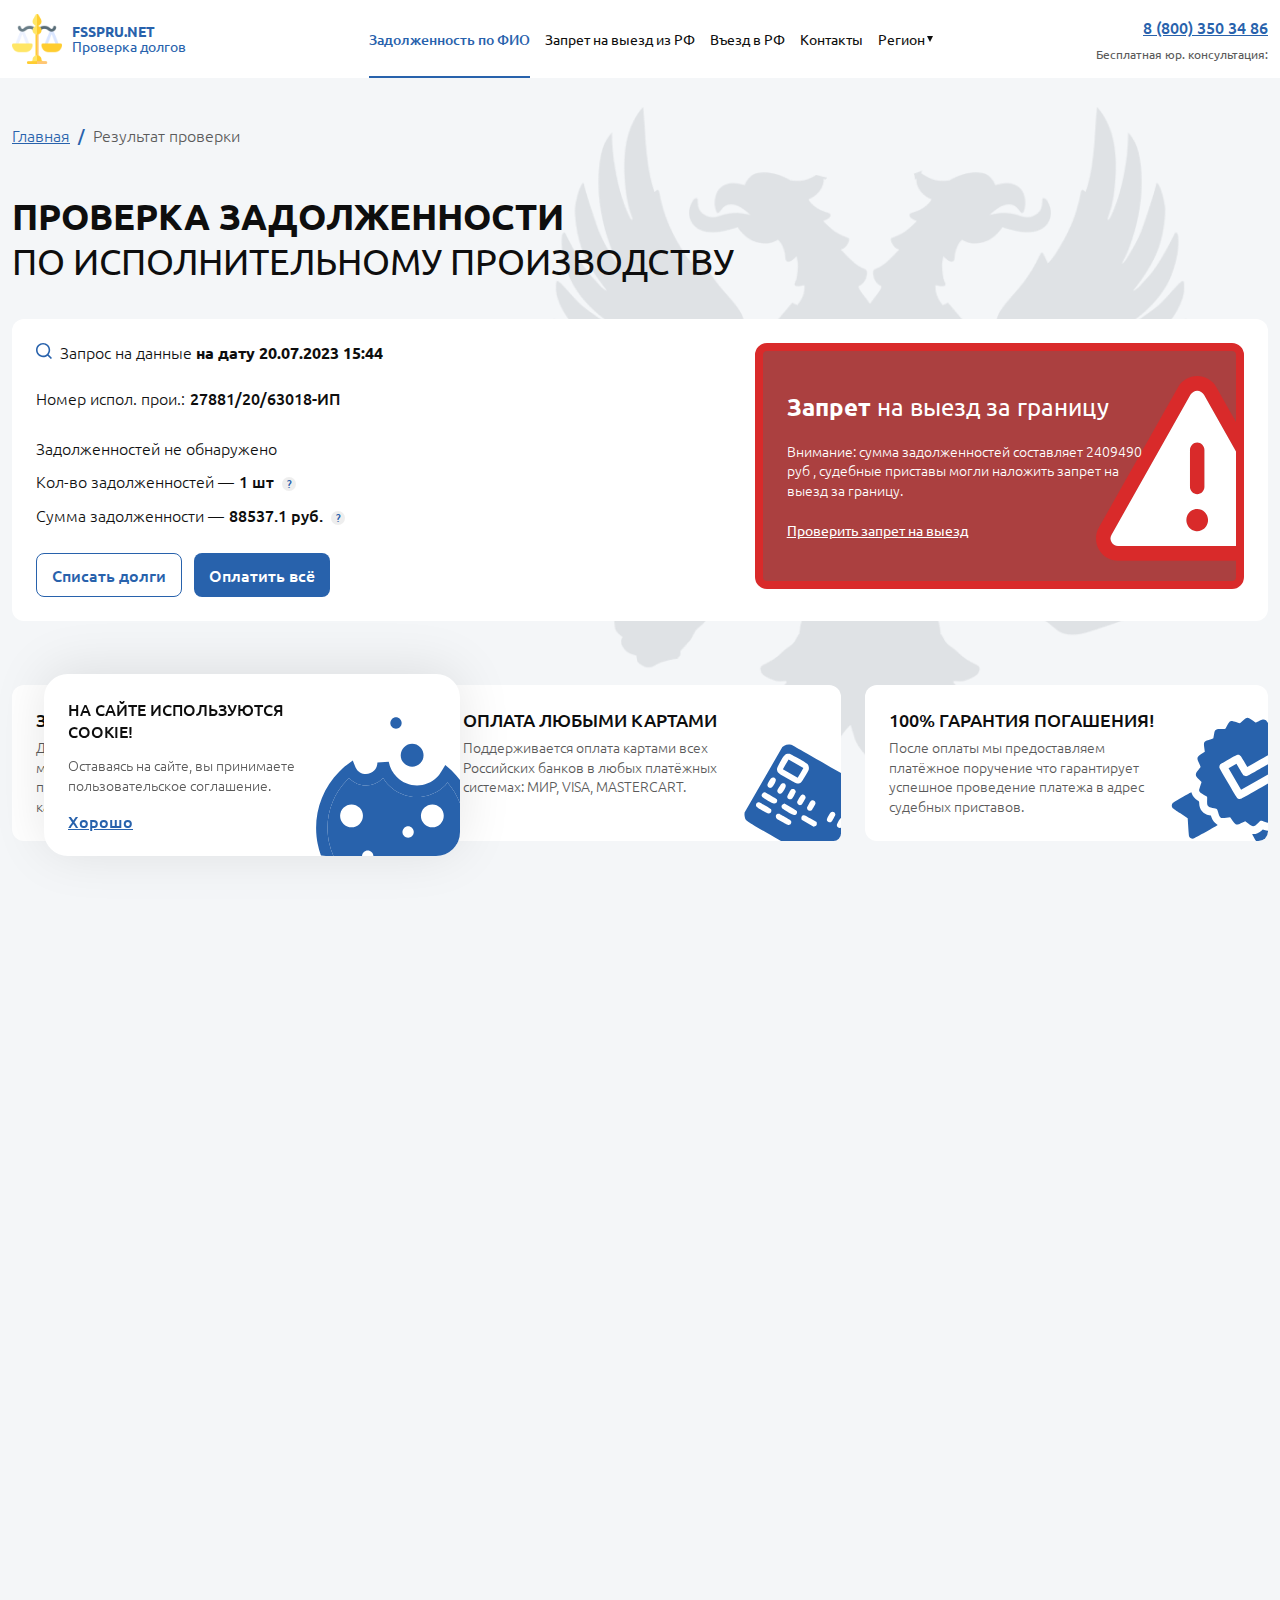
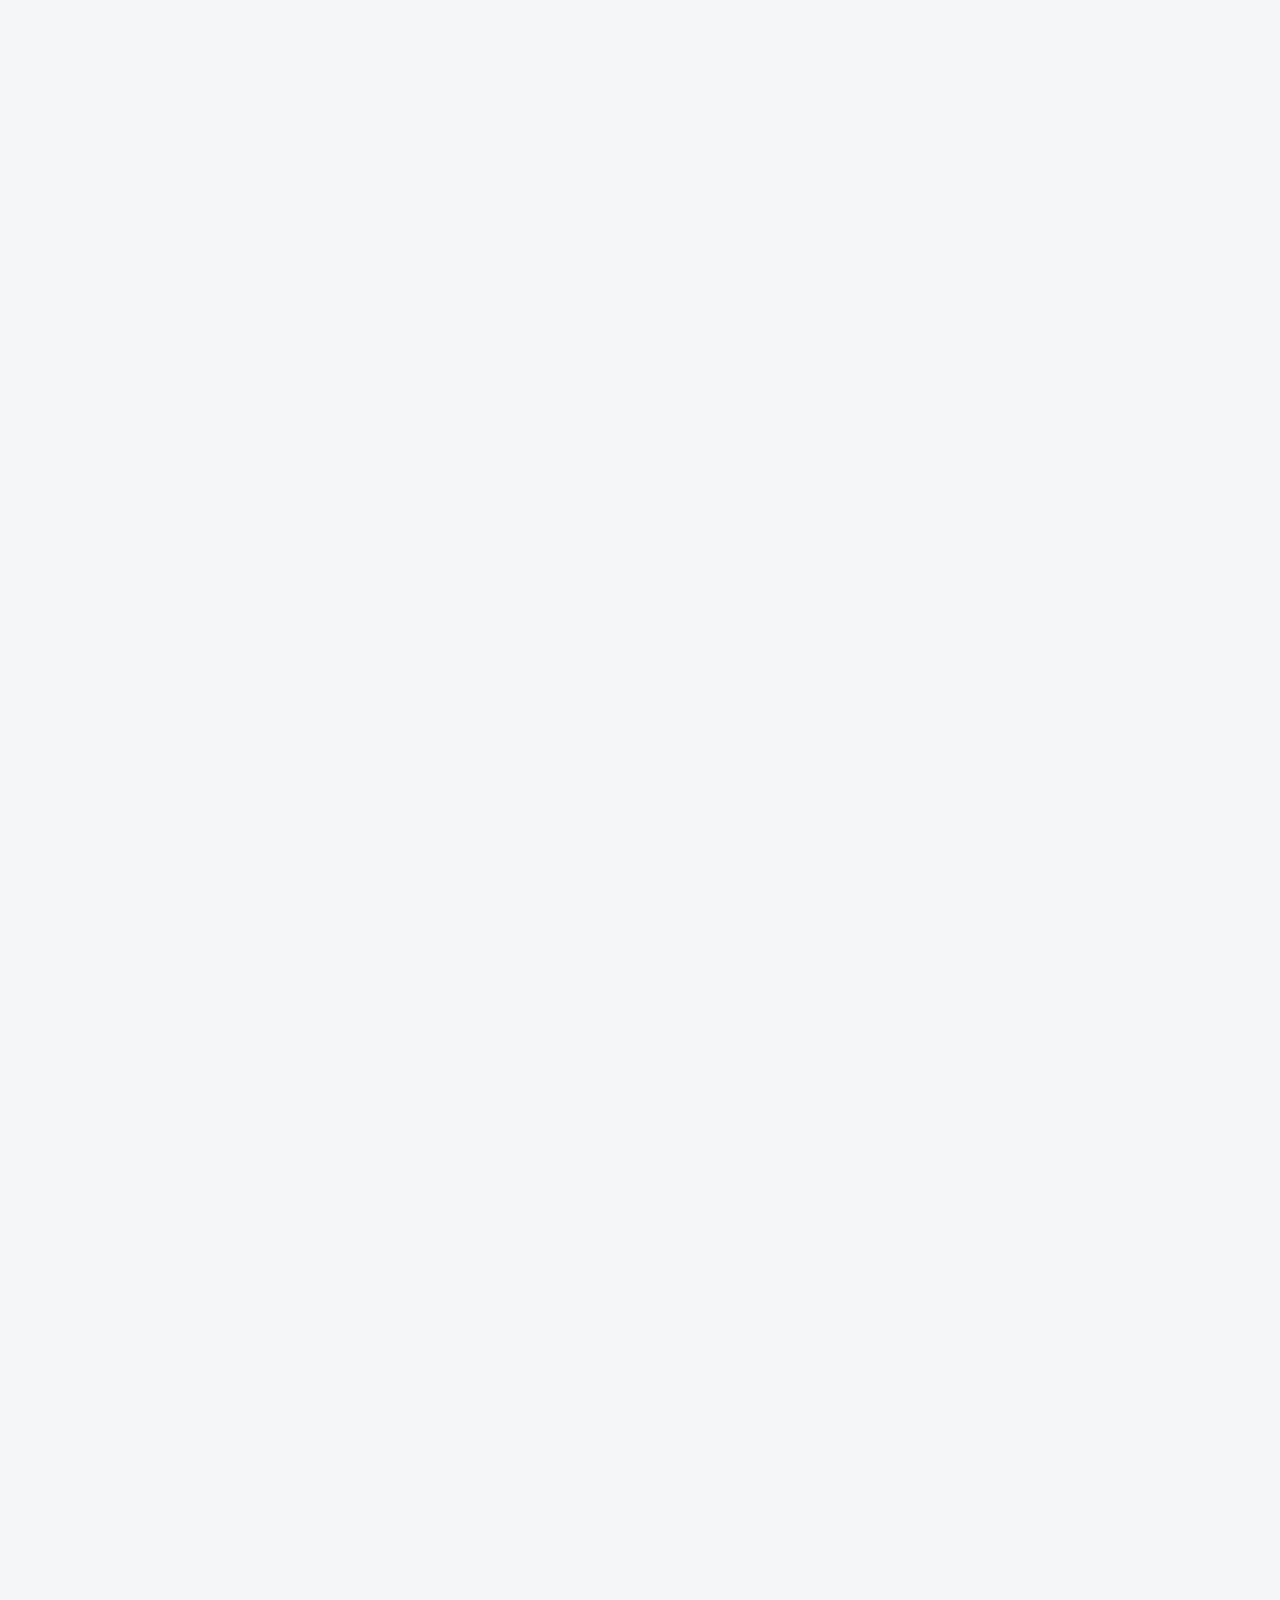
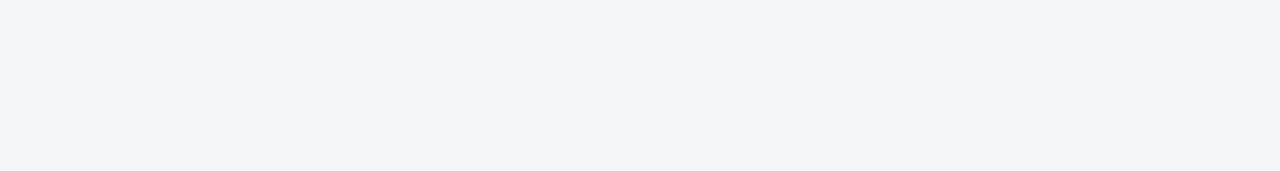
<file: sartaeva-olga-proceedings.html>
<!DOCTYPE html>
<html lang="ru">

<head>
	<meta charset="UTF-8">
	<meta http-equiv="X-UA-Compatible" content="IE=edge">
	<meta name="viewport" content="width=device-width, initial-scale=1.0">
	<title>Проверка долга по фамилии Сартаева - Официальные данные, проверка №7509847</title>
	<meta name="description"
		content="Онлайн проверка по региону Свердловская область, у приставов по ФИО Сартаева Ольга Алексеевна, онлайн с возможностью проверки запрета на выезд из РФ, у человека найдено более 5 задолженностей. Проверка n7509847">
	<meta name="keywords" content="ФИО, проверка задолженности по ФИО, задолженности ФИО">
	<meta property="og:title" content="Проверка долга по фамилии Сартаева - Официальные данные, проверка №7509847">
	<meta property="og:description"
		content="Онлайн проверка по региону Свердловская область, у приставов по ФИО Сартаева Ольга Алексеевна, онлайн с возможностью проверки запрета на выезд из РФ, у человека найдено более 5 задолженностей. Проверка n7509847">
	<meta property="og:type" content="website" />
	<meta property="og:url" content="https://fsspru.net/sartaeva-olga-n7509847" />
	<meta property="og:image" content="apple-touch-icon.png" />
	<link rel="shortcut icon" href="favicon.ico">
	<link rel="apple-touch-icon" sizes="144x144" href="apple-touch-icon.png">
	<link rel="icon" type="image/png" sizes="32x32" href="favicon-32x32.png">
	<link rel="icon" type="image/png" sizes="16x16" href="favicon-16x16.png">
	<link rel="manifest" href="site.webmanifest.txt">
	<link rel="mask-icon" href="safari-pinned-tab.svg" color="#5bbad5">
	<meta name="msapplication-TileColor" content="#da532c">
	<meta name="theme-color" content="#ffffff">
	<script type="application/ld+json">
    {
      "@context": "https://schema.org",
      "@type": "Organization",
      "url": "https://fsspru.net/sartaeva-olga-n7509847.html",
      "logo": "https://fsspru.net/img/logo.png"
    }
  </script>

	<!-- add plugins css -->
	<link rel="stylesheet" href="css/bootstrap.min.css">
	<link rel="stylesheet" href="css/slick.css">
	<!-- add plugins css end -->

	<link rel="stylesheet" href="css/style.css">
	<link rel="stylesheet" href="css/header.css">
	<link rel="stylesheet" href="css/footer.css">
	<link rel="stylesheet" href="css/departure.css">
	<link rel="stylesheet" href="css/result.css">
	<link rel="stylesheet" href="css/media.css">
</head>

<body>

	<div class="wrapperPlashka">
		<div class="container">
			<div class="row">
				<div class="col-12 d-flex align-items-center flex-wrap">
					<ul class="wrapperPlashkaInfo my-ul">
						<li>
							<p><strong>
									Выбранно к оплате:
								</strong><span id="debt-amount">
									<strong class="color-accent">1</strong> шт
								</span></p>
						</li>
						<li>
							<p><strong>
									Общая сумма к оплате:
								</strong><span id="debt-sum">
									<strong class="color-accent">20 0000</strong> руб.
								</span></p>
						</li>
					</ul>

					<div class="safeConnection">
						<span>Защищенное соединение</span>
					</div>
		
					<button class="btn btn-accent btnCheckBan">Оплатить</button>
				</div>
			</div>
		</div>
	</div>

	<div class="overlay-bg"></div>
	<nav class="navbar navbar-expand-lg navbar-light fixed-top navbar-header">
		<div class="wrapperHeader">
			<div class="wrapperLogoAndBtn">
				<a class="navbar-brand wrapperLogo" href="index.html">
					<img src="img/logotip.png" class="logo" alt loading="lazy">
					<div class="textHeader">
						<strong>FSSPRU.NET</strong>
						<br>Проверка долгов
					</div>
				</a>
				<button class="navbar-toggler collapsed" type="button" data-toggle="collapse" data-target="#navbarText"
					aria-controls="navbarText" aria-expanded="false" aria-label="Toggle navigation">
					<span class="navbar-toggler-icon"></span>
				</button>
			</div>
			<div class="collapse navbar-collapse justify-content-between" id="navbarText">
				<ul class="nav navbar-nav wrapperLinksHeader align-items-center justify-content-between">
					<li class="nav-item"><a class="nav-link itemHeader active" href="index.html">Задолженность по ФИО</a></li>
					<li class="nav-item"><a class="nav-link itemHeader" href="proverit-zapret-na-vyezd-za-granitsu.html">Запрет на
							выезд из РФ</a></li>
					<li class="nav-item"><a class="nav-link itemHeader" href="proverit-zapret-na-vezd-v-rf.html">Въезд в РФ</a>
					</li>
					<li class="nav-item"><a class="nav-link itemHeader" href="kontakty.html">Контакты</a></li>
					<li class="nav-item dropdown"><a class="nav-link itemHeader dropdown-toggle" href="index.html#"
							data-toggle="dropdown">Регион
							<!-- <span class="caret"></span> -->
						</a>
						<div id="w2" class="dropdown-menu-left dropdown-menu">
							<div class="scroll-vertical">
								<a class="dropdown-item" href="region/altayskiy-kray.html">Алтайский край</a>
								<a class="dropdown-item" href="region/amurskaya-oblast.html">Амурская область</a>
								<a class="dropdown-item" href="region/arkhangelskaya-oblast.html">Архангельская область</a>
								<a class="dropdown-item" href="region/astrakhanskaya-oblast.html">Астраханская область</a>
								<a class="dropdown-item" href="region/belgorodskaya-oblast.html">Белгородская область</a>
								<a class="dropdown-item" href="region/bryanskaya-oblast.html">Брянская область</a>
								<a class="dropdown-item" href="region/vladimirskaya-oblast.html">Владимирская область</a>
								<a class="dropdown-item" href="region/volgogradskaya-oblast.html">Волгоградская область</a>
								<a class="dropdown-item" href="region/vologodskaya-oblast.html">Вологодская область</a>
								<a class="dropdown-item" href="region/voronezhskaya-oblast.html">Воронежская область</a>
								<a class="dropdown-item" href="region/yevreyskaya-avtonomnaya-oblast.html">Еврейская А.обл.</a>
								<a class="dropdown-item" href="region/zabaykalskiy-kray.html">Забайкальский край</a>
								<a class="dropdown-item" href="region/ivanovskaya-oblast.html">Ивановская область</a>
								<a class="dropdown-item" href="region/irkutskaya-oblast.html">Иркутская область</a>
								<a class="dropdown-item" href="region/kabardino-balkarskaya-respublika.html">Кабардино-Балкарская
									Республика</a>
								<a class="dropdown-item" href="region/kaliningradskaya-oblast.html">Калининградская область</a>
								<a class="dropdown-item" href="region/kaluzhskaya-oblast.html">Калужская область</a>
								<a class="dropdown-item" href="region/kamchatskiy-kray.html">Камчатский край</a>
								<a class="dropdown-item" href="region/karachayevo-cherkesskaya-respublika.html">Карачаево-Черкесская
									Республика</a>
								<a class="dropdown-item" href="region/kemerovskaya-oblast.html">Кемеровская область</a>
								<a class="dropdown-item" href="region/kirovskaya-oblast.html">Кировская область</a>
								<a class="dropdown-item" href="region/kostromskaya-oblast.html">Костромская область</a>
								<a class="dropdown-item" href="region/krasnodarskiy-kray.html">Краснодарский край</a>
								<a class="dropdown-item" href="region/krasnoyarskiy-kray.html">Красноярский край</a>
								<a class="dropdown-item" href="region/kurganskaya-oblast.html">Курганская область</a>
								<a class="dropdown-item" href="region/kurskaya-oblast.html">Курская область</a>
								<a class="dropdown-item" href="region/leningradskaya-oblast.html">Ленинградская область</a>
								<a class="dropdown-item" href="region/lipetskaya-oblast.html">Липецкая область</a>
								<a class="dropdown-item" href="region/magadanskaya-oblast.html">Магаданская область</a>
								<a class="dropdown-item" href="region/moskva.html">Москва</a>
								<a class="dropdown-item" href="region/moskovskaya-oblast.html">Московская область</a>
								<a class="dropdown-item" href="region/murmanskaya-oblast.html">Мурманская область</a>
								<a class="dropdown-item" href="region/nenetskiy-avtonomnyy-okrug.html">Ненецкий АО</a>
								<a class="dropdown-item" href="region/nizhegorodskaya-oblast.html">Нижегородская область</a>
								<a class="dropdown-item" href="region/novgorodskaya-oblast.html">Новгородская область</a>
								<a class="dropdown-item" href="region/novosibirskaya-oblast.html">Новосибирская область</a>
								<a class="dropdown-item" href="region/omskaya-oblast.html">Омская область</a>
								<a class="dropdown-item" href="region/orenburgskaya-oblast.html">Оренбургская область</a>
								<a class="dropdown-item" href="region/orlovskaya-oblast.html">Орловская область</a>
								<a class="dropdown-item" href="region/penzenskaya-oblast.html">Пензенская область</a>
								<a class="dropdown-item" href="region/permskiy-kray.html">Пермский край</a>
								<a class="dropdown-item" href="region/primorskiy-kray.html">Приморский край</a>
								<a class="dropdown-item" href="region/pskovskaya-oblast.html">Псковская область</a>
								<a class="dropdown-item" href="region/adygey-respublika.html">Республика Адыгея (Адыгея)</a>
								<a class="dropdown-item" href="region/altay-respublika.html">Республика Алтай</a>
								<a class="dropdown-item" href="region/bashkortostan-respublika.html">Республика Башкортостан</a>
								<a class="dropdown-item" href="region/buryatiya-respublika.html">Республика Бурятия</a>
								<a class="dropdown-item" href="region/dagestan-respublika.html">Республика Дагестан</a>
								<a class="dropdown-item" href="region/ingushetiya-respublika.html">Республика Ингушетия</a>
								<a class="dropdown-item" href="region/kalmykiya-respublika.html">Республика Калмыкия</a>
								<a class="dropdown-item" href="region/kareliya-respublika.html">Республика Карелия</a>
								<a class="dropdown-item" href="region/komi-respublika.html">Республика Коми</a>
								<a class="dropdown-item" href="region/avtonomnaya-respublika-krym.html">Республика Крым</a>
								<a class="dropdown-item" href="region/mariy-el-respublika.html">Республика Марий Эл</a>
								<a class="dropdown-item" href="region/mordoviya-respublika.html">Республика Мордовия</a>
								<a class="dropdown-item" href="region/saha-respublika.html">Республика Саха (Якутия)</a>
								<a class="dropdown-item" href="region/severnaya-osetiya-respublika.html">Республика Северная Осетия</a>
								<a class="dropdown-item" href="region/tatarstan-respublika.html">Республика Татарстан</a>
								<a class="dropdown-item" href="region/tyva-respublika.html">Республика Тыва</a>
								<a class="dropdown-item" href="region/khakasiya-respublika.html">Республика Хакасия</a>
								<a class="dropdown-item" href="region/rostovskaya-oblast.html">Ростовская область</a>
								<a class="dropdown-item" href="region/ryazanskaya-oblast.html">Рязанская область</a>
								<a class="dropdown-item" href="region/samarskaya-oblast.html">Самарская область</a>
								<a class="dropdown-item" href="region/sankt-peterburg.html">Санкт-Петербург</a>
								<a class="dropdown-item" href="region/saratovskaya-oblast.html">Саратовская область</a>
								<a class="dropdown-item" href="region/sakhalinskaya-oblast.html">Сахалинская область</a>
								<a class="dropdown-item" href="region/sverdlovskaya-oblast.html">Свердловская область</a>
								<a class="dropdown-item" href="region/sevastopol.html">Севастополь</a>
								<a class="dropdown-item" href="region/smolenskaya-oblast.html">Смоленская область</a>
								<a class="dropdown-item" href="region/stavropolskiy-kray.html">Ставропольский край</a>
								<a class="dropdown-item" href="region/tambovskaya-oblast.html">Тамбовская область</a>
								<a class="dropdown-item" href="region/tverskaya-oblast.html">Тверская область</a>
								<a class="dropdown-item" href="region/tomskaya-oblast.html">Томская область</a>
								<a class="dropdown-item" href="region/tulskaya-oblast.html">Тульская область</a>
								<a class="dropdown-item" href="region/tyumenskaya-oblast.html">Тюменская область</a>
								<a class="dropdown-item" href="region/udmurtskaya-respublika.html">Удмуртская Республика</a>
								<a class="dropdown-item" href="region/ulyanovskaya-oblast.html">Ульяновская область</a>
								<a class="dropdown-item" href="region/khabarovskiy-kray.html">Хабаровский край</a>
								<a class="dropdown-item" href="region/khanty-mansiyskiy-avtonomnyy-okrug.html">Ханты-Мансийский АО</a>
								<a class="dropdown-item" href="region/chelyabinskaya-oblast.html">Челябинская область</a>
								<a class="dropdown-item" href="region/chechenskaya-respublika.html">Чеченская Республика</a>
								<a class="dropdown-item" href="region/chuvashskaya-respublika.html">Чувашская Республика</a>
								<a class="dropdown-item" href="region/chukotskiy-avtonomnyy-okrug.html">Чукотский АО</a>
								<a class="dropdown-item" href="region/yamalo-nenetskiy-avtonomnyy-okrug.html">Ямало-Ненецкий АО</a>
								<a class="dropdown-item" href="region/yaroslavskaya-oblast.html">Ярославская область</a>
							</div>
						</div>
					</li>
				</ul>
				<div class="phoneHeader">
					<a href="tel:88003503486">8 (800) 350 34 86</a>
					<span>Бесплатная юр. консультация:</span>
				</div>
			</div>
		</div>
	</nav>

	<div class="mainWrapper">
		<div class="content">
			<div class="page-result">
				<div class="container">
					<div class="row">
						<div class="col-12">
							<ul class="breadcrumbs my-ul">
								<li><a href="index.html">Главная</a></li>
								<li><span>Результат проверки</span></li>
							</ul>
						</div>

						<div class="col-12 col-lg-7">
							<h1 class="titleHome"><strong>Проверка задолженности</strong> по исполнительному производству</h1>
						</div>
						<div class="col-12">
							<div class="cardWhite general-box">
								<div class="row">
									<div class="col-12 col-lg-7">
										<div class="infoDebts">
											<div class="h4"><img src="img/poisk.svg" class="icoTravelBan" alt="">Запрос на данные <strong>на
													дату 20.07.2023
													15:44</strong></div>
											<div class="row">
												<div class="col-12">
													<div class="box-text">
														<ul class="my-ul">
															<li>
																<p><span>Номер испол. прои.:</span><strong>27881/20/63018-ИП</strong></p>
															</li>
														</ul>
														<ul class="my-ul">
															<li>
																<p>Задолженностей не обнаружено</p>
															</li>
															<li>
																<p><span>Кол-во задолженностей —</span><strong>1 шт</strong><span
																		class="tooltip-wrapper"><span class="btn-tooptip">?</span><span
																			class="tooltip-box"><span class="tooltip-box__close"></span>Укажите
																			один из
																			вариантов: регион проживания, временного нахождения или постоянной
																			регистрации!</span></span></p>
															</li>
															<li>
																<p><span>Сумма задолженности —</span><strong>88537.1 руб.</strong><span
																		class="tooltip-wrapper"><span class="btn-tooptip">?</span><span
																			class="tooltip-box"><span class="tooltip-box__close"></span>Укажите
																			один из
																			вариантов: регион проживания, временного нахождения или постоянной
																			регистрации!</span></span></p>
															</li>
														</ul>
													</div>
												</div>
											</div>

											<div class="btn-group">
												<!-- <a href="proverit-zapret-na-vezd-v-rf.html" class="btn btn-border linksNewRequest">
													<svg class="svg-icon">
														<use xlink:href="img/sprite.svg#prev"></use>
													</svg>
													<span>Сделать новый запрос</span>
												</a> -->

												<a href="#" class="btn btn-border btnCheckBan2" id="feedot--quiz-button-popup--19861"
													data-toggle="modal" data-target="#debitModal">Списать долги</a>

												<a href="#" class="btn btn-accent btnCheckBan">Оплатить всё</a>
											</div>

										</div>
									</div>

									<div class="col-12 col-lg-5">
										<div class="wrapperWarningZapret">
											<div class="h3"><strong>Запрет</strong> на выезд за границу</div>
											<div class="box-text">
												<p>Внимание: сумма задолженностей составляет 2409490 руб , судебные приставы могли наложить
													запрет на выезд за
													границу.</p>
											</div>
											<a href="#checkBlock" class="color-white linkCheckBan go_to">Проверить запрет на выезд</a>
										</div>
									</div>
								</div>
							</div>
						</div>
					</div>
				</div>
			</div>

			<div class="advantages-section">
				<div class="container">
					<div class="row">
						<div class="col-12 col-sm-6 col-lg-4 mb-24">
							<div class="advantages-card">
								<div class="advantages-card__img"><img src="img/advantages-icon1.png" alt="Запрос к базам данных ФССП"></div>
								<div class="advantages-card__body">
									<div class="h3"><img src="img/adv-icon1.png" alt="Запрос к базам данных ФССП"
											class="d-block d-lg-none">Запрос к базам данных ФССП</div>
									<div class="box-text">
										<p>Для того чтобы узнать задолженность - мы делаем запрос в службу судебных приставов и получаем
											информацию по каждому
											начислению онлайн.</p>
									</div>
								</div>
							</div>
						</div>
						<div class="col-12 col-sm-6 col-lg-4 mb-24">
							<div class="advantages-card">
								<div class="advantages-card__img"><img src="img/advantages-icon2.svg" alt="Оплата любыми картами"></div>
								<div class="advantages-card__body">
									<div class="h3"><img src="img/adv-icon2.svg" alt="Оплата любыми картами" class="d-block d-lg-none">Оплата
										любыми картами</div>
									<div class="box-text">
										<p>Поддерживается оплата картами всех Российских банков в любых платёжных системах: МИР, VISA,
											MASTERCART.</p>
									</div>
								</div>
							</div>
						</div>
						<div class="col-12 col-sm-6 col-lg-4 mb-24">
							<div class="advantages-card">
								<div class="advantages-card__img"><img src="img/advantages-icon3.svg" alt="100% гарантия погашения!"></div>
								<div class="advantages-card__body">
									<div class="h3"><img src="img/adv-icon3.svg" alt="100% гарантия погашения!" class="d-block d-lg-none">100%
										гарантия погашения!</div>
									<div class="box-text">
										<p>После оплаты мы предоставляем платёжное поручение что гарантирует успешное проведение платежа
											в адрес судебных
											приставов.</p>
									</div>
								</div>
							</div>
						</div>
					</div>
				</div>
			</div>

			<section class="information-credits">
				<div class="container">
					<div class="row">
						<div class="col-12">
							<h2 class="titleHome"><strong>Информация</strong> по задолженностям</h2>
						</div>
					</div>

					<div class="row">
						<div class="col-12 col-lg-6">
							<div class="departmens-box">
								<div class="departmens-box__head">
									<div class="departmens-box__title">Здолженность по 264158/23/860018 от 02.06.2023</div>
									<a href="#" class="add-payment">Добавить к оплате</a>
								</div>
								<div class="departmens-box__body">
									<div class="departmens-box-item">
										<div class="departmens-box-item__title">
											<div class="h3">Должник</div>
										</div>
										<div class="departmens-box-item__body">
											<div class="box-text">
												<p>МАЛАХОВА ЯНА ДАМИРОВНА 15.08.1985 456600, РОССИЯ, ЧЕЛЯБИНСКАЯ ОБЛ.,Г. КОПЕЙСК</p>
											</div>
										</div>
									</div>
									<div class="departmens-box-item">
										<div class="departmens-box-item__title">
											<div class="h3">Исполнит. производство</div>
										</div>
										<div class="departmens-box-item__body">
											<div class="box-text">
												<p>84083/17/74046-ИП от 29.09.2017</p>
											</div>
										</div>
									</div>
									<div class="departmens-box-item departmens-box-item-credit">
										<div class="departmens-box-item__title">
											<div class="h3">Размер задолженности:</div>
										</div>
										<div class="departmens-box-item__body">
											<div class="departmens-box__sum">
												<div class="sum-value">50457.6 руб.</div>
												<label class="form-check-label form-check-label-payment">
													<input type="checkbox" name="checkbox">
													<span class="checkbox-custom"></span>
													<span class="checkbox-text">Оплатить частично</span>
												</label>
											</div>
										</div>
									</div>
									<div class="departmens-box-item departmens-box-item-checked">
										<div class="departmens-box-item__title">
											<div class="h3">Оплачиваемая сумма</div>
										</div>
										<div class="departmens-box-item__body">
											<form method="post" class="departmens-box-form">
												<label><input type="text" placeholder="Введите сумму" required name="sum"></label>
												<a href="#" class="checked-form"><img src="img/checked-form.svg" alt=""></a>
											</form>
											<div class="sum-value sum-value-paid">50457.6 руб.</div>
											<a href="#" class="sum-value-edit"><img src="img/pencil.svg" alt="Редактировать сумму"></a>
										</div>
									</div>
									<div class="departmens-box-item">
										<div class="departmens-box-item__title">
											<div class="h3">Реквизиты исполнительного документа</div>
										</div>
										<div class="departmens-box-item__body">
											<div class="box-text">
												<p>84083/17/74046-ИП от 29.09.2017</p>
											</div>
										</div>
									</div>
									<div class="departmens-box-item">
										<div class="departmens-box-item__title">
											<div class="h3">Отдел судебных приставов</div>
										</div>
										<div class="departmens-box-item__body">
											<div class="box-text">
												<p>Копейский ГОСП ГУФССП России по Челябинской области 456623, Россия, Челябинская обл.
													г. Копейск,
													Коммунистический
													пр-кт,д. 37А,4</p>
											</div>
										</div>
									</div>
									<div class="departmens-box-item">
										<div class="departmens-box-item__title">
											<div class="h3">Судебный пристав -исполнитель</div>
										</div>
										<div class="departmens-box-item__body">
											<div class="box-text">
												<p>ЗАХАРОВА Н. С. +73512553414</p>
											</div>
										</div>
									</div>
									<div class="departmens-box-item">
										<div class="departmens-box-item__title">
											<div class="h3">Предмет исполнения, сумма непогашенной задолженности</div>
										</div>
										<div class="departmens-box-item__body">
											<div class="box-text">
												<p>Задолженность по кредитным платежам (кроме ипотеки): 50 457,6 ₽</p>
											</div>
										</div>
									</div>

								</div>
							</div>
							<div class="departmens-box">
								<div class="departmens-box__head">
									<div class="departmens-box__title">Здолженность по 264158/23/860018 от 02.06.2023</div>
									<a href="#" class="add-payment">Добавить к оплате</a>
								</div>
								<div class="departmens-box__body">
									<div class="departmens-box-item">
										<div class="departmens-box-item__title">
											<div class="h3">Должник</div>
										</div>
										<div class="departmens-box-item__body">
											<div class="box-text">
												<p>МАЛАХОВА ЯНА ДАМИРОВНА 15.08.1985 456600, РОССИЯ, ЧЕЛЯБИНСКАЯ ОБЛ.,Г. КОПЕЙСК</p>
											</div>
										</div>
									</div>
									<div class="departmens-box-item">
										<div class="departmens-box-item__title">
											<div class="h3">Исполнит. производство</div>
										</div>
										<div class="departmens-box-item__body">
											<div class="box-text">
												<p>84083/17/74046-ИП от 29.09.2017</p>
											</div>
										</div>
									</div>
									<div class="departmens-box-item departmens-box-item-credit">
										<div class="departmens-box-item__title">
											<div class="h3">Размер задолженности:</div>
										</div>
										<div class="departmens-box-item__body">
											<div class="departmens-box__sum">
												<div class="sum-value">50457.6 руб.</div>
												<label class="form-check-label form-check-label-payment">
													<input type="checkbox" name="checkbox">
													<span class="checkbox-custom"></span>
													<span class="checkbox-text">Оплатить частично</span>
												</label>
											</div>
										</div>
									</div>
									<div class="departmens-box-item departmens-box-item-checked">
										<div class="departmens-box-item__title">
											<div class="h3">Оплачиваемая сумма</div>
										</div>
										<div class="departmens-box-item__body">
											<form method="post" class="departmens-box-form">
												<label><input type="text" placeholder="Введите сумму" required name="sum"></label>
												<a href="#" class="checked-form"><img src="img/checked-form.svg" alt=""></a>
											</form>
											<div class="sum-value sum-value-paid">50457.6 руб.</div>
											<a href="#" class="sum-value-edit"><img src="img/pencil.svg" alt="Редактировать сумму"></a>
										</div>
									</div>
									<div class="departmens-box-item">
										<div class="departmens-box-item__title">
											<div class="h3">Реквизиты исполнительного документа</div>
										</div>
										<div class="departmens-box-item__body">
											<div class="box-text">
												<p>84083/17/74046-ИП от 29.09.2017</p>
											</div>
										</div>
									</div>
									<div class="departmens-box-item">
										<div class="departmens-box-item__title">
											<div class="h3">Отдел судебных приставов</div>
										</div>
										<div class="departmens-box-item__body">
											<div class="box-text">
												<p>Копейский ГОСП ГУФССП России по Челябинской области 456623, Россия, Челябинская обл.
													г. Копейск,
													Коммунистический
													пр-кт,д. 37А,4</p>
											</div>
										</div>
									</div>
									<div class="departmens-box-item">
										<div class="departmens-box-item__title">
											<div class="h3">Судебный пристав -исполнитель</div>
										</div>
										<div class="departmens-box-item__body">
											<div class="box-text">
												<p>ЗАХАРОВА Н. С. +73512553414</p>
											</div>
										</div>
									</div>
									<div class="departmens-box-item">
										<div class="departmens-box-item__title">
											<div class="h3">Предмет исполнения, сумма непогашенной задолженности</div>
										</div>
										<div class="departmens-box-item__body">
											<div class="box-text">
												<p>Задолженность по кредитным платежам (кроме ипотеки): 50 457,6 ₽</p>
											</div>
										</div>
									</div>

								</div>
							</div>
							<div class="departmens-box">
								<div class="departmens-box__head">
									<div class="departmens-box__title">Здолженность по 264158/23/860018 от 02.06.2023</div>
									<a href="#" class="add-payment">Добавить к оплате</a>
								</div>
								<div class="departmens-box__body">
									<div class="departmens-box-item">
										<div class="departmens-box-item__title">
											<div class="h3">Должник</div>
										</div>
										<div class="departmens-box-item__body">
											<div class="box-text">
												<p>МАЛАХОВА ЯНА ДАМИРОВНА 15.08.1985 456600, РОССИЯ, ЧЕЛЯБИНСКАЯ ОБЛ.,Г. КОПЕЙСК</p>
											</div>
										</div>
									</div>
									<div class="departmens-box-item">
										<div class="departmens-box-item__title">
											<div class="h3">Исполнит. производство</div>
										</div>
										<div class="departmens-box-item__body">
											<div class="box-text">
												<p>84083/17/74046-ИП от 29.09.2017</p>
											</div>
										</div>
									</div>
								<div class="departmens-box-item departmens-box-item-credit">
									<div class="departmens-box-item__title">
										<div class="h3">Размер задолженности:</div>
									</div>
									<div class="departmens-box-item__body">
										<div class="departmens-box__sum">
											<div class="sum-value">50457.6 руб.</div>
											<label class="form-check-label form-check-label-payment">
												<input type="checkbox" name="checkbox">
												<span class="checkbox-custom"></span>
												<span class="checkbox-text">Оплатить частично</span>
											</label>
										</div>
									</div>
								</div>
								<div class="departmens-box-item departmens-box-item-checked">
									<div class="departmens-box-item__title">
										<div class="h3">Оплачиваемая сумма</div>
									</div>
									<div class="departmens-box-item__body">
										<form method="post" class="departmens-box-form">
											<label><input type="text" placeholder="Введите сумму" required name="sum"></label>
											<a href="#" class="checked-form"><img src="img/checked-form.svg" alt=""></a>
										</form>
										<div class="sum-value sum-value-paid">50457.6 руб.</div>
										<a href="#" class="sum-value-edit"><img src="img/pencil.svg" alt="Редактировать сумму"></a>
									</div>
								</div>
									<div class="departmens-box-item">
										<div class="departmens-box-item__title">
											<div class="h3">Реквизиты исполнительного документа</div>
										</div>
										<div class="departmens-box-item__body">
											<div class="box-text">
												<p>84083/17/74046-ИП от 29.09.2017</p>
											</div>
										</div>
									</div>
									<div class="departmens-box-item">
										<div class="departmens-box-item__title">
											<div class="h3">Отдел судебных приставов</div>
										</div>
										<div class="departmens-box-item__body">
											<div class="box-text">
												<p>Копейский ГОСП ГУФССП России по Челябинской области 456623, Россия, Челябинская обл.
													г. Копейск,
													Коммунистический
													пр-кт,д. 37А,4</p>
											</div>
										</div>
									</div>
									<div class="departmens-box-item">
										<div class="departmens-box-item__title">
											<div class="h3">Судебный пристав -исполнитель</div>
										</div>
										<div class="departmens-box-item__body">
											<div class="box-text">
												<p>ЗАХАРОВА Н. С. +73512553414</p>
											</div>
										</div>
									</div>
									<div class="departmens-box-item">
										<div class="departmens-box-item__title">
											<div class="h3">Предмет исполнения, сумма непогашенной задолженности</div>
										</div>
										<div class="departmens-box-item__body">
											<div class="box-text">
												<p>Задолженность по кредитным платежам (кроме ипотеки): 50 457,6 ₽</p>
											</div>
										</div>
									</div>

								</div>
							</div>
						</div>
						<div class="col-12 col-lg-6">
							<div class="departmens-box">
								<div class="departmens-box__head">
									<div class="departmens-box__title">Здолженность по 264158/23/860018 от 02.06.2023</div>
									<a href="#" class="add-payment">Добавить к оплате</a>
								</div>
								<div class="departmens-box__body">
									<div class="departmens-box-item">
										<div class="departmens-box-item__title">
											<div class="h3">Должник</div>
										</div>
										<div class="departmens-box-item__body">
											<div class="box-text">
												<p>МАЛАХОВА ЯНА ДАМИРОВНА 15.08.1985 456600, РОССИЯ, ЧЕЛЯБИНСКАЯ ОБЛ.,Г. КОПЕЙСК</p>
											</div>
										</div>
									</div>
									<div class="departmens-box-item">
										<div class="departmens-box-item__title">
											<div class="h3">Исполнит. производство</div>
										</div>
										<div class="departmens-box-item__body">
											<div class="box-text">
												<p>84083/17/74046-ИП от 29.09.2017</p>
											</div>
										</div>
									</div>
									<div class="departmens-box-item departmens-box-item-credit">
										<div class="departmens-box-item__title">
											<div class="h3">Размер задолженности:</div>
										</div>
										<div class="departmens-box-item__body">
											<div class="departmens-box__sum">
												<div class="sum-value">50457.6 руб.</div>
												<label class="form-check-label form-check-label-payment">
													<input type="checkbox" name="checkbox">
													<span class="checkbox-custom"></span>
													<span class="checkbox-text">Оплатить частично</span>
												</label>
											</div>
										</div>
									</div>
									<div class="departmens-box-item departmens-box-item-checked">
										<div class="departmens-box-item__title">
											<div class="h3">Оплачиваемая сумма</div>
										</div>
										<div class="departmens-box-item__body">
											<form method="post" class="departmens-box-form">
												<label><input type="text" placeholder="Введите сумму" required name="sum"></label>
												<a href="#" class="checked-form"><img src="img/checked-form.svg" alt=""></a>
											</form>
											<div class="sum-value sum-value-paid">50457.6 руб.</div>
											<a href="#" class="sum-value-edit"><img src="img/pencil.svg" alt="Редактировать сумму"></a>
										</div>
									</div>
									<div class="departmens-box-item">
										<div class="departmens-box-item__title">
											<div class="h3">Реквизиты исполнительного документа</div>
										</div>
										<div class="departmens-box-item__body">
											<div class="box-text">
												<p>84083/17/74046-ИП от 29.09.2017</p>
											</div>
										</div>
									</div>
									<div class="departmens-box-item">
										<div class="departmens-box-item__title">
											<div class="h3">Отдел судебных приставов</div>
										</div>
										<div class="departmens-box-item__body">
											<div class="box-text">
												<p>Копейский ГОСП ГУФССП России по Челябинской области 456623, Россия, Челябинская обл.
													г. Копейск,
													Коммунистический
													пр-кт,д. 37А,4</p>
											</div>
										</div>
									</div>
									<div class="departmens-box-item">
										<div class="departmens-box-item__title">
											<div class="h3">Судебный пристав -исполнитель</div>
										</div>
										<div class="departmens-box-item__body">
											<div class="box-text">
												<p>ЗАХАРОВА Н. С. +73512553414</p>
											</div>
										</div>
									</div>
									<div class="departmens-box-item">
										<div class="departmens-box-item__title">
											<div class="h3">Предмет исполнения, сумма непогашенной задолженности</div>
										</div>
										<div class="departmens-box-item__body">
											<div class="box-text">
												<p>Задолженность по кредитным платежам (кроме ипотеки): 50 457,6 ₽</p>
											</div>
										</div>
									</div>

								</div>
							</div>
							<div class="departmens-box">
								<div class="departmens-box__head">
									<div class="departmens-box__title">Здолженность по 264158/23/860018 от 02.06.2023</div>
									<a href="#" class="add-payment">Добавить к оплате</a>
								</div>
								<div class="departmens-box__body">
									<div class="departmens-box-item">
										<div class="departmens-box-item__title">
											<div class="h3">Должник</div>
										</div>
										<div class="departmens-box-item__body">
											<div class="box-text">
												<p>МАЛАХОВА ЯНА ДАМИРОВНА 15.08.1985 456600, РОССИЯ, ЧЕЛЯБИНСКАЯ ОБЛ.,Г. КОПЕЙСК</p>
											</div>
										</div>
									</div>
									<div class="departmens-box-item">
										<div class="departmens-box-item__title">
											<div class="h3">Исполнит. производство</div>
										</div>
										<div class="departmens-box-item__body">
											<div class="box-text">
												<p>84083/17/74046-ИП от 29.09.2017</p>
											</div>
										</div>
									</div>
									<div class="departmens-box-item departmens-box-item-credit">
										<div class="departmens-box-item__title">
											<div class="h3">Размер задолженности:</div>
										</div>
										<div class="departmens-box-item__body">
											<div class="departmens-box__sum">
												<div class="sum-value">50457.6 руб.</div>
												<label class="form-check-label form-check-label-payment">
													<input type="checkbox" name="checkbox">
													<span class="checkbox-custom"></span>
													<span class="checkbox-text">Оплатить частично</span>
												</label>
											</div>
										</div>
									</div>
									<div class="departmens-box-item departmens-box-item-checked">
										<div class="departmens-box-item__title">
											<div class="h3">Оплачиваемая сумма</div>
										</div>
										<div class="departmens-box-item__body">
											<form method="post" class="departmens-box-form">
												<label><input type="text" placeholder="Введите сумму" required name="sum"></label>
												<a href="#" class="checked-form"><img src="img/checked-form.svg" alt=""></a>
											</form>
											<div class="sum-value sum-value-paid">50457.6 руб.</div>
											<a href="#" class="sum-value-edit"><img src="img/pencil.svg" alt="Редактировать сумму"></a>
										</div>
									</div>
									<div class="departmens-box-item">
										<div class="departmens-box-item__title">
											<div class="h3">Реквизиты исполнительного документа</div>
										</div>
										<div class="departmens-box-item__body">
											<div class="box-text">
												<p>84083/17/74046-ИП от 29.09.2017</p>
											</div>
										</div>
									</div>
									<div class="departmens-box-item">
										<div class="departmens-box-item__title">
											<div class="h3">Отдел судебных приставов</div>
										</div>
										<div class="departmens-box-item__body">
											<div class="box-text">
												<p>Копейский ГОСП ГУФССП России по Челябинской области 456623, Россия, Челябинская обл.
													г. Копейск,
													Коммунистический
													пр-кт,д. 37А,4</p>
											</div>
										</div>
									</div>
									<div class="departmens-box-item">
										<div class="departmens-box-item__title">
											<div class="h3">Судебный пристав -исполнитель</div>
										</div>
										<div class="departmens-box-item__body">
											<div class="box-text">
												<p>ЗАХАРОВА Н. С. +73512553414</p>
											</div>
										</div>
									</div>
									<div class="departmens-box-item">
										<div class="departmens-box-item__title">
											<div class="h3">Предмет исполнения, сумма непогашенной задолженности</div>
										</div>
										<div class="departmens-box-item__body">
											<div class="box-text">
												<p>Задолженность по кредитным платежам (кроме ипотеки): 50 457,6 ₽</p>
											</div>
										</div>
									</div>

								</div>
							</div>
							<div class="departmens-box">
								<div class="departmens-box__head">
									<div class="departmens-box__title">Здолженность по 264158/23/860018 от 02.06.2023</div>
									<a href="#" class="add-payment">Добавить к оплате</a>
								</div>
								<div class="departmens-box__body">
									<div class="departmens-box-item">
										<div class="departmens-box-item__title">
											<div class="h3">Должник</div>
										</div>
										<div class="departmens-box-item__body">
											<div class="box-text">
												<p>МАЛАХОВА ЯНА ДАМИРОВНА 15.08.1985 456600, РОССИЯ, ЧЕЛЯБИНСКАЯ ОБЛ.,Г. КОПЕЙСК</p>
											</div>
										</div>
									</div>
									<div class="departmens-box-item">
										<div class="departmens-box-item__title">
											<div class="h3">Исполнит. производство</div>
										</div>
										<div class="departmens-box-item__body">
											<div class="box-text">
												<p>84083/17/74046-ИП от 29.09.2017</p>
											</div>
										</div>
									</div>
									<div class="departmens-box-item departmens-box-item-credit">
										<div class="departmens-box-item__title">
											<div class="h3">Размер задолженности:</div>
										</div>
										<div class="departmens-box-item__body">
											<div class="departmens-box__sum">
												<div class="sum-value">50457.6 руб.</div>
												<label class="form-check-label form-check-label-payment">
													<input type="checkbox" name="checkbox">
													<span class="checkbox-custom"></span>
													<span class="checkbox-text">Оплатить частично</span>
												</label>
											</div>
										</div>
									</div>
									<div class="departmens-box-item departmens-box-item-checked">
										<div class="departmens-box-item__title">
											<div class="h3">Оплачиваемая сумма</div>
										</div>
										<div class="departmens-box-item__body">
											<form method="post" class="departmens-box-form">
												<label><input type="text" placeholder="Введите сумму" required name="sum"></label>
												<a href="#" class="checked-form"><img src="img/checked-form.svg" alt=""></a>
											</form>
											<div class="sum-value sum-value-paid">50457.6 руб.</div>
											<a href="#" class="sum-value-edit"><img src="img/pencil.svg" alt="Редактировать сумму"></a>
										</div>
									</div>
									<div class="departmens-box-item">
										<div class="departmens-box-item__title">
											<div class="h3">Реквизиты исполнительного документа</div>
										</div>
										<div class="departmens-box-item__body">
											<div class="box-text">
												<p>84083/17/74046-ИП от 29.09.2017</p>
											</div>
										</div>
									</div>
									<div class="departmens-box-item">
										<div class="departmens-box-item__title">
											<div class="h3">Отдел судебных приставов</div>
										</div>
										<div class="departmens-box-item__body">
											<div class="box-text">
												<p>Копейский ГОСП ГУФССП России по Челябинской области 456623, Россия, Челябинская обл.
													г. Копейск,
													Коммунистический
													пр-кт,д. 37А,4</p>
											</div>
										</div>
									</div>
									<div class="departmens-box-item">
										<div class="departmens-box-item__title">
											<div class="h3">Судебный пристав -исполнитель</div>
										</div>
										<div class="departmens-box-item__body">
											<div class="box-text">
												<p>ЗАХАРОВА Н. С. +73512553414</p>
											</div>
										</div>
									</div>
									<div class="departmens-box-item">
										<div class="departmens-box-item__title">
											<div class="h3">Предмет исполнения, сумма непогашенной задолженности</div>
										</div>
										<div class="departmens-box-item__body">
											<div class="box-text">
												<p>Задолженность по кредитным платежам (кроме ипотеки): 50 457,6 ₽</p>
											</div>
										</div>
									</div>

								</div>
							</div>
						</div>
					</div>
				</div>
			</section>

			<div class="cardWhiteForForm-section">
				<div class="container">
					<div class="row">
						<div class="col-12">
							<div class="cardWhite cardWhiteForForm">
								<div class="cardWhiteForForm__content">
									<div class="box-text">
										<p><strong>СУДЕБНЫЕ ПРИСТАВЫ СПИСЫВАЮТ ЗАДОЛЖЕННОСТИ С КАРТЫ?</strong></p>
										<p>- ПОЛУЧИТЕ БЕСПЛАТНУЮ ДЕБЕТОВУЮ КАРТУ И ЗАБУДЬТЕ О СПИСАНИЯХ!</p>
									</div>

									<a href="#" class="btn btn-accent btnSearch" rel="nofollow" target="_blank">Оформить карту ></a>
								</div>
								<div class="cardWhiteForForm__image">
									<img src="img/card-image.jpg" alt="">
									<div class="box-text">
										<p>С этой карты <strong>приставы не смогут списать</strong> денежные средства!</p>
									</div>
								</div>
							</div>
						</div>
					</div>
				</div>
			</div>

			<div id="checkBlock">
				<div class="container">
					<div class="row">
						<div class="col-12">
							<div class="debtОfBailiffs card">
								<div class="title-wrapper">
									<h2 class="titleHome">
										<strong>проверить запрет</strong> на выезд за границу?
									</h2>
									<div class="descHome">
										<p>Иван, информируем Вас о том, что по статистике ФССП 65% граждан РФ имеют ограничения на выезд за
											границу. Перед выездом,
											мы рекомендуем Вам направить запрос на проверку ограничений. Обработка запроса занимает не более
											15 минут!
										</p>
									</div>
									<div class="progress-wrapper">
										<div class="progress-steps">Шаг
											<span class="progress-steps__cp"></span> / <span class="progress-steps__default"></span>
										</div>
									</div>
								</div>
			
								<form class="examination-form form-bailiff" id="checkAbroadBan" method="post">
									<div class="bailiff-item js-tab-content active" data-tab="1">
										<div class="form-bailiff__body">
											<div class="row">
												<div class="col-12 col-sm-6 col-lg-3 mb-24">
													<div class="form-group">
														<label for="fio">
															<span class="input-title">
																Укажите ваше ФИО
															</span>
														</label>
														<input type="text" class="form-control" placeholder="Иванов Иван Иванович" id="fio" name="fio"
															required="required">
			
														<div class="dropdown-menu dropdown-menu-result">
															<div class="dropdown-menu-result__head">
																<p>Выберите вариант или продолжите ввод</p>
															</div>
			
															<ul class="list-result my-ul">
																<li><a href="#"><span class="color-accent">Эду</span>ард</a></li>
																<li><a href="#"><span class="color-accent">Эду</span>ард</a></li>
																<li><a href="#"><span class="color-accent">Эду</span>ард</a></li>
																<li><a href="#"><span class="color-accent">Эду</span>ард</a></li>
																<li><a href="#"><span class="color-accent">Эду</span>ард</a></li>
															</ul>
														</div>
													</div>
												</div>
												<div class="col-12 col-sm-6 col-lg-3 mb-24">
													<div class="form-group">
														<label for="regionNumberID">
															<span class="input-title">
																Ваш регион <span class="tooltip-wrapper"><span class="btn-tooptip">?</span><span
																		class="tooltip-box"><span class="tooltip-box__close"></span>Укажите
																		один из
																		вариантов: регион проживания, временного нахождения или постоянной
																		регистрации!</span></span>
															</span>
														</label>
														<div class="dropdown dropdown-regions">
															<input type="text" class="form-control input-dropdown" name="region" id="regionNumberID"
																required="required" placeholder="Выберите регион">
															<div class="dropdown-menu">
																<div class="scroll-vertical">
																	<a class="dropdown-item" href="region/altayskiy-kray.html">Алтайский край</a>
																	<a class="dropdown-item" href="region/amurskaya-oblast.html">Амурская область</a>
																	<a class="dropdown-item" href="region/arkhangelskaya-oblast.html">Архангельская
																		область</a>
																	<a class="dropdown-item" href="region/astrakhanskaya-oblast.html">Астраханская
																		область</a>
																	<a class="dropdown-item" href="region/belgorodskaya-oblast.html">Белгородская
																		область</a>
																	<a class="dropdown-item" href="region/bryanskaya-oblast.html">Брянская область</a>
																	<a class="dropdown-item" href="region/vladimirskaya-oblast.html">Владимирская
																		область</a>
																	<a class="dropdown-item" href="region/volgogradskaya-oblast.html">Волгоградская
																		область</a>
																	<a class="dropdown-item" href="region/vologodskaya-oblast.html">Вологодская
																		область</a>
																	<a class="dropdown-item" href="region/voronezhskaya-oblast.html">Воронежская
																		область</a>
																	<a class="dropdown-item" href="region/yevreyskaya-avtonomnaya-oblast.html">Еврейская
																		А.обл.</a>
																	<a class="dropdown-item" href="region/zabaykalskiy-kray.html">Забайкальский
																		край</a>
																	<a class="dropdown-item" href="region/ivanovskaya-oblast.html">Ивановская
																		область</a>
																	<a class="dropdown-item" href="region/irkutskaya-oblast.html">Иркутская
																		область</a>
																	<a class="dropdown-item"
																		href="region/kabardino-balkarskaya-respublika.html">Кабардино-Балкарская
																		Республика</a>
																	<a class="dropdown-item" href="region/kaliningradskaya-oblast.html">Калининградская
																		область</a>
																	<a class="dropdown-item" href="region/kaluzhskaya-oblast.html">Калужская
																		область</a>
																	<a class="dropdown-item" href="region/kamchatskiy-kray.html">Камчатский край</a>
																	<a class="dropdown-item"
																		href="region/karachayevo-cherkesskaya-respublika.html">Карачаево-Черкесская
																		Республика</a>
																	<a class="dropdown-item" href="region/kemerovskaya-oblast.html">Кемеровская
																		область</a>
																	<a class="dropdown-item" href="region/kirovskaya-oblast.html">Кировская
																		область</a>
																	<a class="dropdown-item" href="region/kostromskaya-oblast.html">Костромская
																		область</a>
																	<a class="dropdown-item" href="region/krasnodarskiy-kray.html">Краснодарский
																		край</a>
																	<a class="dropdown-item" href="region/krasnoyarskiy-kray.html">Красноярский
																		край</a>
																	<a class="dropdown-item" href="region/kurganskaya-oblast.html">Курганская
																		область</a>
																	<a class="dropdown-item" href="region/kurskaya-oblast.html">Курская область</a>
																	<a class="dropdown-item" href="region/leningradskaya-oblast.html">Ленинградская
																		область</a>
																	<a class="dropdown-item" href="region/lipetskaya-oblast.html">Липецкая область</a>
																	<a class="dropdown-item" href="region/magadanskaya-oblast.html">Магаданская
																		область</a>
																	<a class="dropdown-item" href="region/moskva.html">Москва</a>
																	<a class="dropdown-item" href="region/moskovskaya-oblast.html">Московская
																		область</a>
																	<a class="dropdown-item" href="region/murmanskaya-oblast.html">Мурманская
																		область</a>
																	<a class="dropdown-item" href="region/nenetskiy-avtonomnyy-okrug.html">Ненецкий
																		АО</a>
																	<a class="dropdown-item" href="region/nizhegorodskaya-oblast.html">Нижегородская
																		область</a>
																	<a class="dropdown-item" href="region/novgorodskaya-oblast.html">Новгородская
																		область</a>
																	<a class="dropdown-item" href="region/novosibirskaya-oblast.html">Новосибирская
																		область</a>
																	<a class="dropdown-item" href="region/omskaya-oblast.html">Омская область</a>
																	<a class="dropdown-item" href="region/orenburgskaya-oblast.html">Оренбургская
																		область</a>
																	<a class="dropdown-item" href="region/orlovskaya-oblast.html">Орловская
																		область</a>
																	<a class="dropdown-item" href="region/penzenskaya-oblast.html">Пензенская
																		область</a>
																	<a class="dropdown-item" href="region/permskiy-kray.html">Пермский край</a>
																	<a class="dropdown-item" href="region/primorskiy-kray.html">Приморский край</a>
																	<a class="dropdown-item" href="region/pskovskaya-oblast.html">Псковская
																		область</a>
																	<a class="dropdown-item" href="region/adygey-respublika.html">Республика Адыгея
																		(Адыгея)</a>
																	<a class="dropdown-item" href="region/altay-respublika.html">Республика Алтай</a>
																	<a class="dropdown-item" href="region/bashkortostan-respublika.html">Республика
																		Башкортостан</a>
																	<a class="dropdown-item" href="region/buryatiya-respublika.html">Республика
																		Бурятия</a>
																	<a class="dropdown-item" href="region/dagestan-respublika.html">Республика
																		Дагестан</a>
																	<a class="dropdown-item" href="region/ingushetiya-respublika.html">Республика
																		Ингушетия</a>
																	<a class="dropdown-item" href="region/kalmykiya-respublika.html">Республика
																		Калмыкия</a>
																	<a class="dropdown-item" href="region/kareliya-respublika.html">Республика
																		Карелия</a>
																	<a class="dropdown-item" href="region/komi-respublika.html">Республика Коми</a>
																	<a class="dropdown-item" href="region/avtonomnaya-respublika-krym.html">Республика
																		Крым</a>
																	<a class="dropdown-item" href="region/mariy-el-respublika.html">Республика Марий
																		Эл</a>
																	<a class="dropdown-item" href="region/mordoviya-respublika.html">Республика
																		Мордовия</a>
																	<a class="dropdown-item" href="region/saha-respublika.html">Республика Саха
																		(Якутия)</a>
																	<a class="dropdown-item" href="region/severnaya-osetiya-respublika.html">Республика
																		Северная Осетия</a>
																	<a class="dropdown-item" href="region/tatarstan-respublika.html">Республика
																		Татарстан</a>
																	<a class="dropdown-item" href="region/tyva-respublika.html">Республика Тыва</a>
																	<a class="dropdown-item" href="region/khakasiya-respublika.html">Республика
																		Хакасия</a>
																	<a class="dropdown-item" href="region/rostovskaya-oblast.html">Ростовская
																		область</a>
																	<a class="dropdown-item" href="region/ryazanskaya-oblast.html">Рязанская
																		область</a>
																	<a class="dropdown-item" href="region/samarskaya-oblast.html">Самарская
																		область</a>
																	<a class="dropdown-item" href="region/sankt-peterburg.html">Санкт-Петербург</a>
																	<a class="dropdown-item" href="region/saratovskaya-oblast.html">Саратовская
																		область</a>
																	<a class="dropdown-item" href="region/sakhalinskaya-oblast.html">Сахалинская
																		область</a>
																	<a class="dropdown-item" href="region/sverdlovskaya-oblast.html">Свердловская
																		область</a>
																	<a class="dropdown-item" href="region/sevastopol.html">Севастополь</a>
																	<a class="dropdown-item" href="region/smolenskaya-oblast.html">Смоленская
																		область</a>
																	<a class="dropdown-item" href="region/stavropolskiy-kray.html">Ставропольский
																		край</a>
																	<a class="dropdown-item" href="region/tambovskaya-oblast.html">Тамбовская
																		область</a>
																	<a class="dropdown-item" href="region/tverskaya-oblast.html">Тверская область</a>
																	<a class="dropdown-item" href="region/tomskaya-oblast.html">Томская область</a>
																	<a class="dropdown-item" href="region/tulskaya-oblast.html">Тульская область</a>
																	<a class="dropdown-item" href="region/tyumenskaya-oblast.html">Тюменская
																		область</a>
																	<a class="dropdown-item" href="region/udmurtskaya-respublika.html">Удмуртская
																		Республика</a>
																	<a class="dropdown-item" href="region/ulyanovskaya-oblast.html">Ульяновская
																		область</a>
																	<a class="dropdown-item" href="region/khabarovskiy-kray.html">Хабаровский край</a>
																	<a class="dropdown-item"
																		href="region/khanty-mansiyskiy-avtonomnyy-okrug.html">Ханты-Мансийский
																		АО</a>
																	<a class="dropdown-item" href="region/chelyabinskaya-oblast.html">Челябинская
																		область</a>
																	<a class="dropdown-item" href="region/chechenskaya-respublika.html">Чеченская
																		Республика</a>
																	<a class="dropdown-item" href="region/chuvashskaya-respublika.html">Чувашская
																		Республика</a>
																	<a class="dropdown-item" href="region/chukotskiy-avtonomnyy-okrug.html">Чукотский
																		АО</a>
																	<a class="dropdown-item" href="region/yamalo-nenetskiy-avtonomnyy-okrug.html">Ямало-Ненецкий
																		АО</a>
																	<a class="dropdown-item" href="region/yaroslavskaya-oblast.html">Ярославская
																		область</a>
																</div>
															</div>
														</div>
													</div>
												</div>
												<div class="col-12 col-sm-6 col-lg-3 mb-24">
													<div class="form-group">
														<label for="inputBirthDay">
															<span class="input-title">Дата рождения</span>
														</label>
														<input type="date" class="form-control datepicker" name="inputBirthDay"
															id="inputBirthDay">
													</div>
												</div>
												<div class="col-12 col-sm-6 col-lg-3 mb-24">
													<a href="#"
														class="btn btn-border bailiff-next-step bailiff-next-step-first next-step js-tab-trigger"
														data-tab="2"><span>Проверить запрет</span></a>
												</div>
											</div>
										</div>
									</div>
			
									<div class="bailiff-item js-tab-content" data-tab="2">
										<div class="form-bailiff__body">
											<div class="row">
												<div class="col-12">
													<div class="types-checks">
														<div class="h3">Виды проверок:</div>
			
														<div class="row">
															<div class="col-12 col-sm-6">
																<div class="types-checks-item">
																	<img src="img/lock3.svg" class="icoTravelBanShag2" alt="">
																	<p>Проверка задолженностей: <strong class="color-red">Возможен запрет!</strong></p>
																</div>
															</div>
															<div class="col-12 col-sm-6">
																<div class="types-checks-item">
																	<img src="img/lock.svg" class="icoTravelBanShag2" alt="">
																	<p>Итоговый отчет: готов на 100%</p>
																</div>
															</div>
															<div class="col-12 col-sm-6">
																<div class="types-checks-item">
																	<img src="img/lock.svg" class="icoTravelBanShag2" alt="">
																	<p>Проверка в реестре совершенных преступлений</p>
																</div>
															</div>
															<div class="col-12 col-sm-6">
																<div class="types-checks-item">
																	<img src="img/lock.svg" class="icoTravelBanShag2" alt="">
																	<p>Проверка по базе судебных делопроизводств</p>
																</div>
															</div>
														</div>
													</div>
												</div>
			
												<div class="col-12 col-lg-6 mb-24">
													<div class="form-group">
														<label for="client">
															<span class="input-title">
																Заявитель
																<span id="spanOrderID" class="input-title__text">Отчет №: 2426025</span>
															</span>
														</label>
														<input type="text" class="form-control" disabled value="Хайрутдинов Эдуард Мирдаянович 12.12.1992"
															id="client" name="client" required="required">
			
														<div class="dropdown-menu dropdown-menu-result">
															<div class="dropdown-menu-result__head">
																<p>Выберите вариант или продолжите ввод</p>
															</div>
			
															<ul class="list-result my-ul">
																<li><a href="#"><span class="color-accent">Эду</span>ард</a></li>
																<li><a href="#"><span class="color-accent">Эду</span>ард</a></li>
																<li><a href="#"><span class="color-accent">Эду</span>ард</a></li>
																<li><a href="#"><span class="color-accent">Эду</span>ард</a></li>
																<li><a href="#"><span class="color-accent">Эду</span>ард</a></li>
															</ul>
														</div>
													</div>
												</div>
												<div class="col-12 col-lg-3 mb-24">
													<div class="form-group">
														<label for="fio2">
															<span class="input-title">
																<strong class="input-title__span active" id="chooseEmail">Отправить на E-mail</strong>
																<strong class="input-title__span" id="chooseSMS">Добавить телефон</strong>
																<a href="#" class="color-accent text-decoration-line input-title__text link-code">Отправить в
																	СМС</a>
															</span>
														</label>
														<input type="email" class="form-control" placeholder="ivanov@mail.ru" id="email" name="email" required="required">
														<input type="tel" class="form-control" placeholder="+7(999)999-99-99" id="phone" name="phone" required="required"
															hidden="hidden">

			
														<div class="dropdown-menu dropdown-menu-result">
															<div class="dropdown-menu-result__head">
																<p>Выберите вариант или продолжите ввод</p>
															</div>
			
															<ul class="list-result my-ul">
																<li><a href="#"><span class="color-accent">Эду</span>ард</a></li>
																<li><a href="#"><span class="color-accent">Эду</span>ард</a></li>
																<li><a href="#"><span class="color-accent">Эду</span>ард</a></li>
																<li><a href="#"><span class="color-accent">Эду</span>ард</a></li>
																<li><a href="#"><span class="color-accent">Эду</span>ард</a></li>
															</ul>
														</div>
													</div>
												</div>
												<div class="col-12 col-lg-3 mb-24">
													<button class="btn btn-border btn-add-additional bailiff-next-step-first" id="additionalOrder">
														<span id="additionalSwitcher">Добавить заявителя за 99р</span>
													</button>
												</div>
			
												<div class="col-12 mb-24">
													<div class="form-bailiff__price">
														<p>Проверку запрета для двух граждан Вы получите за 398 руб <strong>(вместо 598 руб-скидка
																200 руб!)</strong></p>
													</div>
			
													<div id="additionalOrderContainer" class="add-applicant">
														<div class="row">
															<div class="col-12">
																<div class="add-applicant__price">
																	<p>Укажите дополнительно данные второго заявителя за 398 руб <span
																			class="color-accent">(вместо 598
																			руб-скидка 200 руб!)</span></p>
																</div>
															</div>
															<div class="col-12 col-sm-6 col-lg-4 mb-24">
																<div class="form-group">
																	<label for="fio3">
																		<span class="input-title">
																			Укажите ваше ФИО
																		</span>
																	</label>
																	<input type="text" class="form-control" placeholder="Иванов Иван Иванович" id="fio3"
																		name="fio" required="required">
			
																	<div class="dropdown-menu dropdown-menu-result">
																		<div class="dropdown-menu-result__head">
																			<p>Выберите вариант или продолжите ввод</p>
																		</div>
			
																		<ul class="list-result my-ul">
																			<li><a href="#"><span class="color-accent">Эду</span>ард</a></li>
																			<li><a href="#"><span class="color-accent">Эду</span>ард</a></li>
																			<li><a href="#"><span class="color-accent">Эду</span>ард</a></li>
																			<li><a href="#"><span class="color-accent">Эду</span>ард</a></li>
																			<li><a href="#"><span class="color-accent">Эду</span>ард</a></li>
																		</ul>
																	</div>
																</div>
															</div>
															<div class="col-12 col-sm-6 col-lg-4 mb-24">
																<div class="form-group">
																	<label for="regionNumberID2">
																		<span class="input-title">
																			Ваш регион <span class="tooltip-wrapper"><span class="btn-tooptip">?</span><span
																					class="tooltip-box"><span class="tooltip-box__close"></span>Укажите
																					один из
																					вариантов: регион проживания, временного нахождения или постоянной
																					регистрации!</span></span>
																		</span>
																	</label>
																	<div class="dropdown dropdown-regions">
																		<input type="text" class="form-control input-dropdown" name="region"
																			id="regionNumberID2" required="required" placeholder="Выберите регион">
																		<div class="dropdown-menu">
																			<div class="scroll-vertical">
																				<a class="dropdown-item" href="region/altayskiy-kray.html">Алтайский край</a>
																				<a class="dropdown-item" href="region/amurskaya-oblast.html">Амурская
																					область</a>
																				<a class="dropdown-item" href="region/arkhangelskaya-oblast.html">Архангельская
																					область</a>
																				<a class="dropdown-item" href="region/astrakhanskaya-oblast.html">Астраханская
																					область</a>
																				<a class="dropdown-item" href="region/belgorodskaya-oblast.html">Белгородская
																					область</a>
																				<a class="dropdown-item" href="region/bryanskaya-oblast.html">Брянская
																					область</a>
																				<a class="dropdown-item" href="region/vladimirskaya-oblast.html">Владимирская
																					область</a>
																				<a class="dropdown-item" href="region/volgogradskaya-oblast.html">Волгоградская
																					область</a>
																				<a class="dropdown-item" href="region/vologodskaya-oblast.html">Вологодская
																					область</a>
																				<a class="dropdown-item" href="region/voronezhskaya-oblast.html">Воронежская
																					область</a>
																				<a class="dropdown-item" href="region/yevreyskaya-avtonomnaya-oblast.html">Еврейская
																					А.обл.</a>
																				<a class="dropdown-item" href="region/zabaykalskiy-kray.html">Забайкальский
																					край</a>
																				<a class="dropdown-item" href="region/ivanovskaya-oblast.html">Ивановская
																					область</a>
																				<a class="dropdown-item" href="region/irkutskaya-oblast.html">Иркутская
																					область</a>
																				<a class="dropdown-item"
																					href="region/kabardino-balkarskaya-respublika.html">Кабардино-Балкарская
																					Республика</a>
																				<a class="dropdown-item" href="region/kaliningradskaya-oblast.html">Калининградская
																					область</a>
																				<a class="dropdown-item" href="region/kaluzhskaya-oblast.html">Калужская
																					область</a>
																				<a class="dropdown-item" href="region/kamchatskiy-kray.html">Камчатский край</a>
																				<a class="dropdown-item"
																					href="region/karachayevo-cherkesskaya-respublika.html">Карачаево-Черкесская
																					Республика</a>
																				<a class="dropdown-item" href="region/kemerovskaya-oblast.html">Кемеровская
																					область</a>
																				<a class="dropdown-item" href="region/kirovskaya-oblast.html">Кировская
																					область</a>
																				<a class="dropdown-item" href="region/kostromskaya-oblast.html">Костромская
																					область</a>
																				<a class="dropdown-item" href="region/krasnodarskiy-kray.html">Краснодарский
																					край</a>
																				<a class="dropdown-item" href="region/krasnoyarskiy-kray.html">Красноярский
																					край</a>
																				<a class="dropdown-item" href="region/kurganskaya-oblast.html">Курганская
																					область</a>
																				<a class="dropdown-item" href="region/kurskaya-oblast.html">Курская область</a>
																				<a class="dropdown-item" href="region/leningradskaya-oblast.html">Ленинградская
																					область</a>
																				<a class="dropdown-item" href="region/lipetskaya-oblast.html">Липецкая
																					область</a>
																				<a class="dropdown-item" href="region/magadanskaya-oblast.html">Магаданская
																					область</a>
																				<a class="dropdown-item" href="region/moskva.html">Москва</a>
																				<a class="dropdown-item" href="region/moskovskaya-oblast.html">Московская
																					область</a>
																				<a class="dropdown-item" href="region/murmanskaya-oblast.html">Мурманская
																					область</a>
																				<a class="dropdown-item" href="region/nenetskiy-avtonomnyy-okrug.html">Ненецкий
																					АО</a>
																				<a class="dropdown-item" href="region/nizhegorodskaya-oblast.html">Нижегородская
																					область</a>
																				<a class="dropdown-item" href="region/novgorodskaya-oblast.html">Новгородская
																					область</a>
																				<a class="dropdown-item" href="region/novosibirskaya-oblast.html">Новосибирская
																					область</a>
																				<a class="dropdown-item" href="region/omskaya-oblast.html">Омская область</a>
																				<a class="dropdown-item" href="region/orenburgskaya-oblast.html">Оренбургская
																					область</a>
																				<a class="dropdown-item" href="region/orlovskaya-oblast.html">Орловская
																					область</a>
																				<a class="dropdown-item" href="region/penzenskaya-oblast.html">Пензенская
																					область</a>
																				<a class="dropdown-item" href="region/permskiy-kray.html">Пермский край</a>
																				<a class="dropdown-item" href="region/primorskiy-kray.html">Приморский край</a>
																				<a class="dropdown-item" href="region/pskovskaya-oblast.html">Псковская
																					область</a>
																				<a class="dropdown-item" href="region/adygey-respublika.html">Республика Адыгея
																					(Адыгея)</a>
																				<a class="dropdown-item" href="region/altay-respublika.html">Республика
																					Алтай</a>
																				<a class="dropdown-item" href="region/bashkortostan-respublika.html">Республика
																					Башкортостан</a>
																				<a class="dropdown-item" href="region/buryatiya-respublika.html">Республика
																					Бурятия</a>
																				<a class="dropdown-item" href="region/dagestan-respublika.html">Республика
																					Дагестан</a>
																				<a class="dropdown-item" href="region/ingushetiya-respublika.html">Республика
																					Ингушетия</a>
																				<a class="dropdown-item" href="region/kalmykiya-respublika.html">Республика
																					Калмыкия</a>
																				<a class="dropdown-item" href="region/kareliya-respublika.html">Республика
																					Карелия</a>
																				<a class="dropdown-item" href="region/komi-respublika.html">Республика Коми</a>
																				<a class="dropdown-item" href="region/avtonomnaya-respublika-krym.html">Республика
																					Крым</a>
																				<a class="dropdown-item" href="region/mariy-el-respublika.html">Республика Марий
																					Эл</a>
																				<a class="dropdown-item" href="region/mordoviya-respublika.html">Республика
																					Мордовия</a>
																				<a class="dropdown-item" href="region/saha-respublika.html">Республика Саха
																					(Якутия)</a>
																				<a class="dropdown-item" href="region/severnaya-osetiya-respublika.html">Республика
																					Северная Осетия</a>
																				<a class="dropdown-item" href="region/tatarstan-respublika.html">Республика
																					Татарстан</a>
																				<a class="dropdown-item" href="region/tyva-respublika.html">Республика Тыва</a>
																				<a class="dropdown-item" href="region/khakasiya-respublika.html">Республика
																					Хакасия</a>
																				<a class="dropdown-item" href="region/rostovskaya-oblast.html">Ростовская
																					область</a>
																				<a class="dropdown-item" href="region/ryazanskaya-oblast.html">Рязанская
																					область</a>
																				<a class="dropdown-item" href="region/samarskaya-oblast.html">Самарская
																					область</a>
																				<a class="dropdown-item" href="region/sankt-peterburg.html">Санкт-Петербург</a>
																				<a class="dropdown-item" href="region/saratovskaya-oblast.html">Саратовская
																					область</a>
																				<a class="dropdown-item" href="region/sakhalinskaya-oblast.html">Сахалинская
																					область</a>
																				<a class="dropdown-item" href="region/sverdlovskaya-oblast.html">Свердловская
																					область</a>
																				<a class="dropdown-item" href="region/sevastopol.html">Севастополь</a>
																				<a class="dropdown-item" href="region/smolenskaya-oblast.html">Смоленская
																					область</a>
																				<a class="dropdown-item" href="region/stavropolskiy-kray.html">Ставропольский
																					край</a>
																				<a class="dropdown-item" href="region/tambovskaya-oblast.html">Тамбовская
																					область</a>
																				<a class="dropdown-item" href="region/tverskaya-oblast.html">Тверская
																					область</a>
																				<a class="dropdown-item" href="region/tomskaya-oblast.html">Томская область</a>
																				<a class="dropdown-item" href="region/tulskaya-oblast.html">Тульская область</a>
																				<a class="dropdown-item" href="region/tyumenskaya-oblast.html">Тюменская
																					область</a>
																				<a class="dropdown-item" href="region/udmurtskaya-respublika.html">Удмуртская
																					Республика</a>
																				<a class="dropdown-item" href="region/ulyanovskaya-oblast.html">Ульяновская
																					область</a>
																				<a class="dropdown-item" href="region/khabarovskiy-kray.html">Хабаровский
																					край</a>
																				<a class="dropdown-item"
																					href="region/khanty-mansiyskiy-avtonomnyy-okrug.html">Ханты-Мансийский АО</a>
																				<a class="dropdown-item" href="region/chelyabinskaya-oblast.html">Челябинская
																					область</a>
																				<a class="dropdown-item" href="region/chechenskaya-respublika.html">Чеченская
																					Республика</a>
																				<a class="dropdown-item" href="region/chuvashskaya-respublika.html">Чувашская
																					Республика</a>
																				<a class="dropdown-item" href="region/chukotskiy-avtonomnyy-okrug.html">Чукотский
																					АО</a>
																				<a class="dropdown-item"
																					href="region/yamalo-nenetskiy-avtonomnyy-okrug.html">Ямало-Ненецкий
																					АО</a>
																				<a class="dropdown-item" href="region/yaroslavskaya-oblast.html">Ярославская
																					область</a>
																			</div>
																		</div>
																	</div>
																</div>
															</div>
															<div class="col-12 col-sm-6 col-lg-4 mb-24">
																<div class="form-group">
																	<label for="inputBirthDay2">
																		<span class="input-title">Дата рождения</span>
																	</label>
																	<input type="date" class="form-control datepicker"
																		name="inputBirthDay" id="inputBirthDay2">
																</div>
															</div>
															<!-- <div class="col-12 col-sm-6 col-lg-3 mb-24">
																			<a href="#"
																				class="btn btn-border bailiff-next-step bailiff-next-step-first next-step js-tab-trigger"
																				data-tab="2"><span>Следующий шаг</span><svg class="svg-icon">
																					<use xlink:href="img/sprite.svg#next"></use>
																				</svg></a>
																		</div> -->
														</div>
													</div>
												</div>
											</div>
										</div>
										<div class="form-bailiff__footer">
											<div class="row">
												<div class="col-12 col-md-6 col-lg-6 col-xl-3 mb-24 order-md-2"><a href="#" class="btn btn-accent btn-report-sum">
													<span class="btn-report-sum__sale">Получить
														отчёт — 399 ₽</span>
													<span class="btn-report-sum__nosale">Получить
														отчёт — 299 ₽</span>
												</a></div>
												<!-- <div class="col-12 col-md-6 col-lg-3 col-xl-2 mb-24 order-md-1"><a href="#"
														class="btn btn-border">Пример
														отчёта</a></div> -->
												<div class="col-12 col-md-6 col-lg-3 col-xl-2 mb-24"><a href="#"
														class="btn bailiff-next-step prev-step btn-border" data-tab="1"><svg
															class="svg-icon svg-icon-prev">
															<use xlink:href="img/sprite.svg#prev"></use>
														</svg><span>Назад</span></a></div>
			
											</div>
											<div class="row">
												<div class="col-12">
													<label class="form-check-label">
														<input class="form-check-input checkBoxAgreePrivacy" checked type="checkbox" required="required">
														<span class="checkbox-custom"></span>
														<span class="checkbox-text">Согласен(а) с политикой конфиденциальности и пользовательским
															соглашением</span>
													</label>
												</div>
											</div>
										</div>
									</div>
			
									<div class="row">
										<div class="col-12">
											<div class="formDescTravelBan">
												<div class="logoText">
													<p>Официальный запрос на проверку запрета выезда за границу проводится согласно ФЗ "Об
														исполнительном производстве" от
														02.10.2007 N 229. Основные причины ограничения выезда граждан из РФ: долги по кредитам
														(ипотеке), наличие уголовного
														розыска, штрафы ГИБДД, налоговая задолженность, самая частая причина наложения запрета, это
														задолженность у судебных
														приставов.</p>
												</div>
											</div>
										</div>
									</div>
			
								</form>
							</div>
						</div>
					</div>
				</div>
			</div>
		</div>

	<footer>
		<div class="container-fluid">
			<div class="row wrapperFooter wrapperUpFooter">
				<div class="col-lg-5 col-md-4 col-sm-6 сol-12">
					<div class="wrapperLogoFooter">
						<img src="img/logotip.png" class="logo" alt loading="lazy">
						<div class="logoText">
							<strong>FSSPRU.NET</strong> - <br>
							Проверка долгов
						</div>
					</div>
	
					<div class="contentTextNameDownFooter">
						<p><strong>FSSPRU.NET</strong> Сервис проверки задолженности не является официальным сайтом ФССП.</p>
					</div>
	
					<div class="contentTextUpFooter">
						<p>Безопасность операций подтверждена сертификатом соответствия международному стандарту PCI DSS.</p>
					</div>
				</div>
	
				<div class="col-lg-4 col-md-4 col-sm-6 col-12">
					<div class="wrapperSectionsFooter">
						<div class="wrapperSectionsFooterTitle">
							<strong>Разделы сайта</strong>
						</div>
						<div class="contentTextUpFooter">
							<a class="contentTextUpFooterLinks" href="proverit-zapret-na-vyezd-za-granitsu.html">
								Проверить запрет на выезд за границу
							</a>
							<a class="contentTextUpFooterLinks" href="index.html">
								Проверить задолженность онлайн
							</a>
							<a class="contentTextUpFooterLinks" href="proverit-zapret-na-vyezd-za-granitsu.html">
								Проверка запрета на въезд в РФ
							</a>
							<a class="contentTextUpFooterLinks" href="oplata.html">
								Способы оплаты и реквизиты
							</a>
							<a class="contentTextUpFooterLinks" href="kontakty.html">
								Контакты
							</a>
						</div>
					</div>
				</div>
	
				<div class="col-lg-3 col-md-4 col-sm-6 col-12">
					<div class="wrapperContactFooter">
						<div class="wrapperContactFooterBox">
							<a href="mailto:info@fsspru.net">info@fsspru.net</a>
							<span>По всем вопросам:</span>
						</div>
	
						<div class="wrapperContactFooterBox">
							<a href="tel:88003503486">8 (800) 350 34 86</a>
							<span>Бесплатная юр. консультация:</span>
						</div>
	
						<div class="application-links">
							<a href="https://play.google.com/store/apps/details?id=com.fssp.app" target="_blank" rel="nofollow"
								onclick="ym(70699780,'reachGoal','and');return true;" class="application-links__item"><img
									src="img/android.png" alt="приложение фссп на андройд" loading="lazy"></a>
							<a href="https://apps.apple.com/app/%D1%84%D1%81%D1%81%D0%BF-%D0%BF%D1%80%D0%BE%D0%B2%D0%B5%D1%80%D0%BA%D0%B0-%D0%B4%D0%BE%D0%BB%D0%B3%D0%BE%D0%B2-%D0%BF%D0%BE-%D1%84%D0%B8%D0%BE/id1628348859?platform=iphone"
								target="_blank" rel="nofollow" onclick="ym(70699780,'reachGoal','ios');return true;"
								class="application-links__item"><img src="img/apple.png" alt="приложение фссп на айфон"
									loading="lazy"></a>
						</div>
					</div>
				</div>
	
				<div class="col-12">
					<div class="wrapperPaymentsFooter">
						<div class="box-text">
							<p>Ваши персональные данные защищены: согласно приказу № 107 от 14.07.2023 на сайте производится
								обработка
								персональных
								данных оператором состоящим в реестре РКН под номером 36-23-009650</p>
						</div>
					</div>
				</div>
			</div>
		</div>
	
		<div class="container-fluid">
			<div class="row wrapperFooter wrapperDownFooter">
				<div class="col-lg-9 col-md-8 col-sm-6 сol-12">
					<div class="contentTextUpFooter">
						<div>Расчеты по переводу денежных средств осуществляет ООО НКО «МОБИ.Деньги» (лицензия ЦБ РФ № 3523-К от
							06.12.2013
							г.)
						</div>
					</div>
				</div>
				<div class="col-lg-3 col-md-4 col-sm-6 сol-12">
					<div class="documentsLinks">
						<a href="oferta.html" class="contentTextDownFooter">
							Договор оферты
						</a>
						<a href="politika.html" class="contentTextDownFooter">
							Политика кофиденциальности
						</a>
					</div>
				</div>
			</div>
		</div>
	</footer>
	</div>



	<!-- cookies -->
	<div class="tibrr-cookie-consent">
		<div class="tibrr-cookie-consent-container">
			<div class="tibrr-cookie-consent-text">
				<div class="tibrr-cookie-consent-text-title">На сайте используются Cookie!</div>
				<div class="box-text">
					<p>Оставаясь на сайте, вы принимаете пользовательское соглашение.</p>
				</div>
				<a href="#" class="tibrr-cookie-consent-button">Хорошо</a>
			</div>
			<div class="tibrr-cookie-consent-icon"><img src="img/cookie.svg" alt="Куки"></div>
		</div>
	</div>

	<!-- Modal -->
	<div class="modal fade" id="resultModal" tabindex="-1" role="dialog" 
		aria-hidden="true">
		<div class="modal-dialog modal-dialog-centered">
			<div class="modal-content">
				<div class="modal-header">
					<div class="modal-title"><strong>Оставьте</strong> ваш E-mail</div>
					<!-- <button type="button" class="close" data-dismiss="modal" aria-label="Close">
						<span aria-hidden="true">&times;</span>
					</button> -->
					<div class="box-text">
						<p>оставьте адрес эл. почты и мы пришлем результат проверки на вашу почту</p>
					</div>
				</div>
				<div class="modal-body">
					<form method="post" class="form-modal">
						<div class="form-group">
							<label for="mail">
								<span class="input-title">Укажите ваш E-mail</span>
							</label>
							<input type="text" placeholder="E-mail" name="mail" id="mail" required>
						</div>
						<div class="btn-group">
							<button type="submit" class="btn btn-accent">Отправить</button>
							<a href="#" class="btn btn-border" data-dismiss="modal" aria-label="Close">Закрыть</a>
						</div>
					</form>
				</div>
			</div>
		</div>
	</div>


	<!-- Модальное окно -->
	<div class="modal fade" id="debitModal" tabindex="-1"  aria-hidden="true">
		<div class="modal-dialog modal-dialog-centered">
			<div class=" modal-content">
			<div class="modal-header">
				<div class="modal-title"><strong>дополнительная</strong> Информация</div>
				<!-- <button type="button" class="close" data-dismiss="modal" aria-label="Close">
						<span aria-hidden="true">&times;</span>
					</button> -->
			</div>
			<div class="modal-body">
				<form method="post" class="form-modal">
					<label for="fio4">
						<span class="input-title">
							Укажите ваше ФИО
						</span>
					</label>
					<input type="text" class="form-control" placeholder="Иванов Иван Иванович" id="fio4" name="fio"
						required="required">

					<div class="btn-group">
						<button type="submit" class="btn btn-accent">Оплатить</button>
						<a href="#" class="btn btn-border" data-dismiss="modal" aria-label="Close">Закрыть</a>
					</div>
				</form>
			</div>

		</div>
	</div>
	</div>


	<!-- add plugins js-->
	<script src="js/jquery.min.js"></script>
	<script src="js/bootstrap.bundle.min.js"></script>
	<script src="js/slick.min.js"></script>
	<script src="js/jquery.maskedinput.min.js"></script>
	<!-- add plugins js end-->

	<script src="js/common.js"></script>

</body>

</html>
</file>
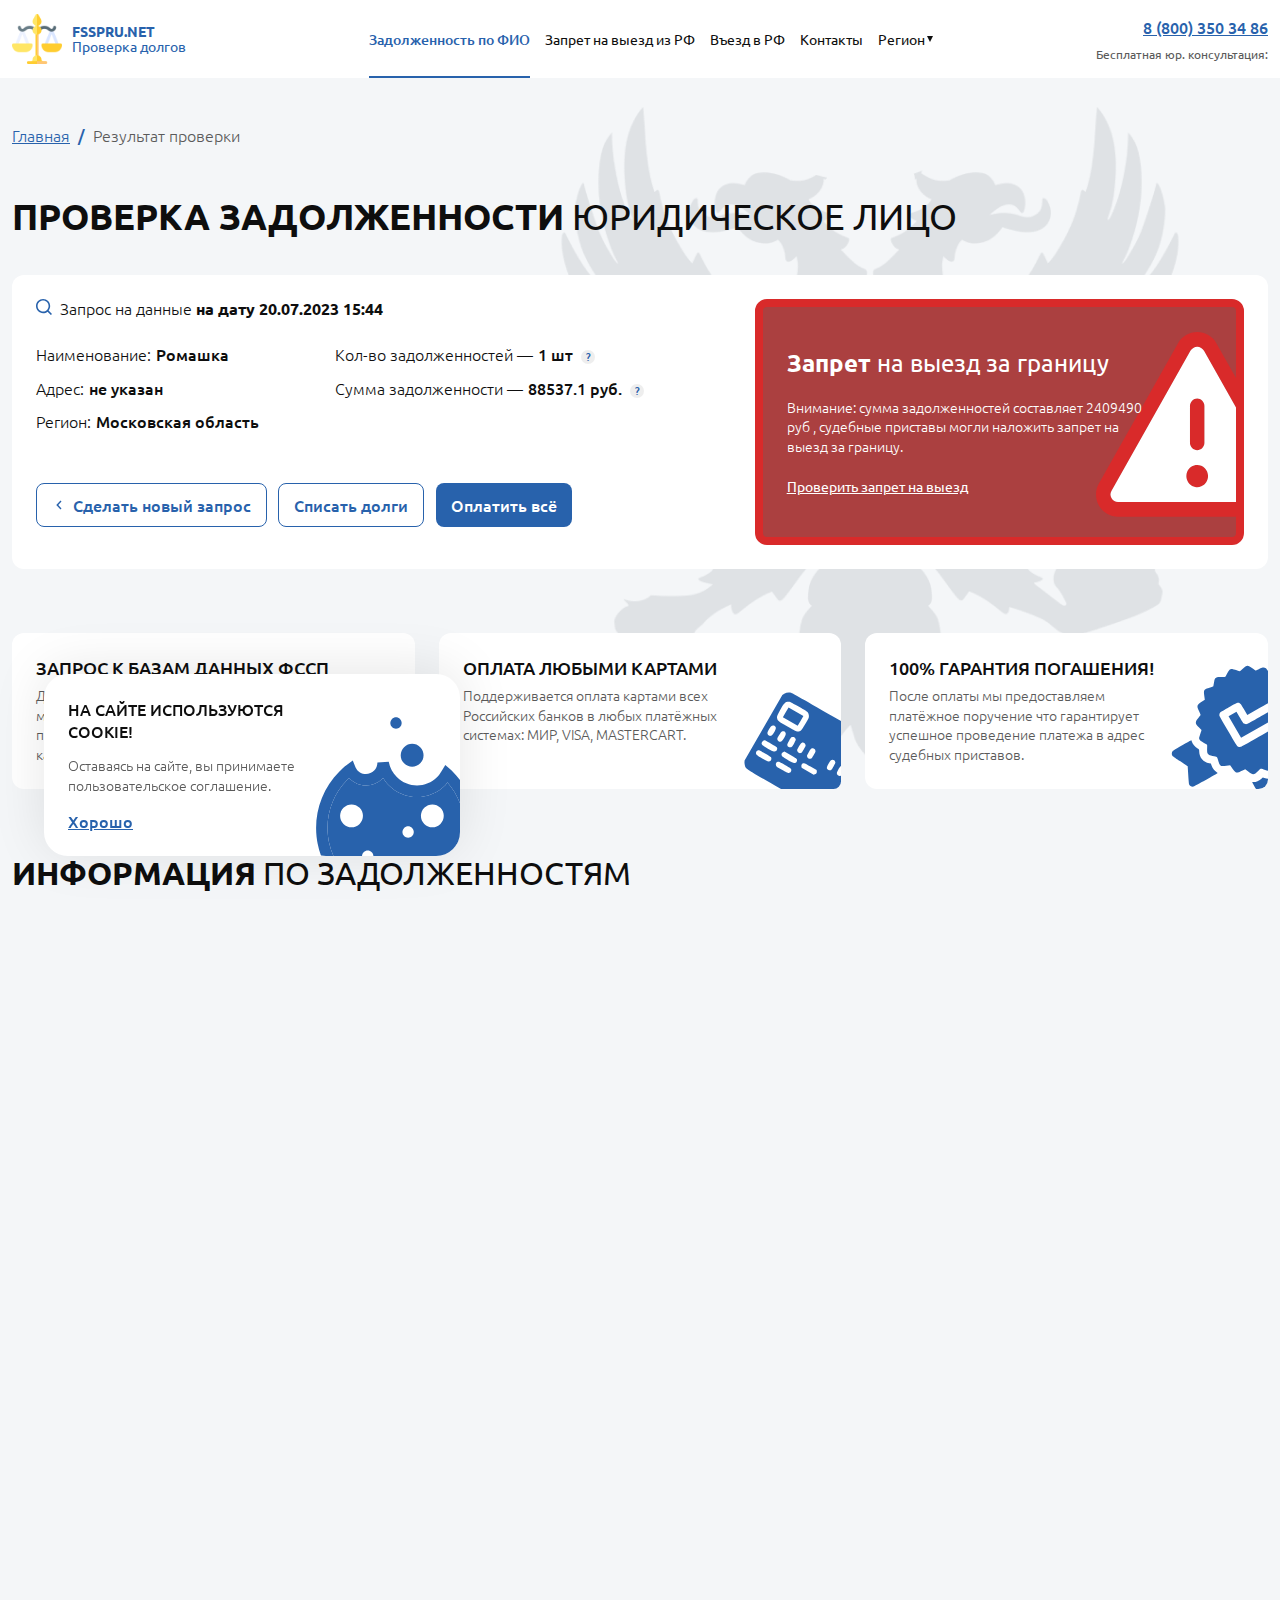
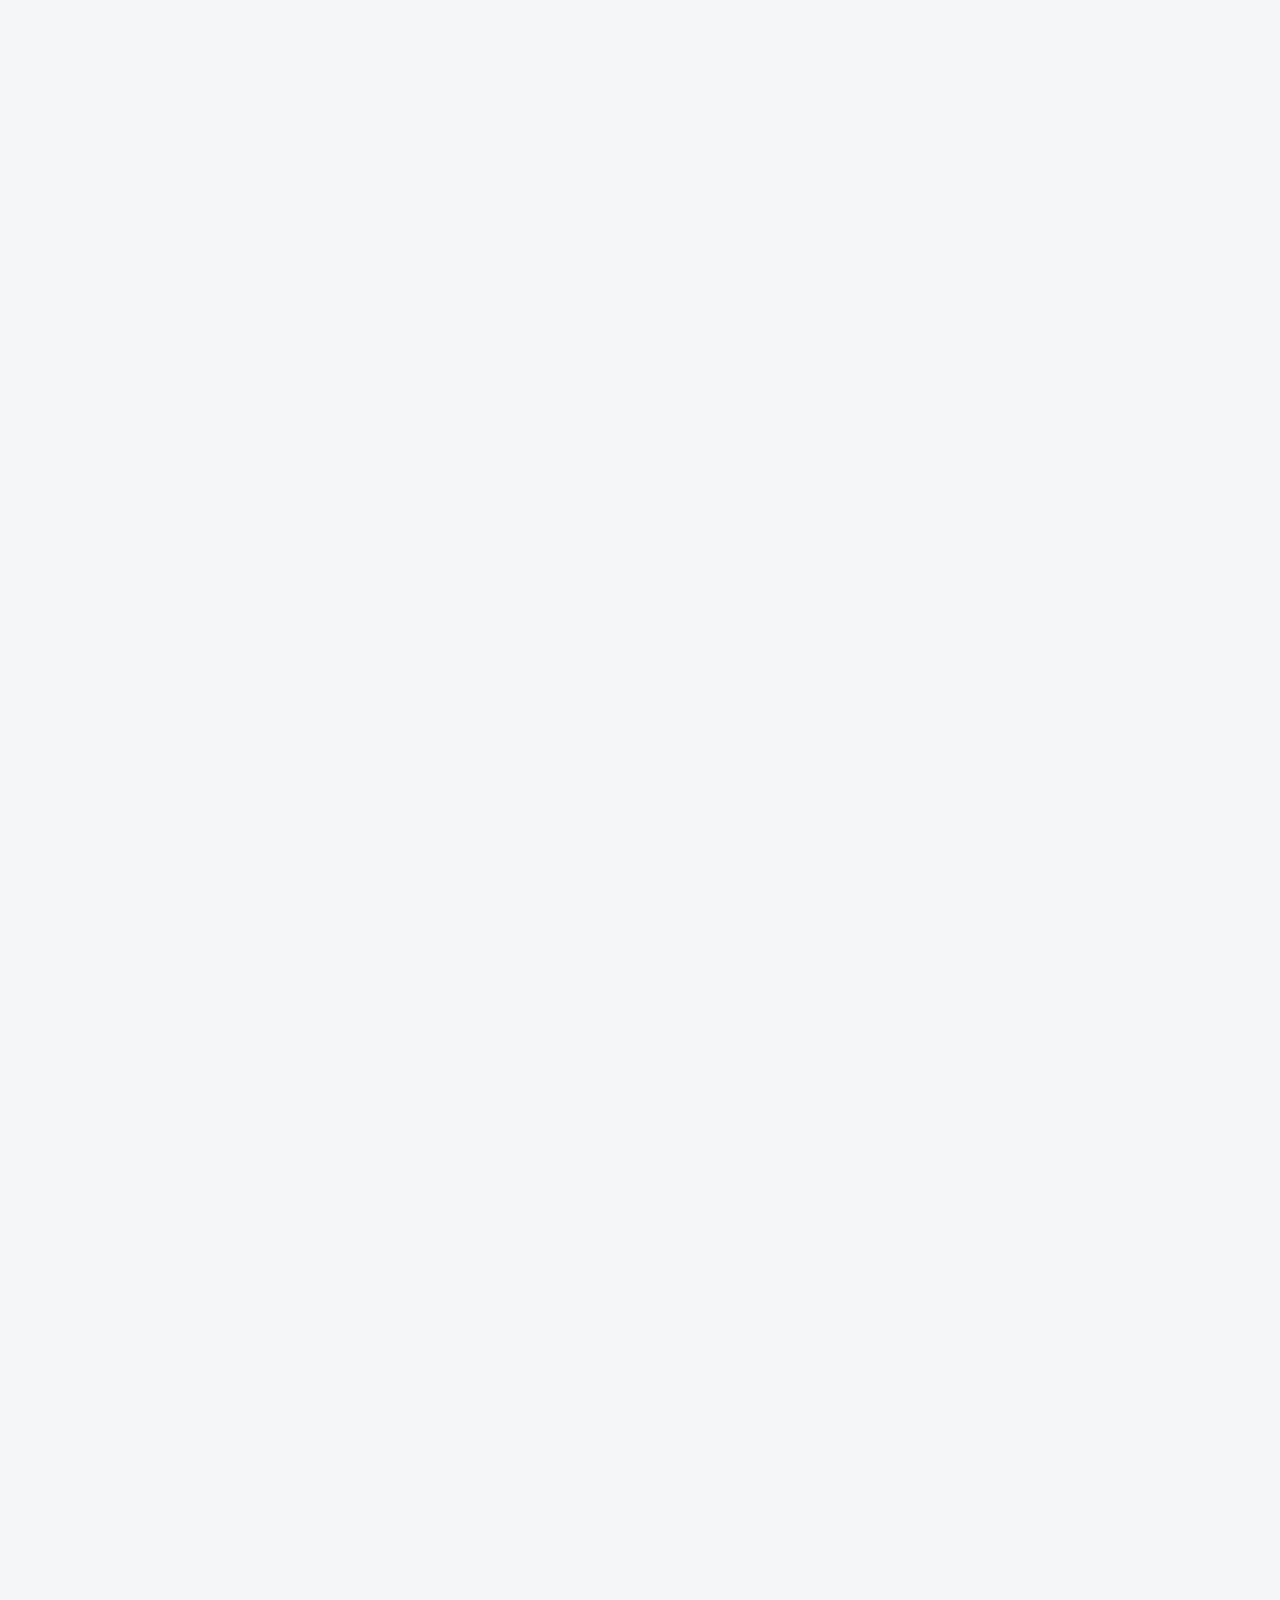
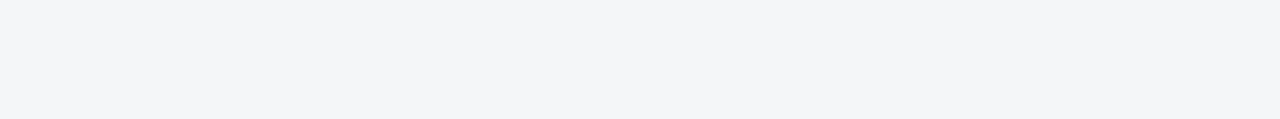
<file: sartaeva-olga-yur.html>
<!DOCTYPE html>
<html lang="ru">

<head>
	<meta charset="UTF-8">
	<meta http-equiv="X-UA-Compatible" content="IE=edge">
	<meta name="viewport" content="width=device-width, initial-scale=1.0">
	<title>Проверка долга по фамилии Сартаева - Официальные данные, проверка №7509847</title>
	<meta name="description"
		content="Онлайн проверка по региону Свердловская область, у приставов по ФИО Сартаева Ольга Алексеевна, онлайн с возможностью проверки запрета на выезд из РФ, у человека найдено более 5 задолженностей. Проверка n7509847">
	<meta name="keywords" content="ФИО, проверка задолженности по ФИО, задолженности ФИО">
	<meta property="og:title" content="Проверка долга по фамилии Сартаева - Официальные данные, проверка №7509847">
	<meta property="og:description"
		content="Онлайн проверка по региону Свердловская область, у приставов по ФИО Сартаева Ольга Алексеевна, онлайн с возможностью проверки запрета на выезд из РФ, у человека найдено более 5 задолженностей. Проверка n7509847">
	<meta property="og:type" content="website" />
	<meta property="og:url" content="https://fsspru.net/sartaeva-olga-n7509847" />
	<meta property="og:image" content="apple-touch-icon.png" />
	<link rel="shortcut icon" href="favicon.ico">
	<link rel="apple-touch-icon" sizes="144x144" href="apple-touch-icon.png">
	<link rel="icon" type="image/png" sizes="32x32" href="favicon-32x32.png">
	<link rel="icon" type="image/png" sizes="16x16" href="favicon-16x16.png">
	<link rel="manifest" href="site.webmanifest.txt">
	<link rel="mask-icon" href="safari-pinned-tab.svg" color="#5bbad5">
	<meta name="msapplication-TileColor" content="#da532c">
	<meta name="theme-color" content="#ffffff">
	<script type="application/ld+json">
    {
      "@context": "https://schema.org",
      "@type": "Organization",
      "url": "https://fsspru.net/sartaeva-olga-n7509847.html",
      "logo": "https://fsspru.net/img/logo.png"
    }
  </script>

	<!-- add plugins css -->
	<link rel="stylesheet" href="css/bootstrap.min.css">
	<link rel="stylesheet" href="css/slick.css">
	<!-- add plugins css end -->

	<link rel="stylesheet" href="css/style.css">
	<link rel="stylesheet" href="css/header.css">
	<link rel="stylesheet" href="css/footer.css">
	<link rel="stylesheet" href="css/departure.css">
	<link rel="stylesheet" href="css/result.css">
	<link rel="stylesheet" href="css/media.css">
</head>

<body>

	<div class="wrapperPlashka">
		<div class="container">
			<div class="row">
				<div class="col-12 d-flex align-items-center flex-wrap">
					<ul class="wrapperPlashkaInfo my-ul">
						<li>
							<p><strong>
									Выбранно к оплате:
								</strong><span id="debt-amount">
									<strong class="color-accent">1</strong> шт
								</span></p>
						</li>
						<li>
							<p><strong>
									Общая сумма к оплате:
								</strong><span id="debt-sum">
									<strong class="color-accent">20 0000</strong> руб.
								</span></p>
						</li>
					</ul>
	
					<div class="safeConnection">
						<span>Защищенное соединение</span>
					</div>
	
					<button class="btn btn-accent btnCheckBan">Оплатить</button>
				</div>
			</div>
		</div>
	</div>

	<div class="overlay-bg"></div>
	<nav class="navbar navbar-expand-lg navbar-light fixed-top navbar-header">
		<div class="wrapperHeader">
			<div class="wrapperLogoAndBtn">
				<a class="navbar-brand wrapperLogo" href="index.html">
					<img src="img/logotip.png" class="logo" alt loading="lazy">
					<div class="textHeader">
						<strong>FSSPRU.NET</strong>
						<br>Проверка долгов
					</div>
				</a>
				<button class="navbar-toggler collapsed" type="button" data-toggle="collapse" data-target="#navbarText"
					aria-controls="navbarText" aria-expanded="false" aria-label="Toggle navigation">
					<span class="navbar-toggler-icon"></span>
				</button>
			</div>
			<div class="collapse navbar-collapse justify-content-between" id="navbarText">
				<ul class="nav navbar-nav wrapperLinksHeader align-items-center justify-content-between">
					<li class="nav-item"><a class="nav-link itemHeader active" href="index.html">Задолженность по ФИО</a></li>
					<li class="nav-item"><a class="nav-link itemHeader" href="proverit-zapret-na-vyezd-za-granitsu.html">Запрет на
							выезд из РФ</a></li>
					<li class="nav-item"><a class="nav-link itemHeader" href="proverit-zapret-na-vezd-v-rf.html">Въезд в РФ</a>
					</li>
					<li class="nav-item"><a class="nav-link itemHeader" href="kontakty.html">Контакты</a></li>
					<li class="nav-item dropdown"><a class="nav-link itemHeader dropdown-toggle" href="index.html#"
							data-toggle="dropdown">Регион
							<!-- <span class="caret"></span> -->
						</a>
						<div id="w2" class="dropdown-menu-left dropdown-menu">
							<div class="scroll-vertical">
								<a class="dropdown-item" href="region/altayskiy-kray.html">Алтайский край</a>
								<a class="dropdown-item" href="region/amurskaya-oblast.html">Амурская область</a>
								<a class="dropdown-item" href="region/arkhangelskaya-oblast.html">Архангельская область</a>
								<a class="dropdown-item" href="region/astrakhanskaya-oblast.html">Астраханская область</a>
								<a class="dropdown-item" href="region/belgorodskaya-oblast.html">Белгородская область</a>
								<a class="dropdown-item" href="region/bryanskaya-oblast.html">Брянская область</a>
								<a class="dropdown-item" href="region/vladimirskaya-oblast.html">Владимирская область</a>
								<a class="dropdown-item" href="region/volgogradskaya-oblast.html">Волгоградская область</a>
								<a class="dropdown-item" href="region/vologodskaya-oblast.html">Вологодская область</a>
								<a class="dropdown-item" href="region/voronezhskaya-oblast.html">Воронежская область</a>
								<a class="dropdown-item" href="region/yevreyskaya-avtonomnaya-oblast.html">Еврейская А.обл.</a>
								<a class="dropdown-item" href="region/zabaykalskiy-kray.html">Забайкальский край</a>
								<a class="dropdown-item" href="region/ivanovskaya-oblast.html">Ивановская область</a>
								<a class="dropdown-item" href="region/irkutskaya-oblast.html">Иркутская область</a>
								<a class="dropdown-item" href="region/kabardino-balkarskaya-respublika.html">Кабардино-Балкарская
									Республика</a>
								<a class="dropdown-item" href="region/kaliningradskaya-oblast.html">Калининградская область</a>
								<a class="dropdown-item" href="region/kaluzhskaya-oblast.html">Калужская область</a>
								<a class="dropdown-item" href="region/kamchatskiy-kray.html">Камчатский край</a>
								<a class="dropdown-item" href="region/karachayevo-cherkesskaya-respublika.html">Карачаево-Черкесская
									Республика</a>
								<a class="dropdown-item" href="region/kemerovskaya-oblast.html">Кемеровская область</a>
								<a class="dropdown-item" href="region/kirovskaya-oblast.html">Кировская область</a>
								<a class="dropdown-item" href="region/kostromskaya-oblast.html">Костромская область</a>
								<a class="dropdown-item" href="region/krasnodarskiy-kray.html">Краснодарский край</a>
								<a class="dropdown-item" href="region/krasnoyarskiy-kray.html">Красноярский край</a>
								<a class="dropdown-item" href="region/kurganskaya-oblast.html">Курганская область</a>
								<a class="dropdown-item" href="region/kurskaya-oblast.html">Курская область</a>
								<a class="dropdown-item" href="region/leningradskaya-oblast.html">Ленинградская область</a>
								<a class="dropdown-item" href="region/lipetskaya-oblast.html">Липецкая область</a>
								<a class="dropdown-item" href="region/magadanskaya-oblast.html">Магаданская область</a>
								<a class="dropdown-item" href="region/moskva.html">Москва</a>
								<a class="dropdown-item" href="region/moskovskaya-oblast.html">Московская область</a>
								<a class="dropdown-item" href="region/murmanskaya-oblast.html">Мурманская область</a>
								<a class="dropdown-item" href="region/nenetskiy-avtonomnyy-okrug.html">Ненецкий АО</a>
								<a class="dropdown-item" href="region/nizhegorodskaya-oblast.html">Нижегородская область</a>
								<a class="dropdown-item" href="region/novgorodskaya-oblast.html">Новгородская область</a>
								<a class="dropdown-item" href="region/novosibirskaya-oblast.html">Новосибирская область</a>
								<a class="dropdown-item" href="region/omskaya-oblast.html">Омская область</a>
								<a class="dropdown-item" href="region/orenburgskaya-oblast.html">Оренбургская область</a>
								<a class="dropdown-item" href="region/orlovskaya-oblast.html">Орловская область</a>
								<a class="dropdown-item" href="region/penzenskaya-oblast.html">Пензенская область</a>
								<a class="dropdown-item" href="region/permskiy-kray.html">Пермский край</a>
								<a class="dropdown-item" href="region/primorskiy-kray.html">Приморский край</a>
								<a class="dropdown-item" href="region/pskovskaya-oblast.html">Псковская область</a>
								<a class="dropdown-item" href="region/adygey-respublika.html">Республика Адыгея (Адыгея)</a>
								<a class="dropdown-item" href="region/altay-respublika.html">Республика Алтай</a>
								<a class="dropdown-item" href="region/bashkortostan-respublika.html">Республика Башкортостан</a>
								<a class="dropdown-item" href="region/buryatiya-respublika.html">Республика Бурятия</a>
								<a class="dropdown-item" href="region/dagestan-respublika.html">Республика Дагестан</a>
								<a class="dropdown-item" href="region/ingushetiya-respublika.html">Республика Ингушетия</a>
								<a class="dropdown-item" href="region/kalmykiya-respublika.html">Республика Калмыкия</a>
								<a class="dropdown-item" href="region/kareliya-respublika.html">Республика Карелия</a>
								<a class="dropdown-item" href="region/komi-respublika.html">Республика Коми</a>
								<a class="dropdown-item" href="region/avtonomnaya-respublika-krym.html">Республика Крым</a>
								<a class="dropdown-item" href="region/mariy-el-respublika.html">Республика Марий Эл</a>
								<a class="dropdown-item" href="region/mordoviya-respublika.html">Республика Мордовия</a>
								<a class="dropdown-item" href="region/saha-respublika.html">Республика Саха (Якутия)</a>
								<a class="dropdown-item" href="region/severnaya-osetiya-respublika.html">Республика Северная Осетия</a>
								<a class="dropdown-item" href="region/tatarstan-respublika.html">Республика Татарстан</a>
								<a class="dropdown-item" href="region/tyva-respublika.html">Республика Тыва</a>
								<a class="dropdown-item" href="region/khakasiya-respublika.html">Республика Хакасия</a>
								<a class="dropdown-item" href="region/rostovskaya-oblast.html">Ростовская область</a>
								<a class="dropdown-item" href="region/ryazanskaya-oblast.html">Рязанская область</a>
								<a class="dropdown-item" href="region/samarskaya-oblast.html">Самарская область</a>
								<a class="dropdown-item" href="region/sankt-peterburg.html">Санкт-Петербург</a>
								<a class="dropdown-item" href="region/saratovskaya-oblast.html">Саратовская область</a>
								<a class="dropdown-item" href="region/sakhalinskaya-oblast.html">Сахалинская область</a>
								<a class="dropdown-item" href="region/sverdlovskaya-oblast.html">Свердловская область</a>
								<a class="dropdown-item" href="region/sevastopol.html">Севастополь</a>
								<a class="dropdown-item" href="region/smolenskaya-oblast.html">Смоленская область</a>
								<a class="dropdown-item" href="region/stavropolskiy-kray.html">Ставропольский край</a>
								<a class="dropdown-item" href="region/tambovskaya-oblast.html">Тамбовская область</a>
								<a class="dropdown-item" href="region/tverskaya-oblast.html">Тверская область</a>
								<a class="dropdown-item" href="region/tomskaya-oblast.html">Томская область</a>
								<a class="dropdown-item" href="region/tulskaya-oblast.html">Тульская область</a>
								<a class="dropdown-item" href="region/tyumenskaya-oblast.html">Тюменская область</a>
								<a class="dropdown-item" href="region/udmurtskaya-respublika.html">Удмуртская Республика</a>
								<a class="dropdown-item" href="region/ulyanovskaya-oblast.html">Ульяновская область</a>
								<a class="dropdown-item" href="region/khabarovskiy-kray.html">Хабаровский край</a>
								<a class="dropdown-item" href="region/khanty-mansiyskiy-avtonomnyy-okrug.html">Ханты-Мансийский АО</a>
								<a class="dropdown-item" href="region/chelyabinskaya-oblast.html">Челябинская область</a>
								<a class="dropdown-item" href="region/chechenskaya-respublika.html">Чеченская Республика</a>
								<a class="dropdown-item" href="region/chuvashskaya-respublika.html">Чувашская Республика</a>
								<a class="dropdown-item" href="region/chukotskiy-avtonomnyy-okrug.html">Чукотский АО</a>
								<a class="dropdown-item" href="region/yamalo-nenetskiy-avtonomnyy-okrug.html">Ямало-Ненецкий АО</a>
								<a class="dropdown-item" href="region/yaroslavskaya-oblast.html">Ярославская область</a>
							</div>
						</div>
					</li>
				</ul>
				<div class="phoneHeader">
					<a href="tel:88003503486">8 (800) 350 34 86</a>
					<span>Бесплатная юр. консультация:</span>
				</div>
			</div>
		</div>
	</nav>

	<div class="mainWrapper">
		<div class="content">
			<div class="page-result">
				<div class="container">
					<div class="row">
						<div class="col-12">
							<ul class="breadcrumbs my-ul">
								<li><a href="index.html">Главная</a></li>
								<li><span>Результат проверки</span></li>
							</ul>
						</div>

						<div class="col-12">
							<h1 class="titleHome"><strong>Проверка задолженности</strong> юридическое лицо</h1>

						</div>
						<div class="col-12">
							<div class="cardWhite general-box">
								<div class="row">
									<div class="col-12 col-lg-7">
										<div class="infoDebts">
											<div class="h4"><img src="img/poisk.svg" class="icoTravelBan" alt="">Запрос на данные <strong>на
													дату 20.07.2023
													15:44</strong></div>
											<div class="row">
												<div class="col-12 col-sm-5 mb-24">
													<div class="box-text">
														<ul class="my-ul">
															<li>
																<p><span>Наименование:</span><strong>Ромашка</strong></p>
															</li>
															<li>
																<p><span>Адрес:</span><strong>не указан</strong></p>
															</li>
															<li>
																<p><span>Регион:</span><strong>Московская область</strong></p>
															</li>
														</ul>
													</div>
												</div>
												<div class="col-12 col-sm-7">
													<div class="box-text">
														<ul class="my-ul">
															<li>
																<p><span>Кол-во задолженностей —</span><strong>1 шт</strong><span
																		class="tooltip-wrapper"><span class="btn-tooptip">?</span><span
																			class="tooltip-box"><span class="tooltip-box__close"></span>Укажите
																			один из
																			вариантов: регион проживания, временного нахождения или постоянной
																			регистрации!</span></span></p>
															</li>
															<li>
																<p><span>Сумма задолженности —</span><strong>88537.1 руб.</strong><span
																		class="tooltip-wrapper"><span class="btn-tooptip">?</span><span
																			class="tooltip-box"><span class="tooltip-box__close"></span>Укажите
																			один из
																			вариантов: регион проживания, временного нахождения или постоянной
																			регистрации!</span></span></p>
															</li>
														</ul>
													</div>
												</div>
											</div>

											<div class="btn-group">
												<a href="proverit-zapret-na-vezd-v-rf.html" class="btn btn-border linksNewRequest">
													<svg class="svg-icon">
														<use xlink:href="img/sprite.svg#prev"></use>
													</svg>
													<span>Сделать новый запрос</span>
												</a>

												<a href="#" class="btn btn-border btnCheckBan2" id="feedot--quiz-button-popup--19861"
													data-toggle="modal" data-target="#debitModal">Списать долги</a>

												<a href="#" class="btn btn-accent btnCheckBan">Оплатить всё</a>
											</div>

										</div>
									</div>

									<div class="col-12 col-lg-5">
										<div class="wrapperWarningZapret">
											<div class="h3"><strong>Запрет</strong> на выезд за границу</div>
											<div class="box-text">
												<p>Внимание: сумма задолженностей составляет 2409490 руб , судебные приставы могли наложить
													запрет на выезд за
													границу.</p>
											</div>
											<a href="#checkBlock" class="color-white linkCheckBan go_to">Проверить запрет на выезд</a>
										</div>
									</div>
								</div>
							</div>
						</div>
					</div>
				</div>
			</div>

		<div class="advantages-section">
			<div class="container">
				<div class="row">
					<div class="col-12 col-sm-6 col-lg-4 mb-24">
						<div class="advantages-card">
							<div class="advantages-card__img"><img src="img/advantages-icon1.png" alt="Запрос к базам данных ФССП"></div>
							<div class="advantages-card__body">
								<div class="h3"><img src="img/adv-icon1.png" alt="Запрос к базам данных ФССП"
										class="d-block d-lg-none">Запрос к базам данных ФССП</div>
								<div class="box-text">
									<p>Для того чтобы узнать задолженность - мы делаем запрос в службу судебных приставов и получаем
										информацию по каждому
										начислению онлайн.</p>
								</div>
							</div>
						</div>
					</div>
					<div class="col-12 col-sm-6 col-lg-4 mb-24">
						<div class="advantages-card">
							<div class="advantages-card__img"><img src="img/advantages-icon2.svg" alt="Оплата любыми картами"></div>
							<div class="advantages-card__body">
								<div class="h3"><img src="img/adv-icon2.svg" alt="Оплата любыми картами" class="d-block d-lg-none">Оплата
									любыми картами</div>
								<div class="box-text">
									<p>Поддерживается оплата картами всех Российских банков в любых платёжных системах: МИР, VISA,
										MASTERCART.</p>
								</div>
							</div>
						</div>
					</div>
					<div class="col-12 col-sm-6 col-lg-4 mb-24">
						<div class="advantages-card">
							<div class="advantages-card__img"><img src="img/advantages-icon3.svg" alt="100% гарантия погашения!"></div>
							<div class="advantages-card__body">
								<div class="h3"><img src="img/adv-icon3.svg" alt="100% гарантия погашения!" class="d-block d-lg-none">100%
									гарантия погашения!</div>
								<div class="box-text">
									<p>После оплаты мы предоставляем платёжное поручение что гарантирует успешное проведение платежа
										в адрес судебных
										приставов.</p>
								</div>
							</div>
						</div>
					</div>
				</div>
			</div>
		</div>

			<section class="information-credits">
				<div class="container">
					<div class="row">
						<div class="col-12">
							<h2 class="titleHome"><strong>Информация</strong> по задолженностям</h2>
						</div>
					</div>

					<div class="row">
						<div class="col-12 col-lg-6">
							<div class="departmens-box">
								<div class="departmens-box__head">
									<div class="departmens-box__title">Здолженность по 264158/23/860018 от 02.06.2023</div>
									<a href="#" class="add-payment">Добавить к оплате</a>
								</div>
								<div class="departmens-box__body">
									<div class="departmens-box-item">
										<div class="departmens-box-item__title">
											<div class="h3">Должник</div>
										</div>
										<div class="departmens-box-item__body">
											<div class="box-text">
												<p>МАЛАХОВА ЯНА ДАМИРОВНА 15.08.1985 456600, РОССИЯ, ЧЕЛЯБИНСКАЯ ОБЛ.,Г. КОПЕЙСК</p>
											</div>
										</div>
									</div>
									<div class="departmens-box-item">
										<div class="departmens-box-item__title">
											<div class="h3">Исполнит. производство</div>
										</div>
										<div class="departmens-box-item__body">
											<div class="box-text">
												<p>84083/17/74046-ИП от 29.09.2017</p>
											</div>
										</div>
									</div>
									<div class="departmens-box-item departmens-box-item-credit">
										<div class="departmens-box-item__title">
											<div class="h3">Размер задолженности:</div>
										</div>
										<div class="departmens-box-item__body">
											<div class="departmens-box__sum">
												<div class="sum-value">50457.6 руб.</div>
												<label class="form-check-label form-check-label-payment">
													<input type="checkbox" name="checkbox">
													<span class="checkbox-custom"></span>
													<span class="checkbox-text">Оплатить частично</span>
												</label>
											</div>
										</div>
									</div>
									<div class="departmens-box-item departmens-box-item-checked">
										<div class="departmens-box-item__title">
											<div class="h3">Оплачиваемая сумма</div>
										</div>
										<div class="departmens-box-item__body">
											<form method="post" class="departmens-box-form">
												<label><input type="text" placeholder="Введите сумму" required name="sum"></label>
												<a href="#" class="checked-form"><img src="img/checked-form.svg" alt=""></a>
											</form>
											<div class="sum-value sum-value-paid">50457.6 руб.</div>
											<a href="#" class="sum-value-edit"><img src="img/pencil.svg" alt="Редактировать сумму"></a>
										</div>
									</div>
									<div class="departmens-box-item">
										<div class="departmens-box-item__title">
											<div class="h3">Реквизиты исполнительного документа</div>
										</div>
										<div class="departmens-box-item__body">
											<div class="box-text">
												<p>84083/17/74046-ИП от 29.09.2017</p>
											</div>
										</div>
									</div>
									<div class="departmens-box-item">
										<div class="departmens-box-item__title">
											<div class="h3">Отдел судебных приставов</div>
										</div>
										<div class="departmens-box-item__body">
											<div class="box-text">
												<p>Копейский ГОСП ГУФССП России по Челябинской области 456623, Россия, Челябинская обл.
													г. Копейск,
													Коммунистический
													пр-кт,д. 37А,4</p>
											</div>
										</div>
									</div>
									<div class="departmens-box-item">
										<div class="departmens-box-item__title">
											<div class="h3">Судебный пристав -исполнитель</div>
										</div>
										<div class="departmens-box-item__body">
											<div class="box-text">
												<p>ЗАХАРОВА Н. С. +73512553414</p>
											</div>
										</div>
									</div>
									<div class="departmens-box-item">
										<div class="departmens-box-item__title">
											<div class="h3">Предмет исполнения, сумма непогашенной задолженности</div>
										</div>
										<div class="departmens-box-item__body">
											<div class="box-text">
												<p>Задолженность по кредитным платежам (кроме ипотеки): 50 457,6 ₽</p>
											</div>
										</div>
									</div>

								</div>
							</div>
							<div class="departmens-box">
								<div class="departmens-box__head">
									<div class="departmens-box__title">Здолженность по 264158/23/860018 от 02.06.2023</div>
									<a href="#" class="add-payment">Добавить к оплате</a>
								</div>
								<div class="departmens-box__body">
									<div class="departmens-box-item">
										<div class="departmens-box-item__title">
											<div class="h3">Должник</div>
										</div>
										<div class="departmens-box-item__body">
											<div class="box-text">
												<p>МАЛАХОВА ЯНА ДАМИРОВНА 15.08.1985 456600, РОССИЯ, ЧЕЛЯБИНСКАЯ ОБЛ.,Г. КОПЕЙСК</p>
											</div>
										</div>
									</div>
									<div class="departmens-box-item">
										<div class="departmens-box-item__title">
											<div class="h3">Исполнит. производство</div>
										</div>
										<div class="departmens-box-item__body">
											<div class="box-text">
												<p>84083/17/74046-ИП от 29.09.2017</p>
											</div>
										</div>
									</div>
									<div class="departmens-box-item departmens-box-item-credit">
										<div class="departmens-box-item__title">
											<div class="h3">Размер задолженности:</div>
										</div>
										<div class="departmens-box-item__body">
											<div class="departmens-box__sum">
												<div class="sum-value">50457.6 руб.</div>
												<label class="form-check-label form-check-label-payment">
													<input type="checkbox" name="checkbox">
													<span class="checkbox-custom"></span>
													<span class="checkbox-text">Оплатить частично</span>
												</label>
											</div>
										</div>
									</div>
									<div class="departmens-box-item departmens-box-item-checked">
										<div class="departmens-box-item__title">
											<div class="h3">Оплачиваемая сумма</div>
										</div>
										<div class="departmens-box-item__body">
											<form method="post" class="departmens-box-form">
												<label><input type="text" placeholder="Введите сумму" required name="sum"></label>
												<a href="#" class="checked-form"><img src="img/checked-form.svg" alt=""></a>
											</form>
											<div class="sum-value sum-value-paid">50457.6 руб.</div>
											<a href="#" class="sum-value-edit"><img src="img/pencil.svg" alt="Редактировать сумму"></a>
										</div>
									</div>
									<div class="departmens-box-item">
										<div class="departmens-box-item__title">
											<div class="h3">Реквизиты исполнительного документа</div>
										</div>
										<div class="departmens-box-item__body">
											<div class="box-text">
												<p>84083/17/74046-ИП от 29.09.2017</p>
											</div>
										</div>
									</div>
									<div class="departmens-box-item">
										<div class="departmens-box-item__title">
											<div class="h3">Отдел судебных приставов</div>
										</div>
										<div class="departmens-box-item__body">
											<div class="box-text">
												<p>Копейский ГОСП ГУФССП России по Челябинской области 456623, Россия, Челябинская обл.
													г. Копейск,
													Коммунистический
													пр-кт,д. 37А,4</p>
											</div>
										</div>
									</div>
									<div class="departmens-box-item">
										<div class="departmens-box-item__title">
											<div class="h3">Судебный пристав -исполнитель</div>
										</div>
										<div class="departmens-box-item__body">
											<div class="box-text">
												<p>ЗАХАРОВА Н. С. +73512553414</p>
											</div>
										</div>
									</div>
									<div class="departmens-box-item">
										<div class="departmens-box-item__title">
											<div class="h3">Предмет исполнения, сумма непогашенной задолженности</div>
										</div>
										<div class="departmens-box-item__body">
											<div class="box-text">
												<p>Задолженность по кредитным платежам (кроме ипотеки): 50 457,6 ₽</p>
											</div>
										</div>
									</div>

								</div>
							</div>
							<div class="departmens-box">
								<div class="departmens-box__head">
									<div class="departmens-box__title">Здолженность по 264158/23/860018 от 02.06.2023</div>
									<a href="#" class="add-payment">Добавить к оплате</a>
								</div>
								<div class="departmens-box__body">
									<div class="departmens-box-item">
										<div class="departmens-box-item__title">
											<div class="h3">Должник</div>
										</div>
										<div class="departmens-box-item__body">
											<div class="box-text">
												<p>МАЛАХОВА ЯНА ДАМИРОВНА 15.08.1985 456600, РОССИЯ, ЧЕЛЯБИНСКАЯ ОБЛ.,Г. КОПЕЙСК</p>
											</div>
										</div>
									</div>
									<div class="departmens-box-item">
										<div class="departmens-box-item__title">
											<div class="h3">Исполнит. производство</div>
										</div>
										<div class="departmens-box-item__body">
											<div class="box-text">
												<p>84083/17/74046-ИП от 29.09.2017</p>
											</div>
										</div>
									</div>
									<div class="departmens-box-item departmens-box-item-credit">
										<div class="departmens-box-item__title">
											<div class="h3">Размер задолженности:</div>
										</div>
										<div class="departmens-box-item__body">
											<div class="departmens-box__sum">
												<div class="sum-value">50457.6 руб.</div>
												<label class="form-check-label form-check-label-payment">
													<input type="checkbox" name="checkbox">
													<span class="checkbox-custom"></span>
													<span class="checkbox-text">Оплатить частично</span>
												</label>
											</div>
										</div>
									</div>
									<div class="departmens-box-item departmens-box-item-checked">
										<div class="departmens-box-item__title">
											<div class="h3">Оплачиваемая сумма</div>
										</div>
										<div class="departmens-box-item__body">
											<form method="post" class="departmens-box-form">
												<label><input type="text" placeholder="Введите сумму" required name="sum"></label>
												<a href="#" class="checked-form"><img src="img/checked-form.svg" alt=""></a>
											</form>
											<div class="sum-value sum-value-paid">50457.6 руб.</div>
											<a href="#" class="sum-value-edit"><img src="img/pencil.svg" alt="Редактировать сумму"></a>
										</div>
									</div>
									<div class="departmens-box-item">
										<div class="departmens-box-item__title">
											<div class="h3">Реквизиты исполнительного документа</div>
										</div>
										<div class="departmens-box-item__body">
											<div class="box-text">
												<p>84083/17/74046-ИП от 29.09.2017</p>
											</div>
										</div>
									</div>
									<div class="departmens-box-item">
										<div class="departmens-box-item__title">
											<div class="h3">Отдел судебных приставов</div>
										</div>
										<div class="departmens-box-item__body">
											<div class="box-text">
												<p>Копейский ГОСП ГУФССП России по Челябинской области 456623, Россия, Челябинская обл.
													г. Копейск,
													Коммунистический
													пр-кт,д. 37А,4</p>
											</div>
										</div>
									</div>
									<div class="departmens-box-item">
										<div class="departmens-box-item__title">
											<div class="h3">Судебный пристав -исполнитель</div>
										</div>
										<div class="departmens-box-item__body">
											<div class="box-text">
												<p>ЗАХАРОВА Н. С. +73512553414</p>
											</div>
										</div>
									</div>
									<div class="departmens-box-item">
										<div class="departmens-box-item__title">
											<div class="h3">Предмет исполнения, сумма непогашенной задолженности</div>
										</div>
										<div class="departmens-box-item__body">
											<div class="box-text">
												<p>Задолженность по кредитным платежам (кроме ипотеки): 50 457,6 ₽</p>
											</div>
										</div>
									</div>

								</div>
							</div>
						</div>
						<div class="col-12 col-lg-6">
							<div class="departmens-box">
								<div class="departmens-box__head">
									<div class="departmens-box__title">Здолженность по 264158/23/860018 от 02.06.2023</div>
									<a href="#" class="add-payment">Добавить к оплате</a>
								</div>
								<div class="departmens-box__body">
									<div class="departmens-box-item">
										<div class="departmens-box-item__title">
											<div class="h3">Должник</div>
										</div>
										<div class="departmens-box-item__body">
											<div class="box-text">
												<p>МАЛАХОВА ЯНА ДАМИРОВНА 15.08.1985 456600, РОССИЯ, ЧЕЛЯБИНСКАЯ ОБЛ.,Г. КОПЕЙСК</p>
											</div>
										</div>
									</div>
									<div class="departmens-box-item">
										<div class="departmens-box-item__title">
											<div class="h3">Исполнит. производство</div>
										</div>
										<div class="departmens-box-item__body">
											<div class="box-text">
												<p>84083/17/74046-ИП от 29.09.2017</p>
											</div>
										</div>
									</div>
									<div class="departmens-box-item departmens-box-item-credit">
										<div class="departmens-box-item__title">
											<div class="h3">Размер задолженности:</div>
										</div>
										<div class="departmens-box-item__body">
											<div class="departmens-box__sum">
												<div class="sum-value">50457.6 руб.</div>
												<label class="form-check-label form-check-label-payment">
													<input type="checkbox" name="checkbox">
													<span class="checkbox-custom"></span>
													<span class="checkbox-text">Оплатить частично</span>
												</label>
											</div>
										</div>
									</div>
									<div class="departmens-box-item departmens-box-item-checked">
										<div class="departmens-box-item__title">
											<div class="h3">Оплачиваемая сумма</div>
										</div>
										<div class="departmens-box-item__body">
											<form method="post" class="departmens-box-form">
												<label><input type="text" placeholder="Введите сумму" required name="sum"></label>
												<a href="#" class="checked-form"><img src="img/checked-form.svg" alt=""></a>
											</form>
											<div class="sum-value sum-value-paid">50457.6 руб.</div>
											<a href="#" class="sum-value-edit"><img src="img/pencil.svg" alt="Редактировать сумму"></a>
										</div>
									</div>
									<div class="departmens-box-item">
										<div class="departmens-box-item__title">
											<div class="h3">Реквизиты исполнительного документа</div>
										</div>
										<div class="departmens-box-item__body">
											<div class="box-text">
												<p>84083/17/74046-ИП от 29.09.2017</p>
											</div>
										</div>
									</div>
									<div class="departmens-box-item">
										<div class="departmens-box-item__title">
											<div class="h3">Отдел судебных приставов</div>
										</div>
										<div class="departmens-box-item__body">
											<div class="box-text">
												<p>Копейский ГОСП ГУФССП России по Челябинской области 456623, Россия, Челябинская обл.
													г. Копейск,
													Коммунистический
													пр-кт,д. 37А,4</p>
											</div>
										</div>
									</div>
									<div class="departmens-box-item">
										<div class="departmens-box-item__title">
											<div class="h3">Судебный пристав -исполнитель</div>
										</div>
										<div class="departmens-box-item__body">
											<div class="box-text">
												<p>ЗАХАРОВА Н. С. +73512553414</p>
											</div>
										</div>
									</div>
									<div class="departmens-box-item">
										<div class="departmens-box-item__title">
											<div class="h3">Предмет исполнения, сумма непогашенной задолженности</div>
										</div>
										<div class="departmens-box-item__body">
											<div class="box-text">
												<p>Задолженность по кредитным платежам (кроме ипотеки): 50 457,6 ₽</p>
											</div>
										</div>
									</div>

								</div>
							</div>
							<div class="departmens-box">
								<div class="departmens-box__head">
									<div class="departmens-box__title">Здолженность по 264158/23/860018 от 02.06.2023</div>
									<a href="#" class="add-payment">Добавить к оплате</a>
								</div>
								<div class="departmens-box__body">
									<div class="departmens-box-item">
										<div class="departmens-box-item__title">
											<div class="h3">Должник</div>
										</div>
										<div class="departmens-box-item__body">
											<div class="box-text">
												<p>МАЛАХОВА ЯНА ДАМИРОВНА 15.08.1985 456600, РОССИЯ, ЧЕЛЯБИНСКАЯ ОБЛ.,Г. КОПЕЙСК</p>
											</div>
										</div>
									</div>
									<div class="departmens-box-item">
										<div class="departmens-box-item__title">
											<div class="h3">Исполнит. производство</div>
										</div>
										<div class="departmens-box-item__body">
											<div class="box-text">
												<p>84083/17/74046-ИП от 29.09.2017</p>
											</div>
										</div>
									</div>
									<div class="departmens-box-item departmens-box-item-credit">
										<div class="departmens-box-item__title">
											<div class="h3">Размер задолженности:</div>
										</div>
										<div class="departmens-box-item__body">
											<div class="departmens-box__sum">
												<div class="sum-value">50457.6 руб.</div>
												<label class="form-check-label form-check-label-payment">
													<input type="checkbox" name="checkbox">
													<span class="checkbox-custom"></span>
													<span class="checkbox-text">Оплатить частично</span>
												</label>
											</div>
										</div>
									</div>
									<div class="departmens-box-item departmens-box-item-checked">
										<div class="departmens-box-item__title">
											<div class="h3">Оплачиваемая сумма</div>
										</div>
										<div class="departmens-box-item__body">
											<form method="post" class="departmens-box-form">
												<label><input type="text" placeholder="Введите сумму" required name="sum"></label>
												<a href="#" class="checked-form"><img src="img/checked-form.svg" alt=""></a>
											</form>
											<div class="sum-value sum-value-paid">50457.6 руб.</div>
											<a href="#" class="sum-value-edit"><img src="img/pencil.svg" alt="Редактировать сумму"></a>
										</div>
									</div>
									<div class="departmens-box-item">
										<div class="departmens-box-item__title">
											<div class="h3">Реквизиты исполнительного документа</div>
										</div>
										<div class="departmens-box-item__body">
											<div class="box-text">
												<p>84083/17/74046-ИП от 29.09.2017</p>
											</div>
										</div>
									</div>
									<div class="departmens-box-item">
										<div class="departmens-box-item__title">
											<div class="h3">Отдел судебных приставов</div>
										</div>
										<div class="departmens-box-item__body">
											<div class="box-text">
												<p>Копейский ГОСП ГУФССП России по Челябинской области 456623, Россия, Челябинская обл.
													г. Копейск,
													Коммунистический
													пр-кт,д. 37А,4</p>
											</div>
										</div>
									</div>
									<div class="departmens-box-item">
										<div class="departmens-box-item__title">
											<div class="h3">Судебный пристав -исполнитель</div>
										</div>
										<div class="departmens-box-item__body">
											<div class="box-text">
												<p>ЗАХАРОВА Н. С. +73512553414</p>
											</div>
										</div>
									</div>
									<div class="departmens-box-item">
										<div class="departmens-box-item__title">
											<div class="h3">Предмет исполнения, сумма непогашенной задолженности</div>
										</div>
										<div class="departmens-box-item__body">
											<div class="box-text">
												<p>Задолженность по кредитным платежам (кроме ипотеки): 50 457,6 ₽</p>
											</div>
										</div>
									</div>

								</div>
							</div>
							<div class="departmens-box">
								<div class="departmens-box__head">
									<div class="departmens-box__title">Здолженность по 264158/23/860018 от 02.06.2023</div>
									<a href="#" class="add-payment">Добавить к оплате</a>
								</div>
								<div class="departmens-box__body">
									<div class="departmens-box-item">
										<div class="departmens-box-item__title">
											<div class="h3">Должник</div>
										</div>
										<div class="departmens-box-item__body">
											<div class="box-text">
												<p>МАЛАХОВА ЯНА ДАМИРОВНА 15.08.1985 456600, РОССИЯ, ЧЕЛЯБИНСКАЯ ОБЛ.,Г. КОПЕЙСК</p>
											</div>
										</div>
									</div>
									<div class="departmens-box-item">
										<div class="departmens-box-item__title">
											<div class="h3">Исполнит. производство</div>
										</div>
										<div class="departmens-box-item__body">
											<div class="box-text">
												<p>84083/17/74046-ИП от 29.09.2017</p>
											</div>
										</div>
									</div>
									<div class="departmens-box-item departmens-box-item-credit">
										<div class="departmens-box-item__title">
											<div class="h3">Размер задолженности:</div>
										</div>
										<div class="departmens-box-item__body">
											<div class="departmens-box__sum">
												<div class="sum-value">50457.6 руб.</div>
												<label class="form-check-label form-check-label-payment">
													<input type="checkbox" name="checkbox">
													<span class="checkbox-custom"></span>
													<span class="checkbox-text">Оплатить частично</span>
												</label>
											</div>
										</div>
									</div>
									<div class="departmens-box-item departmens-box-item-checked">
										<div class="departmens-box-item__title">
											<div class="h3">Оплачиваемая сумма</div>
										</div>
										<div class="departmens-box-item__body">
											<form method="post" class="departmens-box-form">
												<label><input type="text" placeholder="Введите сумму" required name="sum"></label>
												<a href="#" class="checked-form"><img src="img/checked-form.svg" alt=""></a>
											</form>
											<div class="sum-value sum-value-paid">50457.6 руб.</div>
											<a href="#" class="sum-value-edit"><img src="img/pencil.svg" alt="Редактировать сумму"></a>
										</div>
									</div>
									<div class="departmens-box-item">
										<div class="departmens-box-item__title">
											<div class="h3">Реквизиты исполнительного документа</div>
										</div>
										<div class="departmens-box-item__body">
											<div class="box-text">
												<p>84083/17/74046-ИП от 29.09.2017</p>
											</div>
										</div>
									</div>
									<div class="departmens-box-item">
										<div class="departmens-box-item__title">
											<div class="h3">Отдел судебных приставов</div>
										</div>
										<div class="departmens-box-item__body">
											<div class="box-text">
												<p>Копейский ГОСП ГУФССП России по Челябинской области 456623, Россия, Челябинская обл.
													г. Копейск,
													Коммунистический
													пр-кт,д. 37А,4</p>
											</div>
										</div>
									</div>
									<div class="departmens-box-item">
										<div class="departmens-box-item__title">
											<div class="h3">Судебный пристав -исполнитель</div>
										</div>
										<div class="departmens-box-item__body">
											<div class="box-text">
												<p>ЗАХАРОВА Н. С. +73512553414</p>
											</div>
										</div>
									</div>
									<div class="departmens-box-item">
										<div class="departmens-box-item__title">
											<div class="h3">Предмет исполнения, сумма непогашенной задолженности</div>
										</div>
										<div class="departmens-box-item__body">
											<div class="box-text">
												<p>Задолженность по кредитным платежам (кроме ипотеки): 50 457,6 ₽</p>
											</div>
										</div>
									</div>

								</div>
							</div>
						</div>
					</div>
				</div>
			</section>

			<div class="cardWhiteForForm-section">
				<div class="container">
					<div class="row">
						<div class="col-12">
							<div class="cardWhite cardWhiteForForm">
								<div class="cardWhiteForForm__content">
									<div class="box-text">
										<p><strong>СУДЕБНЫЕ ПРИСТАВЫ СПИСЫВАЮТ ЗАДОЛЖЕННОСТИ С КАРТЫ?</strong></p>
										<p>- ПОЛУЧИТЕ БЕСПЛАТНУЮ ДЕБЕТОВУЮ КАРТУ И ЗАБУДЬТЕ О СПИСАНИЯХ!</p>
									</div>

									<a href="#" class="btn btn-accent btnSearch" rel="nofollow" target="_blank">Оформить карту ></a>
								</div>
								<div class="cardWhiteForForm__image">
									<img src="img/card-image.jpg" alt="">
									<div class="box-text">
										<p>С этой карты <strong>приставы не смогут списать</strong> денежные средства!</p>
									</div>
								</div>
							</div>
						</div>
					</div>
				</div>
			</div>

			<div id="checkBlock">
				<div class="container">
					<div class="row">
						<div class="col-12">
							<div class="debtОfBailiffs card">
								<div class="title-wrapper">
									<h2 class="titleHome">
										<strong>проверить запрет</strong> на выезд за границу?
									</h2>
									<div class="descHome">
										<p>Иван, информируем Вас о том, что по статистике ФССП 65% граждан РФ имеют ограничения на выезд за
											границу. Перед выездом,
											мы рекомендуем Вам направить запрос на проверку ограничений. Обработка запроса занимает не более
											15 минут!
										</p>
									</div>
									<div class="progress-wrapper">
										<div class="progress-steps">Шаг
											<span class="progress-steps__cp"></span> / <span class="progress-steps__default"></span>
										</div>
									</div>
								</div>
			
								<form class="examination-form form-bailiff" id="checkAbroadBan" method="post">
									<div class="bailiff-item js-tab-content active" data-tab="1">
										<div class="form-bailiff__body">
											<div class="row">
												<div class="col-12 col-sm-6 col-lg-3 mb-24">
													<div class="form-group">
														<label for="fio">
															<span class="input-title">
																Укажите ваше ФИО
															</span>
														</label>
														<input type="text" class="form-control" placeholder="Иванов Иван Иванович" id="fio" name="fio"
															required="required">
			
														<div class="dropdown-menu dropdown-menu-result">
															<div class="dropdown-menu-result__head">
																<p>Выберите вариант или продолжите ввод</p>
															</div>
			
															<ul class="list-result my-ul">
																<li><a href="#"><span class="color-accent">Эду</span>ард</a></li>
																<li><a href="#"><span class="color-accent">Эду</span>ард</a></li>
																<li><a href="#"><span class="color-accent">Эду</span>ард</a></li>
																<li><a href="#"><span class="color-accent">Эду</span>ард</a></li>
																<li><a href="#"><span class="color-accent">Эду</span>ард</a></li>
															</ul>
														</div>
													</div>
												</div>
												<div class="col-12 col-sm-6 col-lg-3 mb-24">
													<div class="form-group">
														<label for="regionNumberID">
															<span class="input-title">
																Ваш регион <span class="tooltip-wrapper"><span class="btn-tooptip">?</span><span
																		class="tooltip-box"><span class="tooltip-box__close"></span>Укажите
																		один из
																		вариантов: регион проживания, временного нахождения или постоянной
																		регистрации!</span></span>
															</span>
														</label>
														<div class="dropdown dropdown-regions">
															<input type="text" class="form-control input-dropdown" name="region" id="regionNumberID"
																required="required" placeholder="Выберите регион">
															<div class="dropdown-menu">
																<div class="scroll-vertical">
																	<a class="dropdown-item" href="region/altayskiy-kray.html">Алтайский край</a>
																	<a class="dropdown-item" href="region/amurskaya-oblast.html">Амурская область</a>
																	<a class="dropdown-item" href="region/arkhangelskaya-oblast.html">Архангельская
																		область</a>
																	<a class="dropdown-item" href="region/astrakhanskaya-oblast.html">Астраханская
																		область</a>
																	<a class="dropdown-item" href="region/belgorodskaya-oblast.html">Белгородская
																		область</a>
																	<a class="dropdown-item" href="region/bryanskaya-oblast.html">Брянская область</a>
																	<a class="dropdown-item" href="region/vladimirskaya-oblast.html">Владимирская
																		область</a>
																	<a class="dropdown-item" href="region/volgogradskaya-oblast.html">Волгоградская
																		область</a>
																	<a class="dropdown-item" href="region/vologodskaya-oblast.html">Вологодская
																		область</a>
																	<a class="dropdown-item" href="region/voronezhskaya-oblast.html">Воронежская
																		область</a>
																	<a class="dropdown-item" href="region/yevreyskaya-avtonomnaya-oblast.html">Еврейская
																		А.обл.</a>
																	<a class="dropdown-item" href="region/zabaykalskiy-kray.html">Забайкальский
																		край</a>
																	<a class="dropdown-item" href="region/ivanovskaya-oblast.html">Ивановская
																		область</a>
																	<a class="dropdown-item" href="region/irkutskaya-oblast.html">Иркутская
																		область</a>
																	<a class="dropdown-item"
																		href="region/kabardino-balkarskaya-respublika.html">Кабардино-Балкарская
																		Республика</a>
																	<a class="dropdown-item" href="region/kaliningradskaya-oblast.html">Калининградская
																		область</a>
																	<a class="dropdown-item" href="region/kaluzhskaya-oblast.html">Калужская
																		область</a>
																	<a class="dropdown-item" href="region/kamchatskiy-kray.html">Камчатский край</a>
																	<a class="dropdown-item"
																		href="region/karachayevo-cherkesskaya-respublika.html">Карачаево-Черкесская
																		Республика</a>
																	<a class="dropdown-item" href="region/kemerovskaya-oblast.html">Кемеровская
																		область</a>
																	<a class="dropdown-item" href="region/kirovskaya-oblast.html">Кировская
																		область</a>
																	<a class="dropdown-item" href="region/kostromskaya-oblast.html">Костромская
																		область</a>
																	<a class="dropdown-item" href="region/krasnodarskiy-kray.html">Краснодарский
																		край</a>
																	<a class="dropdown-item" href="region/krasnoyarskiy-kray.html">Красноярский
																		край</a>
																	<a class="dropdown-item" href="region/kurganskaya-oblast.html">Курганская
																		область</a>
																	<a class="dropdown-item" href="region/kurskaya-oblast.html">Курская область</a>
																	<a class="dropdown-item" href="region/leningradskaya-oblast.html">Ленинградская
																		область</a>
																	<a class="dropdown-item" href="region/lipetskaya-oblast.html">Липецкая область</a>
																	<a class="dropdown-item" href="region/magadanskaya-oblast.html">Магаданская
																		область</a>
																	<a class="dropdown-item" href="region/moskva.html">Москва</a>
																	<a class="dropdown-item" href="region/moskovskaya-oblast.html">Московская
																		область</a>
																	<a class="dropdown-item" href="region/murmanskaya-oblast.html">Мурманская
																		область</a>
																	<a class="dropdown-item" href="region/nenetskiy-avtonomnyy-okrug.html">Ненецкий
																		АО</a>
																	<a class="dropdown-item" href="region/nizhegorodskaya-oblast.html">Нижегородская
																		область</a>
																	<a class="dropdown-item" href="region/novgorodskaya-oblast.html">Новгородская
																		область</a>
																	<a class="dropdown-item" href="region/novosibirskaya-oblast.html">Новосибирская
																		область</a>
																	<a class="dropdown-item" href="region/omskaya-oblast.html">Омская область</a>
																	<a class="dropdown-item" href="region/orenburgskaya-oblast.html">Оренбургская
																		область</a>
																	<a class="dropdown-item" href="region/orlovskaya-oblast.html">Орловская
																		область</a>
																	<a class="dropdown-item" href="region/penzenskaya-oblast.html">Пензенская
																		область</a>
																	<a class="dropdown-item" href="region/permskiy-kray.html">Пермский край</a>
																	<a class="dropdown-item" href="region/primorskiy-kray.html">Приморский край</a>
																	<a class="dropdown-item" href="region/pskovskaya-oblast.html">Псковская
																		область</a>
																	<a class="dropdown-item" href="region/adygey-respublika.html">Республика Адыгея
																		(Адыгея)</a>
																	<a class="dropdown-item" href="region/altay-respublika.html">Республика Алтай</a>
																	<a class="dropdown-item" href="region/bashkortostan-respublika.html">Республика
																		Башкортостан</a>
																	<a class="dropdown-item" href="region/buryatiya-respublika.html">Республика
																		Бурятия</a>
																	<a class="dropdown-item" href="region/dagestan-respublika.html">Республика
																		Дагестан</a>
																	<a class="dropdown-item" href="region/ingushetiya-respublika.html">Республика
																		Ингушетия</a>
																	<a class="dropdown-item" href="region/kalmykiya-respublika.html">Республика
																		Калмыкия</a>
																	<a class="dropdown-item" href="region/kareliya-respublika.html">Республика
																		Карелия</a>
																	<a class="dropdown-item" href="region/komi-respublika.html">Республика Коми</a>
																	<a class="dropdown-item" href="region/avtonomnaya-respublika-krym.html">Республика
																		Крым</a>
																	<a class="dropdown-item" href="region/mariy-el-respublika.html">Республика Марий
																		Эл</a>
																	<a class="dropdown-item" href="region/mordoviya-respublika.html">Республика
																		Мордовия</a>
																	<a class="dropdown-item" href="region/saha-respublika.html">Республика Саха
																		(Якутия)</a>
																	<a class="dropdown-item" href="region/severnaya-osetiya-respublika.html">Республика
																		Северная Осетия</a>
																	<a class="dropdown-item" href="region/tatarstan-respublika.html">Республика
																		Татарстан</a>
																	<a class="dropdown-item" href="region/tyva-respublika.html">Республика Тыва</a>
																	<a class="dropdown-item" href="region/khakasiya-respublika.html">Республика
																		Хакасия</a>
																	<a class="dropdown-item" href="region/rostovskaya-oblast.html">Ростовская
																		область</a>
																	<a class="dropdown-item" href="region/ryazanskaya-oblast.html">Рязанская
																		область</a>
																	<a class="dropdown-item" href="region/samarskaya-oblast.html">Самарская
																		область</a>
																	<a class="dropdown-item" href="region/sankt-peterburg.html">Санкт-Петербург</a>
																	<a class="dropdown-item" href="region/saratovskaya-oblast.html">Саратовская
																		область</a>
																	<a class="dropdown-item" href="region/sakhalinskaya-oblast.html">Сахалинская
																		область</a>
																	<a class="dropdown-item" href="region/sverdlovskaya-oblast.html">Свердловская
																		область</a>
																	<a class="dropdown-item" href="region/sevastopol.html">Севастополь</a>
																	<a class="dropdown-item" href="region/smolenskaya-oblast.html">Смоленская
																		область</a>
																	<a class="dropdown-item" href="region/stavropolskiy-kray.html">Ставропольский
																		край</a>
																	<a class="dropdown-item" href="region/tambovskaya-oblast.html">Тамбовская
																		область</a>
																	<a class="dropdown-item" href="region/tverskaya-oblast.html">Тверская область</a>
																	<a class="dropdown-item" href="region/tomskaya-oblast.html">Томская область</a>
																	<a class="dropdown-item" href="region/tulskaya-oblast.html">Тульская область</a>
																	<a class="dropdown-item" href="region/tyumenskaya-oblast.html">Тюменская
																		область</a>
																	<a class="dropdown-item" href="region/udmurtskaya-respublika.html">Удмуртская
																		Республика</a>
																	<a class="dropdown-item" href="region/ulyanovskaya-oblast.html">Ульяновская
																		область</a>
																	<a class="dropdown-item" href="region/khabarovskiy-kray.html">Хабаровский край</a>
																	<a class="dropdown-item"
																		href="region/khanty-mansiyskiy-avtonomnyy-okrug.html">Ханты-Мансийский
																		АО</a>
																	<a class="dropdown-item" href="region/chelyabinskaya-oblast.html">Челябинская
																		область</a>
																	<a class="dropdown-item" href="region/chechenskaya-respublika.html">Чеченская
																		Республика</a>
																	<a class="dropdown-item" href="region/chuvashskaya-respublika.html">Чувашская
																		Республика</a>
																	<a class="dropdown-item" href="region/chukotskiy-avtonomnyy-okrug.html">Чукотский
																		АО</a>
																	<a class="dropdown-item" href="region/yamalo-nenetskiy-avtonomnyy-okrug.html">Ямало-Ненецкий
																		АО</a>
																	<a class="dropdown-item" href="region/yaroslavskaya-oblast.html">Ярославская
																		область</a>
																</div>
															</div>
														</div>
													</div>
												</div>
												<div class="col-12 col-sm-6 col-lg-3 mb-24">
													<div class="form-group">
														<label for="inputBirthDay">
															<span class="input-title">Дата рождения</span>
														</label>
														<input type="date" class="form-control datepicker" name="inputBirthDay"
															id="inputBirthDay">
													</div>
												</div>
												<div class="col-12 col-sm-6 col-lg-3 mb-24">
													<a href="#"
														class="btn btn-border bailiff-next-step bailiff-next-step-first next-step js-tab-trigger"
														data-tab="2"><span>Проверить запрет</span></a>
												</div>
											</div>
										</div>
									</div>
			
									<div class="bailiff-item js-tab-content" data-tab="2">
										<div class="form-bailiff__body">
											<div class="row">
												<div class="col-12">
													<div class="types-checks">
														<div class="h3">Виды проверок:</div>
			
														<div class="row">
															<div class="col-12 col-sm-6">
																<div class="types-checks-item">
																	<img src="img/lock3.svg" class="icoTravelBanShag2" alt="">
																	<p>Проверка задолженностей: <strong class="color-red">Возможен запрет!</strong></p>
																</div>
															</div>
															<div class="col-12 col-sm-6">
																<div class="types-checks-item">
																	<img src="img/lock.svg" class="icoTravelBanShag2" alt="">
																	<p>Итоговый отчет: готов на 100%</p>
																</div>
															</div>
															<div class="col-12 col-sm-6">
																<div class="types-checks-item">
																	<img src="img/lock.svg" class="icoTravelBanShag2" alt="">
																	<p>Проверка в реестре совершенных преступлений</p>
																</div>
															</div>
															<div class="col-12 col-sm-6">
																<div class="types-checks-item">
																	<img src="img/lock.svg" class="icoTravelBanShag2" alt="">
																	<p>Проверка по базе судебных делопроизводств</p>
																</div>
															</div>
														</div>
													</div>
												</div>
			
												<div class="col-12 col-lg-6 mb-24">
													<div class="form-group">
														<label for="client">
															<span class="input-title">
																Заявитель
																<span id="spanOrderID" class="input-title__text">Отчет №: 2426025</span>
															</span>
														</label>
														<input type="text" class="form-control" disabled value="Хайрутдинов Эдуард Мирдаянович 12.12.1992"
															id="client" name="client" required="required">
			
														<div class="dropdown-menu dropdown-menu-result">
															<div class="dropdown-menu-result__head">
																<p>Выберите вариант или продолжите ввод</p>
															</div>
			
															<ul class="list-result my-ul">
																<li><a href="#"><span class="color-accent">Эду</span>ард</a></li>
																<li><a href="#"><span class="color-accent">Эду</span>ард</a></li>
																<li><a href="#"><span class="color-accent">Эду</span>ард</a></li>
																<li><a href="#"><span class="color-accent">Эду</span>ард</a></li>
																<li><a href="#"><span class="color-accent">Эду</span>ард</a></li>
															</ul>
														</div>
													</div>
												</div>
												<div class="col-12 col-lg-3 mb-24">
													<div class="form-group">
														<label for="fio2">
															<span class="input-title">
																<strong class="input-title__span active" id="chooseEmail">Отправить на E-mail</strong>
																<strong class="input-title__span" id="chooseSMS">Добавить телефон</strong>
																<a href="#" class="color-accent text-decoration-line input-title__text link-code">Отправить в
																	СМС</a>
															</span>
														</label>
														<input type="email" class="form-control" placeholder="ivanov@mail.ru" id="email" name="email" required="required">
														<input type="tel" class="form-control" placeholder="+7(999)999-99-99" id="phone" name="phone" required="required"
															hidden="hidden">

			
														<div class="dropdown-menu dropdown-menu-result">
															<div class="dropdown-menu-result__head">
																<p>Выберите вариант или продолжите ввод</p>
															</div>
			
															<ul class="list-result my-ul">
																<li><a href="#"><span class="color-accent">Эду</span>ард</a></li>
																<li><a href="#"><span class="color-accent">Эду</span>ард</a></li>
																<li><a href="#"><span class="color-accent">Эду</span>ард</a></li>
																<li><a href="#"><span class="color-accent">Эду</span>ард</a></li>
																<li><a href="#"><span class="color-accent">Эду</span>ард</a></li>
															</ul>
														</div>
													</div>
												</div>
												<div class="col-12 col-lg-3 mb-24">
													<button class="btn btn-border btn-add-additional bailiff-next-step-first" id="additionalOrder">
														<span id="additionalSwitcher">Добавить заявителя за 99р</span>
													</button>
												</div>
			
												<div class="col-12 mb-24">
													<div class="form-bailiff__price">
														<p>Проверку запрета для двух граждан Вы получите за 398 руб <strong>(вместо 598 руб-скидка
																200 руб!)</strong></p>
													</div>
			
													<div id="additionalOrderContainer" class="add-applicant">
														<div class="row">
															<div class="col-12">
																<div class="add-applicant__price">
																	<p>Укажите дополнительно данные второго заявителя за 398 руб <span
																			class="color-accent">(вместо 598
																			руб-скидка 200 руб!)</span></p>
																</div>
															</div>
															<div class="col-12 col-sm-6 col-lg-4 mb-24">
																<div class="form-group">
																	<label for="fio3">
																		<span class="input-title">
																			Укажите ваше ФИО
																		</span>
																	</label>
																	<input type="text" class="form-control" placeholder="Иванов Иван Иванович" id="fio3"
																		name="fio" required="required">
			
																	<div class="dropdown-menu dropdown-menu-result">
																		<div class="dropdown-menu-result__head">
																			<p>Выберите вариант или продолжите ввод</p>
																		</div>
			
																		<ul class="list-result my-ul">
																			<li><a href="#"><span class="color-accent">Эду</span>ард</a></li>
																			<li><a href="#"><span class="color-accent">Эду</span>ард</a></li>
																			<li><a href="#"><span class="color-accent">Эду</span>ард</a></li>
																			<li><a href="#"><span class="color-accent">Эду</span>ард</a></li>
																			<li><a href="#"><span class="color-accent">Эду</span>ард</a></li>
																		</ul>
																	</div>
																</div>
															</div>
															<div class="col-12 col-sm-6 col-lg-4 mb-24">
																<div class="form-group">
																	<label for="regionNumberID2">
																		<span class="input-title">
																			Ваш регион <span class="tooltip-wrapper"><span class="btn-tooptip">?</span><span
																					class="tooltip-box"><span class="tooltip-box__close"></span>Укажите
																					один из
																					вариантов: регион проживания, временного нахождения или постоянной
																					регистрации!</span></span>
																		</span>
																	</label>
																	<div class="dropdown dropdown-regions">
																		<input type="text" class="form-control input-dropdown" name="region"
																			id="regionNumberID2" required="required" placeholder="Выберите регион">
																		<div class="dropdown-menu">
																			<div class="scroll-vertical">
																				<a class="dropdown-item" href="region/altayskiy-kray.html">Алтайский край</a>
																				<a class="dropdown-item" href="region/amurskaya-oblast.html">Амурская
																					область</a>
																				<a class="dropdown-item" href="region/arkhangelskaya-oblast.html">Архангельская
																					область</a>
																				<a class="dropdown-item" href="region/astrakhanskaya-oblast.html">Астраханская
																					область</a>
																				<a class="dropdown-item" href="region/belgorodskaya-oblast.html">Белгородская
																					область</a>
																				<a class="dropdown-item" href="region/bryanskaya-oblast.html">Брянская
																					область</a>
																				<a class="dropdown-item" href="region/vladimirskaya-oblast.html">Владимирская
																					область</a>
																				<a class="dropdown-item" href="region/volgogradskaya-oblast.html">Волгоградская
																					область</a>
																				<a class="dropdown-item" href="region/vologodskaya-oblast.html">Вологодская
																					область</a>
																				<a class="dropdown-item" href="region/voronezhskaya-oblast.html">Воронежская
																					область</a>
																				<a class="dropdown-item" href="region/yevreyskaya-avtonomnaya-oblast.html">Еврейская
																					А.обл.</a>
																				<a class="dropdown-item" href="region/zabaykalskiy-kray.html">Забайкальский
																					край</a>
																				<a class="dropdown-item" href="region/ivanovskaya-oblast.html">Ивановская
																					область</a>
																				<a class="dropdown-item" href="region/irkutskaya-oblast.html">Иркутская
																					область</a>
																				<a class="dropdown-item"
																					href="region/kabardino-balkarskaya-respublika.html">Кабардино-Балкарская
																					Республика</a>
																				<a class="dropdown-item" href="region/kaliningradskaya-oblast.html">Калининградская
																					область</a>
																				<a class="dropdown-item" href="region/kaluzhskaya-oblast.html">Калужская
																					область</a>
																				<a class="dropdown-item" href="region/kamchatskiy-kray.html">Камчатский край</a>
																				<a class="dropdown-item"
																					href="region/karachayevo-cherkesskaya-respublika.html">Карачаево-Черкесская
																					Республика</a>
																				<a class="dropdown-item" href="region/kemerovskaya-oblast.html">Кемеровская
																					область</a>
																				<a class="dropdown-item" href="region/kirovskaya-oblast.html">Кировская
																					область</a>
																				<a class="dropdown-item" href="region/kostromskaya-oblast.html">Костромская
																					область</a>
																				<a class="dropdown-item" href="region/krasnodarskiy-kray.html">Краснодарский
																					край</a>
																				<a class="dropdown-item" href="region/krasnoyarskiy-kray.html">Красноярский
																					край</a>
																				<a class="dropdown-item" href="region/kurganskaya-oblast.html">Курганская
																					область</a>
																				<a class="dropdown-item" href="region/kurskaya-oblast.html">Курская область</a>
																				<a class="dropdown-item" href="region/leningradskaya-oblast.html">Ленинградская
																					область</a>
																				<a class="dropdown-item" href="region/lipetskaya-oblast.html">Липецкая
																					область</a>
																				<a class="dropdown-item" href="region/magadanskaya-oblast.html">Магаданская
																					область</a>
																				<a class="dropdown-item" href="region/moskva.html">Москва</a>
																				<a class="dropdown-item" href="region/moskovskaya-oblast.html">Московская
																					область</a>
																				<a class="dropdown-item" href="region/murmanskaya-oblast.html">Мурманская
																					область</a>
																				<a class="dropdown-item" href="region/nenetskiy-avtonomnyy-okrug.html">Ненецкий
																					АО</a>
																				<a class="dropdown-item" href="region/nizhegorodskaya-oblast.html">Нижегородская
																					область</a>
																				<a class="dropdown-item" href="region/novgorodskaya-oblast.html">Новгородская
																					область</a>
																				<a class="dropdown-item" href="region/novosibirskaya-oblast.html">Новосибирская
																					область</a>
																				<a class="dropdown-item" href="region/omskaya-oblast.html">Омская область</a>
																				<a class="dropdown-item" href="region/orenburgskaya-oblast.html">Оренбургская
																					область</a>
																				<a class="dropdown-item" href="region/orlovskaya-oblast.html">Орловская
																					область</a>
																				<a class="dropdown-item" href="region/penzenskaya-oblast.html">Пензенская
																					область</a>
																				<a class="dropdown-item" href="region/permskiy-kray.html">Пермский край</a>
																				<a class="dropdown-item" href="region/primorskiy-kray.html">Приморский край</a>
																				<a class="dropdown-item" href="region/pskovskaya-oblast.html">Псковская
																					область</a>
																				<a class="dropdown-item" href="region/adygey-respublika.html">Республика Адыгея
																					(Адыгея)</a>
																				<a class="dropdown-item" href="region/altay-respublika.html">Республика
																					Алтай</a>
																				<a class="dropdown-item" href="region/bashkortostan-respublika.html">Республика
																					Башкортостан</a>
																				<a class="dropdown-item" href="region/buryatiya-respublika.html">Республика
																					Бурятия</a>
																				<a class="dropdown-item" href="region/dagestan-respublika.html">Республика
																					Дагестан</a>
																				<a class="dropdown-item" href="region/ingushetiya-respublika.html">Республика
																					Ингушетия</a>
																				<a class="dropdown-item" href="region/kalmykiya-respublika.html">Республика
																					Калмыкия</a>
																				<a class="dropdown-item" href="region/kareliya-respublika.html">Республика
																					Карелия</a>
																				<a class="dropdown-item" href="region/komi-respublika.html">Республика Коми</a>
																				<a class="dropdown-item" href="region/avtonomnaya-respublika-krym.html">Республика
																					Крым</a>
																				<a class="dropdown-item" href="region/mariy-el-respublika.html">Республика Марий
																					Эл</a>
																				<a class="dropdown-item" href="region/mordoviya-respublika.html">Республика
																					Мордовия</a>
																				<a class="dropdown-item" href="region/saha-respublika.html">Республика Саха
																					(Якутия)</a>
																				<a class="dropdown-item" href="region/severnaya-osetiya-respublika.html">Республика
																					Северная Осетия</a>
																				<a class="dropdown-item" href="region/tatarstan-respublika.html">Республика
																					Татарстан</a>
																				<a class="dropdown-item" href="region/tyva-respublika.html">Республика Тыва</a>
																				<a class="dropdown-item" href="region/khakasiya-respublika.html">Республика
																					Хакасия</a>
																				<a class="dropdown-item" href="region/rostovskaya-oblast.html">Ростовская
																					область</a>
																				<a class="dropdown-item" href="region/ryazanskaya-oblast.html">Рязанская
																					область</a>
																				<a class="dropdown-item" href="region/samarskaya-oblast.html">Самарская
																					область</a>
																				<a class="dropdown-item" href="region/sankt-peterburg.html">Санкт-Петербург</a>
																				<a class="dropdown-item" href="region/saratovskaya-oblast.html">Саратовская
																					область</a>
																				<a class="dropdown-item" href="region/sakhalinskaya-oblast.html">Сахалинская
																					область</a>
																				<a class="dropdown-item" href="region/sverdlovskaya-oblast.html">Свердловская
																					область</a>
																				<a class="dropdown-item" href="region/sevastopol.html">Севастополь</a>
																				<a class="dropdown-item" href="region/smolenskaya-oblast.html">Смоленская
																					область</a>
																				<a class="dropdown-item" href="region/stavropolskiy-kray.html">Ставропольский
																					край</a>
																				<a class="dropdown-item" href="region/tambovskaya-oblast.html">Тамбовская
																					область</a>
																				<a class="dropdown-item" href="region/tverskaya-oblast.html">Тверская
																					область</a>
																				<a class="dropdown-item" href="region/tomskaya-oblast.html">Томская область</a>
																				<a class="dropdown-item" href="region/tulskaya-oblast.html">Тульская область</a>
																				<a class="dropdown-item" href="region/tyumenskaya-oblast.html">Тюменская
																					область</a>
																				<a class="dropdown-item" href="region/udmurtskaya-respublika.html">Удмуртская
																					Республика</a>
																				<a class="dropdown-item" href="region/ulyanovskaya-oblast.html">Ульяновская
																					область</a>
																				<a class="dropdown-item" href="region/khabarovskiy-kray.html">Хабаровский
																					край</a>
																				<a class="dropdown-item"
																					href="region/khanty-mansiyskiy-avtonomnyy-okrug.html">Ханты-Мансийский АО</a>
																				<a class="dropdown-item" href="region/chelyabinskaya-oblast.html">Челябинская
																					область</a>
																				<a class="dropdown-item" href="region/chechenskaya-respublika.html">Чеченская
																					Республика</a>
																				<a class="dropdown-item" href="region/chuvashskaya-respublika.html">Чувашская
																					Республика</a>
																				<a class="dropdown-item" href="region/chukotskiy-avtonomnyy-okrug.html">Чукотский
																					АО</a>
																				<a class="dropdown-item"
																					href="region/yamalo-nenetskiy-avtonomnyy-okrug.html">Ямало-Ненецкий
																					АО</a>
																				<a class="dropdown-item" href="region/yaroslavskaya-oblast.html">Ярославская
																					область</a>
																			</div>
																		</div>
																	</div>
																</div>
															</div>
															<div class="col-12 col-sm-6 col-lg-4 mb-24">
																<div class="form-group">
																	<label for="inputBirthDay2">
																		<span class="input-title">Дата рождения</span>
																	</label>
																	<input type="date" class="form-control datepicker"
																		name="inputBirthDay" id="inputBirthDay2">
																</div>
															</div>
															<!-- <div class="col-12 col-sm-6 col-lg-3 mb-24">
																			<a href="#"
																				class="btn btn-border bailiff-next-step bailiff-next-step-first next-step js-tab-trigger"
																				data-tab="2"><span>Следующий шаг</span><svg class="svg-icon">
																					<use xlink:href="img/sprite.svg#next"></use>
																				</svg></a>
																		</div> -->
														</div>
													</div>
												</div>
											</div>
										</div>
										<div class="form-bailiff__footer">
											<div class="row">
												<div class="col-12 col-md-6 col-lg-6 col-xl-3 mb-24 order-md-2"><a href="#" class="btn btn-accent btn-report-sum">
													<span class="btn-report-sum__sale">Получить
														отчёт — 399 ₽</span>
													<span class="btn-report-sum__nosale">Получить
														отчёт — 299 ₽</span>
												</a></div>
												<!-- <div class="col-12 col-md-6 col-lg-3 col-xl-2 mb-24 order-md-1"><a href="#"
														class="btn btn-border">Пример
														отчёта</a></div> -->
												<div class="col-12 col-md-6 col-lg-3 col-xl-2 mb-24"><a href="#"
														class="btn bailiff-next-step prev-step btn-border" data-tab="1"><svg
														class="svg-icon svg-icon-prev">
															<use xlink:href="img/sprite.svg#prev"></use>
														</svg><span>Назад</span></a></div>
			
											</div>
											<div class="row">
												<div class="col-12">
													<label class="form-check-label">
														<input class="form-check-input checkBoxAgreePrivacy" checked type="checkbox" required="required">
														<span class="checkbox-custom"></span>
														<span class="checkbox-text">Согласен(а) с политикой конфиденциальности и пользовательским
															соглашением</span>
													</label>
												</div>
											</div>
										</div>
									</div>
			
									<div class="row">
										<div class="col-12">
											<div class="formDescTravelBan">
												<div class="logoText">
													<p>Официальный запрос на проверку запрета выезда за границу проводится согласно ФЗ "Об
														исполнительном производстве" от
														02.10.2007 N 229. Основные причины ограничения выезда граждан из РФ: долги по кредитам
														(ипотеке), наличие уголовного
														розыска, штрафы ГИБДД, налоговая задолженность, самая частая причина наложения запрета, это
														задолженность у судебных
														приставов.</p>
												</div>
											</div>
										</div>
									</div>
			
								</form>
							</div>
						</div>
					</div>
				</div>
			</div>
		</div>

		<footer>
			<div class="container-fluid">
				<div class="row wrapperFooter wrapperUpFooter">
					<div class="col-lg-5 col-md-4 col-sm-6 сol-12">
						<div class="wrapperLogoFooter">
							<img src="img/logotip.png" class="logo" alt loading="lazy">
							<div class="logoText">
								<strong>FSSPRU.NET</strong> - <br>
								Проверка долгов
							</div>
						</div>
		
						<div class="contentTextNameDownFooter">
							<p><strong>FSSPRU.NET</strong> Сервис проверки задолженности не является официальным сайтом ФССП.</p>
						</div>
		
						<div class="contentTextUpFooter">
							<p>Безопасность операций подтверждена сертификатом соответствия международному стандарту PCI DSS.</p>
						</div>
					</div>
		
					<div class="col-lg-4 col-md-4 col-sm-6 col-12">
						<div class="wrapperSectionsFooter">
							<div class="wrapperSectionsFooterTitle">
								<strong>Разделы сайта</strong>
							</div>
							<div class="contentTextUpFooter">
								<a class="contentTextUpFooterLinks" href="proverit-zapret-na-vyezd-za-granitsu.html">
									Проверить запрет на выезд за границу
								</a>
								<a class="contentTextUpFooterLinks" href="index.html">
									Проверить задолженность онлайн
								</a>
								<a class="contentTextUpFooterLinks" href="proverit-zapret-na-vyezd-za-granitsu.html">
									Проверка запрета на въезд в РФ
								</a>
								<a class="contentTextUpFooterLinks" href="oplata.html">
									Способы оплаты и реквизиты
								</a>
								<a class="contentTextUpFooterLinks" href="kontakty.html">
									Контакты
								</a>
							</div>
						</div>
					</div>
		
					<div class="col-lg-3 col-md-4 col-sm-6 col-12">
						<div class="wrapperContactFooter">
							<div class="wrapperContactFooterBox">
								<a href="mailto:info@fsspru.net">info@fsspru.net</a>
								<span>По всем вопросам:</span>
							</div>
		
							<div class="wrapperContactFooterBox">
								<a href="tel:88003503486">8 (800) 350 34 86</a>
								<span>Бесплатная юр. консультация:</span>
							</div>
		
							<div class="application-links">
								<a href="https://play.google.com/store/apps/details?id=com.fssp.app" target="_blank" rel="nofollow"
									onclick="ym(70699780,'reachGoal','and');return true;" class="application-links__item"><img
										src="img/android.png" alt="приложение фссп на андройд" loading="lazy"></a>
								<a href="https://apps.apple.com/app/%D1%84%D1%81%D1%81%D0%BF-%D0%BF%D1%80%D0%BE%D0%B2%D0%B5%D1%80%D0%BA%D0%B0-%D0%B4%D0%BE%D0%BB%D0%B3%D0%BE%D0%B2-%D0%BF%D0%BE-%D1%84%D0%B8%D0%BE/id1628348859?platform=iphone"
									target="_blank" rel="nofollow" onclick="ym(70699780,'reachGoal','ios');return true;"
									class="application-links__item"><img src="img/apple.png" alt="приложение фссп на айфон"
										loading="lazy"></a>
							</div>
						</div>
					</div>
		
					<div class="col-12">
						<div class="wrapperPaymentsFooter">
							<div class="box-text">
								<p>Ваши персональные данные защищены: согласно приказу № 107 от 14.07.2023 на сайте производится
									обработка
									персональных
									данных оператором состоящим в реестре РКН под номером 36-23-009650</p>
							</div>
						</div>
					</div>
				</div>
			</div>
		
			<div class="container-fluid">
				<div class="row wrapperFooter wrapperDownFooter">
					<div class="col-lg-9 col-md-8 col-sm-6 сol-12">
						<div class="contentTextUpFooter">
							<div>Расчеты по переводу денежных средств осуществляет ООО НКО «МОБИ.Деньги» (лицензия ЦБ РФ № 3523-К от
								06.12.2013
								г.)
							</div>
						</div>
					</div>
					<div class="col-lg-3 col-md-4 col-sm-6 сol-12">
						<div class="documentsLinks">
							<a href="oferta.html" class="contentTextDownFooter">
								Договор оферты
							</a>
							<a href="politika.html" class="contentTextDownFooter">
								Политика кофиденциальности
							</a>
						</div>
					</div>
				</div>
			</div>
		</footer>
	</div>



	<!-- cookies -->
	<div class="tibrr-cookie-consent">
		<div class="tibrr-cookie-consent-container">
			<div class="tibrr-cookie-consent-text">
				<div class="tibrr-cookie-consent-text-title">На сайте используются Cookie!</div>
				<div class="box-text">
					<p>Оставаясь на сайте, вы принимаете пользовательское соглашение.</p>
				</div>
				<a href="#" class="tibrr-cookie-consent-button">Хорошо</a>
			</div>
			<div class="tibrr-cookie-consent-icon"><img src="img/cookie.svg" alt="Куки"></div>
		</div>
	</div>

	<!-- Modal -->
	<div class="modal fade" id="resultModal" tabindex="-1" role="dialog" 
		aria-hidden="true">
		<div class="modal-dialog modal-dialog-centered">
			<div class="modal-content">
				<div class="modal-header">
					<div class="modal-title"><strong>Оставьте</strong> ваш E-mail</div>
					<!-- <button type="button" class="close" data-dismiss="modal" aria-label="Close">
						<span aria-hidden="true">&times;</span>
					</button> -->
					<div class="box-text">
						<p>оставьте адрес эл. почты и мы пришлем результат проверки на вашу почту</p>
					</div>
				</div>
				<div class="modal-body">
					<form method="post" class="form-modal">
						<div class="form-group">
							<label for="mail">
								<span class="input-title">Укажите ваш E-mail</span>
							</label>
							<input type="text" placeholder="E-mail" name="mail" id="mail" required>
						</div>
						<div class="btn-group">
							<button type="submit" class="btn btn-accent">Отправить</button>
							<a href="#" class="btn btn-border" data-dismiss="modal" aria-label="Close">Закрыть</a>
						</div>
					</form>
				</div>
			</div>
		</div>
	</div>


	<!-- Модальное окно -->
	<div class="modal fade" id="debitModal" tabindex="-1" aria-hidden="true">
		<div class="modal-dialog modal-dialog-centered">
			<div class=" modal-content">
			<div class="modal-header">
				<div class="modal-title"><strong>дополнительная</strong> Информация</div>
				<!-- <button type="button" class="close" data-dismiss="modal" aria-label="Close">
						<span aria-hidden="true">&times;</span>
					</button> -->
			</div>
			<div class="modal-body">
				<form method="post" class="form-modal">
					<label for="fio4">
						<span class="input-title">
							Укажите ваше ФИО
						</span>
					</label>
					<input type="text" class="form-control" placeholder="Иванов Иван Иванович" id="fio4" name="fio"
						required="required">

					<div class="btn-group">
						<button type="submit" class="btn btn-accent">Оплатить</button>
						<a href="#" class="btn btn-border" data-dismiss="modal" aria-label="Close">Закрыть</a>
					</div>
				</form>
			</div>

		</div>
	</div>
	</div>


	<!-- add plugins js-->
	<script src="js/jquery.min.js"></script>
	<script src="js/bootstrap.bundle.min.js"></script>
	<script src="js/slick.min.js"></script>
	<script src="js/jquery.maskedinput.min.js"></script>
	<!-- add plugins js end-->

	<script src="js/common.js"></script>

</body>

</html>
</file>
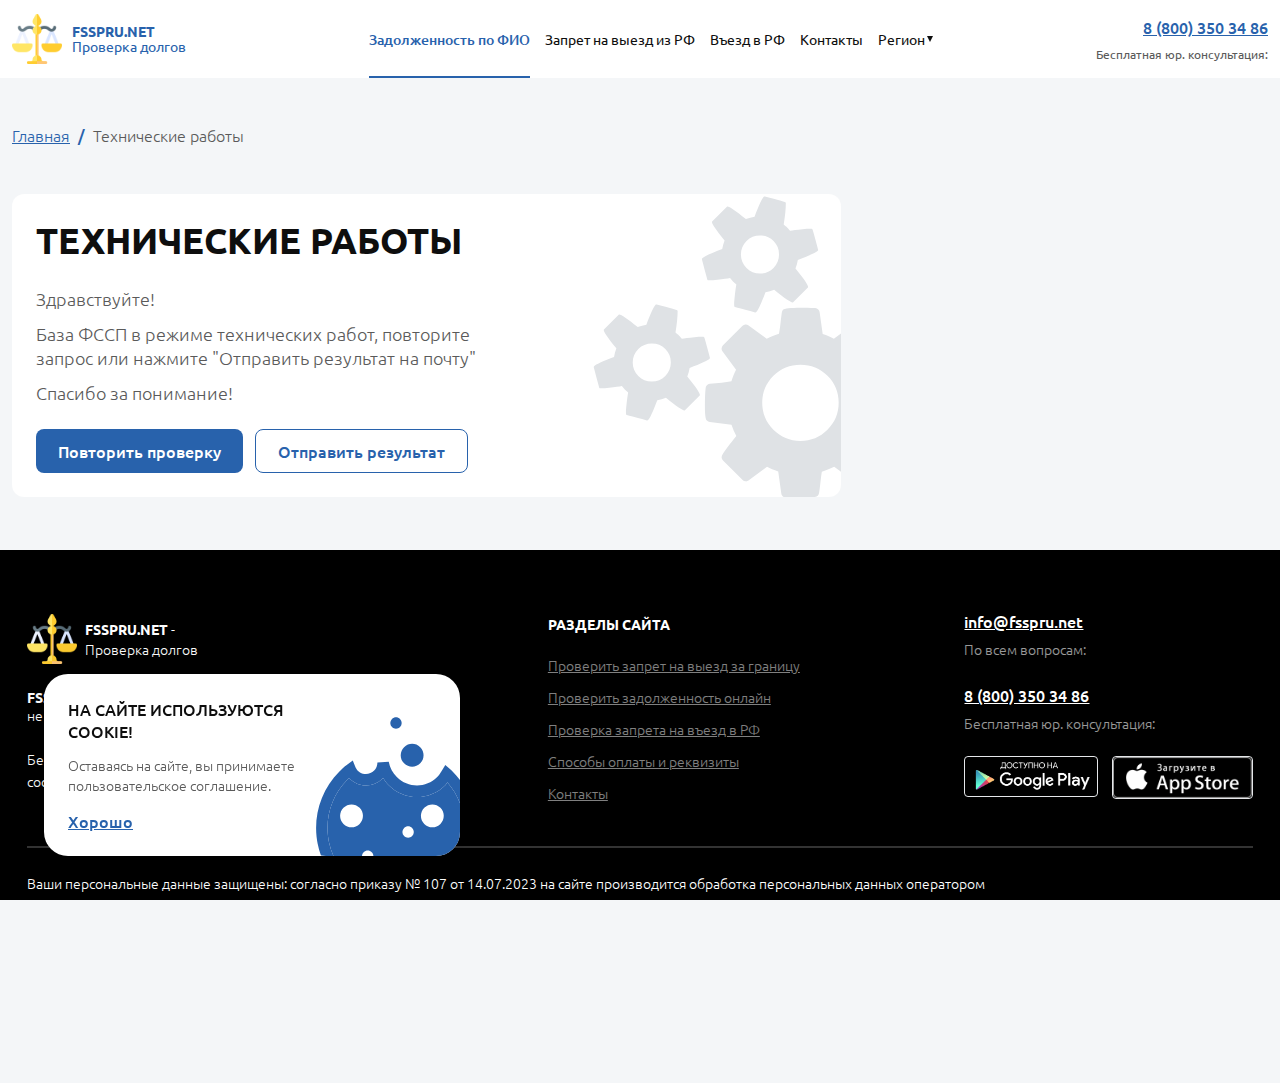
<file: technical.html>
<!DOCTYPE html>
<html lang="ru">

<head>
	<meta charset="UTF-8">
	<meta http-equiv="X-UA-Compatible" content="IE=edge">
	<meta name="viewport" content="width=device-width, initial-scale=1.0">
	<title>Технические работы</title>
	<meta name="description" content="Данная страница удалена или не существовала вовсе, вернитесь на главную страницу.">
	<meta name="keywords" content="" />
	<meta property="og:title" content="" />
	<meta property="og:description"
		content="Данная страница удалена или не существовала вовсе, вернитесь на главную страницу.">
	<meta property="og:type" content="website" />
	<meta property="og:url" content="https://fsspru.net/" />
	<meta property="og:image" content="apple-touch-icon.png" />
	<link rel="shortcut icon" href="favicon.ico">
	<link rel="apple-touch-icon" sizes="144x144" href="apple-touch-icon.png">
	<link rel="icon" type="image/png" sizes="32x32" href="favicon-32x32.png">
	<link rel="icon" type="image/png" sizes="16x16" href="favicon-16x16.png">
	<link rel="manifest" href="site.webmanifest.txt">
	<link rel="mask-icon" href="safari-pinned-tab.svg" color="#5bbad5">
	<meta name="msapplication-TileColor" content="#da532c">
	<meta name="theme-color" content="#ffffff">
	<script type="application/ld+json">
    {
      "@context": "https://schema.org",
      "@type": "Organization",
      "url": "https://fsspru.net/technical.html",
      "logo": "https://fsspru.net/img/logo.png"
    }
  </script>

	<!-- add plugins css -->
	<link rel="stylesheet" href="css/bootstrap.min.css">
	<link rel="stylesheet" href="css/slick.css">
	<!-- add plugins css end -->

	<link rel="stylesheet" href="css/style.css">
	<link rel="stylesheet" href="css/header.css">
	<link rel="stylesheet" href="css/footer.css">
	<link rel="stylesheet" href="css/technical.css">
	<link rel="stylesheet" href="css/modal.css">
	<link rel="stylesheet" href="css/media.css">
</head>

<body>

	<div class="overlay-bg"></div>
	<nav class="navbar navbar-expand-lg navbar-light fixed-top navbar-header">
		<div class="wrapperHeader">
			<div class="wrapperLogoAndBtn">
				<a class="navbar-brand wrapperLogo" href="index.html">
					<img src="img/logotip.png" class="logo" alt loading="lazy">
					<div class="textHeader">
						<strong>FSSPRU.NET</strong>
						<br>Проверка долгов
					</div>
				</a>
				<button class="navbar-toggler collapsed" type="button" data-toggle="collapse" data-target="#navbarText"
					aria-controls="navbarText" aria-expanded="false" aria-label="Toggle navigation">
					<span class="navbar-toggler-icon"></span>
				</button>
			</div>
			<div class="collapse navbar-collapse justify-content-between" id="navbarText">
				<ul class="nav navbar-nav wrapperLinksHeader align-items-center justify-content-between">
					<li class="nav-item"><a class="nav-link itemHeader active" href="index.html">Задолженность по ФИО</a></li>
					<li class="nav-item"><a class="nav-link itemHeader" href="proverit-zapret-na-vyezd-za-granitsu.html">Запрет на
							выезд из РФ</a></li>
					<li class="nav-item"><a class="nav-link itemHeader" href="proverit-zapret-na-vezd-v-rf.html">Въезд в РФ</a>
					</li>
					<li class="nav-item"><a class="nav-link itemHeader" href="kontakty.html">Контакты</a></li>
					<li class="nav-item dropdown"><a class="nav-link itemHeader dropdown-toggle" href="index.html#"
							data-toggle="dropdown">Регион
							<!-- <span class="caret"></span> -->
						</a>
						<div id="w2" class="dropdown-menu-left dropdown-menu">
							<div class="scroll-vertical">
								<a class="dropdown-item" href="region/altayskiy-kray.html">Алтайский край</a>
								<a class="dropdown-item" href="region/amurskaya-oblast.html">Амурская область</a>
								<a class="dropdown-item" href="region/arkhangelskaya-oblast.html">Архангельская область</a>
								<a class="dropdown-item" href="region/astrakhanskaya-oblast.html">Астраханская область</a>
								<a class="dropdown-item" href="region/belgorodskaya-oblast.html">Белгородская область</a>
								<a class="dropdown-item" href="region/bryanskaya-oblast.html">Брянская область</a>
								<a class="dropdown-item" href="region/vladimirskaya-oblast.html">Владимирская область</a>
								<a class="dropdown-item" href="region/volgogradskaya-oblast.html">Волгоградская область</a>
								<a class="dropdown-item" href="region/vologodskaya-oblast.html">Вологодская область</a>
								<a class="dropdown-item" href="region/voronezhskaya-oblast.html">Воронежская область</a>
								<a class="dropdown-item" href="region/yevreyskaya-avtonomnaya-oblast.html">Еврейская А.обл.</a>
								<a class="dropdown-item" href="region/zabaykalskiy-kray.html">Забайкальский край</a>
								<a class="dropdown-item" href="region/ivanovskaya-oblast.html">Ивановская область</a>
								<a class="dropdown-item" href="region/irkutskaya-oblast.html">Иркутская область</a>
								<a class="dropdown-item" href="region/kabardino-balkarskaya-respublika.html">Кабардино-Балкарская
									Республика</a>
								<a class="dropdown-item" href="region/kaliningradskaya-oblast.html">Калининградская область</a>
								<a class="dropdown-item" href="region/kaluzhskaya-oblast.html">Калужская область</a>
								<a class="dropdown-item" href="region/kamchatskiy-kray.html">Камчатский край</a>
								<a class="dropdown-item" href="region/karachayevo-cherkesskaya-respublika.html">Карачаево-Черкесская
									Республика</a>
								<a class="dropdown-item" href="region/kemerovskaya-oblast.html">Кемеровская область</a>
								<a class="dropdown-item" href="region/kirovskaya-oblast.html">Кировская область</a>
								<a class="dropdown-item" href="region/kostromskaya-oblast.html">Костромская область</a>
								<a class="dropdown-item" href="region/krasnodarskiy-kray.html">Краснодарский край</a>
								<a class="dropdown-item" href="region/krasnoyarskiy-kray.html">Красноярский край</a>
								<a class="dropdown-item" href="region/kurganskaya-oblast.html">Курганская область</a>
								<a class="dropdown-item" href="region/kurskaya-oblast.html">Курская область</a>
								<a class="dropdown-item" href="region/leningradskaya-oblast.html">Ленинградская область</a>
								<a class="dropdown-item" href="region/lipetskaya-oblast.html">Липецкая область</a>
								<a class="dropdown-item" href="region/magadanskaya-oblast.html">Магаданская область</a>
								<a class="dropdown-item" href="region/moskva.html">Москва</a>
								<a class="dropdown-item" href="region/moskovskaya-oblast.html">Московская область</a>
								<a class="dropdown-item" href="region/murmanskaya-oblast.html">Мурманская область</a>
								<a class="dropdown-item" href="region/nenetskiy-avtonomnyy-okrug.html">Ненецкий АО</a>
								<a class="dropdown-item" href="region/nizhegorodskaya-oblast.html">Нижегородская область</a>
								<a class="dropdown-item" href="region/novgorodskaya-oblast.html">Новгородская область</a>
								<a class="dropdown-item" href="region/novosibirskaya-oblast.html">Новосибирская область</a>
								<a class="dropdown-item" href="region/omskaya-oblast.html">Омская область</a>
								<a class="dropdown-item" href="region/orenburgskaya-oblast.html">Оренбургская область</a>
								<a class="dropdown-item" href="region/orlovskaya-oblast.html">Орловская область</a>
								<a class="dropdown-item" href="region/penzenskaya-oblast.html">Пензенская область</a>
								<a class="dropdown-item" href="region/permskiy-kray.html">Пермский край</a>
								<a class="dropdown-item" href="region/primorskiy-kray.html">Приморский край</a>
								<a class="dropdown-item" href="region/pskovskaya-oblast.html">Псковская область</a>
								<a class="dropdown-item" href="region/adygey-respublika.html">Республика Адыгея (Адыгея)</a>
								<a class="dropdown-item" href="region/altay-respublika.html">Республика Алтай</a>
								<a class="dropdown-item" href="region/bashkortostan-respublika.html">Республика Башкортостан</a>
								<a class="dropdown-item" href="region/buryatiya-respublika.html">Республика Бурятия</a>
								<a class="dropdown-item" href="region/dagestan-respublika.html">Республика Дагестан</a>
								<a class="dropdown-item" href="region/ingushetiya-respublika.html">Республика Ингушетия</a>
								<a class="dropdown-item" href="region/kalmykiya-respublika.html">Республика Калмыкия</a>
								<a class="dropdown-item" href="region/kareliya-respublika.html">Республика Карелия</a>
								<a class="dropdown-item" href="region/komi-respublika.html">Республика Коми</a>
								<a class="dropdown-item" href="region/avtonomnaya-respublika-krym.html">Республика Крым</a>
								<a class="dropdown-item" href="region/mariy-el-respublika.html">Республика Марий Эл</a>
								<a class="dropdown-item" href="region/mordoviya-respublika.html">Республика Мордовия</a>
								<a class="dropdown-item" href="region/saha-respublika.html">Республика Саха (Якутия)</a>
								<a class="dropdown-item" href="region/severnaya-osetiya-respublika.html">Республика Северная Осетия</a>
								<a class="dropdown-item" href="region/tatarstan-respublika.html">Республика Татарстан</a>
								<a class="dropdown-item" href="region/tyva-respublika.html">Республика Тыва</a>
								<a class="dropdown-item" href="region/khakasiya-respublika.html">Республика Хакасия</a>
								<a class="dropdown-item" href="region/rostovskaya-oblast.html">Ростовская область</a>
								<a class="dropdown-item" href="region/ryazanskaya-oblast.html">Рязанская область</a>
								<a class="dropdown-item" href="region/samarskaya-oblast.html">Самарская область</a>
								<a class="dropdown-item" href="region/sankt-peterburg.html">Санкт-Петербург</a>
								<a class="dropdown-item" href="region/saratovskaya-oblast.html">Саратовская область</a>
								<a class="dropdown-item" href="region/sakhalinskaya-oblast.html">Сахалинская область</a>
								<a class="dropdown-item" href="region/sverdlovskaya-oblast.html">Свердловская область</a>
								<a class="dropdown-item" href="region/sevastopol.html">Севастополь</a>
								<a class="dropdown-item" href="region/smolenskaya-oblast.html">Смоленская область</a>
								<a class="dropdown-item" href="region/stavropolskiy-kray.html">Ставропольский край</a>
								<a class="dropdown-item" href="region/tambovskaya-oblast.html">Тамбовская область</a>
								<a class="dropdown-item" href="region/tverskaya-oblast.html">Тверская область</a>
								<a class="dropdown-item" href="region/tomskaya-oblast.html">Томская область</a>
								<a class="dropdown-item" href="region/tulskaya-oblast.html">Тульская область</a>
								<a class="dropdown-item" href="region/tyumenskaya-oblast.html">Тюменская область</a>
								<a class="dropdown-item" href="region/udmurtskaya-respublika.html">Удмуртская Республика</a>
								<a class="dropdown-item" href="region/ulyanovskaya-oblast.html">Ульяновская область</a>
								<a class="dropdown-item" href="region/khabarovskiy-kray.html">Хабаровский край</a>
								<a class="dropdown-item" href="region/khanty-mansiyskiy-avtonomnyy-okrug.html">Ханты-Мансийский АО</a>
								<a class="dropdown-item" href="region/chelyabinskaya-oblast.html">Челябинская область</a>
								<a class="dropdown-item" href="region/chechenskaya-respublika.html">Чеченская Республика</a>
								<a class="dropdown-item" href="region/chuvashskaya-respublika.html">Чувашская Республика</a>
								<a class="dropdown-item" href="region/chukotskiy-avtonomnyy-okrug.html">Чукотский АО</a>
								<a class="dropdown-item" href="region/yamalo-nenetskiy-avtonomnyy-okrug.html">Ямало-Ненецкий АО</a>
								<a class="dropdown-item" href="region/yaroslavskaya-oblast.html">Ярославская область</a>
							</div>
						</div>
					</li>
				</ul>
				<div class="phoneHeader">
					<a href="tel:88003503486">8 (800) 350 34 86</a>
					<span>Бесплатная юр. консультация:</span>
				</div>
			</div>
		</div>
	</nav>

	<div class="mainWrapper">
		<div class="content">
			<div class="page-technical">
				<div class="container">
					<div class="row">
						<div class="col-12">
							<ul class="breadcrumbs my-ul">
								<li><a href="index.html">Главная</a></li>
								<li><span>Технические работы</span></li>
							</ul>
						</div>

						<div class="col-12">
							<div class="site-contact">
								<div class="row">
									<div class="col-12 col-lg-8">
										<div class="technical-box">
											<h1><strong>Технические работы</strong></h1>
											<div class="box-text">
												<p>Здравствуйте!</p>
												<p>База ФССП в режиме технических работ, повторите запрос или нажмите "Отправить результат на
													почту"</p>
												<p>Спасибо за понимание!</p>
											</div>
											<div class="btn-group">
												<a href="#" class="btn btn-accent">Повторить проверку</a>
												<a href="#" class="btn btn-border" data-toggle="modal" data-target="#resultModal">Отправить
													результат</a>
											</div>
										</div>
									</div>
								</div>

							</div>
						</div>
					</div>
				</div>
			</div>
		</div>

		<footer>
			<div class="container-fluid">
				<div class="row wrapperFooter wrapperUpFooter">
					<div class="col-lg-5 col-md-4 col-sm-6 сol-12">
						<div class="wrapperLogoFooter">
							<img src="img/logotip.png" class="logo" alt loading="lazy">
							<div class="logoText">
								<strong>FSSPRU.NET</strong> - <br>
								Проверка долгов
							</div>
						</div>

						<div class="contentTextNameDownFooter">
							<p><strong>FSSPRU.NET</strong> Сервис проверки задолженности не является официальным сайтом ФССП.</p>
						</div>

						<div class="contentTextUpFooter">
							<p>Безопасность операций подтверждена сертификатом соответствия международному стандарту PCI DSS.</p>
						</div>
					</div>

					<div class="col-lg-4 col-md-4 col-sm-6 col-12">
						<div class="wrapperSectionsFooter">
							<div class="wrapperSectionsFooterTitle">
								<strong>Разделы сайта</strong>
							</div>
							<div class="contentTextUpFooter">
								<a class="contentTextUpFooterLinks" href="proverit-zapret-na-vyezd-za-granitsu.html">
									Проверить запрет на выезд за границу
								</a>
								<a class="contentTextUpFooterLinks" href="index.html">
									Проверить задолженность онлайн
								</a>
								<a class="contentTextUpFooterLinks" href="proverit-zapret-na-vyezd-za-granitsu.html">
									Проверка запрета на въезд в РФ
								</a>
								<a class="contentTextUpFooterLinks" href="oplata.html">
									Способы оплаты и реквизиты
								</a>
								<a class="contentTextUpFooterLinks" href="kontakty.html">
									Контакты
								</a>
							</div>
						</div>
					</div>

					<div class="col-lg-3 col-md-4 col-sm-6 col-12">
						<div class="wrapperContactFooter">
							<div class="wrapperContactFooterBox">
								<a href="mailto:info@fsspru.net">info@fsspru.net</a>
								<span>По всем вопросам:</span>
							</div>

							<div class="wrapperContactFooterBox">
								<a href="tel:88003503486">8 (800) 350 34 86</a>
								<span>Бесплатная юр. консультация:</span>
							</div>

							<div class="application-links">
								<a href="https://play.google.com/store/apps/details?id=com.fssp.app" target="_blank" rel="nofollow"
									onclick="ym(70699780,'reachGoal','and');return true;" class="application-links__item"><img
										src="img/android.png" alt="приложение фссп на андройд" loading="lazy"></a>
								<a href="https://apps.apple.com/app/%D1%84%D1%81%D1%81%D0%BF-%D0%BF%D1%80%D0%BE%D0%B2%D0%B5%D1%80%D0%BA%D0%B0-%D0%B4%D0%BE%D0%BB%D0%B3%D0%BE%D0%B2-%D0%BF%D0%BE-%D1%84%D0%B8%D0%BE/id1628348859?platform=iphone"
									target="_blank" rel="nofollow" onclick="ym(70699780,'reachGoal','ios');return true;"
									class="application-links__item"><img src="img/apple.png" alt="приложение фссп на айфон"
										loading="lazy"></a>
							</div>
						</div>
					</div>

					<div class="col-12">
						<div class="wrapperPaymentsFooter">
							<div class="box-text">
								<p>Ваши персональные данные защищены: согласно приказу № 107 от 14.07.2023 на сайте производится
									обработка
									персональных
									данных оператором состоящим в реестре РКН под номером 36-23-009650</p>
							</div>
						</div>
					</div>
				</div>
			</div>

			<div class="container-fluid">
				<div class="row wrapperFooter wrapperDownFooter">
					<div class="col-lg-9 col-md-8 col-sm-6 сol-12">
						<div class="contentTextUpFooter">
							<div>Расчеты по переводу денежных средств осуществляет ООО НКО «МОБИ.Деньги» (лицензия ЦБ РФ № 3523-К от
								06.12.2013
								г.)
							</div>
						</div>
					</div>
					<div class="col-lg-3 col-md-4 col-sm-6 сol-12">
						<div class="documentsLinks">
							<a href="oferta.html" class="contentTextDownFooter">
								Договор оферты
							</a>
							<a href="politika.html" class="contentTextDownFooter">
								Политика кофиденциальности
							</a>
						</div>
					</div>
				</div>
			</div>
		</footer>
	</div>



	<!-- cookies -->
	<div class="tibrr-cookie-consent">
		<div class="tibrr-cookie-consent-container">
			<div class="tibrr-cookie-consent-text">
				<div class="tibrr-cookie-consent-text-title">На сайте используются Cookie!</div>
				<div class="box-text">
					<p>Оставаясь на сайте, вы принимаете пользовательское соглашение.</p>
				</div>
				<a href="#" class="tibrr-cookie-consent-button">Хорошо</a>
			</div>
			<div class="tibrr-cookie-consent-icon"><img src="img/cookie.svg" alt="Куки"></div>
		</div>
	</div>

	<!-- Modal -->
	<div class="modal fade" id="resultModal" tabindex="-1" role="dialog" 
		aria-hidden="true">
		<div class="modal-dialog modal-dialog-centered">
			<div class="modal-content">
				<div class="modal-header">
					<div class="modal-title"><strong>Оставьте</strong> ваш E-mail</div>
					<!-- <button type="button" class="close" data-dismiss="modal" aria-label="Close">
						<span aria-hidden="true">&times;</span>
					</button> -->
					<div class="box-text">
						<p>оставьте адрес эл. почты и мы пришлем результат проверки на вашу почту</p>
					</div>
				</div>
				<div class="modal-body">
					<form method="post" class="form-modal">
						<div class="form-group">
							<label for="mail">
								<span class="input-title">Укажите ваш E-mail</span>
							</label>
							<input type="text" placeholder="E-mail" name="mail" id="mail" required>
						</div>
						<div class="btn-group">
							<button type="submit" class="btn btn-accent">Отправить</button>
							<a href="#" class="btn btn-border" data-dismiss="modal" aria-label="Close">Закрыть</a>
						</div>
					</form>
				</div>
			</div>
		</div>
	</div>

	<!-- add plugins js-->
	<script src="js/jquery.min.js"></script>
	<script src="js/bootstrap.bundle.min.js"></script>
	<script src="js/slick.min.js"></script>
	<script src="js/jquery.maskedinput.min.js"></script>
	<!-- add plugins js end-->

	<script src="js/common.js"></script>

</body>

</html>
</file>
<file: css/style.css>
@import url("https://fonts.googleapis.com/css2?family=Ubuntu:wght@300;400;500;700&display=swap");
* {
  -webkit-box-sizing: border-box;
  box-sizing: border-box;
  -webkit-font-smoothing: antialiased;
  -moz-osx-font-smoothing: grayscale;
}
*:before, *:after {
  -webkit-box-sizing: border-box;
  box-sizing: border-box;
}

html, body, div, span, applet, object, iframe, h1, h2, h3, h4, h5, h6, p, blockquote, pre, a, abbr, acronym, address, big, cite, code, del, dfn, em, img, ins, kbd, q, s, samp, small, strike, strong, sub, sup, tt, var, b, u, i, center, dl, dt, dd, ol, ul, li, fieldset, form, label, legend, table, caption, tbody, tfoot, thead, tr, th, td, article, aside, canvas, details, embed, figure, figcaption, footer, header, hgroup, menu, nav, output, ruby, section, summary, time, mark, audio, video {
  margin: 0;
  padding: 0;
  border: 0;
  font-size: 100%;
  font: inherit;
  vertical-align: baseline;
}

/* HTML5 display-role reset for older browsers */
article, aside, details, figcaption, figure, footer, header, hgroup, menu, nav, section {
  display: block;
}

blockquote, q {
  quotes: none;
}

blockquote:before, blockquote:after, q:before, q:after {
  content: "";
  content: none;
}

table {
  border-collapse: collapse;
  border-spacing: 0;
}

body {
  font-size: 16px;
  min-width: 320px;
  position: relative;
  line-height: normal;
  font-family: "Ubuntu", sans-serif;
  font-weight: normal;
  background: #F4F6F8;
  color: #0E0E0E;
}

html, body {
  overflow-x: hidden;
  height: 100%;
}

img {
  display: block;
  max-width: 100%;
  height: auto;
}

.text-center {
  text-align: center;
}

a {
  display: block;
  text-decoration: none;
  -webkit-transition: 0.3s ease;
  transition: 0.3s ease;
  outline: none;
  width: -webkit-fit-content;
  width: -moz-fit-content;
  width: fit-content;
}
a:hover, a:focus {
  text-decoration: none;
}

input, textarea, select, .form-control {
  outline: none;
  -webkit-box-shadow: none;
          box-shadow: none;
  -webkit-appearance: none;
     -moz-appearance: none;
          appearance: none;
  padding: 0 10px;
  -webkit-box-sizing: border-box;
          box-sizing: border-box;
  border-radius: 8px;
  border: 1px solid rgba(90, 90, 90, 0.5);
  background: #FFF;
  width: 100%;
  height: 36px;
  color: #0E0E0E;
  font-family: "Ubuntu", sans-serif;
  font-size: 16px;
  font-weight: 300;
  box-shadow: none;
  cursor: pointer;
}
input::-webkit-input-placeholder, textarea::-webkit-input-placeholder, select::-webkit-input-placeholder, .form-control::-webkit-input-placeholder {
  color: rgba(90, 90, 90, 0.5);
}
input::-moz-placeholder, textarea::-moz-placeholder, select::-moz-placeholder, .form-control::-moz-placeholder {
  color: rgba(90, 90, 90, 0.5);
}
input:-ms-input-placeholder, textarea:-ms-input-placeholder, select:-ms-input-placeholder, .form-control:-ms-input-placeholder {
  color: rgba(90, 90, 90, 0.5);
}
input::-ms-input-placeholder, textarea::-ms-input-placeholder, select::-ms-input-placeholder, .form-control::-ms-input-placeholder {
  color: rgba(90, 90, 90, 0.5);
}
input::placeholder, textarea::placeholder, select::placeholder, .form-control::placeholder {
  color: rgba(90, 90, 90, 0.5);
}
input:hover, textarea:hover, select:hover, .form-control:hover {
  outline: none;
  -webkit-box-shadow: none;
          box-shadow: none;
  color: rgba(90, 90, 90, 0.5);
  border: 1px solid #007BFF;
}
input:focus, textarea:focus, select:focus, .form-control:focus {
  color: #0E0E0E;
  border: 1px solid #007BFF;
  outline: none;
  -webkit-box-shadow: none;
          box-shadow: none;
}
input:disabled, textarea:disabled, select:disabled, .form-control:disabled {
  background: transparent;
  cursor: inherit;
}
input:disabled:hover, textarea:disabled:hover, select:disabled:hover, .form-control:disabled:hover {
  color: #0E0E0E;
}

label {
  display: block;
  position: relative;
  width: 100%;
}

.input-title {
  width: 100%;
  min-height: 14px;
  display: -webkit-box;
  display: -ms-flexbox;
  display: flex;
  -webkit-box-align: center;
      -ms-flex-align: center;
          align-items: center;
  margin: 0 0 4px;
  color: #0E0E0E;
  font-size: 12px;
  font-weight: 300;
  line-height: 100%;
}
.input-title__text {
  margin: 0 0 0 auto;
}
.input-title sup {
  font-weight: bold;
  margin: 0px 0 -10px 2px;
}

[type=radio], [type=checkbox] {
  -webkit-appearance: auto;
     -moz-appearance: auto;
          appearance: auto;
}

textarea {
  resize: none;
  padding: 12px 17px;
  height: 103px;
}

.error-label ~ input {
  border: 1px solid #D92A2A;
  color: #5A5A5A;
}
.error-label ~ input::-webkit-input-placeholder {
  color: #5A5A5A;
}
.error-label ~ input::-moz-placeholder {
  color: #5A5A5A;
}
.error-label ~ input:-ms-input-placeholder {
  color: #5A5A5A;
}
.error-label ~ input::-ms-input-placeholder {
  color: #5A5A5A;
}
.error-label ~ input::placeholder {
  color: #5A5A5A;
}
.error-label ~ input:hover, .error-label ~ input:focus {
  border: 1px solid #D92A2A;
}
.error-label .error-box {
  display: block;
}

.error-box {
  margin: 4px 0 0;
  width: 100%;
  color: #D92A2A;
  font-size: 12px;
  font-weight: 300;
  line-height: 100%;
}

button, .btn {
  outline: none;
  -webkit-transition: 0.3s ease;
  transition: 0.3s ease;
  cursor: pointer;
  -webkit-box-shadow: none;
          box-shadow: none;
  font-family: "Ubuntu", sans-serif;
  padding: 0;
  margin: 0;
  border: none;
  border-radius: 0;
}
button:hover, button:focus, .btn:hover, .btn:focus {
  outline: none;
  -webkit-box-shadow: none;
          box-shadow: none;
}

.btn {
  display: -webkit-box;
  display: -ms-flexbox;
  display: flex;
  -webkit-box-align: center;
      -ms-flex-align: center;
          align-items: center;
  -webkit-box-pack: center;
      -ms-flex-pack: center;
          justify-content: center;
  text-align: center;
  padding: 10px 20px;
  font-size: 16px;
  font-weight: 500;
  height: 44px;
  border-radius: 8px;
  -webkit-transition: 0.3s ease;
  transition: 0.3s ease;
}

.btnSearch, .btn-accent {
  color: #fff;
  background: #2862AC;
}
.btnSearch:hover, .btn-accent:hover {
  background: #007BFF;
  color: #fff;
}
.btnSearch:focus, .btnSearch.active, .btn-accent:focus, .btn-accent.active {
  background: #007BFF;
  -webkit-box-shadow: 0px 0px 14px 0px rgba(0, 123, 255, 0.4);
          box-shadow: 0px 0px 14px 0px rgba(0, 123, 255, 0.4);
  color: #fff;
}
.btnSearch.disabled, .btn-accent.disabled {
  background: #5A5A5A;
  color: #fff;
}

.btn-border {
  border: 1px solid #2862AC;
  color: #2862AC;
  background: #fff;
}
.btn-border:hover {
  background: #2862AC;
  color: #fff;
}
.btn-border:hover .svg-icon {
  fill: #fff;
}
.btn-border:focus, .btn-border.active {
  background: #007BFF;
  -webkit-box-shadow: 0px 0px 14px 0px rgba(0, 123, 255, 0.4);
          box-shadow: 0px 0px 14px 0px rgba(0, 123, 255, 0.4);
  color: #fff;
  border-color: #007BFF;
}
.btn-border.disabled {
  border: 1px solid #5A5A5A;
  background: #FFF;
  color: #5A5A5A;
}
.btn-border .svg-icon {
  width: 13px;
  height: 12px;
  margin: 0 0 0 8px;
  display: -webkit-box;
  display: -ms-flexbox;
  display: flex;
  -webkit-box-align: center;
      -ms-flex-align: center;
          align-items: center;
  -webkit-box-pack: center;
      -ms-flex-pack: center;
          justify-content: center;
  fill: #2862AC;
}
.btn-border .svg-icon-prev {
  margin: 0 8px 0 0;
}

.btn-group {
  width: 100%;
  -ms-flex-wrap: wrap;
      flex-wrap: wrap;
}
.btn-group .btn {
  width: -webkit-fit-content;
  width: -moz-fit-content;
  width: fit-content;
  margin: 0 24px 0 0;
  -webkit-box-flex: 0;
      -ms-flex: none;
          flex: none;
}
.btn-group .btn:last-child {
  margin: 0;
}

.btn-group > .btn-group:not(:last-child) > .btn, .btn-group > .btn:not(:last-child):not(.dropdown-toggle), .btn-group > .btn-group:not(:first-child) > .btn, .btn-group > .btn:not(:first-child) {
  border-radius: 8px;
}

.svg-icon {
  display: inline-block;
  width: 100%;
  height: 100%;
}

strong, b {
  font-weight: bold;
  display: inline;
}

ul, ol {
  padding: 0 0 0 20px;
}

.my-ul {
  list-style: none;
  padding: 0;
}

.list-dots {
  list-style-type: disc;
}

h1 {
  font-size: 36px;
  text-transform: uppercase;
}

.content h1 {
  margin: 0 0 24px;
}

h2 {
  font-size: 32px;
  text-transform: uppercase;
  margin: 0 0 24px;
}

.h3 {
  font-size: 24px;
  font-weight: 500;
  width: 100%;
}

.h4 {
  font-size: 16px;
  font-weight: bold;
  margin: 0 0 24px;
  text-transform: uppercase;
}

.input-dropdown, .dropdown-toggle-tab {
  background: #FFF url("../img/arrow-bottom.svg") no-repeat calc(100% - 10px) center;
  background-size: 8px;
  width: 100%;
}

.dropdown-toggle-tab {
  text-align: left;
  font-weight: 300;
  padding: 5px 10px;
  -webkit-box-pack: start;
      -ms-flex-pack: start;
          justify-content: flex-start;
  font-size: 16px;
  border-radius: 8px;
  border: 1px solid rgba(90, 90, 90, 0.5);
  color: #5A5A5A;
  height: auto;
}
.dropdown-toggle-tab:after {
  display: none;
}
.dropdown-toggle-tab:fosus, .dropdown-toggle-tab:hover {
  font-weight: 300;
  color: #2862AC;
}

.descCardsInfo {
  color: #5A5A5A;
  font-weight: 300;
  margin: 0 0 24px;
}

.container {
  max-width: 1320px;
  padding: 0 12px;
}

.row {
  margin: 0 -12px;
}
.row > * {
  padding: 0 12px;
}

.m-24 {
  margin: 24px 0;
}

.mb-16 {
  margin-bottom: 16px;
}

.mb-24 {
  margin-bottom: 24px;
}

.mb-36 {
  margin-bottom: 36px;
}

.mb-64 {
  margin-bottom: 64px;
}

.mt-24 {
  margin-top: 24px;
}

.m-24 {
  margin: 24px 0;
}

.m-64 {
  margin: 64px 0;
}

.h-auto {
  height: auto;
}

.cardWhite {
  background: #fff;
  border-radius: 12px;
}

.color-accent {
  color: #2862AC;
}

a.color-accent {
  color: #2862AC;
}
a.color-accent:hover {
  color: #007BFF;
}

a.color-white {
  color: #fff;
}
a.color-white:hover {
  color: #2862AC;
}

.text-decoration-line {
  text-decoration: underline;
}

.font-500 {
  font-weight: 500;
}

.box-text {
  color: #5A5A5A;
  line-height: 160%;
  font-weight: 300;
}
.box-text p {
  margin: 0 0 12px;
}
.box-text p:last-child {
  margin: 0;
}

.color-black {
  color: #0E0E0E;
}

.color-red {
  color: #D92A2A;
}

.dropdown.show .dropdown-toggle {
  color: #2862AC;
  font-weight: 500;
}

.dropdown-item.active, .dropdown-item:active {
  color: #2862AC;
  background: transparent;
}

.scroll-vertical {
  width: 100%;
}
.scroll-vertical::-webkit-scrollbar {
  width: 6px;
  height: 6px;
  border-radius: 2px;
}
.scroll-vertical::-webkit-scrollbar-track {
  background-color: #2862AC;
  border-radius: 2px;
}
.scroll-vertical::-webkit-scrollbar-track-piece {
  background-color: #E5E7EA;
  border-radius: 2px;
}
.scroll-vertical::-webkit-scrollbar-thumb {
  background-color: #2862AC;
  border-radius: 2px;
}
.scroll-vertical::-webkit-scrollbar-corner {
  background-color: #E5E7EA;
  border-radius: 2px;
}
.scroll-vertical::-webkit-resizer {
  background-color: #2862AC;
  border-radius: 2px;
}

.navbar-light .navbar-nav .active > .nav-link, .navbar-light .navbar-nav .nav-link.active, .navbar-light .navbar-nav .nav-link.show, .navbar-light .navbar-nav .show > .nav-link {
  color: #2862AC;
}

.slick-slider {
  width: 100%;
}

.slick-slide {
  outline: none;
}

.tibrr-cookie-consent {
  position: fixed;
  z-index: 10;
  bottom: 44px;
  left: 44px;
  border-radius: 24px;
  background: #FFF;
  max-width: 416px;
  width: 100%;
  -webkit-box-shadow: 0px -4px 54px 0px rgba(0, 0, 0, 0.1);
          box-shadow: 0px -4px 54px 0px rgba(0, 0, 0, 0.1);
}
.tibrr-cookie-consent-text {
  width: 100%;
}
.tibrr-cookie-consent-text-title {
  color: #0E0E0E;
  font-weight: 500;
  text-transform: uppercase;
  font-size: 16px;
}

.tibrr-cookie-consent-container {
  display: -webkit-box;
  display: -ms-flexbox;
  display: flex;
  -webkit-box-align: center;
      -ms-flex-align: center;
          align-items: center;
  position: relative;
  padding: 24px 109px 24px 24px;
  width: 100%;
}
.tibrr-cookie-consent-container .box-text {
  margin: 14px 0;
  font-size: 14px;
  font-weight: 300;
  line-height: 140%;
  max-width: 238px;
}

.tibrr-cookie-consent-icon {
  position: absolute;
  z-index: -1;
  right: 0;
  bottom: 0;
  height: 100%;
  width: 158px;
  display: -webkit-box;
  display: -ms-flexbox;
  display: flex;
  -webkit-box-align: end;
      -ms-flex-align: end;
          align-items: flex-end;
  -webkit-box-pack: end;
      -ms-flex-pack: end;
          justify-content: flex-end;
}
.tibrr-cookie-consent-icon img {
  width: 100%;
}

.tibrr-cookie-consent-button {
  font-size: 16px;
  font-weight: 500;
  line-height: 140%;
  text-decoration-line: underline;
  color: #2862AC;
}
.tibrr-cookie-consent-button:hover {
  color: #007BFF;
}

.tooltip-wrapper {
  position: relative;
  margin: 0 0 0 4px;
}
.tooltip-wrapper:hover .btn-tooptip {
  background: #2862AC;
  color: #fff;
}

.btn-tooptip {
  cursor: pointer;
  border-radius: 50%;
  display: -webkit-box;
  display: -ms-flexbox;
  display: flex;
  -webkit-box-align: center;
      -ms-flex-align: center;
          align-items: center;
  -webkit-box-pack: center;
      -ms-flex-pack: center;
          justify-content: center;
  background: rgba(90, 90, 90, 0.1);
  color: #2862AC;
  font-size: 11px;
  font-weight: 500;
  width: 14px;
  height: 14px;
  min-width: 14px;
  -webkit-transition: 0.3s;
  transition: 0.3s;
}
.btn-tooptip:hover ~ .tooltip-box {
  display: block;
}

.btn-tooptip-white {
  background: #fff;
}

.tooltip-box {
  position: absolute;
  z-index: 3;
  min-width: 290px;
  max-width: 290px;
  border-radius: 8px;
  background: #FFF;
  -webkit-box-shadow: 0px -4px 54px 0px rgba(0, 0, 0, 0.1);
          box-shadow: 0px -4px 54px 0px rgba(0, 0, 0, 0.1);
  background: #fff;
  padding: 11px 14px 15px;
  font-weight: 300;
  line-height: 140%;
  font-size: 14px;
  color: #5A5A5A;
  top: 100%;
  left: 50%;
  -webkit-transform: translate(-27%, 0);
          transform: translate(-27%, 0);
  margin: 4px 0 0;
  display: none;
}
.tooltip-box__close {
  position: absolute;
  width: 16px;
  height: 16px;
  top: 14px;
  right: 14px;
  background: url("../img/close-blue.svg") no-repeat center;
  background-size: 100%;
  display: none;
}

.nav-tabs {
  width: 100%;
  border-radius: 0;
  border: none;
}
.nav-tabs .nav-item {
  -webkit-box-flex: 1;
      -ms-flex: 1;
          flex: 1;
}
.nav-tabs .nav-link {
  color: #5A5A5A;
  background: transparent;
  border-radius: 0;
  border: none;
  border-bottom: 2px solid rgba(90, 90, 90, 0.25);
  padding: 12px;
  text-align: center;
  width: 100%;
}
.nav-tabs .nav-link:hover {
  color: #2862AC;
}
.nav-tabs .nav-link.active {
  background: transparent;
  color: #2862AC;
  border-bottom: 2px solid #2862AC;
}

.tab-content {
  padding: 24px 0 0;
}

.select-tab {
  background: url("../img/arrow-bottom.svg") no-repeat calc(100% - 10px) center;
  background-size: 8px;
}

.dropdown.show .dropdown-toggle-tab {
  font-weight: 300;
  color: #2862AC;
  color: #5A5A5A;
}

.form-check-label {
  position: relative;
  display: -webkit-box;
  display: -ms-flexbox;
  display: flex;
  -webkit-box-align: start;
      -ms-flex-align: start;
          align-items: flex-start;
  color: #0E0E0E;
  font-size: 12px;
  font-weight: 300;
}
.form-check-label input {
  display: none;
}
.form-check-label input:checked ~ .checkbox-custom {
  background: #2862AC url("../img/checked.svg") no-repeat center;
  background-size: 12px;
  border-color: #2862AC;
}
.form-check-label input:checked ~ .checkbox-custom:hover {
  background: #007BFF url("../img/checked.svg") no-repeat center;
  background-size: 12px;
  border-color: #007BFF;
}

.checkbox-custom {
  margin: 0 4px 0 0;
  position: relative;
  border-radius: 2px;
  border: 1px solid #5A5A5A;
  background: #FFF;
  width: 12px;
  height: 12px;
  min-width: 12px;
  cursor: pointer;
  -webkit-transition: 0.3s;
  transition: 0.3s;
}
.checkbox-custom:hover {
  border-color: #007BFF;
}

.mainWrapper {
  padding: 76px 0 0;
  display: -webkit-box;
  display: -ms-flexbox;
  display: flex;
  -webkit-box-orient: vertical;
  -webkit-box-direction: normal;
      -ms-flex-direction: column;
          flex-direction: column;
  min-height: 100%;
}

.content {
  padding: 48px 0 0;
  -webkit-box-flex: 1;
      -ms-flex: 1 0 auto;
          flex: 1 0 auto;
}

.page {
  position: relative;
}

.breadcrumbs {
  width: 100%;
  display: -webkit-box;
  display: -ms-flexbox;
  display: flex;
  -webkit-box-align: start;
      -ms-flex-align: start;
          align-items: start;
  color: #5A5A5A;
  font-size: 16px;
  font-weight: 300;
  margin: 0 0 48px;
}
.breadcrumbs li {
  display: -webkit-box;
  display: -ms-flexbox;
  display: flex;
  -webkit-box-align: center;
      -ms-flex-align: center;
          align-items: center;
}
.breadcrumbs li::after {
  content: "/";
  margin: 0 8px;
  font-size: 16px;
  font-weight: 500;
  color: #2862AC;
}
.breadcrumbs li:last-child::after {
  display: none;
}
.breadcrumbs li a {
  color: #2862AC;
  text-decoration: underline;
}
.breadcrumbs li a:hover {
  color: #007BFF;
}

.application-advantages-list {
  position: relative;
  z-index: 1;
  color: #5A5A5A;
  font-weight: 300;
  line-height: 100%;
  font-size: 16px;
}
.application-advantages-list li {
  position: relative;
  padding: 0 0 0 28px;
  margin: 0 0 24px;
}
.application-advantages-list li:last-child {
  margin: 0;
}
.application-advantages-list li:last-child::after {
  display: none;
}
.application-advantages-list li::before {
  content: "";
  position: absolute;
  left: 0;
  top: 0;
  width: 14px;
  height: 14px;
  background: #2862AC;
  border-radius: 50%;
}
.application-advantages-list li::after {
  content: "";
  position: absolute;
  left: 6px;
  top: 0;
  background: #2862AC;
  width: 2px;
  height: calc(100% + 24px);
}

.list-dots-white {
  color: #fff;
}
.list-dots-white li::before, .list-dots-white li:after {
  background: #fff;
}

.general-box {
  width: 100%;
  height: 100%;
  background: #fff;
  border-radius: 12px;
  padding: 24px;
}
.general-box .titleHome {
  border-bottom: 2px solid #000;
}

.pagination {
  display: -webkit-box;
  display: -ms-flexbox;
  display: flex;
  -webkit-box-align: stretch;
      -ms-flex-align: stretch;
          align-items: stretch;
  font-size: 14px;
  margin: 12px 0 0;
}
.pagination li {
  margin: 0 5px 0 0;
}
.pagination li:last-child {
  margin: 0;
}
.pagination li a {
  display: -webkit-box;
  display: -ms-flexbox;
  display: flex;
  -webkit-box-align: center;
      -ms-flex-align: center;
          align-items: center;
  -webkit-box-pack: center;
      -ms-flex-pack: center;
          justify-content: center;
  letter-spacing: 0.14px;
  color: #0E0E0E;
  fill: #0E0E0E;
  background: #fff;
  width: 32px;
  height: 32px;
  min-width: 32px;
  border-radius: 8px;
}
.pagination li a:hover, .pagination li a.active {
  background: #2862AC;
  color: #fff;
}
.pagination li a:hover .svg-icon, .pagination li a.active .svg-icon {
  fill: #fff;
}
.pagination li .svg-icon {
  fill: #0E0E0E;
  width: 16px;
  height: 16px;
}
.pagination li span {
  background: #fff;
  width: 32px;
  height: 32px;
  min-width: 32px;
  display: -webkit-box;
  display: -ms-flexbox;
  display: flex;
  -webkit-box-align: center;
      -ms-flex-align: center;
          align-items: center;
  -webkit-box-pack: center;
      -ms-flex-pack: center;
          justify-content: center;
  border-radius: 8px;
}

.table {
  width: 100%;
  font-size: 14px;
  color: #5A5A5A;
  text-align: left;
  margin: 0;
}

.table-row {
  display: -webkit-box;
  display: -ms-flexbox;
  display: flex;
  -webkit-box-align: start;
      -ms-flex-align: start;
          align-items: flex-start;
  -ms-flex-pack: distribute;
      justify-content: space-around;
  width: 100%;
  background: #F4F6F8;
  padding: 0 24px;
  -webkit-transition: 0.3s;
  transition: 0.3s;
}
.table-row:hover {
  background: #fff;
}
.table-row:hover .itemTableTravelBan {
  border-color: transparent;
}

.nameInTable {
  color: #fff;
  border-radius: 12px 12px 0px 0px;
  background: #2862AC;
  width: 100%;
  font-size: 18px;
  font-weight: bold;
}
.nameInTable:hover {
  background: #2862AC;
}
.nameInTable .itemTableTravelBan {
  border: none;
}

.itemTableTravelBan {
  width: 100%;
  padding: 22px 0 20px;
  border-bottom: 4px solid #E5E7EA;
}

.descHome {
  color: #5A5A5A;
  font-weight: 300;
  line-height: 140%;
}

.title-wrapper {
  width: 100%;
  display: -webkit-box;
  display: -ms-flexbox;
  display: flex;
  -webkit-box-align: start;
      -ms-flex-align: start;
          align-items: flex-start;
  -ms-flex-wrap: wrap;
      flex-wrap: wrap;
}

.progress-wrapper {
  display: -webkit-box;
  display: -ms-flexbox;
  display: flex;
  -webkit-box-align: center;
      -ms-flex-align: center;
          align-items: center;
  margin: 10px 0 0 auto;
}

.progress-steps {
  text-transform: uppercase;
  font-size: 18px;
  font-weight: bold;
  color: #2862AC;
}

.js-tab-content {
  display: none;
  width: 100%;
}
.js-tab-content.active {
  display: block;
}

.departmens-box {
  width: 100%;
  background: #fff;
  border-radius: 12px;
  font-size: 14px;
  margin: 0 0 24px;
}
.departmens-box__head {
  width: 100%;
  color: #fff;
  padding: 24px;
  background: #2862AC;
  font-weight: 300;
  border-radius: 12px 12px 0 0;
  display: -webkit-box;
  display: -ms-flexbox;
  display: flex;
  -webkit-box-align: center;
      -ms-flex-align: center;
          align-items: center;
  -ms-flex-wrap: wrap;
      flex-wrap: wrap;
}
.departmens-box__title {
  text-transform: uppercase;
  font-weight: 500;
}
.departmens-box__name {
  margin: 8px 0 0;
  width: 100%;
}
.departmens-box__body {
  width: 100%;
  padding: 24px;
}
.departmens-box__body .box-text {
  font-weight: normal;
}
.departmens-box .box-text {
  margin: 0 0 12px;
}
.departmens-box .box-text:last-child {
  margin: 0;
}
.departmens-box-item {
  margin: 0 0 24px;
  width: 100%;
}
.departmens-box-item:last-child {
  margin: 0;
}
.departmens-box-item .h3 {
  text-transform: uppercase;
  font-size: 14px;
  line-height: 100%;
  font-weight: 500;
  margin: 0;
}
.departmens-box-item__title {
  margin: 0 0 12px;
}
.departmens-box-item__body {
  font-weight: 300;
  line-height: 130%;
  display: -webkit-box;
  display: -ms-flexbox;
  display: flex;
  -ms-flex-wrap: wrap;
      flex-wrap: wrap;
  -webkit-box-align: start;
      -ms-flex-align: start;
          align-items: flex-start;
}
.departmens-box-item a {
  color: #5A5A5A;
}
.departmens-box-item a:hover {
  color: #2862AC;
}
.departmens-box-item-checked {
  display: none !important;
}
.departmens-box__toggle {
  display: -webkit-box;
  display: -ms-flexbox;
  display: flex;
  -webkit-box-align: center;
      -ms-flex-align: center;
          align-items: center;
  font-weight: 500;
  color: #2862AC;
  margin: 24px 0 0;
}
.departmens-box__toggle .svg-icon {
  width: 8px;
  min-width: 8px;
  height: 9px;
  fill: #2862AC;
  margin: 0 0 0 4px;
}
.departmens-box__toggle.trigger .svg-icon {
  -webkit-transform: rotate(180deg);
          transform: rotate(180deg);
}
.departmens-box__sum {
  display: -webkit-box;
  display: -ms-flexbox;
  display: flex;
  -webkit-box-align: center;
      -ms-flex-align: center;
          align-items: center;
}
.departmens-box .form-check-label {
  width: -webkit-fit-content;
  width: -moz-fit-content;
  width: fit-content;
  display: -webkit-box;
  display: -ms-flexbox;
  display: flex;
  -webkit-box-align: center;
      -ms-flex-align: center;
          align-items: center;
  margin: 0 0 0 14px;
}
.departmens-box .sum-value {
  color: #5A5A5A;
  font-size: 24px;
  font-weight: bold;
  width: -webkit-fit-content;
  width: -moz-fit-content;
  width: fit-content;
}
.departmens-box .tooltip-wrapper {
  display: -webkit-inline-box;
  display: -ms-inline-flexbox;
  display: inline-flex;
}
.departmens-box.click .departmens-box-item-checked {
  display: block !important;
}
.departmens-box.active .departmens-box-form {
  display: none;
}
.departmens-box.active .form-check-label-payment {
  display: none;
}
.departmens-box.active .sum-value {
  font-size: 14px;
  font-weight: normal;
}
.departmens-box.active .sum-value-edit {
  display: -webkit-box;
  display: -ms-flexbox;
  display: flex;
}
.departmens-box.active .sum-value-paid {
  display: -webkit-box;
  display: -ms-flexbox;
  display: flex;
  -webkit-box-align: center;
      -ms-flex-align: center;
          align-items: center;
  -webkit-box-pack: center;
      -ms-flex-pack: center;
          justify-content: center;
  font-size: 24px;
  font-weight: bold;
}

.add-payment {
  color: #fff;
  text-decoration: underline;
  display: -webkit-box;
  display: -ms-flexbox;
  display: flex;
  -webkit-box-align: center;
      -ms-flex-align: center;
          align-items: center;
  font-size: 14px;
  font-weight: 500;
  margin: 0 0 0 auto;
}
.add-payment:hover, .add-payment:focus {
  color: #fff;
}
.add-payment:focus {
  text-decoration: underline;
}
.add-payment::after {
  content: "";
  display: inline-block;
  width: 10px;
  height: 10px;
  min-width: 10px;
  background: url("../img/plus.svg") no-repeat center;
  background-size: 100%;
  margin: 0 0 0 4px;
}
.add-payment.trigger:after {
  background: #fff;
  height: 2px;
}

.wrapperPlashka {
  display: none;
  position: fixed;
  bottom: 0;
  left: 0;
  width: 100%;
  z-index: 10;
  background: #fff;
  -webkit-box-shadow: 0px -4px 54px 0px rgba(0, 0, 0, 0.1);
          box-shadow: 0px -4px 54px 0px rgba(0, 0, 0, 0.1);
  padding: 36px 0;
}
.wrapperPlashka .btn {
  max-width: 306px;
  width: 100%;
}

.wrapperPlashkaInfo {
  color: #0E0E0E;
}
.wrapperPlashkaInfo span {
  color: #5A5A5A;
}
.wrapperPlashkaInfo span .color-accent {
  color: #2862AC;
}
.wrapperPlashkaInfo li {
  display: -webkit-box;
  display: -ms-flexbox;
  display: flex;
  -webkit-box-align: start;
      -ms-flex-align: start;
          align-items: flex-start;
  margin: 0 0 12px;
}
.wrapperPlashkaInfo li p {
  margin: 0 0 0 5px;
}
.wrapperPlashkaInfo li:last-child {
  margin: 0;
}

.safeConnection {
  padding: 0 14px 0 0;
  border-right: 2px solid #E5E7EA;
  line-height: 120%;
  color: #5A5A5A;
  margin: 0 14px 0 auto;
  text-align: right;
}
.safeConnection span {
  max-width: 152px;
  display: block;
}

.card {
  border: none;
  border-radius: 12px;
}

.btn-report-sum__nosale {
  display: none;
}
.btn-report-sum.sale-price .btn-report-sum__sale {
  display: none;
}
.btn-report-sum.sale-price .btn-report-sum__nosale {
  display: block;
}

.departmens-box-form {
  display: -webkit-box;
  display: -ms-flexbox;
  display: flex;
  -webkit-box-align: start;
      -ms-flex-align: start;
          align-items: flex-start;
  -ms-flex-wrap: wrap;
      flex-wrap: wrap;
  width: 100%;
}
.departmens-box-form label {
  max-width: 270px;
  width: 100%;
}
.departmens-box-form.checked .checked-form {
  display: block;
}

.checked-form {
  margin: 0 0 0 11px;
  display: none;
  width: 34px;
}

.sum-value-paid, .sum-value-edit {
  display: none;
}

.sum-value-edit {
  margin: 0 0 0 auto;
}

.input-title__span {
  display: none;
}
.input-title__span.active {
  display: block;
}
</file>
<file: css/header.css>
.navbar-header {
  padding: 0;
  background: #fff;
}

.wrapperHeader {
  max-width: 1320px;
  padding: 0 12px;
  width: 100%;
  margin: 0 auto;
  display: -webkit-box;
  display: -ms-flexbox;
  display: flex;
  -webkit-box-pack: justify;
      -ms-flex-pack: justify;
          justify-content: space-between;
  -webkit-box-align: center;
      -ms-flex-align: center;
          align-items: center;
  font-size: 14px;
}

.wrapperLogoAndBtn {
  margin: 0 20px 0 0;
}

.wrapperLogo {
  display: -webkit-box;
  display: -ms-flexbox;
  display: flex;
  -webkit-box-align: center;
      -ms-flex-align: center;
          align-items: center;
  padding: 0;
  margin: 0;
}

.logo {
  width: 50px;
  height: 50px;
}

.textHeader {
  font-size: 14px;
  margin-left: 10px;
  color: #2862AC;
  line-height: 15px;
}
.textHeader .active {
  border-bottom: 1px solid #fff;
}

.navbar-nav {
  font-family: "Ubuntu", sans-serif;
  font-size: 14px;
  margin: 0 auto;
}
.navbar-nav .nav-item {
  margin: 0 24px 0 0;
}
.navbar-nav .nav-item:last-child {
  margin: 0;
}
.navbar-nav .nav-item .nav-link {
  font-weight: normal;
  color: #0E0E0E;
  padding: 29.7px 0;
  position: relative;
  -webkit-transition: 0.3s ease;
  transition: 0.3s ease;
}
.navbar-nav .nav-item .nav-link::before {
  content: "";
  position: absolute;
  left: 0;
  bottom: 0;
  width: 100%;
  height: 2px;
  background: transparent;
}
.navbar-nav .nav-item .nav-link.active {
  color: #2862AC;
  font-weight: 500;
}
.navbar-nav .nav-item .nav-link.active::before {
  background: #2862AC;
}
.navbar-nav .nav-item.show .dropdown-toggle {
  font-weight: 500;
}
.navbar-nav .nav-item.show .dropdown-toggle::before {
  background: #2862AC;
}
.navbar-nav .nav-item.show .dropdown-toggle:after {
  border-top-color: #2862AC;
  -webkit-transform: rotate(180deg);
          transform: rotate(180deg);
}

.form-group {
  margin: 0;
}

.dropdown-menu {
  min-width: 303px;
  max-width: 100%;
  width: 100%;
  border: none;
  border-radius: 12px;
  background: #FFF;
  -webkit-box-shadow: 0px 4px 54px 0px rgba(0, 0, 0, 0.1);
          box-shadow: 0px 4px 54px 0px rgba(0, 0, 0, 0.1);
  margin: 20px 0 0;
  padding: 12px;
}
.dropdown-menu .scroll-vertical {
  max-height: 174px;
  overflow-y: auto;
  padding: 0 12px 0 0;
}

.dropdown-toggle {
  display: -webkit-box;
  display: -ms-flexbox;
  display: flex;
  -webkit-box-align: center;
      -ms-flex-align: center;
          align-items: center;
}
.dropdown-toggle::after {
  margin-left: 2px;
  vertical-align: inherit;
  border-top: 6px solid #0E0E0E;
  border-right: 3px solid transparent;
  border-bottom: 0;
  border-left: 3px solid transparent;
}

.dropdown-item {
  color: #5A5A5A;
  font-size: 14px;
  font-weight: 300;
  padding: 8px 0;
  border-bottom: 2px solid #E5E7EA;
  background: #FFF;
}
.dropdown-item:first-child {
  border-top: 2px solid #E5E7EA;
}
.dropdown-item:hover {
  background: #fff;
  color: #2862AC;
}

.phoneHeader {
  text-align: right;
  color: #5A5A5A;
}
.phoneHeader a {
  font-size: 16px;
  font-weight: 500;
  text-decoration-line: underline;
  color: #2862AC;
  margin: 0 0 8px auto;
}
.phoneHeader a:hover {
  color: #007BFF;
}

.navbar-light .navbar-toggler {
  width: 30px;
  height: 30px;
  border: none;
  border-radius: 4px;
  background: #2862AC;
  padding: 7px;
  display: none;
  -webkit-box-align: center;
      -ms-flex-align: center;
          align-items: center;
  -webkit-box-pack: center;
      -ms-flex-pack: center;
          justify-content: center;
}

.navbar-toggler-icon {
  width: 100%;
  height: 100%;
}

.navbar-light .navbar-toggler-icon {
  background: url("../img/close.svg") no-repeat center;
  background-size: 100%;
}

.navbar-light .navbar-toggler.collapsed .navbar-toggler-icon {
  background: url("../img/burger.svg") no-repeat center;
  background-size: 100%;
}

.overlay-bg {
  position: fixed;
  z-index: 11;
  top: 0;
  left: 0;
  width: 100%;
  height: 100%;
  background: rgba(14, 14, 14, 0.35);
  display: none;
}

.search-fixed {
  background: rgba(14, 14, 14, 0.5);
  -webkit-backdrop-filter: blur(6px);
          backdrop-filter: blur(6px);
  display: none;
  -webkit-box-align: center;
      -ms-flex-align: center;
          align-items: center;
  -webkit-box-pack: center;
      -ms-flex-pack: center;
          justify-content: center;
  height: 100%;
  width: 100%;
  left: 0;
  top: 0;
  position: fixed;
  z-index: 1031;
}
.search-fixed .title-wraper {
  margin: 0 0 12px;
  display: -webkit-box;
  display: -ms-flexbox;
  display: flex;
  -webkit-box-align: center;
      -ms-flex-align: center;
          align-items: center;
  -ms-flex-wrap: wrap;
      flex-wrap: wrap;
  width: 100%;
}
.search-fixed .h3 {
  text-transform: uppercase;
  font-size: 18px;
  line-height: 120%;
  font-weight: 400;
  margin: 0;
  width: -webkit-fit-content;
  width: -moz-fit-content;
  width: fit-content;
}
.search-fixed__content {
  position: relative;
  max-width: 856px;
  width: 100%;
  background-color: #fff;
  border-radius: 12px;
  margin: auto;
  padding: 24px;
}
.search-fixed__text {
  margin: 24px 0 0;
  position: relative;
  width: 100%;
  border-radius: 12px;
  background: #F4F6F8;
  padding: 24px 101px 24px 24px;
  z-index: 1;
}
.search-fixed__text .h4 {
  margin: 0 0 14px;
  font-size: 18px;
  font-weight: 500;
}
.search-fixed__text .box-text {
  color: #0E0E0E;
  font-size: 12px;
  line-height: 160%;
}
.search-fixed__text::before {
  content: "";
  position: absolute;
  right: 0;
  top: 0;
  width: 101px;
  height: 100%;
  background: url("../img/warning.svg") no-repeat right center;
  background-size: contain;
}

.progressbar {
  width: 100%;
  position: relative;
  height: 12px;
  border-radius: 100px;
  background: rgba(133, 133, 133, 0.2);
  overflow: hidden;
}
.progressbar__bg {
  border-radius: 100px 0px 0px 100px;
  background: #2862AC;
  position: absolute;
  left: 0;
  top: 0;
  height: 100%;
  width: 0;
  -webkit-transition: 0.5s all;
  transition: 0.5s all;
}
.progressbar__value {
  margin: 0 0 0 auto;
  font-size: 18px;
  color: #2862AC;
  text-transform: uppercase;
  line-height: 120%;
  -webkit-transition: 0.5s all;
  transition: 0.5s all;
}

.welcome-text {
  margin: 17px 0 0;
  position: relative;
}
.welcome-text .box-text {
  opacity: 0;
  height: 0;
  visibility: hidden;
  -webkit-transition: 0.5s ease;
  transition: 0.5s ease;
}
.welcome-text .box-text.active {
  opacity: 1;
  visibility: visible;
  height: auto;
}
</file>
<file: css/footer.css>
footer {
  background: #000;
  color: #fff;
  padding: 64px 0 0;
  font-size: 14px;
  font-weight: 300;
  margin: 53px 0 0;
  -webkit-box-flex: 0;
      -ms-flex: 0 0 auto;
          flex: 0 0 auto;
}

.wrapperFooter {
  max-width: 1320px;
  margin: 0 auto;
}

.wrapperLogoFooter {
  display: -webkit-box;
  display: -ms-flexbox;
  display: flex;
  -webkit-box-align: center;
      -ms-flex-align: center;
          align-items: center;
}

.logoText {
  font-size: 14px;
  margin: 0 0 0 8px;
}

.contentTextNameDownFooter {
  margin: 24px 0;
  max-width: 306px;
  line-height: 130%;
}

.contentTextUpFooter {
  max-width: 400px;
  line-height: 160%;
}

.wrapperSectionsFooterTitle {
  margin: 0 0 24px;
  text-transform: uppercase;
}

.contentTextUpFooterLinks, .contentTextDownFooter {
  color: #fff;
  opacity: 0.5;
  text-decoration: underline;
  margin: 0 0 18px;
  font-size: 14px;
  line-height: 100%;
}
.contentTextUpFooterLinks:last-child, .contentTextDownFooter:last-child {
  margin: 0;
}
.contentTextUpFooterLinks:hover, .contentTextDownFooter:hover {
  color: #fff;
  opacity: 1;
}

.contentTextDownFooter {
  opacity: 0.6;
  margin: 0 0 14px;
  line-height: 100%;
}

.wrapperPaymentsFooter {
  padding: 24px 0;
  border-top: 2px solid rgba(255, 255, 255, 0.2);
  border-bottom: 2px solid rgba(255, 255, 255, 0.2);
  margin: 46px 0 0;
  line-height: 160%;
}
.wrapperPaymentsFooter .box-text {
  max-width: 990px;
  color: #fff;
}

.wrapperContactFooterBox {
  margin: 32px 0 0;
  line-height: 100%;
}
.wrapperContactFooterBox:first-child {
  margin: 0;
}
.wrapperContactFooterBox a {
  margin: 0 0 14px;
  font-size: 16px;
  font-weight: 500;
  text-decoration: underline;
  color: #fff;
}
.wrapperContactFooterBox a:hover {
  color: #007BFF;
}
.wrapperContactFooterBox span {
  opacity: 0.6;
}

.application-links {
  margin: 26px 0 0;
  display: -webkit-box;
  display: -ms-flexbox;
  display: flex;
  -webkit-box-align: start;
      -ms-flex-align: start;
          align-items: flex-start;
}
.application-links__item {
  display: -webkit-box;
  display: -ms-flexbox;
  display: flex;
  -webkit-box-align: center;
      -ms-flex-align: center;
          align-items: center;
  -webkit-box-pack: center;
      -ms-flex-pack: center;
          justify-content: center;
  border-radius: 4px;
  border: 1px solid #E5E7EA;
  margin: 0 14px 0 0;
}
.application-links__item:last-child {
  margin: 0;
}

.wrapperDownFooter {
  -webkit-box-align: center;
      -ms-flex-align: center;
          align-items: center;
  padding: 48px 0;
}
.wrapperDownFooter .contentTextUpFooter {
  max-width: 440px;
}

.modal-backdrop {
  background: rgba(14, 14, 14, 0.35);
}
.modal-backdrop.show {
  opacity: 1;
}

.modal-dialog {
  max-width: 416px;
}

.modal-content {
  border: none;
  border-radius: 12px;
  background: #fff;
  padding: 36px 24px;
}

.modal-title {
  text-transform: uppercase;
  width: 100%;
  font-size: 18px;
  padding: 0 0 14px;
  text-align: center;
  border-bottom: 1px solid #2862AC;
}

.modal-header {
  padding: 0;
  border: none;
  border-radius: 0;
}

.modal-body {
  padding: 0;
  margin: 36px 0 0;
}

.form-modal label {
  width: 100%;
}
.form-modal input {
  width: 100%;
}
.form-modal .btn-group {
  margin: 36px 0 0;
}
.form-modal .btn {
  width: 100%;
  margin: 0 0 14px;
}
.form-modal .btn:last-child {
  margin: 0;
}
</file>
<file: css/main.css>
@charset "UTF-8";
.home {
  margin: 6px 0 0;
  position: relative;
  z-index: 0;
  padding: 0 0 40px;
}
.home::before {
  content: "";
  position: absolute;
  right: 60px;
  top: 50%;
  -webkit-transform: translate(0, -50%);
          transform: translate(0, -50%);
  width: 1010px;
  height: 558px;
  background: url("../img/map-russia.png") no-repeat center;
  background-size: 100%;
  z-index: -2;
}
.home .descHome {
  margin: 24px 0;
  color: #5A5A5A;
  line-height: 140%;
  font-weight: 300;
}

.blockCheck-box {
  width: 100%;
  max-width: 306px;
  background: #fff;
  position: relative;
  z-index: 1;
  margin: 0 0 24px;
  overflow: hidden;
  border-radius: 12px;
  padding: 24px;
  font-size: 14px;
}
.blockCheck-box:last-child {
  margin: 0;
}
.blockCheck-box__icon {
  position: absolute;
  right: 0;
  z-index: -1;
  bottom: 0;
}
.blockCheck-box h3 {
  font-size: 18px;
  font-weight: 500;
}
.blockCheck-box .box-text {
  margin: 14px 0;
  font-weight: 300;
  max-width: 172px;
  line-height: normal;
}

.debtОfBailiffs {
  border: none;
  border-radius: 12px;
  background: #FFF;
  padding: 24px;
}

.formDescIndividual {
  width: 100%;
  position: relative;
  border-radius: 12px;
  background: #F6F6F6;
  overflow: hidden;
  padding: 14px 16px 14px 14px;
  font-weight: 300;
  line-height: 140%;
  font-size: 12px;
  margin: 25px 0 0;
}
.formDescIndividual::before {
  content: "";
  position: absolute;
  right: 0;
  bottom: 0;
  width: 39px;
  height: 57px;
  background: url("../img/law.svg") no-repeat right top;
  background-size: contain;
  opacity: 0.1;
}
.formDescIndividual .logoText {
  margin: 0;
  font-size: 12px;
}

.tabs-form {
  width: 100%;
}
.dropdown-menu-result {
  max-height: 178px;
  overflow-y: auto;
  margin: 0;
  padding: 16px 12px;
  color: #5A5A5A;
}
.dropdown-menu-result__head {
  margin: 0 0 16px;
  font-size: 12px;
}

.list-result {
  width: 100%;
  font-size: 14px;
  font-weight: 300;
  border-top: 2px solid #E5E7EA;
}
.list-result li {
  border-bottom: 2px solid #E5E7EA;
}
.list-result li a {
  padding: 8px 0;
  color: #5A5A5A;
}
.list-result li a .color-accent {
  color: #2862AC;
}

.causes .card {
  width: 100%;
  min-height: 185px;
  border-radius: 12px;
  background: #FFF;
  border: none;
  display: -webkit-box;
  display: -ms-flexbox;
  display: flex;
  -webkit-box-align: stretch;
      -ms-flex-align: stretch;
          align-items: stretch;
  -webkit-box-orient: horizontal;
  -webkit-box-direction: normal;
      -ms-flex-direction: row;
          flex-direction: row;
}
.causes .card-icon {
  width: 176px;
  border-radius: 12px;
  position: relative;
  z-index: 1;
  display: -webkit-box;
  display: -ms-flexbox;
  display: flex;
  -webkit-box-align: center;
      -ms-flex-align: center;
          align-items: center;
  -webkit-box-pack: center;
      -ms-flex-pack: center;
          justify-content: center;
  padding: 32px 37px 33px 19px;
  overflow: hidden;
}
.causes .card-icon img {
  -webkit-filter: brightness(0) invert(1);
          filter: brightness(0) invert(1);
  width: 120px;
}
.causes .card-icon::before {
  content: "";
  position: absolute;
  z-index: -1;
  background: #2862AC;
  top: -36px;
  right: 0;
  border-radius: 50%;
  width: 274px;
  height: 274px;
}
.causes .card-body {
  width: calc(100% - 176px);
  padding: 22px 30px 23px 9px;
  -webkit-box-flex: 0;
      -ms-flex: none;
          flex: none;
  display: -webkit-box;
  display: -ms-flexbox;
  display: flex;
  -webkit-box-orient: vertical;
  -webkit-box-direction: normal;
      -ms-flex-direction: column;
          flex-direction: column;
  -webkit-box-align: start;
      -ms-flex-align: start;
          align-items: flex-start;
  -webkit-box-pack: center;
      -ms-flex-pack: center;
          justify-content: center;
}
.causes .box-text {
  font-weight: 300;
  line-height: 160%;
}

.titleCardDebtFCCP {
  margin: 0 0 14px;
  width: 100%;
}

.questionInAnswerAndQuestion {
  font-size: 18px;
  text-transform: uppercase;
  font-weight: 500;
  line-height: 120%;
}

.application-section {
  margin: 109px 0 125px;
}
.application-section__content {
  padding: 64px 24px;
}
.application-section .titleCardsInfo {
  margin: 0 0 36px;
}
.application-section__images {
  position: relative;
  z-index: 1;
  margin: -45px auto 0;
}
.application-section__images::before {
  content: "";
  position: absolute;
  bottom: 0;
  right: 24px;
  width: 738px;
  height: 329px;
  background: url("../img/application-bg-decor.svg") no-repeat center;
  background-size: 100%;
  z-index: -1;
}
.application-section .application-links {
  -webkit-box-orient: vertical;
  -webkit-box-direction: normal;
      -ms-flex-direction: column;
          flex-direction: column;
  -webkit-box-align: center;
      -ms-flex-align: center;
          align-items: center;
  position: absolute;
  right: 24px;
  bottom: 160px;
  z-index: 1;
  background: #2862AC;
  border-radius: 14px;
  width: 154px;
  padding: 14px;
  margin: 0;
}
.application-section .application-links__item {
  width: 100%;
  margin: 0 0 12px;
}
.application-section .application-links__item:last-child {
  margin: 0;
}

.application-qr {
  position: absolute;
  bottom: 70px;
  left: -127px;
  border-radius: 14px;
  background: #2862AC;
  color: #fff;
  padding: 14px 14px 18px;
  text-align: center;
  width: 179px;
  line-height: 130%;
  font-size: 14px;
  font-weight: 500;
}
.application-qr img {
  border-radius: 12px;
  margin: 0 auto 14px;
}

.application-mobile {
  max-width: 333px;
  margin: 0 0 0 90px;
}

.payments-advantages__content {
  padding: 64px 24px;
}
.payments-advantages .descCardsInfo {
  margin: 24px 0 36px;
  font-size: 14px;
  line-height: 130%;
  max-width: 526px;
}
.payments-advantages__image {
  margin: -36px auto 36px;
  position: relative;
  z-index: 1;
  border-radius: 12px 12px 0px 0px;
  max-width: 505px;
  width: 100%;
  height: 100%;
  display: -webkit-box;
  display: -ms-flexbox;
  display: flex;
  -webkit-box-align: end;
      -ms-flex-align: end;
          align-items: end;
  -ms-flex-wrap: wrap;
      flex-wrap: wrap;
}
.payments-advantages__image img {
  border-radius: 12px 12px 0px 0px;
  background: #2862AC;
  padding: 13px 13px 0;
}
.payments-advantages__image::before {
  content: "";
  position: absolute;
  z-index: -1;
  left: 50%;
  bottom: 0;
  -webkit-transform: translate(-50%, 0);
          transform: translate(-50%, 0);
  background: #2862AC;
  width: 592px;
  height: 296px;
  border-radius: 592px 592px 0 0;
}
.payments-advantages__image .btn img {
  padding: 0;
  background: transparent;
  border-radius: 0;
}

.btnViewExample {
  position: absolute;
  bottom: 30px;
  left: 50%;
  -webkit-transform: translate(-50%, 0);
          transform: translate(-50%, 0);
  max-width: 350px;
  width: 100%;
}

.icoTravelBan {
  margin: 0 0 0 4px;
}

.payments-advantages-box {
  display: -webkit-box;
  display: -ms-flexbox;
  display: flex;
  -webkit-box-align: center;
      -ms-flex-align: center;
          align-items: center;
  margin: 0 0 24px;
  font-size: 14px;
}
.payments-advantages-box:last-child {
  margin: 0;
}
.payments-advantages-box .box-text {
  font-weight: 300;
  line-height: 100%;
}
.payments-advantages-box .box-text a {
  font-weight: normal;
}
.payments-advantages-box h3 {
  margin: 0 0 8px;
  text-transform: uppercase;
  line-height: 100%;
}
.payments-advantages-box__icon {
  width: 36px;
  height: 36px;
  display: -webkit-box;
  display: -ms-flexbox;
  display: flex;
  -webkit-box-align: center;
      -ms-flex-align: center;
          align-items: center;
  -webkit-box-pack: center;
      -ms-flex-pack: center;
          justify-content: center;
}
.payments-advantages-box__body {
  width: calc(100% - 36px);
  padding: 0 0 0 8px;
}

.regions .cardWhite {
  padding: 64px 24px 8px;
}
.regions .descCardsInfo {
  max-width: 637px;
  line-height: 160%;
  font-weight: 300;
}

.regions-image {
  position: relative;
  z-index: 1;
  width: 100%;
  height: 100%;
}
.regions-image img {
  width: 942px;
  max-width: none;
  position: absolute;
  right: 0;
  bottom: 0;
  z-index: -1;
}

.toggle-regions {
  font-size: 14px;
  font-weight: 500;
  display: -webkit-box;
  display: -ms-flexbox;
  display: flex;
  -webkit-box-align: center;
      -ms-flex-align: center;
          align-items: center;
  margin: 0 0 36px;
}
.toggle-regions span {
  text-decoration: underline;
}
.toggle-regions svg {
  margin: 0 0 0 4px;
  width: 8px;
  height: 9px;
  fill: #2862AC;
}
.toggle-regions.trigger svg {
  -webkit-transform: rotate(180deg);
          transform: rotate(180deg);
}

.ulRegions-wrapper {
  border-top: 2px solid #5A5A5A;
  width: 100%;
  padding: 36px 0 0;
}

.ulRegions {
  line-height: 100%;
  font-size: 16px;
  -webkit-column-count: 6;
     -moz-column-count: 6;
          column-count: 6;
}
.ulRegions li {
  margin: 0 0 28px;
  display: none;
}
.ulRegions li:nth-child(-n+36) {
  display: block;
}
.ulRegions li:last-child {
  margin: 0;
}
.ulRegions li a {
  color: #5A5A5A;
  text-decoration: underline;
}
.ulRegions li a:hover {
  color: #2862AC;
}
.ulRegions li a.color-accent {
  color: #2862AC;
}

.question .descCardsInfo {
  margin: 0 0 33px;
}

.question-item {
  width: 100%;
  height: 100%;
  min-height: 214px;
  border-radius: 12px;
  background: #FFF;
  padding: 24px;
}
.question-item h3 {
  margin: 0 0 14px;
  width: 100%;
  text-transform: uppercase;
  font-size: 18px;
  font-weight: 500;
}
.question-item .card {
  border: none;
  border-radius: 0;
  width: 100%;
  -webkit-box-shadow: none;
          box-shadow: none;
  padding: 0;
  background: transparent;
  line-height: 160%;
  font-size: 16px;
  font-weight: 300;
  color: #5A5A5A;
}
.question-item__link {
  margin: 24px 0 0;
}
</file>
<file: css/media.css>
@charset "UTF-8";
/*==========	Desktop First	==========*/
/* Large Devices, Wide Screens */
@media only screen and (max-width: 1350px) {
  .navbar-nav {
    font-size: 14px;
  }
  .navbar-nav .nav-item {
    margin: 0 15px 0 0;
  }
  .phoneHeader {
    font-size: 12px;
  }
  .dropdown-menu {
    min-width: 260px;
    max-width: 260px;
  }
  .application-advantages-list li {
    margin: 0 0 15px;
  }
  .application-advantages-list li:last-child {
    margin: 0;
  }
  .application-section__images {
    width: 615px;
  }
  .application-section__images::before {
    width: 700px;
    height: 300px;
  }
  .application-section .application-links {
    bottom: 140px;
  }
  .application-qr {
    width: 174px;
    bottom: 53px;
    left: -109px;
  }
  .application-mobile {
    max-width: 320px;
  }
  .advantages-card__img {
    max-width: 100px;
  }
  .cardWhiteForForm__image {
    max-width: 450px;
  }
  .cardWhiteForForm__image .box-text {
    max-width: 400px;
  }
  .cardWhiteForForm__content {
    width: calc(100% - 450px);
  }
  .infoDebts .btn-group .btn {
    padding: 10px 15px;
  }
  .btn-group .btn {
    margin: 0 12px 0 0;
  }
  .btn-group .btn:last-child {
    margin: 0;
  }
}
@media only screen and (max-width: 1199px) {
  .tooltip-box {
    min-width: 303px;
    max-width: 303px;
    padding: 14px 44px 14px 14px;
  }
  .tooltip-box__close {
    display: -webkit-box;
    display: -ms-flexbox;
    display: flex;
  }
  .blockCheck-box__icon {
    max-width: 119px;
  }
  .causes .card-icon {
    padding: 20px 10px;
    border-radius: 0;
  }
  .causes .card-icon::before {
    width: 100%;
    height: 100%;
    top: 0;
    border-radius: 12px 30% 30% 12px;
  }
  .application-section__images {
    width: 500px;
    margin: auto auto 0;
  }
  .application-section__images::before {
    width: 100%;
    height: 220px;
    right: 0;
    background-position: center top;
  }
  .application-mobile {
    max-width: 250px;
    margin: 0 0 0 121px;
  }
  .application-qr {
    bottom: 45px;
    left: -52px;
  }
  .application-section .application-links {
    width: 130px;
    right: 0;
    bottom: 100px;
  }
  .application-section__content {
    padding: 40px 24px;
  }
  .payments-advantages__image {
    max-width: 400px;
    margin: -64px auto 0;
    height: auto;
  }
  .payments-advantages__image img {
    padding: 7px 7px 0 7px;
  }
  .payments-advantages__image::before {
    width: 500px;
    height: 250px;
  }
  .payments-advantages__content {
    padding: 24px 14px;
  }
  .payments-advantages .descCardsInfo {
    margin: 14px 0 24px;
    max-width: none;
  }
  .page-payments {
    background-size: 400px;
  }
  .add-payment {
    margin: 14px 0 0;
    width: 100%;
  }
  .departmens-box__head {
    padding: 24px 14px;
  }
  .departmens-box__body {
    padding: 24px 14px;
  }
  .page-result::before {
    width: 500px;
    right: 0;
  }
  .wrapperWarningZapret::before {
    width: 70px;
    height: 95px;
  }
}
@media only screen and (max-width: 991px) {
  .btn-border:hover {
    border: 1px solid #2862AC;
    color: #2862AC;
    background: #fff;
  }
  .navbar-light .navbar-toggler {
    display: -webkit-box;
    display: -ms-flexbox;
    display: flex;
  }
  .wrapperLogoAndBtn {
    margin: 0;
    width: 100%;
    display: -webkit-box;
    display: -ms-flexbox;
    display: flex;
    -webkit-box-align: center;
        -ms-flex-align: center;
            align-items: center;
    -webkit-box-pack: justify;
        -ms-flex-pack: justify;
            justify-content: space-between;
  }
  .navbar-header {
    padding: 12px 0;
  }
  .navbar-header .navbar-collapse {
    position: absolute;
    width: calc(100% + 30px);
    left: 50%;
    top: 100%;
    -webkit-transform: translate(-50%, 0);
            transform: translate(-50%, 0);
    background: #fff;
    padding: 0 0 40px;
  }
  .navbar-header .navbar-collapse::before {
    content: "";
    position: absolute;
    left: 50%;
    top: 0;
    -webkit-transform: translate(-50%, 0);
            transform: translate(-50%, 0);
    height: 2px;
    width: calc(100% + 30px);
    background: #2862AC;
  }
  .navbar-header .phoneHeader {
    display: none;
  }
  .wrapperHeader {
    -ms-flex-wrap: wrap;
        flex-wrap: wrap;
  }
  .navbar-nav {
    font-size: 14px;
  }
  .navbar-nav .nav-item {
    width: 100%;
    padding: 0 30px;
    margin: 0 auto;
  }
  .navbar-nav .nav-item.show .nav-link {
    font-weight: normal;
  }
  .navbar-nav .nav-item .nav-link {
    padding: 16px 0;
    width: 100%;
    text-align: right;
    border-bottom: 2px solid #E5E7EA;
    font-weight: normal;
  }
  .navbar-nav .nav-item .nav-link::before {
    display: none;
  }
  .navbar-nav .nav-item .nav-link.active {
    border-color: #2862AC;
    font-weight: normal;
  }
  .navbar-nav .dropdown-toggle {
    -webkit-box-pack: end;
        -ms-flex-pack: end;
            justify-content: flex-end;
  }
  .navbar-nav .dropdown-menu {
    max-width: none;
    margin: 24px 0 0;
    -webkit-box-shadow: none;
            box-shadow: none;
    border-radius: 0;
    padding: 0 0 18px;
    border-bottom: 2px solid #E5E7EA;
  }
  .navbar-nav .dropdown-menu .scroll-vertical {
    max-height: 155px;
  }
  .navbar-nav .dropdown-item {
    padding: 6px 12px;
  }
  .home {
    margin: 0;
    padding: 0 0 54px;
  }
  .debtОfBailiffs {
    padding: 14px;
    margin: 0 0 24px;
  }
  .blockCheck-box {
    width: 49%;
    max-width: none;
    margin: 0 auto 14px 0;
  }
  .blockCheck-box:last-child {
    margin: 0 0 14px;
  }
  .formDescIndividual {
    padding: 14px 21px 14px 14px;
    margin: 48px 0 0;
    position: relative;
    z-index: 1;
    overflow: visible;
  }
  .formDescIndividual::after {
    content: "";
    position: absolute;
    left: 0;
    top: -24px;
    width: 100%;
    height: 2px;
    background: #2862AC;
  }
  .home::before {
    display: none;
  }
  .application-section .cardWhite {
    padding: 24px 14px;
  }
  .application-section .application-links {
    position: relative;
    margin: 24px auto;
    width: 100%;
    max-width: none;
    bottom: 0;
    left: 0;
    top: 0;
    background: transparent;
    border-radius: 0;
    padding: 0;
    display: -webkit-box;
    display: -ms-flexbox;
    display: flex;
    -webkit-box-align: start;
        -ms-flex-align: start;
            align-items: flex-start;
    -ms-flex-wrap: wrap;
        flex-wrap: wrap;
    -webkit-box-orient: horizontal;
    -webkit-box-direction: normal;
        -ms-flex-direction: row;
            flex-direction: row;
  }
  .application-section .application-links__item {
    width: 92px;
    margin: 0 14px 0 0;
  }
  .application-section .application-links__item:last-child {
    margin: 0;
  }
  .application-section__images {
    margin: -73px auto 24px;
    overflow: hidden;
    width: 100%;
  }
  .application-section__images::before {
    border-radius: 305px;
    background: #2862AC;
    width: 304px;
    height: 304px;
    top: 50%;
    left: 50%;
    -webkit-transform: translate(-50%, 0);
            transform: translate(-50%, 0);
  }
  .application-section__content {
    padding: 0;
  }
  .application-section .titleCardsInfo {
    margin: 0 0 24px;
  }
  .titleCardsInfo {
    margin: 0 0 24px;
  }
  .application-qr {
    display: none;
  }
  .application-mobile {
    max-width: 215px;
    height: 289px;
    margin: 0 auto;
  }
  .ulRegions {
    -webkit-column-count: 5;
       -moz-column-count: 5;
            column-count: 5;
  }
  .wrapperDownFooter {
    padding: 36px 0;
  }
  .page-payments {
    background: transparent;
  }
  .list-requisites ul {
    width: 100%;
  }
  .list-requisites ul:last-child {
    border-top: 2px solid #E5E7EA;
  }
  .list-requisites ul:last-child li p {
    min-width: 150px;
    max-width: 150px;
  }
  .list-requisites ul li p {
    min-width: 150px;
    max-width: 150px;
  }
  .infoDebtsReport {
    margin: 36px 0 0;
  }
  .nameInTable {
    -webkit-box-align: center;
        -ms-flex-align: center;
            align-items: center;
    font-size: 14px;
  }
  .table {
    font-size: 12px;
  }
  .itemTableTravelBan {
    padding: 14px 0;
  }
  .progress-wrapper {
    -webkit-box-ordinal-group: 0;
        -ms-flex-order: -1;
            order: -1;
    margin: 0 0 14px;
    width: 100%;
  }
  .examination h1 {
    margin: 0 0 14px;
  }
  .examination .title-wrapper {
    margin: 0 0 24px;
  }
  .table-row {
    -webkit-box-align: stretch;
        -ms-flex-align: stretch;
            align-items: stretch;
  }
  .wrapperWarningZapret {
    margin: 24px 0 0;
  }
  .page-result::before {
    display: none;
  }
  .advantages-card__img {
    display: none;
  }
  .advantages-card .h3 {
    display: -webkit-box;
    display: -ms-flexbox;
    display: flex;
    -webkit-box-align: center;
        -ms-flex-align: center;
            align-items: center;
  }
  .advantages-card .h3 img {
    margin: 0 14px 0 0;
  }
  .advantages-card .box-text {
    max-width: none;
  }
  .cardWhiteForForm__image {
    max-width: 304px;
    height: 152px;
    position: relative;
    left: 0;
    bottom: 0;
    -webkit-box-ordinal-group: 0;
        -ms-flex-order: -1;
            order: -1;
    margin: -86px auto 20px;
  }
  .cardWhiteForForm__image .box-text {
    font-size: 13px;
    padding: 8px 15px;
    max-width: 276px;
  }
  .cardWhiteForForm__content {
    width: 100%;
    padding: 0;
  }
  .information-credits-not {
    margin: 0 auto 36px;
  }
  .safeConnection {
    width: 100%;
    max-width: none;
    -webkit-box-ordinal-group: 2;
        -ms-flex-order: 1;
            order: 1;
    margin: 14px auto 0;
    text-align: center;
    font-size: 12px;
  }
  .safeConnection span {
    max-width: none;
  }
  .wrapperPlashkaInfo {
    width: 100%;
  }
  .wrapperPlashka {
    padding: 24px 0;
  }
  .wrapperPlashka .btn {
    max-width: none;
    margin: 36px auto 0;
  }
  .information-credits {
    margin: 64px 0 110px;
  }
  .search-fixed__content {
    max-width: 700px;
  }
  .wrapperIconsContact {
    max-width: 33%;
    margin: 0 auto 24px 0;
  }
  .wrapperIconsContact:last-child {
    margin: 0 0 24px;
  }
}
@media only screen and (max-width: 768px) {
  .causes .card {
    padding: 14px;
  }
  .causes .card-icon {
    position: absolute;
    left: 14px;
    top: 14px;
    width: 64px;
    padding: 0;
    border-radius: 0;
  }
  .causes .card-icon::before {
    display: none;
  }
  .causes .card-icon img {
    -webkit-filter: none;
            filter: none;
  }
  .causes .card-body {
    width: 100%;
    padding: 0;
  }
  .titleCardDebtFCCP {
    padding: 0 0 0 78px;
    width: 100%;
    min-height: 64px;
    display: -webkit-box;
    display: -ms-flexbox;
    display: flex;
    -webkit-box-align: center;
        -ms-flex-align: center;
            align-items: center;
    -ms-flex-wrap: wrap;
        flex-wrap: wrap;
  }
  .questionInAnswerAndQuestion {
    font-size: 16px;
  }
  .descCardsInfo {
    font-size: 14px;
    line-height: 130%;
  }
  .regions .cardWhite {
    padding: 24px 14px;
  }
  .regions .titleCardsInfo {
    margin: 0 0 14px;
  }
  .toggle-regions {
    margin: 0 0 24px;
  }
  .ulRegions-wrapper {
    padding: 24px 0 0;
  }
  .ulRegions {
    -webkit-column-count: 4;
       -moz-column-count: 4;
            column-count: 4;
  }
  .wrapperContactFooter {
    margin: 36px 0 0;
  }
  .contentTextNameDownFooter {
    margin: 24px 0 14px;
  }
  footer .application-links__item {
    width: 110px;
  }
  .wrapperPaymentsFooter {
    margin: 36px 0 0;
    padding: 36px 0;
  }
  .fault-box {
    background-size: 300px;
  }
  .page-report {
    margin: 48px 0;
  }
  .statistics-online .descCardsInfo {
    margin: 0 0 24px;
  }
  .form-bailiff__price {
    text-align: left;
    font-size: 14px;
    padding: 14px;
  }
  .form-bailiff__price strong {
    display: block;
    margin: 8px 0 0;
  }
  .formDescTravelBan {
    padding: 14px;
    background: #F4F6F8;
  }
  .modal-title {
    font-size: 16px;
  }
  .modal-content {
    padding: 24px 14px;
  }
  .infoDebts .btn-group .btn {
    margin: 0 0 24px;
    width: 100%;
  }
  .infoDebts .btn-group .btn:last-child {
    margin: 0;
  }
  .information-credits-not {
    padding: 24px;
  }
  .information-credits-not .h3 {
    font-size: 18px;
    line-height: 150%;
  }
  .search-fixed__content {
    max-width: 550px;
  }
}
@media only screen and (max-width: 576px) {
  h1 {
    font-size: 24px;
  }
  h2 {
    font-size: 26px;
    margin: 0 0 14px;
  }
  .h3 {
    font-size: 18px;
  }
  .box-text, .descHome {
    font-size: 14px;
    line-height: 140%;
  }
  .content {
    padding: 36px 0 0;
  }
  .blockCheck-box {
    width: 100%;
  }
  .formDescIndividual::before {
    width: 101px;
    height: 100%;
    bottom: auto;
    top: 50%;
    -webkit-transform: translate(0, -50%);
            transform: translate(0, -50%);
  }
  .dropdown-menu {
    min-width: auto;
    max-width: 100%;
  }
  .payments-advantages__image {
    max-width: 259px;
  }
  .payments-advantages__image::before {
    width: 304px;
    height: 152px;
  }
  .payments-advantages-box {
    margin: 0 0 14px;
    -ms-flex-wrap: wrap;
        flex-wrap: wrap;
  }
  .payments-advantages-box__icon {
    margin: 0 0 8px;
  }
  .payments-advantages-box__body {
    width: 100%;
    padding: 0;
  }
  .ulRegions {
    font-size: 14px;
    -webkit-column-count: 2;
       -moz-column-count: 2;
            column-count: 2;
  }
  .ulRegions li {
    margin: 0 0 24px;
    display: none;
  }
  .ulRegions li:nth-child(-n+36) {
    display: block;
  }
  .ulRegions li:nth-child(-n+24) {
    display: block;
  }
  .titleCardsInfo {
    margin: 0 0 14px;
  }
  .question .descCardsInfo {
    margin: 0 0 24px;
  }
  .question-item {
    padding: 24px 14px;
  }
  .question-item__link {
    margin: 14px 0 0;
    font-size: 14px;
  }
  .question-item h3 {
    font-size: 16px;
  }
  footer {
    margin: 64px 0 0;
    padding: 40px 0 0;
  }
  .wrapperSectionsFooter {
    margin: 36px 0 0;
  }
  .documentsLinks {
    margin: 24px 0 0;
  }
  .contentTextDownFooter {
    margin: 0 0 24px;
  }
  .fault-box {
    background: #fff url(../img/404-mobile.svg) no-repeat right 24px;
    background-size: 188px;
    padding: 24px 14px;
  }
  .fault-box .box-text {
    max-width: none;
    font-size: 14px;
    line-height: 160%;
  }
  .fault-box .box-text p {
    margin: 0 0 12px;
  }
  .fault-box .box-text p:last-child {
    margin: 0;
  }
  .breadcrumbs {
    margin: 0 0 36px;
  }
  .general-box {
    padding: 24px 14px;
  }
  .oferta-box .box-text {
    font-size: 14px;
  }
  .oferta-box .titleHome {
    font-size: 20px;
  }
  .site-contact-box {
    padding: 24px 14px;
  }
  .technical-box {
    padding: 24px 14px;
    background: #fff url(../img/settings-mobile.svg) no-repeat right top;
    background-size: 143px;
  }
  .technical-box .box-text {
    font-size: 14px;
  }
  .technical-box .btn {
    width: 100%;
  }
  .technical-box .btn-group .btn {
    margin: 0 0 12px;
  }
  .technical-box .btn-group .btn:last-child {
    margin: 0;
  }
  .page-payments .titleHome {
    font-size: 24px;
  }
  .page-payments .box-text, .page-payments .application-advantages-list {
    font-size: 14px;
  }
  .list-requisites ul:last-child li p {
    min-width: auto;
    max-width: 100%;
  }
  .list-requisites ul li {
    -ms-flex-wrap: wrap;
        flex-wrap: wrap;
    padding: 14px;
  }
  .list-requisites ul li p {
    min-width: auto;
    max-width: 100%;
    width: 100%;
    margin: 0 0 14px;
  }
  .wrapperUserInfoReport ul li {
    line-height: 150%;
    -webkit-box-align: center;
        -ms-flex-align: center;
            align-items: center;
  }
  .wrapperUserInfoReport ul li .tooltip-wrapper {
    -webkit-box-ordinal-group: 0;
        -ms-flex-order: -1;
            order: -1;
    margin: 0 8px 0 0;
  }
  .infoDebtsReport .h4 {
    margin: 24px 0;
  }
  .infoDebtsReport .tooltip-box {
    left: 0;
    -webkit-transform: none;
            transform: none;
  }
  .wrapperWarning {
    padding: 24px 14px;
  }
  .wrapperWarning::before {
    display: none;
  }
  .cardWarning::before {
    display: none;
  }
  .cardWarning .box-text ul {
    font-size: 14px;
  }
  .cardWarning-total {
    padding: 24px 20px;
  }
  .progress-steps {
    font-size: 14px;
  }
  .table {
    font-size: 14px;
  }
  .table-row {
    -ms-flex-wrap: wrap;
        flex-wrap: wrap;
    padding: 0;
    background: #fff;
    border-radius: 12px;
    margin: 0 0 24px;
  }
  .table-row:last-child {
    margin: 0;
  }
  .itemTableTravelBan {
    padding: 0;
    margin: 0 0 24px;
    border: none;
    padding: 0 14px;
  }
  .itemTableTravelBan:first-child {
    color: #fff;
    background: #2862AC;
    padding: 24px 14px;
    border-radius: 12px 12px 0 0;
  }
  .itemTableTravelBan::before {
    content: attr(data-table);
    text-transform: uppercase;
    display: block;
    margin: 0 0 12px;
    font-weight: 500;
    color: #0E0E0E;
  }
  .nameInTable {
    display: none;
  }
  .statistics-online {
    margin: 64px 0 119px;
  }
  .btnViewExample {
    position: relative;
    margin: 24px auto 0;
    bottom: 0;
    left: 0;
    -webkit-transform: none;
            transform: none;
  }
  .wrapperImgPrimerOtcheta img {
    padding: 6px 6px 0;
  }
  .wrapperImgPrimerOtcheta::before {
    bottom: 68px;
  }
  .payments-advantages .wrapperWarning {
    padding: 14px;
    background: #F4F6F8;
  }
  .sample-report .payments-advantages__content {
    padding: 24px 14px;
  }
  .how-to-check .box-text {
    margin: 0 0 24px;
  }
  .descCardsCheckBan .box-text {
    margin: 0;
  }
  .types-checks {
    padding: 24px 14px 12px;
  }
  .checked-box {
    margin: 0 0 17px;
    font-size: 14px;
    width: 100%;
  }
  .types-checks .h3 {
    font-size: 16px;
  }
  .wrapperWarningZapret {
    margin: 24px 0 0;
    padding: 24px 14px;
  }
  .wrapperWarningZapret::before {
    width: 46px;
    height: 46px;
    left: 14px;
    top: 24px;
    right: auto;
    background: url("../img/warning3-mobile.svg") no-repeat center;
    background-size: 100%;
  }
  .wrapperWarningZapret .h3 {
    padding: 0 0 0 54px;
  }
  .wrapperWarningZapret .h3 strong {
    display: block;
  }
  .wrapperWarningZapret .box-text {
    margin: 14px 0;
  }
  .types-checks-item {
    font-size: 14px;
  }
  .cardWhiteForForm .btn {
    width: 100%;
  }
  .debtОfBailiffs .title-wrapper {
    margin: 0 0 24px;
  }
  .modal-dialog {
    margin: 20px auto;
  }
  .search-fixed__content {
    padding: 24px 14px;
    max-width: 332px;
  }
  .search-fixed .h3 {
    max-width: 203px;
    font-size: 16px;
  }
  .search-fixed__text {
    padding: 14px;
  }
  .search-fixed__text::before {
    display: none;
  }
  .wrapperIconsContact {
    padding: 24px 14px;
    max-width: 100%;
  }
  .important-information {
    padding: 24px 14px;
  }
  .important-information .box-text {
    line-height: 140%;
    font-size: 12px;
  }
  .important-information__bottom {
    margin: 14px 0 0;
    padding: 14px 0 0;
  }
}
@media only screen and (max-width: 480px) {
  .tibrr-cookie-consent {
    left: 0;
    bottom: 0;
    width: 100%;
    max-width: none;
    border-radius: 0;
  }
  .tibrr-cookie-consent-container {
    padding: 24px 28px 24px 24px;
  }
  .tibrr-cookie-consent-icon {
    right: -35px;
  }
  .tibrr-cookie-consent-button {
    margin: 0 auto;
  }
}
@media only screen and (max-width: 370px) {
  .application-section .application-links__item {
    width: 82px;
    margin: 0 10px 0 0;
  }
  .payments-advantages__image {
    max-width: 230px;
  }
  .payments-advantages__image::before {
    width: 270px;
    height: 135px;
  }
}
@media only screen and (max-width: 350px) {
  .tibrr-cookie-consent-icon {
    right: -55px;
  }
  .tibrr-cookie-consent-container {
    padding: 24px;
  }
  .application-section__images::before {
    width: 260px;
    height: 260px;
  }
  .breadcrumbs {
    font-size: 14px;
  }
  .oferta-box h1 {
    font-size: 20px;
  }
  .departmens-box .sum-value {
    font-size: 20px;
  }
  .tooltip-box {
    min-width: 250px;
    max-width: 250px;
  }
  .table-row {
    padding: 0 10px;
  }
  .cardWhiteForForm__image {
    height: auto;
    max-width: 270px;
  }
  .cardWhiteForForm__image .box-text {
    max-width: 220px;
  }
}
</file>
<file: css/region.css>
.page-region, .section-region {
  background: transparent;
  margin: 0;
}
.page-region .titleHome, .section-region .titleHome {
  margin: 0 0 24px;
  padding: 0 0 24px;
  font-weight: normal;
}
.page-region .descHome, .section-region .descHome {
  max-width: 1003px;
  margin: 0 0 36px;
}

.page-region .titleHome {
  padding: 0;
}

.wrapperIconsContact {
  width: 100%;
  background: #fff;
  margin: 0 0 20px;
  padding: 20px 14px;
  border-radius: 12px;
}
.wrapperIconsContact:last-child {
  margin: 0;
}
.wrapperIconsContact a {
  font-size: 24px;
  font-weight: 300;
  text-decoration: underline;
  text-transform: uppercase;
  color: #2862AC;
}
.wrapperIconsContact a:hover {
  color: #007BFF;
}
.wrapperIconsContact .box-text {
  font-size: 16px;
  font-weight: 300;
  color: #5A5A5A;
  line-height: 130%;
}

.wrapperIconsContactTitle {
  text-transform: uppercase;
  font-size: 18px;
  font-weight: 500;
  margin: 0 0 13px;
}

.form-departmens button {
  margin: 8px 0 0;
}
.form-departmens button svg {
  fill: #fff;
  width: 12px;
  height: 12px;
  margin: 0 0 0 4px;
  display: -webkit-box;
  display: -ms-flexbox;
  display: flex;
  -webkit-box-align: center;
      -ms-flex-align: center;
          align-items: center;
  -webkit-box-pack: center;
      -ms-flex-pack: center;
          justify-content: center;
}

#pjax-phones {
  padding: 0;
}

.application-section-v2 {
  margin: 109px 0 64px;
}
</file>
<file: css/contacts.css>
.site-contact-box {
  width: 100%;
  height: 100%;
  background: #fff;
  border-radius: 12px;
  padding: 24px;
}
.site-contact-box .box-text {
  max-width: 501px;
  font-weight: 300;
  font-size: 14px;
  line-height: 130%;
  margin: 0 0 24px;
}

.contacts-item {
  margin: 0 0 24px;
  font-size: 18px;
  font-weight: 300;
}
.contacts-item:last-child {
  margin: 0;
}
.contacts-item p {
  text-transform: uppercase;
  font-size: 12px;
  font-weight: 500;
  margin: 0 0 8px;
}
.contacts-item p span {
  margin: 0 0 0 5px;
  color: #5A5A5A;
  font-weight: normal;
  text-transform: none;
}
.contacts-item a {
  color: #2862AC;
  text-decoration: underline;
}
.contacts-item a:hover {
  color: #007BFF;
}

.link-map {
  margin: 8px 0 0;
  font-size: 14px;
}

.address-box {
  color: #5A5A5A;
}
</file>
<file: css/oferta.css>
.oferta-box .box-text {
  max-width: none;
  font-size: 16px;
  margin: 0 0 24px;
  line-height: 140%;
  font-weight: 300;
}
.oferta-box .box-text:last-child {
  margin: 0;
}
.oferta-box .box-text a {
  display: inline;
  text-decoration: underline;
  color: #2862AC;
}
.oferta-box .box-text a:hover {
  color: #007BFF;
}
.oferta-box .box-text ol {
  margin: 12px 0;
}
.oferta-box .box-text ol li {
  margin: 0 0 5px;
}
.oferta-box .box-text ol li:last-child {
  margin: 0;
}
.oferta-box .box-text p {
  margin: 0 0 12px;
}
.oferta-box .box-text p:last-child {
  margin: 0;
}

.titleHome {
  text-transform: uppercase;
  font-weight: 500;
  font-size: 24px;
  line-height: normal;
  color: #0E0E0E;
  margin: 24px 0 14px;
}

.general-box .titleHome {
  border: none;
}
</file>
<file: css/payments.css>
.page-payments {
  position: relative;
  background: url("../img/herb-grey.png") no-repeat calc(100% - 60px) 26px;
  background-size: 636px;
}
.page-payments .titleHome {
  text-transform: uppercase;
  font-size: 36px;
  font-weight: normal;
  margin: 0 0 36px;
  line-height: 100%;
}
.page-payments .titleHome strong {
  font-weight: bold;
}

.payments-box .titleHome {
  border-bottom: 2px solid #5A5A5A;
  padding: 0 0 24px;
  margin: 0 0 24px;
}
.payments-box .box-text {
  line-height: 160%;
  font-weight: 300;
}
.payments-box .box-text p {
  margin: 0 0 12px;
}
.payments-box .box-text p:last-child {
  margin: 0;
}
.payments-box .application-advantages-list li {
  margin: 0 0 14px;
}
.payments-box .application-advantages-list li:last-child {
  margin: 0;
}

.list-requisites {
  background: #fff;
  border-radius: 12px;
  font-size: 14px;
  color: #5A5A5A;
  display: -webkit-box;
  display: -ms-flexbox;
  display: flex;
  -webkit-box-align: start;
      -ms-flex-align: start;
          align-items: flex-start;
  -ms-flex-wrap: wrap;
      flex-wrap: wrap;
}
.list-requisites ul {
  width: 50%;
}
.list-requisites ul li {
  border-bottom: 2px solid #E5E7EA;
  display: -webkit-box;
  display: -ms-flexbox;
  display: flex;
  -webkit-box-align: center;
      -ms-flex-align: center;
          align-items: center;
  padding: 24px;
}
.list-requisites ul li:last-child {
  border: none;
}
.list-requisites ul li p {
  min-width: 196px;
  max-width: 196px;
  font-weight: bold;
}
.list-requisites ul:last-child li:last-child {
  border-bottom: 2px solid #E5E7EA;
}
.list-requisites ul:last-child li p {
  min-width: 110px;
  max-width: 110px;
}
</file>
<file: css/report.css>
.page-report {
  margin: 64px 0;
}

.greenBorderReport {
  margin: 0 0 64px;
}

h1 {
  margin: 0 0 36px;
}

h2.titleHome {
  padding: 0 0 24px;
  margin: 0 0 24px;
  border-bottom: 2px solid #5A5A5A;
}

.general-box .box-text strong {
  color: #0E0E0E;
  font-weight: 500;
}
.general-box .titleHome strong {
  font-weight: bold;
}

.wrapperUserInfoReport ul {
  line-height: 100%;
}
.wrapperUserInfoReport ul li {
  display: -webkit-box;
  display: -ms-flexbox;
  display: flex;
  -webkit-box-align: start;
      -ms-flex-align: start;
          align-items: flex-start;
  margin: 0 0 24px;
}
.wrapperUserInfoReport ul li strong {
  font-weight: 500;
}
.wrapperUserInfoReport ul li:last-child {
  margin: 0;
}
.wrapperUserInfoReport ul li p {
  margin: 0;
}
.wrapperUserInfoReport ul li p span {
  margin: 0 5px 0 0;
}
.wrapperUserInfoReport ul li .tooltip-wrapper {
  margin: 0 0 0 8px;
  display: inline-block;
}

.infoDebtsReport {
  padding: 24px;
  border-radius: 12px;
  background: #F4F6F8;
}
.infoDebtsReport .h4 {
  margin: 15px 0 18px;
  text-transform: none;
}
.infoDebtsReport .btn {
  width: 100%;
}

.wrapperWarning {
  background: #F4F6F8;
  padding: 24px;
  border-radius: 12px;
  margin: 24px 0 0;
  position: relative;
}
.wrapperWarning::before {
  content: "";
  position: absolute;
  right: 0;
  top: 0;
  width: 103px;
  height: 164px;
  background: url(../img/law.svg) no-repeat center;
  background-size: 100%;
  opacity: 0.1;
}
.wrapperWarning .box-text {
  max-width: 1078px;
}
.wrapperWarning__footer {
  width: 100%;
  margin: 24px 0 0;
  padding: 24px 0 0;
  border-top: 2px solid #5A5A5A;
}
.wrapperWarning__footer .box-text {
  max-width: none;
  color: #000;
}

.departmens-box__title {
  text-transform: none;
  display: -webkit-box;
  display: -ms-flexbox;
  display: flex;
  -webkit-box-align: center;
      -ms-flex-align: center;
          align-items: center;
}

.warning-section {
  margin: 40px 0 0;
}

.cardWarning {
  width: 100%;
  border-radius: 12px;
  border: 8px solid #D92A2A;
  background: #AB4040;
  position: relative;
  z-index: 1;
  color: #fff;
  padding: 24px;
}
.cardWarning ul {
  line-height: 160%;
}
.cardWarning .box-text {
  color: #fff;
}
.cardWarning::before {
  content: "";
  position: absolute;
  right: 0;
  top: 16px;
  width: 376px;
  height: 506px;
  background: url(../img/warning2.svg) no-repeat center;
  background-size: 100%;
  opacity: 0.1;
}
.cardWarning .application-advantages-list li {
  margin: 0 0 14px;
}
.cardWarning .application-advantages-list li:last-child {
  margin: 0;
}
.cardWarning .application-advantages-list li::before, .cardWarning .application-advantages-list li::after {
  top: 5px;
}
.cardWarning .h3 {
  margin: 0 0 20px;
}

.cardWarning-total {
  width: 100%;
  padding: 24px;
  border-radius: 12px;
  background: #FFF;
}
.cardWarning-total .box-text {
  color: #AB4040;
  font-weight: normal;
}

.departmens-box-item .h3 {
  text-transform: none;
}
</file>
<file: css/departure.css>
.examination h1 {
  font-weight: normal;
}
.examination .title-wrapper {
  margin: 0 0 36px;
}
.examination .title-wrapper .descHome {
  width: 100%;
  -webkit-box-ordinal-group: 2;
      -ms-flex-order: 1;
          order: 1;
}

.formDescTravelBan {
  width: 100%;
  border-radius: 12px;
  background: #F4F6F8 url("../img/warning.svg") no-repeat right center;
  background-size: 61px;
  padding: 14px 64px 14px 14px;
  font-size: 12px;
  line-height: 140%;
  font-weight: 300;
  margin: 25px 0 0 0;
}
.formDescTravelBan .logoText {
  margin: 0;
  font-size: 12px;
}

.formDescTravelBan-v2 {
  background-size: 53px;
  padding: 24px 54px 24px 14px;
}
.formDescTravelBan-v2 .logoText {
  max-width: 1115px;
}

.bailiff-next-step {
  width: 100%;
}

.bailiff-next-step-first {
  margin: 12px 0 0;
}

.form-bailiff__body {
  border-bottom: 2px solid #2862AC;
}
.form-bailiff .btn {
  width: 100%;
}
.form-bailiff__footer {
  margin: 24px 0 0;
}
.form-bailiff__price {
  padding: 14px;
  border-radius: 12px;
  background: #F4F6F8;
  width: 100%;
  font-weight: normal;
  font-size: 16px;
  text-align: center;
}
.form-bailiff__price strong {
  font-weight: 500;
  color: #2862AC;
}

.types-checks {
  width: 100%;
  margin: 0 0 36px;
  background: #F4F6F8;
  border-radius: 12px;
  padding: 24px 24px 12px;
}
.types-checks .h3 {
  width: 100%;
  text-transform: uppercase;
  border-bottom: 2px solid #5A5A5A;
  font-size: 18px;
  font-weight: bold;
  padding: 0 0 14px;
  margin: 0 0 24px;
}

.types-checks-item {
  display: -webkit-box;
  display: -ms-flexbox;
  display: flex;
  -webkit-box-align: center;
      -ms-flex-align: center;
          align-items: center;
  margin: 0 0 14px;
}
.types-checks-item img {
  margin: 0 8px 0 0;
  width: 24px;
}

.add-applicant {
  display: none;
}
.add-applicant__price {
  width: 100%;
  margin: 0 0 24px;
  text-align: center;
  border-radius: 12px;
  background: #F4F6F8;
  color: #5A5A5A;
  padding: 14px;
}
.add-applicant__price .color-accent {
  color: #2862AC;
}

.how-to-check {
  margin: 64px 0 40px;
}
.how-to-check .box-text {
  margin: 0 0 36px;
  color: #5A5A5A;
  font-weight: 300;
}
.how-to-check .box-text p {
  margin: 0 0 8px;
}
.how-to-check .box-text p:last-child {
  margin: 0;
}

.how-to-check {
  margin: 64px 0 0;
}

.descCardsCheckBan {
  width: 100%;
  height: 100%;
  background: #fff;
  border-radius: 12px;
  display: -webkit-box;
  display: -ms-flexbox;
  display: flex;
  -webkit-box-align: center;
      -ms-flex-align: center;
          align-items: center;
  color: #5A5A5A;
  font-size: 16px;
  font-weight: 300;
  line-height: 140%;
}
.descCardsCheckBan__body {
  width: calc(100% - 86px);
  padding: 24px 30px 24px 14px;
}
.descCardsCheckBan__number {
  width: 86px;
  height: 100%;
  color: #fff;
  padding: 12px;
  display: -webkit-box;
  display: -ms-flexbox;
  display: flex;
  -webkit-box-align: center;
      -ms-flex-align: center;
          align-items: center;
  -webkit-box-pack: center;
      -ms-flex-pack: center;
          justify-content: center;
  font-size: 64px;
  font-weight: bold;
  text-transform: uppercase;
  position: relative;
  z-index: 1;
  overflow: hidden;
  border-radius: 12px 0 0 12px;
}
.descCardsCheckBan__number::before {
  content: "";
  width: 220px;
  height: 220px;
  position: absolute;
  z-index: -1;
  background: #2862AC;
  border-radius: 220px;
  right: 0;
  top: 50%;
  -webkit-transform: translate(0, -50%);
          transform: translate(0, -50%);
}
.descCardsCheckBan .box-text {
  max-width: 470px;
  margin: 0;
}

.wrapperWarning {
  border-radius: 12px;
  background: #F4F6F8 url("../img/warning.svg") no-repeat right center;
  background-size: 77px;
  width: 100%;
  margin: 36px 0 0;
  padding: 24px 14px;
  font-size: 14px;
}
.wrapperWarning__body {
  max-width: 466px;
}
.wrapperWarning a {
  margin: 14px 0 0;
  font-weight: 500;
}
.wrapperWarning .box-text {
  line-height: 140%;
  font-weight: 300;
}

.wrapperResultCheckTravelBan {
  color: #5A5A5A;
  font-weight: 300;
  font-size: 14px;
}
.wrapperResultCheckTravelBan p {
  margin: 0 0 14px;
}
.wrapperResultCheckTravelBan p span {
  font-weight: 400;
}
.wrapperResultCheckTravelBan p.mb-24 {
  margin-bottom: 24px;
}

.resultTitle {
  text-transform: uppercase;
  color: #0E0E0E;
  font-weight: normal;
  margin: 0 0 14px;
}

.banDeparture {
  font-weight: 500;
  display: -webkit-box;
  display: -ms-flexbox;
  display: flex;
  -webkit-box-align: center;
      -ms-flex-align: center;
          align-items: center;
  -ms-flex-wrap: wrap;
      flex-wrap: wrap;
}
.banDeparture img {
  display: -webkit-inline-box;
  display: -ms-inline-flexbox;
  display: inline-flex;
  margin: 0 0 0 4px;
}

.sample-report .payments-advantages__content {
  padding: 36px 24px;
}

.statistics-online {
  margin: 64px 0 154px;
}
.statistics-online .descCardsInfo {
  max-width: 856px;
  line-height: 140%;
  margin: 0 0 36px;
}

.types-checks-list {
  width: 100%;
  display: -webkit-box;
  display: -ms-flexbox;
  display: flex;
  -webkit-box-align: start;
      -ms-flex-align: start;
          align-items: flex-start;
  -ms-flex-wrap: wrap;
      flex-wrap: wrap;
}

.checked-box {
  display: -webkit-box;
  display: -ms-flexbox;
  display: flex;
  -webkit-box-align: center;
      -ms-flex-align: center;
          align-items: center;
  margin: 0 97px 12px 0;
}
.checked-box:last-child {
  margin-right: 0;
}
.checked-box img {
  margin: 0 8px 0 0;
}

.important-information {
  width: 100%;
  border-radius: 12px;
  padding: 24px;
  line-height: 160%;
  font-weight: 300;
  font-size: 16px;
  background: #F4F6F8;
  color: #5A5A5A;
}
.important-information__bottom {
  padding: 24px 0 0;
  margin: 24px 0 0;
  border-top: 2px solid #5A5A5A;
}
.important-information .box-text {
  max-width: 1111px;
}

.question {
  margin: 40px 0 0;
}
</file>
<file: css/result.css>
@charset "UTF-8";
.page-result {
  position: relative;
  margin: 0 0 64px;
  z-index: 1;
}
.page-result::before {
  content: "";
  position: absolute;
  z-index: -1;
  right: 92px;
  top: -18px;
  width: 636px;
  height: 654px;
  background: url("../img/herb-grey.png") no-repeat center;
  background-size: 100%;
}
.page-result h1 {
  font-weight: normal;
  margin: 0 0 36px;
}

.icoTravelBan {
  width: 16px;
  margin: 0 8px 0 0;
  display: inline-block;
}

.general-box {
  height: auto;
}

.infoDebts .h4 {
  margin: 0 0 24px;
  font-size: 16px;
  font-weight: 300;
  text-transform: none;
}
.infoDebts .btn-group {
  margin: 24px 0 0;
}
.infoDebts .btn-group .btn {
  padding: 10px 35px;
}
.infoDebts .btn-group .linksNewRequest {
  padding: 10px 16px;
}
.infoDebts .btn-group .linksNewRequest .svg-icon {
  margin: 0 8px 0 0;
}
.infoDebts .box-text {
  font-size: 16px;
  color: #0E0E0E;
}
.infoDebts ul {
  margin: 0 0 24px;
}
.infoDebts ul:last-child {
  margin: 0;
}
.infoDebts ul li {
  margin: 0 0 8px;
}
.infoDebts ul li:last-child {
  margin: 0;
}
.infoDebts ul li p span {
  margin: 0 5px 0 0;
}
.infoDebts ul li p strong {
  font-weight: 500;
}
.infoDebts ul li .tooltip-wrapper {
  display: -webkit-inline-box;
  display: -ms-inline-flexbox;
  display: inline-flex;
  margin: 0 0 0 8px;
}

.wrapperWarningZapret {
  width: 100%;
  border-radius: 12px;
  border: 8px solid #D92A2A;
  background: #AB4040;
  color: #fff;
  padding: 42px 24px;
  position: relative;
  overflow: hidden;
  z-index: 1;
  font-size: 14px;
}
.wrapperWarningZapret::before {
  content: "";
  position: absolute;
  right: 0;
  top: 17px;
  background: url("../img/warning3.svg") no-repeat center;
  background-size: 100%;
  width: 140px;
  height: 203px;
  z-index: -1;
}
.wrapperWarningZapret .box-text {
  color: #fff;
  margin: 20px 0;
  max-width: 356px;
  font-size: 14px;
  line-height: 140%;
}
.wrapperWarningZapret .h3 {
  font-weight: normal;
}

.linkCheckBan {
  text-decoration: underline;
}

.advantages-card {
  width: 100%;
  height: 100%;
  position: relative;
  z-index: 1;
  padding: 24px;
  border-radius: 12px;
  background: #FFF;
}
.advantages-card__img {
  position: absolute;
  right: 0;
  bottom: 0;
  z-index: -1;
  display: -webkit-box;
  display: -ms-flexbox;
  display: flex;
  -webkit-box-align: center;
      -ms-flex-align: center;
          align-items: center;
  -webkit-box-pack: center;
      -ms-flex-pack: center;
          justify-content: center;
}
.advantages-card .h3 {
  font-size: 18px;
  text-transform: uppercase;
}
.advantages-card .box-text {
  font-size: 14px;
  max-width: 257px;
  line-height: 140%;
}

.information-credits {
  margin: 40px 0 48px;
}

.cardWhiteForForm-section {
  margin: 0 0 64px;
}

.cardWhiteForForm {
  position: relative;
  z-index: 1;
  display: -webkit-box;
  display: -ms-flexbox;
  display: flex;
  -webkit-box-align: end;
      -ms-flex-align: end;
          align-items: flex-end;
  -ms-flex-wrap: wrap;
      flex-wrap: wrap;
  padding: 24px;
}
.cardWhiteForForm__content {
  width: calc(100% - 552px);
}
.cardWhiteForForm .btn {
  margin: 24px 0 0;
  padding: 10px 48px;
}
.cardWhiteForForm .box-text {
  line-height: 100%;
}
.cardWhiteForForm .box-text strong {
  color: #000;
  font-weight: 500;
}
.cardWhiteForForm__image {
  max-width: 552px;
  width: 100%;
  height: 186px;
  overflow: hidden;
  position: absolute;
  bottom: 0;
  right: 24px;
}
.cardWhiteForForm__image img {
  width: 100%;
  border-radius: 16px 16px 0 0;
}
.cardWhiteForForm__image .box-text {
  position: absolute;
  bottom: 24px;
  left: 50%;
  -webkit-transform: translate(-50%, 0);
          transform: translate(-50%, 0);
  max-width: 452px;
  width: 100%;
  text-align: center;
  background: #fff;
  border-radius: 8px;
  padding: 11px;
  line-height: 100%;
  font-size: 13px;
  font-weight: normal;
  color: #2862AC;
}
.cardWhiteForForm__image .box-text strong {
  font-weight: bold;
  color: #2862AC;
}

.debtОfBailiffs {
  padding: 24px;
}
.debtОfBailiffs .title-wrapper {
  margin: 0 0 36px;
}
.debtОfBailiffs .title-wrapper .descHome {
  width: 100%;
  -webkit-box-ordinal-group: 2;
      -ms-flex-order: 1;
          order: 1;
}

.formDescTravelBan {
  background-size: 39px;
}

.information-credits-not {
  padding: 24px;
}
.information-credits-not .h3 {
  text-align: center;
  margin: 0 auto;
  font-weight: 400;
  font-size: 36px;
  line-height: 150%;
  max-width: 994px;
}
</file>
<file: css/technical.css>
.technical-box {
  width: 100%;
  height: 100%;
  background: #fff url("../img/settings.svg") no-repeat right center;
  background-size: 250px;
  border-radius: 12px;
  padding: 24px;
}
.technical-box .btn-group {
  margin: 24px 0 0;
}
.technical-box .btn {
  padding: 10px 22px;
}
.technical-box .box-text {
  font-size: 18px;
  font-weight: 300;
  max-width: 462px;
  line-height: 130%;
}
.technical-box .box-text p {
  margin: 0 0 12px;
}
.technical-box .box-text p:last-child {
  margin: 0;
}

.fault-box {
  background: #fff url("../img/404.svg") no-repeat right bottom;
  background-size: 401px;
}

.titleHome {
  text-transform: uppercase;
  font-weight: 500;
  font-size: 24px;
  line-height: normal;
  color: #0E0E0E;
  margin: 24px 0 14px;
}
</file>
<file: css/modal.css>
.modal-dialog {
  max-width: 416px;
}

.modal-content {
  width: 100%;
  background: #fff;
  border: none;
  boorder-radius: 12px;
  padding: 36px 24px;
}

.modal-header {
  padding: 0 0 14px;
  border-radius: 0;
  border-bottom: 2px solid #2862AC;
  -ms-flex-wrap: wrap;
      flex-wrap: wrap;
}
.modal-header .box-text {
  font-size: 14px;
  font-weight: 300;
  line-height: 130%;
  color: #5A5A5A;
  margin: 14px 0 0;
}

.modal-title {
  text-transform: uppercase;
  width: 100%;
  font-size: 18px;
}
.modal-title strong {
  font-weight: bold;
}

.modal-body {
  padding: 36px 0 0;
  width: 100%;
  border: none;
  border-radius: 0;
}

.form-modal .btn-group {
  margin: 36px 0 0;
}
.form-modal .btn-group .btn {
  width: 100%;
  margin: 0 0 14px;
}
.form-modal .btn-group .btn:last-child {
  margin: 0;
}
</file>
